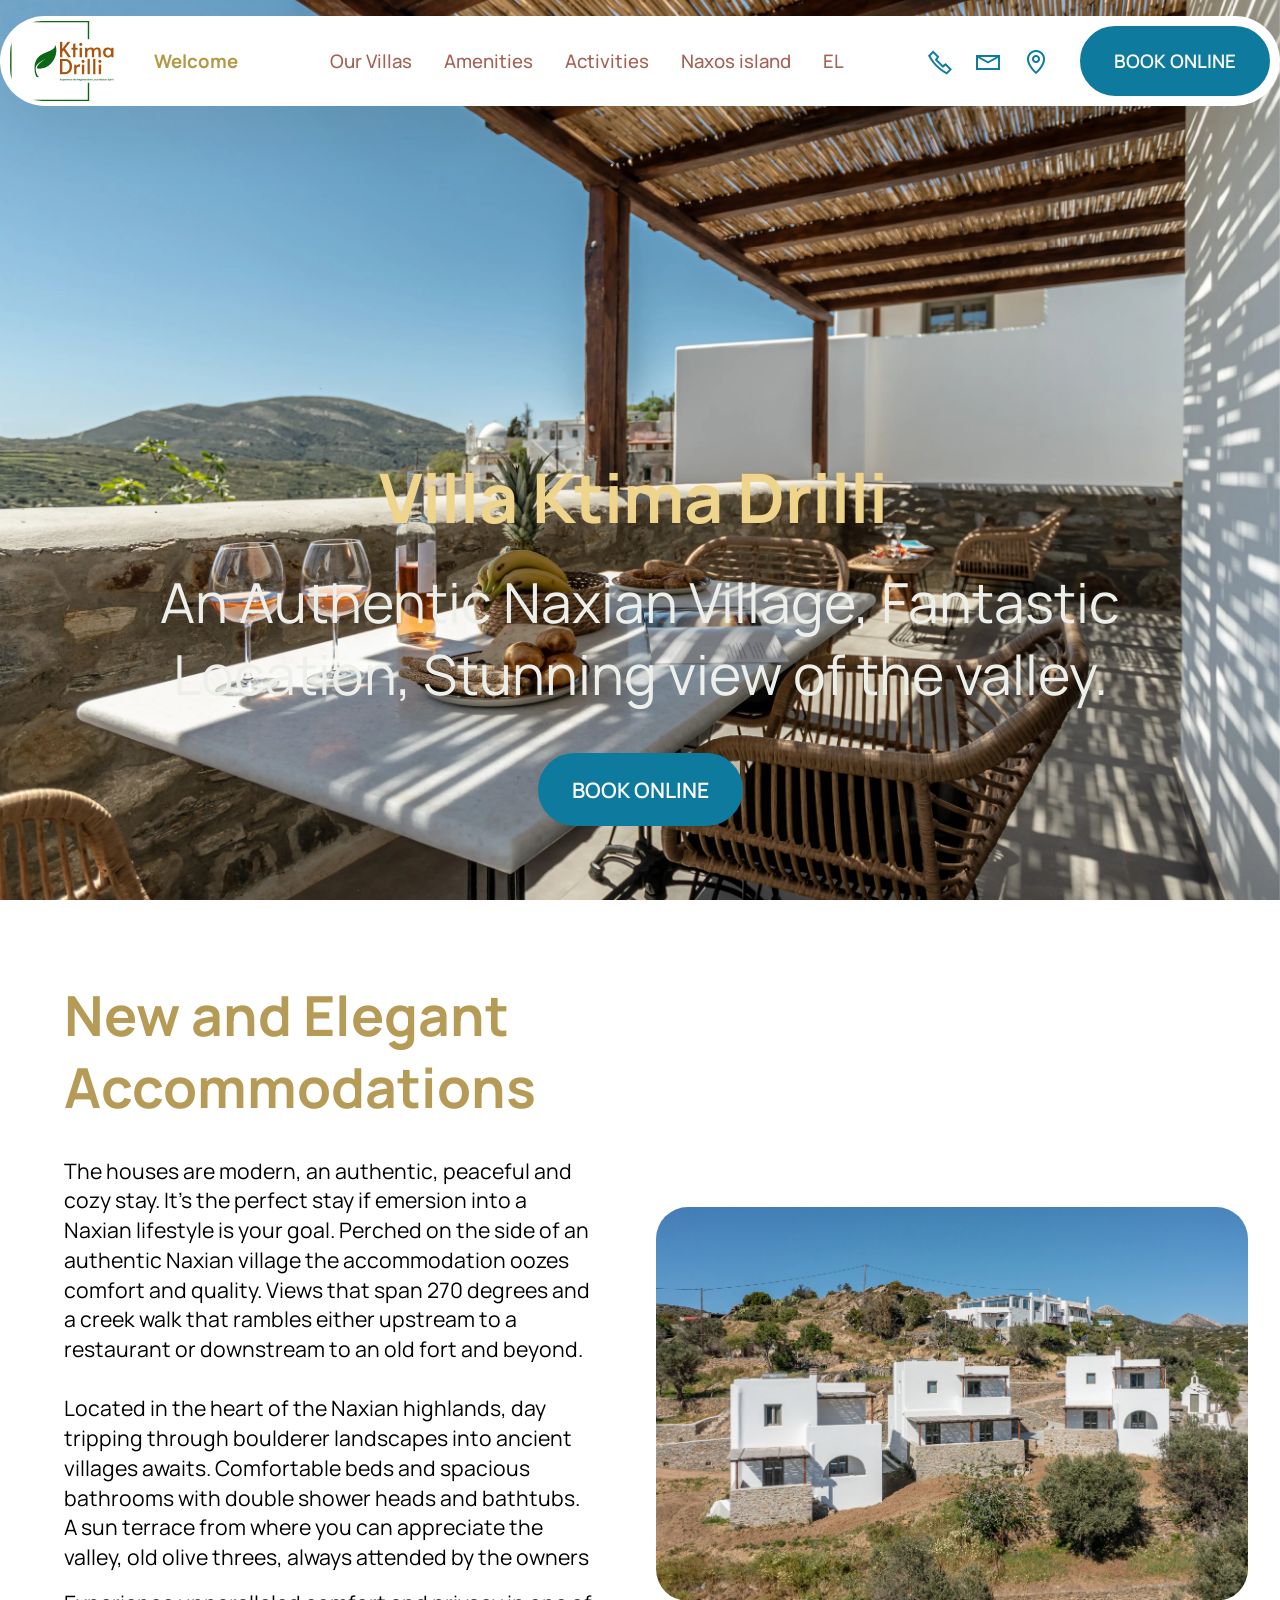
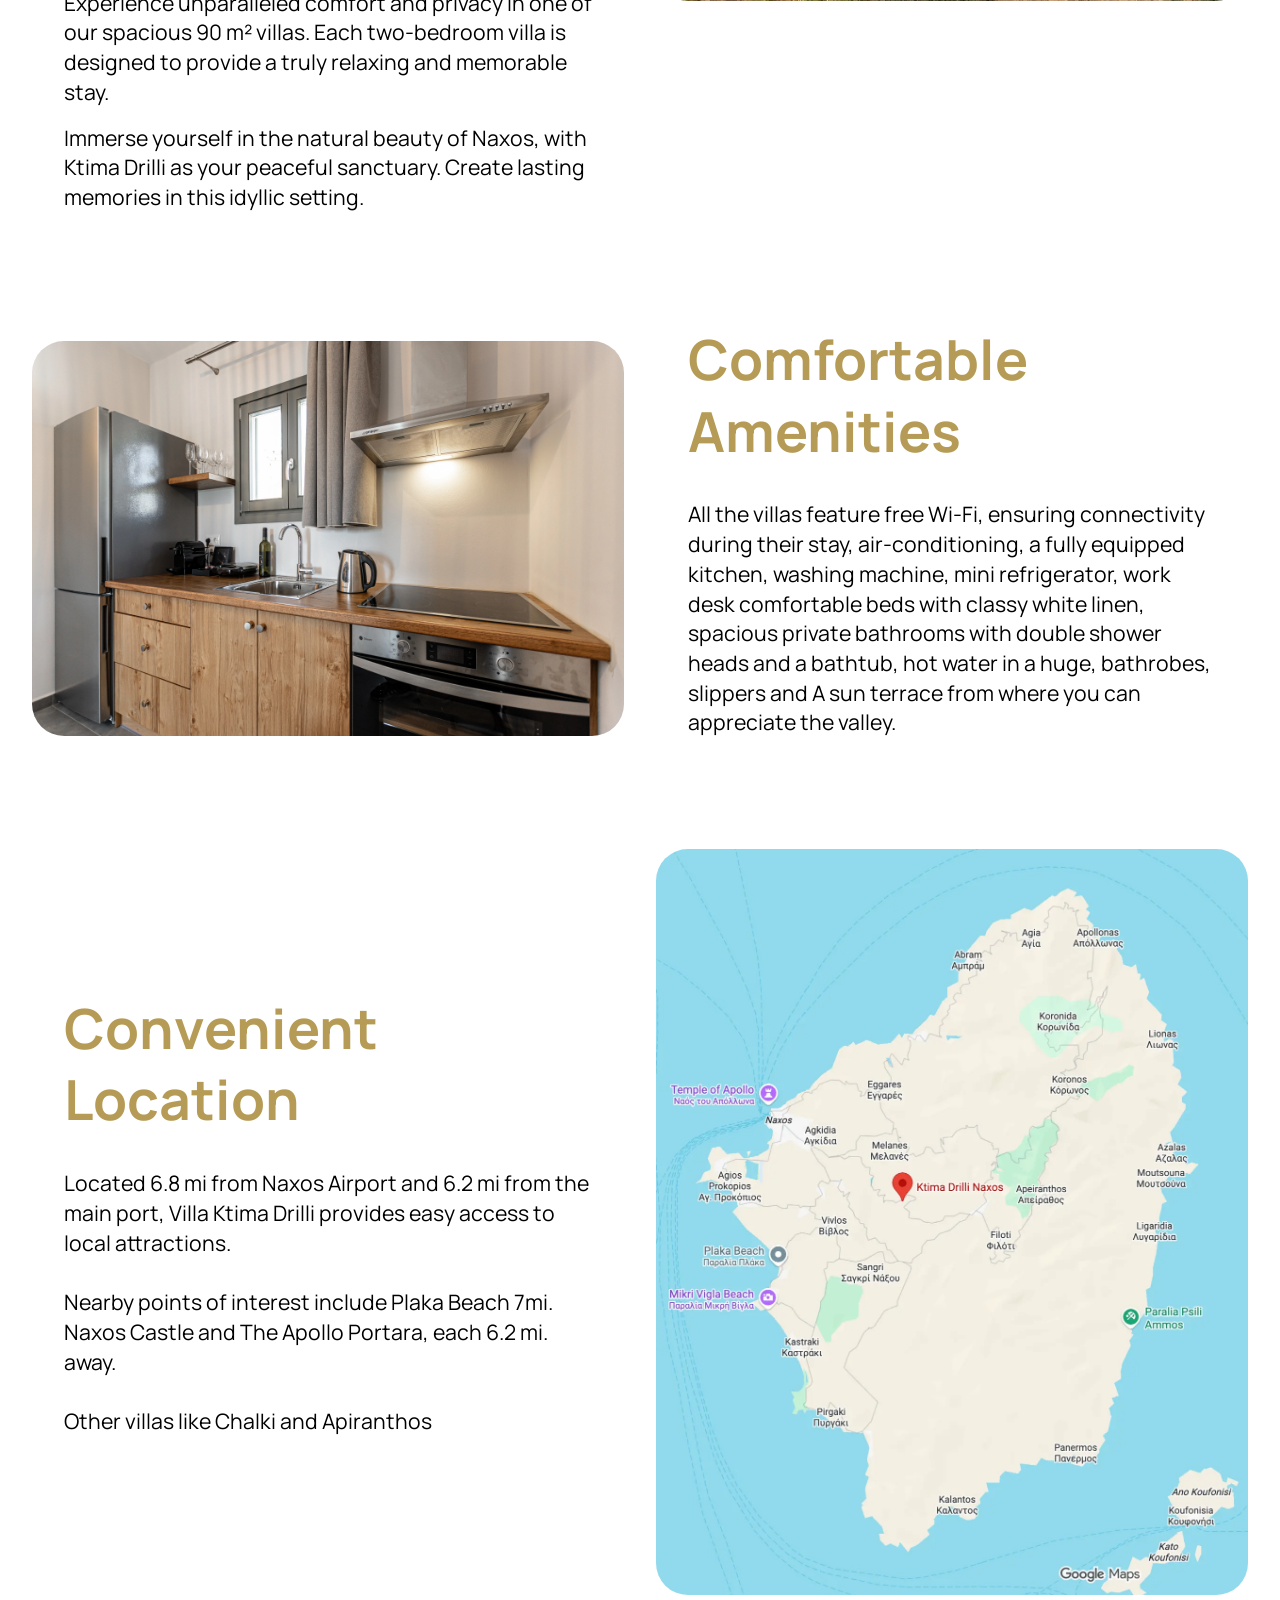
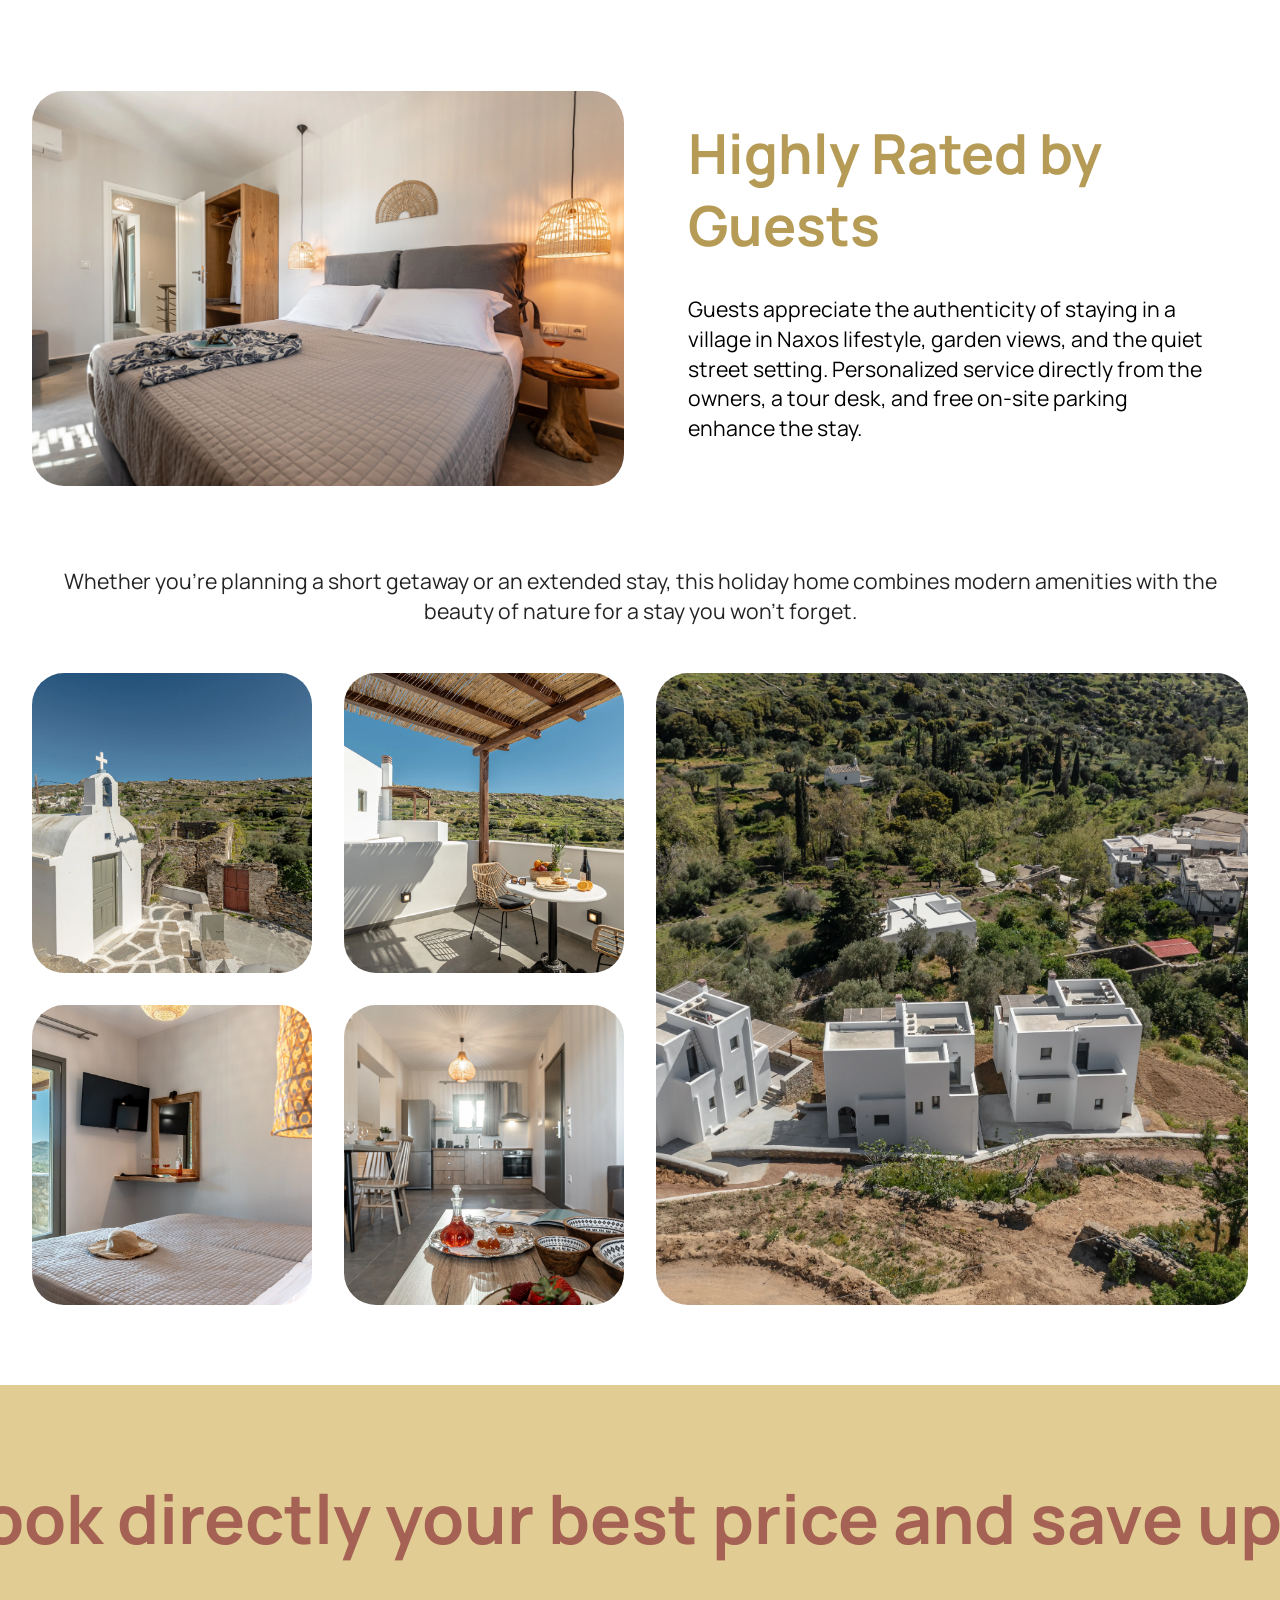
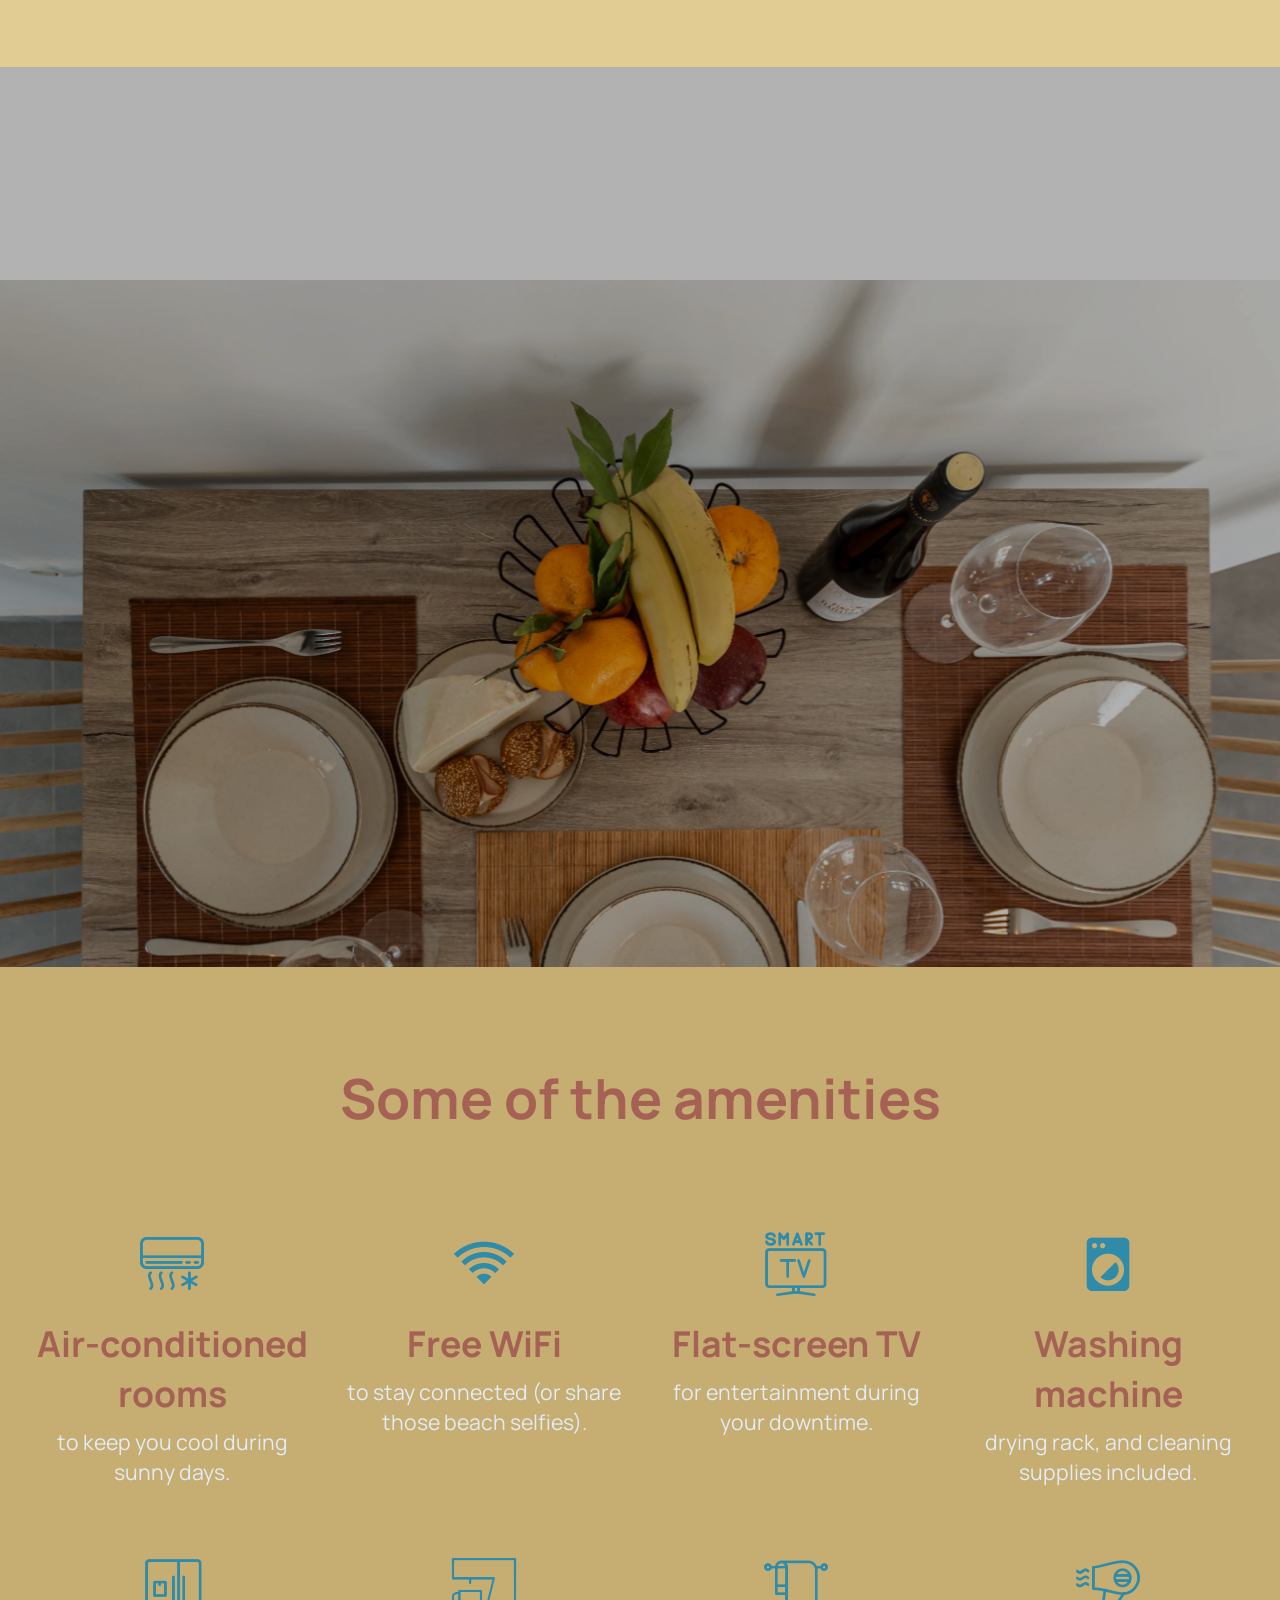
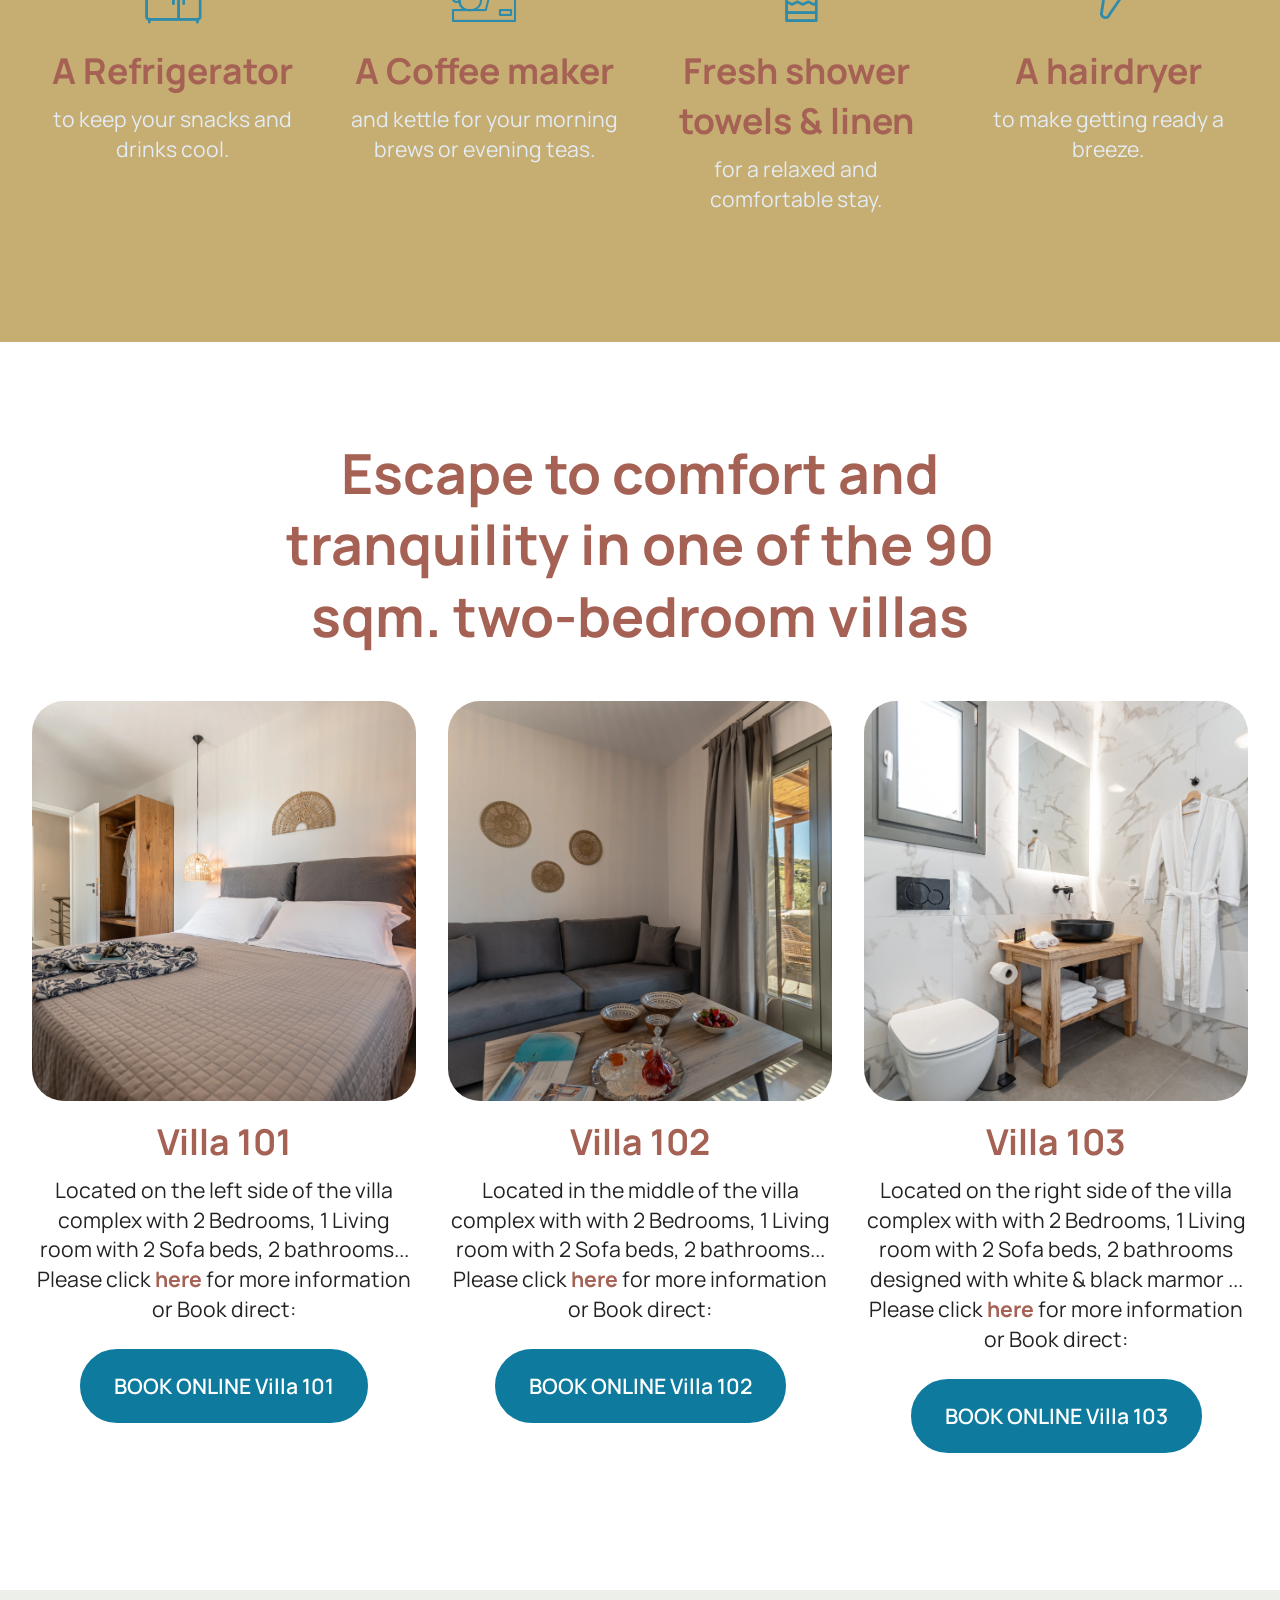
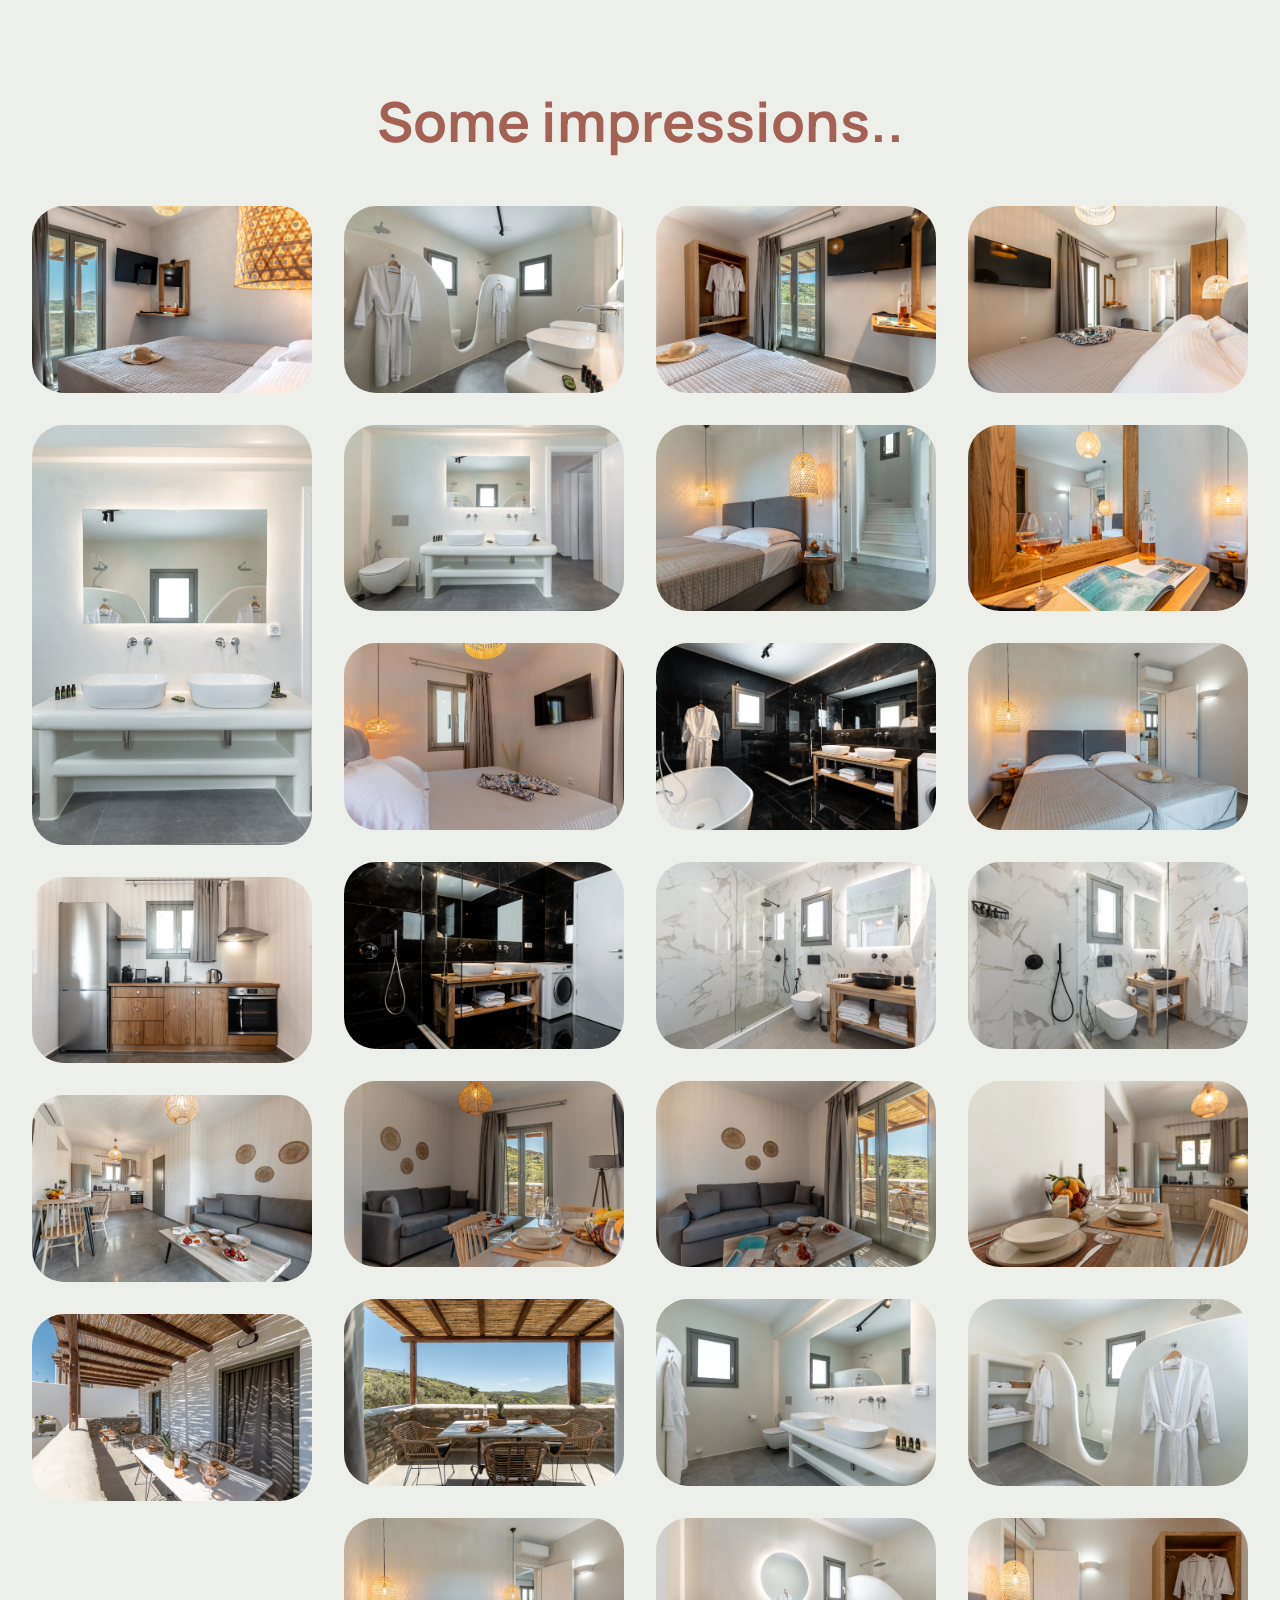
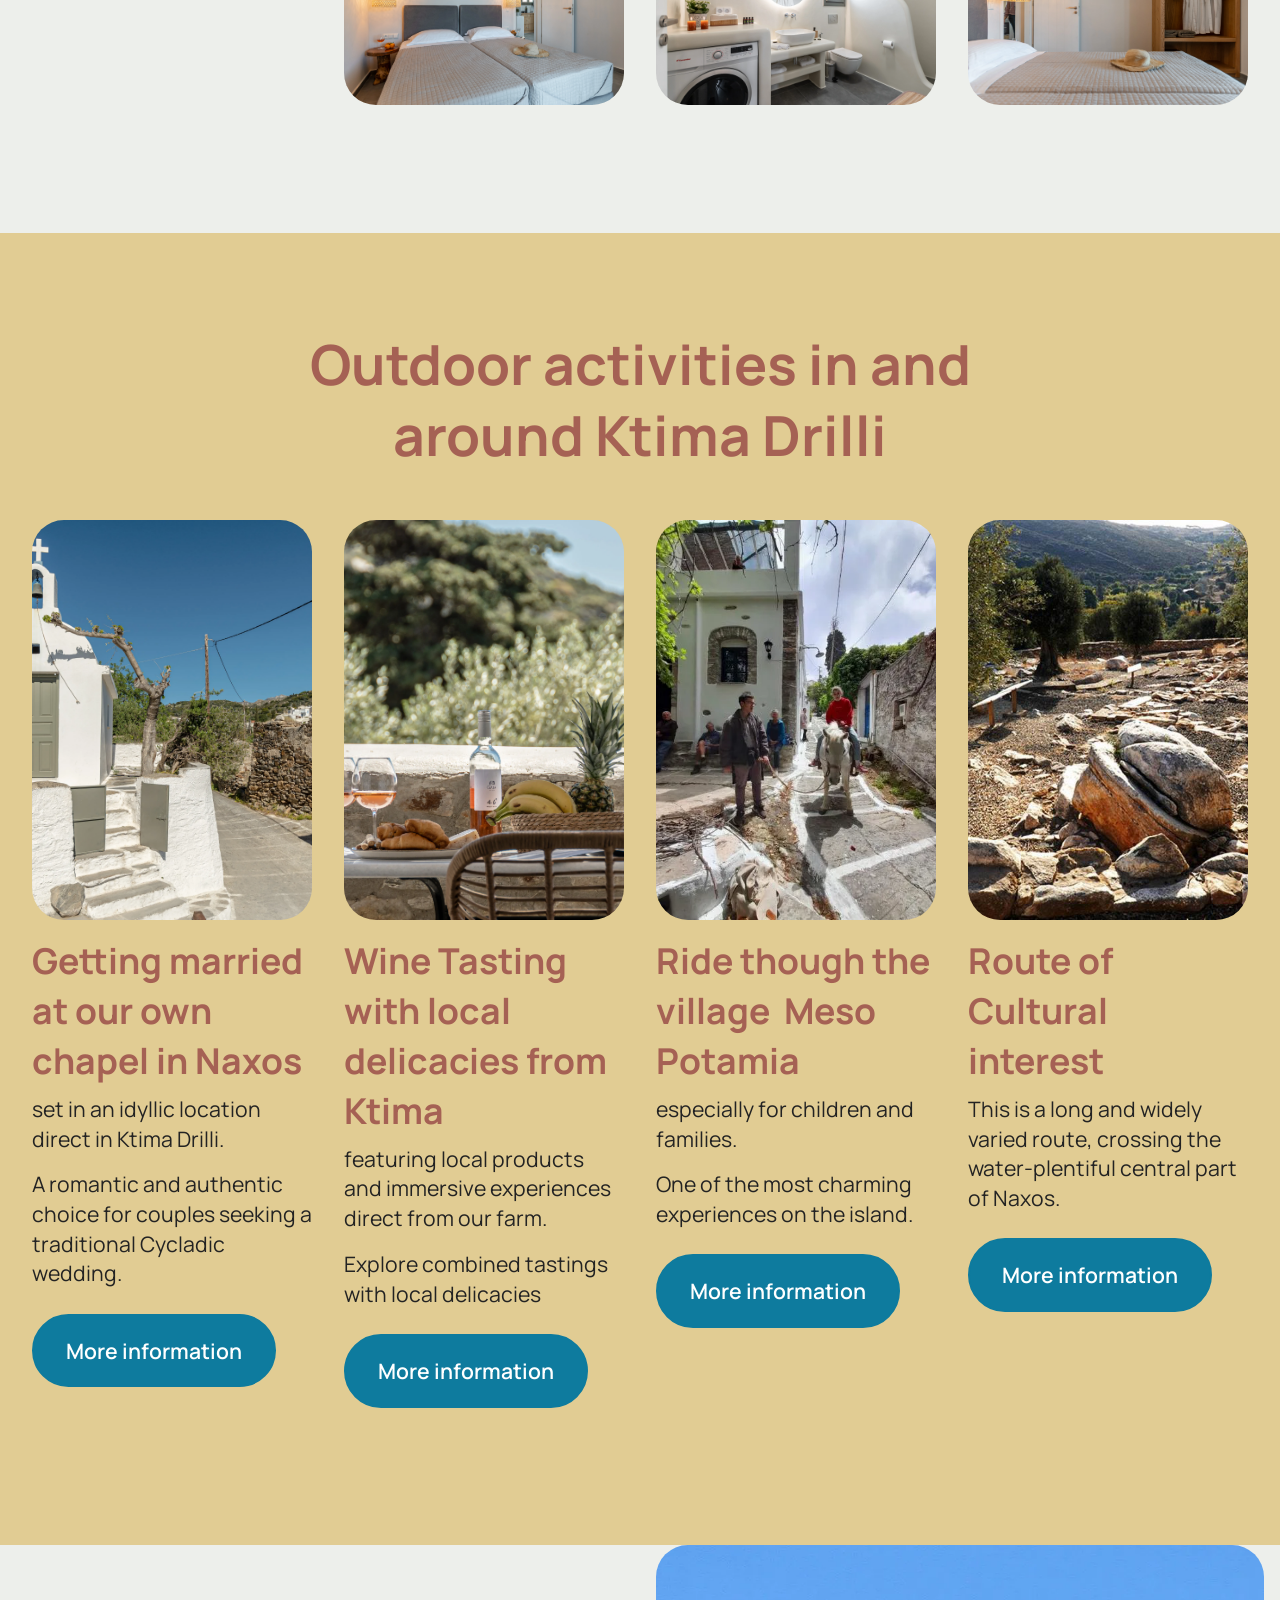
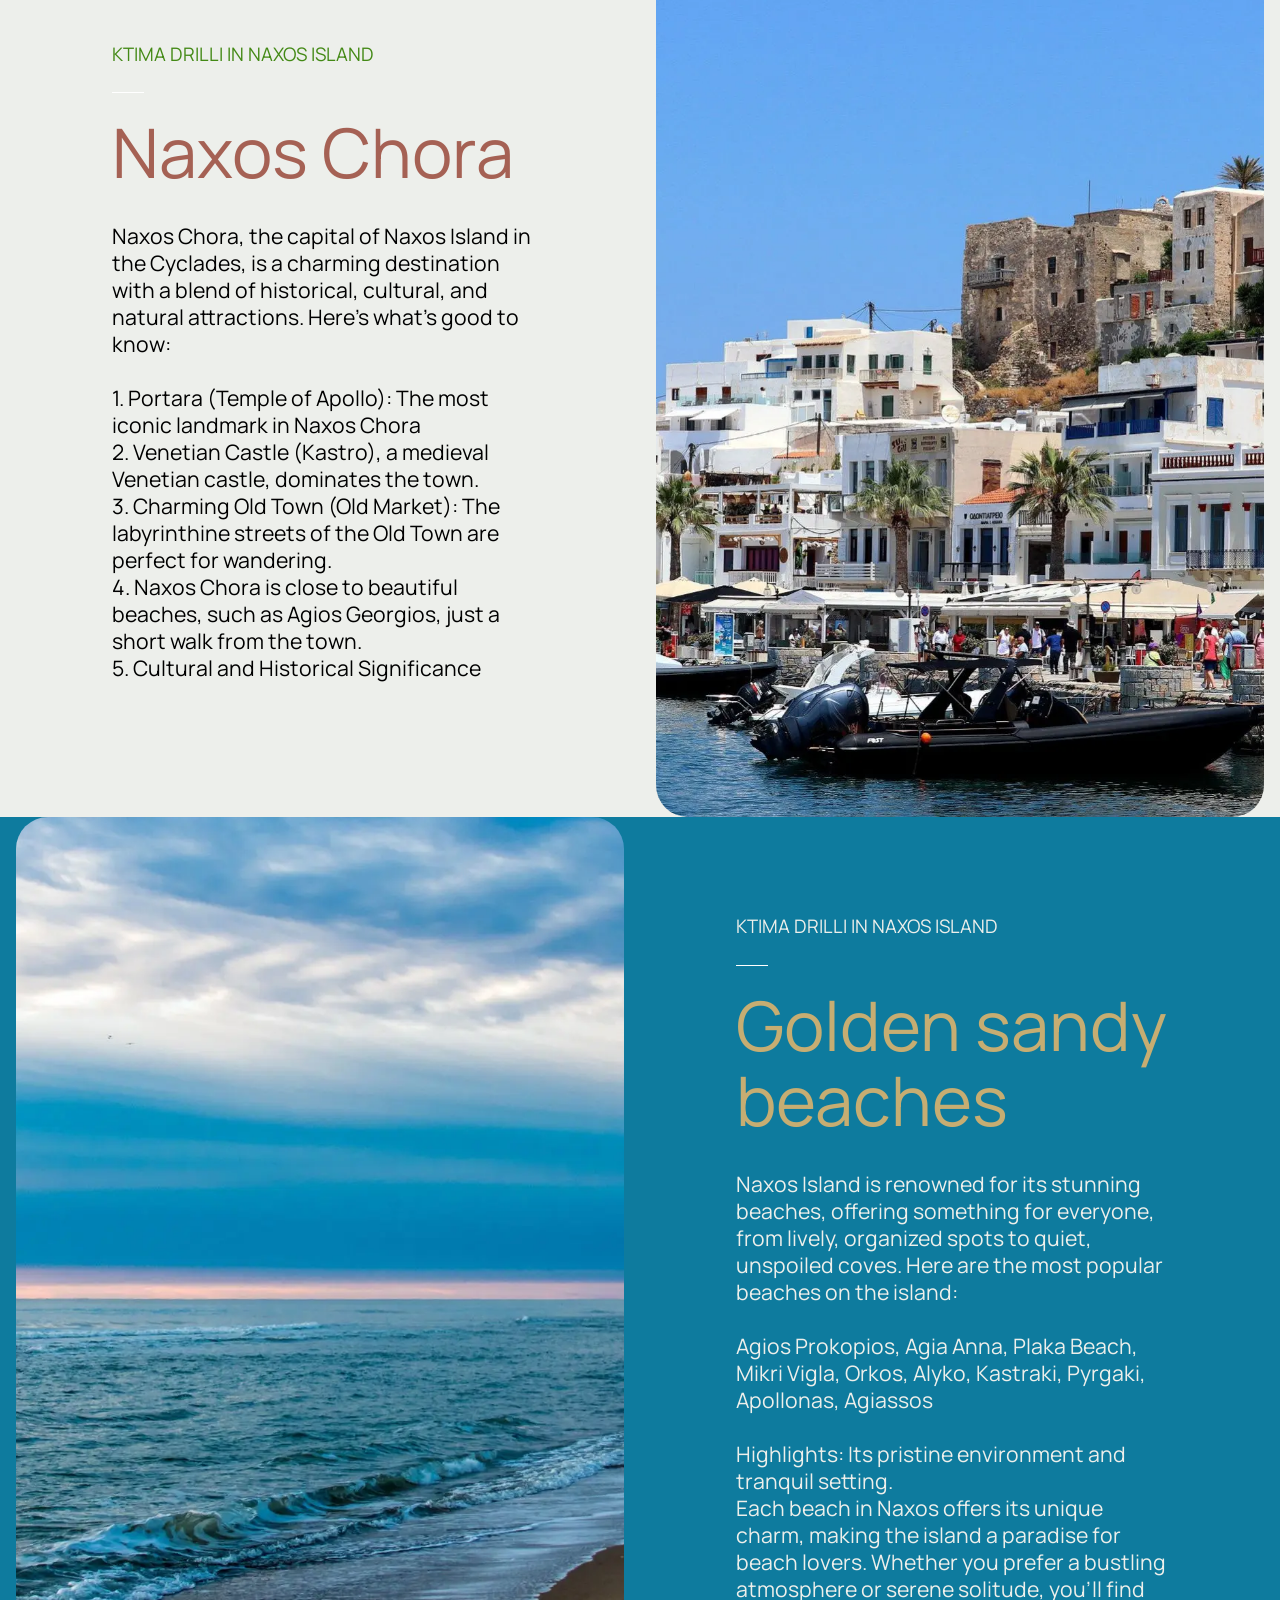
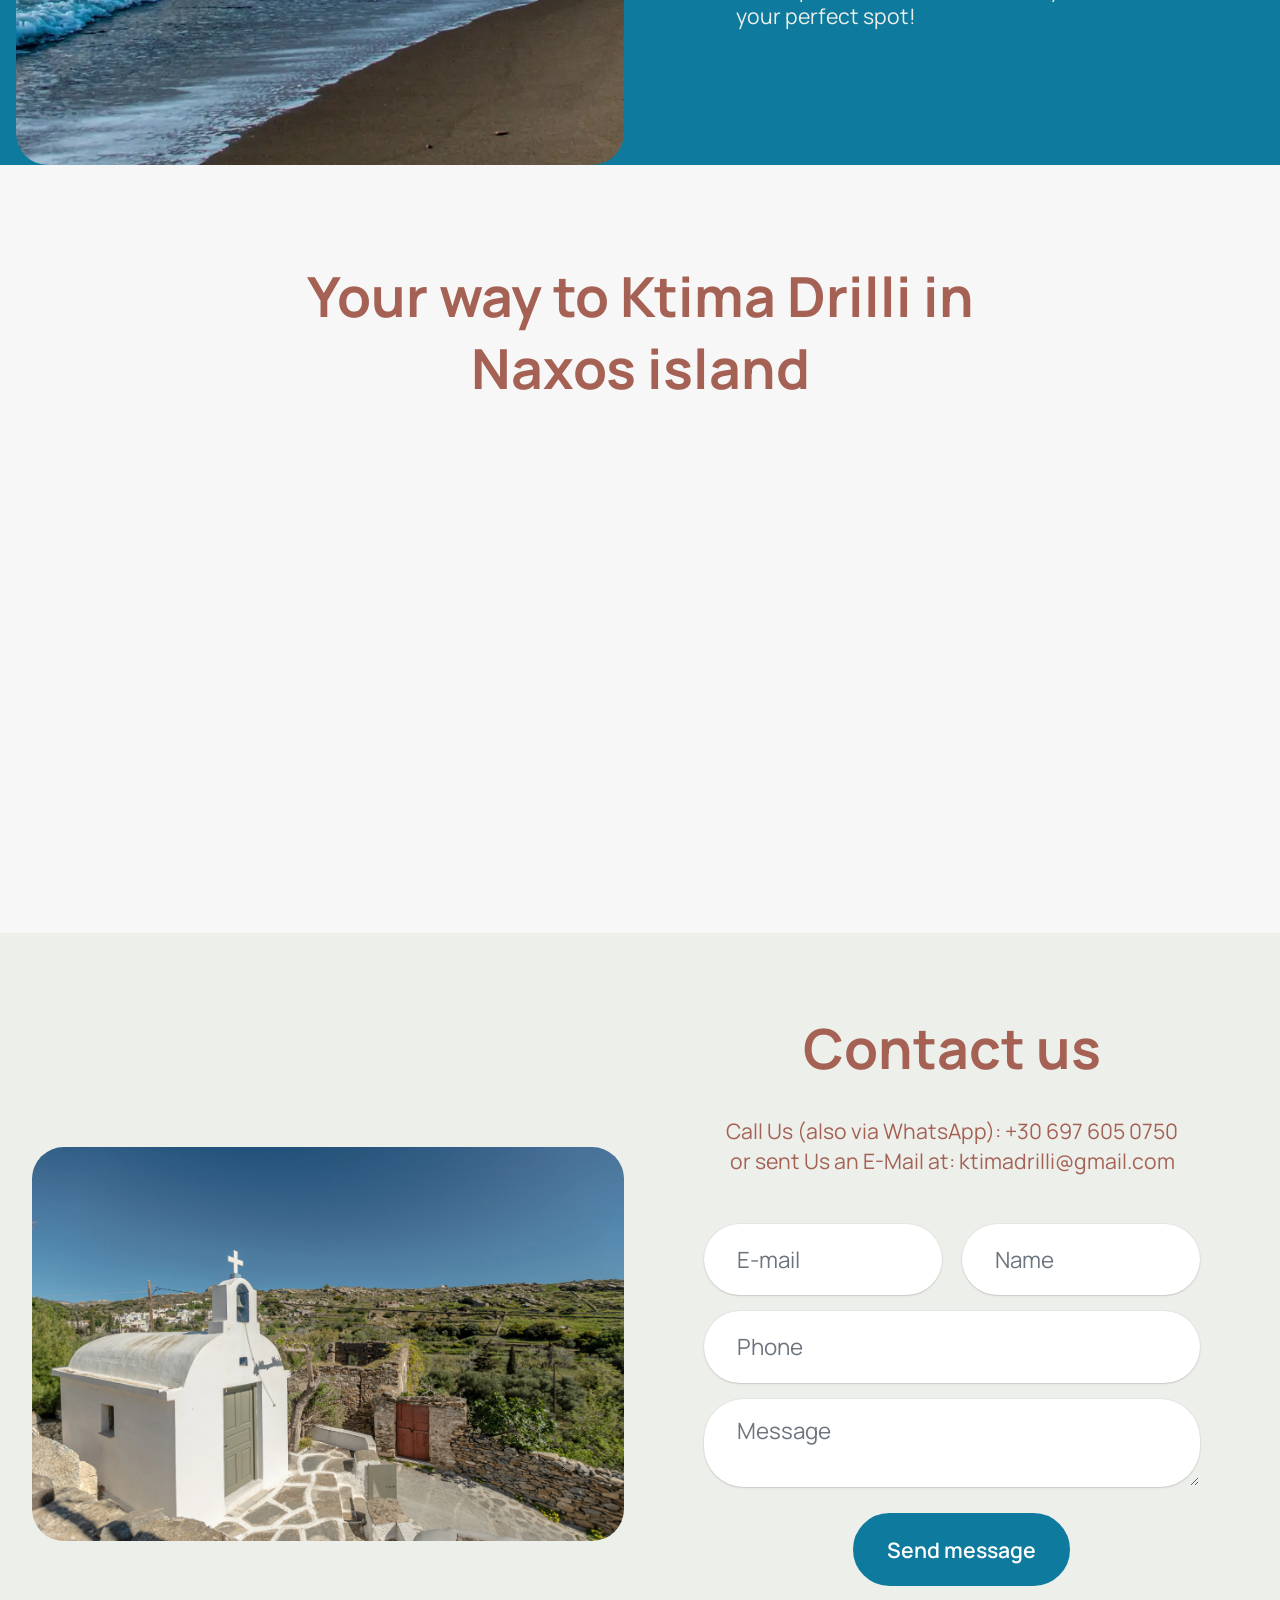
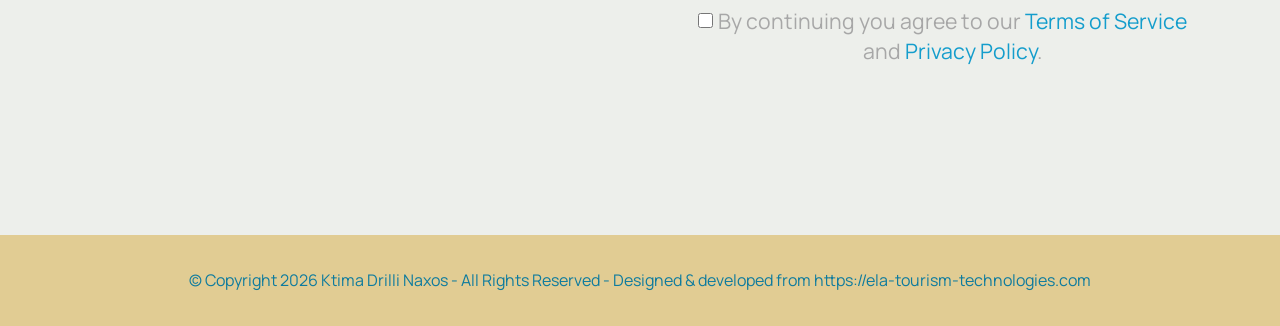
<file: index.html>
<!DOCTYPE html>
<html  >
<head>
  
  <meta charset="UTF-8">
  <meta http-equiv="X-UA-Compatible" content="IE=edge">
  
  <meta name="viewport" content="width=device-width, initial-scale=1, minimum-scale=1">
  <link rel="shortcut icon" href="assets/images/ktima-drilli-logo.webp" type="image/x-icon">
  <meta name="description" content="Ktima Drilli offers luxurious 90 m² villas in Naxos, blending comfort and natural beauty. Perfect for families, couples, or friends seeking a relaxing, private escape in Greece.">
  
  
  <title>Ktima Drilli: Luxury Villas in Naxos for a Tranquil Retreat</title>
  <link rel="stylesheet" href="assets/web/assets/mobirise-icons2/mobirise2.css">
  <link rel="stylesheet" href="assets/Material-Design-Icons/css/material.css">
  <link rel="stylesheet" href="assets/icon54/style.css">
  <link rel="stylesheet" href="assets/icon54-v3/style.css">
  <link rel="stylesheet" href="assets/icon54-v4/style.css">
  <link rel="stylesheet" href="assets/iconsMind/style.css">
  <link rel="stylesheet" href="assets/bootstrap/css/bootstrap.min.css">
  <link rel="stylesheet" href="assets/parallax/jarallax.css">
  <link rel="stylesheet" href="assets/web/assets/gdpr-plugin/gdpr-styles.css">
  <link rel="stylesheet" href="assets/dropdown/css/style.css">
  <link rel="stylesheet" href="assets/theme/css/style.css">
  <link rel="stylesheet" href="assets/gallery/style.css">
  <link rel="preload" href="https://fonts.googleapis.com/css2?family=Manrope:wght@400;700&display=swap&display=swap" as="style" onload="this.onload=null;this.rel='stylesheet'">
  <noscript><link rel="stylesheet" href="https://fonts.googleapis.com/css2?family=Manrope:wght@400;700&display=swap&display=swap"></noscript>
  <link rel="preload" as="style" href="assets/mobirise/css/mbr-additional.css?v=bNgAvC"><link rel="stylesheet" href="assets/mobirise/css/mbr-additional.css?v=bNgAvC" type="text/css">

  
  
  

</head>
<body>
  
  <section data-bs-version="5.1" class="menu menu2 cid-uKYtBYtmdM" once="menu" id="menu-5-uKYtBYtmdM">
	

	<nav class="navbar navbar-dropdown navbar-fixed-top navbar-expand-lg">
		<div class="container">
			<div class="navbar-brand">
				<span class="navbar-logo">
					
						<img src="assets/images/ktima-drilli-logo.webp" alt="" style="height: 5rem;">
					
				</span>
				<span class="navbar-caption-wrap"><a class="navbar-caption text-warning text-primary display-4" href="index.html#top">Welcome</a></span>
			</div>
			<button class="navbar-toggler" type="button" data-toggle="collapse" data-bs-toggle="collapse" data-target="#navbarSupportedContent" data-bs-target="#navbarSupportedContent" aria-controls="navbarNavAltMarkup" aria-expanded="false" aria-label="Toggle navigation">
				<div class="hamburger">
					<span></span>
					<span></span>
					<span></span>
					<span></span>
				</div>
			</button>
			<div class="collapse navbar-collapse" id="navbarSupportedContent">
				<ul class="navbar-nav nav-dropdown" data-app-modern-menu="true"><li class="nav-item">
						<a class="nav-link link text-secondary display-4" href="index.html#features03-1">Our Villas</a>
					</li><li class="nav-item"><a class="nav-link link text-secondary display-4" href="index.html#features7-5">Amenities</a></li>
					<li class="nav-item">
						<a class="nav-link link text-secondary display-4" href="index.html#events-1-uKYtBYwsa6">Activities</a>
					</li><li class="nav-item">
						<a class="nav-link link text-secondary display-4" href="index.html#features3-b" aria-expanded="false">Naxos island</a>
					</li><li class="nav-item"><a class="nav-link link text-secondary display-4" href="index.html#features3-b">EL</a></li></ul>
				<div class="icons-menu">
					<a class="iconfont-wrapper" href="https://wa.me/30 697 605 0750">
						<span class="p-2 mbr-iconfont mobi-mbri-phone mobi-mbri"></span>
					</a>
					<a class="iconfont-wrapper" href="mailto:ktimadrilli@gmail.com">
						<span class="p-2 mbr-iconfont mobi-mbri-letter mobi-mbri"></span>
					</a>
					<a class="iconfont-wrapper" href="index.html#map01-0">
						<span class="p-2 mbr-iconfont mobi-mbri-map-pin mobi-mbri"></span>
					</a>
					
				</div>
				<div class="navbar-buttons mbr-section-btn"><a class="btn btn-danger display-4" href="https://book.roompanda.com/ktima-drili-villas-naxos" target="_blank">BOOK ONLINE</a></div>
			</div>
		</div>
	</nav>
</section>

<section data-bs-version="5.1" class="header16 cid-uKYtBYtxY2 mbr-fullscreen mbr-parallax-background" id="hero-17-uKYtBYtxY2">
  
  
  <div class="container-fluid">
    <div class="row">
      <div class="content-wrap col-12 col-md-12">
        <h1 class="mbr-section-title mbr-fonts-style mbr-white mb-4 display-1">
          <strong>Villa Ktima Drilli&nbsp;</strong></h1>
        <h2 class="mbr-section-subtitle mbr-fonts-style mbr-white mb-4 display-2">An Authentic Naxian Village, Fantastic Location, Stunning view of the valley.</h2>
        
        <div class="mbr-section-btn"><a class="btn btn-danger display-7" href="https://book.roompanda.com/ktima-drili-villas-naxos" target="_blank">BOOK ONLINE</a></div>
      </div>
    </div>
  </div>
</section>

<section data-bs-version="5.1" class="article4 cid-uKYtBYt6i1" id="about-us-4-uKYtBYt6i1">
	

	
	

	<div class="container">
		<div class="row justify-content-center">
			<div class="col-12 col-md-12 col-lg-6 image-wrapper">
				<img class="w-100" src="assets/images/ktima-drilli-3.webp" alt="">
			</div>
			<div class="col-12 col-md-12 col-lg">
				<div class="text-wrapper align-left">
					<h1 class="mbr-section-title mbr-fonts-style mb-4 display-2"><strong>New and Elegant Accommodations</strong></h1>
					<p class="mbr-text mbr-fonts-style mb-3 display-7">The houses are modern, an authentic, peaceful and cozy stay. It’s the perfect stay if emersion into a Naxian lifestyle is your goal. Perched on the side of an authentic Naxian village the accommodation oozes comfort and quality. Views that span 270 degrees and a creek walk that rambles either upstream to a restaurant or downstream to an old fort and beyond. <br><br>Located in the heart of the Naxian highlands, day tripping through boulderer landscapes into ancient villages awaits. Comfortable beds and spacious bathrooms with double shower heads and bathtubs. A sun terrace from where you can appreciate the valley, old olive threes, always attended by the owners</p>

					<p class="mbr-text mbr-fonts-style mb-3 display-7">Experience unparalleled comfort and privacy in one of our spacious 90 m² villas. Each two-bedroom villa is designed to provide a truly relaxing and memorable stay.</p>
					<p class="mbr-text mbr-fonts-style mb-3 display-7">Immerse yourself in the natural beauty of Naxos, with Ktima Drilli as your peaceful sanctuary. Create lasting memories in this idyllic setting.</p>
					
				</div>
			</div>
		</div>
	</div>
</section>

<section data-bs-version="5.1" class="article4 cid-vnPBdshU7m" id="article04-1y">
	

	
	

	<div class="container">
		<div class="row justify-content-center">
			<div class="col-12 col-md-12 col-lg-6 image-wrapper">
				<img class="w-100" src="assets/images/ktima-drilli-25.webp" alt="">
			</div>
			<div class="col-12 col-md-12 col-lg">
				<div class="text-wrapper align-left">
					<h1 class="mbr-section-title mbr-fonts-style mb-4 display-2"><strong>Comfortable Amenities</strong></h1>
					<p class="mbr-text mbr-fonts-style mb-3 display-7">All the villas feature free Wi-Fi, ensuring connectivity during their stay, air-conditioning, a fully equipped kitchen, washing machine, mini refrigerator, work desk comfortable beds with classy white linen, spacious private bathrooms with double shower heads and a bathtub, hot water in a huge, bathrobes, slippers and A sun terrace from where you can appreciate the valley.&nbsp;</p>

					<p class="mbr-text mbr-fonts-style mb-3 display-7"></p>
					<p class="mbr-text mbr-fonts-style mb-3 display-7"></p>
					
				</div>
			</div>
		</div>
	</div>
</section>

<section data-bs-version="5.1" class="article4 cid-vnPBJ2htoQ" id="article04-1z">
	

	
	

	<div class="container">
		<div class="row justify-content-center">
			<div class="col-12 col-md-12 col-lg-6 image-wrapper">
				<img class="w-100" src="assets/images/bildschirmfoto202026-06-2820um2012.04.39-1256x1583.webp" alt="">
			</div>
			<div class="col-12 col-md-12 col-lg">
				<div class="text-wrapper align-left">
					<h1 class="mbr-section-title mbr-fonts-style mb-4 display-2"><strong>Convenient Location</strong></h1>
					<p class="mbr-text mbr-fonts-style mb-3 display-7">Located 6.8 mi from Naxos Airport and 6.2 mi from the main port, Villa Ktima Drilli provides easy access to local attractions. <br><br>Nearby points of interest include Plaka Beach 7mi. Naxos Castle and The Apollo Portara, each 6.2 mi. away. <br><br>Other villas like Chalki and Apiranthos</p>

					<p class="mbr-text mbr-fonts-style mb-3 display-7"></p>
					<p class="mbr-text mbr-fonts-style mb-3 display-7"></p>
					
				</div>
			</div>
		</div>
	</div>
</section>

<section data-bs-version="5.1" class="article4 cid-vnPCD2FmBz" id="article04-20">
	

	
	

	<div class="container">
		<div class="row justify-content-center">
			<div class="col-12 col-md-12 col-lg-6 image-wrapper">
				<img class="w-100" src="assets/images/ktima-drilli-99.webp" alt="">
			</div>
			<div class="col-12 col-md-12 col-lg">
				<div class="text-wrapper align-left">
					<h1 class="mbr-section-title mbr-fonts-style mb-4 display-2"><strong>Highly Rated by Guests</strong></h1>
					<p class="mbr-text mbr-fonts-style mb-3 display-7">Guests appreciate the authenticity of staying in a village in Naxos lifestyle, garden views, and the quiet street setting. Personalized service directly from the owners, a tour desk, and free on-site parking enhance the stay.</p>

					<p class="mbr-text mbr-fonts-style mb-3 display-7"></p>
					<p class="mbr-text mbr-fonts-style mb-3 display-7"></p>
					
				</div>
			</div>
		</div>
	</div>
</section>

<section data-bs-version="5.1" class="gallery05 cid-uNybb26QUa" id="gallery05-3">
    

    
    
    <div class="container">
        <div class="row justify-content-center">
            <div class="col-md-12 content-head mb-5">
                
                <p class="mbr-text mbr-fonts-style mt-4 mb-0 display-7">
                    Whether you’re planning a short getaway or an extended stay, this holiday home combines modern amenities with the beauty of nature for a stay you won’t forget.</p>
            </div>
        </div>
        <div class="row justify-content-center  blockContent">
            <div class="col-12 col-lg-6">
                <div class="row">
                    <div class="col-xs-12 col-sm-12 col-md-6 col-lg-6 active">
                        <div class="item-wrapper">
                            <div class="item-img">
                                <img src="assets/images/ktima-drilli-11.webp" alt="" title="" data-slide-to="0" data-bs-slide-to="0" class="smallImage">
                            </div>

                        </div>
                    </div>
                    <div class="col-md-6 col-xs-12 col-sm-12 col-lg-6">
                        <div class="item-wrapper">
                            <div class="item-img">
                                <img src="assets/images/ktima-drilli-108.webp" alt="" title="" data-slide-to="1" data-bs-slide-to="1" class="smallImage">
                            </div>

                        </div>
                    </div>
                    <div class="col-xs-12 col-sm-12 col-md-6 col-lg-6">
                        <div class="item-wrapper">
                            <div class="item-img">
                                <img src="assets/images/ktima-drilli-61.webp" alt="" title="" data-slide-to="2" data-bs-slide-to="2" class="smallImage">
                            </div>
                        </div>
                    </div>
                    <div class="col-xs-12 col-sm-12 col-md-6 col-lg-6">
                        <div class="item-wrapper">
                            <div class="item-img">
                                <img src="assets/images/ktima-drilli-32.webp" alt="" title="" data-slide-to="3" data-bs-slide-to="3" class="smallImage">
                            </div>
                        </div>
                    </div>
                </div>
            </div>
            <div class="col-12 col-lg-6">
                <div class="item-wrapper">
                    <div class="item-img ">
                        <img class="w-100 largeImage" src="assets/images/ktima-drilli-6.webp" alt="" data-slide-to="3" data-bs-slide-to="3">
                    </div>

                </div>
            </div>
        </div>
    </div>
</section>

<section data-bs-version="5.1" class="gallery10 cid-uKYtBYyLE2" id="features-61-uKYtBYyLE2">
  


  <div class="container-fluid">

      <div class="loop-container">
        <div class="item display-1" data-linewords="Book directly your best price and save up to 20%*" data-direction="-1" data-speed="0.05">☁️ Best offers ☁️ Free delivery ☁️ Perfect design ☁️ Comfort ☁️ Support 24/7 ☁️ Vibes</div>

        <div class="item display-1" data-linewords="Book directly your best price and save up to 20%*" data-direction="-1" data-speed="0.05">☁️ Best offers ☁️ Free delivery ☁️ Perfect design ☁️ Comfort ☁️ Support 24/7 ☁️ Vibes</div>
      </div>
    
  </div>
</section>

<section data-bs-version="5.1" class="header18 cid-uKYtBYvXwP mbr-fullscreen mbr-parallax-background" id="video-5-uKYtBYvXwP">
  

  <div class="mbr-overlay" style="opacity: 0.3; background-color: rgb(0, 0, 0);"></div>
  <div class="container-fluid">
    <div class="row">
    </div>
  </div>
</section>

<section data-bs-version="5.1" class="formulam5 features7 cid-uNWDgXG5sq" id="features7-5">
  

  
  
  <div class="container-fluid">
    <div class="row justify-content-center mb-5">
      <div class="col-12 mb-0 content-head">
        <h3 class="mbr-section-title mbr-fonts-style align-center display-2"><strong>Some of the amenities</strong></h3>
        
      </div>
    </div>
    <div class="row justify-content-center">
      <div class="item features-without-image col-12 col-md-6 col-lg-3">
        <div class="item-wrapper">
          <div class="card-box align-left">
            <div class="iconfont-wrapper mb-3">
              <span class="mbr-iconfont icon54-v1-air-conditioner1"></span>
            </div>
            <h5 class="card-title mbr-fonts-style display-5">
              <strong>Air-conditioned rooms</strong></h5>
            <p class="card-text mbr-fonts-style mb-3 display-7">
              to keep you cool during sunny days.
            </p>

          </div>
        </div>
      </div>
      <div class="item features-without-image col-12 col-md-6 col-lg-3">
        <div class="item-wrapper">
          <div class="card-box align-left">
            <div class="iconfont-wrapper mb-3">
              <span class="mbr-iconfont mobi-mbri-wifi mobi-mbri"></span>
            </div>
            <h5 class="card-title mbr-fonts-style display-5">
              <strong>Free WiFi</strong></h5>
            <p class="card-text mbr-fonts-style mb-3 display-7">
              to stay connected (or share those beach selfies).</p>

          </div>
        </div>
      </div>
      <div class="item features-without-image col-12 col-md-6 col-lg-3">
        <div class="item-wrapper">
          <div class="card-box align-left">
            <div class="iconfont-wrapper mb-3">
              <span class="mbr-iconfont icon54-v3-smart-tv"></span>
            </div>
            <h5 class="card-title mbr-fonts-style display-5">
              <strong>Flat-screen TV</strong></h5>
            <p class="card-text mbr-fonts-style mb-3 display-7">
              for entertainment during your downtime.
            </p>

          </div>
        </div>
      </div><div class="item features-without-image col-12 col-md-6 col-lg-3">
        <div class="item-wrapper">
          <div class="card-box align-left">
            <div class="iconfont-wrapper mb-3">
              <span class="mbr-iconfont mdi-maps-local-laundry-service"></span>
            </div>
            <h5 class="card-title mbr-fonts-style display-5">
              <strong>Washing machine</strong></h5>
            <p class="card-text mbr-fonts-style mb-3 display-7">drying rack, and cleaning supplies included.
            </p>

          </div>
        </div>
      </div><div class="item features-without-image col-12 col-md-6 col-lg-3">
        <div class="item-wrapper">
          <div class="card-box align-left">
            <div class="iconfont-wrapper mb-3">
              <span class="mbr-iconfont icon54-v4-refrigerator"></span>
            </div>
            <h5 class="card-title mbr-fonts-style display-5">
              <strong>A Refrigerator</strong></h5>
            <p class="card-text mbr-fonts-style mb-3 display-7">
              to keep your snacks and drinks cool.
            </p>

          </div>
        </div>
      </div><div class="item features-without-image col-12 col-md-6 col-lg-3">
        <div class="item-wrapper">
          <div class="card-box align-left">
            <div class="iconfont-wrapper mb-3">
              <span class="mbr-iconfont imind-coffee-machine"></span>
            </div>
            <h5 class="card-title mbr-fonts-style display-5">
              <strong>A Coffee maker</strong></h5>
            <p class="card-text mbr-fonts-style mb-3 display-7">
              and kettle for your morning brews or evening teas.
            </p>

          </div>
        </div>
      </div><div class="item features-without-image col-12 col-md-6 col-lg-3">
        <div class="item-wrapper">
          <div class="card-box align-left">
            <div class="iconfont-wrapper mb-3">
              <span class="mbr-iconfont icon54-v3-towels-3"></span>
            </div>
            <h5 class="card-title mbr-fonts-style display-5">
              <strong>Fresh shower towels &amp; linen</strong></h5>
            <p class="card-text mbr-fonts-style mb-3 display-7">
              for a relaxed and comfortable stay.
            </p>

          </div>
        </div>
      </div><div class="item features-without-image col-12 col-md-6 col-lg-3">
        <div class="item-wrapper">
          <div class="card-box align-left">
            <div class="iconfont-wrapper mb-3">
              <span class="mbr-iconfont icon54-v1-hairdryer"></span>
            </div>
            <h5 class="card-title mbr-fonts-style display-5">
              <strong>A hairdryer</strong></h5>
            <p class="card-text mbr-fonts-style mb-3 display-7">
              to make getting ready a breeze.
            </p>

          </div>
        </div>
      </div>
      <div class="col-12">

        
      </div>
    </div>
  </div>
</section>

<section data-bs-version="5.1" class="features03 cid-uLyL7iqrpQ" id="features03-1">
	
	
	<div class="container-fluid">
		<div class="row justify-content-center mb-5">
			<div class="col-12 content-head">
				<div class="mbr-section-head">
					<h4 class="mbr-section-title mbr-fonts-style align-center mb-0 display-2">
						<strong>Escape to comfort and tranquility in one of the 90 sqm. two-bedroom villas</strong></h4>
					
				</div>
			</div>
		</div>
		<div class="row">
			<div class="item features-image col-12 col-md-6 col-lg-4 active">
				<div class="item-wrapper">
					<div class="item-img mb-3">
						<a href="page1.html#slider3-r"><img src="assets/images/ktima-drilli-994.webp" alt="" title=""></a>
					</div>
					<div class="item-content align-left">
						<h5 class="item-title mbr-fonts-style mt-0 mb-2 display-5">
							<a href="page1.html#slider3-r" class="text-secondary"><strong>Villa 101</strong></a></h5>
						<p class="mbr-text mbr-fonts-style mb-3 display-7">Located on the left side of the villa complex with 2 Bedrooms, 1 Living room with&nbsp;2 Sofa beds, 2 bathrooms...<br>Please click <a href="page1.html#slider3-r" class="text-secondary"><strong>here</strong></a> for more information or Book direct:</p>
						<div class="mbr-section-btn item-footer"><a class="btn item-btn btn-danger display-7" href="https://book.roompanda.com/ktima-drili-villas-naxos">BOOK ONLINE Villa 101</a></div>
					</div>
				</div>
			</div>
			<div class="item features-image col-12 col-md-6 col-lg-4">
				<div class="item-wrapper">
					<div class="item-img mb-3">
						<a href="page2.html#slider3-x"><img src="assets/images/ktima-drilli-16.webp" alt="" title="" data-slide-to="1" data-bs-slide-to="1"></a>
					</div>
					<div class="item-content align-left">
						<h5 class="item-title mbr-fonts-style mb-2 mt-0 display-5">
							<a href="page2.html#slider3-x" class="text-secondary"><strong>Villa 102</strong></a></h5>
						<p class="mbr-text mbr-fonts-style mb-3 display-7">
						Located in the middle of the villa complex with&nbsp;with 2 Bedrooms, 1 Living room with 2 Sofa beds, 2 bathrooms...<br>Please click <a href="page2.html#slider3-x" class="text-secondary"><strong>here</strong></a> for more information or Book direct:<br>
						</p>
						<div class="mbr-section-btn item-footer"><a class="btn item-btn btn-danger display-7" href="https://book.roompanda.com/ktima-drili-villas-naxos">BOOK ONLINE Villa 102</a></div>
					</div>
				</div>
			</div>
			<div class="item features-image col-12 col-md-6 col-lg-4">
				<div class="item-wrapper">
					<div class="item-img mb-3">
						<a href="page3.html#slider3-15"><img src="assets/images/ktima-drilli-132.webp" alt="" title="" data-slide-to="2" data-bs-slide-to="2"></a>
					</div>
					<div class="item-content align-left">
						<h5 class="item-title mbr-fonts-style mb-2 mt-0 display-5">
						    <a href="page3.html#slider3-15" class="text-secondary"><strong>Villa 103</strong></a></h5>
						<p class="mbr-text mbr-fonts-style mb-3 display-7">
						Located on the right side of the villa complex with with 2 Bedrooms, 1 Living room with 2 Sofa beds, 2 bathrooms designed with white &amp; black marmor ...<br>Please click <a href="page3.html#slider3-15" class="text-secondary"><strong>here</strong></a> for more information or Book direct:<br>
						</p>
						<div class="mbr-section-btn item-footer"><a class="btn item-btn btn-danger display-7" href="https://book.roompanda.com/ktima-drili-villas-naxos">BOOK ONLINE Villa 103</a></div>
					</div>
				</div>
			</div>
		</div>
	</div>
</section>

<section data-bs-version="5.1" class="gallery1 mbr-gallery cid-uO5lzoY9HJ" id="gallery02-7">   
    
    

    <div class="container-fluid">
        <div class="row justify-content-center">
            <div class="col-12 content-head">
                <div class="mbr-section-head mb-5">
                    <h3 class="mbr-section-title mbr-fonts-style align-center m-0 display-2"><strong>Some impressions..</strong></h3>
                    
                </div>
            </div>
        </div>
        <div class="row mbr-gallery mbr-masonry" data-masonry="{&quot;percentPosition&quot;: true }">
            <div class="col-12 col-md-6 col-lg-3 item gallery-image">
                <div class="item-wrapper" data-toggle="modal" data-bs-toggle="modal" data-target="#vBdxRcGRQe-modal" data-bs-target="#vBdxRcGRQe-modal">
                    <img class="w-100" src="assets/images/ktima-drilli-61.webp" alt="" data-slide-to="0" data-bs-slide-to="0" data-target="#lb-vBdxRcGRQe" data-bs-target="#lb-vBdxRcGRQe">
                    <div class="icon-wrapper">
                        <span class="mobi-mbri mobi-mbri-search mbr-iconfont mbr-iconfont-btn"></span>
                    </div>
                </div>
                
            </div>
            <div class="col-12 col-md-6 col-lg-3 item gallery-image">
                <div class="item-wrapper" data-toggle="modal" data-bs-toggle="modal" data-target="#vBdxRcGRQe-modal" data-bs-target="#vBdxRcGRQe-modal">
                    <img class="w-100" src="assets/images/ktima-drilli-116.webp" alt="" data-slide-to="1" data-bs-slide-to="1" data-target="#lb-vBdxRcGRQe" data-bs-target="#lb-vBdxRcGRQe">
                    <div class="icon-wrapper">
                        <span class="mobi-mbri mobi-mbri-search mbr-iconfont mbr-iconfont-btn"></span>
                    </div>
                </div>
                
            </div>
            <div class="col-12 col-md-6 col-lg-3 item gallery-image">
                <div class="item-wrapper" data-toggle="modal" data-bs-toggle="modal" data-target="#vBdxRcGRQe-modal" data-bs-target="#vBdxRcGRQe-modal">
                    <img class="w-100" src="assets/images/ktima-drilli-62.webp" alt="" data-slide-to="2" data-bs-slide-to="2" data-target="#lb-vBdxRcGRQe" data-bs-target="#lb-vBdxRcGRQe">
                    <div class="icon-wrapper">
                        <span class="mobi-mbri mobi-mbri-search mbr-iconfont mbr-iconfont-btn"></span>
                    </div>
                </div>
                
            </div>
            <div class="col-12 col-md-6 col-lg-3 item gallery-image">
                <div class="item-wrapper" data-toggle="modal" data-bs-toggle="modal" data-target="#vBdxRcGRQe-modal" data-bs-target="#vBdxRcGRQe-modal">
                    <img class="w-100" src="assets/images/ktima-drilli-101.webp" alt="" data-slide-to="3" data-bs-slide-to="3" data-target="#lb-vBdxRcGRQe" data-bs-target="#lb-vBdxRcGRQe">
                    <div class="icon-wrapper">
                        <span class="mobi-mbri mobi-mbri-search mbr-iconfont mbr-iconfont-btn"></span>
                    </div>
                </div>
                
            </div>
            <div class="col-12 col-md-6 col-lg-3 item gallery-image">
                <div class="item-wrapper" data-toggle="modal" data-bs-toggle="modal" data-target="#vBdxRcGRQe-modal" data-bs-target="#vBdxRcGRQe-modal">
                    <img class="w-100" src="assets/images/ktima-drilli-120.webp" alt="" data-slide-to="4" data-bs-slide-to="4" data-target="#lb-vBdxRcGRQe" data-bs-target="#lb-vBdxRcGRQe">
                    <div class="icon-wrapper">
                        <span class="mobi-mbri mobi-mbri-search mbr-iconfont mbr-iconfont-btn"></span>
                    </div>
                </div>
                
            </div>
            <div class="col-12 col-md-6 col-lg-3 item gallery-image">
                <div class="item-wrapper" data-toggle="modal" data-bs-toggle="modal" data-target="#vBdxRcGRQe-modal" data-bs-target="#vBdxRcGRQe-modal">
                    <img class="w-100" src="assets/images/ktima-drilli-119.webp" alt="" data-slide-to="5" data-bs-slide-to="5" data-target="#lb-vBdxRcGRQe" data-bs-target="#lb-vBdxRcGRQe">
                    <div class="icon-wrapper">
                        <span class="mobi-mbri mobi-mbri-search mbr-iconfont mbr-iconfont-btn"></span>
                    </div>
                </div>
                
            </div>
            <div class="col-12 col-md-6 col-lg-3 item gallery-image">
                <div class="item-wrapper" data-toggle="modal" data-bs-toggle="modal" data-target="#vBdxRcGRQe-modal" data-bs-target="#vBdxRcGRQe-modal">
                    <img class="w-100" src="assets/images/ktima-drilli-66.webp" alt="" data-slide-to="6" data-bs-slide-to="6" data-target="#lb-vBdxRcGRQe" data-bs-target="#lb-vBdxRcGRQe">
                    <div class="icon-wrapper">
                        <span class="mobi-mbri mobi-mbri-search mbr-iconfont mbr-iconfont-btn"></span>
                    </div>
                </div>
                
            </div><div class="col-12 col-md-6 col-lg-3 item gallery-image">
                <div class="item-wrapper" data-toggle="modal" data-bs-toggle="modal" data-target="#vBdxRcGRQe-modal" data-bs-target="#vBdxRcGRQe-modal">
                    <img class="w-100" src="assets/images/ktima-drilli-69.webp" alt="" data-slide-to="7" data-bs-slide-to="7" data-target="#lb-vBdxRcGRQe" data-bs-target="#lb-vBdxRcGRQe">
                    <div class="icon-wrapper">
                        <span class="mobi-mbri mobi-mbri-search mbr-iconfont mbr-iconfont-btn"></span>
                    </div>
                </div>
                
            </div><div class="col-12 col-md-6 col-lg-3 item gallery-image">
                <div class="item-wrapper" data-toggle="modal" data-bs-toggle="modal" data-target="#vBdxRcGRQe-modal" data-bs-target="#vBdxRcGRQe-modal">
                    <img class="w-100" src="assets/images/ktima-drilli-68.webp" alt="" data-slide-to="8" data-bs-slide-to="8" data-target="#lb-vBdxRcGRQe" data-bs-target="#lb-vBdxRcGRQe">
                    <div class="icon-wrapper">
                        <span class="mobi-mbri mobi-mbri-search mbr-iconfont mbr-iconfont-btn"></span>
                    </div>
                </div>
                
            </div><div class="col-12 col-md-6 col-lg-3 item gallery-image">
                <div class="item-wrapper" data-toggle="modal" data-bs-toggle="modal" data-target="#vBdxRcGRQe-modal" data-bs-target="#vBdxRcGRQe-modal">
                    <img class="w-100" src="assets/images/ktima-drilli-85.webp" alt="" data-slide-to="9" data-bs-slide-to="9" data-target="#lb-vBdxRcGRQe" data-bs-target="#lb-vBdxRcGRQe">
                    <div class="icon-wrapper">
                        <span class="mobi-mbri mobi-mbri-search mbr-iconfont mbr-iconfont-btn"></span>
                    </div>
                </div>
                
            </div><div class="col-12 col-md-6 col-lg-3 item gallery-image">
                <div class="item-wrapper" data-toggle="modal" data-bs-toggle="modal" data-target="#vBdxRcGRQe-modal" data-bs-target="#vBdxRcGRQe-modal">
                    <img class="w-100" src="assets/images/ktima-drilli-136.webp" alt="" data-slide-to="10" data-bs-slide-to="10" data-target="#lb-vBdxRcGRQe" data-bs-target="#lb-vBdxRcGRQe">
                    <div class="icon-wrapper">
                        <span class="mobi-mbri mobi-mbri-search mbr-iconfont mbr-iconfont-btn"></span>
                    </div>
                </div>
                
            </div><div class="col-12 col-md-6 col-lg-3 item gallery-image">
                <div class="item-wrapper" data-toggle="modal" data-bs-toggle="modal" data-target="#vBdxRcGRQe-modal" data-bs-target="#vBdxRcGRQe-modal">
                    <img class="w-100" src="assets/images/ktima-drilli-141.webp" alt="" data-slide-to="11" data-bs-slide-to="11" data-target="#lb-vBdxRcGRQe" data-bs-target="#lb-vBdxRcGRQe">
                    <div class="icon-wrapper">
                        <span class="mobi-mbri mobi-mbri-search mbr-iconfont mbr-iconfont-btn"></span>
                    </div>
                </div>
                
            </div><div class="col-12 col-md-6 col-lg-3 item gallery-image">
                <div class="item-wrapper" data-toggle="modal" data-bs-toggle="modal" data-target="#vBdxRcGRQe-modal" data-bs-target="#vBdxRcGRQe-modal">
                    <img class="w-100" src="assets/images/ktima-drilli-131.webp" alt="" data-slide-to="12" data-bs-slide-to="12" data-target="#lb-vBdxRcGRQe" data-bs-target="#lb-vBdxRcGRQe">
                    <div class="icon-wrapper">
                        <span class="mobi-mbri mobi-mbri-search mbr-iconfont mbr-iconfont-btn"></span>
                    </div>
                </div>
                
            </div><div class="col-12 col-md-6 col-lg-3 item gallery-image">
                <div class="item-wrapper" data-toggle="modal" data-bs-toggle="modal" data-target="#vBdxRcGRQe-modal" data-bs-target="#vBdxRcGRQe-modal">
                    <img class="w-100" src="assets/images/ktima-drilli-128.webp" alt="" data-slide-to="13" data-bs-slide-to="13" data-target="#lb-vBdxRcGRQe" data-bs-target="#lb-vBdxRcGRQe">
                    <div class="icon-wrapper">
                        <span class="mobi-mbri mobi-mbri-search mbr-iconfont mbr-iconfont-btn"></span>
                    </div>
                </div>
                
            </div><div class="col-12 col-md-6 col-lg-3 item gallery-image">
                <div class="item-wrapper" data-toggle="modal" data-bs-toggle="modal" data-target="#vBdxRcGRQe-modal" data-bs-target="#vBdxRcGRQe-modal">
                    <img class="w-100" src="assets/images/ktima-drilli-22.webp" alt="" data-slide-to="14" data-bs-slide-to="14" data-target="#lb-vBdxRcGRQe" data-bs-target="#lb-vBdxRcGRQe">
                    <div class="icon-wrapper">
                        <span class="mobi-mbri mobi-mbri-search mbr-iconfont mbr-iconfont-btn"></span>
                    </div>
                </div>
                
            </div><div class="col-12 col-md-6 col-lg-3 item gallery-image">
                <div class="item-wrapper" data-toggle="modal" data-bs-toggle="modal" data-target="#vBdxRcGRQe-modal" data-bs-target="#vBdxRcGRQe-modal">
                    <img class="w-100" src="assets/images/ktima-drilli-17.webp" alt="" data-slide-to="15" data-bs-slide-to="15" data-target="#lb-vBdxRcGRQe" data-bs-target="#lb-vBdxRcGRQe">
                    <div class="icon-wrapper">
                        <span class="mobi-mbri mobi-mbri-search mbr-iconfont mbr-iconfont-btn"></span>
                    </div>
                </div>
                
            </div><div class="col-12 col-md-6 col-lg-3 item gallery-image">
                <div class="item-wrapper" data-toggle="modal" data-bs-toggle="modal" data-target="#vBdxRcGRQe-modal" data-bs-target="#vBdxRcGRQe-modal">
                    <img class="w-100" src="assets/images/ktima-drilli-20.webp" alt="" data-slide-to="16" data-bs-slide-to="16" data-target="#lb-vBdxRcGRQe" data-bs-target="#lb-vBdxRcGRQe">
                    <div class="icon-wrapper">
                        <span class="mobi-mbri mobi-mbri-search mbr-iconfont mbr-iconfont-btn"></span>
                    </div>
                </div>
                
            </div><div class="col-12 col-md-6 col-lg-3 item gallery-image">
                <div class="item-wrapper" data-toggle="modal" data-bs-toggle="modal" data-target="#vBdxRcGRQe-modal" data-bs-target="#vBdxRcGRQe-modal">
                    <img class="w-100" src="assets/images/ktima-drilli-16.webp" alt="" data-slide-to="17" data-bs-slide-to="17" data-target="#lb-vBdxRcGRQe" data-bs-target="#lb-vBdxRcGRQe">
                    <div class="icon-wrapper">
                        <span class="mobi-mbri mobi-mbri-search mbr-iconfont mbr-iconfont-btn"></span>
                    </div>
                </div>
                
            </div><div class="col-12 col-md-6 col-lg-3 item gallery-image">
                <div class="item-wrapper" data-toggle="modal" data-bs-toggle="modal" data-target="#vBdxRcGRQe-modal" data-bs-target="#vBdxRcGRQe-modal">
                    <img class="w-100" src="assets/images/ktima-drilli-31.webp" alt="" data-slide-to="18" data-bs-slide-to="18" data-target="#lb-vBdxRcGRQe" data-bs-target="#lb-vBdxRcGRQe">
                    <div class="icon-wrapper">
                        <span class="mobi-mbri mobi-mbri-search mbr-iconfont mbr-iconfont-btn"></span>
                    </div>
                </div>
                
            </div><div class="col-12 col-md-6 col-lg-3 item gallery-image">
                <div class="item-wrapper" data-toggle="modal" data-bs-toggle="modal" data-target="#vBdxRcGRQe-modal" data-bs-target="#vBdxRcGRQe-modal">
                    <img class="w-100" src="assets/images/ktima-drilli-36.webp" alt="" data-slide-to="19" data-bs-slide-to="19" data-target="#lb-vBdxRcGRQe" data-bs-target="#lb-vBdxRcGRQe">
                    <div class="icon-wrapper">
                        <span class="mobi-mbri mobi-mbri-search mbr-iconfont mbr-iconfont-btn"></span>
                    </div>
                </div>
                
            </div><div class="col-12 col-md-6 col-lg-3 item gallery-image">
                <div class="item-wrapper" data-toggle="modal" data-bs-toggle="modal" data-target="#vBdxRcGRQe-modal" data-bs-target="#vBdxRcGRQe-modal">
                    <img class="w-100" src="assets/images/ktima-drilli-125.webp" alt="" data-slide-to="20" data-bs-slide-to="20" data-target="#lb-vBdxRcGRQe" data-bs-target="#lb-vBdxRcGRQe">
                    <div class="icon-wrapper">
                        <span class="mobi-mbri mobi-mbri-search mbr-iconfont mbr-iconfont-btn"></span>
                    </div>
                </div>
                
            </div><div class="col-12 col-md-6 col-lg-3 item gallery-image">
                <div class="item-wrapper" data-toggle="modal" data-bs-toggle="modal" data-target="#vBdxRcGRQe-modal" data-bs-target="#vBdxRcGRQe-modal">
                    <img class="w-100" src="assets/images/ktima-drilli-118.webp" alt="" data-slide-to="21" data-bs-slide-to="21" data-target="#lb-vBdxRcGRQe" data-bs-target="#lb-vBdxRcGRQe">
                    <div class="icon-wrapper">
                        <span class="mobi-mbri mobi-mbri-search mbr-iconfont mbr-iconfont-btn"></span>
                    </div>
                </div>
                
            </div><div class="col-12 col-md-6 col-lg-3 item gallery-image">
                <div class="item-wrapper" data-toggle="modal" data-bs-toggle="modal" data-target="#vBdxRcGRQe-modal" data-bs-target="#vBdxRcGRQe-modal">
                    <img class="w-100" src="assets/images/ktima-drilli-42.webp" alt="" data-slide-to="22" data-bs-slide-to="22" data-target="#lb-vBdxRcGRQe" data-bs-target="#lb-vBdxRcGRQe">
                    <div class="icon-wrapper">
                        <span class="mobi-mbri mobi-mbri-search mbr-iconfont mbr-iconfont-btn"></span>
                    </div>
                </div>
                
            </div><div class="col-12 col-md-6 col-lg-3 item gallery-image">
                <div class="item-wrapper" data-toggle="modal" data-bs-toggle="modal" data-target="#vBdxRcGRQe-modal" data-bs-target="#vBdxRcGRQe-modal">
                    <img class="w-100" src="assets/images/ktima-drilli-68.webp" alt="" data-slide-to="23" data-bs-slide-to="23" data-target="#lb-vBdxRcGRQe" data-bs-target="#lb-vBdxRcGRQe">
                    <div class="icon-wrapper">
                        <span class="mobi-mbri mobi-mbri-search mbr-iconfont mbr-iconfont-btn"></span>
                    </div>
                </div>
                
            </div><div class="col-12 col-md-6 col-lg-3 item gallery-image">
                <div class="item-wrapper" data-toggle="modal" data-bs-toggle="modal" data-target="#vBdxRcGRQe-modal" data-bs-target="#vBdxRcGRQe-modal">
                    <img class="w-100" src="assets/images/ktima-drilli-72.webp" alt="" data-slide-to="24" data-bs-slide-to="24" data-target="#lb-vBdxRcGRQe" data-bs-target="#lb-vBdxRcGRQe">
                    <div class="icon-wrapper">
                        <span class="mobi-mbri mobi-mbri-search mbr-iconfont mbr-iconfont-btn"></span>
                    </div>
                </div>
                
            </div><div class="col-12 col-md-6 col-lg-3 item gallery-image">
                <div class="item-wrapper" data-toggle="modal" data-bs-toggle="modal" data-target="#vBdxRcGRQe-modal" data-bs-target="#vBdxRcGRQe-modal">
                    <img class="w-100" src="assets/images/ktima-drilli-76.webp" alt="" data-slide-to="25" data-bs-slide-to="25" data-target="#lb-vBdxRcGRQe" data-bs-target="#lb-vBdxRcGRQe">
                    <div class="icon-wrapper">
                        <span class="mobi-mbri mobi-mbri-search mbr-iconfont mbr-iconfont-btn"></span>
                    </div>
                </div>
                
            </div>
        </div>

        <div class="modal mbr-slider" tabindex="-1" role="dialog" aria-hidden="true" id="vBdxRcGRQe-modal">
            <div class="modal-dialog" role="document">
                <div class="modal-content">
                    <div class="modal-body">
                        <div class="carousel slide" id="lb-vBdxRcGRQe" data-interval="5000" data-bs-interval="5000">
                            <div class="carousel-inner">
                                <div class="carousel-item active">
                                    <img class="d-block w-100" src="assets/images/ktima-drilli-61.webp" alt="">
                                </div>
                                <div class="carousel-item">
                                    <img class="d-block w-100" src="assets/images/ktima-drilli-116.webp" alt="">
                                </div>
                                <div class="carousel-item">
                                    <img class="d-block w-100" src="assets/images/ktima-drilli-62.webp" alt="">
                                </div>
                                <div class="carousel-item">
                                    <img class="d-block w-100" src="assets/images/ktima-drilli-101.webp" alt="">
                                </div>
                                <div class="carousel-item">
                                    <img class="d-block w-100" src="assets/images/ktima-drilli-120.webp" alt="">
                                </div>
                                <div class="carousel-item">
                                    <img class="d-block w-100" src="assets/images/ktima-drilli-119.webp" alt="">
                                </div>
                                <div class="carousel-item">
                                    <img class="d-block w-100" src="assets/images/ktima-drilli-66.webp" alt="">
                                </div><div class="carousel-item">
                                    <img class="d-block w-100" src="assets/images/ktima-drilli-69.webp" alt="">
                                </div><div class="carousel-item">
                                    <img class="d-block w-100" src="assets/images/ktima-drilli-68.webp" alt="">
                                </div><div class="carousel-item">
                                    <img class="d-block w-100" src="assets/images/ktima-drilli-85.webp" alt="">
                                </div><div class="carousel-item">
                                    <img class="d-block w-100" src="assets/images/ktima-drilli-136.webp" alt="">
                                </div><div class="carousel-item">
                                    <img class="d-block w-100" src="assets/images/ktima-drilli-141.webp" alt="">
                                </div><div class="carousel-item">
                                    <img class="d-block w-100" src="assets/images/ktima-drilli-131.webp" alt="">
                                </div><div class="carousel-item">
                                    <img class="d-block w-100" src="assets/images/ktima-drilli-128.webp" alt="">
                                </div><div class="carousel-item">
                                    <img class="d-block w-100" src="assets/images/ktima-drilli-22.webp" alt="">
                                </div><div class="carousel-item">
                                    <img class="d-block w-100" src="assets/images/ktima-drilli-17.webp" alt="">
                                </div><div class="carousel-item">
                                    <img class="d-block w-100" src="assets/images/ktima-drilli-20.webp" alt="">
                                </div><div class="carousel-item">
                                    <img class="d-block w-100" src="assets/images/ktima-drilli-16.webp" alt="">
                                </div><div class="carousel-item">
                                    <img class="d-block w-100" src="assets/images/ktima-drilli-31.webp" alt="">
                                </div><div class="carousel-item">
                                    <img class="d-block w-100" src="assets/images/ktima-drilli-36.webp" alt="">
                                </div><div class="carousel-item">
                                    <img class="d-block w-100" src="assets/images/ktima-drilli-125.webp" alt="">
                                </div><div class="carousel-item">
                                    <img class="d-block w-100" src="assets/images/ktima-drilli-118.webp" alt="">
                                </div><div class="carousel-item">
                                    <img class="d-block w-100" src="assets/images/ktima-drilli-42.webp" alt="">
                                </div><div class="carousel-item">
                                    <img class="d-block w-100" src="assets/images/ktima-drilli-68.webp" alt="">
                                </div><div class="carousel-item">
                                    <img class="d-block w-100" src="assets/images/ktima-drilli-72.webp" alt="">
                                </div><div class="carousel-item">
                                    <img class="d-block w-100" src="assets/images/ktima-drilli-76.webp" alt="">
                                </div>
                            </div>
                            <ol class="carousel-indicators">
                                <li data-slide-to="0" data-bs-slide-to="0" class="active" data-target="#lb-vBdxRcGRQe" data-bs-target="#lb-vBdxRcGRQe"></li>
                                <li data-slide-to="1" data-bs-slide-to="1" data-target="#lb-vBdxRcGRQe" data-bs-target="#lb-vBdxRcGRQe"></li>
                                <li data-slide-to="2" data-bs-slide-to="2" data-target="#lb-vBdxRcGRQe" data-bs-target="#lb-vBdxRcGRQe"></li>
                                <li data-slide-to="3" data-bs-slide-to="3" data-target="#lb-vBdxRcGRQe" data-bs-target="#lb-vBdxRcGRQe"></li>
                                <li data-slide-to="4" data-bs-slide-to="4" data-target="#lb-vBdxRcGRQe" data-bs-target="#lb-vBdxRcGRQe"></li>
                                <li data-slide-to="5" data-bs-slide-to="5" data-target="#lb-vBdxRcGRQe" data-bs-target="#lb-vBdxRcGRQe"></li>
                                <li data-slide-to="6" data-bs-slide-to="6" data-target="#lb-vBdxRcGRQe" data-bs-target="#lb-vBdxRcGRQe"></li><li data-slide-to="7" data-bs-slide-to="7" data-target="#lb-vBdxRcGRQe" data-bs-target="#lb-vBdxRcGRQe"></li><li data-slide-to="8" data-bs-slide-to="8" data-target="#lb-vBdxRcGRQe" data-bs-target="#lb-vBdxRcGRQe"></li><li data-slide-to="9" data-bs-slide-to="9" data-target="#lb-vBdxRcGRQe" data-bs-target="#lb-vBdxRcGRQe"></li><li data-slide-to="10" data-bs-slide-to="10" data-target="#lb-vBdxRcGRQe" data-bs-target="#lb-vBdxRcGRQe"></li><li data-slide-to="11" data-bs-slide-to="11" data-target="#lb-vBdxRcGRQe" data-bs-target="#lb-vBdxRcGRQe"></li><li data-slide-to="12" data-bs-slide-to="12" data-target="#lb-vBdxRcGRQe" data-bs-target="#lb-vBdxRcGRQe"></li><li data-slide-to="13" data-bs-slide-to="13" data-target="#lb-vBdxRcGRQe" data-bs-target="#lb-vBdxRcGRQe"></li><li data-slide-to="14" data-bs-slide-to="14" data-target="#lb-vBdxRcGRQe" data-bs-target="#lb-vBdxRcGRQe"></li><li data-slide-to="15" data-bs-slide-to="15" data-target="#lb-vBdxRcGRQe" data-bs-target="#lb-vBdxRcGRQe"></li><li data-slide-to="16" data-bs-slide-to="16" data-target="#lb-vBdxRcGRQe" data-bs-target="#lb-vBdxRcGRQe"></li><li data-slide-to="17" data-bs-slide-to="17" data-target="#lb-vBdxRcGRQe" data-bs-target="#lb-vBdxRcGRQe"></li><li data-slide-to="18" data-bs-slide-to="18" data-target="#lb-vBdxRcGRQe" data-bs-target="#lb-vBdxRcGRQe"></li><li data-slide-to="19" data-bs-slide-to="19" data-target="#lb-vBdxRcGRQe" data-bs-target="#lb-vBdxRcGRQe"></li><li data-slide-to="20" data-bs-slide-to="20" data-target="#lb-vBdxRcGRQe" data-bs-target="#lb-vBdxRcGRQe"></li><li data-slide-to="21" data-bs-slide-to="21" data-target="#lb-vBdxRcGRQe" data-bs-target="#lb-vBdxRcGRQe"></li><li data-slide-to="22" data-bs-slide-to="22" data-target="#lb-vBdxRcGRQe" data-bs-target="#lb-vBdxRcGRQe"></li><li data-slide-to="23" data-bs-slide-to="23" data-target="#lb-vBdxRcGRQe" data-bs-target="#lb-vBdxRcGRQe"></li><li data-slide-to="24" data-bs-slide-to="24" data-target="#lb-vBdxRcGRQe" data-bs-target="#lb-vBdxRcGRQe"></li><li data-slide-to="25" data-bs-slide-to="25" data-target="#lb-vBdxRcGRQe" data-bs-target="#lb-vBdxRcGRQe"></li>
                            </ol>
                            <a role="button" href="" class="close" data-dismiss="modal" data-bs-dismiss="modal" aria-label="Close">
                            </a>
                            <a class="carousel-control-prev carousel-control" role="button" data-slide="prev" data-bs-slide="prev" href="#lb-vBdxRcGRQe">
                                <span class="mobi-mbri mobi-mbri-arrow-prev" aria-hidden="true"></span>
                                <span class="sr-only visually-hidden">Previous</span>
                            </a>
                            <a class="carousel-control-next carousel-control" role="button" data-slide="next" data-bs-slide="next" href="#lb-vBdxRcGRQe">
                                <span class="mobi-mbri mobi-mbri-arrow-next" aria-hidden="true"></span>
                                <span class="sr-only visually-hidden">Next</span>
                            </a>
                        </div>
                    </div>
                </div>
            </div>
        </div>
    </div>
</section>

<section data-bs-version="5.1" class="features03 cid-uKYtBYwsa6" id="events-1-uKYtBYwsa6">
  
  
  <div class="container-fluid">
    <div class="row justify-content-center mb-5">
      <div class="col-12 content-head">
        <div class="mbr-section-head">
          <h4 class="mbr-section-title mbr-fonts-style align-center mb-0 display-2">
            <strong>Outdoor activities in and around Ktima Drilli</strong></h4>
          
        </div>
      </div>
    </div>
    <div class="row">
      <div class="item features-image col-12 col-md-6 col-lg-3 active">
        <div class="item-wrapper">
          <div class="item-img mb-3">
            <img src="assets/images/ktima-drilli-10.webp" alt="" title="">
          </div>
          <div class="item-content align-left">
            <h5 class="item-title mbr-fonts-style mt-0 mb-2 display-5"><strong>Getting married at our own chapel in Naxos</strong></h5>
            <p class="mbr-text mbr-fonts-style mb-3 display-7">set in an idyllic location direct in Ktima Drilli.</p>
            <p class="mbr-text mbr-fonts-style mb-3 display-7">A romantic and authentic choice for couples seeking a traditional Cycladic wedding.</p>
            <div class="mbr-section-btn item-footer"><a href="page4.html#header17-1g" class="btn item-btn btn-danger display-7">More information</a></div>
          </div>
        </div>
      </div>
      <div class="item features-image col-12 col-md-6 col-lg-3">
        <div class="item-wrapper">
          <div class="item-img mb-3">
            <img src="assets/images/ktima-drilli-55.webp" alt="" title="" data-slide-to="1" data-bs-slide-to="1">
          </div>
          <div class="item-content align-left">
            <h5 class="item-title mbr-fonts-style mb-2 mt-0 display-5">
              <strong>Wine Tasting with local delicacies from Ktima</strong></h5>
            <p class="mbr-text mbr-fonts-style mb-3 display-7">featuring local products and immersive experiences direct from our farm.</p>
            <p class="mbr-text mbr-fonts-style mb-3 display-7">Explore combined tastings with local delicacies</p>
            <div class="mbr-section-btn item-footer"><a href="page4.html#header17-1g" class="btn item-btn btn-danger display-7">More information</a></div>
          </div>
        </div>
      </div>
      <div class="item features-image col-12 col-md-6 col-lg-3">
        <div class="item-wrapper">
          <div class="item-img mb-3">
            <img src="assets/images/ktima-drilli-activies-6.webp" alt="" title="" data-slide-to="2" data-bs-slide-to="2">
          </div>
          <div class="item-content align-left">
            <h5 class="item-title mbr-fonts-style mb-2 mt-0 display-5"><strong>Ride though the village&nbsp; Meso Potamia</strong></h5>
            <p class="mbr-text mbr-fonts-style mb-3 display-7">especially for children and families.</p>
            <p class="mbr-text mbr-fonts-style mb-3 display-7">One of the most charming experiences on the island.</p>
            <div class="mbr-section-btn item-footer"><a href="page4.html#header17-1g" class="btn item-btn btn-danger display-7">More information</a></div>
          </div>
        </div>
      </div>
      <div class="item features-image col-12 col-md-6 col-lg-3">
        <div class="item-wrapper">
          <div class="item-img mb-3">
            <img src="assets/images/route-of-cultural-interest-03-springs-sanctuary.jpg-901x600.jpg" alt="" title="" data-slide-to="2" data-bs-slide-to="2">
          </div>
          <div class="item-content align-left">
            <h5 class="item-title mbr-fonts-style mb-2 mt-0 display-5">
              <strong>Route of Cultural interest</strong></h5>
            <p class="mbr-text mbr-fonts-style mb-3 display-7">This is a long and widely varied route, crossing the water-plentiful central part of Naxos.</p>
            <p class="mbr-text mbr-fonts-style mb-3 display-7"></p>
            <div class="mbr-section-btn item-footer"><a href="page4.html#header17-1g" class="btn item-btn btn-danger display-7">More information</a></div>
          </div>
        </div>
      </div>
    </div>
  </div>
</section>

<section data-bs-version="5.1" class="features3 hotelm4_features3 cid-uO5OY7g5UE" id="features3-b">

	
    


	

	<div class="container-fluid">
		<div class="row justify-content-center">
			<div class="image-element col-xl-6">
				<div class="img-wrap" style="height: 100%; width: 100%;">
					<img src="assets/images/mbr-1919x1279.webp" alt="">
				</div>
			</div>
			<div class="text-element col-xl-6">
				<h3 class="mbr-section-subtitle mbr-fonts-style mbr-lighter mbr-white display-4">KTIMA DRILLI IN NAXOS ISLAND</h3>
				<div class="underline pb-3">
					<div class="line"></div>
				</div>
				<h2 class="mbr-section-title mbr-fonts-style pb-4 mbr-white display-1">Naxos Chora<br></h2>
				<div class="paragraphs-wrapper pb-4">
					<p class="mbr-text mbr-fonts-style mbr-lighter display-7">Naxos Chora, the capital of Naxos Island in the Cyclades, is a charming destination with a blend of historical, cultural, and natural attractions. Here’s what’s good to know:<br><br>1. Portara (Temple of Apollo): The most iconic landmark in Naxos Chora<br>2. Venetian Castle (Kastro), a medieval Venetian castle, dominates the town.<br>3. Charming Old Town (Old Market): The labyrinthine streets of the Old Town are perfect for wandering. <br>4. Naxos Chora is close to beautiful beaches, such as Agios Georgios, just a short walk from the town. <br>5. Cultural and Historical Significance</p>
					
				</div>
				
			</div>
		</div>
	</div>
</section>

<section data-bs-version="5.1" class="features3 hotelm4_features3 cid-uO5yREFZlV" id="features3-9">

	
    


	

	<div class="container-fluid">
		<div class="row justify-content-center">
			<div class="image-element col-xl-6">
				<div class="img-wrap" style="height: 100%; width: 100%;">
					<img src="assets/images/mbr-3-1919x1279.webp" alt="Villa Ioli with private pool in Evritos Villas in Karpenisi">
				</div>
			</div>
			<div class="text-element col-xl-6">
				<h3 class="mbr-section-subtitle mbr-fonts-style mbr-lighter mbr-white display-4">KTIMA DRILLI IN NAXOS ISLAND</h3>
				<div class="underline pb-3">
					<div class="line"></div>
				</div>
				<h2 class="mbr-section-title mbr-fonts-style pb-4 mbr-white display-1">Golden sandy beaches</h2>
				<div class="paragraphs-wrapper pb-4">
					<p class="mbr-text mbr-fonts-style mbr-lighter display-7">Naxos Island is renowned for its stunning beaches, offering something for everyone, from lively, organized spots to quiet, unspoiled coves. Here are the most popular beaches on the island:<br><br>Agios Prokopios, Agia Anna, Plaka Beach, Mikri Vigla, Orkos, Alyko, Kastraki, Pyrgaki, Apollonas, Agiassos<br><br>Highlights: Its pristine environment and tranquil setting.<br>Each beach in Naxos offers its unique charm, making the island a paradise for beach lovers. Whether you prefer a bustling atmosphere or serene solitude, you'll find your perfect spot!</p>
					
				</div>
				
			</div>
		</div>
	</div>
</section>

<section data-bs-version="5.1" class="map1 cid-uLyKGUVHVL" id="map01-0">
	
	
	
	<div>
		<div class="row justify-content-center">
			<div class="col-12 content-head">
				<div class="mbr-section-head mb-5">
					<h3 class="mbr-section-title mbr-fonts-style align-center mb-0 display-2">
						<strong>Your way to Ktima Drilli in Naxos island</strong></h3>
					
				</div>
			</div>
		</div>
		<div class="google-map"><iframe frameborder="0" style="border:0" src="https://www.google.com/maps/embed?pb=!1m18!1m12!1m3!1d795.8784902265279!2d25.44429922837392!3d37.069064068334086!2m3!1f0!2f0!3f0!3m2!1i1024!2i768!4f13.1!3m3!1m2!1s0x149809fb5c5843a9%3A0xf249221dcc622ac2!2sKtima%20Drilli%20Naxos!5e0!3m2!1sen!2sde!4v1747593167284!5m2!1sen!2sde" allowfullscreen=""></iframe></div>
	</div>
</section>

<section data-bs-version="5.1" class="form03 cid-uO1yfCv3DV" id="form03-6">
    

    

    <div class="container">
        <div class="row justify-content-center">
            <div class="col-12 col-lg item-wrapper">
                <div class="mbr-section-head mb-5">
                    <h3 class="mbr-section-title mbr-fonts-style align-center mb-0 display-2">
                        <strong>Contact us</strong>
                    </h3>
                    <h4 class="mbr-section-subtitle mbr-fonts-style align-center mb-0 mt-4 display-7">
                        Call Us (also via WhatsApp): +30 697 605 0750<br>or sent Us an E-Mail at: ktimadrilli@gmail.com</h4>
                </div>
                <div class="col-lg-12 mx-auto mbr-form" data-form-type="formoid">
                    <form action="https://mobirise.eu/" method="POST" class="mbr-form form-with-styler" data-form-title="Form Name"><input type="hidden" name="email" data-form-email="true" value="kpHN9epyM9FYMjA6wNuQaFRhUziyWy9b5w7//wQCwqmRsJ7KypKmrerL+1asppauTcFbkAdmUfJrWIC2dRVdWZaDkzIMIw/wjW87hKQvdtqWxe+FBrYHto9D/xPTzoE8.A95T4o28/UYR8WUuTDFMwE2j8H4HtkBUygTXwVj9Pc6F13ziIoyTo2QwSbIWfILC8Qf6gQ3JmciHb8ks4jqPQNZjc6ny1VMaaIwQ0FS5xc7qH1sWfzCGgnwisH7Xt3Tj">
                        <div class="row">
                            <div hidden="hidden" data-form-alert="" class="alert alert-success col-12">Thanks for filling out the form! We will contact you within the next 24 hours by phone or by E-Mail.</div>
                            <div hidden="hidden" data-form-alert-danger="" class="alert alert-danger col-12">
                                Oops...! some problem!
                            </div>
                        </div>
                        <div class="dragArea row">
                            <div class="col-md col-sm-12 form-group mb-3 mb-3" data-for="name">
                                <input type="text" name="name" placeholder="Name" data-form-field="name" class="form-control" value="" id="name-form03-6">
                            </div>
                            <div class="col-md col-sm-12 form-group mb-3 mb-3" data-for="email">
                                <input type="email" name="email" placeholder="E-mail" data-form-field="email" class="form-control" value="" id="email-form03-6">
                            </div>
                            <div class="col-12 form-group mb-3 mb-3" data-for="phone">
                                <input type="tel" name="phone" placeholder="Phone" data-form-field="phone" class="form-control" value="" id="phone-form03-6">
                            </div>
                            <div class="col-12 form-group mb-3 mb-3" data-for="textarea">
                                <textarea name="textarea" placeholder="Message" data-form-field="textarea" class="form-control" id="textarea-form03-6"></textarea>
                            </div>
                            <div class="col-lg-12 col-md-12 col-sm-12 align-center mbr-section-btn"><button type="submit" class="btn btn-danger display-7">
                                    Send message
                                </button></div>
                        </div>
                    <span class="gdpr-block">
<label>
<span class="textGDPR display-7" style="color: #a7a7a7"><input type="checkbox" name="gdpr" id="gdpr-form03-6" required="">By continuing you agree to our <a style="color: #149dcc; text-decoration: none;" href="terms.html">Terms of Service</a> and <a style="color: #149dcc; text-decoration: none;" href="policy.html">Privacy Policy</a>.</span>
</label>
</span></form>
                </div>


            </div>
            <div class="col-12 col-lg-6">
                <div class="image-wrapper">
                    <img class="w-100" src="assets/images/ktima-drilli-11.webp" alt="">
                </div>
            </div>

        </div>
    </div>
</section>

<section data-bs-version="5.1" class="footer4 cid-uO5wNiZNkk" once="footers" id="footer04-8">

    

    

    <div class="container">
        <div class="media-container-row align-center mbr-white">
            <div class="col-12">
                <p class="mbr-text mb-0 mbr-fonts-style display-8">
                    © Copyright 2026 Ktima Drilli Naxos - All Rights Reserved&nbsp;- Designed &amp; developed from https://ela-tourism-technologies.com</p>
            </div>
        </div>
    </div>
</section>


<script src="assets/bootstrap/js/bootstrap.bundle.min.js"></script>
  <script src="assets/parallax/jarallax.js"></script>
  <script src="assets/smoothscroll/smooth-scroll.js"></script>
  <script src="assets/ytplayer/index.js"></script>
  <script src="assets/dropdown/js/navbar-dropdown.js"></script>
  <script src="assets/masonry/masonry.pkgd.min.js"></script>
  <script src="assets/imagesloaded/imagesloaded.pkgd.min.js"></script>
  <script src="assets/theme/js/script.js"></script>
  <script src="assets/gallery/player.min.js"></script>
  <script src="assets/gallery/script.js"></script>
  <script src="assets/formoid/formoid.min.js"></script>
  
  
  

</body>
</html>
</file>
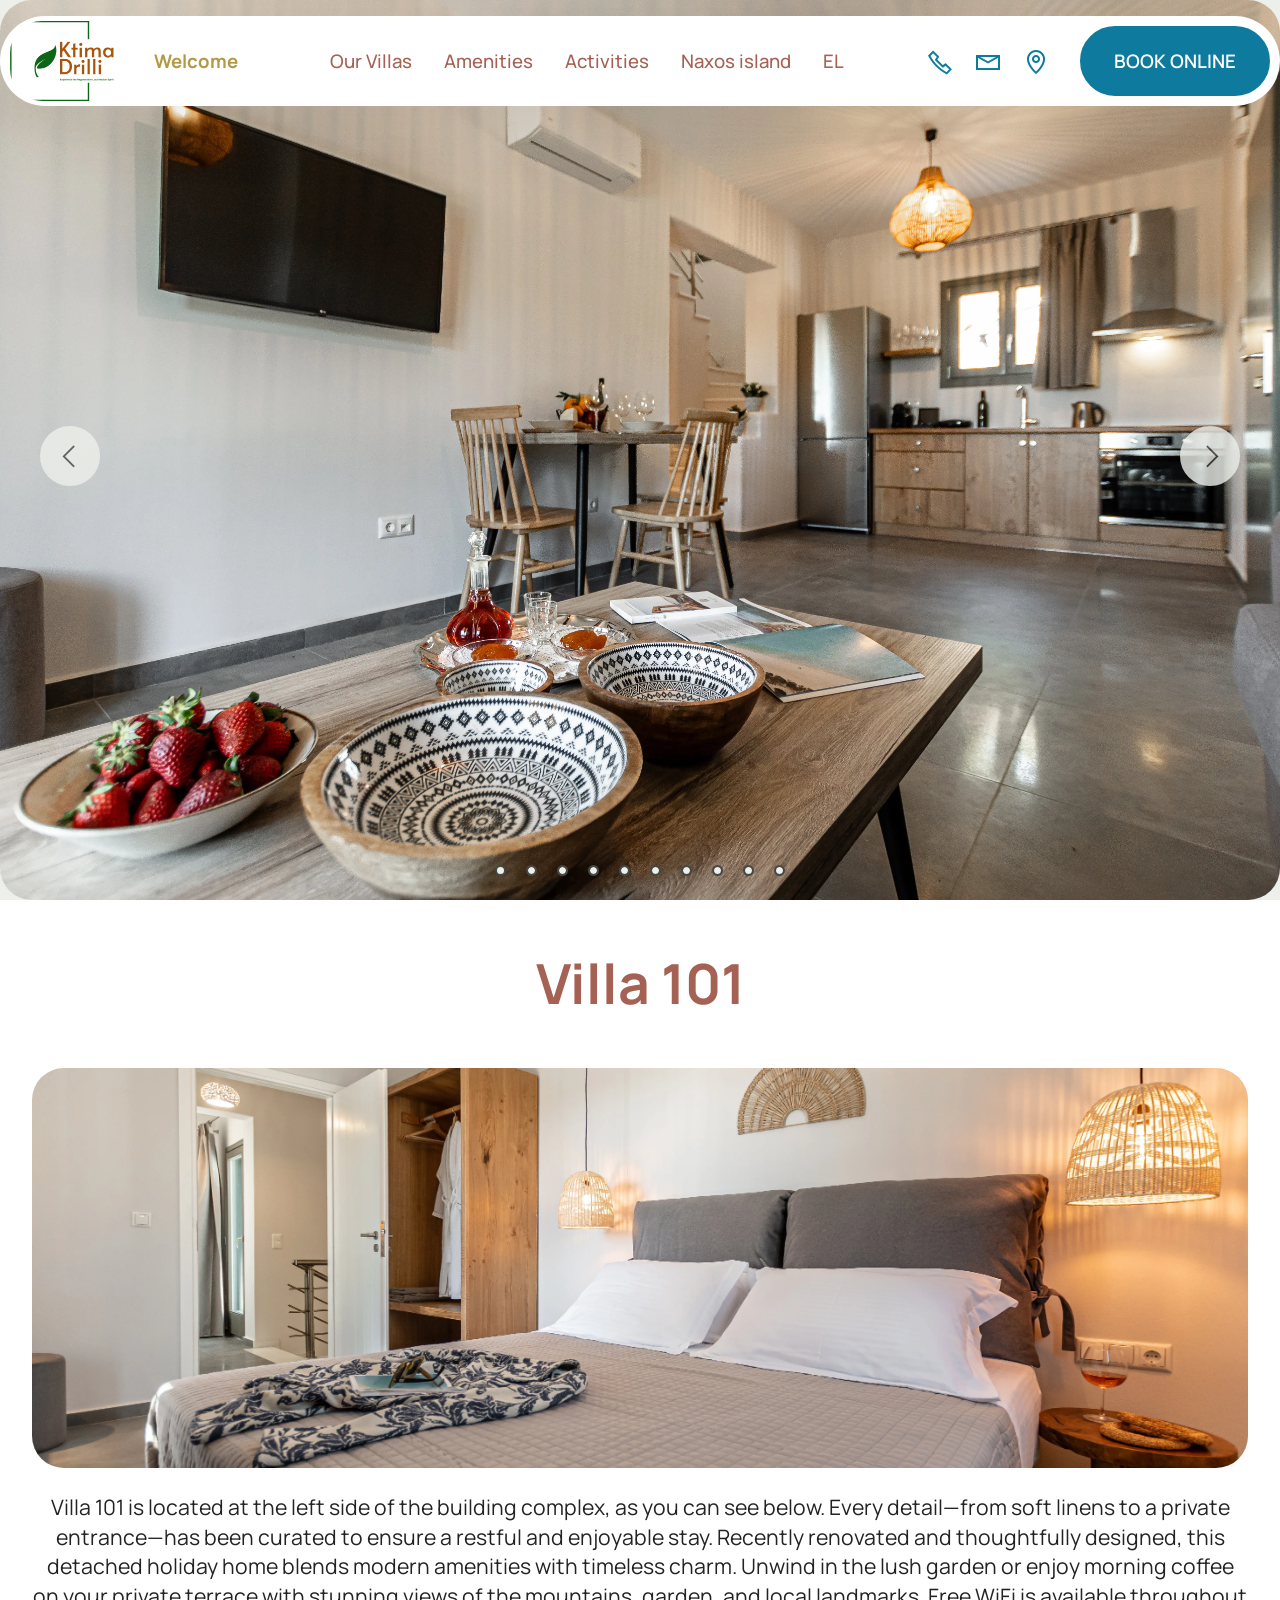
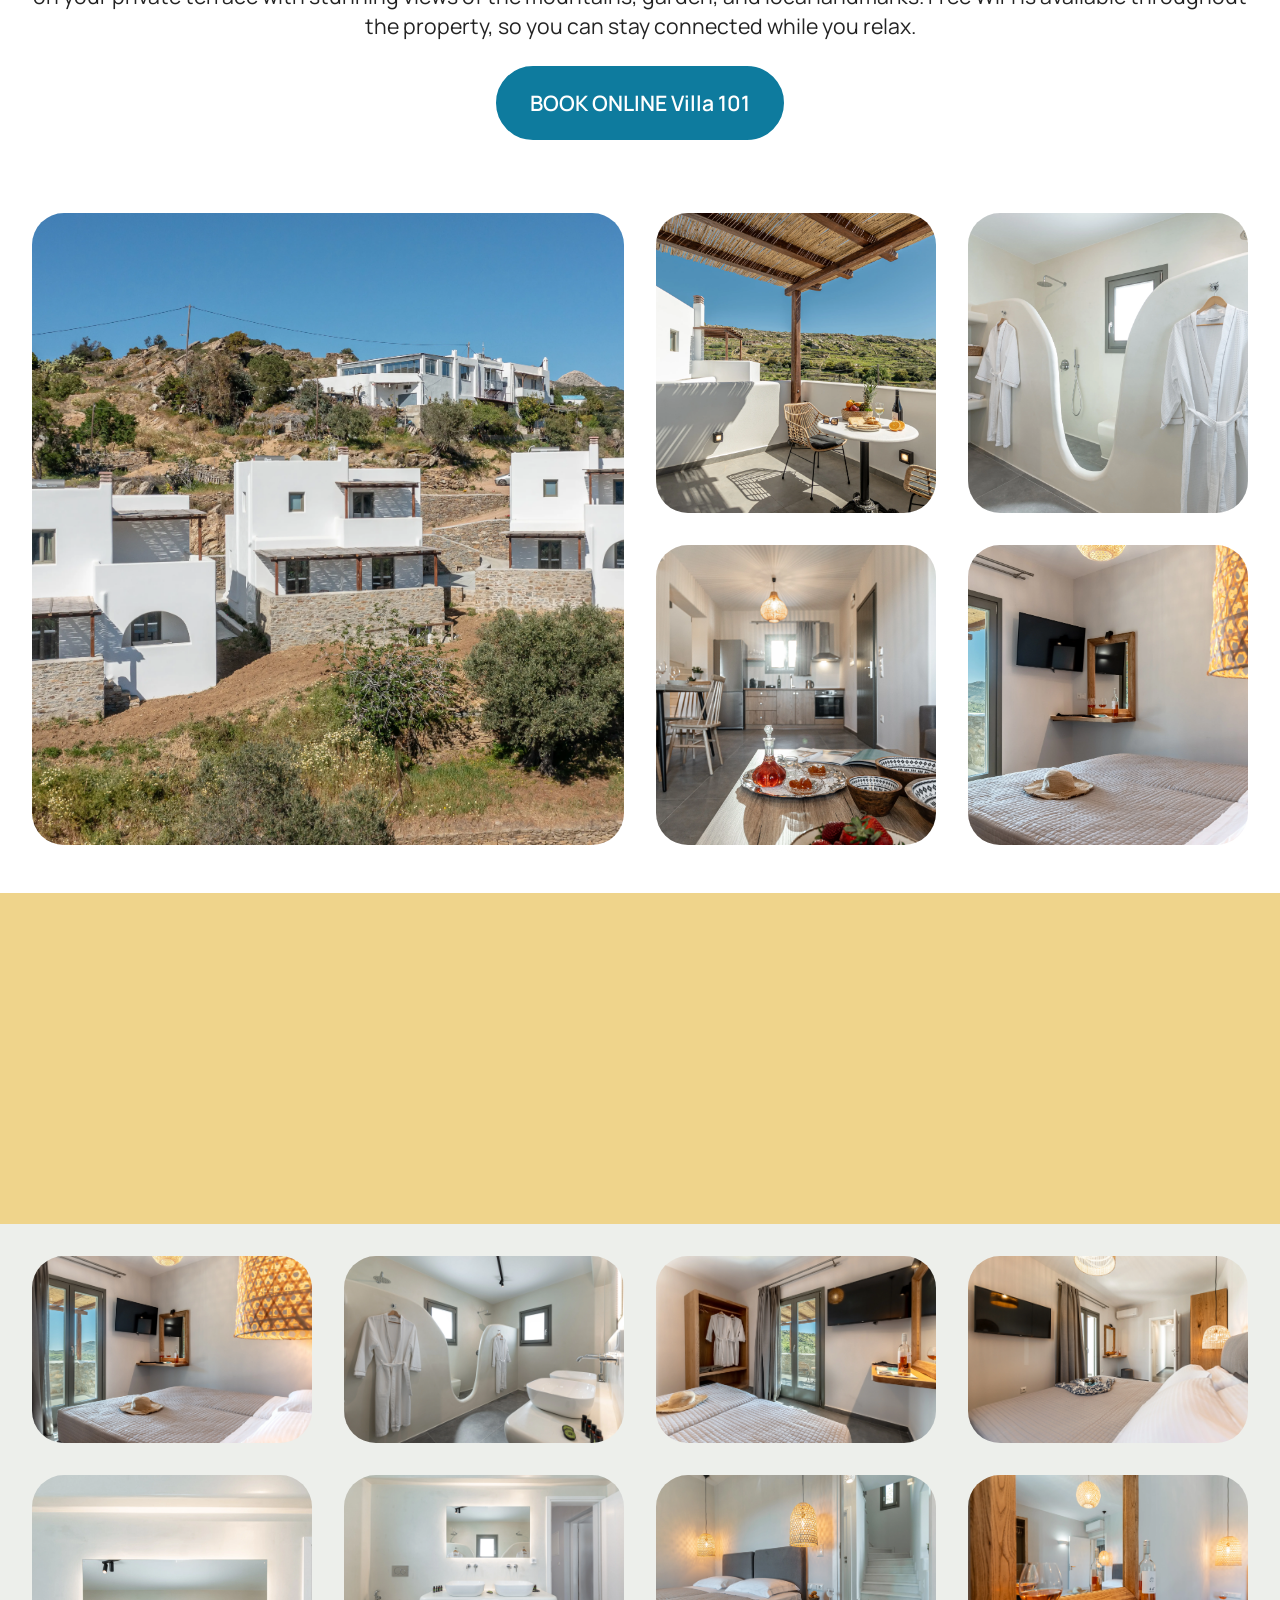
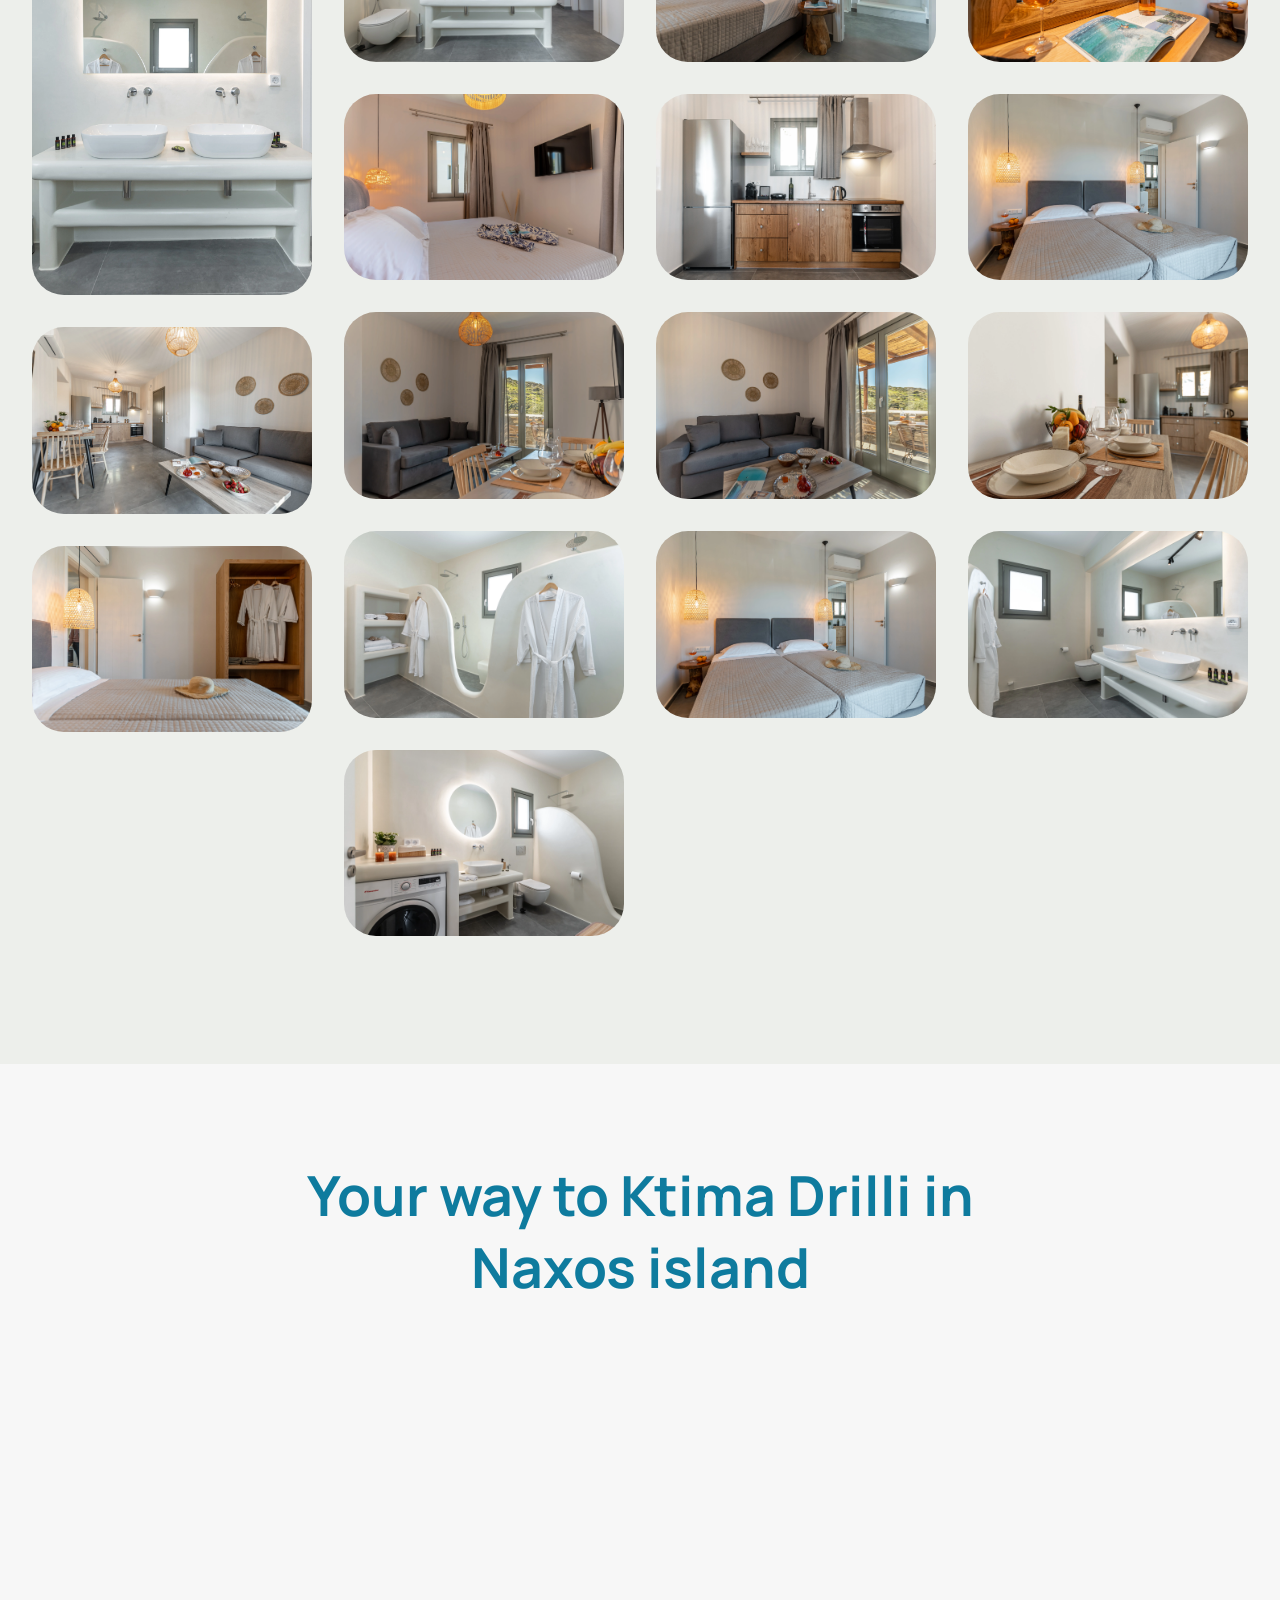
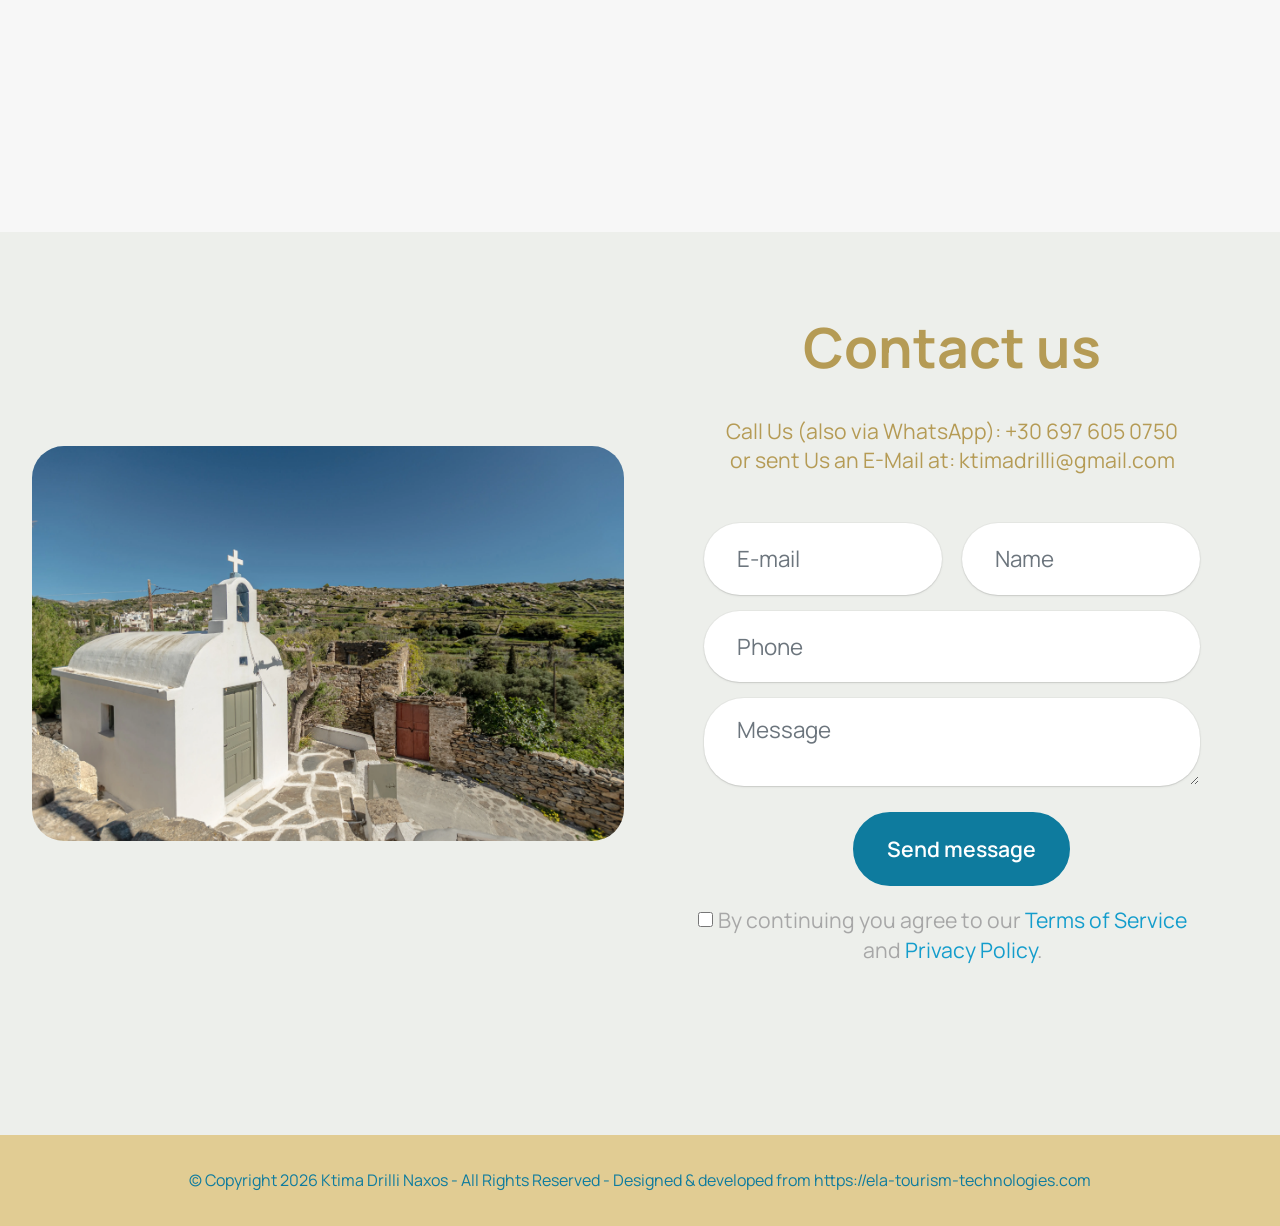
<file: page1.html>
<!DOCTYPE html>
<html  >
<head>
  
  <meta charset="UTF-8">
  <meta http-equiv="X-UA-Compatible" content="IE=edge">
  
  <meta name="viewport" content="width=device-width, initial-scale=1, minimum-scale=1">
  <link rel="shortcut icon" href="assets/images/ktima-drilli-logo.webp" type="image/x-icon">
  <meta name="description" content="Ktima Drilli offers luxurious 90 m² villas in Naxos, blending comfort and natural beauty. Perfect for families, couples, or friends seeking a relaxing, private escape in Greece.">
  
  
  <title>Villa 101</title>
  <link rel="stylesheet" href="assets/web/assets/mobirise-icons2/mobirise2.css">
  <link rel="stylesheet" href="assets/bootstrap/css/bootstrap.min.css">
  <link rel="stylesheet" href="assets/web/assets/gdpr-plugin/gdpr-styles.css">
  <link rel="stylesheet" href="assets/dropdown/css/style.css">
  <link rel="stylesheet" href="assets/theme/css/style.css">
  <link rel="stylesheet" href="assets/gallery/style.css">
  <link rel="preload" href="https://fonts.googleapis.com/css2?family=Manrope:wght@400;700&display=swap&display=swap" as="style" onload="this.onload=null;this.rel='stylesheet'">
  <noscript><link rel="stylesheet" href="https://fonts.googleapis.com/css2?family=Manrope:wght@400;700&display=swap&display=swap"></noscript>
  <link rel="preload" as="style" href="assets/mobirise/css/mbr-additional.css?v=a8GyJU"><link rel="stylesheet" href="assets/mobirise/css/mbr-additional.css?v=a8GyJU" type="text/css">

  
  
  

</head>
<body>
  
  <section data-bs-version="5.1" class="menu menu2 cid-uOdE4rjcZ4" once="menu" id="menu02-c">
	

	<nav class="navbar navbar-dropdown navbar-fixed-top navbar-expand-lg">
		<div class="container">
			<div class="navbar-brand">
				<span class="navbar-logo">
					
						<img src="assets/images/ktima-drilli-logo.webp" alt="" style="height: 5rem;">
					
				</span>
				<span class="navbar-caption-wrap"><a class="navbar-caption text-warning text-primary display-4" href="index.html#top">Welcome</a></span>
			</div>
			<button class="navbar-toggler" type="button" data-toggle="collapse" data-bs-toggle="collapse" data-target="#navbarSupportedContent" data-bs-target="#navbarSupportedContent" aria-controls="navbarNavAltMarkup" aria-expanded="false" aria-label="Toggle navigation">
				<div class="hamburger">
					<span></span>
					<span></span>
					<span></span>
					<span></span>
				</div>
			</button>
			<div class="collapse navbar-collapse" id="navbarSupportedContent">
				<ul class="navbar-nav nav-dropdown" data-app-modern-menu="true"><li class="nav-item">
						<a class="nav-link link text-secondary display-4" href="index.html#features03-1">Our Villas</a>
					</li><li class="nav-item"><a class="nav-link link text-secondary display-4" href="index.html#features7-5">Amenities</a></li>
					<li class="nav-item">
						<a class="nav-link link text-secondary display-4" href="index.html#events-1-uKYtBYwsa6">Activities</a>
					</li><li class="nav-item">
						<a class="nav-link link text-secondary display-4" href="index.html#features3-b" aria-expanded="false">Naxos island</a>
					</li><li class="nav-item"><a class="nav-link link text-secondary display-4" href="index.html#features3-b">EL</a></li></ul>
				<div class="icons-menu">
					<a class="iconfont-wrapper" href="https://wa.me/30 697 605 0750">
						<span class="p-2 mbr-iconfont mobi-mbri-phone mobi-mbri"></span>
					</a>
					<a class="iconfont-wrapper" href="mailto:ktimadrilli@gmail.com">
						<span class="p-2 mbr-iconfont mobi-mbri-letter mobi-mbri"></span>
					</a>
					<a class="iconfont-wrapper" href="index.html#map01-0">
						<span class="p-2 mbr-iconfont mobi-mbri-map-pin mobi-mbri"></span>
					</a>
					
				</div>
				<div class="navbar-buttons mbr-section-btn"><a class="btn btn-danger display-4" href="https://book.roompanda.com/ktima-drili-villas-naxos" target="_blank">BOOK ONLINE</a></div>
			</div>
		</div>
	</nav>
</section>

<section data-bs-version="5.1" class="slider3 cid-uOdEQd5ju1 mbr-fullscreen" id="slider3-r">
    
    <div class="carousel slide carousel-fade" id="vBdxRFcExX" data-ride="carousel" data-bs-ride="carousel" data-interval="7000" data-bs-interval="7000">
        <ol class="carousel-indicators">
            <li data-slide-to="0" data-bs-slide-to="0" class="active" data-target="#vBdxRFcExX" data-bs-target="#vBdxRFcExX"></li><li data-slide-to="1" data-bs-slide-to="1" class="" data-target="#vBdxRFcExX" data-bs-target="#vBdxRFcExX"></li><li data-slide-to="2" data-bs-slide-to="2" class="" data-target="#vBdxRFcExX" data-bs-target="#vBdxRFcExX"></li><li data-slide-to="3" data-bs-slide-to="3" class="" data-target="#vBdxRFcExX" data-bs-target="#vBdxRFcExX"></li><li data-slide-to="4" data-bs-slide-to="4" class="" data-target="#vBdxRFcExX" data-bs-target="#vBdxRFcExX"></li><li data-slide-to="5" data-bs-slide-to="5" class="" data-target="#vBdxRFcExX" data-bs-target="#vBdxRFcExX"></li><li data-slide-to="6" data-bs-slide-to="6" class="" data-target="#vBdxRFcExX" data-bs-target="#vBdxRFcExX"></li><li data-slide-to="7" data-bs-slide-to="7" class="" data-target="#vBdxRFcExX" data-bs-target="#vBdxRFcExX"></li><li data-slide-to="8" data-bs-slide-to="8" class="" data-target="#vBdxRFcExX" data-bs-target="#vBdxRFcExX"></li><li data-slide-to="9" data-bs-slide-to="9" class="" data-target="#vBdxRFcExX" data-bs-target="#vBdxRFcExX"></li>
            
            
        </ol>
        <div class="carousel-inner">
         
            
            <div class="carousel-item slider-image item active">
                <div class="item-wrapper">
                    <img class="d-block w-100" src="assets/images/ktima-drilli-33.webp" data-slide-to="0" data-bs-slide-to="0" alt="">
                    
                    
                </div>
            </div><div class="carousel-item slider-image item">
                <div class="item-wrapper">
                    <img class="d-block w-100" src="assets/images/ktima-drilli-89.webp" data-slide-to="1" data-bs-slide-to="1" alt="">
                    
                    
                </div>
            </div><div class="carousel-item slider-image item">
                <div class="item-wrapper">
                    <img class="d-block w-100" src="assets/images/ktima-drilli-84.webp" data-slide-to="2" data-bs-slide-to="2" alt="">
                    
                    
                </div>
            </div><div class="carousel-item slider-image item">
                <div class="item-wrapper">
                    <img class="d-block w-100" src="assets/images/ktima-drilli-101.webp" data-slide-to="3" data-bs-slide-to="3" alt="">
                    
                    
                </div>
            </div><div class="carousel-item slider-image item">
                <div class="item-wrapper">
                    <img class="d-block w-100" src="assets/images/ktima-drilli-255.webp" data-slide-to="4" data-bs-slide-to="4" alt="">
                    
                    
                </div>
            </div><div class="carousel-item slider-image item">
                <div class="item-wrapper">
                    <img class="d-block w-100" src="assets/images/ktima-drilli-116.webp" data-slide-to="7" data-bs-slide-to="7" alt="">
                    
                    
                </div>
            </div><div class="carousel-item slider-image item">
                <div class="item-wrapper">
                    <img class="d-block w-100" src="assets/images/ktima-drilli-119.webp" data-slide-to="8" data-bs-slide-to="8" alt="">
                    
                    
                </div>
            </div><div class="carousel-item slider-image item">
                <div class="item-wrapper">
                    <img class="d-block w-100" src="assets/images/ktima-drilli-76.webp" data-slide-to="9" data-bs-slide-to="9" alt="">
                    
                    
                </div>
            </div><div class="carousel-item slider-image item">
                <div class="item-wrapper">
                    <img class="d-block w-100" src="assets/images/ktima-drilli-95.webp" data-slide-to="10" data-bs-slide-to="10" alt="">
                    
                    
                </div>
            </div><div class="carousel-item slider-image item">
                <div class="item-wrapper">
                    <img class="d-block w-100" src="assets/images/ktima-drilli-110.webp" data-slide-to="11" data-bs-slide-to="11" alt="">
                    
                    
                </div>
            </div>
        </div>
        <a class="carousel-control carousel-control-prev" role="button" data-slide="prev" data-bs-slide="prev" href="#vBdxRFcExX">
            <span class="mobi-mbri mobi-mbri-arrow-prev" aria-hidden="true"></span>
            <span class="sr-only visually-hidden">Previous</span>
        </a>
        <a class="carousel-control carousel-control-next" role="button" data-slide="next" data-bs-slide="next" href="#vBdxRFcExX">
            <span class="mobi-mbri mobi-mbri-arrow-next" aria-hidden="true"></span>
            <span class="sr-only visually-hidden">Next</span>
        </a>
    </div>
</section>

<section data-bs-version="5.1" class="features03 cid-uOgErHBiqD" id="features03-1c">
	
	
	<div class="container-fluid">
		<div class="row justify-content-center mb-5">
			<div class="col-12 content-head">
				<div class="mbr-section-head">
					<h4 class="mbr-section-title mbr-fonts-style align-center mb-0 display-2">
						<strong>Villa 101<br></strong></h4>
					
				</div>
			</div>
		</div>
		<div class="row">
			<div class="item features-image col-12 col-md-6 col-lg-12 active">
				<div class="item-wrapper">
					<div class="item-img mb-3">
						<a href="page1.html#slider3-r"><img src="assets/images/ktima-drilli-994.webp" alt="" title=""></a>
					</div>
					<div class="item-content align-left">
						<h5 class="item-title mbr-fonts-style mt-0 mb-2 display-5"></h5>
						<p class="mbr-text mbr-fonts-style mb-3 display-7">Villa 101 is located at the left side of the building complex, as you can see below. Every detail—from soft linens to a private entrance—has been curated to ensure a restful and enjoyable stay. Recently renovated and thoughtfully designed, this detached holiday home blends modern amenities with timeless charm. Unwind in the lush garden or enjoy morning coffee on your private terrace with stunning views of the mountains, garden, and local landmarks. Free WiFi is available throughout the property, so you can stay connected while you relax.</p>
						<div class="mbr-section-btn item-footer"><a href="https://book.roompanda.com/ktima-drili-villas-naxos" class="btn item-btn btn-danger display-7" target="_blank">BOOK ONLINE Villa 101</a></div>
					</div>
				</div>
			</div>
			
			
		</div>
	</div>
</section>

<section data-bs-version="5.1" class="gallery05 cid-uOdE4s31V1" id="gallery05-f">
    

    
    
    <div class="container-fluid">
        
        <div class="row justify-content-center  blockContent">
            <div class="col-12 col-lg-6">
                <div class="row">
                    <div class="col-xs-12 col-sm-12 col-md-6 col-lg-6 active">
                        <div class="item-wrapper">
                            <div class="item-img">
                                <img src="assets/images/ktima-drilli-125.webp" alt="" title="" data-slide-to="0" data-bs-slide-to="0" class="smallImage">
                            </div>

                        </div>
                    </div>
                    <div class="col-md-6 col-xs-12 col-sm-12 col-lg-6">
                        <div class="item-wrapper">
                            <div class="item-img">
                                <img src="assets/images/ktima-drilli-108.webp" alt="" title="" data-slide-to="1" data-bs-slide-to="1" class="smallImage">
                            </div>

                        </div>
                    </div>
                    <div class="col-xs-12 col-sm-12 col-md-6 col-lg-6">
                        <div class="item-wrapper">
                            <div class="item-img">
                                <img src="assets/images/ktima-drilli-61.webp" alt="" title="" data-slide-to="2" data-bs-slide-to="2" class="smallImage">
                            </div>
                        </div>
                    </div>
                    <div class="col-xs-12 col-sm-12 col-md-6 col-lg-6">
                        <div class="item-wrapper">
                            <div class="item-img">
                                <img src="assets/images/ktima-drilli-32.webp" alt="" title="" data-slide-to="3" data-bs-slide-to="3" class="smallImage">
                            </div>
                        </div>
                    </div>
                </div>
            </div>
            <div class="col-12 col-lg-6">
                <div class="item-wrapper">
                    <div class="item-img ">
                        <img class="w-100 largeImage" src="assets/images/ktima-drilli-3.webp" alt="" data-slide-to="3" data-bs-slide-to="3">
                    </div>

                </div>
            </div>
        </div>
    </div>
</section>

<section data-bs-version="5.1" class="gallery08 cid-uOe5y5zZ57" id="gallery08-v">
  


  <div class="container-fluid gallery-wrapper">

    <div class="ticker-wrap">
      <div class="ticker">
        <div class="ticker__item display-1" data-word="2 bedrooms (1 large double bed, 2 single beds) • Living room with 2 sofa beds and a flat-screen TV">Dream • Create • Inspire
        </div>
      </div>
    </div>

    <div class="ticker-wrap">
      <div class="ticker ticker__center">
        <div class="ticker__item display-1" data-word="2 modern bathrooms featuring bathrobes, slippers, and free toiletries • Washing machine, air-conditioning, and elegant tile floors">From idea to reality • Start small
        </div>
      </div>
    </div>

    <div class="ticker-wrap">
      <div class="ticker ticker__end">
        <div class="ticker__item display-1" data-word="Fully equipped private kitchen with coffee machine, oven, and dining table • Book now!">Be fearless • Start now!
        </div>
      </div>
    </div>
  </div>
</section>

<section data-bs-version="5.1" class="gallery1 mbr-gallery cid-uOdE4t6Ih2" id="gallery02-k">   
    
    

    <div class="container-fluid">
        <div class="row justify-content-center">
            <div class="col-12 content-head">
                
            </div>
        </div>
        <div class="row mbr-gallery mbr-masonry" data-masonry="{&quot;percentPosition&quot;: true }">
            <div class="col-12 col-md-6 col-lg-3 item gallery-image">
                <div class="item-wrapper" data-toggle="modal" data-bs-toggle="modal" data-target="#vBdxRFRfW4-modal" data-bs-target="#vBdxRFRfW4-modal">
                    <img class="w-100" src="assets/images/ktima-drilli-61.webp" alt="" data-slide-to="0" data-bs-slide-to="0" data-target="#lb-vBdxRFRfW4" data-bs-target="#lb-vBdxRFRfW4">
                    <div class="icon-wrapper">
                        <span class="mobi-mbri mobi-mbri-search mbr-iconfont mbr-iconfont-btn"></span>
                    </div>
                </div>
                
            </div>
            <div class="col-12 col-md-6 col-lg-3 item gallery-image">
                <div class="item-wrapper" data-toggle="modal" data-bs-toggle="modal" data-target="#vBdxRFRfW4-modal" data-bs-target="#vBdxRFRfW4-modal">
                    <img class="w-100" src="assets/images/ktima-drilli-116.webp" alt="" data-slide-to="1" data-bs-slide-to="1" data-target="#lb-vBdxRFRfW4" data-bs-target="#lb-vBdxRFRfW4">
                    <div class="icon-wrapper">
                        <span class="mobi-mbri mobi-mbri-search mbr-iconfont mbr-iconfont-btn"></span>
                    </div>
                </div>
                
            </div>
            <div class="col-12 col-md-6 col-lg-3 item gallery-image">
                <div class="item-wrapper" data-toggle="modal" data-bs-toggle="modal" data-target="#vBdxRFRfW4-modal" data-bs-target="#vBdxRFRfW4-modal">
                    <img class="w-100" src="assets/images/ktima-drilli-62.webp" alt="" data-slide-to="2" data-bs-slide-to="2" data-target="#lb-vBdxRFRfW4" data-bs-target="#lb-vBdxRFRfW4">
                    <div class="icon-wrapper">
                        <span class="mobi-mbri mobi-mbri-search mbr-iconfont mbr-iconfont-btn"></span>
                    </div>
                </div>
                
            </div>
            <div class="col-12 col-md-6 col-lg-3 item gallery-image">
                <div class="item-wrapper" data-toggle="modal" data-bs-toggle="modal" data-target="#vBdxRFRfW4-modal" data-bs-target="#vBdxRFRfW4-modal">
                    <img class="w-100" src="assets/images/ktima-drilli-101.webp" alt="" data-slide-to="3" data-bs-slide-to="3" data-target="#lb-vBdxRFRfW4" data-bs-target="#lb-vBdxRFRfW4">
                    <div class="icon-wrapper">
                        <span class="mobi-mbri mobi-mbri-search mbr-iconfont mbr-iconfont-btn"></span>
                    </div>
                </div>
                
            </div>
            <div class="col-12 col-md-6 col-lg-3 item gallery-image">
                <div class="item-wrapper" data-toggle="modal" data-bs-toggle="modal" data-target="#vBdxRFRfW4-modal" data-bs-target="#vBdxRFRfW4-modal">
                    <img class="w-100" src="assets/images/ktima-drilli-120.webp" alt="" data-slide-to="4" data-bs-slide-to="4" data-target="#lb-vBdxRFRfW4" data-bs-target="#lb-vBdxRFRfW4">
                    <div class="icon-wrapper">
                        <span class="mobi-mbri mobi-mbri-search mbr-iconfont mbr-iconfont-btn"></span>
                    </div>
                </div>
                
            </div>
            <div class="col-12 col-md-6 col-lg-3 item gallery-image">
                <div class="item-wrapper" data-toggle="modal" data-bs-toggle="modal" data-target="#vBdxRFRfW4-modal" data-bs-target="#vBdxRFRfW4-modal">
                    <img class="w-100" src="assets/images/ktima-drilli-119.webp" alt="" data-slide-to="5" data-bs-slide-to="5" data-target="#lb-vBdxRFRfW4" data-bs-target="#lb-vBdxRFRfW4">
                    <div class="icon-wrapper">
                        <span class="mobi-mbri mobi-mbri-search mbr-iconfont mbr-iconfont-btn"></span>
                    </div>
                </div>
                
            </div>
            <div class="col-12 col-md-6 col-lg-3 item gallery-image">
                <div class="item-wrapper" data-toggle="modal" data-bs-toggle="modal" data-target="#vBdxRFRfW4-modal" data-bs-target="#vBdxRFRfW4-modal">
                    <img class="w-100" src="assets/images/ktima-drilli-66.webp" alt="" data-slide-to="6" data-bs-slide-to="6" data-target="#lb-vBdxRFRfW4" data-bs-target="#lb-vBdxRFRfW4">
                    <div class="icon-wrapper">
                        <span class="mobi-mbri mobi-mbri-search mbr-iconfont mbr-iconfont-btn"></span>
                    </div>
                </div>
                
            </div><div class="col-12 col-md-6 col-lg-3 item gallery-image">
                <div class="item-wrapper" data-toggle="modal" data-bs-toggle="modal" data-target="#vBdxRFRfW4-modal" data-bs-target="#vBdxRFRfW4-modal">
                    <img class="w-100" src="assets/images/ktima-drilli-69.webp" alt="" data-slide-to="7" data-bs-slide-to="7" data-target="#lb-vBdxRFRfW4" data-bs-target="#lb-vBdxRFRfW4">
                    <div class="icon-wrapper">
                        <span class="mobi-mbri mobi-mbri-search mbr-iconfont mbr-iconfont-btn"></span>
                    </div>
                </div>
                
            </div><div class="col-12 col-md-6 col-lg-3 item gallery-image">
                <div class="item-wrapper" data-toggle="modal" data-bs-toggle="modal" data-target="#vBdxRFRfW4-modal" data-bs-target="#vBdxRFRfW4-modal">
                    <img class="w-100" src="assets/images/ktima-drilli-68.webp" alt="" data-slide-to="8" data-bs-slide-to="8" data-target="#lb-vBdxRFRfW4" data-bs-target="#lb-vBdxRFRfW4">
                    <div class="icon-wrapper">
                        <span class="mobi-mbri mobi-mbri-search mbr-iconfont mbr-iconfont-btn"></span>
                    </div>
                </div>
                
            </div><div class="col-12 col-md-6 col-lg-3 item gallery-image">
                <div class="item-wrapper" data-toggle="modal" data-bs-toggle="modal" data-target="#vBdxRFRfW4-modal" data-bs-target="#vBdxRFRfW4-modal">
                    <img class="w-100" src="assets/images/ktima-drilli-85.webp" alt="" data-slide-to="9" data-bs-slide-to="9" data-target="#lb-vBdxRFRfW4" data-bs-target="#lb-vBdxRFRfW4">
                    <div class="icon-wrapper">
                        <span class="mobi-mbri mobi-mbri-search mbr-iconfont mbr-iconfont-btn"></span>
                    </div>
                </div>
                
            </div><div class="col-12 col-md-6 col-lg-3 item gallery-image">
                <div class="item-wrapper" data-toggle="modal" data-bs-toggle="modal" data-target="#vBdxRFRfW4-modal" data-bs-target="#vBdxRFRfW4-modal">
                    <img class="w-100" src="assets/images/ktima-drilli-22.webp" alt="" data-slide-to="10" data-bs-slide-to="10" data-target="#lb-vBdxRFRfW4" data-bs-target="#lb-vBdxRFRfW4">
                    <div class="icon-wrapper">
                        <span class="mobi-mbri mobi-mbri-search mbr-iconfont mbr-iconfont-btn"></span>
                    </div>
                </div>
                
            </div><div class="col-12 col-md-6 col-lg-3 item gallery-image">
                <div class="item-wrapper" data-toggle="modal" data-bs-toggle="modal" data-target="#vBdxRFRfW4-modal" data-bs-target="#vBdxRFRfW4-modal">
                    <img class="w-100" src="assets/images/ktima-drilli-17.webp" alt="" data-slide-to="11" data-bs-slide-to="11" data-target="#lb-vBdxRFRfW4" data-bs-target="#lb-vBdxRFRfW4">
                    <div class="icon-wrapper">
                        <span class="mobi-mbri mobi-mbri-search mbr-iconfont mbr-iconfont-btn"></span>
                    </div>
                </div>
                
            </div><div class="col-12 col-md-6 col-lg-3 item gallery-image">
                <div class="item-wrapper" data-toggle="modal" data-bs-toggle="modal" data-target="#vBdxRFRfW4-modal" data-bs-target="#vBdxRFRfW4-modal">
                    <img class="w-100" src="assets/images/ktima-drilli-20.webp" alt="" data-slide-to="12" data-bs-slide-to="12" data-target="#lb-vBdxRFRfW4" data-bs-target="#lb-vBdxRFRfW4">
                    <div class="icon-wrapper">
                        <span class="mobi-mbri mobi-mbri-search mbr-iconfont mbr-iconfont-btn"></span>
                    </div>
                </div>
                
            </div><div class="col-12 col-md-6 col-lg-3 item gallery-image">
                <div class="item-wrapper" data-toggle="modal" data-bs-toggle="modal" data-target="#vBdxRFRfW4-modal" data-bs-target="#vBdxRFRfW4-modal">
                    <img class="w-100" src="assets/images/ktima-drilli-16.webp" alt="" data-slide-to="13" data-bs-slide-to="13" data-target="#lb-vBdxRFRfW4" data-bs-target="#lb-vBdxRFRfW4">
                    <div class="icon-wrapper">
                        <span class="mobi-mbri mobi-mbri-search mbr-iconfont mbr-iconfont-btn"></span>
                    </div>
                </div>
                
            </div><div class="col-12 col-md-6 col-lg-3 item gallery-image">
                <div class="item-wrapper" data-toggle="modal" data-bs-toggle="modal" data-target="#vBdxRFRfW4-modal" data-bs-target="#vBdxRFRfW4-modal">
                    <img class="w-100" src="assets/images/ktima-drilli-31.webp" alt="" data-slide-to="14" data-bs-slide-to="14" data-target="#lb-vBdxRFRfW4" data-bs-target="#lb-vBdxRFRfW4">
                    <div class="icon-wrapper">
                        <span class="mobi-mbri mobi-mbri-search mbr-iconfont mbr-iconfont-btn"></span>
                    </div>
                </div>
                
            </div><div class="col-12 col-md-6 col-lg-3 item gallery-image">
                <div class="item-wrapper" data-toggle="modal" data-bs-toggle="modal" data-target="#vBdxRFRfW4-modal" data-bs-target="#vBdxRFRfW4-modal">
                    <img class="w-100" src="assets/images/ktima-drilli-125.webp" alt="" data-slide-to="15" data-bs-slide-to="15" data-target="#lb-vBdxRFRfW4" data-bs-target="#lb-vBdxRFRfW4">
                    <div class="icon-wrapper">
                        <span class="mobi-mbri mobi-mbri-search mbr-iconfont mbr-iconfont-btn"></span>
                    </div>
                </div>
                
            </div><div class="col-12 col-md-6 col-lg-3 item gallery-image">
                <div class="item-wrapper" data-toggle="modal" data-bs-toggle="modal" data-target="#vBdxRFRfW4-modal" data-bs-target="#vBdxRFRfW4-modal">
                    <img class="w-100" src="assets/images/ktima-drilli-118.webp" alt="" data-slide-to="16" data-bs-slide-to="16" data-target="#lb-vBdxRFRfW4" data-bs-target="#lb-vBdxRFRfW4">
                    <div class="icon-wrapper">
                        <span class="mobi-mbri mobi-mbri-search mbr-iconfont mbr-iconfont-btn"></span>
                    </div>
                </div>
                
            </div><div class="col-12 col-md-6 col-lg-3 item gallery-image">
                <div class="item-wrapper" data-toggle="modal" data-bs-toggle="modal" data-target="#vBdxRFRfW4-modal" data-bs-target="#vBdxRFRfW4-modal">
                    <img class="w-100" src="assets/images/ktima-drilli-68.webp" alt="" data-slide-to="17" data-bs-slide-to="17" data-target="#lb-vBdxRFRfW4" data-bs-target="#lb-vBdxRFRfW4">
                    <div class="icon-wrapper">
                        <span class="mobi-mbri mobi-mbri-search mbr-iconfont mbr-iconfont-btn"></span>
                    </div>
                </div>
                
            </div><div class="col-12 col-md-6 col-lg-3 item gallery-image">
                <div class="item-wrapper" data-toggle="modal" data-bs-toggle="modal" data-target="#vBdxRFRfW4-modal" data-bs-target="#vBdxRFRfW4-modal">
                    <img class="w-100" src="assets/images/ktima-drilli-72.webp" alt="" data-slide-to="18" data-bs-slide-to="18" data-target="#lb-vBdxRFRfW4" data-bs-target="#lb-vBdxRFRfW4">
                    <div class="icon-wrapper">
                        <span class="mobi-mbri mobi-mbri-search mbr-iconfont mbr-iconfont-btn"></span>
                    </div>
                </div>
                
            </div><div class="col-12 col-md-6 col-lg-3 item gallery-image">
                <div class="item-wrapper" data-toggle="modal" data-bs-toggle="modal" data-target="#vBdxRFRfW4-modal" data-bs-target="#vBdxRFRfW4-modal">
                    <img class="w-100" src="assets/images/ktima-drilli-76.webp" alt="" data-slide-to="19" data-bs-slide-to="19" data-target="#lb-vBdxRFRfW4" data-bs-target="#lb-vBdxRFRfW4">
                    <div class="icon-wrapper">
                        <span class="mobi-mbri mobi-mbri-search mbr-iconfont mbr-iconfont-btn"></span>
                    </div>
                </div>
                
            </div>
        </div>

        <div class="modal mbr-slider" tabindex="-1" role="dialog" aria-hidden="true" id="vBdxRFRfW4-modal">
            <div class="modal-dialog" role="document">
                <div class="modal-content">
                    <div class="modal-body">
                        <div class="carousel slide carousel-fade" id="lb-vBdxRFRfW4" data-interval="5000" data-bs-interval="5000">
                            <div class="carousel-inner">
                                <div class="carousel-item active">
                                    <img class="d-block w-100" src="assets/images/ktima-drilli-61.webp" alt="">
                                </div>
                                <div class="carousel-item">
                                    <img class="d-block w-100" src="assets/images/ktima-drilli-116.webp" alt="">
                                </div>
                                <div class="carousel-item">
                                    <img class="d-block w-100" src="assets/images/ktima-drilli-62.webp" alt="">
                                </div>
                                <div class="carousel-item">
                                    <img class="d-block w-100" src="assets/images/ktima-drilli-101.webp" alt="">
                                </div>
                                <div class="carousel-item">
                                    <img class="d-block w-100" src="assets/images/ktima-drilli-120.webp" alt="">
                                </div>
                                <div class="carousel-item">
                                    <img class="d-block w-100" src="assets/images/ktima-drilli-119.webp" alt="">
                                </div>
                                <div class="carousel-item">
                                    <img class="d-block w-100" src="assets/images/ktima-drilli-66.webp" alt="">
                                </div><div class="carousel-item">
                                    <img class="d-block w-100" src="assets/images/ktima-drilli-69.webp" alt="">
                                </div><div class="carousel-item">
                                    <img class="d-block w-100" src="assets/images/ktima-drilli-68.webp" alt="">
                                </div><div class="carousel-item">
                                    <img class="d-block w-100" src="assets/images/ktima-drilli-85.webp" alt="">
                                </div><div class="carousel-item">
                                    <img class="d-block w-100" src="assets/images/ktima-drilli-22.webp" alt="">
                                </div><div class="carousel-item">
                                    <img class="d-block w-100" src="assets/images/ktima-drilli-17.webp" alt="">
                                </div><div class="carousel-item">
                                    <img class="d-block w-100" src="assets/images/ktima-drilli-20.webp" alt="">
                                </div><div class="carousel-item">
                                    <img class="d-block w-100" src="assets/images/ktima-drilli-16.webp" alt="">
                                </div><div class="carousel-item">
                                    <img class="d-block w-100" src="assets/images/ktima-drilli-31.webp" alt="">
                                </div><div class="carousel-item">
                                    <img class="d-block w-100" src="assets/images/ktima-drilli-125.webp" alt="">
                                </div><div class="carousel-item">
                                    <img class="d-block w-100" src="assets/images/ktima-drilli-118.webp" alt="">
                                </div><div class="carousel-item">
                                    <img class="d-block w-100" src="assets/images/ktima-drilli-68.webp" alt="">
                                </div><div class="carousel-item">
                                    <img class="d-block w-100" src="assets/images/ktima-drilli-72.webp" alt="">
                                </div><div class="carousel-item">
                                    <img class="d-block w-100" src="assets/images/ktima-drilli-76.webp" alt="">
                                </div>
                            </div>
                            <ol class="carousel-indicators">
                                <li data-slide-to="0" data-bs-slide-to="0" class="active" data-target="#lb-vBdxRFRfW4" data-bs-target="#lb-vBdxRFRfW4"></li>
                                <li data-slide-to="1" data-bs-slide-to="1" data-target="#lb-vBdxRFRfW4" data-bs-target="#lb-vBdxRFRfW4"></li>
                                <li data-slide-to="2" data-bs-slide-to="2" data-target="#lb-vBdxRFRfW4" data-bs-target="#lb-vBdxRFRfW4"></li>
                                <li data-slide-to="3" data-bs-slide-to="3" data-target="#lb-vBdxRFRfW4" data-bs-target="#lb-vBdxRFRfW4"></li>
                                <li data-slide-to="4" data-bs-slide-to="4" data-target="#lb-vBdxRFRfW4" data-bs-target="#lb-vBdxRFRfW4"></li>
                                <li data-slide-to="5" data-bs-slide-to="5" data-target="#lb-vBdxRFRfW4" data-bs-target="#lb-vBdxRFRfW4"></li>
                                <li data-slide-to="6" data-bs-slide-to="6" data-target="#lb-vBdxRFRfW4" data-bs-target="#lb-vBdxRFRfW4"></li><li data-slide-to="7" data-bs-slide-to="7" data-target="#lb-vBdxRFRfW4" data-bs-target="#lb-vBdxRFRfW4"></li><li data-slide-to="8" data-bs-slide-to="8" data-target="#lb-vBdxRFRfW4" data-bs-target="#lb-vBdxRFRfW4"></li><li data-slide-to="9" data-bs-slide-to="9" data-target="#lb-vBdxRFRfW4" data-bs-target="#lb-vBdxRFRfW4"></li><li data-slide-to="10" data-bs-slide-to="10" data-target="#lb-vBdxRFRfW4" data-bs-target="#lb-vBdxRFRfW4"></li><li data-slide-to="11" data-bs-slide-to="11" data-target="#lb-vBdxRFRfW4" data-bs-target="#lb-vBdxRFRfW4"></li><li data-slide-to="12" data-bs-slide-to="12" data-target="#lb-vBdxRFRfW4" data-bs-target="#lb-vBdxRFRfW4"></li><li data-slide-to="13" data-bs-slide-to="13" data-target="#lb-vBdxRFRfW4" data-bs-target="#lb-vBdxRFRfW4"></li><li data-slide-to="14" data-bs-slide-to="14" data-target="#lb-vBdxRFRfW4" data-bs-target="#lb-vBdxRFRfW4"></li><li data-slide-to="15" data-bs-slide-to="15" data-target="#lb-vBdxRFRfW4" data-bs-target="#lb-vBdxRFRfW4"></li><li data-slide-to="16" data-bs-slide-to="16" data-target="#lb-vBdxRFRfW4" data-bs-target="#lb-vBdxRFRfW4"></li><li data-slide-to="17" data-bs-slide-to="17" data-target="#lb-vBdxRFRfW4" data-bs-target="#lb-vBdxRFRfW4"></li><li data-slide-to="18" data-bs-slide-to="18" data-target="#lb-vBdxRFRfW4" data-bs-target="#lb-vBdxRFRfW4"></li><li data-slide-to="19" data-bs-slide-to="19" data-target="#lb-vBdxRFRfW4" data-bs-target="#lb-vBdxRFRfW4"></li>
                            </ol>
                            <a role="button" href="" class="close" data-dismiss="modal" data-bs-dismiss="modal" aria-label="Close">
                            </a>
                            <a class="carousel-control-prev carousel-control" role="button" data-slide="prev" data-bs-slide="prev" href="#lb-vBdxRFRfW4">
                                <span class="mobi-mbri mobi-mbri-arrow-prev" aria-hidden="true"></span>
                                <span class="sr-only visually-hidden">Previous</span>
                            </a>
                            <a class="carousel-control-next carousel-control" role="button" data-slide="next" data-bs-slide="next" href="#lb-vBdxRFRfW4">
                                <span class="mobi-mbri mobi-mbri-arrow-next" aria-hidden="true"></span>
                                <span class="sr-only visually-hidden">Next</span>
                            </a>
                        </div>
                    </div>
                </div>
            </div>
        </div>
    </div>
</section>

<section data-bs-version="5.1" class="map1 cid-uOdE4up6wy" id="map01-o">
	
	
	
	<div>
		<div class="row justify-content-center">
			<div class="col-12 content-head">
				<div class="mbr-section-head mb-5">
					<h3 class="mbr-section-title mbr-fonts-style align-center mb-0 display-2">
						<strong>Your way to Ktima Drilli in Naxos island</strong></h3>
					
				</div>
			</div>
		</div>
		<div class="google-map"><iframe frameborder="0" style="border:0" src="https://www.google.com/maps/embed?pb=!1m18!1m12!1m3!1d795.8784902265279!2d25.44429922837392!3d37.069064068334086!2m3!1f0!2f0!3f0!3m2!1i1024!2i768!4f13.1!3m3!1m2!1s0x149809fb5c5843a9%3A0xf249221dcc622ac2!2sKtima%20Drilli%20Naxos!5e0!3m2!1sen!2sde!4v1747593167284!5m2!1sen!2sde" allowfullscreen=""></iframe></div>
	</div>
</section>

<section data-bs-version="5.1" class="form03 cid-uOdE4uD8PZ" id="form03-p">
    

    

    <div class="container">
        <div class="row justify-content-center">
            <div class="col-12 col-lg item-wrapper">
                <div class="mbr-section-head mb-5">
                    <h3 class="mbr-section-title mbr-fonts-style align-center mb-0 display-2">
                        <strong>Contact us</strong>
                    </h3>
                    <h4 class="mbr-section-subtitle mbr-fonts-style align-center mb-0 mt-4 display-7">
                        Call Us (also via WhatsApp): +30 697 605 0750<br>or sent Us an E-Mail at: ktimadrilli@gmail.com</h4>
                </div>
                <div class="col-lg-12 mx-auto mbr-form" data-form-type="formoid">
                    <form action="https://mobirise.eu/" method="POST" class="mbr-form form-with-styler" data-form-title="Form Name"><input type="hidden" name="email" data-form-email="true" value="mfQIQT21yd569s35N+qvfN/KMG4d8F2p1rKCVbj85LANicpmFKAKKC4SYwbl9NIl/51+s8NfemMn9fh20zXCmngXYpWCYMJekcvr4rZU42vpTI3N/wzMVYs4U7ztvtK9.nu4we2BIZD0WpV0KGSNPAKCzt1HFQlZwnIyNFLhA/VOqV+UEYSCTp3wjI8D6m4wRkOKctkc1CSD2bfYQ3o/AL8NtLsHN7kKG2dsbggGxsRkaZ0euYdRVcrkzuH3qGfOx">
                        <div class="row">
                            <div hidden="hidden" data-form-alert="" class="alert alert-success col-12">Thanks for filling out the form! We will contact you within the next 24 hours by phone or by E-Mail.</div>
                            <div hidden="hidden" data-form-alert-danger="" class="alert alert-danger col-12">
                                Oops...! some problem!
                            </div>
                        </div>
                        <div class="dragArea row">
                            <div class="col-md col-sm-12 form-group mb-3 mb-3" data-for="name">
                                <input type="text" name="name" placeholder="Name" data-form-field="name" class="form-control" value="" id="name-form03-p">
                            </div>
                            <div class="col-md col-sm-12 form-group mb-3 mb-3" data-for="email">
                                <input type="email" name="email" placeholder="E-mail" data-form-field="email" class="form-control" value="" id="email-form03-p">
                            </div>
                            <div class="col-12 form-group mb-3 mb-3" data-for="phone">
                                <input type="tel" name="phone" placeholder="Phone" data-form-field="phone" class="form-control" value="" id="phone-form03-p">
                            </div>
                            <div class="col-12 form-group mb-3 mb-3" data-for="textarea">
                                <textarea name="textarea" placeholder="Message" data-form-field="textarea" class="form-control" id="textarea-form03-p"></textarea>
                            </div>
                            <div class="col-lg-12 col-md-12 col-sm-12 align-center mbr-section-btn"><button type="submit" class="btn btn-danger display-7">
                                    Send message
                                </button></div>
                        </div>
                    <span class="gdpr-block">
<label>
<span class="textGDPR display-7" style="color: #a7a7a7"><input type="checkbox" name="gdpr" id="gdpr-form03-p" required="">By continuing you agree to our <a style="color: #149dcc; text-decoration: none;" href="terms.html">Terms of Service</a> and <a style="color: #149dcc; text-decoration: none;" href="policy.html">Privacy Policy</a>.</span>
</label>
</span></form>
                </div>


            </div>
            <div class="col-12 col-lg-6">
                <div class="image-wrapper">
                    <img class="w-100" src="assets/images/ktima-drilli-11.webp" alt="">
                </div>
            </div>

        </div>
    </div>
</section>

<section data-bs-version="5.1" class="footer4 cid-uOdE4uQGBq" once="footers" id="footer04-q">

    

    

    <div class="container">
        <div class="media-container-row align-center mbr-white">
            <div class="col-12">
                <p class="mbr-text mb-0 mbr-fonts-style display-8">
                    © Copyright 2026 Ktima Drilli Naxos - All Rights Reserved&nbsp;- Designed &amp; developed from https://ela-tourism-technologies.com</p>
            </div>
        </div>
    </div>
</section>


<script src="assets/bootstrap/js/bootstrap.bundle.min.js"></script>
  <script src="assets/smoothscroll/smooth-scroll.js"></script>
  <script src="assets/ytplayer/index.js"></script>
  <script src="assets/dropdown/js/navbar-dropdown.js"></script>
  <script src="assets/masonry/masonry.pkgd.min.js"></script>
  <script src="assets/imagesloaded/imagesloaded.pkgd.min.js"></script>
  <script src="assets/theme/js/script.js"></script>
  <script src="assets/gallery/player.min.js"></script>
  <script src="assets/gallery/script.js"></script>
  <script src="assets/formoid/formoid.min.js"></script>
  
  
  

</body>
</html>
</file>
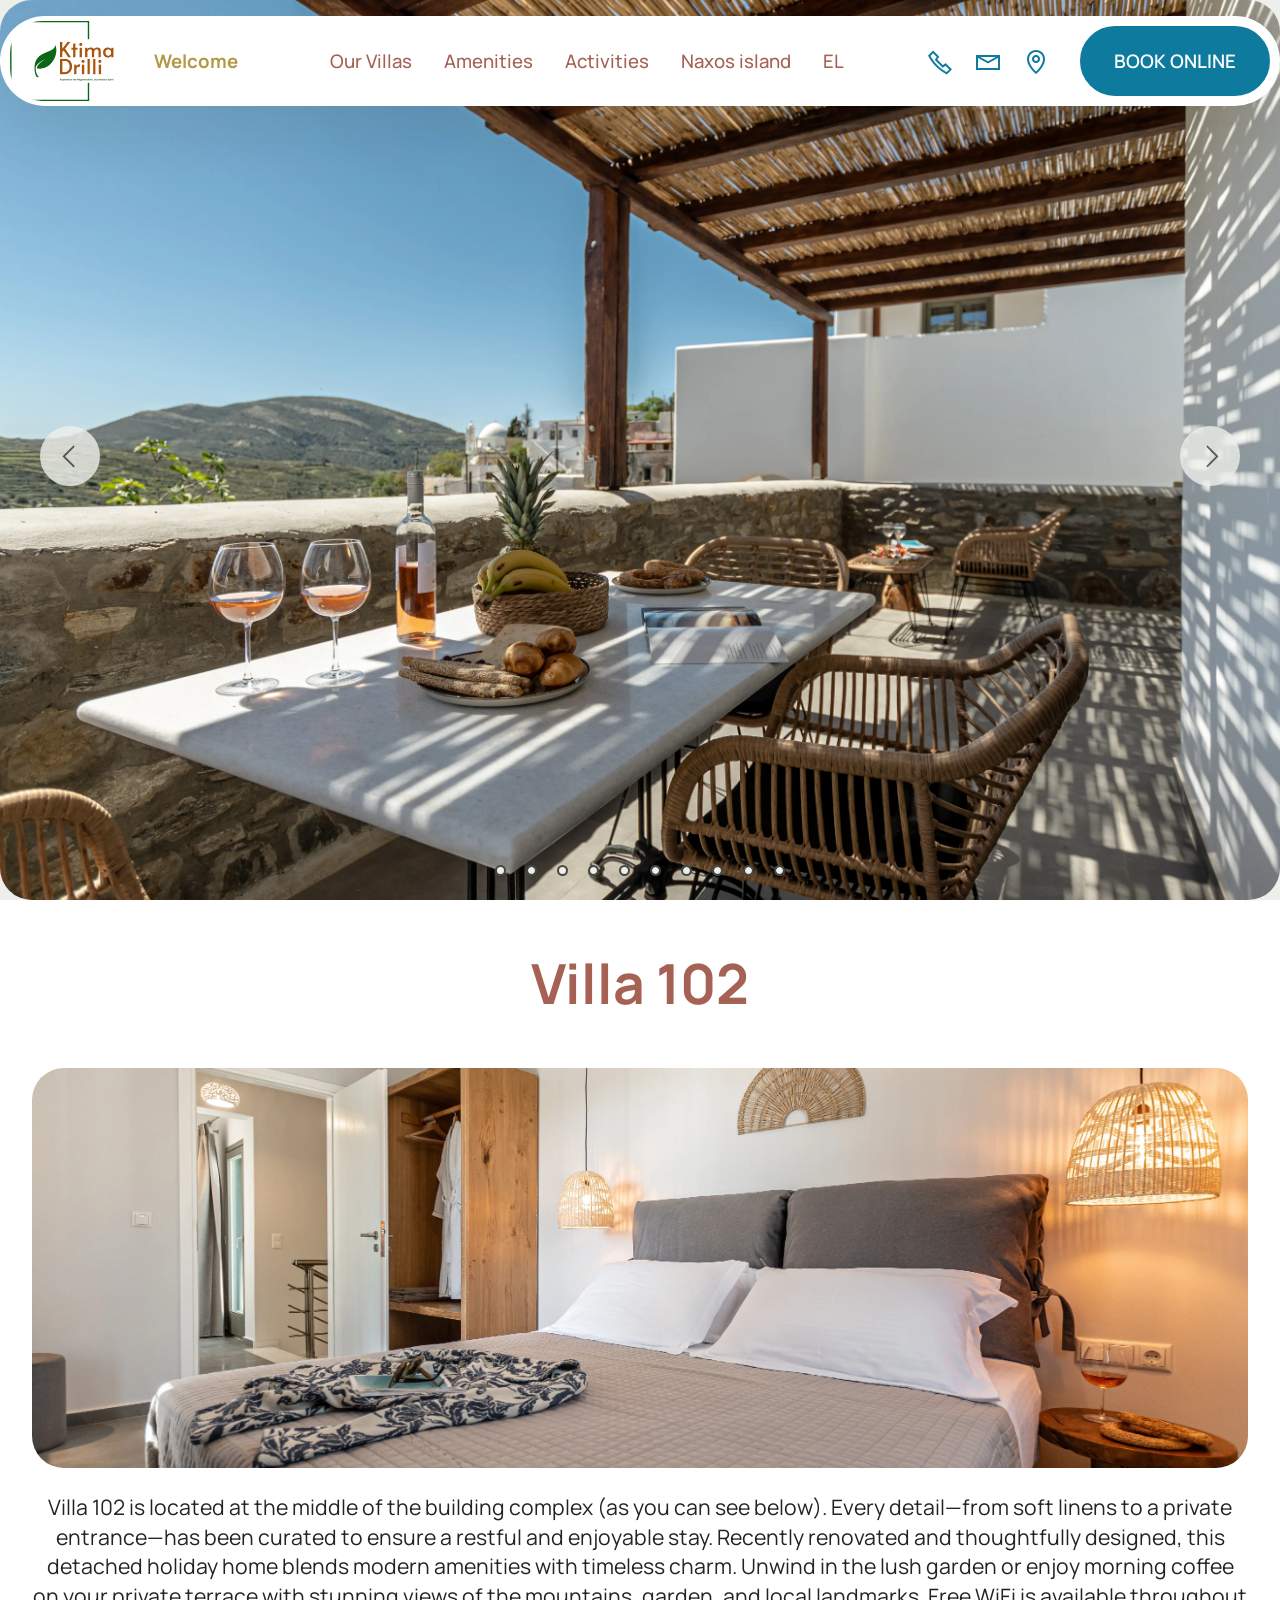
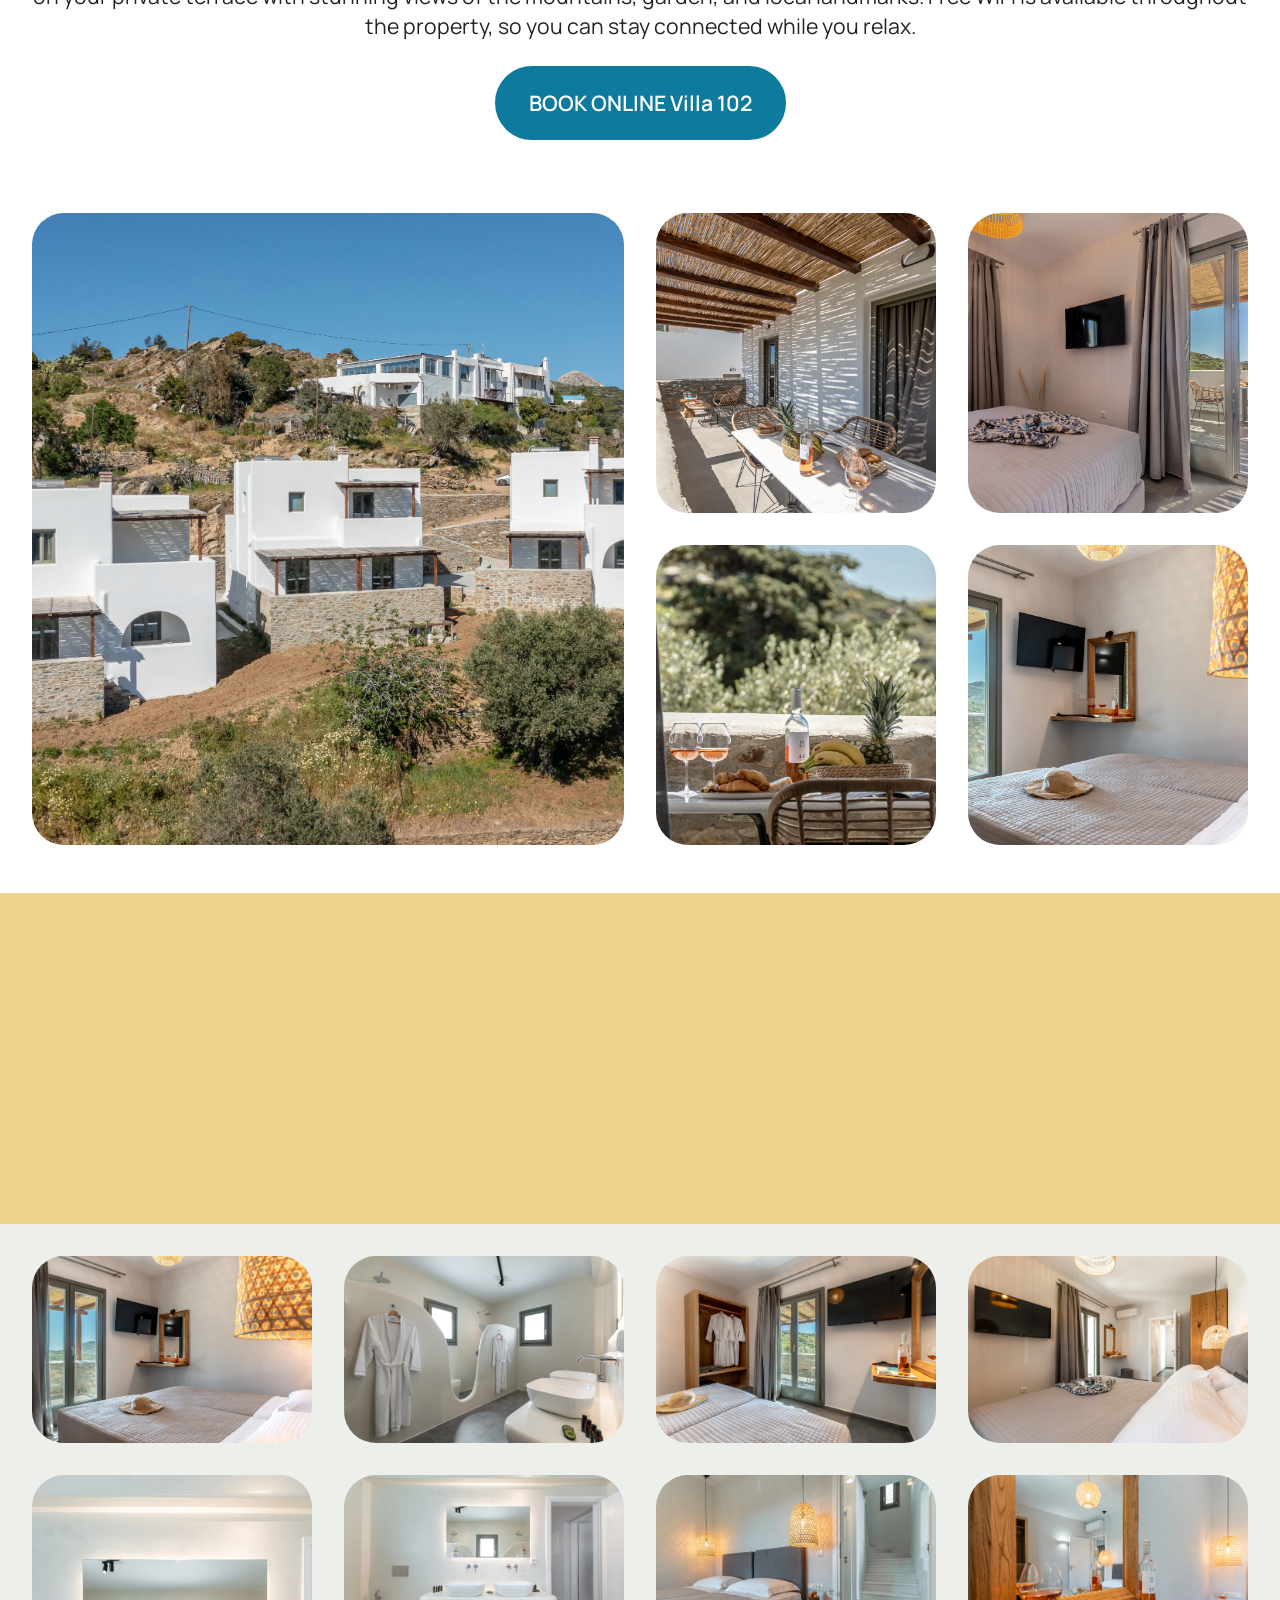
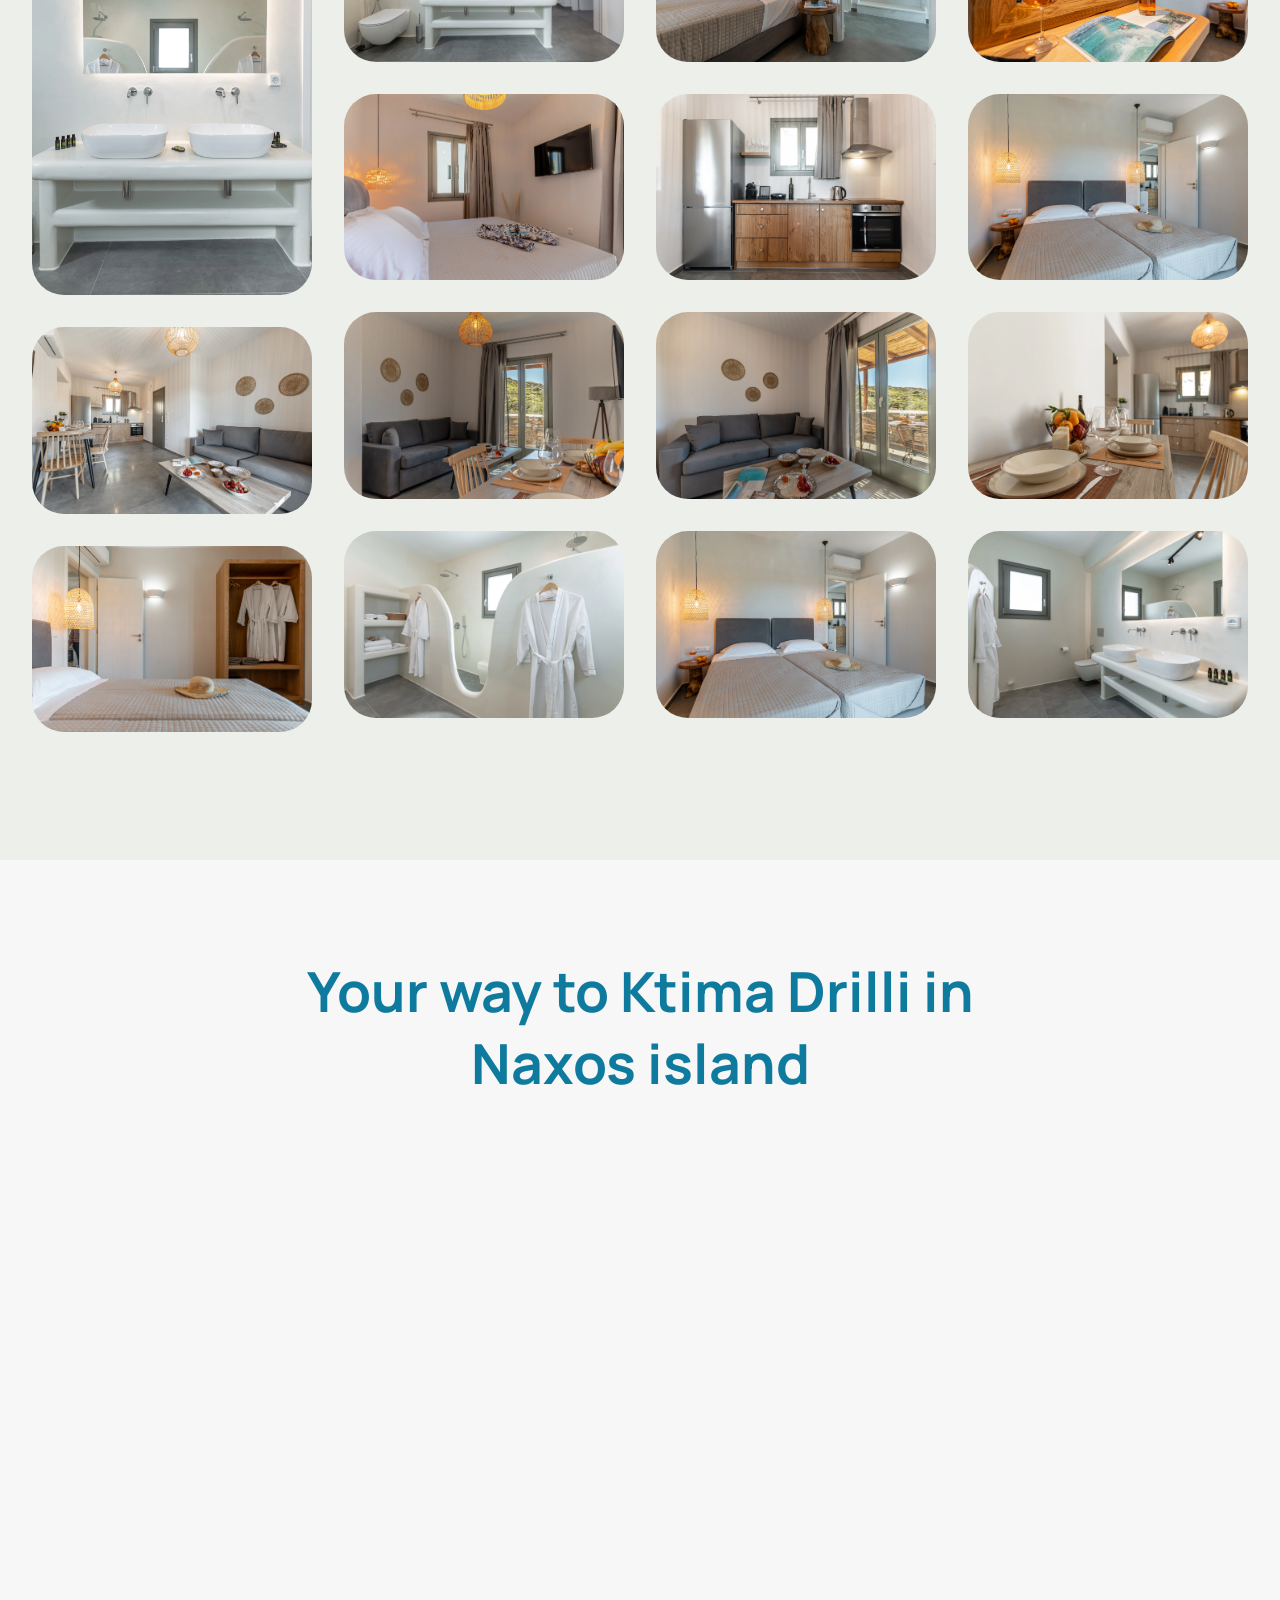
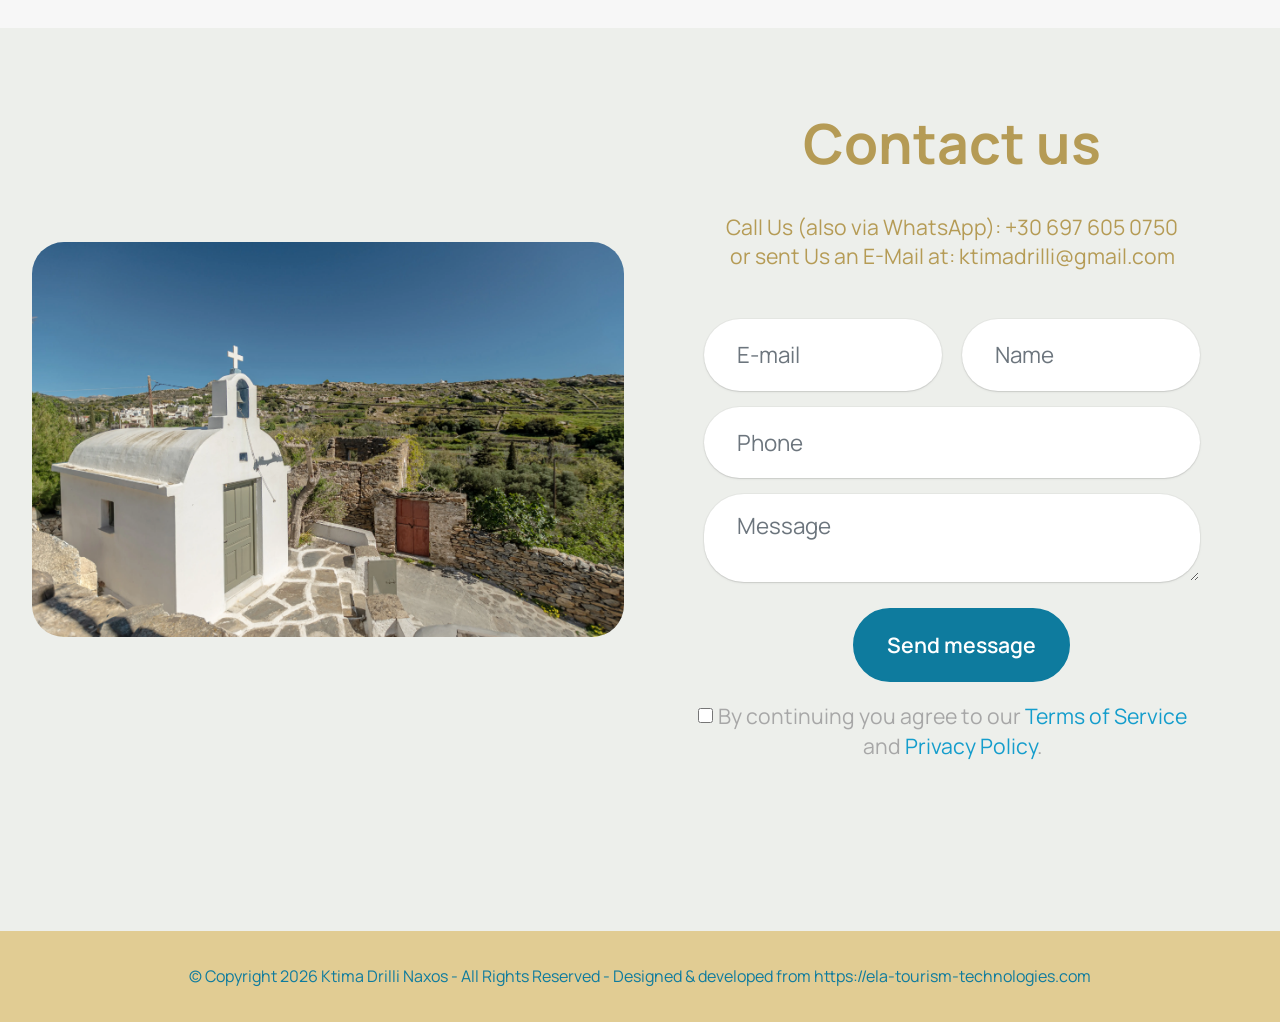
<file: page2.html>
<!DOCTYPE html>
<html  >
<head>
  
  <meta charset="UTF-8">
  <meta http-equiv="X-UA-Compatible" content="IE=edge">
  
  <meta name="viewport" content="width=device-width, initial-scale=1, minimum-scale=1">
  <link rel="shortcut icon" href="assets/images/ktima-drilli-logo.webp" type="image/x-icon">
  <meta name="description" content="Ktima Drilli offers luxurious 90 m² villas in Naxos, blending comfort and natural beauty. Perfect for families, couples, or friends seeking a relaxing, private escape in Greece.">
  
  
  <title>Villa 102</title>
  <link rel="stylesheet" href="assets/web/assets/mobirise-icons2/mobirise2.css">
  <link rel="stylesheet" href="assets/bootstrap/css/bootstrap.min.css">
  <link rel="stylesheet" href="assets/web/assets/gdpr-plugin/gdpr-styles.css">
  <link rel="stylesheet" href="assets/dropdown/css/style.css">
  <link rel="stylesheet" href="assets/theme/css/style.css">
  <link rel="stylesheet" href="assets/gallery/style.css">
  <link rel="preload" href="https://fonts.googleapis.com/css2?family=Manrope:wght@400;700&display=swap&display=swap" as="style" onload="this.onload=null;this.rel='stylesheet'">
  <noscript><link rel="stylesheet" href="https://fonts.googleapis.com/css2?family=Manrope:wght@400;700&display=swap&display=swap"></noscript>
  <link rel="preload" as="style" href="assets/mobirise/css/mbr-additional.css?v=nFAsqO"><link rel="stylesheet" href="assets/mobirise/css/mbr-additional.css?v=nFAsqO" type="text/css">

  
  
  

</head>
<body>
  
  <section data-bs-version="5.1" class="menu menu2 cid-uOeiedwk6J" once="menu" id="menu02-w">
	

	<nav class="navbar navbar-dropdown navbar-fixed-top navbar-expand-lg">
		<div class="container">
			<div class="navbar-brand">
				<span class="navbar-logo">
					
						<img src="assets/images/ktima-drilli-logo.webp" alt="" style="height: 5rem;">
					
				</span>
				<span class="navbar-caption-wrap"><a class="navbar-caption text-warning text-primary display-4" href="index.html#top">Welcome</a></span>
			</div>
			<button class="navbar-toggler" type="button" data-toggle="collapse" data-bs-toggle="collapse" data-target="#navbarSupportedContent" data-bs-target="#navbarSupportedContent" aria-controls="navbarNavAltMarkup" aria-expanded="false" aria-label="Toggle navigation">
				<div class="hamburger">
					<span></span>
					<span></span>
					<span></span>
					<span></span>
				</div>
			</button>
			<div class="collapse navbar-collapse" id="navbarSupportedContent">
				<ul class="navbar-nav nav-dropdown" data-app-modern-menu="true"><li class="nav-item">
						<a class="nav-link link text-secondary display-4" href="index.html#features03-1">Our Villas</a>
					</li><li class="nav-item"><a class="nav-link link text-secondary display-4" href="index.html#features7-5">Amenities</a></li>
					<li class="nav-item">
						<a class="nav-link link text-secondary display-4" href="index.html#events-1-uKYtBYwsa6">Activities</a>
					</li><li class="nav-item">
						<a class="nav-link link text-secondary display-4" href="index.html#features3-b" aria-expanded="false">Naxos island</a>
					</li><li class="nav-item"><a class="nav-link link text-secondary display-4" href="index.html#features3-b">EL</a></li></ul>
				<div class="icons-menu">
					<a class="iconfont-wrapper" href="https://wa.me/30 697 605 0750">
						<span class="p-2 mbr-iconfont mobi-mbri-phone mobi-mbri"></span>
					</a>
					<a class="iconfont-wrapper" href="mailto:ktimadrilli@gmail.com">
						<span class="p-2 mbr-iconfont mobi-mbri-letter mobi-mbri"></span>
					</a>
					<a class="iconfont-wrapper" href="index.html#map01-0">
						<span class="p-2 mbr-iconfont mobi-mbri-map-pin mobi-mbri"></span>
					</a>
					
				</div>
				<div class="navbar-buttons mbr-section-btn"><a class="btn btn-danger display-4" href="https://book.roompanda.com/ktima-drili-villas-naxos" target="_blank">BOOK ONLINE</a></div>
			</div>
		</div>
	</nav>
</section>

<section data-bs-version="5.1" class="slider3 cid-uOeiedMCwx mbr-fullscreen" id="slider3-x">
    
    <div class="carousel slide carousel-fade" id="vBdxRN03GK" data-ride="carousel" data-bs-ride="carousel" data-interval="7000" data-bs-interval="7000">
        <ol class="carousel-indicators">
            <li data-slide-to="0" data-bs-slide-to="0" class="active" data-target="#vBdxRN03GK" data-bs-target="#vBdxRN03GK"></li><li data-slide-to="1" data-bs-slide-to="1" class="" data-target="#vBdxRN03GK" data-bs-target="#vBdxRN03GK"></li><li data-slide-to="2" data-bs-slide-to="2" class="" data-target="#vBdxRN03GK" data-bs-target="#vBdxRN03GK"></li><li data-slide-to="3" data-bs-slide-to="3" class="" data-target="#vBdxRN03GK" data-bs-target="#vBdxRN03GK"></li><li data-slide-to="4" data-bs-slide-to="4" class="" data-target="#vBdxRN03GK" data-bs-target="#vBdxRN03GK"></li><li data-slide-to="5" data-bs-slide-to="5" class="" data-target="#vBdxRN03GK" data-bs-target="#vBdxRN03GK"></li><li data-slide-to="6" data-bs-slide-to="6" class="" data-target="#vBdxRN03GK" data-bs-target="#vBdxRN03GK"></li><li data-slide-to="7" data-bs-slide-to="7" class="" data-target="#vBdxRN03GK" data-bs-target="#vBdxRN03GK"></li><li data-slide-to="8" data-bs-slide-to="8" class="" data-target="#vBdxRN03GK" data-bs-target="#vBdxRN03GK"></li><li data-slide-to="9" data-bs-slide-to="9" class="" data-target="#vBdxRN03GK" data-bs-target="#vBdxRN03GK"></li>
            
            
        </ol>
        <div class="carousel-inner">
         
            
            <div class="carousel-item slider-image item active">
                <div class="item-wrapper">
                    <img class="d-block w-100" src="assets/images/ktima-drilli-38.webp" data-slide-to="0" data-bs-slide-to="0" alt="">
                    
                    
                </div>
            </div><div class="carousel-item slider-image item">
                <div class="item-wrapper">
                    <img class="d-block w-100" src="assets/images/ktima-drilli-17.webp" data-slide-to="1" data-bs-slide-to="1" alt="">
                    
                    
                </div>
            </div><div class="carousel-item slider-image item">
                <div class="item-wrapper">
                    <img class="d-block w-100" src="assets/images/ktima-drilli-20.webp" data-slide-to="2" data-bs-slide-to="2" alt="">
                    
                    
                </div>
            </div><div class="carousel-item slider-image item">
                <div class="item-wrapper">
                    <img class="d-block w-100" src="assets/images/ktima-drilli-24.webp" data-slide-to="3" data-bs-slide-to="3" alt="">
                    
                    
                </div>
            </div><div class="carousel-item slider-image item">
                <div class="item-wrapper">
                    <img class="d-block w-100" src="assets/images/ktima-drilli-31.webp" data-slide-to="4" data-bs-slide-to="4" alt="">
                    
                    
                </div>
            </div><div class="carousel-item slider-image item">
                <div class="item-wrapper">
                    <img class="d-block w-100" src="assets/images/ktima-drilli-29.webp" data-slide-to="6" data-bs-slide-to="6" alt="">
                    
                    
                </div>
            </div><div class="carousel-item slider-image item">
                <div class="item-wrapper">
                    <img class="d-block w-100" src="assets/images/ktima-drilli-84.webp" data-slide-to="8" data-bs-slide-to="8" alt="">
                    
                    
                </div>
            </div><div class="carousel-item slider-image item">
                <div class="item-wrapper">
                    <img class="d-block w-100" src="assets/images/ktima-drilli-69.webp" data-slide-to="9" data-bs-slide-to="9" alt="">
                    
                    
                </div>
            </div><div class="carousel-item slider-image item">
                <div class="item-wrapper">
                    <img class="d-block w-100" src="assets/images/ktima-drilli-68.webp" data-slide-to="10" data-bs-slide-to="10" alt="">
                    
                    
                </div>
            </div><div class="carousel-item slider-image item">
                <div class="item-wrapper">
                    <img class="d-block w-100" src="assets/images/ktima-drilli-76.webp" data-slide-to="11" data-bs-slide-to="11" alt="">
                    
                    
                </div>
            </div>
        </div>
        <a class="carousel-control carousel-control-prev" role="button" data-slide="prev" data-bs-slide="prev" href="#vBdxRN03GK">
            <span class="mobi-mbri mobi-mbri-arrow-prev" aria-hidden="true"></span>
            <span class="sr-only visually-hidden">Previous</span>
        </a>
        <a class="carousel-control carousel-control-next" role="button" data-slide="next" data-bs-slide="next" href="#vBdxRN03GK">
            <span class="mobi-mbri mobi-mbri-arrow-next" aria-hidden="true"></span>
            <span class="sr-only visually-hidden">Next</span>
        </a>
    </div>
</section>

<section data-bs-version="5.1" class="features03 cid-uOgFWkwgeQ" id="features03-1d">
	
	
	<div class="container-fluid">
		<div class="row justify-content-center mb-5">
			<div class="col-12 content-head">
				<div class="mbr-section-head">
					<h4 class="mbr-section-title mbr-fonts-style align-center mb-0 display-2">
						<strong>Villa 102<br></strong></h4>
					
				</div>
			</div>
		</div>
		<div class="row">
			<div class="item features-image col-12 col-md-6 col-lg-12 active">
				<div class="item-wrapper">
					<div class="item-img mb-3">
						<a href="page1.html#slider3-r"><img src="assets/images/ktima-drilli-994.webp" alt="" title=""></a>
					</div>
					<div class="item-content align-left">
						<h5 class="item-title mbr-fonts-style mt-0 mb-2 display-5"></h5>
						<p class="mbr-text mbr-fonts-style mb-3 display-7">Villa 102 is located at the middle of the building complex (as you can see below). Every detail—from soft linens to a private entrance—has been curated to ensure a restful and enjoyable stay. Recently renovated and thoughtfully designed, this detached holiday home blends modern amenities with timeless charm. Unwind in the lush garden or enjoy morning coffee on your private terrace with stunning views of the mountains, garden, and local landmarks. Free WiFi is available throughout the property, so you can stay connected while you relax.</p>
						<div class="mbr-section-btn item-footer"><a href="https://book.roompanda.com/ktima-drili-villas-naxos" class="btn item-btn btn-danger display-7" target="_blank">BOOK ONLINE Villa 102</a></div>
					</div>
				</div>
			</div>
			
			
		</div>
	</div>
</section>

<section data-bs-version="5.1" class="gallery05 cid-uOeiee5Dqs" id="gallery05-y">
    

    
    
    <div class="container-fluid">
        
        <div class="row justify-content-center  blockContent">
            <div class="col-12 col-lg-6">
                <div class="row">
                    <div class="col-xs-12 col-sm-12 col-md-6 col-lg-6 active">
                        <div class="item-wrapper">
                            <div class="item-img">
                                <img src="assets/images/ktima-drilli-84.webp" alt="" title="" data-slide-to="0" data-bs-slide-to="0" class="smallImage">
                            </div>

                        </div>
                    </div>
                    <div class="col-md-6 col-xs-12 col-sm-12 col-lg-6">
                        <div class="item-wrapper">
                            <div class="item-img">
                                <img src="assets/images/ktima-drilli-42.webp" alt="" title="" data-slide-to="1" data-bs-slide-to="1" class="smallImage">
                            </div>

                        </div>
                    </div>
                    <div class="col-xs-12 col-sm-12 col-md-6 col-lg-6">
                        <div class="item-wrapper">
                            <div class="item-img">
                                <img src="assets/images/ktima-drilli-61.webp" alt="" title="" data-slide-to="2" data-bs-slide-to="2" class="smallImage">
                            </div>
                        </div>
                    </div>
                    <div class="col-xs-12 col-sm-12 col-md-6 col-lg-6">
                        <div class="item-wrapper">
                            <div class="item-img">
                                <img src="assets/images/ktima-drilli-55.webp" alt="" title="" data-slide-to="3" data-bs-slide-to="3" class="smallImage">
                            </div>
                        </div>
                    </div>
                </div>
            </div>
            <div class="col-12 col-lg-6">
                <div class="item-wrapper">
                    <div class="item-img ">
                        <img class="w-100 largeImage" src="assets/images/ktima-drilli-3.webp" alt="" data-slide-to="3" data-bs-slide-to="3">
                    </div>

                </div>
            </div>
        </div>
    </div>
</section>

<section data-bs-version="5.1" class="gallery08 cid-uOeieefA3Q" id="gallery08-z">
  


  <div class="container-fluid gallery-wrapper">

    <div class="ticker-wrap">
      <div class="ticker">
        <div class="ticker__item display-1" data-word="2 bedrooms (1 large double bed, 2 single beds) • Living room with 2 sofa beds and a flat-screen TV">Dream • Create • Inspire
        </div>
      </div>
    </div>

    <div class="ticker-wrap">
      <div class="ticker ticker__center">
        <div class="ticker__item display-1" data-word="2 modern bathrooms featuring bathrobes, slippers, and free toiletries • Washing machine, air-conditioning, and elegant tile floors">From idea to reality • Start small
        </div>
      </div>
    </div>

    <div class="ticker-wrap">
      <div class="ticker ticker__end">
        <div class="ticker__item display-1" data-word="Fully equipped private kitchen with coffee machine, oven, and dining table • Book now!">Be fearless • Start now!
        </div>
      </div>
    </div>
  </div>
</section>

<section data-bs-version="5.1" class="gallery1 mbr-gallery cid-uOeieenlaU" id="gallery02-10">   
    
    

    <div class="container-fluid">
        <div class="row justify-content-center">
            <div class="col-12 content-head">
                
            </div>
        </div>
        <div class="row mbr-gallery mbr-masonry" data-masonry="{&quot;percentPosition&quot;: true }">
            <div class="col-12 col-md-6 col-lg-3 item gallery-image">
                <div class="item-wrapper" data-toggle="modal" data-bs-toggle="modal" data-target="#vBdxRNTqG2-modal" data-bs-target="#vBdxRNTqG2-modal">
                    <img class="w-100" src="assets/images/ktima-drilli-61.webp" alt="" data-slide-to="0" data-bs-slide-to="0" data-target="#lb-vBdxRNTqG2" data-bs-target="#lb-vBdxRNTqG2">
                    <div class="icon-wrapper">
                        <span class="mobi-mbri mobi-mbri-search mbr-iconfont mbr-iconfont-btn"></span>
                    </div>
                </div>
                
            </div>
            <div class="col-12 col-md-6 col-lg-3 item gallery-image">
                <div class="item-wrapper" data-toggle="modal" data-bs-toggle="modal" data-target="#vBdxRNTqG2-modal" data-bs-target="#vBdxRNTqG2-modal">
                    <img class="w-100" src="assets/images/ktima-drilli-116.webp" alt="" data-slide-to="1" data-bs-slide-to="1" data-target="#lb-vBdxRNTqG2" data-bs-target="#lb-vBdxRNTqG2">
                    <div class="icon-wrapper">
                        <span class="mobi-mbri mobi-mbri-search mbr-iconfont mbr-iconfont-btn"></span>
                    </div>
                </div>
                
            </div>
            <div class="col-12 col-md-6 col-lg-3 item gallery-image">
                <div class="item-wrapper" data-toggle="modal" data-bs-toggle="modal" data-target="#vBdxRNTqG2-modal" data-bs-target="#vBdxRNTqG2-modal">
                    <img class="w-100" src="assets/images/ktima-drilli-62.webp" alt="" data-slide-to="2" data-bs-slide-to="2" data-target="#lb-vBdxRNTqG2" data-bs-target="#lb-vBdxRNTqG2">
                    <div class="icon-wrapper">
                        <span class="mobi-mbri mobi-mbri-search mbr-iconfont mbr-iconfont-btn"></span>
                    </div>
                </div>
                
            </div>
            <div class="col-12 col-md-6 col-lg-3 item gallery-image">
                <div class="item-wrapper" data-toggle="modal" data-bs-toggle="modal" data-target="#vBdxRNTqG2-modal" data-bs-target="#vBdxRNTqG2-modal">
                    <img class="w-100" src="assets/images/ktima-drilli-101.webp" alt="" data-slide-to="3" data-bs-slide-to="3" data-target="#lb-vBdxRNTqG2" data-bs-target="#lb-vBdxRNTqG2">
                    <div class="icon-wrapper">
                        <span class="mobi-mbri mobi-mbri-search mbr-iconfont mbr-iconfont-btn"></span>
                    </div>
                </div>
                
            </div>
            <div class="col-12 col-md-6 col-lg-3 item gallery-image">
                <div class="item-wrapper" data-toggle="modal" data-bs-toggle="modal" data-target="#vBdxRNTqG2-modal" data-bs-target="#vBdxRNTqG2-modal">
                    <img class="w-100" src="assets/images/ktima-drilli-120.webp" alt="" data-slide-to="4" data-bs-slide-to="4" data-target="#lb-vBdxRNTqG2" data-bs-target="#lb-vBdxRNTqG2">
                    <div class="icon-wrapper">
                        <span class="mobi-mbri mobi-mbri-search mbr-iconfont mbr-iconfont-btn"></span>
                    </div>
                </div>
                
            </div>
            <div class="col-12 col-md-6 col-lg-3 item gallery-image">
                <div class="item-wrapper" data-toggle="modal" data-bs-toggle="modal" data-target="#vBdxRNTqG2-modal" data-bs-target="#vBdxRNTqG2-modal">
                    <img class="w-100" src="assets/images/ktima-drilli-119.webp" alt="" data-slide-to="5" data-bs-slide-to="5" data-target="#lb-vBdxRNTqG2" data-bs-target="#lb-vBdxRNTqG2">
                    <div class="icon-wrapper">
                        <span class="mobi-mbri mobi-mbri-search mbr-iconfont mbr-iconfont-btn"></span>
                    </div>
                </div>
                
            </div>
            <div class="col-12 col-md-6 col-lg-3 item gallery-image">
                <div class="item-wrapper" data-toggle="modal" data-bs-toggle="modal" data-target="#vBdxRNTqG2-modal" data-bs-target="#vBdxRNTqG2-modal">
                    <img class="w-100" src="assets/images/ktima-drilli-66.webp" alt="" data-slide-to="6" data-bs-slide-to="6" data-target="#lb-vBdxRNTqG2" data-bs-target="#lb-vBdxRNTqG2">
                    <div class="icon-wrapper">
                        <span class="mobi-mbri mobi-mbri-search mbr-iconfont mbr-iconfont-btn"></span>
                    </div>
                </div>
                
            </div><div class="col-12 col-md-6 col-lg-3 item gallery-image">
                <div class="item-wrapper" data-toggle="modal" data-bs-toggle="modal" data-target="#vBdxRNTqG2-modal" data-bs-target="#vBdxRNTqG2-modal">
                    <img class="w-100" src="assets/images/ktima-drilli-69.webp" alt="" data-slide-to="7" data-bs-slide-to="7" data-target="#lb-vBdxRNTqG2" data-bs-target="#lb-vBdxRNTqG2">
                    <div class="icon-wrapper">
                        <span class="mobi-mbri mobi-mbri-search mbr-iconfont mbr-iconfont-btn"></span>
                    </div>
                </div>
                
            </div><div class="col-12 col-md-6 col-lg-3 item gallery-image">
                <div class="item-wrapper" data-toggle="modal" data-bs-toggle="modal" data-target="#vBdxRNTqG2-modal" data-bs-target="#vBdxRNTqG2-modal">
                    <img class="w-100" src="assets/images/ktima-drilli-68.webp" alt="" data-slide-to="8" data-bs-slide-to="8" data-target="#lb-vBdxRNTqG2" data-bs-target="#lb-vBdxRNTqG2">
                    <div class="icon-wrapper">
                        <span class="mobi-mbri mobi-mbri-search mbr-iconfont mbr-iconfont-btn"></span>
                    </div>
                </div>
                
            </div><div class="col-12 col-md-6 col-lg-3 item gallery-image">
                <div class="item-wrapper" data-toggle="modal" data-bs-toggle="modal" data-target="#vBdxRNTqG2-modal" data-bs-target="#vBdxRNTqG2-modal">
                    <img class="w-100" src="assets/images/ktima-drilli-85.webp" alt="" data-slide-to="9" data-bs-slide-to="9" data-target="#lb-vBdxRNTqG2" data-bs-target="#lb-vBdxRNTqG2">
                    <div class="icon-wrapper">
                        <span class="mobi-mbri mobi-mbri-search mbr-iconfont mbr-iconfont-btn"></span>
                    </div>
                </div>
                
            </div><div class="col-12 col-md-6 col-lg-3 item gallery-image">
                <div class="item-wrapper" data-toggle="modal" data-bs-toggle="modal" data-target="#vBdxRNTqG2-modal" data-bs-target="#vBdxRNTqG2-modal">
                    <img class="w-100" src="assets/images/ktima-drilli-22.webp" alt="" data-slide-to="10" data-bs-slide-to="10" data-target="#lb-vBdxRNTqG2" data-bs-target="#lb-vBdxRNTqG2">
                    <div class="icon-wrapper">
                        <span class="mobi-mbri mobi-mbri-search mbr-iconfont mbr-iconfont-btn"></span>
                    </div>
                </div>
                
            </div><div class="col-12 col-md-6 col-lg-3 item gallery-image">
                <div class="item-wrapper" data-toggle="modal" data-bs-toggle="modal" data-target="#vBdxRNTqG2-modal" data-bs-target="#vBdxRNTqG2-modal">
                    <img class="w-100" src="assets/images/ktima-drilli-17.webp" alt="" data-slide-to="11" data-bs-slide-to="11" data-target="#lb-vBdxRNTqG2" data-bs-target="#lb-vBdxRNTqG2">
                    <div class="icon-wrapper">
                        <span class="mobi-mbri mobi-mbri-search mbr-iconfont mbr-iconfont-btn"></span>
                    </div>
                </div>
                
            </div><div class="col-12 col-md-6 col-lg-3 item gallery-image">
                <div class="item-wrapper" data-toggle="modal" data-bs-toggle="modal" data-target="#vBdxRNTqG2-modal" data-bs-target="#vBdxRNTqG2-modal">
                    <img class="w-100" src="assets/images/ktima-drilli-20.webp" alt="" data-slide-to="12" data-bs-slide-to="12" data-target="#lb-vBdxRNTqG2" data-bs-target="#lb-vBdxRNTqG2">
                    <div class="icon-wrapper">
                        <span class="mobi-mbri mobi-mbri-search mbr-iconfont mbr-iconfont-btn"></span>
                    </div>
                </div>
                
            </div><div class="col-12 col-md-6 col-lg-3 item gallery-image">
                <div class="item-wrapper" data-toggle="modal" data-bs-toggle="modal" data-target="#vBdxRNTqG2-modal" data-bs-target="#vBdxRNTqG2-modal">
                    <img class="w-100" src="assets/images/ktima-drilli-16.webp" alt="" data-slide-to="13" data-bs-slide-to="13" data-target="#lb-vBdxRNTqG2" data-bs-target="#lb-vBdxRNTqG2">
                    <div class="icon-wrapper">
                        <span class="mobi-mbri mobi-mbri-search mbr-iconfont mbr-iconfont-btn"></span>
                    </div>
                </div>
                
            </div><div class="col-12 col-md-6 col-lg-3 item gallery-image">
                <div class="item-wrapper" data-toggle="modal" data-bs-toggle="modal" data-target="#vBdxRNTqG2-modal" data-bs-target="#vBdxRNTqG2-modal">
                    <img class="w-100" src="assets/images/ktima-drilli-31.webp" alt="" data-slide-to="14" data-bs-slide-to="14" data-target="#lb-vBdxRNTqG2" data-bs-target="#lb-vBdxRNTqG2">
                    <div class="icon-wrapper">
                        <span class="mobi-mbri mobi-mbri-search mbr-iconfont mbr-iconfont-btn"></span>
                    </div>
                </div>
                
            </div><div class="col-12 col-md-6 col-lg-3 item gallery-image">
                <div class="item-wrapper" data-toggle="modal" data-bs-toggle="modal" data-target="#vBdxRNTqG2-modal" data-bs-target="#vBdxRNTqG2-modal">
                    <img class="w-100" src="assets/images/ktima-drilli-125.webp" alt="" data-slide-to="15" data-bs-slide-to="15" data-target="#lb-vBdxRNTqG2" data-bs-target="#lb-vBdxRNTqG2">
                    <div class="icon-wrapper">
                        <span class="mobi-mbri mobi-mbri-search mbr-iconfont mbr-iconfont-btn"></span>
                    </div>
                </div>
                
            </div><div class="col-12 col-md-6 col-lg-3 item gallery-image">
                <div class="item-wrapper" data-toggle="modal" data-bs-toggle="modal" data-target="#vBdxRNTqG2-modal" data-bs-target="#vBdxRNTqG2-modal">
                    <img class="w-100" src="assets/images/ktima-drilli-118.webp" alt="" data-slide-to="16" data-bs-slide-to="16" data-target="#lb-vBdxRNTqG2" data-bs-target="#lb-vBdxRNTqG2">
                    <div class="icon-wrapper">
                        <span class="mobi-mbri mobi-mbri-search mbr-iconfont mbr-iconfont-btn"></span>
                    </div>
                </div>
                
            </div><div class="col-12 col-md-6 col-lg-3 item gallery-image">
                <div class="item-wrapper" data-toggle="modal" data-bs-toggle="modal" data-target="#vBdxRNTqG2-modal" data-bs-target="#vBdxRNTqG2-modal">
                    <img class="w-100" src="assets/images/ktima-drilli-68.webp" alt="" data-slide-to="17" data-bs-slide-to="17" data-target="#lb-vBdxRNTqG2" data-bs-target="#lb-vBdxRNTqG2">
                    <div class="icon-wrapper">
                        <span class="mobi-mbri mobi-mbri-search mbr-iconfont mbr-iconfont-btn"></span>
                    </div>
                </div>
                
            </div><div class="col-12 col-md-6 col-lg-3 item gallery-image">
                <div class="item-wrapper" data-toggle="modal" data-bs-toggle="modal" data-target="#vBdxRNTqG2-modal" data-bs-target="#vBdxRNTqG2-modal">
                    <img class="w-100" src="assets/images/ktima-drilli-72.webp" alt="" data-slide-to="18" data-bs-slide-to="18" data-target="#lb-vBdxRNTqG2" data-bs-target="#lb-vBdxRNTqG2">
                    <div class="icon-wrapper">
                        <span class="mobi-mbri mobi-mbri-search mbr-iconfont mbr-iconfont-btn"></span>
                    </div>
                </div>
                
            </div>
        </div>

        <div class="modal mbr-slider" tabindex="-1" role="dialog" aria-hidden="true" id="vBdxRNTqG2-modal">
            <div class="modal-dialog" role="document">
                <div class="modal-content">
                    <div class="modal-body">
                        <div class="carousel slide carousel-fade" id="lb-vBdxRNTqG2" data-interval="5000" data-bs-interval="5000">
                            <div class="carousel-inner">
                                <div class="carousel-item active">
                                    <img class="d-block w-100" src="assets/images/ktima-drilli-61.webp" alt="">
                                </div>
                                <div class="carousel-item">
                                    <img class="d-block w-100" src="assets/images/ktima-drilli-116.webp" alt="">
                                </div>
                                <div class="carousel-item">
                                    <img class="d-block w-100" src="assets/images/ktima-drilli-62.webp" alt="">
                                </div>
                                <div class="carousel-item">
                                    <img class="d-block w-100" src="assets/images/ktima-drilli-101.webp" alt="">
                                </div>
                                <div class="carousel-item">
                                    <img class="d-block w-100" src="assets/images/ktima-drilli-120.webp" alt="">
                                </div>
                                <div class="carousel-item">
                                    <img class="d-block w-100" src="assets/images/ktima-drilli-119.webp" alt="">
                                </div>
                                <div class="carousel-item">
                                    <img class="d-block w-100" src="assets/images/ktima-drilli-66.webp" alt="">
                                </div><div class="carousel-item">
                                    <img class="d-block w-100" src="assets/images/ktima-drilli-69.webp" alt="">
                                </div><div class="carousel-item">
                                    <img class="d-block w-100" src="assets/images/ktima-drilli-68.webp" alt="">
                                </div><div class="carousel-item">
                                    <img class="d-block w-100" src="assets/images/ktima-drilli-85.webp" alt="">
                                </div><div class="carousel-item">
                                    <img class="d-block w-100" src="assets/images/ktima-drilli-22.webp" alt="">
                                </div><div class="carousel-item">
                                    <img class="d-block w-100" src="assets/images/ktima-drilli-17.webp" alt="">
                                </div><div class="carousel-item">
                                    <img class="d-block w-100" src="assets/images/ktima-drilli-20.webp" alt="">
                                </div><div class="carousel-item">
                                    <img class="d-block w-100" src="assets/images/ktima-drilli-16.webp" alt="">
                                </div><div class="carousel-item">
                                    <img class="d-block w-100" src="assets/images/ktima-drilli-31.webp" alt="">
                                </div><div class="carousel-item">
                                    <img class="d-block w-100" src="assets/images/ktima-drilli-125.webp" alt="">
                                </div><div class="carousel-item">
                                    <img class="d-block w-100" src="assets/images/ktima-drilli-118.webp" alt="">
                                </div><div class="carousel-item">
                                    <img class="d-block w-100" src="assets/images/ktima-drilli-68.webp" alt="">
                                </div><div class="carousel-item">
                                    <img class="d-block w-100" src="assets/images/ktima-drilli-72.webp" alt="">
                                </div>
                            </div>
                            <ol class="carousel-indicators">
                                <li data-slide-to="0" data-bs-slide-to="0" class="active" data-target="#lb-vBdxRNTqG2" data-bs-target="#lb-vBdxRNTqG2"></li>
                                <li data-slide-to="1" data-bs-slide-to="1" data-target="#lb-vBdxRNTqG2" data-bs-target="#lb-vBdxRNTqG2"></li>
                                <li data-slide-to="2" data-bs-slide-to="2" data-target="#lb-vBdxRNTqG2" data-bs-target="#lb-vBdxRNTqG2"></li>
                                <li data-slide-to="3" data-bs-slide-to="3" data-target="#lb-vBdxRNTqG2" data-bs-target="#lb-vBdxRNTqG2"></li>
                                <li data-slide-to="4" data-bs-slide-to="4" data-target="#lb-vBdxRNTqG2" data-bs-target="#lb-vBdxRNTqG2"></li>
                                <li data-slide-to="5" data-bs-slide-to="5" data-target="#lb-vBdxRNTqG2" data-bs-target="#lb-vBdxRNTqG2"></li>
                                <li data-slide-to="6" data-bs-slide-to="6" data-target="#lb-vBdxRNTqG2" data-bs-target="#lb-vBdxRNTqG2"></li><li data-slide-to="7" data-bs-slide-to="7" data-target="#lb-vBdxRNTqG2" data-bs-target="#lb-vBdxRNTqG2"></li><li data-slide-to="8" data-bs-slide-to="8" data-target="#lb-vBdxRNTqG2" data-bs-target="#lb-vBdxRNTqG2"></li><li data-slide-to="9" data-bs-slide-to="9" data-target="#lb-vBdxRNTqG2" data-bs-target="#lb-vBdxRNTqG2"></li><li data-slide-to="10" data-bs-slide-to="10" data-target="#lb-vBdxRNTqG2" data-bs-target="#lb-vBdxRNTqG2"></li><li data-slide-to="11" data-bs-slide-to="11" data-target="#lb-vBdxRNTqG2" data-bs-target="#lb-vBdxRNTqG2"></li><li data-slide-to="12" data-bs-slide-to="12" data-target="#lb-vBdxRNTqG2" data-bs-target="#lb-vBdxRNTqG2"></li><li data-slide-to="13" data-bs-slide-to="13" data-target="#lb-vBdxRNTqG2" data-bs-target="#lb-vBdxRNTqG2"></li><li data-slide-to="14" data-bs-slide-to="14" data-target="#lb-vBdxRNTqG2" data-bs-target="#lb-vBdxRNTqG2"></li><li data-slide-to="15" data-bs-slide-to="15" data-target="#lb-vBdxRNTqG2" data-bs-target="#lb-vBdxRNTqG2"></li><li data-slide-to="16" data-bs-slide-to="16" data-target="#lb-vBdxRNTqG2" data-bs-target="#lb-vBdxRNTqG2"></li><li data-slide-to="17" data-bs-slide-to="17" data-target="#lb-vBdxRNTqG2" data-bs-target="#lb-vBdxRNTqG2"></li><li data-slide-to="18" data-bs-slide-to="18" data-target="#lb-vBdxRNTqG2" data-bs-target="#lb-vBdxRNTqG2"></li>
                            </ol>
                            <a role="button" href="" class="close" data-dismiss="modal" data-bs-dismiss="modal" aria-label="Close">
                            </a>
                            <a class="carousel-control-prev carousel-control" role="button" data-slide="prev" data-bs-slide="prev" href="#lb-vBdxRNTqG2">
                                <span class="mobi-mbri mobi-mbri-arrow-prev" aria-hidden="true"></span>
                                <span class="sr-only visually-hidden">Previous</span>
                            </a>
                            <a class="carousel-control-next carousel-control" role="button" data-slide="next" data-bs-slide="next" href="#lb-vBdxRNTqG2">
                                <span class="mobi-mbri mobi-mbri-arrow-next" aria-hidden="true"></span>
                                <span class="sr-only visually-hidden">Next</span>
                            </a>
                        </div>
                    </div>
                </div>
            </div>
        </div>
    </div>
</section>

<section data-bs-version="5.1" class="map1 cid-uOeieeR0NO" id="map01-11">
	
	
	
	<div>
		<div class="row justify-content-center">
			<div class="col-12 content-head">
				<div class="mbr-section-head mb-5">
					<h3 class="mbr-section-title mbr-fonts-style align-center mb-0 display-2">
						<strong>Your way to Ktima Drilli in Naxos island</strong></h3>
					
				</div>
			</div>
		</div>
		<div class="google-map"><iframe frameborder="0" style="border:0" src="https://www.google.com/maps/embed?pb=!1m18!1m12!1m3!1d795.8784902265279!2d25.44429922837392!3d37.069064068334086!2m3!1f0!2f0!3f0!3m2!1i1024!2i768!4f13.1!3m3!1m2!1s0x149809fb5c5843a9%3A0xf249221dcc622ac2!2sKtima%20Drilli%20Naxos!5e0!3m2!1sen!2sde!4v1747593167284!5m2!1sen!2sde" allowfullscreen=""></iframe></div>
	</div>
</section>

<section data-bs-version="5.1" class="form03 cid-uOeiefc9Bj" id="form03-12">
    

    

    <div class="container">
        <div class="row justify-content-center">
            <div class="col-12 col-lg item-wrapper">
                <div class="mbr-section-head mb-5">
                    <h3 class="mbr-section-title mbr-fonts-style align-center mb-0 display-2">
                        <strong>Contact us</strong>
                    </h3>
                    <h4 class="mbr-section-subtitle mbr-fonts-style align-center mb-0 mt-4 display-7">
                        Call Us (also via WhatsApp): +30 697 605 0750<br>or sent Us an E-Mail at: ktimadrilli@gmail.com</h4>
                </div>
                <div class="col-lg-12 mx-auto mbr-form" data-form-type="formoid">
                    <form action="https://mobirise.eu/" method="POST" class="mbr-form form-with-styler" data-form-title="Form Name"><input type="hidden" name="email" data-form-email="true" value="PWcLjUJ8uSUSxhkzCvo0EuzRIIoNPXSyoCUtPhdPBu5ltHNIZQz38yVByUNiL+l93uBdILmM8ySXEzhLLXQYMlLrNSHKh3leBYlTgTvRbZT2Q8+38dUyUNc8S8mtKBxc.iaolCtDeA/B/pqtjfHnUFjh0+6v/NHpXxv3spUpYh5qWTVp/da9vWExwKLeQExRk8QmP1SNCe0m4NebsZTyoxj6wxq5vT8CQewxg0N6odF/ycJJsWxX1+wOE9vBOmnJ0">
                        <div class="row">
                            <div hidden="hidden" data-form-alert="" class="alert alert-success col-12">Thanks for filling out the form! We will contact you within the next 24 hours by phone or by E-Mail.</div>
                            <div hidden="hidden" data-form-alert-danger="" class="alert alert-danger col-12">
                                Oops...! some problem!
                            </div>
                        </div>
                        <div class="dragArea row">
                            <div class="col-md col-sm-12 form-group mb-3 mb-3" data-for="name">
                                <input type="text" name="name" placeholder="Name" data-form-field="name" class="form-control" value="" id="name-form03-12">
                            </div>
                            <div class="col-md col-sm-12 form-group mb-3 mb-3" data-for="email">
                                <input type="email" name="email" placeholder="E-mail" data-form-field="email" class="form-control" value="" id="email-form03-12">
                            </div>
                            <div class="col-12 form-group mb-3 mb-3" data-for="phone">
                                <input type="tel" name="phone" placeholder="Phone" data-form-field="phone" class="form-control" value="" id="phone-form03-12">
                            </div>
                            <div class="col-12 form-group mb-3 mb-3" data-for="textarea">
                                <textarea name="textarea" placeholder="Message" data-form-field="textarea" class="form-control" id="textarea-form03-12"></textarea>
                            </div>
                            <div class="col-lg-12 col-md-12 col-sm-12 align-center mbr-section-btn"><button type="submit" class="btn btn-danger display-7">
                                    Send message
                                </button></div>
                        </div>
                    <span class="gdpr-block">
<label>
<span class="textGDPR display-7" style="color: #a7a7a7"><input type="checkbox" name="gdpr" id="gdpr-form03-12" required="">By continuing you agree to our <a style="color: #149dcc; text-decoration: none;" href="terms.html">Terms of Service</a> and <a style="color: #149dcc; text-decoration: none;" href="policy.html">Privacy Policy</a>.</span>
</label>
</span></form>
                </div>


            </div>
            <div class="col-12 col-lg-6">
                <div class="image-wrapper">
                    <img class="w-100" src="assets/images/ktima-drilli-11.webp" alt="">
                </div>
            </div>

        </div>
    </div>
</section>

<section data-bs-version="5.1" class="footer4 cid-uOeiefoNnz" once="footers" id="footer04-13">

    

    

    <div class="container">
        <div class="media-container-row align-center mbr-white">
            <div class="col-12">
                <p class="mbr-text mb-0 mbr-fonts-style display-8">
                    © Copyright 2026 Ktima Drilli Naxos - All Rights Reserved&nbsp;- Designed &amp; developed from https://ela-tourism-technologies.com</p>
            </div>
        </div>
    </div>
</section>


<script src="assets/bootstrap/js/bootstrap.bundle.min.js"></script>
  <script src="assets/smoothscroll/smooth-scroll.js"></script>
  <script src="assets/ytplayer/index.js"></script>
  <script src="assets/dropdown/js/navbar-dropdown.js"></script>
  <script src="assets/masonry/masonry.pkgd.min.js"></script>
  <script src="assets/imagesloaded/imagesloaded.pkgd.min.js"></script>
  <script src="assets/theme/js/script.js"></script>
  <script src="assets/gallery/player.min.js"></script>
  <script src="assets/gallery/script.js"></script>
  <script src="assets/formoid/formoid.min.js"></script>
  
  
  

</body>
</html>
</file>
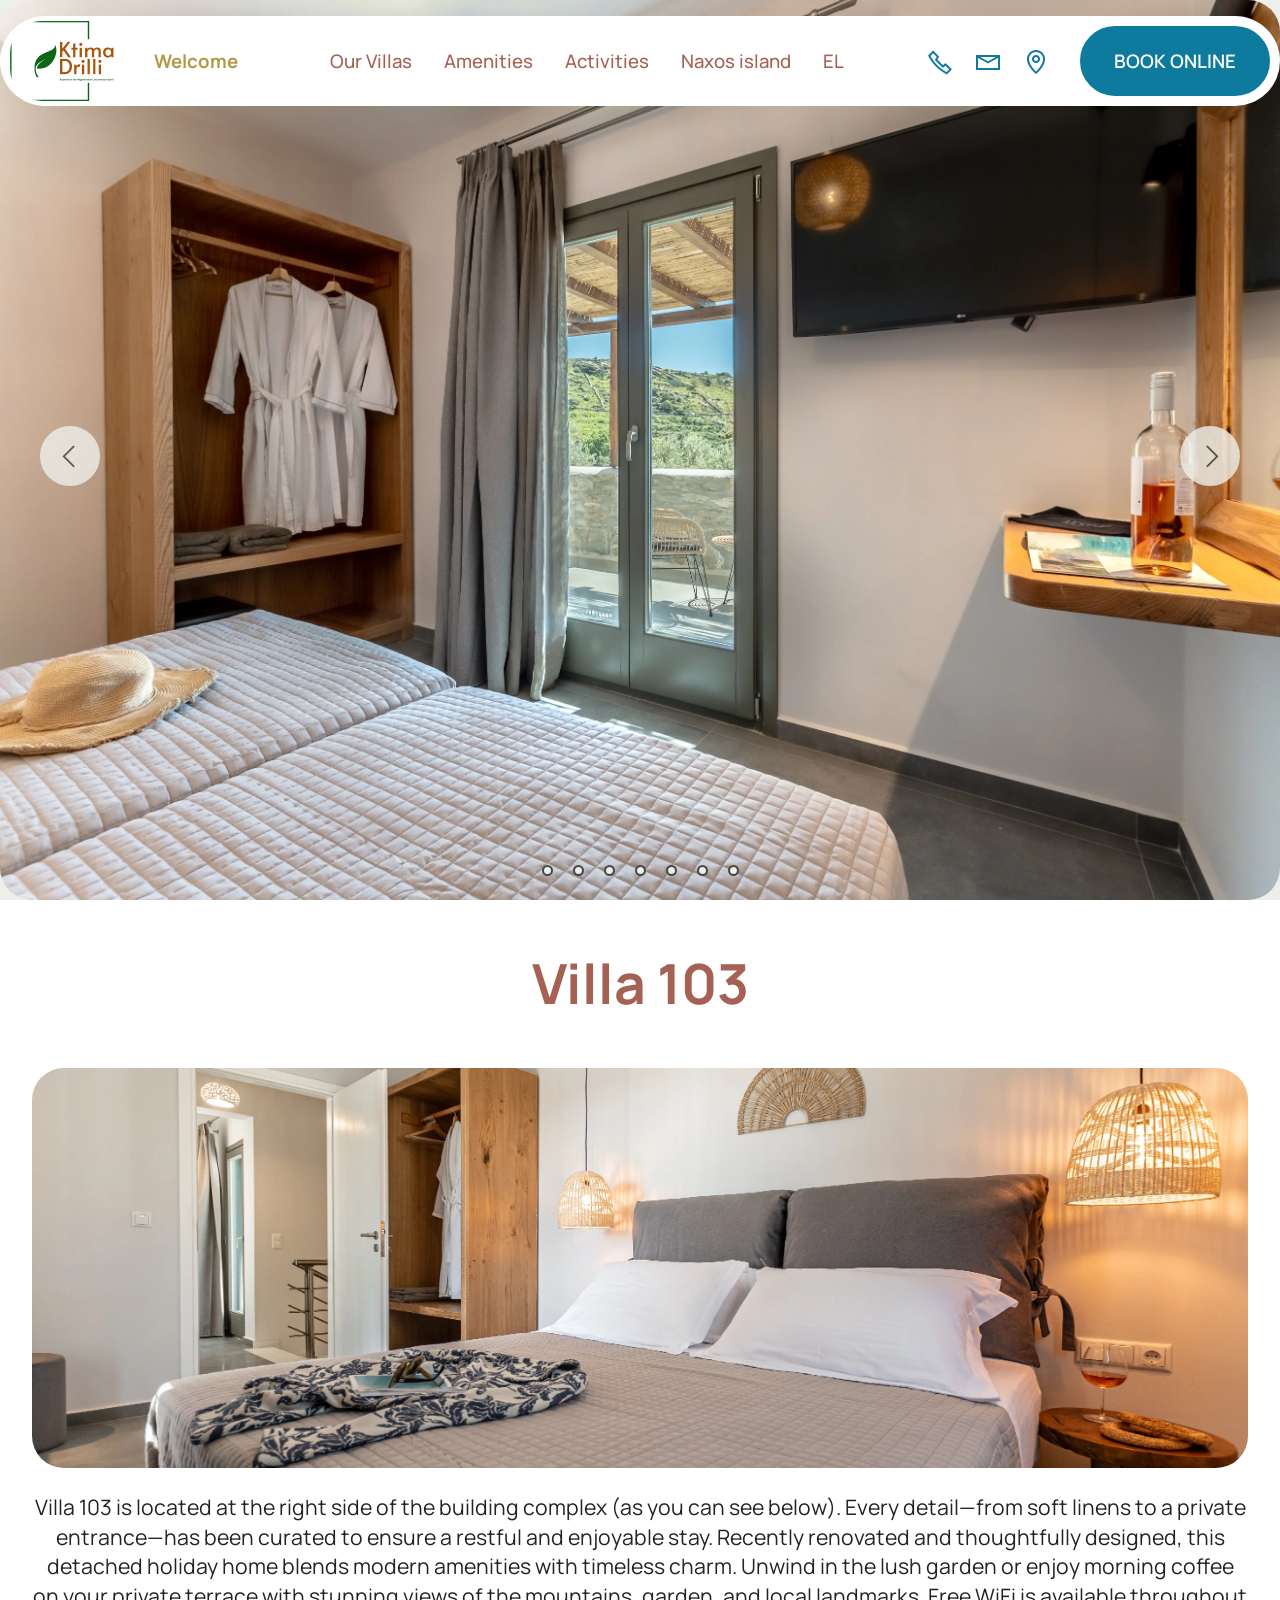
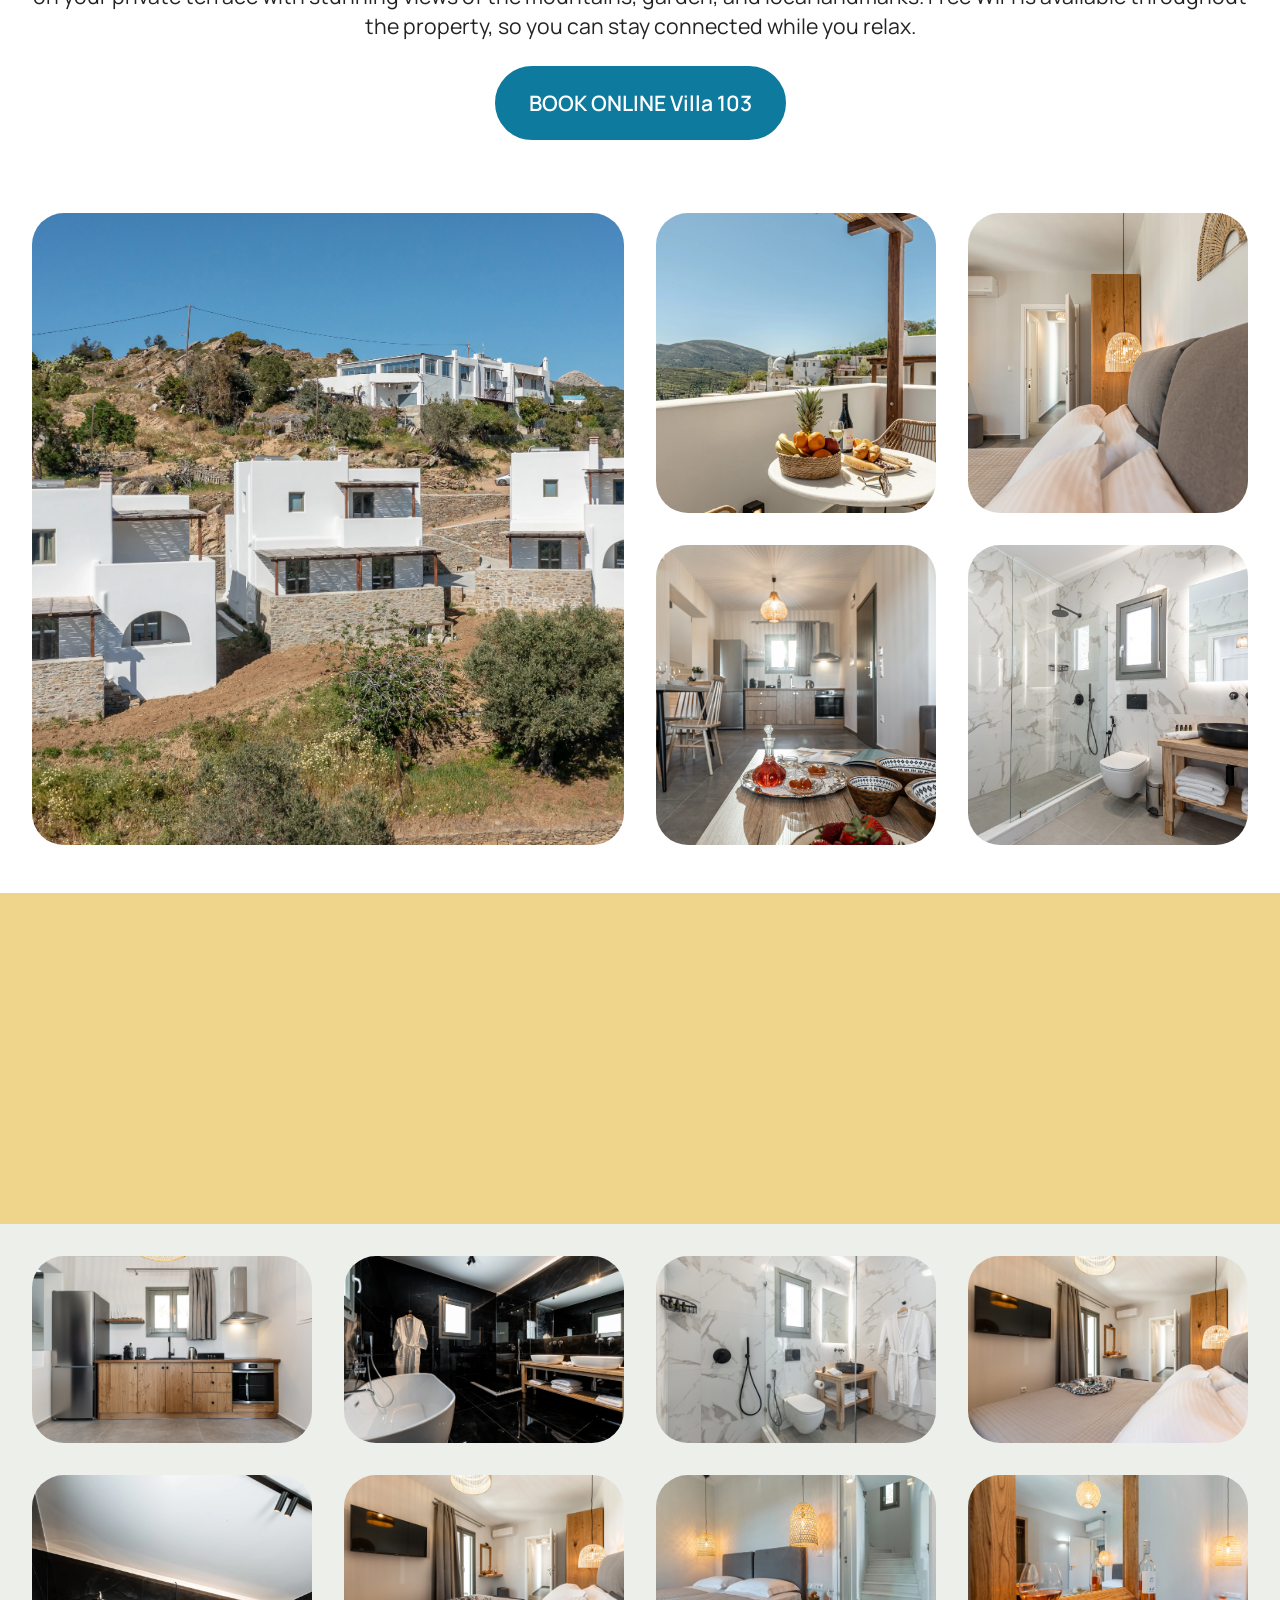
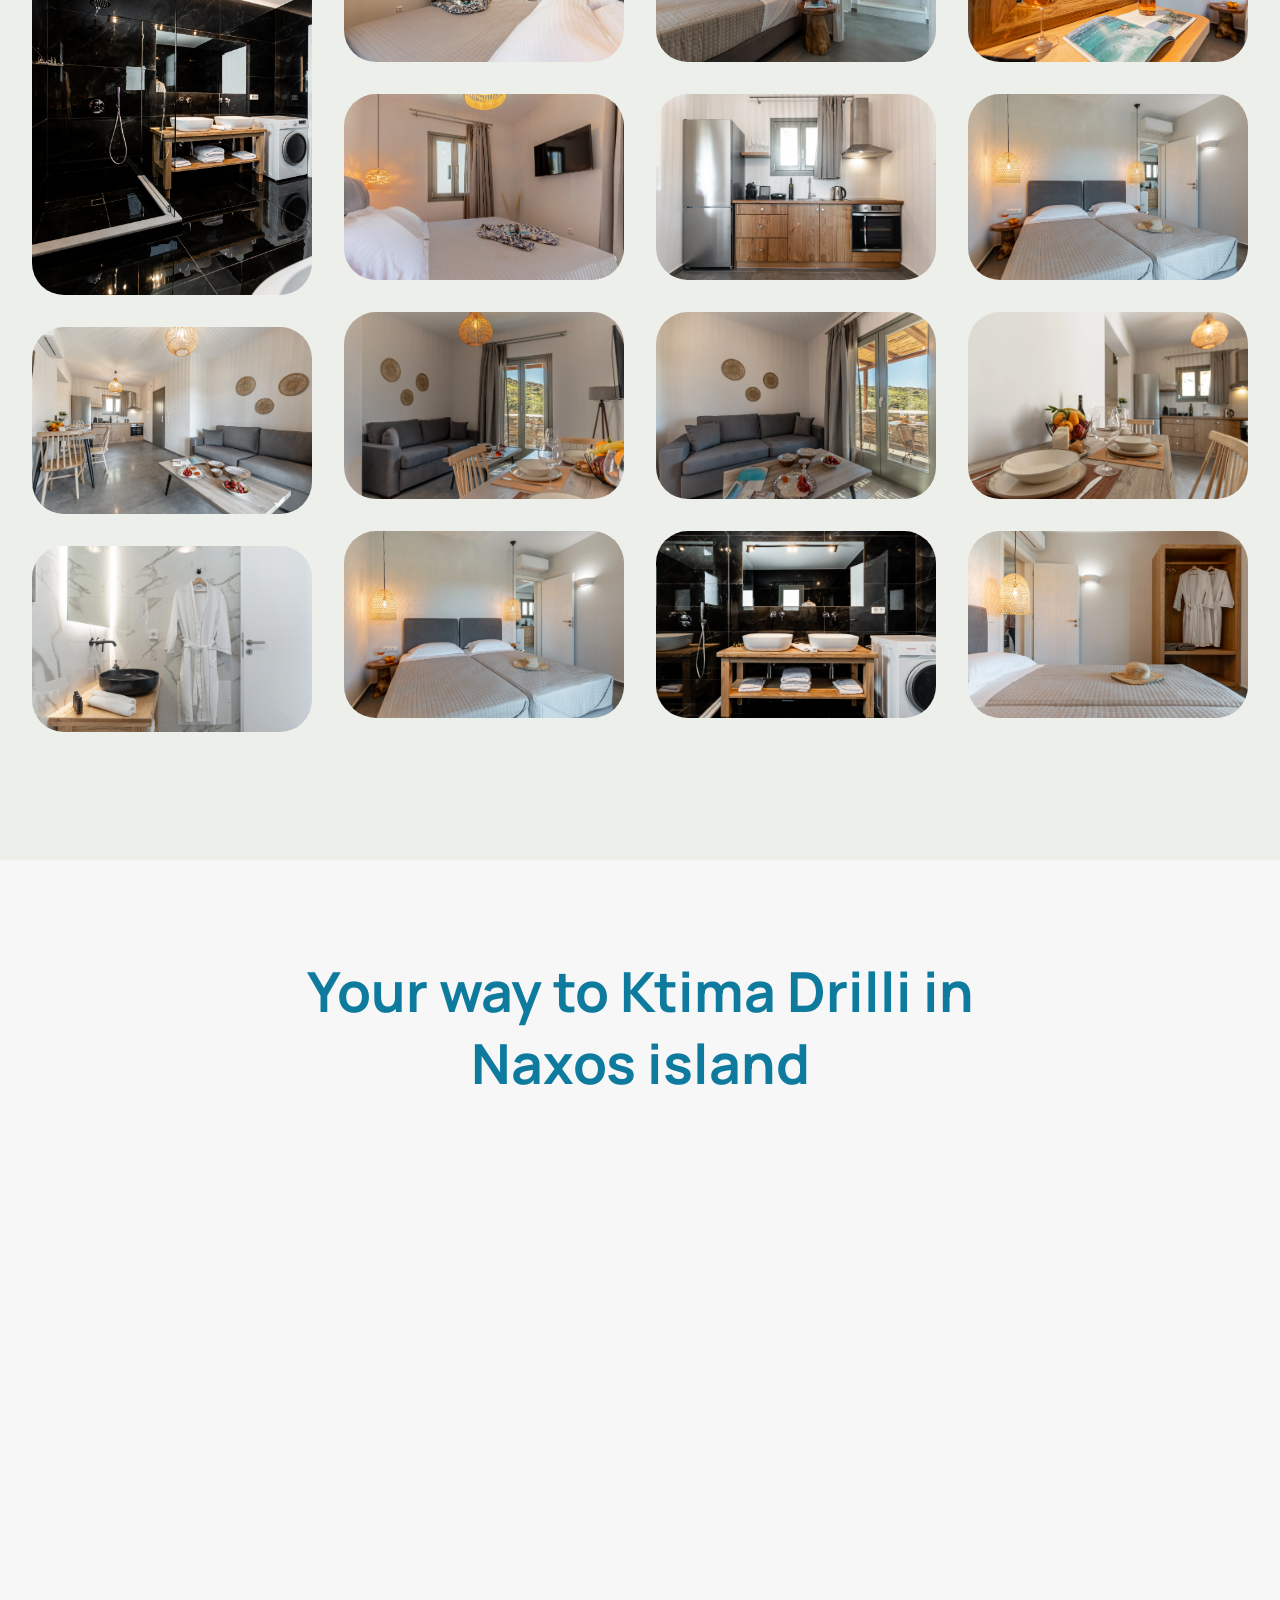
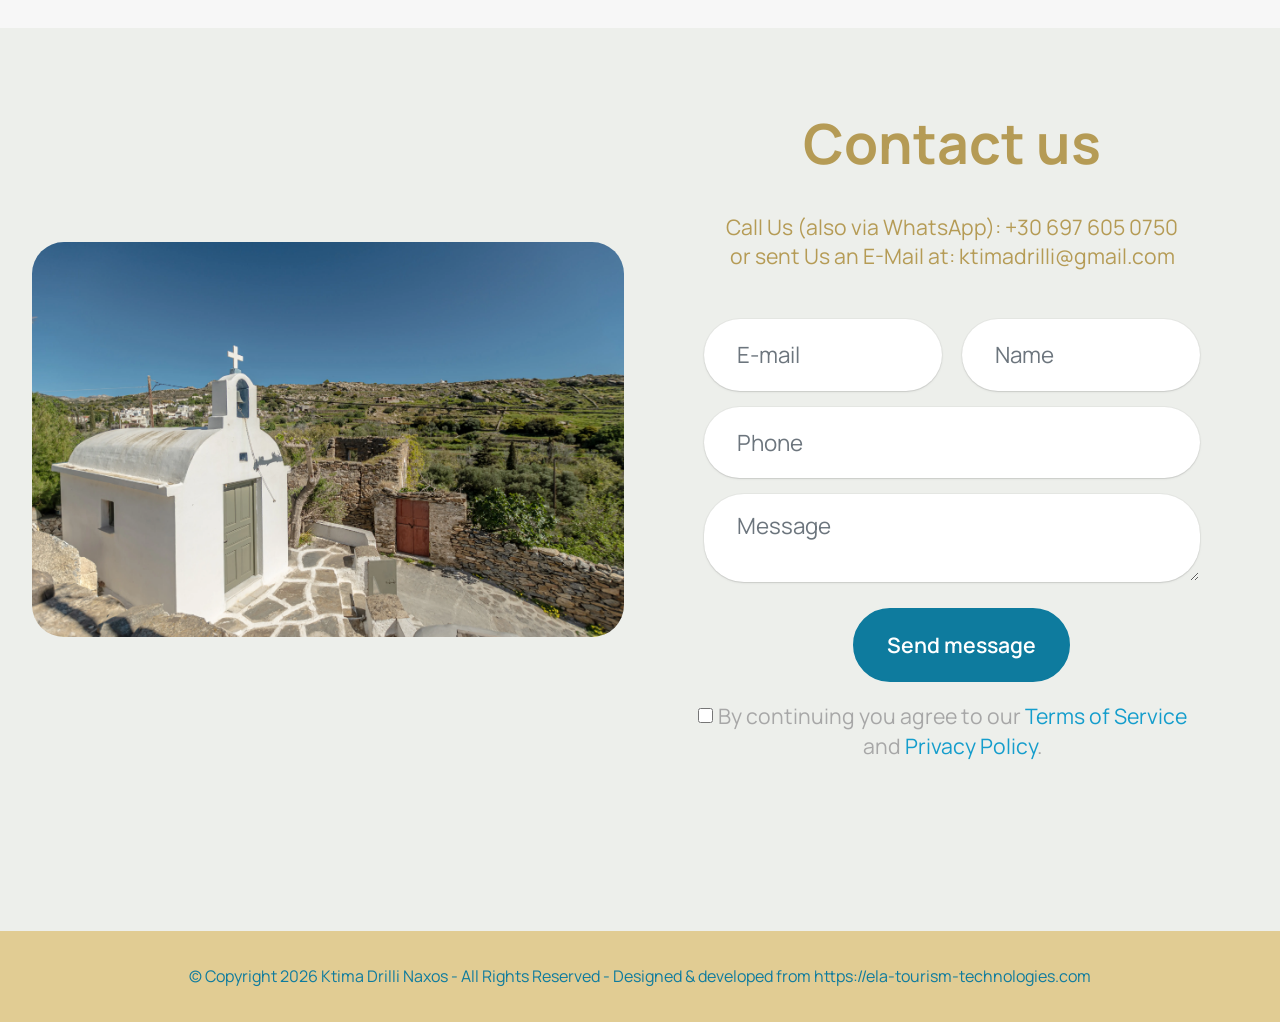
<file: page3.html>
<!DOCTYPE html>
<html  >
<head>
  
  <meta charset="UTF-8">
  <meta http-equiv="X-UA-Compatible" content="IE=edge">
  
  <meta name="viewport" content="width=device-width, initial-scale=1, minimum-scale=1">
  <link rel="shortcut icon" href="assets/images/ktima-drilli-logo.webp" type="image/x-icon">
  <meta name="description" content="Ktima Drilli offers luxurious 90 m² villas in Naxos, blending comfort and natural beauty. Perfect for families, couples, or friends seeking a relaxing, private escape in Greece.">
  
  
  <title>Villa 103</title>
  <link rel="stylesheet" href="assets/web/assets/mobirise-icons2/mobirise2.css">
  <link rel="stylesheet" href="assets/bootstrap/css/bootstrap.min.css">
  <link rel="stylesheet" href="assets/web/assets/gdpr-plugin/gdpr-styles.css">
  <link rel="stylesheet" href="assets/dropdown/css/style.css">
  <link rel="stylesheet" href="assets/theme/css/style.css">
  <link rel="stylesheet" href="assets/gallery/style.css">
  <link rel="preload" href="https://fonts.googleapis.com/css2?family=Manrope:wght@400;700&display=swap&display=swap" as="style" onload="this.onload=null;this.rel='stylesheet'">
  <noscript><link rel="stylesheet" href="https://fonts.googleapis.com/css2?family=Manrope:wght@400;700&display=swap&display=swap"></noscript>
  <link rel="preload" as="style" href="assets/mobirise/css/mbr-additional.css?v=LjFuVi"><link rel="stylesheet" href="assets/mobirise/css/mbr-additional.css?v=LjFuVi" type="text/css">

  
  
  

</head>
<body>
  
  <section data-bs-version="5.1" class="menu menu2 cid-uOeih1zyjv" once="menu" id="menu02-14">
	

	<nav class="navbar navbar-dropdown navbar-fixed-top navbar-expand-lg">
		<div class="container">
			<div class="navbar-brand">
				<span class="navbar-logo">
					
						<img src="assets/images/ktima-drilli-logo.webp" alt="" style="height: 5rem;">
					
				</span>
				<span class="navbar-caption-wrap"><a class="navbar-caption text-warning text-primary display-4" href="index.html#top">Welcome</a></span>
			</div>
			<button class="navbar-toggler" type="button" data-toggle="collapse" data-bs-toggle="collapse" data-target="#navbarSupportedContent" data-bs-target="#navbarSupportedContent" aria-controls="navbarNavAltMarkup" aria-expanded="false" aria-label="Toggle navigation">
				<div class="hamburger">
					<span></span>
					<span></span>
					<span></span>
					<span></span>
				</div>
			</button>
			<div class="collapse navbar-collapse" id="navbarSupportedContent">
				<ul class="navbar-nav nav-dropdown" data-app-modern-menu="true"><li class="nav-item">
						<a class="nav-link link text-secondary display-4" href="index.html#features03-1">Our Villas</a>
					</li><li class="nav-item"><a class="nav-link link text-secondary display-4" href="index.html#features7-5">Amenities</a></li>
					<li class="nav-item">
						<a class="nav-link link text-secondary display-4" href="index.html#events-1-uKYtBYwsa6">Activities</a>
					</li><li class="nav-item">
						<a class="nav-link link text-secondary display-4" href="index.html#features3-b" aria-expanded="false">Naxos island</a>
					</li><li class="nav-item"><a class="nav-link link text-secondary display-4" href="index.html#features3-b">EL</a></li></ul>
				<div class="icons-menu">
					<a class="iconfont-wrapper" href="https://wa.me/30 697 605 0750">
						<span class="p-2 mbr-iconfont mobi-mbri-phone mobi-mbri"></span>
					</a>
					<a class="iconfont-wrapper" href="mailto:ktimadrilli@gmail.com">
						<span class="p-2 mbr-iconfont mobi-mbri-letter mobi-mbri"></span>
					</a>
					<a class="iconfont-wrapper" href="index.html#map01-0">
						<span class="p-2 mbr-iconfont mobi-mbri-map-pin mobi-mbri"></span>
					</a>
					
				</div>
				<div class="navbar-buttons mbr-section-btn"><a class="btn btn-danger display-4" href="https://book.roompanda.com/ktima-drili-villas-naxos" target="_blank">BOOK ONLINE</a></div>
			</div>
		</div>
	</nav>
</section>

<section data-bs-version="5.1" class="slider3 cid-uOeih1OZCY mbr-fullscreen" id="slider3-15">
    
    <div class="carousel slide carousel-fade" id="vBdxRXfgPH" data-ride="carousel" data-bs-ride="carousel" data-interval="7000" data-bs-interval="7000">
        <ol class="carousel-indicators">
            <li data-slide-to="0" data-bs-slide-to="0" class="active" data-target="#vBdxRXfgPH" data-bs-target="#vBdxRXfgPH"></li><li data-slide-to="1" data-bs-slide-to="1" class="" data-target="#vBdxRXfgPH" data-bs-target="#vBdxRXfgPH"></li><li data-slide-to="2" data-bs-slide-to="2" class="" data-target="#vBdxRXfgPH" data-bs-target="#vBdxRXfgPH"></li><li data-slide-to="3" data-bs-slide-to="3" class="" data-target="#vBdxRXfgPH" data-bs-target="#vBdxRXfgPH"></li><li data-slide-to="4" data-bs-slide-to="4" class="" data-target="#vBdxRXfgPH" data-bs-target="#vBdxRXfgPH"></li><li data-slide-to="5" data-bs-slide-to="5" class="" data-target="#vBdxRXfgPH" data-bs-target="#vBdxRXfgPH"></li><li data-slide-to="6" data-bs-slide-to="6" class="" data-target="#vBdxRXfgPH" data-bs-target="#vBdxRXfgPH"></li>
            
            
        </ol>
        <div class="carousel-inner">
         
            
            <div class="carousel-item slider-image item active">
                <div class="item-wrapper">
                    <img class="d-block w-100" src="assets/images/ktima-drilli-62.webp" data-slide-to="0" data-bs-slide-to="0" alt="">
                    
                    
                </div>
            </div><div class="carousel-item slider-image item">
                <div class="item-wrapper">
                    <img class="d-block w-100" src="assets/images/ktima-drilli-33.webp" data-slide-to="1" data-bs-slide-to="1" alt="">
                    
                    
                </div>
            </div><div class="carousel-item slider-image item">
                <div class="item-wrapper">
                    <img class="d-block w-100" src="assets/images/ktima-drilli-116.webp" data-slide-to="2" data-bs-slide-to="7" alt="">
                    
                    
                </div>
            </div><div class="carousel-item slider-image item">
                <div class="item-wrapper">
                    <img class="d-block w-100" src="assets/images/ktima-drilli-119.webp" data-slide-to="3" data-bs-slide-to="3" alt="">
                    
                    
                </div>
            </div><div class="carousel-item slider-image item">
                <div class="item-wrapper">
                    <img class="d-block w-100" src="assets/images/ktima-drilli-76.webp" data-slide-to="4" data-bs-slide-to="4" alt="">
                    
                    
                </div>
            </div><div class="carousel-item slider-image item">
                <div class="item-wrapper">
                    <img class="d-block w-100" src="assets/images/ktima-drilli-95.webp" data-slide-to="5" data-bs-slide-to="5" alt="">
                    
                    
                </div>
            </div><div class="carousel-item slider-image item">
                <div class="item-wrapper">
                    <img class="d-block w-100" src="assets/images/ktima-drilli-110.webp" data-slide-to="6" data-bs-slide-to="6" alt="">
                    
                    
                </div>
            </div>
        </div>
        <a class="carousel-control carousel-control-prev" role="button" data-slide="prev" data-bs-slide="prev" href="#vBdxRXfgPH">
            <span class="mobi-mbri mobi-mbri-arrow-prev" aria-hidden="true"></span>
            <span class="sr-only visually-hidden">Previous</span>
        </a>
        <a class="carousel-control carousel-control-next" role="button" data-slide="next" data-bs-slide="next" href="#vBdxRXfgPH">
            <span class="mobi-mbri mobi-mbri-arrow-next" aria-hidden="true"></span>
            <span class="sr-only visually-hidden">Next</span>
        </a>
    </div>
</section>

<section data-bs-version="5.1" class="features03 cid-uOgGpJoX6G" id="features03-1e">
	
	
	<div class="container-fluid">
		<div class="row justify-content-center mb-5">
			<div class="col-12 content-head">
				<div class="mbr-section-head">
					<h4 class="mbr-section-title mbr-fonts-style align-center mb-0 display-2">
						<strong>Villa 103<br></strong></h4>
					
				</div>
			</div>
		</div>
		<div class="row">
			<div class="item features-image col-12 col-md-6 col-lg-12 active">
				<div class="item-wrapper">
					<div class="item-img mb-3">
						<a href="page1.html#slider3-r"><img src="assets/images/ktima-drilli-994.webp" alt="" title=""></a>
					</div>
					<div class="item-content align-left">
						<h5 class="item-title mbr-fonts-style mt-0 mb-2 display-5"></h5>
						<p class="mbr-text mbr-fonts-style mb-3 display-7">Villa 103 is located at the right side of the building complex (as you can see below). Every detail—from soft linens to a private entrance—has been curated to ensure a restful and enjoyable stay. Recently renovated and thoughtfully designed, this detached holiday home blends modern amenities with timeless charm. Unwind in the lush garden or enjoy morning coffee on your private terrace with stunning views of the mountains, garden, and local landmarks. Free WiFi is available throughout the property, so you can stay connected while you relax.</p>
						<div class="mbr-section-btn item-footer"><a href="https://book.roompanda.com/ktima-drili-villas-naxos" class="btn item-btn btn-danger display-7" target="_blank">BOOK ONLINE Villa 103</a></div>
					</div>
				</div>
			</div>
			
			
		</div>
	</div>
</section>

<section data-bs-version="5.1" class="gallery05 cid-uOeih24CFp" id="gallery05-16">
    

    
    
    <div class="container-fluid">
        
        <div class="row justify-content-center  blockContent">
            <div class="col-12 col-lg-6">
                <div class="row">
                    <div class="col-xs-12 col-sm-12 col-md-6 col-lg-6 active">
                        <div class="item-wrapper">
                            <div class="item-img">
                                <img src="assets/images/ktima-drilli-103.webp" alt="" title="" data-slide-to="0" data-bs-slide-to="0" class="smallImage">
                            </div>

                        </div>
                    </div>
                    <div class="col-md-6 col-xs-12 col-sm-12 col-lg-6">
                        <div class="item-wrapper">
                            <div class="item-img">
                                <img src="assets/images/ktima-drilli-111.webp" alt="" title="" data-slide-to="1" data-bs-slide-to="1" class="smallImage">
                            </div>

                        </div>
                    </div>
                    <div class="col-xs-12 col-sm-12 col-md-6 col-lg-6">
                        <div class="item-wrapper">
                            <div class="item-img">
                                <img src="assets/images/ktima-drilli-128.webp" alt="" title="" data-slide-to="2" data-bs-slide-to="2" class="smallImage">
                            </div>
                        </div>
                    </div>
                    <div class="col-xs-12 col-sm-12 col-md-6 col-lg-6">
                        <div class="item-wrapper">
                            <div class="item-img">
                                <img src="assets/images/ktima-drilli-32.webp" alt="" title="" data-slide-to="3" data-bs-slide-to="3" class="smallImage">
                            </div>
                        </div>
                    </div>
                </div>
            </div>
            <div class="col-12 col-lg-6">
                <div class="item-wrapper">
                    <div class="item-img ">
                        <img class="w-100 largeImage" src="assets/images/ktima-drilli-3.webp" alt="" data-slide-to="3" data-bs-slide-to="3">
                    </div>

                </div>
            </div>
        </div>
    </div>
</section>

<section data-bs-version="5.1" class="gallery08 cid-uOeih2hWG8" id="gallery08-17">
  


  <div class="container-fluid gallery-wrapper">

    <div class="ticker-wrap">
      <div class="ticker">
        <div class="ticker__item display-1" data-word="2 bedrooms (1 large double bed, 2 single beds) • Living room with 2 sofa beds and a flat-screen TV">Dream • Create • Inspire
        </div>
      </div>
    </div>

    <div class="ticker-wrap">
      <div class="ticker ticker__center">
        <div class="ticker__item display-1" data-word="2 modern bathrooms featuring bathrobes, slippers, and free toiletries • Washing machine, air-conditioning, and elegant tile floors">From idea to reality • Start small
        </div>
      </div>
    </div>

    <div class="ticker-wrap">
      <div class="ticker ticker__end">
        <div class="ticker__item display-1" data-word="Fully equipped private kitchen with coffee machine, oven, and dining table • Book now!">Be fearless • Start now!
        </div>
      </div>
    </div>
  </div>
</section>

<section data-bs-version="5.1" class="gallery1 mbr-gallery cid-uOeih2pBYu" id="gallery02-18">   
    
    

    <div class="container-fluid">
        <div class="row justify-content-center">
            <div class="col-12 content-head">
                
            </div>
        </div>
        <div class="row mbr-gallery mbr-masonry" data-masonry="{&quot;percentPosition&quot;: true }">
            <div class="col-12 col-md-6 col-lg-3 item gallery-image">
                <div class="item-wrapper" data-toggle="modal" data-bs-toggle="modal" data-target="#vBdxRXVoAx-modal" data-bs-target="#vBdxRXVoAx-modal">
                    <img class="w-100" src="assets/images/ktima-drilli-149.webp" alt="" data-slide-to="0" data-bs-slide-to="0" data-target="#lb-vBdxRXVoAx" data-bs-target="#lb-vBdxRXVoAx">
                    <div class="icon-wrapper">
                        <span class="mobi-mbri mobi-mbri-search mbr-iconfont mbr-iconfont-btn"></span>
                    </div>
                </div>
                
            </div>
            <div class="col-12 col-md-6 col-lg-3 item gallery-image">
                <div class="item-wrapper" data-toggle="modal" data-bs-toggle="modal" data-target="#vBdxRXVoAx-modal" data-bs-target="#vBdxRXVoAx-modal">
                    <img class="w-100" src="assets/images/ktima-drilli-148.webp" alt="" data-slide-to="1" data-bs-slide-to="1" data-target="#lb-vBdxRXVoAx" data-bs-target="#lb-vBdxRXVoAx">
                    <div class="icon-wrapper">
                        <span class="mobi-mbri mobi-mbri-search mbr-iconfont mbr-iconfont-btn"></span>
                    </div>
                </div>
                
            </div>
            <div class="col-12 col-md-6 col-lg-3 item gallery-image">
                <div class="item-wrapper" data-toggle="modal" data-bs-toggle="modal" data-target="#vBdxRXVoAx-modal" data-bs-target="#vBdxRXVoAx-modal">
                    <img class="w-100" src="assets/images/ktima-drilli-131.webp" alt="" data-slide-to="2" data-bs-slide-to="2" data-target="#lb-vBdxRXVoAx" data-bs-target="#lb-vBdxRXVoAx">
                    <div class="icon-wrapper">
                        <span class="mobi-mbri mobi-mbri-search mbr-iconfont mbr-iconfont-btn"></span>
                    </div>
                </div>
                
            </div>
            <div class="col-12 col-md-6 col-lg-3 item gallery-image">
                <div class="item-wrapper" data-toggle="modal" data-bs-toggle="modal" data-target="#vBdxRXVoAx-modal" data-bs-target="#vBdxRXVoAx-modal">
                    <img class="w-100" src="assets/images/ktima-drilli-101.webp" alt="" data-slide-to="3" data-bs-slide-to="3" data-target="#lb-vBdxRXVoAx" data-bs-target="#lb-vBdxRXVoAx">
                    <div class="icon-wrapper">
                        <span class="mobi-mbri mobi-mbri-search mbr-iconfont mbr-iconfont-btn"></span>
                    </div>
                </div>
                
            </div>
            <div class="col-12 col-md-6 col-lg-3 item gallery-image">
                <div class="item-wrapper" data-toggle="modal" data-bs-toggle="modal" data-target="#vBdxRXVoAx-modal" data-bs-target="#vBdxRXVoAx-modal">
                    <img class="w-100" src="assets/images/ktima-drilli-142.webp" alt="" data-slide-to="4" data-bs-slide-to="4" data-target="#lb-vBdxRXVoAx" data-bs-target="#lb-vBdxRXVoAx">
                    <div class="icon-wrapper">
                        <span class="mobi-mbri mobi-mbri-search mbr-iconfont mbr-iconfont-btn"></span>
                    </div>
                </div>
                
            </div>
            <div class="col-12 col-md-6 col-lg-3 item gallery-image">
                <div class="item-wrapper" data-toggle="modal" data-bs-toggle="modal" data-target="#vBdxRXVoAx-modal" data-bs-target="#vBdxRXVoAx-modal">
                    <img class="w-100" src="assets/images/ktima-drilli-101.webp" alt="" data-slide-to="5" data-bs-slide-to="5" data-target="#lb-vBdxRXVoAx" data-bs-target="#lb-vBdxRXVoAx">
                    <div class="icon-wrapper">
                        <span class="mobi-mbri mobi-mbri-search mbr-iconfont mbr-iconfont-btn"></span>
                    </div>
                </div>
                
            </div>
            <div class="col-12 col-md-6 col-lg-3 item gallery-image">
                <div class="item-wrapper" data-toggle="modal" data-bs-toggle="modal" data-target="#vBdxRXVoAx-modal" data-bs-target="#vBdxRXVoAx-modal">
                    <img class="w-100" src="assets/images/ktima-drilli-66.webp" alt="" data-slide-to="6" data-bs-slide-to="6" data-target="#lb-vBdxRXVoAx" data-bs-target="#lb-vBdxRXVoAx">
                    <div class="icon-wrapper">
                        <span class="mobi-mbri mobi-mbri-search mbr-iconfont mbr-iconfont-btn"></span>
                    </div>
                </div>
                
            </div><div class="col-12 col-md-6 col-lg-3 item gallery-image">
                <div class="item-wrapper" data-toggle="modal" data-bs-toggle="modal" data-target="#vBdxRXVoAx-modal" data-bs-target="#vBdxRXVoAx-modal">
                    <img class="w-100" src="assets/images/ktima-drilli-69.webp" alt="" data-slide-to="7" data-bs-slide-to="7" data-target="#lb-vBdxRXVoAx" data-bs-target="#lb-vBdxRXVoAx">
                    <div class="icon-wrapper">
                        <span class="mobi-mbri mobi-mbri-search mbr-iconfont mbr-iconfont-btn"></span>
                    </div>
                </div>
                
            </div><div class="col-12 col-md-6 col-lg-3 item gallery-image">
                <div class="item-wrapper" data-toggle="modal" data-bs-toggle="modal" data-target="#vBdxRXVoAx-modal" data-bs-target="#vBdxRXVoAx-modal">
                    <img class="w-100" src="assets/images/ktima-drilli-68.webp" alt="" data-slide-to="8" data-bs-slide-to="8" data-target="#lb-vBdxRXVoAx" data-bs-target="#lb-vBdxRXVoAx">
                    <div class="icon-wrapper">
                        <span class="mobi-mbri mobi-mbri-search mbr-iconfont mbr-iconfont-btn"></span>
                    </div>
                </div>
                
            </div><div class="col-12 col-md-6 col-lg-3 item gallery-image">
                <div class="item-wrapper" data-toggle="modal" data-bs-toggle="modal" data-target="#vBdxRXVoAx-modal" data-bs-target="#vBdxRXVoAx-modal">
                    <img class="w-100" src="assets/images/ktima-drilli-85.webp" alt="" data-slide-to="9" data-bs-slide-to="9" data-target="#lb-vBdxRXVoAx" data-bs-target="#lb-vBdxRXVoAx">
                    <div class="icon-wrapper">
                        <span class="mobi-mbri mobi-mbri-search mbr-iconfont mbr-iconfont-btn"></span>
                    </div>
                </div>
                
            </div><div class="col-12 col-md-6 col-lg-3 item gallery-image">
                <div class="item-wrapper" data-toggle="modal" data-bs-toggle="modal" data-target="#vBdxRXVoAx-modal" data-bs-target="#vBdxRXVoAx-modal">
                    <img class="w-100" src="assets/images/ktima-drilli-22.webp" alt="" data-slide-to="10" data-bs-slide-to="10" data-target="#lb-vBdxRXVoAx" data-bs-target="#lb-vBdxRXVoAx">
                    <div class="icon-wrapper">
                        <span class="mobi-mbri mobi-mbri-search mbr-iconfont mbr-iconfont-btn"></span>
                    </div>
                </div>
                
            </div><div class="col-12 col-md-6 col-lg-3 item gallery-image">
                <div class="item-wrapper" data-toggle="modal" data-bs-toggle="modal" data-target="#vBdxRXVoAx-modal" data-bs-target="#vBdxRXVoAx-modal">
                    <img class="w-100" src="assets/images/ktima-drilli-17.webp" alt="" data-slide-to="11" data-bs-slide-to="11" data-target="#lb-vBdxRXVoAx" data-bs-target="#lb-vBdxRXVoAx">
                    <div class="icon-wrapper">
                        <span class="mobi-mbri mobi-mbri-search mbr-iconfont mbr-iconfont-btn"></span>
                    </div>
                </div>
                
            </div><div class="col-12 col-md-6 col-lg-3 item gallery-image">
                <div class="item-wrapper" data-toggle="modal" data-bs-toggle="modal" data-target="#vBdxRXVoAx-modal" data-bs-target="#vBdxRXVoAx-modal">
                    <img class="w-100" src="assets/images/ktima-drilli-20.webp" alt="" data-slide-to="12" data-bs-slide-to="12" data-target="#lb-vBdxRXVoAx" data-bs-target="#lb-vBdxRXVoAx">
                    <div class="icon-wrapper">
                        <span class="mobi-mbri mobi-mbri-search mbr-iconfont mbr-iconfont-btn"></span>
                    </div>
                </div>
                
            </div><div class="col-12 col-md-6 col-lg-3 item gallery-image">
                <div class="item-wrapper" data-toggle="modal" data-bs-toggle="modal" data-target="#vBdxRXVoAx-modal" data-bs-target="#vBdxRXVoAx-modal">
                    <img class="w-100" src="assets/images/ktima-drilli-16.webp" alt="" data-slide-to="13" data-bs-slide-to="13" data-target="#lb-vBdxRXVoAx" data-bs-target="#lb-vBdxRXVoAx">
                    <div class="icon-wrapper">
                        <span class="mobi-mbri mobi-mbri-search mbr-iconfont mbr-iconfont-btn"></span>
                    </div>
                </div>
                
            </div><div class="col-12 col-md-6 col-lg-3 item gallery-image">
                <div class="item-wrapper" data-toggle="modal" data-bs-toggle="modal" data-target="#vBdxRXVoAx-modal" data-bs-target="#vBdxRXVoAx-modal">
                    <img class="w-100" src="assets/images/ktima-drilli-31.webp" alt="" data-slide-to="14" data-bs-slide-to="14" data-target="#lb-vBdxRXVoAx" data-bs-target="#lb-vBdxRXVoAx">
                    <div class="icon-wrapper">
                        <span class="mobi-mbri mobi-mbri-search mbr-iconfont mbr-iconfont-btn"></span>
                    </div>
                </div>
                
            </div><div class="col-12 col-md-6 col-lg-3 item gallery-image">
                <div class="item-wrapper" data-toggle="modal" data-bs-toggle="modal" data-target="#vBdxRXVoAx-modal" data-bs-target="#vBdxRXVoAx-modal">
                    <img class="w-100" src="assets/images/ktima-drilli-68.webp" alt="" data-slide-to="15" data-bs-slide-to="15" data-target="#lb-vBdxRXVoAx" data-bs-target="#lb-vBdxRXVoAx">
                    <div class="icon-wrapper">
                        <span class="mobi-mbri mobi-mbri-search mbr-iconfont mbr-iconfont-btn"></span>
                    </div>
                </div>
                
            </div><div class="col-12 col-md-6 col-lg-3 item gallery-image">
                <div class="item-wrapper" data-toggle="modal" data-bs-toggle="modal" data-target="#vBdxRXVoAx-modal" data-bs-target="#vBdxRXVoAx-modal">
                    <img class="w-100" src="assets/images/ktima-drilli-72.webp" alt="" data-slide-to="16" data-bs-slide-to="16" data-target="#lb-vBdxRXVoAx" data-bs-target="#lb-vBdxRXVoAx">
                    <div class="icon-wrapper">
                        <span class="mobi-mbri mobi-mbri-search mbr-iconfont mbr-iconfont-btn"></span>
                    </div>
                </div>
                
            </div><div class="col-12 col-md-6 col-lg-3 item gallery-image">
                <div class="item-wrapper" data-toggle="modal" data-bs-toggle="modal" data-target="#vBdxRXVoAx-modal" data-bs-target="#vBdxRXVoAx-modal">
                    <img class="w-100" src="assets/images/ktima-drilli-138.webp" alt="" data-slide-to="17" data-bs-slide-to="17" data-target="#lb-vBdxRXVoAx" data-bs-target="#lb-vBdxRXVoAx">
                    <div class="icon-wrapper">
                        <span class="mobi-mbri mobi-mbri-search mbr-iconfont mbr-iconfont-btn"></span>
                    </div>
                </div>
                
            </div><div class="col-12 col-md-6 col-lg-3 item gallery-image">
                <div class="item-wrapper" data-toggle="modal" data-bs-toggle="modal" data-target="#vBdxRXVoAx-modal" data-bs-target="#vBdxRXVoAx-modal">
                    <img class="w-100" src="assets/images/ktima-drilli-135.webp" alt="" data-slide-to="18" data-bs-slide-to="18" data-target="#lb-vBdxRXVoAx" data-bs-target="#lb-vBdxRXVoAx">
                    <div class="icon-wrapper">
                        <span class="mobi-mbri mobi-mbri-search mbr-iconfont mbr-iconfont-btn"></span>
                    </div>
                </div>
                
            </div>
        </div>

        <div class="modal mbr-slider" tabindex="-1" role="dialog" aria-hidden="true" id="vBdxRXVoAx-modal">
            <div class="modal-dialog" role="document">
                <div class="modal-content">
                    <div class="modal-body">
                        <div class="carousel slide carousel-fade" id="lb-vBdxRXVoAx" data-interval="5000" data-bs-interval="5000">
                            <div class="carousel-inner">
                                <div class="carousel-item active">
                                    <img class="d-block w-100" src="assets/images/ktima-drilli-149.webp" alt="">
                                </div>
                                <div class="carousel-item">
                                    <img class="d-block w-100" src="assets/images/ktima-drilli-148.webp" alt="">
                                </div>
                                <div class="carousel-item">
                                    <img class="d-block w-100" src="assets/images/ktima-drilli-131.webp" alt="">
                                </div>
                                <div class="carousel-item">
                                    <img class="d-block w-100" src="assets/images/ktima-drilli-101.webp" alt="">
                                </div>
                                <div class="carousel-item">
                                    <img class="d-block w-100" src="assets/images/ktima-drilli-142.webp" alt="">
                                </div>
                                <div class="carousel-item">
                                    <img class="d-block w-100" src="assets/images/ktima-drilli-101.webp" alt="">
                                </div>
                                <div class="carousel-item">
                                    <img class="d-block w-100" src="assets/images/ktima-drilli-66.webp" alt="">
                                </div><div class="carousel-item">
                                    <img class="d-block w-100" src="assets/images/ktima-drilli-69.webp" alt="">
                                </div><div class="carousel-item">
                                    <img class="d-block w-100" src="assets/images/ktima-drilli-68.webp" alt="">
                                </div><div class="carousel-item">
                                    <img class="d-block w-100" src="assets/images/ktima-drilli-85.webp" alt="">
                                </div><div class="carousel-item">
                                    <img class="d-block w-100" src="assets/images/ktima-drilli-22.webp" alt="">
                                </div><div class="carousel-item">
                                    <img class="d-block w-100" src="assets/images/ktima-drilli-17.webp" alt="">
                                </div><div class="carousel-item">
                                    <img class="d-block w-100" src="assets/images/ktima-drilli-20.webp" alt="">
                                </div><div class="carousel-item">
                                    <img class="d-block w-100" src="assets/images/ktima-drilli-16.webp" alt="">
                                </div><div class="carousel-item">
                                    <img class="d-block w-100" src="assets/images/ktima-drilli-31.webp" alt="">
                                </div><div class="carousel-item">
                                    <img class="d-block w-100" src="assets/images/ktima-drilli-68.webp" alt="">
                                </div><div class="carousel-item">
                                    <img class="d-block w-100" src="assets/images/ktima-drilli-72.webp" alt="">
                                </div><div class="carousel-item">
                                    <img class="d-block w-100" src="assets/images/ktima-drilli-138.webp" alt="">
                                </div><div class="carousel-item">
                                    <img class="d-block w-100" src="assets/images/ktima-drilli-135.webp" alt="">
                                </div>
                            </div>
                            <ol class="carousel-indicators">
                                <li data-slide-to="0" data-bs-slide-to="0" class="active" data-target="#lb-vBdxRXVoAx" data-bs-target="#lb-vBdxRXVoAx"></li>
                                <li data-slide-to="1" data-bs-slide-to="1" data-target="#lb-vBdxRXVoAx" data-bs-target="#lb-vBdxRXVoAx"></li>
                                <li data-slide-to="2" data-bs-slide-to="2" data-target="#lb-vBdxRXVoAx" data-bs-target="#lb-vBdxRXVoAx"></li>
                                <li data-slide-to="3" data-bs-slide-to="3" data-target="#lb-vBdxRXVoAx" data-bs-target="#lb-vBdxRXVoAx"></li>
                                <li data-slide-to="4" data-bs-slide-to="4" data-target="#lb-vBdxRXVoAx" data-bs-target="#lb-vBdxRXVoAx"></li>
                                <li data-slide-to="5" data-bs-slide-to="5" data-target="#lb-vBdxRXVoAx" data-bs-target="#lb-vBdxRXVoAx"></li>
                                <li data-slide-to="6" data-bs-slide-to="6" data-target="#lb-vBdxRXVoAx" data-bs-target="#lb-vBdxRXVoAx"></li><li data-slide-to="7" data-bs-slide-to="7" data-target="#lb-vBdxRXVoAx" data-bs-target="#lb-vBdxRXVoAx"></li><li data-slide-to="8" data-bs-slide-to="8" data-target="#lb-vBdxRXVoAx" data-bs-target="#lb-vBdxRXVoAx"></li><li data-slide-to="9" data-bs-slide-to="9" data-target="#lb-vBdxRXVoAx" data-bs-target="#lb-vBdxRXVoAx"></li><li data-slide-to="10" data-bs-slide-to="10" data-target="#lb-vBdxRXVoAx" data-bs-target="#lb-vBdxRXVoAx"></li><li data-slide-to="11" data-bs-slide-to="11" data-target="#lb-vBdxRXVoAx" data-bs-target="#lb-vBdxRXVoAx"></li><li data-slide-to="12" data-bs-slide-to="12" data-target="#lb-vBdxRXVoAx" data-bs-target="#lb-vBdxRXVoAx"></li><li data-slide-to="13" data-bs-slide-to="13" data-target="#lb-vBdxRXVoAx" data-bs-target="#lb-vBdxRXVoAx"></li><li data-slide-to="14" data-bs-slide-to="14" data-target="#lb-vBdxRXVoAx" data-bs-target="#lb-vBdxRXVoAx"></li><li data-slide-to="15" data-bs-slide-to="15" data-target="#lb-vBdxRXVoAx" data-bs-target="#lb-vBdxRXVoAx"></li><li data-slide-to="16" data-bs-slide-to="16" data-target="#lb-vBdxRXVoAx" data-bs-target="#lb-vBdxRXVoAx"></li><li data-slide-to="17" data-bs-slide-to="17" data-target="#lb-vBdxRXVoAx" data-bs-target="#lb-vBdxRXVoAx"></li><li data-slide-to="18" data-bs-slide-to="18" data-target="#lb-vBdxRXVoAx" data-bs-target="#lb-vBdxRXVoAx"></li>
                            </ol>
                            <a role="button" href="" class="close" data-dismiss="modal" data-bs-dismiss="modal" aria-label="Close">
                            </a>
                            <a class="carousel-control-prev carousel-control" role="button" data-slide="prev" data-bs-slide="prev" href="#lb-vBdxRXVoAx">
                                <span class="mobi-mbri mobi-mbri-arrow-prev" aria-hidden="true"></span>
                                <span class="sr-only visually-hidden">Previous</span>
                            </a>
                            <a class="carousel-control-next carousel-control" role="button" data-slide="next" data-bs-slide="next" href="#lb-vBdxRXVoAx">
                                <span class="mobi-mbri mobi-mbri-arrow-next" aria-hidden="true"></span>
                                <span class="sr-only visually-hidden">Next</span>
                            </a>
                        </div>
                    </div>
                </div>
            </div>
        </div>
    </div>
</section>

<section data-bs-version="5.1" class="map1 cid-uOeih2TTXe" id="map01-19">
	
	
	
	<div>
		<div class="row justify-content-center">
			<div class="col-12 content-head">
				<div class="mbr-section-head mb-5">
					<h3 class="mbr-section-title mbr-fonts-style align-center mb-0 display-2">
						<strong>Your way to Ktima Drilli in Naxos island</strong></h3>
					
				</div>
			</div>
		</div>
		<div class="google-map"><iframe frameborder="0" style="border:0" src="https://www.google.com/maps/embed?pb=!1m18!1m12!1m3!1d795.8784902265279!2d25.44429922837392!3d37.069064068334086!2m3!1f0!2f0!3f0!3m2!1i1024!2i768!4f13.1!3m3!1m2!1s0x149809fb5c5843a9%3A0xf249221dcc622ac2!2sKtima%20Drilli%20Naxos!5e0!3m2!1sen!2sde!4v1747593167284!5m2!1sen!2sde" allowfullscreen=""></iframe></div>
	</div>
</section>

<section data-bs-version="5.1" class="form03 cid-uOeih3eHOZ" id="form03-1a">
    

    

    <div class="container">
        <div class="row justify-content-center">
            <div class="col-12 col-lg item-wrapper">
                <div class="mbr-section-head mb-5">
                    <h3 class="mbr-section-title mbr-fonts-style align-center mb-0 display-2">
                        <strong>Contact us</strong>
                    </h3>
                    <h4 class="mbr-section-subtitle mbr-fonts-style align-center mb-0 mt-4 display-7">
                        Call Us (also via WhatsApp): +30 697 605 0750<br>or sent Us an E-Mail at: ktimadrilli@gmail.com</h4>
                </div>
                <div class="col-lg-12 mx-auto mbr-form" data-form-type="formoid">
                    <form action="https://mobirise.eu/" method="POST" class="mbr-form form-with-styler" data-form-title="Form Name"><input type="hidden" name="email" data-form-email="true" value="7ZOApuE6C0sxAsvG7p1IxzviZgoKwSe2l23xqP7iDhKTMK+QO2cUhfuw+ezCULSzijvJoixMQ/jOo91pW100EdzBNZ3QUsIou87TshGbd61MLi40YT3/lbgfrWEaoahI.2jfpMyLDG1e+gA1+WjAcq1X16rcanUQLaItU1TlL2jrZfpQ/BeNdeJFDBxMsM8P/8voxgER2bHdY8l5bS+C8VLSaN4JIm3McKPHFxHbAxk48Jc3uDK5x0eYduu+GW/Ad">
                        <div class="row">
                            <div hidden="hidden" data-form-alert="" class="alert alert-success col-12">Thanks for filling out the form! We will contact you within the next 24 hours by phone or by E-Mail.</div>
                            <div hidden="hidden" data-form-alert-danger="" class="alert alert-danger col-12">
                                Oops...! some problem!
                            </div>
                        </div>
                        <div class="dragArea row">
                            <div class="col-md col-sm-12 form-group mb-3 mb-3" data-for="name">
                                <input type="text" name="name" placeholder="Name" data-form-field="name" class="form-control" value="" id="name-form03-1a">
                            </div>
                            <div class="col-md col-sm-12 form-group mb-3 mb-3" data-for="email">
                                <input type="email" name="email" placeholder="E-mail" data-form-field="email" class="form-control" value="" id="email-form03-1a">
                            </div>
                            <div class="col-12 form-group mb-3 mb-3" data-for="phone">
                                <input type="tel" name="phone" placeholder="Phone" data-form-field="phone" class="form-control" value="" id="phone-form03-1a">
                            </div>
                            <div class="col-12 form-group mb-3 mb-3" data-for="textarea">
                                <textarea name="textarea" placeholder="Message" data-form-field="textarea" class="form-control" id="textarea-form03-1a"></textarea>
                            </div>
                            <div class="col-lg-12 col-md-12 col-sm-12 align-center mbr-section-btn"><button type="submit" class="btn btn-danger display-7">
                                    Send message
                                </button></div>
                        </div>
                    <span class="gdpr-block">
<label>
<span class="textGDPR display-7" style="color: #a7a7a7"><input type="checkbox" name="gdpr" id="gdpr-form03-1a" required="">By continuing you agree to our <a style="color: #149dcc; text-decoration: none;" href="terms.html">Terms of Service</a> and <a style="color: #149dcc; text-decoration: none;" href="policy.html">Privacy Policy</a>.</span>
</label>
</span></form>
                </div>


            </div>
            <div class="col-12 col-lg-6">
                <div class="image-wrapper">
                    <img class="w-100" src="assets/images/ktima-drilli-11.webp" alt="">
                </div>
            </div>

        </div>
    </div>
</section>

<section data-bs-version="5.1" class="footer4 cid-uOeih3qdat" once="footers" id="footer04-1b">

    

    

    <div class="container">
        <div class="media-container-row align-center mbr-white">
            <div class="col-12">
                <p class="mbr-text mb-0 mbr-fonts-style display-8">
                    © Copyright 2026 Ktima Drilli Naxos - All Rights Reserved&nbsp;- Designed &amp; developed from https://ela-tourism-technologies.com</p>
            </div>
        </div>
    </div>
</section>


<script src="assets/bootstrap/js/bootstrap.bundle.min.js"></script>
  <script src="assets/smoothscroll/smooth-scroll.js"></script>
  <script src="assets/ytplayer/index.js"></script>
  <script src="assets/dropdown/js/navbar-dropdown.js"></script>
  <script src="assets/masonry/masonry.pkgd.min.js"></script>
  <script src="assets/imagesloaded/imagesloaded.pkgd.min.js"></script>
  <script src="assets/theme/js/script.js"></script>
  <script src="assets/gallery/player.min.js"></script>
  <script src="assets/gallery/script.js"></script>
  <script src="assets/formoid/formoid.min.js"></script>
  
  
  

</body>
</html>
</file>
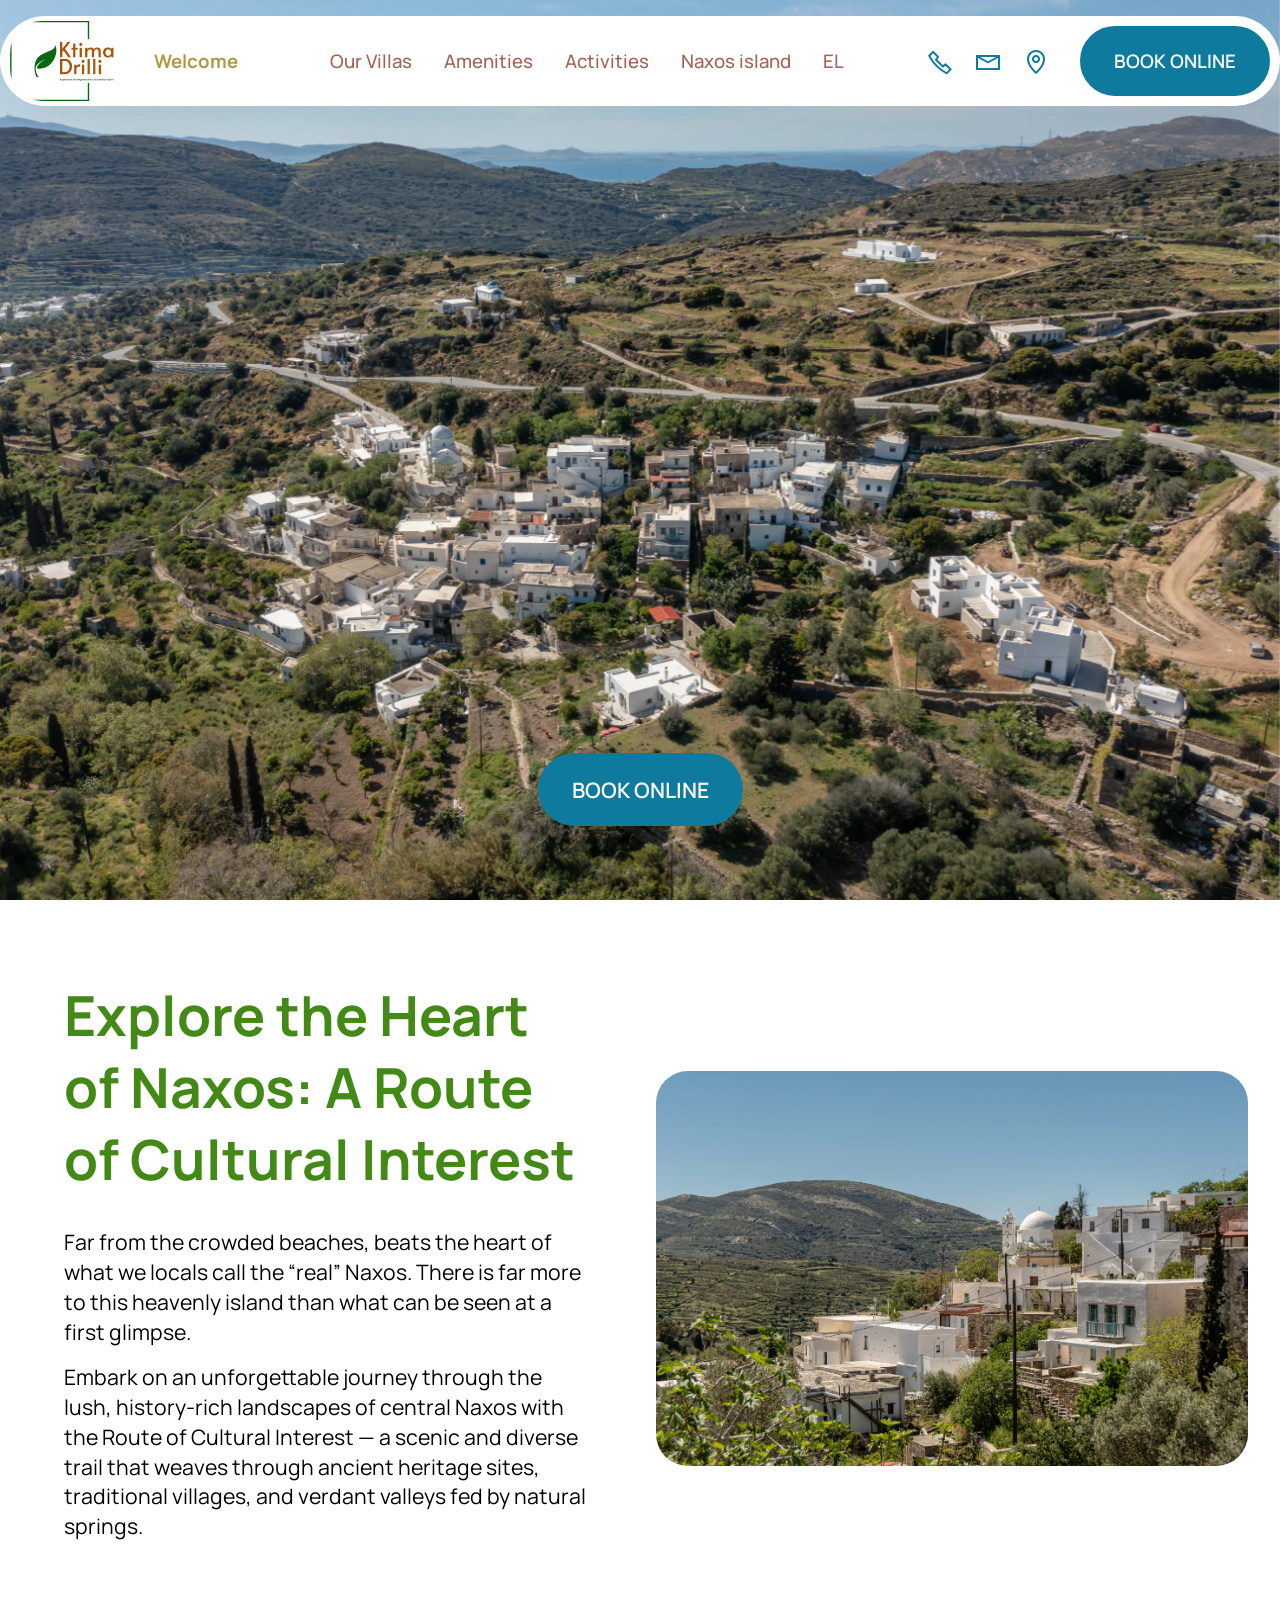
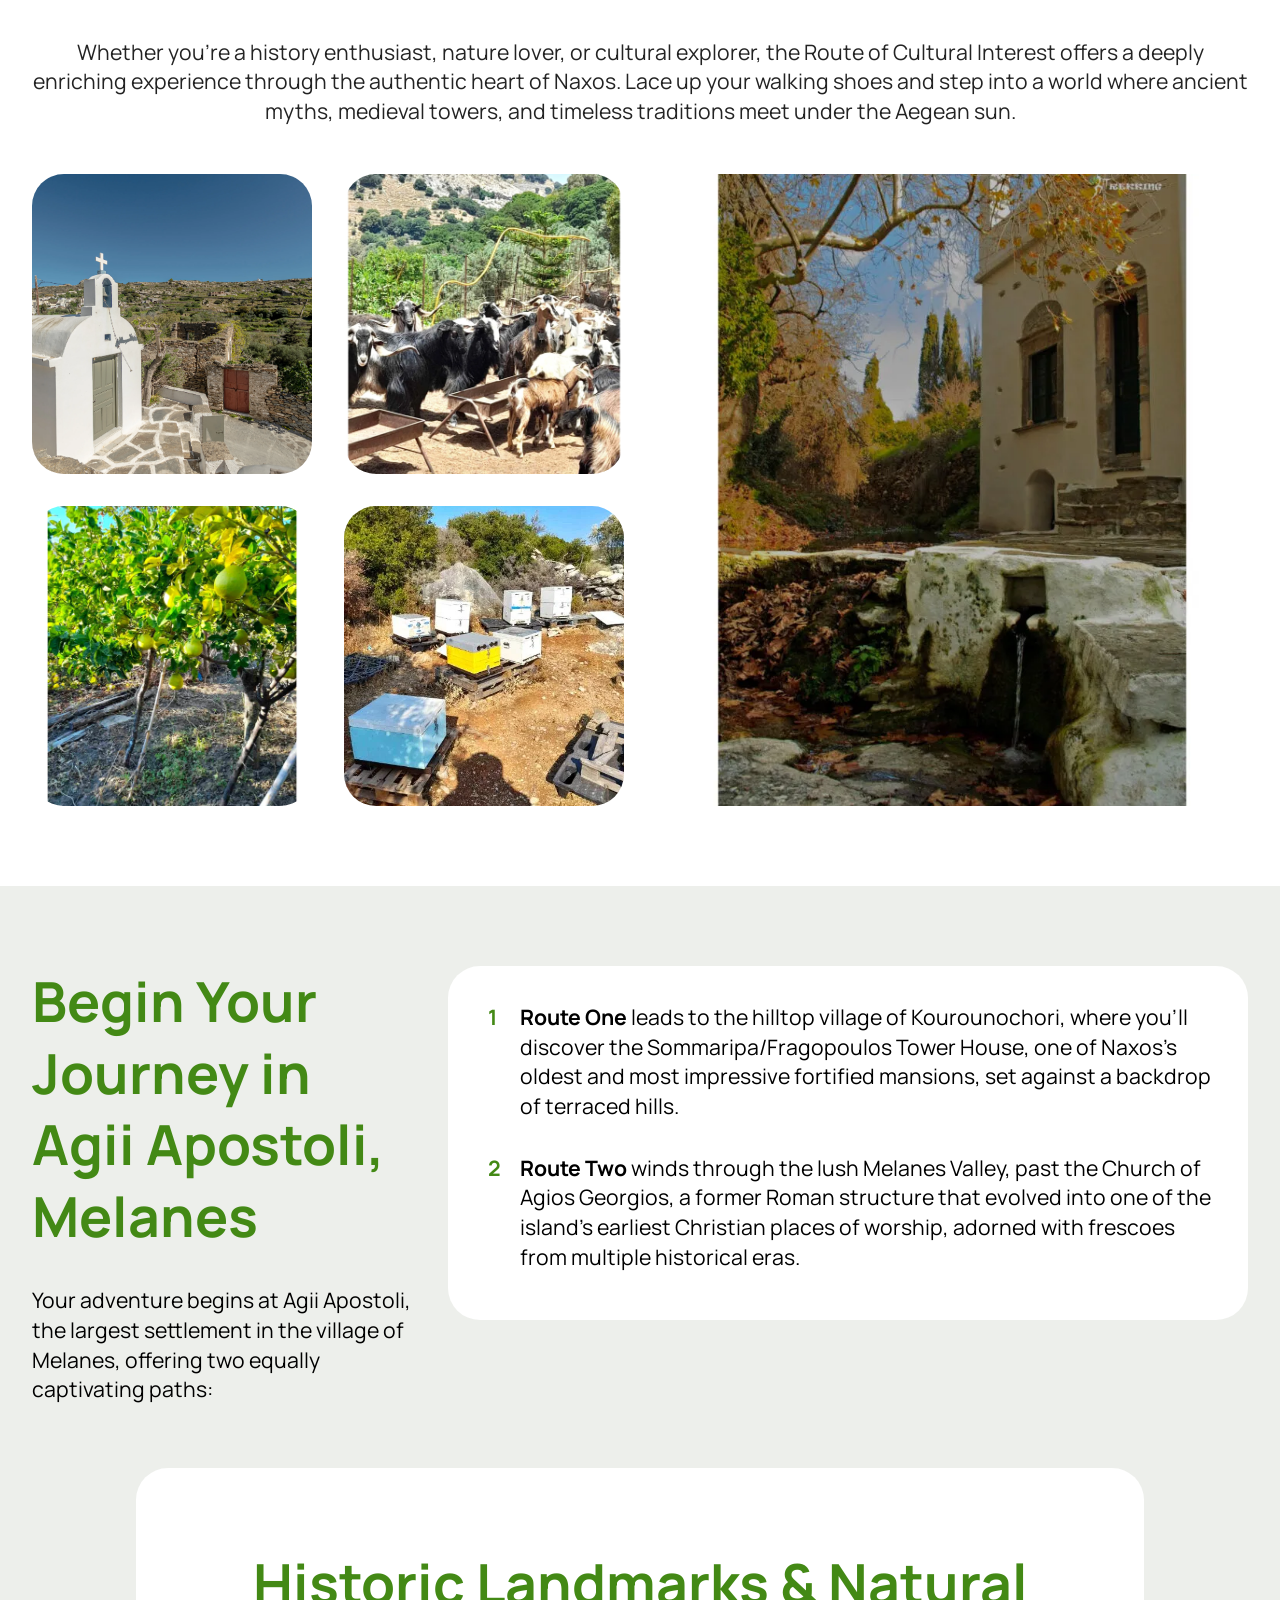
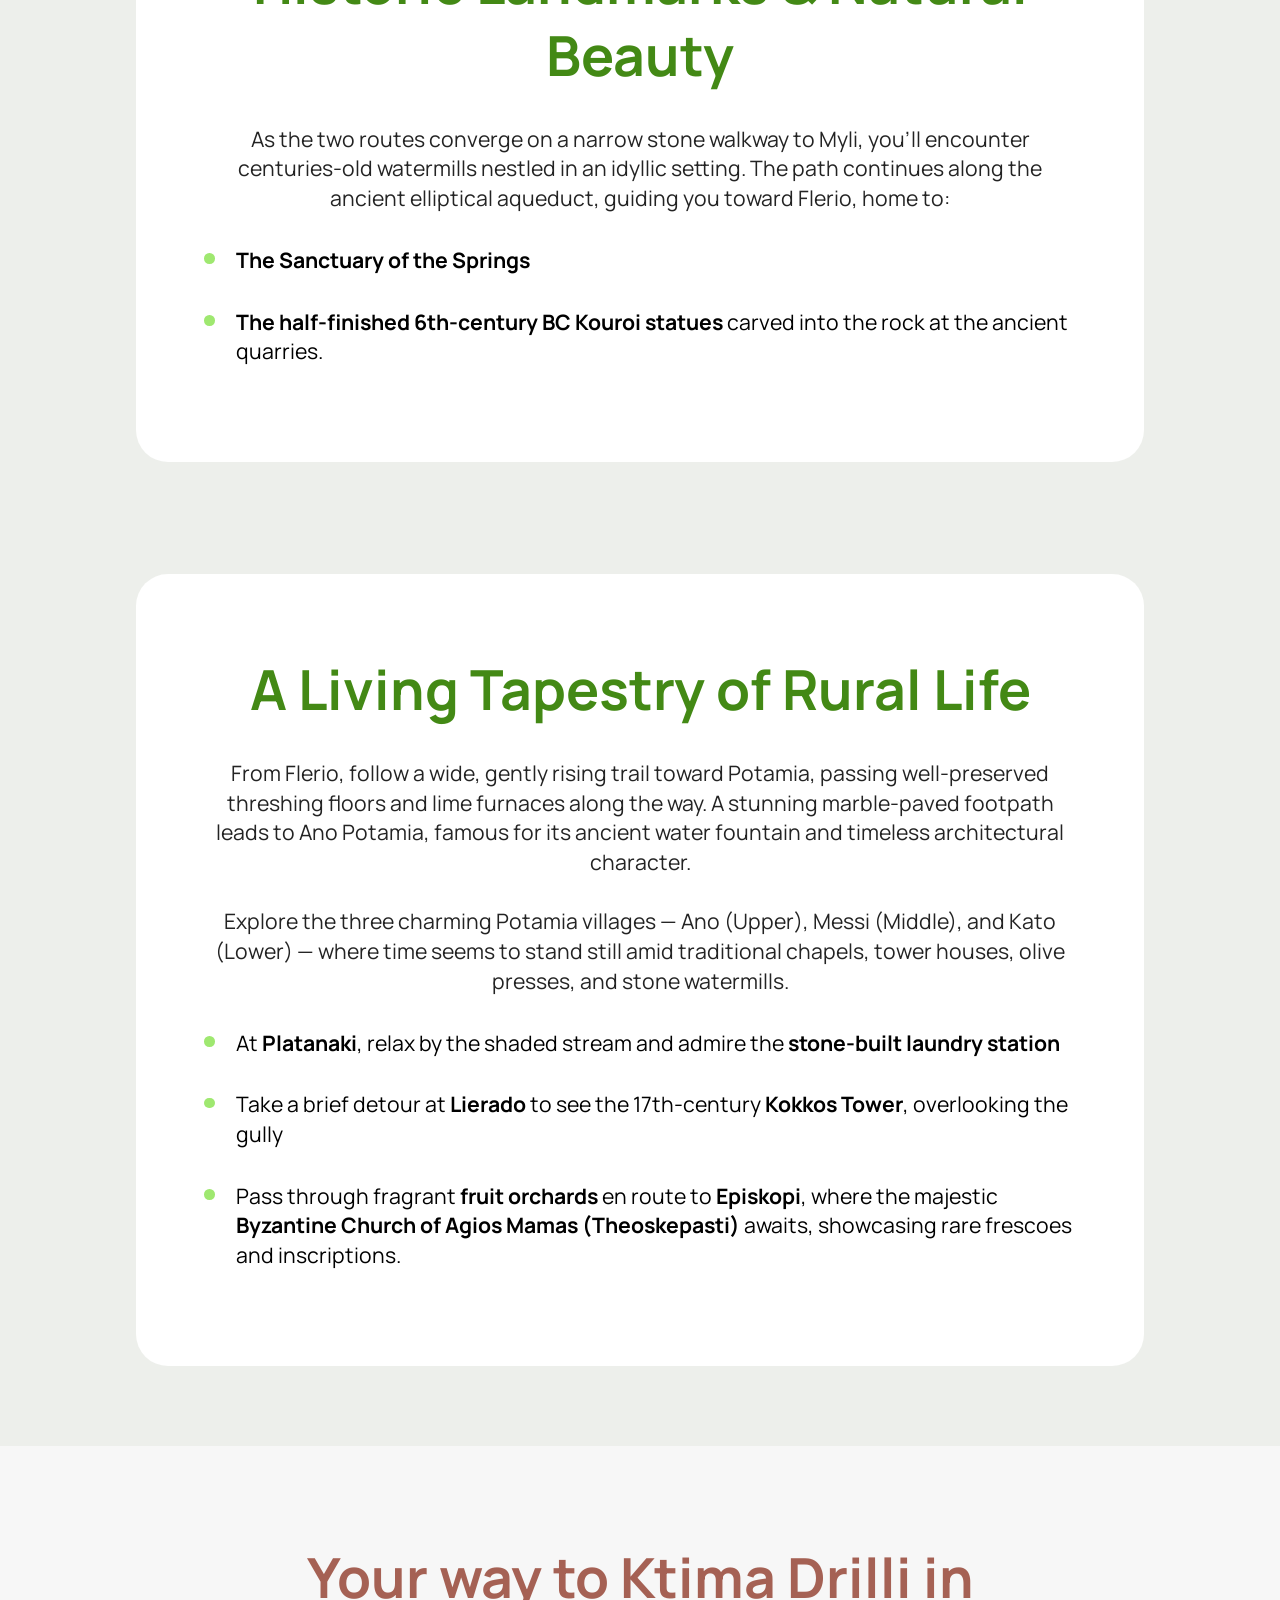
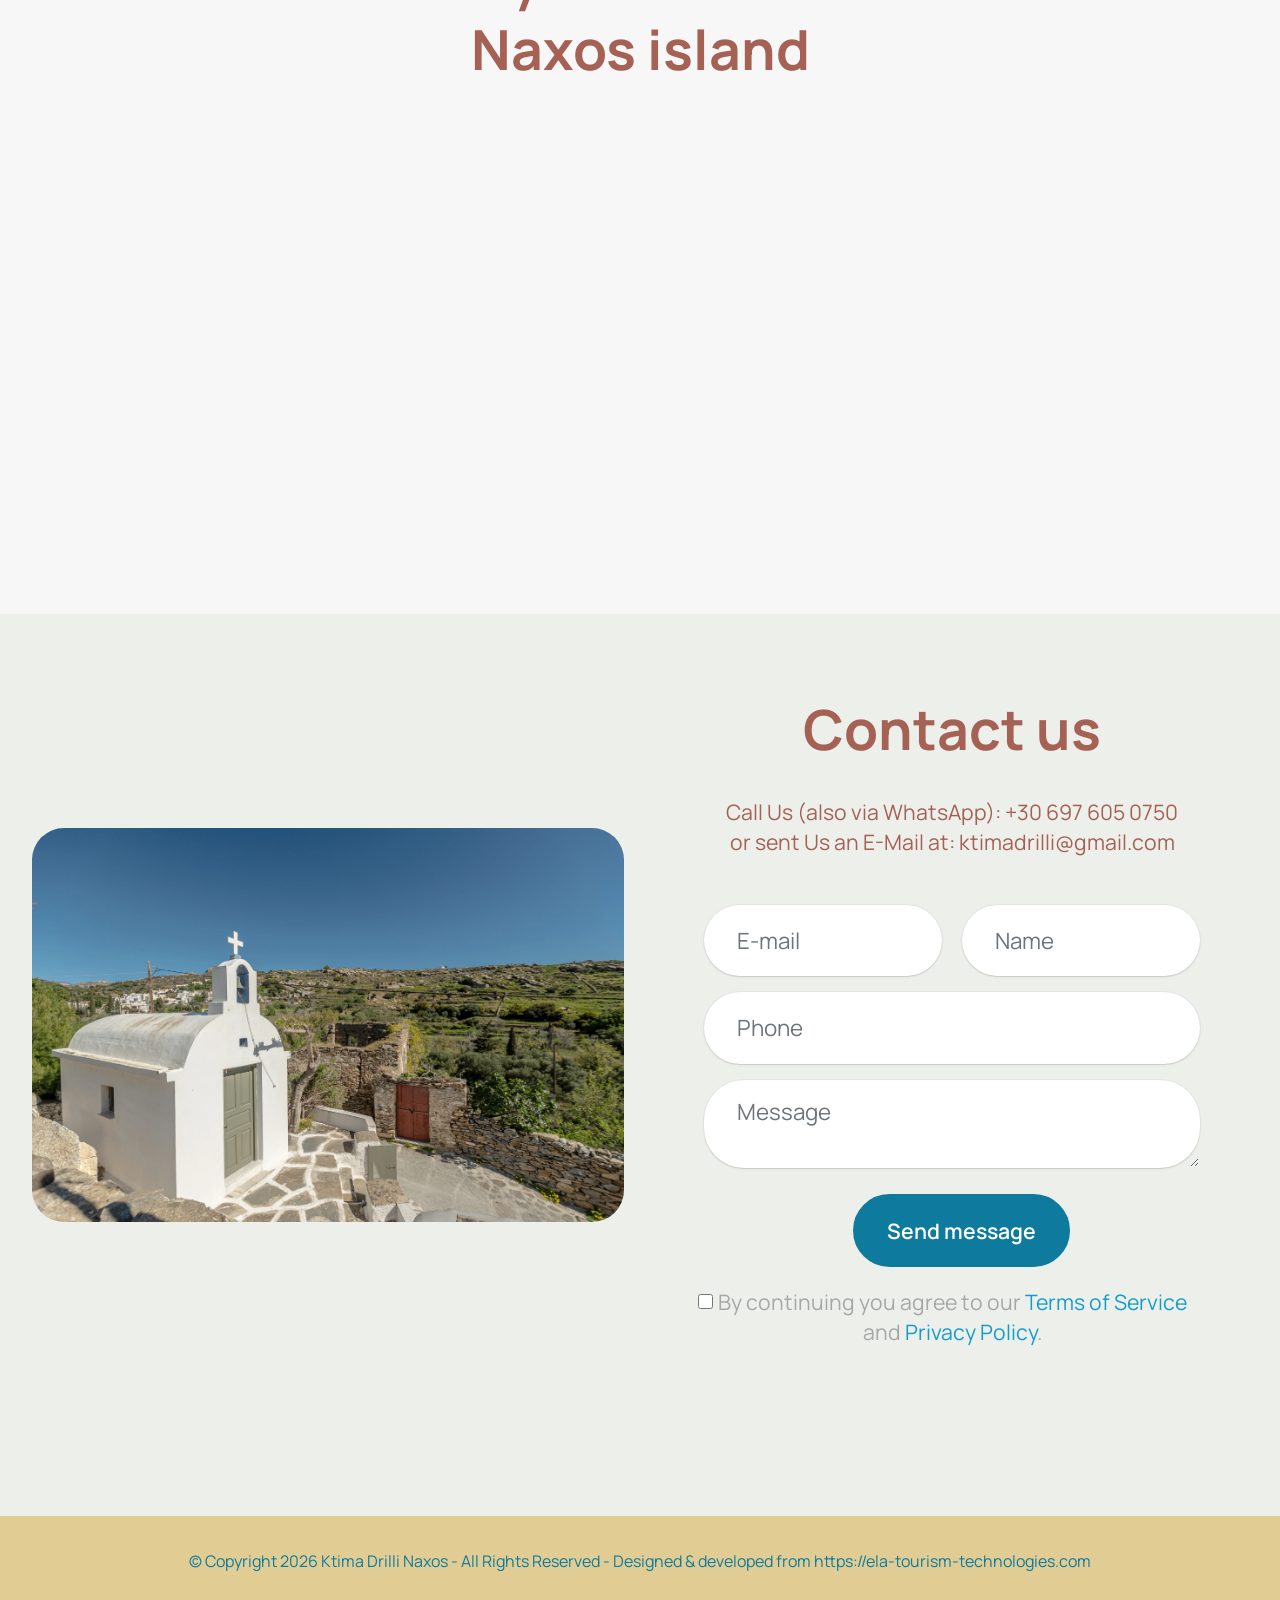
<file: page4.html>
<!DOCTYPE html>
<html  >
<head>
  
  <meta charset="UTF-8">
  <meta http-equiv="X-UA-Compatible" content="IE=edge">
  
  <meta name="viewport" content="width=device-width, initial-scale=1, minimum-scale=1">
  <link rel="shortcut icon" href="assets/images/ktima-drilli-logo.webp" type="image/x-icon">
  <meta name="description" content="Ktima Drilli offers luxurious 90 m² villas in Naxos, blending comfort and natural beauty. Perfect for families, couples, or friends seeking a relaxing, private escape in Greece.">
  
  
  <title>Activities</title>
  <link rel="stylesheet" href="assets/web/assets/mobirise-icons2/mobirise2.css">
  <link rel="stylesheet" href="assets/bootstrap/css/bootstrap.min.css">
  <link rel="stylesheet" href="assets/parallax/jarallax.css">
  <link rel="stylesheet" href="assets/web/assets/gdpr-plugin/gdpr-styles.css">
  <link rel="stylesheet" href="assets/dropdown/css/style.css">
  <link rel="stylesheet" href="assets/theme/css/style.css">
  <link rel="preload" href="https://fonts.googleapis.com/css2?family=Manrope:wght@400;700&display=swap&display=swap" as="style" onload="this.onload=null;this.rel='stylesheet'">
  <noscript><link rel="stylesheet" href="https://fonts.googleapis.com/css2?family=Manrope:wght@400;700&display=swap&display=swap"></noscript>
  <link rel="preload" as="style" href="assets/mobirise/css/mbr-additional.css?v=bLovDJ"><link rel="stylesheet" href="assets/mobirise/css/mbr-additional.css?v=bLovDJ" type="text/css">

  
  
  

</head>
<body>
  
  <section data-bs-version="5.1" class="menu menu2 cid-uOh7lL2kwQ" once="menu" id="menu02-1f">
	

	<nav class="navbar navbar-dropdown navbar-fixed-top navbar-expand-lg">
		<div class="container">
			<div class="navbar-brand">
				<span class="navbar-logo">
					
						<img src="assets/images/ktima-drilli-logo.webp" alt="" style="height: 5rem;">
					
				</span>
				<span class="navbar-caption-wrap"><a class="navbar-caption text-warning text-primary display-4" href="index.html#top">Welcome</a></span>
			</div>
			<button class="navbar-toggler" type="button" data-toggle="collapse" data-bs-toggle="collapse" data-target="#navbarSupportedContent" data-bs-target="#navbarSupportedContent" aria-controls="navbarNavAltMarkup" aria-expanded="false" aria-label="Toggle navigation">
				<div class="hamburger">
					<span></span>
					<span></span>
					<span></span>
					<span></span>
				</div>
			</button>
			<div class="collapse navbar-collapse" id="navbarSupportedContent">
				<ul class="navbar-nav nav-dropdown" data-app-modern-menu="true"><li class="nav-item">
						<a class="nav-link link text-secondary display-4" href="index.html#features03-1">Our Villas</a>
					</li><li class="nav-item"><a class="nav-link link text-secondary display-4" href="index.html#features7-5">Amenities</a></li>
					<li class="nav-item">
						<a class="nav-link link text-secondary display-4" href="index.html#events-1-uKYtBYwsa6">Activities</a>
					</li><li class="nav-item">
						<a class="nav-link link text-secondary display-4" href="index.html#features3-b" aria-expanded="false">Naxos island</a>
					</li><li class="nav-item"><a class="nav-link link text-secondary display-4" href="index.html#features3-b">EL</a></li></ul>
				<div class="icons-menu">
					<a class="iconfont-wrapper" href="https://wa.me/30 697 605 0750">
						<span class="p-2 mbr-iconfont mobi-mbri-phone mobi-mbri"></span>
					</a>
					<a class="iconfont-wrapper" href="mailto:ktimadrilli@gmail.com">
						<span class="p-2 mbr-iconfont mobi-mbri-letter mobi-mbri"></span>
					</a>
					<a class="iconfont-wrapper" href="index.html#map01-0">
						<span class="p-2 mbr-iconfont mobi-mbri-map-pin mobi-mbri"></span>
					</a>
					
				</div>
				<div class="navbar-buttons mbr-section-btn"><a class="btn btn-danger display-4" href="https://book.roompanda.com/ktima-drili-villas-naxos" target="_blank">BOOK ONLINE</a></div>
			</div>
		</div>
	</nav>
</section>

<section data-bs-version="5.1" class="header16 cid-uOh7lLmAiy mbr-fullscreen mbr-parallax-background" id="header17-1g">
  
  
  <div class="container-fluid">
    <div class="row">
      <div class="content-wrap col-12 col-md-12">
        
        
        
        <div class="mbr-section-btn"><a class="btn btn-danger display-7" href="https://ibe.channex.io/online-booking-ktima-drilli?lang=en" target="_blank">BOOK ONLINE</a></div>
      </div>
    </div>
  </div>
</section>

<section data-bs-version="5.1" class="article4 cid-uOh7lLDxs2" id="article04-1h">
	

	
	

	<div class="container">
		<div class="row justify-content-center">
			<div class="col-12 col-md-12 col-lg-6 image-wrapper">
				<img class="w-100" src="assets/images/ktima-drilli-58.webp" alt="">
			</div>
			<div class="col-12 col-md-12 col-lg">
				<div class="text-wrapper align-left">
					<h1 class="mbr-section-title mbr-fonts-style mb-4 display-2">
						<strong>Explore the Heart of Naxos: A Route of Cultural Interest</strong></h1>
					<p class="mbr-text mbr-fonts-style mb-3 display-7">Far from the crowded beaches, beats the heart of what we locals call the “real” Naxos. There is far more to this heavenly island than what can be seen at a first glimpse.</p>

					<p class="mbr-text mbr-fonts-style mb-3 display-7">Embark on an unforgettable journey through the lush, history-rich landscapes of central Naxos with the Route of Cultural Interest — a scenic and diverse trail that weaves through ancient heritage sites, traditional villages, and verdant valleys fed by natural springs.</p>
					<p class="mbr-text mbr-fonts-style mb-3 display-7"></p>
					
				</div>
			</div>
		</div>
	</div>
</section>

<section data-bs-version="5.1" class="gallery05 cid-uOh7lLQLRq" id="gallery05-1i">
    

    
    
    <div class="container">
        <div class="row justify-content-center">
            <div class="col-md-12 content-head mb-5">
                
                <p class="mbr-text mbr-fonts-style mt-4 mb-0 display-7">
                    Whether you're a history enthusiast, nature lover, or cultural explorer, the Route of Cultural Interest offers a deeply enriching experience through the authentic heart of Naxos. Lace up your walking shoes and step into a world where ancient myths, medieval towers, and timeless traditions meet under the Aegean sun.</p>
            </div>
        </div>
        <div class="row justify-content-center  blockContent">
            <div class="col-12 col-lg-6">
                <div class="row">
                    <div class="col-xs-12 col-sm-12 col-md-6 col-lg-6 active">
                        <div class="item-wrapper">
                            <div class="item-img">
                                <img src="assets/images/ktima-drilli-11.webp" alt="" title="" data-slide-to="0" data-bs-slide-to="0" class="smallImage">
                            </div>

                        </div>
                    </div>
                    <div class="col-md-6 col-xs-12 col-sm-12 col-lg-6">
                        <div class="item-wrapper">
                            <div class="item-img">
                                <img src="assets/images/ktima-drilli-activies-9.webp" alt="" title="" data-slide-to="1" data-bs-slide-to="1" class="smallImage">
                            </div>

                        </div>
                    </div>
                    <div class="col-xs-12 col-sm-12 col-md-6 col-lg-6">
                        <div class="item-wrapper">
                            <div class="item-img">
                                <img src="assets/images/ktima-drilli-activies-14.webp" alt="" title="" data-slide-to="2" data-bs-slide-to="2" class="smallImage">
                            </div>
                        </div>
                    </div>
                    <div class="col-xs-12 col-sm-12 col-md-6 col-lg-6">
                        <div class="item-wrapper">
                            <div class="item-img">
                                <img src="assets/images/ktima-drilli-activies-16.webp" alt="" title="" data-slide-to="3" data-bs-slide-to="3" class="smallImage">
                            </div>
                        </div>
                    </div>
                </div>
            </div>
            <div class="col-12 col-lg-6">
                <div class="item-wrapper">
                    <div class="item-img ">
                        <img class="w-100 largeImage" src="assets/images/potamia-07-watermill-ano-potamia-768x910.webp" alt="" data-slide-to="3" data-bs-slide-to="3">
                    </div>

                </div>
            </div>
        </div>
    </div>
</section>

<section data-bs-version="5.1" class="article22 cid-uOmVjJ0cRv" id="article22-1u">
  
  
  
  <div class="container">
    <div class="row justify-content-center">
      <div class="col-lg-4">
        <div class="col-12 col-md-12">
          <h5 class="mbr-section-title mbr-fonts-style mt-0 mb-4 display-2">
            <strong>Begin Your Journey in Agii Apostoli, Melanes</strong></h5>
          <h6 class="mbr-section-subtitle mbr-fonts-style mt-0 mb-4 display-7">Your adventure begins at Agii Apostoli, the largest settlement in the village of Melanes, offering two equally captivating paths:</h6>
          
        </div>
      </div>

      <div class="col-lg-8 side-features">
        <div class="item-wrapper align-left">
          <div class="counter-container mbr-text mbr-fonts-style display-7">
            <ol>
              <li><strong>Route One</strong>&nbsp;leads to the hilltop village of Kourounochori, where you’ll discover the Sommaripa/Fragopoulos Tower House, one of Naxos’s oldest and most impressive fortified mansions, set against a backdrop of terraced hills.</li>
              <li><strong>Route Two</strong>&nbsp;winds through the lush Melanes Valley, past the Church of Agios Georgios, a former Roman structure that evolved into one of the island’s earliest Christian places of worship, adorned with frescoes from multiple historical eras.</li>
            </ol>
          </div>
        </div>




      </div>
    </div>
  </div>
</section>

<section data-bs-version="5.1" class="article07 cid-uOQRVx16yU" id="article20-1w">
  

  
  
  <div class="container">
    <div class="row justify-content-center">
      <div class="card col-md-12 col-lg-10">
        <div class="card-wrapper">
          <div class="col-12 content-head mt-3">
            <h3 class="mbr-section-title mbr-fonts-style align-center mb-0 display-2">
              <strong>Historic Landmarks &amp; Natural Beauty</strong></h3>
            <h5 class="mbr-section-subtitle mbr-fonts-style align-center mb-0 mt-4 display-7">As the two routes converge on a narrow stone walkway to Myli, you’ll encounter centuries-old watermills nestled in an idyllic setting. The path continues along the ancient elliptical aqueduct, guiding you toward Flerio, home to:</h5>
          </div>
          <div class="card-box align-left mt-4">
            <div class="counter-container mbr-text mbr-fonts-style display-7">
              <ul>
                <li><strong>The Sanctuary of the Springs</strong></li></ul><ul>
                <li><strong>The half-finished 6th-century BC Kouroi statues </strong>carved into the rock at the ancient quarries.&nbsp;</li>
              </ul>
            </div>
          </div>
        </div>
      </div>
    </div>
  </div>
</section>

<section data-bs-version="5.1" class="article07 cid-uOQSL6tXs3" id="article20-1x">
  

  
  
  <div class="container">
    <div class="row justify-content-center">
      <div class="card col-md-12 col-lg-10">
        <div class="card-wrapper">
          <div class="col-12 content-head mt-3">
            <h3 class="mbr-section-title mbr-fonts-style align-center mb-0 display-2"><strong>A Living Tapestry of Rural Life</strong></h3>
            <h5 class="mbr-section-subtitle mbr-fonts-style align-center mb-0 mt-4 display-7">From Flerio, follow a wide, gently rising trail toward Potamia, passing well-preserved threshing floors and lime furnaces along the way. A stunning marble-paved footpath leads to Ano Potamia, famous for its ancient water fountain and timeless architectural character.<div><br></div><div>Explore the three charming Potamia villages — Ano (Upper), Messi (Middle), and Kato (Lower) — where time seems to stand still amid traditional chapels, tower houses, olive presses, and stone watermills.</div></h5>
          </div>
          <div class="card-box align-left mt-4">
            <div class="counter-container mbr-text mbr-fonts-style display-7">
              <ul><li>At <strong>Platanaki</strong>, relax by the shaded stream and admire the <strong>stone-built laundry station</strong></li><li>Take a brief detour at <strong>Lierado</strong> to see the 17th-century <strong>Kokkos Tower</strong>, overlooking the gully</li><li>Pass through fragrant <strong>fruit orchards</strong> en route to <strong>Episkopi</strong>, where the majestic <strong>Byzantine Church of Agios Mamas (Theoskepasti)</strong> awaits, showcasing rare frescoes and inscriptions.</li></ul>
            </div>
          </div>
        </div>
      </div>
    </div>
  </div>
</section>

<section data-bs-version="5.1" class="map1 cid-uOh7lOKflO" id="map01-1r">
	
	
	
	<div>
		<div class="row justify-content-center">
			<div class="col-12 content-head">
				<div class="mbr-section-head mb-5">
					<h3 class="mbr-section-title mbr-fonts-style align-center mb-0 display-2">
						<strong>Your way to Ktima Drilli in Naxos island</strong></h3>
					
				</div>
			</div>
		</div>
		<div class="google-map"><iframe frameborder="0" style="border:0" src="https://www.google.com/maps/embed?pb=!1m18!1m12!1m3!1d795.8784902265279!2d25.44429922837392!3d37.069064068334086!2m3!1f0!2f0!3f0!3m2!1i1024!2i768!4f13.1!3m3!1m2!1s0x149809fb5c5843a9%3A0xf249221dcc622ac2!2sKtima%20Drilli%20Naxos!5e0!3m2!1sen!2sde!4v1747593167284!5m2!1sen!2sde" allowfullscreen=""></iframe></div>
	</div>
</section>

<section data-bs-version="5.1" class="form03 cid-uOh7lPhWAm" id="form03-1s">
    

    

    <div class="container">
        <div class="row justify-content-center">
            <div class="col-12 col-lg item-wrapper">
                <div class="mbr-section-head mb-5">
                    <h3 class="mbr-section-title mbr-fonts-style align-center mb-0 display-2">
                        <strong>Contact us</strong>
                    </h3>
                    <h4 class="mbr-section-subtitle mbr-fonts-style align-center mb-0 mt-4 display-7">
                        Call Us (also via WhatsApp): +30 697 605 0750<br>or sent Us an E-Mail at: ktimadrilli@gmail.com</h4>
                </div>
                <div class="col-lg-12 mx-auto mbr-form" data-form-type="formoid">
                    <form action="https://mobirise.eu/" method="POST" class="mbr-form form-with-styler" data-form-title="Form Name"><input type="hidden" name="email" data-form-email="true" value="7sMcHKrjzXSB/o6lINbatmZrQGrWb/18L6sYeWWVpa+DqHbZfVj/r20miScRXXVwx9ut5N3Dl6I6LULhuaL5CEQJ0L4+FJU+xzhyupnUW+XwV3ntzlSZipJ5NmcPXfaD.4a+w16wApW8pGQm9T0r28NqXnxWU85f4qVGNd+B6Vw+Y/GafryPt/byRt4TLBSej9jK/IJnz3B/bChRPSutzP/My2M/Ot3PMCACJYz2rMhoqsWmTRJoxc/xlSQ6A/r+b">
                        <div class="row">
                            <div hidden="hidden" data-form-alert="" class="alert alert-success col-12">Thanks for filling out the form! We will contact you within the next 24 hours by phone or by E-Mail.</div>
                            <div hidden="hidden" data-form-alert-danger="" class="alert alert-danger col-12">
                                Oops...! some problem!
                            </div>
                        </div>
                        <div class="dragArea row">
                            <div class="col-md col-sm-12 form-group mb-3 mb-3" data-for="name">
                                <input type="text" name="name" placeholder="Name" data-form-field="name" class="form-control" value="" id="name-form03-1s">
                            </div>
                            <div class="col-md col-sm-12 form-group mb-3 mb-3" data-for="email">
                                <input type="email" name="email" placeholder="E-mail" data-form-field="email" class="form-control" value="" id="email-form03-1s">
                            </div>
                            <div class="col-12 form-group mb-3 mb-3" data-for="phone">
                                <input type="tel" name="phone" placeholder="Phone" data-form-field="phone" class="form-control" value="" id="phone-form03-1s">
                            </div>
                            <div class="col-12 form-group mb-3 mb-3" data-for="textarea">
                                <textarea name="textarea" placeholder="Message" data-form-field="textarea" class="form-control" id="textarea-form03-1s"></textarea>
                            </div>
                            <div class="col-lg-12 col-md-12 col-sm-12 align-center mbr-section-btn"><button type="submit" class="btn btn-danger display-7">
                                    Send message
                                </button></div>
                        </div>
                    <span class="gdpr-block">
<label>
<span class="textGDPR display-7" style="color: #a7a7a7"><input type="checkbox" name="gdpr" id="gdpr-form03-1s" required="">By continuing you agree to our <a style="color: #149dcc; text-decoration: none;" href="terms.html">Terms of Service</a> and <a style="color: #149dcc; text-decoration: none;" href="policy.html">Privacy Policy</a>.</span>
</label>
</span></form>
                </div>


            </div>
            <div class="col-12 col-lg-6">
                <div class="image-wrapper">
                    <img class="w-100" src="assets/images/ktima-drilli-11.webp" alt="">
                </div>
            </div>

        </div>
    </div>
</section>

<section data-bs-version="5.1" class="footer4 cid-uOh7lPBVx3" once="footers" id="footer04-1t">

    

    

    <div class="container">
        <div class="media-container-row align-center mbr-white">
            <div class="col-12">
                <p class="mbr-text mb-0 mbr-fonts-style display-8">
                    © Copyright 2026 Ktima Drilli Naxos - All Rights Reserved&nbsp;- Designed &amp; developed from https://ela-tourism-technologies.com</p>
            </div>
        </div>
    </div>
</section>


<script src="assets/bootstrap/js/bootstrap.bundle.min.js"></script>
  <script src="assets/parallax/jarallax.js"></script>
  <script src="assets/smoothscroll/smooth-scroll.js"></script>
  <script src="assets/ytplayer/index.js"></script>
  <script src="assets/dropdown/js/navbar-dropdown.js"></script>
  <script src="assets/theme/js/script.js"></script>
  <script src="assets/formoid/formoid.min.js"></script>
  
  
  

</body>
</html>
</file>
<file: assets/web/assets/mobirise-icons2/mobirise2.css>
@font-face {
  font-family: 'Moririse2';
  font-display: swap;
  src:  url('mobirise2.eot?f2bix4');
  src:  url('mobirise2.eot?f2bix4#iefix') format('embedded-opentype'),
    url('mobirise2.woff2?f2bix4') format('woff2'),
    url('mobirise2.woff?f2bix4') format('woff'),
    url('mobirise2.ttf?f2bix4') format('truetype'),
    url('mobirise2.svg?f2bix4#mobirise2') format('svg');
  font-weight: normal;
  font-style: normal;
}

[class^="mobi-"], [class*=" mobi-"] {
  /* use !important to prevent issues with browser extensions that change fonts */
  font-family: 'Moririse2' !important;
  speak: none;
  font-style: normal;
  font-weight: normal;
  font-variant: normal;
  text-transform: none;
  line-height: 1;

  /* Better Font Rendering =========== */
  -webkit-font-smoothing: antialiased;
  -moz-osx-font-smoothing: grayscale;
}

.mobi-mbri-add-submenu:before {
  content: "\e900";
}
.mobi-mbri-alert:before {
  content: "\e901";
}
.mobi-mbri-align-center:before {
  content: "\e902";
}
.mobi-mbri-align-justify:before {
  content: "\e903";
}
.mobi-mbri-align-left:before {
  content: "\e904";
}
.mobi-mbri-align-right:before {
  content: "\e905";
}
.mobi-mbri-android:before {
  content: "\e906";
}
.mobi-mbri-apple:before {
  content: "\e907";
}
.mobi-mbri-arrow-down:before {
  content: "\e908";
}
.mobi-mbri-arrow-next:before {
  content: "\e909";
}
.mobi-mbri-arrow-prev:before {
  content: "\e90a";
}
.mobi-mbri-arrow-up:before {
  content: "\e90b";
}
.mobi-mbri-bold:before {
  content: "\e90c";
}
.mobi-mbri-bookmark:before {
  content: "\e90d";
}
.mobi-mbri-bootstrap:before {
  content: "\e90e";
}
.mobi-mbri-briefcase:before {
  content: "\e90f";
}
.mobi-mbri-browse:before {
  content: "\e910";
}
.mobi-mbri-bulleted-list:before {
  content: "\e911";
}
.mobi-mbri-calendar:before {
  content: "\e912";
}
.mobi-mbri-camera:before {
  content: "\e913";
}
.mobi-mbri-cart-add:before {
  content: "\e914";
}
.mobi-mbri-cart-full:before {
  content: "\e915";
}
.mobi-mbri-cash:before {
  content: "\e916";
}
.mobi-mbri-change-style:before {
  content: "\e917";
}
.mobi-mbri-chat:before {
  content: "\e918";
}
.mobi-mbri-clock:before {
  content: "\e919";
}
.mobi-mbri-close:before {
  content: "\e91a";
}
.mobi-mbri-cloud:before {
  content: "\e91b";
}
.mobi-mbri-code:before {
  content: "\e91c";
}
.mobi-mbri-contact-form:before {
  content: "\e91d";
}
.mobi-mbri-credit-card:before {
  content: "\e91e";
}
.mobi-mbri-cursor-click:before {
  content: "\e91f";
}
.mobi-mbri-cust-feedback:before {
  content: "\e920";
}
.mobi-mbri-database:before {
  content: "\e921";
}
.mobi-mbri-delivery:before {
  content: "\e922";
}
.mobi-mbri-desktop:before {
  content: "\e923";
}
.mobi-mbri-devices:before {
  content: "\e924";
}
.mobi-mbri-down:before {
  content: "\e925";
}
.mobi-mbri-download-2:before {
  content: "\e926";
}
.mobi-mbri-download:before {
  content: "\e927";
}
.mobi-mbri-drag-n-drop-2:before {
  content: "\e928";
}
.mobi-mbri-drag-n-drop:before {
  content: "\e929";
}
.mobi-mbri-edit-2:before {
  content: "\e92a";
}
.mobi-mbri-edit:before {
  content: "\e92b";
}
.mobi-mbri-error:before {
  content: "\e92c";
}
.mobi-mbri-extension:before {
  content: "\e92d";
}
.mobi-mbri-features:before {
  content: "\e92e";
}
.mobi-mbri-file:before {
  content: "\e92f";
}
.mobi-mbri-flag:before {
  content: "\e930";
}
.mobi-mbri-folder:before {
  content: "\e931";
}
.mobi-mbri-gift:before {
  content: "\e932";
}
.mobi-mbri-github:before {
  content: "\e933";
}
.mobi-mbri-globe-2:before {
  content: "\e934";
}
.mobi-mbri-globe:before {
  content: "\e935";
}
.mobi-mbri-growing-chart:before {
  content: "\e936";
}
.mobi-mbri-hearth:before {
  content: "\e937";
}
.mobi-mbri-help:before {
  content: "\e938";
}
.mobi-mbri-home:before {
  content: "\e939";
}
.mobi-mbri-hot-cup:before {
  content: "\e93a";
}
.mobi-mbri-idea:before {
  content: "\e93b";
}
.mobi-mbri-image-gallery:before {
  content: "\e93c";
}
.mobi-mbri-image-slider:before {
  content: "\e93d";
}
.mobi-mbri-info:before {
  content: "\e93e";
}
.mobi-mbri-italic:before {
  content: "\e93f";
}
.mobi-mbri-key:before {
  content: "\e940";
}
.mobi-mbri-laptop:before {
  content: "\e941";
}
.mobi-mbri-layers:before {
  content: "\e942";
}
.mobi-mbri-left-right:before {
  content: "\e943";
}
.mobi-mbri-left:before {
  content: "\e944";
}
.mobi-mbri-letter:before {
  content: "\e945";
}
.mobi-mbri-like:before {
  content: "\e946";
}
.mobi-mbri-link:before {
  content: "\e947";
}
.mobi-mbri-lock:before {
  content: "\e948";
}
.mobi-mbri-login:before {
  content: "\e949";
}
.mobi-mbri-logout:before {
  content: "\e94a";
}
.mobi-mbri-magic-stick:before {
  content: "\e94b";
}
.mobi-mbri-map-pin:before {
  content: "\e94c";
}
.mobi-mbri-menu:before {
  content: "\e94d";
}
.mobi-mbri-mobile-2:before {
  content: "\e94e";
}
.mobi-mbri-mobile-horizontal:before {
  content: "\e94f";
}
.mobi-mbri-mobile:before {
  content: "\e950";
}
.mobi-mbri-mobirise:before {
  content: "\e951";
}
.mobi-mbri-more-horizontal:before {
  content: "\e952";
}
.mobi-mbri-more-vertical:before {
  content: "\e953";
}
.mobi-mbri-music:before {
  content: "\e954";
}
.mobi-mbri-new-file:before {
  content: "\e955";
}
.mobi-mbri-numbered-list:before {
  content: "\e956";
}
.mobi-mbri-opened-folder:before {
  content: "\e957";
}
.mobi-mbri-pages:before {
  content: "\e958";
}
.mobi-mbri-paper-plane:before {
  content: "\e959";
}
.mobi-mbri-paperclip:before {
  content: "\e95a";
}
.mobi-mbri-phone:before {
  content: "\e95b";
}
.mobi-mbri-photo:before {
  content: "\e95c";
}
.mobi-mbri-photos:before {
  content: "\e95d";
}
.mobi-mbri-pin:before {
  content: "\e95e";
}
.mobi-mbri-play:before {
  content: "\e95f";
}
.mobi-mbri-plus:before {
  content: "\e960";
}
.mobi-mbri-preview:before {
  content: "\e961";
}
.mobi-mbri-print:before {
  content: "\e962";
}
.mobi-mbri-protect:before {
  content: "\e963";
}
.mobi-mbri-question:before {
  content: "\e964";
}
.mobi-mbri-quote-left:before {
  content: "\e965";
}
.mobi-mbri-quote-right:before {
  content: "\e966";
}
.mobi-mbri-redo:before {
  content: "\e967";
}
.mobi-mbri-refresh:before {
  content: "\e968";
}
.mobi-mbri-responsive-2:before {
  content: "\e969";
}
.mobi-mbri-responsive:before {
  content: "\e96a";
}
.mobi-mbri-right:before {
  content: "\e96b";
}
.mobi-mbri-rocket:before {
  content: "\e96c";
}
.mobi-mbri-sad-face:before {
  content: "\e96d";
}
.mobi-mbri-sale:before {
  content: "\e96e";
}
.mobi-mbri-save:before {
  content: "\e96f";
}
.mobi-mbri-search:before {
  content: "\e970";
}
.mobi-mbri-setting-2:before {
  content: "\e971";
}
.mobi-mbri-setting-3:before {
  content: "\e972";
}
.mobi-mbri-setting:before {
  content: "\e973";
}
.mobi-mbri-share:before {
  content: "\e974";
}
.mobi-mbri-shopping-bag:before {
  content: "\e975";
}
.mobi-mbri-shopping-basket:before {
  content: "\e976";
}
.mobi-mbri-shopping-cart:before {
  content: "\e977";
}
.mobi-mbri-sites:before {
  content: "\e978";
}
.mobi-mbri-smile-face:before {
  content: "\e979";
}
.mobi-mbri-speed:before {
  content: "\e97a";
}
.mobi-mbri-star:before {
  content: "\e97b";
}
.mobi-mbri-success:before {
  content: "\e97c";
}
.mobi-mbri-sun:before {
  content: "\e97d";
}
.mobi-mbri-sun2:before {
  content: "\e97e";
}
.mobi-mbri-tablet-vertical:before {
  content: "\e97f";
}
.mobi-mbri-tablet:before {
  content: "\e980";
}
.mobi-mbri-target:before {
  content: "\e981";
}
.mobi-mbri-timer:before {
  content: "\e982";
}
.mobi-mbri-to-ftp:before {
  content: "\e983";
}
.mobi-mbri-to-local-drive:before {
  content: "\e984";
}
.mobi-mbri-touch-swipe:before {
  content: "\e985";
}
.mobi-mbri-touch:before {
  content: "\e986";
}
.mobi-mbri-trash:before {
  content: "\e987";
}
.mobi-mbri-underline:before {
  content: "\e988";
}
.mobi-mbri-undo:before {
  content: "\e989";
}
.mobi-mbri-unlink:before {
  content: "\e98a";
}
.mobi-mbri-unlock:before {
  content: "\e98b";
}
.mobi-mbri-up-down:before {
  content: "\e98c";
}
.mobi-mbri-up:before {
  content: "\e98d";
}
.mobi-mbri-update:before {
  content: "\e98e";
}
.mobi-mbri-upload-2:before {
  content: "\e98f";
}
.mobi-mbri-upload:before {
  content: "\e990";
}
.mobi-mbri-user-2:before {
  content: "\e991";
}
.mobi-mbri-user:before {
  content: "\e992";
}
.mobi-mbri-users:before {
  content: "\e993";
}
.mobi-mbri-video-play:before {
  content: "\e994";
}
.mobi-mbri-video:before {
  content: "\e995";
}
.mobi-mbri-watch:before {
  content: "\e996";
}
.mobi-mbri-website-theme-2:before {
  content: "\e997";
}
.mobi-mbri-website-theme:before {
  content: "\e998";
}
.mobi-mbri-wifi:before {
  content: "\e999";
}
.mobi-mbri-windows:before {
  content: "\e99a";
}
.mobi-mbri-zoom-in:before {
  content: "\e99b";
}
.mobi-mbri-zoom-out:before {
  content: "\e99c";
}
</file>
<file: assets/Material-Design-Icons/css/material.css>
@font-face {
  font-family: 'Material-Design-Icons';
  src: url('../fonts/Material-Design-Icons.eot?3ocs8m');
  src: url('../fonts/Material-Design-Icons.eot?#iefix3ocs8m') format('embedded-opentype'), url('../fonts/Material-Design-Icons.woff?3ocs8m') format('woff'), url('../fonts/Material-Design-Icons.ttf?3ocs8m') format('truetype'), url('../fonts/Material-Design-Icons.svg?3ocs8m#Material-Design-Icons') format('svg');
  font-weight: normal;
  font-style: normal;
}
[class^="mdi-"],
[class*="mdi-"] {
  speak: none;
  display: inline-block;
  font-style: normal;
  font-variant:normal;
  font-weight:normal;
/*  font-size:24px;*/
  line-height:1;
  font-family:'Material-Design-Icons' !important;
  text-rendering: auto;
  
  -webkit-font-smoothing: antialiased;
  -moz-osx-font-smoothing: grayscale;
  -webkit-transform: translate(0, 0);
      -ms-transform: translate(0, 0);
          transform: translate(0, 0);
}
[class^="mdi-"]:before,
[class*="mdi-"]:before {
  display: inline-block;
  speak: none;
  text-decoration: inherit;
}
[class^="mdi-"].pull-left,
[class*="mdi-"].pull-left {
  margin-right: .3em;
}
[class^="mdi-"].pull-right,
[class*="mdi-"].pull-right {
  margin-left: .3em;
}
[class^="mdi-"].mdi-lg:before,
[class*="mdi-"].mdi-lg:before,
[class^="mdi-"].mdi-lg:after,
[class*="mdi-"].mdi-lg:after {
  font-size: 1.33333333em;
  line-height: 0.75em;
  vertical-align: -15%;
}
[class^="mdi-"].mdi-2x:before,
[class*="mdi-"].mdi-2x:before,
[class^="mdi-"].mdi-2x:after,
[class*="mdi-"].mdi-2x:after {
  font-size: 2em;
}
[class^="mdi-"].mdi-3x:before,
[class*="mdi-"].mdi-3x:before,
[class^="mdi-"].mdi-3x:after,
[class*="mdi-"].mdi-3x:after {
  font-size: 3em;
}
[class^="mdi-"].mdi-4x:before,
[class*="mdi-"].mdi-4x:before,
[class^="mdi-"].mdi-4x:after,
[class*="mdi-"].mdi-4x:after {
  font-size: 4em;
}
[class^="mdi-"].mdi-5x:before,
[class*="mdi-"].mdi-5x:before,
[class^="mdi-"].mdi-5x:after,
[class*="mdi-"].mdi-5x:after {
  font-size: 5em;
}
[class^="mdi-device-signal-cellular-"]:after,
[class^="mdi-device-battery-"]:after,
[class^="mdi-device-battery-charging-"]:after,
[class^="mdi-device-signal-cellular-connected-no-internet-"]:after,
[class^="mdi-device-signal-wifi-"]:after,
[class^="mdi-device-signal-wifi-statusbar-not-connected"]:after,
.mdi-device-network-wifi:after {
  opacity: .3;
  position: absolute;
  left: 0;
  top: 0;
  z-index: 1;
  display: inline-block;
  speak: none;
  text-decoration: inherit;
}
[class^="mdi-device-signal-cellular-"]:after {
  content: "\e758";
}
[class^="mdi-device-battery-"]:after {
  content: "\e735";
}
[class^="mdi-device-battery-charging-"]:after {
  content: "\e733";
}
[class^="mdi-device-signal-cellular-connected-no-internet-"]:after {
  content: "\e75d";
}
[class^="mdi-device-signal-wifi-"]:after,
.mdi-device-network-wifi:after {
  content: "\e765";
}
[class^="mdi-device-signal-wifi-statusbasr-not-connected"]:after {
  content: "\e8f7";
}
.mdi-device-signal-cellular-off:after,
.mdi-device-signal-cellular-null:after,
.mdi-device-signal-cellular-no-sim:after,
.mdi-device-signal-wifi-off:after,
.mdi-device-signal-wifi-4-bar:after,
.mdi-device-signal-cellular-4-bar:after,
.mdi-device-battery-alert:after,
.mdi-device-signal-cellular-connected-no-internet-4-bar:after,
.mdi-device-battery-std:after,
.mdi-device-battery-full .mdi-device-battery-unknown:after {
  content: "";
}
.mdi-fw {
  width: 1.28571429em;
  text-align: center;
}
.mdi-ul {
  padding-left: 0;
  margin-left: 2.14285714em;
  list-style-type: none;
}
.mdi-ul > li {
  position: relative;
}
.mdi-li {
  position: absolute;
  left: -2.14285714em;
  width: 2.14285714em;
  top: 0.14285714em;
  text-align: center;
}
.mdi-li.mdi-lg {
  left: -1.85714286em;
}
.mdi-border {
  padding: .2em .25em .15em;
  border: solid 0.08em #eeeeee;
  border-radius: .1em;
}
.mdi-spin {
  -webkit-animation: mdi-spin 2s infinite linear;
  animation: mdi-spin 2s infinite linear;
  -webkit-transform-origin: 50% 50%;
  -ms-transform-origin: 50% 50%;
      transform-origin: 50% 50%;
}
.mdi-pulse {
  -webkit-animation: mdi-spin 1s steps(8) infinite;
  animation: mdi-spin 1s steps(8) infinite;
  -webkit-transform-origin: 50% 50%;
  -ms-transform-origin: 50% 50%;
      transform-origin: 50% 50%;
}
@-webkit-keyframes mdi-spin {
  0% {
    -webkit-transform: rotate(0deg);
    transform: rotate(0deg);
  }
  100% {
    -webkit-transform: rotate(359deg);
    transform: rotate(359deg);
  }
}
@keyframes mdi-spin {
  0% {
    -webkit-transform: rotate(0deg);
    transform: rotate(0deg);
  }
  100% {
    -webkit-transform: rotate(359deg);
    transform: rotate(359deg);
  }
}
.mdi-rotate-90 {
  filter: progid:DXImageTransform.Microsoft.BasicImage(rotation=1);
  -webkit-transform: rotate(90deg);
  -ms-transform: rotate(90deg);
  transform: rotate(90deg);
}
.mdi-rotate-180 {
  filter: progid:DXImageTransform.Microsoft.BasicImage(rotation=2);
  -webkit-transform: rotate(180deg);
  -ms-transform: rotate(180deg);
  transform: rotate(180deg);
}
.mdi-rotate-270 {
  filter: progid:DXImageTransform.Microsoft.BasicImage(rotation=3);
  -webkit-transform: rotate(270deg);
  -ms-transform: rotate(270deg);
  transform: rotate(270deg);
}
.mdi-flip-horizontal {
  filter: progid:DXImageTransform.Microsoft.BasicImage(rotation=0, mirror=1);
  -webkit-transform: scale(-1, 1);
  -ms-transform: scale(-1, 1);
  transform: scale(-1, 1);
}
.mdi-flip-vertical {
  filter: progid:DXImageTransform.Microsoft.BasicImage(rotation=2, mirror=1);
  -webkit-transform: scale(1, -1);
  -ms-transform: scale(1, -1);
  transform: scale(1, -1);
}
:root .mdi-rotate-90,
:root .mdi-rotate-180,
:root .mdi-rotate-270,
:root .mdi-flip-horizontal,
:root .mdi-flip-vertical {
  -webkit-filter: none;
          filter: none;
}
.mdi-stack {
  position: relative;
  display: inline-block;
  width: 2em;
  height: 2em;
  line-height: 2em;
  vertical-align: middle;
}
.mdi-stack-1x,
.mdi-stack-2x {
  position: absolute;
  left: 0;
  width: 100%;
  text-align: center;
}
.mdi-stack-1x {
  line-height: inherit;
}
.mdi-stack-2x {
  font-size: 2em;
}
.mdi-inverse {
  color: #ffffff;
}
/* Start Icons */
.mdi-action-3d-rotation:before {
  content: "\e600";
}
.mdi-action-accessibility:before {
  content: "\e601";
}
.mdi-action-account-balance-wallet:before {
  content: "\e602";
}
.mdi-action-account-balance:before {
  content: "\e603";
}
.mdi-action-account-box:before {
  content: "\e604";
}
.mdi-action-account-child:before {
  content: "\e605";
}
.mdi-action-account-circle:before {
  content: "\e606";
}
.mdi-action-add-shopping-cart:before {
  content: "\e607";
}
.mdi-action-alarm-add:before {
  content: "\e608";
}
.mdi-action-alarm-off:before {
  content: "\e609";
}
.mdi-action-alarm-on:before {
  content: "\e60a";
}
.mdi-action-alarm:before {
  content: "\e60b";
}
.mdi-action-android:before {
  content: "\e60c";
}
.mdi-action-announcement:before {
  content: "\e60d";
}
.mdi-action-aspect-ratio:before {
  content: "\e60e";
}
.mdi-action-assessment:before {
  content: "\e60f";
}
.mdi-action-assignment-ind:before {
  content: "\e610";
}
.mdi-action-assignment-late:before {
  content: "\e611";
}
.mdi-action-assignment-return:before {
  content: "\e612";
}
.mdi-action-assignment-returned:before {
  content: "\e613";
}
.mdi-action-assignment-turned-in:before {
  content: "\e614";
}
.mdi-action-assignment:before {
  content: "\e615";
}
.mdi-action-autorenew:before {
  content: "\e616";
}
.mdi-action-backup:before {
  content: "\e617";
}
.mdi-action-book:before {
  content: "\e618";
}
.mdi-action-bookmark-outline:before {
  content: "\e619";
}
.mdi-action-bookmark:before {
  content: "\e61a";
}
.mdi-action-bug-report:before {
  content: "\e61b";
}
.mdi-action-cached:before {
  content: "\e61c";
}
.mdi-action-check-circle:before {
  content: "\e61d";
}
.mdi-action-class:before {
  content: "\e61e";
}
.mdi-action-credit-card:before {
  content: "\e61f";
}
.mdi-action-dashboard:before {
  content: "\e620";
}
.mdi-action-delete:before {
  content: "\e621";
}
.mdi-action-description:before {
  content: "\e622";
}
.mdi-action-dns:before {
  content: "\e623";
}
.mdi-action-done-all:before {
  content: "\e624";
}
.mdi-action-done:before {
  content: "\e625";
}
.mdi-action-event:before {
  content: "\e626";
}
.mdi-action-exit-to-app:before {
  content: "\e627";
}
.mdi-action-explore:before {
  content: "\e628";
}
.mdi-action-extension:before {
  content: "\e629";
}
.mdi-action-face-unlock:before {
  content: "\e62a";
}
.mdi-action-favorite-outline:before {
  content: "\e62b";
}
.mdi-action-favorite:before {
  content: "\e62c";
}
.mdi-action-find-in-page:before {
  content: "\e62d";
}
.mdi-action-find-replace:before {
  content: "\e62e";
}
.mdi-action-flip-to-back:before {
  content: "\e62f";
}
.mdi-action-flip-to-front:before {
  content: "\e630";
}
.mdi-action-get-app:before {
  content: "\e631";
}
.mdi-action-grade:before {
  content: "\e632";
}
.mdi-action-group-work:before {
  content: "\e633";
}
.mdi-action-help:before {
  content: "\e634";
}
.mdi-action-highlight-remove:before {
  content: "\e635";
}
.mdi-action-history:before {
  content: "\e636";
}
.mdi-action-home:before {
  content: "\e637";
}
.mdi-action-https:before {
  content: "\e638";
}
.mdi-action-info-outline:before {
  content: "\e639";
}
.mdi-action-info:before {
  content: "\e63a";
}
.mdi-action-input:before {
  content: "\e63b";
}
.mdi-action-invert-colors:before {
  content: "\e63c";
}
.mdi-action-label-outline:before {
  content: "\e63d";
}
.mdi-action-label:before {
  content: "\e63e";
}
.mdi-action-language:before {
  content: "\e63f";
}
.mdi-action-launch:before {
  content: "\e640";
}
.mdi-action-list:before {
  content: "\e641";
}
.mdi-action-lock-open:before {
  content: "\e642";
}
.mdi-action-lock-outline:before {
  content: "\e643";
}
.mdi-action-lock:before {
  content: "\e644";
}
.mdi-action-loyalty:before {
  content: "\e645";
}
.mdi-action-markunread-mailbox:before {
  content: "\e646";
}
.mdi-action-note-add:before {
  content: "\e647";
}
.mdi-action-open-in-browser:before {
  content: "\e648";
}
.mdi-action-open-in-new:before {
  content: "\e649";
}
.mdi-action-open-with:before {
  content: "\e64a";
}
.mdi-action-pageview:before {
  content: "\e64b";
}
.mdi-action-payment:before {
  content: "\e64c";
}
.mdi-action-perm-camera-mic:before {
  content: "\e64d";
}
.mdi-action-perm-contact-cal:before {
  content: "\e64e";
}
.mdi-action-perm-data-setting:before {
  content: "\e64f";
}
.mdi-action-perm-device-info:before {
  content: "\e650";
}
.mdi-action-perm-identity:before {
  content: "\e651";
}
.mdi-action-perm-media:before {
  content: "\e652";
}
.mdi-action-perm-phone-msg:before {
  content: "\e653";
}
.mdi-action-perm-scan-wifi:before {
  content: "\e654";
}
.mdi-action-picture-in-picture:before {
  content: "\e655";
}
.mdi-action-polymer:before {
  content: "\e656";
}
.mdi-action-print:before {
  content: "\e657";
}
.mdi-action-query-builder:before {
  content: "\e658";
}
.mdi-action-question-answer:before {
  content: "\e659";
}
.mdi-action-receipt:before {
  content: "\e65a";
}
.mdi-action-redeem:before {
  content: "\e65b";
}
.mdi-action-reorder:before {
  content: "\e65c";
}
.mdi-action-report-problem:before {
  content: "\e65d";
}
.mdi-action-restore:before {
  content: "\e65e";
}
.mdi-action-room:before {
  content: "\e65f";
}
.mdi-action-schedule:before {
  content: "\e660";
}
.mdi-action-search:before {
  content: "\e661";
}
.mdi-action-settings-applications:before {
  content: "\e662";
}
.mdi-action-settings-backup-restore:before {
  content: "\e663";
}
.mdi-action-settings-bluetooth:before {
  content: "\e664";
}
.mdi-action-settings-cell:before {
  content: "\e665";
}
.mdi-action-settings-display:before {
  content: "\e666";
}
.mdi-action-settings-ethernet:before {
  content: "\e667";
}
.mdi-action-settings-input-antenna:before {
  content: "\e668";
}
.mdi-action-settings-input-component:before {
  content: "\e669";
}
.mdi-action-settings-input-composite:before {
  content: "\e66a";
}
.mdi-action-settings-input-hdmi:before {
  content: "\e66b";
}
.mdi-action-settings-input-svideo:before {
  content: "\e66c";
}
.mdi-action-settings-overscan:before {
  content: "\e66d";
}
.mdi-action-settings-phone:before {
  content: "\e66e";
}
.mdi-action-settings-power:before {
  content: "\e66f";
}
.mdi-action-settings-remote:before {
  content: "\e670";
}
.mdi-action-settings-voice:before {
  content: "\e671";
}
.mdi-action-settings:before {
  content: "\e672";
}
.mdi-action-shop-two:before {
  content: "\e673";
}
.mdi-action-shop:before {
  content: "\e674";
}
.mdi-action-shopping-basket:before {
  content: "\e675";
}
.mdi-action-shopping-cart:before {
  content: "\e676";
}
.mdi-action-speaker-notes:before {
  content: "\e677";
}
.mdi-action-spellcheck:before {
  content: "\e678";
}
.mdi-action-star-rate:before {
  content: "\e679";
}
.mdi-action-stars:before {
  content: "\e67a";
}
.mdi-action-store:before {
  content: "\e67b";
}
.mdi-action-subject:before {
  content: "\e67c";
}
.mdi-action-supervisor-account:before {
  content: "\e67d";
}
.mdi-action-swap-horiz:before {
  content: "\e67e";
}
.mdi-action-swap-vert-circle:before {
  content: "\e67f";
}
.mdi-action-swap-vert:before {
  content: "\e680";
}
.mdi-action-system-update-tv:before {
  content: "\e681";
}
.mdi-action-tab-unselected:before {
  content: "\e682";
}
.mdi-action-tab:before {
  content: "\e683";
}
.mdi-action-theaters:before {
  content: "\e684";
}
.mdi-action-thumb-down:before {
  content: "\e685";
}
.mdi-action-thumb-up:before {
  content: "\e686";
}
.mdi-action-thumbs-up-down:before {
  content: "\e687";
}
.mdi-action-toc:before {
  content: "\e688";
}
.mdi-action-today:before {
  content: "\e689";
}
.mdi-action-track-changes:before {
  content: "\e68a";
}
.mdi-action-translate:before {
  content: "\e68b";
}
.mdi-action-trending-down:before {
  content: "\e68c";
}
.mdi-action-trending-neutral:before {
  content: "\e68d";
}
.mdi-action-trending-up:before {
  content: "\e68e";
}
.mdi-action-turned-in-not:before {
  content: "\e68f";
}
.mdi-action-turned-in:before {
  content: "\e690";
}
.mdi-action-verified-user:before {
  content: "\e691";
}
.mdi-action-view-agenda:before {
  content: "\e692";
}
.mdi-action-view-array:before {
  content: "\e693";
}
.mdi-action-view-carousel:before {
  content: "\e694";
}
.mdi-action-view-column:before {
  content: "\e695";
}
.mdi-action-view-day:before {
  content: "\e696";
}
.mdi-action-view-headline:before {
  content: "\e697";
}
.mdi-action-view-list:before {
  content: "\e698";
}
.mdi-action-view-module:before {
  content: "\e699";
}
.mdi-action-view-quilt:before {
  content: "\e69a";
}
.mdi-action-view-stream:before {
  content: "\e69b";
}
.mdi-action-view-week:before {
  content: "\e69c";
}
.mdi-action-visibility-off:before {
  content: "\e69d";
}
.mdi-action-visibility:before {
  content: "\e69e";
}
.mdi-action-wallet-giftcard:before {
  content: "\e69f";
}
.mdi-action-wallet-membership:before {
  content: "\e6a0";
}
.mdi-action-wallet-travel:before {
  content: "\e6a1";
}
.mdi-action-work:before {
  content: "\e6a2";
}
.mdi-alert-error:before {
  content: "\e6a3";
}
.mdi-alert-warning:before {
  content: "\e6a4";
}
.mdi-av-album:before {
  content: "\e6a5";
}
.mdi-av-closed-caption:before {
  content: "\e6a6";
}
.mdi-av-equalizer:before {
  content: "\e6a7";
}
.mdi-av-explicit:before {
  content: "\e6a8";
}
.mdi-av-fast-forward:before {
  content: "\e6a9";
}
.mdi-av-fast-rewind:before {
  content: "\e6aa";
}
.mdi-av-games:before {
  content: "\e6ab";
}
.mdi-av-hearing:before {
  content: "\e6ac";
}
.mdi-av-high-quality:before {
  content: "\e6ad";
}
.mdi-av-loop:before {
  content: "\e6ae";
}
.mdi-av-mic-none:before {
  content: "\e6af";
}
.mdi-av-mic-off:before {
  content: "\e6b0";
}
.mdi-av-mic:before {
  content: "\e6b1";
}
.mdi-av-movie:before {
  content: "\e6b2";
}
.mdi-av-my-library-add:before {
  content: "\e6b3";
}
.mdi-av-my-library-books:before {
  content: "\e6b4";
}
.mdi-av-my-library-music:before {
  content: "\e6b5";
}
.mdi-av-new-releases:before {
  content: "\e6b6";
}
.mdi-av-not-interested:before {
  content: "\e6b7";
}
.mdi-av-pause-circle-fill:before {
  content: "\e6b8";
}
.mdi-av-pause-circle-outline:before {
  content: "\e6b9";
}
.mdi-av-pause:before {
  content: "\e6ba";
}
.mdi-av-play-arrow:before {
  content: "\e6bb";
}
.mdi-av-play-circle-fill:before {
  content: "\e6bc";
}
.mdi-av-play-circle-outline:before {
  content: "\e6bd";
}
.mdi-av-play-shopping-bag:before {
  content: "\e6be";
}
.mdi-av-playlist-add:before {
  content: "\e6bf";
}
.mdi-av-queue-music:before {
  content: "\e6c0";
}
.mdi-av-queue:before {
  content: "\e6c1";
}
.mdi-av-radio:before {
  content: "\e6c2";
}
.mdi-av-recent-actors:before {
  content: "\e6c3";
}
.mdi-av-repeat-one:before {
  content: "\e6c4";
}
.mdi-av-repeat:before {
  content: "\e6c5";
}
.mdi-av-replay:before {
  content: "\e6c6";
}
.mdi-av-shuffle:before {
  content: "\e6c7";
}
.mdi-av-skip-next:before {
  content: "\e6c8";
}
.mdi-av-skip-previous:before {
  content: "\e6c9";
}
.mdi-av-snooze:before {
  content: "\e6ca";
}
.mdi-av-stop:before {
  content: "\e6cb";
}
.mdi-av-subtitles:before {
  content: "\e6cc";
}
.mdi-av-surround-sound:before {
  content: "\e6cd";
}
.mdi-av-timer:before {
  content: "\e6ce";
}
.mdi-av-video-collection:before {
  content: "\e6cf";
}
.mdi-av-videocam-off:before {
  content: "\e6d0";
}
.mdi-av-videocam:before {
  content: "\e6d1";
}
.mdi-av-volume-down:before {
  content: "\e6d2";
}
.mdi-av-volume-mute:before {
  content: "\e6d3";
}
.mdi-av-volume-off:before {
  content: "\e6d4";
}
.mdi-av-volume-up:before {
  content: "\e6d5";
}
.mdi-av-web:before {
  content: "\e6d6";
}
.mdi-communication-business:before {
  content: "\e6d7";
}
.mdi-communication-call-end:before {
  content: "\e6d8";
}
.mdi-communication-call-made:before {
  content: "\e6d9";
}
.mdi-communication-call-merge:before {
  content: "\e6da";
}
.mdi-communication-call-missed:before {
  content: "\e6db";
}
.mdi-communication-call-received:before {
  content: "\e6dc";
}
.mdi-communication-call-split:before {
  content: "\e6dd";
}
.mdi-communication-call:before {
  content: "\e6de";
}
.mdi-communication-chat:before {
  content: "\e6df";
}
.mdi-communication-clear-all:before {
  content: "\e6e0";
}
.mdi-communication-comment:before {
  content: "\e6e1";
}
.mdi-communication-contacts:before {
  content: "\e6e2";
}
.mdi-communication-dialer-sip:before {
  content: "\e6e3";
}
.mdi-communication-dialpad:before {
  content: "\e6e4";
}
.mdi-communication-dnd-on:before {
  content: "\e6e5";
}
.mdi-communication-email:before {
  content: "\e6e6";
}
.mdi-communication-forum:before {
  content: "\e6e7";
}
.mdi-communication-import-export:before {
  content: "\e6e8";
}
.mdi-communication-invert-colors-off:before {
  content: "\e6e9";
}
.mdi-communication-invert-colors-on:before {
  content: "\e6ea";
}
.mdi-communication-live-help:before {
  content: "\e6eb";
}
.mdi-communication-location-off:before {
  content: "\e6ec";
}
.mdi-communication-location-on:before {
  content: "\e6ed";
}
.mdi-communication-message:before {
  content: "\e6ee";
}
.mdi-communication-messenger:before {
  content: "\e6ef";
}
.mdi-communication-no-sim:before {
  content: "\e6f0";
}
.mdi-communication-phone:before {
  content: "\e6f1";
}
.mdi-communication-portable-wifi-off:before {
  content: "\e6f2";
}
.mdi-communication-quick-contacts-dialer:before {
  content: "\e6f3";
}
.mdi-communication-quick-contacts-mail:before {
  content: "\e6f4";
}
.mdi-communication-ring-volume:before {
  content: "\e6f5";
}
.mdi-communication-stay-current-landscape:before {
  content: "\e6f6";
}
.mdi-communication-stay-current-portrait:before {
  content: "\e6f7";
}
.mdi-communication-stay-primary-landscape:before {
  content: "\e6f8";
}
.mdi-communication-stay-primary-portrait:before {
  content: "\e6f9";
}
.mdi-communication-swap-calls:before {
  content: "\e6fa";
}
.mdi-communication-textsms:before {
  content: "\e6fb";
}
.mdi-communication-voicemail:before {
  content: "\e6fc";
}
.mdi-communication-vpn-key:before {
  content: "\e6fd";
}
.mdi-content-add-box:before {
  content: "\e6fe";
}
.mdi-content-add-circle-outline:before {
  content: "\e6ff";
}
.mdi-content-add-circle:before {
  content: "\e700";
}
.mdi-content-add:before {
  content: "\e701";
}
.mdi-content-archive:before {
  content: "\e702";
}
.mdi-content-backspace:before {
  content: "\e703";
}
.mdi-content-block:before {
  content: "\e704";
}
.mdi-content-clear:before {
  content: "\e705";
}
.mdi-content-content-copy:before {
  content: "\e706";
}
.mdi-content-content-cut:before {
  content: "\e707";
}
.mdi-content-content-paste:before {
  content: "\e708";
}
.mdi-content-create:before {
  content: "\e709";
}
.mdi-content-drafts:before {
  content: "\e70a";
}
.mdi-content-filter-list:before {
  content: "\e70b";
}
.mdi-content-flag:before {
  content: "\e70c";
}
.mdi-content-forward:before {
  content: "\e70d";
}
.mdi-content-gesture:before {
  content: "\e70e";
}
.mdi-content-inbox:before {
  content: "\e70f";
}
.mdi-content-link:before {
  content: "\e710";
}
.mdi-content-mail:before {
  content: "\e711";
}
.mdi-content-markunread:before {
  content: "\e712";
}
.mdi-content-redo:before {
  content: "\e713";
}
.mdi-content-remove-circle-outline:before {
  content: "\e714";
}
.mdi-content-remove-circle:before {
  content: "\e715";
}
.mdi-content-remove:before {
  content: "\e716";
}
.mdi-content-reply-all:before {
  content: "\e717";
}
.mdi-content-reply:before {
  content: "\e718";
}
.mdi-content-report:before {
  content: "\e719";
}
.mdi-content-save:before {
  content: "\e71a";
}
.mdi-content-select-all:before {
  content: "\e71b";
}
.mdi-content-send:before {
  content: "\e71c";
}
.mdi-content-sort:before {
  content: "\e71d";
}
.mdi-content-text-format:before {
  content: "\e71e";
}
.mdi-content-undo:before {
  content: "\e71f";
}
.mdi-editor-attach-file:before {
  content: "\e776";
}
.mdi-editor-attach-money:before {
  content: "\e777";
}
.mdi-editor-border-all:before {
  content: "\e778";
}
.mdi-editor-border-bottom:before {
  content: "\e779";
}
.mdi-editor-border-clear:before {
  content: "\e77a";
}
.mdi-editor-border-color:before {
  content: "\e77b";
}
.mdi-editor-border-horizontal:before {
  content: "\e77c";
}
.mdi-editor-border-inner:before {
  content: "\e77d";
}
.mdi-editor-border-left:before {
  content: "\e77e";
}
.mdi-editor-border-outer:before {
  content: "\e77f";
}
.mdi-editor-border-right:before {
  content: "\e780";
}
.mdi-editor-border-style:before {
  content: "\e781";
}
.mdi-editor-border-top:before {
  content: "\e782";
}
.mdi-editor-border-vertical:before {
  content: "\e783";
}
.mdi-editor-format-align-center:before {
  content: "\e784";
}
.mdi-editor-format-align-justify:before {
  content: "\e785";
}
.mdi-editor-format-align-left:before {
  content: "\e786";
}
.mdi-editor-format-align-right:before {
  content: "\e787";
}
.mdi-editor-format-bold:before {
  content: "\e788";
}
.mdi-editor-format-clear:before {
  content: "\e789";
}
.mdi-editor-format-color-fill:before {
  content: "\e78a";
}
.mdi-editor-format-color-reset:before {
  content: "\e78b";
}
.mdi-editor-format-color-text:before {
  content: "\e78c";
}
.mdi-editor-format-indent-decrease:before {
  content: "\e78d";
}
.mdi-editor-format-indent-increase:before {
  content: "\e78e";
}
.mdi-editor-format-italic:before {
  content: "\e78f";
}
.mdi-editor-format-line-spacing:before {
  content: "\e790";
}
.mdi-editor-format-list-bulleted:before {
  content: "\e791";
}
.mdi-editor-format-list-numbered:before {
  content: "\e792";
}
.mdi-editor-format-paint:before {
  content: "\e793";
}
.mdi-editor-format-quote:before {
  content: "\e794";
}
.mdi-editor-format-size:before {
  content: "\e795";
}
.mdi-editor-format-strikethrough:before {
  content: "\e796";
}
.mdi-editor-format-textdirection-l-to-r:before {
  content: "\e797";
}
.mdi-editor-format-textdirection-r-to-l:before {
  content: "\e798";
}
.mdi-editor-format-underline:before {
  content: "\e799";
}
.mdi-editor-functions:before {
  content: "\e79a";
}
.mdi-editor-insert-chart:before {
  content: "\e79b";
}
.mdi-editor-insert-comment:before {
  content: "\e79c";
}
.mdi-editor-insert-drive-file:before {
  content: "\e79d";
}
.mdi-editor-insert-emoticon:before {
  content: "\e79e";
}
.mdi-editor-insert-invitation:before {
  content: "\e79f";
}
.mdi-editor-insert-link:before {
  content: "\e7a0";
}
.mdi-editor-insert-photo:before {
  content: "\e7a1";
}
.mdi-editor-merge-type:before {
  content: "\e7a2";
}
.mdi-editor-mode-comment:before {
  content: "\e7a3";
}
.mdi-editor-mode-edit:before {
  content: "\e7a4";
}
.mdi-editor-publish:before {
  content: "\e7a5";
}
.mdi-editor-vertical-align-bottom:before {
  content: "\e7a6";
}
.mdi-editor-vertical-align-center:before {
  content: "\e7a7";
}
.mdi-editor-vertical-align-top:before {
  content: "\e7a8";
}
.mdi-editor-wrap-text:before {
  content: "\e7a9";
}
.mdi-file-attachment:before {
  content: "\e7aa";
}
.mdi-file-cloud-circle:before {
  content: "\e7ab";
}
.mdi-file-cloud-done:before {
  content: "\e7ac";
}
.mdi-file-cloud-download:before {
  content: "\e7ad";
}
.mdi-file-cloud-off:before {
  content: "\e7ae";
}
.mdi-file-cloud-queue:before {
  content: "\e7af";
}
.mdi-file-cloud-upload:before {
  content: "\e7b0";
}
.mdi-file-cloud:before {
  content: "\e7b1";
}
.mdi-file-file-download:before {
  content: "\e7b2";
}
.mdi-file-file-upload:before {
  content: "\e7b3";
}
.mdi-file-folder-open:before {
  content: "\e7b4";
}
.mdi-file-folder-shared:before {
  content: "\e7b5";
}
.mdi-file-folder:before {
  content: "\e7b6";
}
.mdi-device-access-alarm:before {
  content: "\e720";
}
.mdi-device-access-alarms:before {
  content: "\e721";
}
.mdi-device-access-time:before {
  content: "\e722";
}
.mdi-device-add-alarm:before {
  content: "\e723";
}
.mdi-device-airplanemode-off:before {
  content: "\e724";
}
.mdi-device-airplanemode-on:before {
  content: "\e725";
}
.mdi-device-battery-20:before {
  content: "\e726";
}
.mdi-device-battery-30:before {
  content: "\e727";
}
.mdi-device-battery-50:before {
  content: "\e728";
}
.mdi-device-battery-60:before {
  content: "\e729";
}
.mdi-device-battery-80:before {
  content: "\e72a";
}
.mdi-device-battery-90:before {
  content: "\e72b";
}
.mdi-device-battery-alert:before {
  content: "\e72c";
}
.mdi-device-battery-charging-20:before {
  content: "\e72d";
}
.mdi-device-battery-charging-30:before {
  content: "\e72e";
}
.mdi-device-battery-charging-50:before {
  content: "\e72f";
}
.mdi-device-battery-charging-60:before {
  content: "\e730";
}
.mdi-device-battery-charging-80:before {
  content: "\e731";
}
.mdi-device-battery-charging-90:before {
  content: "\e732";
}
.mdi-device-battery-charging-full:before {
  content: "\e733";
}
.mdi-device-battery-full:before {
  content: "\e734";
}
.mdi-device-battery-std:before {
  content: "\e735";
}
.mdi-device-battery-unknown:before {
  content: "\e736";
}
.mdi-device-bluetooth-connected:before {
  content: "\e737";
}
.mdi-device-bluetooth-disabled:before {
  content: "\e738";
}
.mdi-device-bluetooth-searching:before {
  content: "\e739";
}
.mdi-device-bluetooth:before {
  content: "\e73a";
}
.mdi-device-brightness-auto:before {
  content: "\e73b";
}
.mdi-device-brightness-high:before {
  content: "\e73c";
}
.mdi-device-brightness-low:before {
  content: "\e73d";
}
.mdi-device-brightness-medium:before {
  content: "\e73e";
}
.mdi-device-data-usage:before {
  content: "\e73f";
}
.mdi-device-developer-mode:before {
  content: "\e740";
}
.mdi-device-devices:before {
  content: "\e741";
}
.mdi-device-dvr:before {
  content: "\e742";
}
.mdi-device-gps-fixed:before {
  content: "\e743";
}
.mdi-device-gps-not-fixed:before {
  content: "\e744";
}
.mdi-device-gps-off:before {
  content: "\e745";
}
.mdi-device-location-disabled:before {
  content: "\e746";
}
.mdi-device-location-searching:before {
  content: "\e747";
}
.mdi-device-multitrack-audio:before {
  content: "\e748";
}
.mdi-device-network-cell:before {
  content: "\e749";
}
.mdi-device-network-wifi:before {
  content: "\e74a";
}
.mdi-device-nfc:before {
  content: "\e74b";
}
.mdi-device-now-wallpaper:before {
  content: "\e74c";
}
.mdi-device-now-widgets:before {
  content: "\e74d";
}
.mdi-device-screen-lock-landscape:before {
  content: "\e74e";
}
.mdi-device-screen-lock-portrait:before {
  content: "\e74f";
}
.mdi-device-screen-lock-rotation:before {
  content: "\e750";
}
.mdi-device-screen-rotation:before {
  content: "\e751";
}
.mdi-device-sd-storage:before {
  content: "\e752";
}
.mdi-device-settings-system-daydream:before {
  content: "\e753";
}
.mdi-device-signal-cellular-0-bar:before {
  content: "\e754";
}
.mdi-device-signal-cellular-1-bar:before {
  content: "\e755";
}
.mdi-device-signal-cellular-2-bar:before {
  content: "\e756";
}
.mdi-device-signal-cellular-3-bar:before {
  content: "\e757";
}
.mdi-device-signal-cellular-4-bar:before {
  content: "\e758";
}
.mdi-signal-wifi-statusbar-connected-no-internet-after:before {
  content: "\e8f6";
}
.mdi-device-signal-cellular-connected-no-internet-0-bar:before {
  content: "\e759";
}
.mdi-device-signal-cellular-connected-no-internet-1-bar:before {
  content: "\e75a";
}
.mdi-device-signal-cellular-connected-no-internet-2-bar:before {
  content: "\e75b";
}
.mdi-device-signal-cellular-connected-no-internet-3-bar:before {
  content: "\e75c";
}
.mdi-device-signal-cellular-connected-no-internet-4-bar:before {
  content: "\e75d";
}
.mdi-device-signal-cellular-no-sim:before {
  content: "\e75e";
}
.mdi-device-signal-cellular-null:before {
  content: "\e75f";
}
.mdi-device-signal-cellular-off:before {
  content: "\e760";
}
.mdi-device-signal-wifi-0-bar:before {
  content: "\e761";
}
.mdi-device-signal-wifi-1-bar:before {
  content: "\e762";
}
.mdi-device-signal-wifi-2-bar:before {
  content: "\e763";
}
.mdi-device-signal-wifi-3-bar:before {
  content: "\e764";
}
.mdi-device-signal-wifi-4-bar:before {
  content: "\e765";
}
.mdi-device-signal-wifi-off:before {
  content: "\e766";
}
.mdi-device-signal-wifi-statusbar-1-bar:before {
  content: "\e767";
}
.mdi-device-signal-wifi-statusbar-2-bar:before {
  content: "\e768";
}
.mdi-device-signal-wifi-statusbar-3-bar:before {
  content: "\e769";
}
.mdi-device-signal-wifi-statusbar-4-bar:before {
  content: "\e76a";
}
.mdi-device-signal-wifi-statusbar-connected-no-internet-:before {
  content: "\e76b";
}
.mdi-device-signal-wifi-statusbar-connected-no-internet:before {
  content: "\e76f";
}
.mdi-device-signal-wifi-statusbar-connected-no-internet-2:before {
  content: "\e76c";
}
.mdi-device-signal-wifi-statusbar-connected-no-internet-3:before {
  content: "\e76d";
}
.mdi-device-signal-wifi-statusbar-connected-no-internet-4:before {
  content: "\e76e";
}
.mdi-signal-wifi-statusbar-not-connected-after:before {
  content: "\e8f7";
}
.mdi-device-signal-wifi-statusbar-not-connected:before {
  content: "\e770";
}
.mdi-device-signal-wifi-statusbar-null:before {
  content: "\e771";
}
.mdi-device-storage:before {
  content: "\e772";
}
.mdi-device-usb:before {
  content: "\e773";
}
.mdi-device-wifi-lock:before {
  content: "\e774";
}
.mdi-device-wifi-tethering:before {
  content: "\e775";
}
.mdi-hardware-cast-connected:before {
  content: "\e7b7";
}
.mdi-hardware-cast:before {
  content: "\e7b8";
}
.mdi-hardware-computer:before {
  content: "\e7b9";
}
.mdi-hardware-desktop-mac:before {
  content: "\e7ba";
}
.mdi-hardware-desktop-windows:before {
  content: "\e7bb";
}
.mdi-hardware-dock:before {
  content: "\e7bc";
}
.mdi-hardware-gamepad:before {
  content: "\e7bd";
}
.mdi-hardware-headset-mic:before {
  content: "\e7be";
}
.mdi-hardware-headset:before {
  content: "\e7bf";
}
.mdi-hardware-keyboard-alt:before {
  content: "\e7c0";
}
.mdi-hardware-keyboard-arrow-down:before {
  content: "\e7c1";
}
.mdi-hardware-keyboard-arrow-left:before {
  content: "\e7c2";
}
.mdi-hardware-keyboard-arrow-right:before {
  content: "\e7c3";
}
.mdi-hardware-keyboard-arrow-up:before {
  content: "\e7c4";
}
.mdi-hardware-keyboard-backspace:before {
  content: "\e7c5";
}
.mdi-hardware-keyboard-capslock:before {
  content: "\e7c6";
}
.mdi-hardware-keyboard-control:before {
  content: "\e7c7";
}
.mdi-hardware-keyboard-hide:before {
  content: "\e7c8";
}
.mdi-hardware-keyboard-return:before {
  content: "\e7c9";
}
.mdi-hardware-keyboard-tab:before {
  content: "\e7ca";
}
.mdi-hardware-keyboard-voice:before {
  content: "\e7cb";
}
.mdi-hardware-keyboard:before {
  content: "\e7cc";
}
.mdi-hardware-laptop-chromebook:before {
  content: "\e7cd";
}
.mdi-hardware-laptop-mac:before {
  content: "\e7ce";
}
.mdi-hardware-laptop-windows:before {
  content: "\e7cf";
}
.mdi-hardware-laptop:before {
  content: "\e7d0";
}
.mdi-hardware-memory:before {
  content: "\e7d1";
}
.mdi-hardware-mouse:before {
  content: "\e7d2";
}
.mdi-hardware-phone-android:before {
  content: "\e7d3";
}
.mdi-hardware-phone-iphone:before {
  content: "\e7d4";
}
.mdi-hardware-phonelink-off:before {
  content: "\e7d5";
}
.mdi-hardware-phonelink:before {
  content: "\e7d6";
}
.mdi-hardware-security:before {
  content: "\e7d7";
}
.mdi-hardware-sim-card:before {
  content: "\e7d8";
}
.mdi-hardware-smartphone:before {
  content: "\e7d9";
}
.mdi-hardware-speaker:before {
  content: "\e7da";
}
.mdi-hardware-tablet-android:before {
  content: "\e7db";
}
.mdi-hardware-tablet-mac:before {
  content: "\e7dc";
}
.mdi-hardware-tablet:before {
  content: "\e7dd";
}
.mdi-hardware-tv:before {
  content: "\e7de";
}
.mdi-hardware-watch:before {
  content: "\e7df";
}
.mdi-image-add-to-photos:before {
  content: "\e7e0";
}
.mdi-image-adjust:before {
  content: "\e7e1";
}
.mdi-image-assistant-photo:before {
  content: "\e7e2";
}
.mdi-image-audiotrack:before {
  content: "\e7e3";
}
.mdi-image-blur-circular:before {
  content: "\e7e4";
}
.mdi-image-blur-linear:before {
  content: "\e7e5";
}
.mdi-image-blur-off:before {
  content: "\e7e6";
}
.mdi-image-blur-on:before {
  content: "\e7e7";
}
.mdi-image-brightness-1:before {
  content: "\e7e8";
}
.mdi-image-brightness-2:before {
  content: "\e7e9";
}
.mdi-image-brightness-3:before {
  content: "\e7ea";
}
.mdi-image-brightness-4:before {
  content: "\e7eb";
}
.mdi-image-brightness-5:before {
  content: "\e7ec";
}
.mdi-image-brightness-6:before {
  content: "\e7ed";
}
.mdi-image-brightness-7:before {
  content: "\e7ee";
}
.mdi-image-brush:before {
  content: "\e7ef";
}
.mdi-image-camera-alt:before {
  content: "\e7f0";
}
.mdi-image-camera-front:before {
  content: "\e7f1";
}
.mdi-image-camera-rear:before {
  content: "\e7f2";
}
.mdi-image-camera-roll:before {
  content: "\e7f3";
}
.mdi-image-camera:before {
  content: "\e7f4";
}
.mdi-image-center-focus-strong:before {
  content: "\e7f5";
}
.mdi-image-center-focus-weak:before {
  content: "\e7f6";
}
.mdi-image-collections:before {
  content: "\e7f7";
}
.mdi-image-color-lens:before {
  content: "\e7f8";
}
.mdi-image-colorize:before {
  content: "\e7f9";
}
.mdi-image-compare:before {
  content: "\e7fa";
}
.mdi-image-control-point-duplicate:before {
  content: "\e7fb";
}
.mdi-image-control-point:before {
  content: "\e7fc";
}
.mdi-image-crop-3-2:before {
  content: "\e7fd";
}
.mdi-image-crop-5-4:before {
  content: "\e7fe";
}
.mdi-image-crop-7-5:before {
  content: "\e7ff";
}
.mdi-image-crop-16-9:before {
  content: "\e800";
}
.mdi-image-crop-din:before {
  content: "\e801";
}
.mdi-image-crop-free:before {
  content: "\e802";
}
.mdi-image-crop-landscape:before {
  content: "\e803";
}
.mdi-image-crop-original:before {
  content: "\e804";
}
.mdi-image-crop-portrait:before {
  content: "\e805";
}
.mdi-image-crop-square:before {
  content: "\e806";
}
.mdi-image-crop:before {
  content: "\e807";
}
.mdi-image-dehaze:before {
  content: "\e808";
}
.mdi-image-details:before {
  content: "\e809";
}
.mdi-image-edit:before {
  content: "\e80a";
}
.mdi-image-exposure-minus-1:before {
  content: "\e80b";
}
.mdi-image-exposure-minus-2:before {
  content: "\e80c";
}
.mdi-image-exposure-plus-1:before {
  content: "\e80d";
}
.mdi-image-exposure-plus-2:before {
  content: "\e80e";
}
.mdi-image-exposure-zero:before {
  content: "\e80f";
}
.mdi-image-exposure:before {
  content: "\e810";
}
.mdi-image-filter-1:before {
  content: "\e811";
}
.mdi-image-filter-2:before {
  content: "\e812";
}
.mdi-image-filter-3:before {
  content: "\e813";
}
.mdi-image-filter-4:before {
  content: "\e814";
}
.mdi-image-filter-5:before {
  content: "\e815";
}
.mdi-image-filter-6:before {
  content: "\e816";
}
.mdi-image-filter-7:before {
  content: "\e817";
}
.mdi-image-filter-8:before {
  content: "\e818";
}
.mdi-image-filter-9-plus:before {
  content: "\e819";
}
.mdi-image-filter-9:before {
  content: "\e81a";
}
.mdi-image-filter-b-and-w:before {
  content: "\e81b";
}
.mdi-image-filter-center-focus:before {
  content: "\e81c";
}
.mdi-image-filter-drama:before {
  content: "\e81d";
}
.mdi-image-filter-frames:before {
  content: "\e81e";
}
.mdi-image-filter-hdr:before {
  content: "\e81f";
}
.mdi-image-filter-none:before {
  content: "\e820";
}
.mdi-image-filter-tilt-shift:before {
  content: "\e821";
}
.mdi-image-filter-vintage:before {
  content: "\e822";
}
.mdi-image-filter:before {
  content: "\e823";
}
.mdi-image-flare:before {
  content: "\e824";
}
.mdi-image-flash-auto:before {
  content: "\e825";
}
.mdi-image-flash-off:before {
  content: "\e826";
}
.mdi-image-flash-on:before {
  content: "\e827";
}
.mdi-image-flip:before {
  content: "\e828";
}
.mdi-image-gradient:before {
  content: "\e829";
}
.mdi-image-grain:before {
  content: "\e82a";
}
.mdi-image-grid-off:before {
  content: "\e82b";
}
.mdi-image-grid-on:before {
  content: "\e82c";
}
.mdi-image-hdr-off:before {
  content: "\e82d";
}
.mdi-image-hdr-on:before {
  content: "\e82e";
}
.mdi-image-hdr-strong:before {
  content: "\e82f";
}
.mdi-image-hdr-weak:before {
  content: "\e830";
}
.mdi-image-healing:before {
  content: "\e831";
}
.mdi-image-image-aspect-ratio:before {
  content: "\e832";
}
.mdi-image-image:before {
  content: "\e833";
}
.mdi-image-iso:before {
  content: "\e834";
}
.mdi-image-landscape:before {
  content: "\e835";
}
.mdi-image-leak-add:before {
  content: "\e836";
}
.mdi-image-leak-remove:before {
  content: "\e837";
}
.mdi-image-lens:before {
  content: "\e838";
}
.mdi-image-looks-3:before {
  content: "\e839";
}
.mdi-image-looks-4:before {
  content: "\e83a";
}
.mdi-image-looks-5:before {
  content: "\e83b";
}
.mdi-image-looks-6:before {
  content: "\e83c";
}
.mdi-image-looks-one:before {
  content: "\e83d";
}
.mdi-image-looks-two:before {
  content: "\e83e";
}
.mdi-image-looks:before {
  content: "\e83f";
}
.mdi-image-loupe:before {
  content: "\e840";
}
.mdi-image-movie-creation:before {
  content: "\e841";
}
.mdi-image-nature-people:before {
  content: "\e842";
}
.mdi-image-nature:before {
  content: "\e843";
}
.mdi-image-navigate-before:before {
  content: "\e844";
}
.mdi-image-navigate-next:before {
  content: "\e845";
}
.mdi-image-palette:before {
  content: "\e846";
}
.mdi-image-panorama-fisheye:before {
  content: "\e847";
}
.mdi-image-panorama-horizontal:before {
  content: "\e848";
}
.mdi-image-panorama-vertical:before {
  content: "\e849";
}
.mdi-image-panorama-wide-angle:before {
  content: "\e84a";
}
.mdi-image-panorama:before {
  content: "\e84b";
}
.mdi-image-photo-album:before {
  content: "\e84c";
}
.mdi-image-photo-camera:before {
  content: "\e84d";
}
.mdi-image-photo-library:before {
  content: "\e84e";
}
.mdi-image-photo:before {
  content: "\e84f";
}
.mdi-image-portrait:before {
  content: "\e850";
}
.mdi-image-remove-red-eye:before {
  content: "\e851";
}
.mdi-image-rotate-left:before {
  content: "\e852";
}
.mdi-image-rotate-right:before {
  content: "\e853";
}
.mdi-image-slideshow:before {
  content: "\e854";
}
.mdi-image-straighten:before {
  content: "\e855";
}
.mdi-image-style:before {
  content: "\e856";
}
.mdi-image-switch-camera:before {
  content: "\e857";
}
.mdi-image-switch-video:before {
  content: "\e858";
}
.mdi-image-tag-faces:before {
  content: "\e859";
}
.mdi-image-texture:before {
  content: "\e85a";
}
.mdi-image-timelapse:before {
  content: "\e85b";
}
.mdi-image-timer-3:before {
  content: "\e85c";
}
.mdi-image-timer-10:before {
  content: "\e85d";
}
.mdi-image-timer-auto:before {
  content: "\e85e";
}
.mdi-image-timer-off:before {
  content: "\e85f";
}
.mdi-image-timer:before {
  content: "\e860";
}
.mdi-image-tonality:before {
  content: "\e861";
}
.mdi-image-transform:before {
  content: "\e862";
}
.mdi-image-tune:before {
  content: "\e863";
}
.mdi-image-wb-auto:before {
  content: "\e864";
}
.mdi-image-wb-cloudy:before {
  content: "\e865";
}
.mdi-image-wb-incandescent:before {
  content: "\e866";
}
.mdi-image-wb-irradescent:before {
  content: "\e867";
}
.mdi-image-wb-sunny:before {
  content: "\e868";
}
.mdi-maps-beenhere:before {
  content: "\e869";
}
.mdi-maps-directions-bike:before {
  content: "\e86a";
}
.mdi-maps-directions-bus:before {
  content: "\e86b";
}
.mdi-maps-directions-car:before {
  content: "\e86c";
}
.mdi-maps-directions-ferry:before {
  content: "\e86d";
}
.mdi-maps-directions-subway:before {
  content: "\e86e";
}
.mdi-maps-directions-train:before {
  content: "\e86f";
}
.mdi-maps-directions-transit:before {
  content: "\e870";
}
.mdi-maps-directions-walk:before {
  content: "\e871";
}
.mdi-maps-directions:before {
  content: "\e872";
}
.mdi-maps-flight:before {
  content: "\e873";
}
.mdi-maps-hotel:before {
  content: "\e874";
}
.mdi-maps-layers-clear:before {
  content: "\e875";
}
.mdi-maps-layers:before {
  content: "\e876";
}
.mdi-maps-local-airport:before {
  content: "\e877";
}
.mdi-maps-local-atm:before {
  content: "\e878";
}
.mdi-maps-local-attraction:before {
  content: "\e879";
}
.mdi-maps-local-bar:before {
  content: "\e87a";
}
.mdi-maps-local-cafe:before {
  content: "\e87b";
}
.mdi-maps-local-car-wash:before {
  content: "\e87c";
}
.mdi-maps-local-convenience-store:before {
  content: "\e87d";
}
.mdi-maps-local-drink:before {
  content: "\e87e";
}
.mdi-maps-local-florist:before {
  content: "\e87f";
}
.mdi-maps-local-gas-station:before {
  content: "\e880";
}
.mdi-maps-local-grocery-store:before {
  content: "\e881";
}
.mdi-maps-local-hospital:before {
  content: "\e882";
}
.mdi-maps-local-hotel:before {
  content: "\e883";
}
.mdi-maps-local-laundry-service:before {
  content: "\e884";
}
.mdi-maps-local-library:before {
  content: "\e885";
}
.mdi-maps-local-mall:before {
  content: "\e886";
}
.mdi-maps-local-movies:before {
  content: "\e887";
}
.mdi-maps-local-offer:before {
  content: "\e888";
}
.mdi-maps-local-parking:before {
  content: "\e889";
}
.mdi-maps-local-pharmacy:before {
  content: "\e88a";
}
.mdi-maps-local-phone:before {
  content: "\e88b";
}
.mdi-maps-local-pizza:before {
  content: "\e88c";
}
.mdi-maps-local-play:before {
  content: "\e88d";
}
.mdi-maps-local-post-office:before {
  content: "\e88e";
}
.mdi-maps-local-print-shop:before {
  content: "\e88f";
}
.mdi-maps-local-restaurant:before {
  content: "\e890";
}
.mdi-maps-local-see:before {
  content: "\e891";
}
.mdi-maps-local-shipping:before {
  content: "\e892";
}
.mdi-maps-local-taxi:before {
  content: "\e893";
}
.mdi-maps-location-history:before {
  content: "\e894";
}
.mdi-maps-map:before {
  content: "\e895";
}
.mdi-maps-my-location:before {
  content: "\e896";
}
.mdi-maps-navigation:before {
  content: "\e897";
}
.mdi-maps-pin-drop:before {
  content: "\e898";
}
.mdi-maps-place:before {
  content: "\e899";
}
.mdi-maps-rate-review:before {
  content: "\e89a";
}
.mdi-maps-restaurant-menu:before {
  content: "\e89b";
}
.mdi-maps-satellite:before {
  content: "\e89c";
}
.mdi-maps-store-mall-directory:before {
  content: "\e89d";
}
.mdi-maps-terrain:before {
  content: "\e89e";
}
.mdi-maps-traffic:before {
  content: "\e89f";
}
.mdi-navigation-apps:before {
  content: "\e8a0";
}
.mdi-navigation-arrow-back:before {
  content: "\e8a1";
}
.mdi-navigation-arrow-drop-down-circle:before {
  content: "\e8a2";
}
.mdi-navigation-arrow-drop-down:before {
  content: "\e8a3";
}
.mdi-navigation-arrow-drop-up:before {
  content: "\e8a4";
}
.mdi-navigation-arrow-forward:before {
  content: "\e8a5";
}
.mdi-navigation-cancel:before {
  content: "\e8a6";
}
.mdi-navigation-check:before {
  content: "\e8a7";
}
.mdi-navigation-chevron-left:before {
  content: "\e8a8";
}
.mdi-navigation-chevron-right:before {
  content: "\e8a9";
}
.mdi-navigation-close:before {
  content: "\e8aa";
}
.mdi-navigation-expand-less:before {
  content: "\e8ab";
}
.mdi-navigation-expand-more:before {
  content: "\e8ac";
}
.mdi-navigation-fullscreen-exit:before {
  content: "\e8ad";
}
.mdi-navigation-fullscreen:before {
  content: "\e8ae";
}
.mdi-navigation-menu:before {
  content: "\e8af";
}
.mdi-navigation-more-horiz:before {
  content: "\e8b0";
}
.mdi-navigation-more-vert:before {
  content: "\e8b1";
}
.mdi-navigation-refresh:before {
  content: "\e8b2";
}
.mdi-navigation-unfold-less:before {
  content: "\e8b3";
}
.mdi-navigation-unfold-more:before {
  content: "\e8b4";
}
.mdi-notification-adb:before {
  content: "\e8b5";
}
.mdi-notification-bluetooth-audio:before {
  content: "\e8b6";
}
.mdi-notification-disc-full:before {
  content: "\e8b7";
}
.mdi-notification-dnd-forwardslash:before {
  content: "\e8b8";
}
.mdi-notification-do-not-disturb:before {
  content: "\e8b9";
}
.mdi-notification-drive-eta:before {
  content: "\e8ba";
}
.mdi-notification-event-available:before {
  content: "\e8bb";
}
.mdi-notification-event-busy:before {
  content: "\e8bc";
}
.mdi-notification-event-note:before {
  content: "\e8bd";
}
.mdi-notification-folder-special:before {
  content: "\e8be";
}
.mdi-notification-mms:before {
  content: "\e8bf";
}
.mdi-notification-more:before {
  content: "\e8c0";
}
.mdi-notification-network-locked:before {
  content: "\e8c1";
}
.mdi-notification-phone-bluetooth-speaker:before {
  content: "\e8c2";
}
.mdi-notification-phone-forwarded:before {
  content: "\e8c3";
}
.mdi-notification-phone-in-talk:before {
  content: "\e8c4";
}
.mdi-notification-phone-locked:before {
  content: "\e8c5";
}
.mdi-notification-phone-missed:before {
  content: "\e8c6";
}
.mdi-notification-phone-paused:before {
  content: "\e8c7";
}
.mdi-notification-play-download:before {
  content: "\e8c8";
}
.mdi-notification-play-install:before {
  content: "\e8c9";
}
.mdi-notification-sd-card:before {
  content: "\e8ca";
}
.mdi-notification-sim-card-alert:before {
  content: "\e8cb";
}
.mdi-notification-sms-failed:before {
  content: "\e8cc";
}
.mdi-notification-sms:before {
  content: "\e8cd";
}
.mdi-notification-sync-disabled:before {
  content: "\e8ce";
}
.mdi-notification-sync-problem:before {
  content: "\e8cf";
}
.mdi-notification-sync:before {
  content: "\e8d0";
}
.mdi-notification-system-update:before {
  content: "\e8d1";
}
.mdi-notification-tap-and-play:before {
  content: "\e8d2";
}
.mdi-notification-time-to-leave:before {
  content: "\e8d3";
}
.mdi-notification-vibration:before {
  content: "\e8d4";
}
.mdi-notification-voice-chat:before {
  content: "\e8d5";
}
.mdi-notification-vpn-lock:before {
  content: "\e8d6";
}
.mdi-social-cake:before {
  content: "\e8d7";
}
.mdi-social-domain:before {
  content: "\e8d8";
}
.mdi-social-group-add:before {
  content: "\e8d9";
}
.mdi-social-group:before {
  content: "\e8da";
}
.mdi-social-location-city:before {
  content: "\e8db";
}
.mdi-social-mood:before {
  content: "\e8dc";
}
.mdi-social-notifications-none:before {
  content: "\e8dd";
}
.mdi-social-notifications-off:before {
  content: "\e8de";
}
.mdi-social-notifications-on:before {
  content: "\e8df";
}
.mdi-social-notifications-paused:before {
  content: "\e8e0";
}
.mdi-social-notifications:before {
  content: "\e8e1";
}
.mdi-social-pages:before {
  content: "\e8e2";
}
.mdi-social-party-mode:before {
  content: "\e8e3";
}
.mdi-social-people-outline:before {
  content: "\e8e4";
}
.mdi-social-people:before {
  content: "\e8e5";
}
.mdi-social-person-add:before {
  content: "\e8e6";
}
.mdi-social-person-outline:before {
  content: "\e8e7";
}
.mdi-social-person:before {
  content: "\e8e8";
}
.mdi-social-plus-one:before {
  content: "\e8e9";
}
.mdi-social-poll:before {
  content: "\e8ea";
}
.mdi-social-public:before {
  content: "\e8eb";
}
.mdi-social-school:before {
  content: "\e8ec";
}
.mdi-social-share:before {
  content: "\e8ed";
}
.mdi-social-whatshot:before {
  content: "\e8ee";
}
.mdi-toggle-check-box-outline-blank:before {
  content: "\e8ef";
}
.mdi-toggle-check-box:before {
  content: "\e8f0";
}
.mdi-toggle-radio-button-off:before {
  content: "\e8f1";
}
.mdi-toggle-radio-button-on:before {
  content: "\e8f2";
}
.mdi-toggle-star-half:before {
  content: "\e8f3";
}
.mdi-toggle-star-outline:before {
  content: "\e8f4";
}
.mdi-toggle-star:before {
  content: "\e8f5";
}
</file>
<file: assets/icon54/style.css>
@font-face {
    font-family: 'icon54';
    src: url('fonts/icon54.eot?uf6sbu');
    src: url('fonts/icon54.eot?uf6sbu#iefix') format('embedded-opentype'),
        url('fonts/icon54.ttf?uf6sbu') format('truetype'),
        url('fonts/icon54.woff?uf6sbu') format('woff'),
        url('fonts/icon54.svg?uf6sbu#icon54') format('svg');
    font-weight: normal;
    font-style: normal;
}

[class^='icon54-v1-'],
[class*=' icon54-v1-'] {
    /* use !important to prevent issues with browser extensions that change fonts */
    font-family: 'icon54' !important;
    speak: none;
    font-style: normal;
    font-weight: normal;
    font-variant: normal;
    text-transform: none;
    line-height: 1;

    /* Better Font Rendering =========== */
    -webkit-font-smoothing: antialiased;
    -moz-osx-font-smoothing: grayscale;
}

.icon54-v1-add-bag::before {
    content: '\e900';
}
.icon54-v1-add-cart2::before {
    content: '\e901';
}
.icon54-v1-add-chat1::before {
    content: '\e902';
}
.icon54-v1-add-chat2::before {
    content: '\e903';
}
.icon54-v1-add-chat3::before {
    content: '\e904';
}
.icon54-v1-bitcoin-bag::before {
    content: '\e905';
}
.icon54-v1-bitcoin-cart::before {
    content: '\e906';
}
.icon54-v1-cart::before {
    content: '\e907';
}
.icon54-v1-char-search2::before {
    content: '\e908';
}
.icon54-v1-chat-1::before {
    content: '\e909';
}
.icon54-v1-chat-2::before {
    content: '\e90a';
}
.icon54-v1-chat-3::before {
    content: '\e90b';
}
.icon54-v1-chat-bubble1::before {
    content: '\e90c';
}
.icon54-v1-chat-bubble2::before {
    content: '\e90d';
}
.icon54-v1-chat-bubble4::before {
    content: '\e90e';
}
.icon54-v1-chat-bubble5::before {
    content: '\e90f';
}
.icon54-v1-chat-buble3::before {
    content: '\e910';
}
.icon54-v1-chat-delete1::before {
    content: '\e911';
}
.icon54-v1-chat-delete2::before {
    content: '\e912';
}
.icon54-v1-chat-delete3::before {
    content: '\e913';
}
.icon54-v1-chat-error1::before {
    content: '\e914';
}
.icon54-v1-chat-error2::before {
    content: '\e915';
}
.icon54-v1-chat-error3::before {
    content: '\e916';
}
.icon54-v1-chat-help1::before {
    content: '\e917';
}
.icon54-v1-chat-help2::before {
    content: '\e918';
}
.icon54-v1-chat-help3::before {
    content: '\e919';
}
.icon54-v1-chat-remouve1::before {
    content: '\e91a';
}
.icon54-v1-chat-remouve2::before {
    content: '\e91b';
}
.icon54-v1-chat-remouve3::before {
    content: '\e91c';
}
.icon54-v1-chat-search1::before {
    content: '\e91d';
}
.icon54-v1-chat-search3::before {
    content: '\e91e';
}
.icon54-v1-chat-settings1::before {
    content: '\e91f';
}
.icon54-v1-chat-settings2::before {
    content: '\e920';
}
.icon54-v1-chat-settings3::before {
    content: '\e921';
}
.icon54-v1-chat-user1::before {
    content: '\e922';
}
.icon54-v1-chat-user2::before {
    content: '\e923';
}
.icon54-v1-chat-user3::before {
    content: '\e924';
}
.icon54-v1-chat-user4::before {
    content: '\e925';
}
.icon54-v1-check-out::before {
    content: '\e926';
}
.icon54-v1-clear-bag::before {
    content: '\e927';
}
.icon54-v1-clear-cart2::before {
    content: '\e928';
}
.icon54-v1-conference-chat::before {
    content: '\e929';
}
.icon54-v1-conference-speach::before {
    content: '\e92a';
}
.icon54-v1-credit-card::before {
    content: '\e92b';
}
.icon54-v1-cuppon::before {
    content: '\e92c';
}
.icon54-v1-dismiss-bag::before {
    content: '\e92d';
}
.icon54-v1-dismiss-cart::before {
    content: '\e92e';
}
.icon54-v1-dismiss-chat1::before {
    content: '\e92f';
}
.icon54-v1-dismiss-chat2::before {
    content: '\e930';
}
.icon54-v1-dismiss-chat3::before {
    content: '\e931';
}
.icon54-v1-dollar-bag::before {
    content: '\e932';
}
.icon54-v1-dollar-cart::before {
    content: '\e933';
}
.icon54-v1-done-bag::before {
    content: '\e934';
}
.icon54-v1-done-cat::before {
    content: '\e935';
}
.icon54-v1-dream-bubble1::before {
    content: '\e936';
}
.icon54-v1-dream-bubble2::before {
    content: '\e937';
}
.icon54-v1-dreamimg-2::before {
    content: '\e938';
}
.icon54-v1-dreaming-1::before {
    content: '\e939';
}
.icon54-v1-euro-bag::before {
    content: '\e93a';
}
.icon54-v1-euro-cart::before {
    content: '\e93b';
}
.icon54-v1-favorite-bag::before {
    content: '\e93c';
}
.icon54-v1-favorite-cart::before {
    content: '\e93d';
}
.icon54-v1-favorite-chat1::before {
    content: '\e93e';
}
.icon54-v1-favorite-chat2::before {
    content: '\e93f';
}
.icon54-v1-favorite-chat3::before {
    content: '\e940';
}
.icon54-v1-full-cart2::before {
    content: '\e941';
}
.icon54-v1-gift-box2::before {
    content: '\e942';
}
.icon54-v1-gift-card2::before {
    content: '\e943';
}
.icon54-v1-home-bag::before {
    content: '\e944';
}
.icon54-v1-hot-offer::before {
    content: '\e945';
}
.icon54-v1-mobile-shopping1::before {
    content: '\e946';
}
.icon54-v1-mobile-shopping2::before {
    content: '\e947';
}
.icon54-v1-on-sale2::before {
    content: '\e948';
}
.icon54-v1-on-sale::before {
    content: '\e949';
}
.icon54-v1-online-shopping1::before {
    content: '\e94a';
}
.icon54-v1-online-store::before {
    content: '\e94b';
}
.icon54-v1-open-box::before {
    content: '\e94c';
}
.icon54-v1-pound-bag::before {
    content: '\e94d';
}
.icon54-v1-pound-cart::before {
    content: '\e94e';
}
.icon54-v1-remouve-bag::before {
    content: '\e94f';
}
.icon54-v1-remouve-cart2::before {
    content: '\e950';
}
.icon54-v1-rotate-2::before {
    content: '\e951';
}
.icon54-v1-search-bag::before {
    content: '\e952';
}
.icon54-v1-search-cart::before {
    content: '\e953';
}
.icon54-v1-secure-shopping3::before {
    content: '\e954';
}
.icon54-v1-secure-shopping4::before {
    content: '\e955';
}
.icon54-v1-secure-shopping5::before {
    content: '\e956';
}
.icon54-v1-share-conversation1::before {
    content: '\e957';
}
.icon54-v1-share-conversation2::before {
    content: '\e958';
}
.icon54-v1-share-conversation3::before {
    content: '\e959';
}
.icon54-v1-shipping-box::before {
    content: '\e95a';
}
.icon54-v1-shipping-scedule::before {
    content: '\e95b';
}
.icon54-v1-shipping::before {
    content: '\e95c';
}
.icon54-v1-shopping-bag::before {
    content: '\e95d';
}
.icon54-v1-video-message::before {
    content: '\e95e';
}
.icon54-v1-voice-message::before {
    content: '\e95f';
}
.icon54-v1-web-shop1::before {
    content: '\e960';
}
.icon54-v1-web-shop2::before {
    content: '\e961';
}
.icon54-v1-web-shop3::before {
    content: '\e962';
}
.icon54-v1-d-blockchart1::before {
    content: '\e963';
}
.icon54-v1-112::before {
    content: '\e964';
}
.icon54-v1-911::before {
    content: '\e965';
}
.icon54-v1-add-call::before {
    content: '\e966';
}
.icon54-v1-balloons::before {
    content: '\e967';
}
.icon54-v1-baseball-cap::before {
    content: '\e968';
}
.icon54-v1-bat-man::before {
    content: '\e969';
}
.icon54-v1-block-call::before {
    content: '\e96a';
}
.icon54-v1-block-chart1::before {
    content: '\e96b';
}
.icon54-v1-block-chart2::before {
    content: '\e96c';
}
.icon54-v1-block-chart3::before {
    content: '\e96d';
}
.icon54-v1-bluetuth-phonespeaker::before {
    content: '\e96e';
}
.icon54-v1-call-24h::before {
    content: '\e96f';
}
.icon54-v1-call-center24h::before {
    content: '\e970';
}
.icon54-v1-call-forward::before {
    content: '\e971';
}
.icon54-v1-call-made::before {
    content: '\e972';
}
.icon54-v1-call-recieved::before {
    content: '\e973';
}
.icon54-v1-call-reservation::before {
    content: '\e974';
}
.icon54-v1-clear-call::before {
    content: '\e975';
}
.icon54-v1-crain-hook::before {
    content: '\e976';
}
.icon54-v1-decreasing-chart1::before {
    content: '\e977';
}
.icon54-v1-decreasing-chart2::before {
    content: '\e978';
}
.icon54-v1-delayed-call::before {
    content: '\e979';
}
.icon54-v1-diagram-1::before {
    content: '\e97a';
}
.icon54-v1-diagram-2::before {
    content: '\e97b';
}
.icon54-v1-diagram-3::before {
    content: '\e97c';
}
.icon54-v1-diagram-4::before {
    content: '\e97d';
}
.icon54-v1-dial-pad2::before {
    content: '\e97e';
}
.icon54-v1-dot-chart1::before {
    content: '\e97f';
}
.icon54-v1-dot-chart2::before {
    content: '\e980';
}
.icon54-v1-dot-chart3::before {
    content: '\e981';
}
.icon54-v1-enter-1::before {
    content: '\e982';
}
.icon54-v1-enter-2::before {
    content: '\e983';
}
.icon54-v1-exit-1::before {
    content: '\e984';
}
.icon54-v1-exit-2::before {
    content: '\e985';
}
.icon54-v1-fax-phone::before {
    content: '\e986';
}
.icon54-v1-fragment-chart::before {
    content: '\e987';
}
.icon54-v1-hold-theline::before {
    content: '\e988';
}
.icon54-v1-id-tag::before {
    content: '\e989';
}
.icon54-v1-increasing-chart1::before {
    content: '\e98a';
}
.icon54-v1-increasing-chart2::before {
    content: '\e98b';
}
.icon54-v1-key-2::before {
    content: '\e98c';
}
.icon54-v1-key-hole1::before {
    content: '\e98d';
}
.icon54-v1-key-hole2::before {
    content: '\e98e';
}
.icon54-v1-landscape-chart::before {
    content: '\e98f';
}
.icon54-v1-line-chart1::before {
    content: '\e990';
}
.icon54-v1-line-chart2::before {
    content: '\e991';
}
.icon54-v1-line-chart3::before {
    content: '\e992';
}
.icon54-v1-lock-1::before {
    content: '\e993';
}
.icon54-v1-lock-call::before {
    content: '\e994';
}
.icon54-v1-lock-user1::before {
    content: '\e995';
}
.icon54-v1-lock-user2::before {
    content: '\e996';
}
.icon54-v1-login-form1::before {
    content: '\e997';
}
.icon54-v1-login-form2::before {
    content: '\e998';
}
.icon54-v1-marge-call::before {
    content: '\e999';
}
.icon54-v1-missed-call::before {
    content: '\e99a';
}
.icon54-v1-name-tag::before {
    content: '\e99b';
}
.icon54-v1-open-lock::before {
    content: '\e99c';
}
.icon54-v1-pause-call::before {
    content: '\e99d';
}
.icon54-v1-phone-1::before {
    content: '\e99e';
}
.icon54-v1-phone-2::before {
    content: '\e99f';
}
.icon54-v1-phone-3::before {
    content: '\e9a0';
}
.icon54-v1-phone-4::before {
    content: '\e9a1';
}
.icon54-v1-phone-book::before {
    content: '\e9a2';
}
.icon54-v1-phone-box::before {
    content: '\e9a3';
}
.icon54-v1-phone-intalk::before {
    content: '\e9a4';
}
.icon54-v1-phone-ring::before {
    content: '\e9a5';
}
.icon54-v1-phone-shopping::before {
    content: '\e9a6';
}
.icon54-v1-pie-chart1::before {
    content: '\e9a7';
}
.icon54-v1-pie-chart2::before {
    content: '\e9a8';
}
.icon54-v1-pie-chart3::before {
    content: '\e9a9';
}
.icon54-v1-pin-code::before {
    content: '\e9aa';
}
.icon54-v1-public-phone::before {
    content: '\e9ab';
}
.icon54-v1-recall::before {
    content: '\e9ac';
}
.icon54-v1-record-call::before {
    content: '\e9ad';
}
.icon54-v1-remouve-call::before {
    content: '\e9ae';
}
.icon54-v1-ring-chart1::before {
    content: '\e9af';
}
.icon54-v1-ring-chart2::before {
    content: '\e9b0';
}
.icon54-v1-signal-0::before {
    content: '\e9b1';
}
.icon54-v1-signal-1::before {
    content: '\e9b2';
}
.icon54-v1-signal-2::before {
    content: '\e9b3';
}
.icon54-v1-signal-3::before {
    content: '\e9b4';
}
.icon54-v1-signal-4::before {
    content: '\e9b5';
}
.icon54-v1-signal-5::before {
    content: '\e9b6';
}
.icon54-v1-sinus::before {
    content: '\e9b7';
}
.icon54-v1-split-call::before {
    content: '\e9b8';
}
.icon54-v1-success-chart::before {
    content: '\e9b9';
}
.icon54-v1-table-chart1::before {
    content: '\e9ba';
}
.icon54-v1-table-chart2::before {
    content: '\e9bb';
}
.icon54-v1-tangent::before {
    content: '\e9bc';
}
.icon54-v1-bedroom::before {
    content: '\e9bd';
}
.icon54-v1-fingertouch::before {
    content: '\e9be';
}
.icon54-v1-hour::before {
    content: '\e9bf';
}
.icon54-v1-bedroom2::before {
    content: '\e9c0';
}
.icon54-v1-files::before {
    content: '\e9c1';
}
.icon54-v1-fingertouch2::before {
    content: '\e9c2';
}
.icon54-v1-files2::before {
    content: '\e9c3';
}
.icon54-v1-fingertouch3::before {
    content: '\e9c4';
}
.icon54-v1-starbed::before {
    content: '\e9c5';
}
.icon54-v1-g-network::before {
    content: '\e9c6';
}
.icon54-v1-gp-doc::before {
    content: '\e9c7';
}
.icon54-v1-fingerroatate::before {
    content: '\e9c8';
}
.icon54-v1-fingertouch4::before {
    content: '\e9c9';
}
.icon54-v1-g-network2::before {
    content: '\e9ca';
}
.icon54-v1-starhotel1::before {
    content: '\e9cb';
}
.icon54-v1-starhotel2::before {
    content: '\e9cc';
}
.icon54-v1-ball::before {
    content: '\e9cd';
}
.icon54-v1-min::before {
    content: '\e9ce';
}
.icon54-v1-by7::before {
    content: '\e9cf';
}
.icon54-v1-min2::before {
    content: '\e9d0';
}
.icon54-v1-min3::before {
    content: '\e9d1';
}
.icon54-v1-abascus-calculator::before {
    content: '\e9d2';
}
.icon54-v1-accordion::before {
    content: '\e9d3';
}
.icon54-v1-acrobat-file::before {
    content: '\e9d4';
}
.icon54-v1-add-basket::before {
    content: '\e9d5';
}
.icon54-v1-add-bookmark::before {
    content: '\e9d6';
}
.icon54-v1-add-card::before {
    content: '\e9d7';
}
.icon54-v1-add-cart::before {
    content: '\e9d8';
}
.icon54-v1-add-cloud::before {
    content: '\e9d9';
}
.icon54-v1-add-doc::before {
    content: '\e9da';
}
.icon54-v1-add-file::before {
    content: '\e9db';
}
.icon54-v1-add-folder::before {
    content: '\e9dc';
}
.icon54-v1-add-location::before {
    content: '\e9dd';
}
.icon54-v1-add-mail::before {
    content: '\e9de';
}
.icon54-v1-add-wifi::before {
    content: '\e9df';
}
.icon54-v1-addon-setting::before {
    content: '\e9e0';
}
.icon54-v1-addvertise::before {
    content: '\e9e1';
}
.icon54-v1-adobe-flashplayer::before {
    content: '\e9e2';
}
.icon54-v1-adobe::before {
    content: '\e9e3';
}
.icon54-v1-aif-doc::before {
    content: '\e9e4';
}
.icon54-v1-air-conditioner2::before {
    content: '\e9e5';
}
.icon54-v1-air-conditioner::before {
    content: '\e9e6';
}
.icon54-v1-air-conditioner1::before {
    content: '\e9e7';
}
.icon54-v1-airbnb::before {
    content: '\e9e8';
}
.icon54-v1-alambic::before {
    content: '\e9e9';
}
.icon54-v1-alarm-clock1::before {
    content: '\e9ea';
}
.icon54-v1-alarm-clock2::before {
    content: '\e9eb';
}
.icon54-v1-alarm-clock3::before {
    content: '\e9ec';
}
.icon54-v1-alarm-sound::before {
    content: '\e9ed';
}
.icon54-v1-align-center::before {
    content: '\e9ee';
}
.icon54-v1-align-left::before {
    content: '\e9ef';
}
.icon54-v1-align-right::before {
    content: '\e9f0';
}
.icon54-v1-all-directions::before {
    content: '\e9f1';
}
.icon54-v1-allert-card::before {
    content: '\e9f2';
}
.icon54-v1-alligator::before {
    content: '\e9f3';
}
.icon54-v1-alphabet-list::before {
    content: '\e9f4';
}
.icon54-v1-alu-recycle::before {
    content: '\e9f5';
}
.icon54-v1-amazon::before {
    content: '\e9f6';
}
.icon54-v1-ambulance-1::before {
    content: '\e9f7';
}
.icon54-v1-ambulance::before {
    content: '\e9f8';
}
.icon54-v1-amd::before {
    content: '\e9f9';
}
.icon54-v1-amex-2::before {
    content: '\e9fa';
}
.icon54-v1-amex::before {
    content: '\e9fb';
}
.icon54-v1-amplifier-1::before {
    content: '\e9fc';
}
.icon54-v1-amplifier-2::before {
    content: '\e9fd';
}
.icon54-v1-analogue-antenna::before {
    content: '\e9fe';
}
.icon54-v1-anchor::before {
    content: '\e9ff';
}
.icon54-v1-android::before {
    content: '\ea00';
}
.icon54-v1-angel2::before {
    content: '\ea01';
}
.icon54-v1-angel::before {
    content: '\ea02';
}
.icon54-v1-angry-birds2::before {
    content: '\ea03';
}
.icon54-v1-angry-birds::before {
    content: '\ea04';
}
.icon54-v1-anonymous-1::before {
    content: '\ea05';
}
.icon54-v1-anonymous-2::before {
    content: '\ea06';
}
.icon54-v1-ant::before {
    content: '\ea07';
}
.icon54-v1-antilop::before {
    content: '\ea08';
}
.icon54-v1-app-setting::before {
    content: '\ea09';
}
.icon54-v1-apple2::before {
    content: '\ea0a';
}
.icon54-v1-apple::before {
    content: '\ea0b';
}
.icon54-v1-appstore-2::before {
    content: '\ea0c';
}
.icon54-v1-arc-phisics::before {
    content: '\ea0d';
}
.icon54-v1-arcade::before {
    content: '\ea0e';
}
.icon54-v1-archery-1::before {
    content: '\ea0f';
}
.icon54-v1-archery-2::before {
    content: '\ea10';
}
.icon54-v1-aries::before {
    content: '\ea11';
}
.icon54-v1-army-solider::before {
    content: '\ea12';
}
.icon54-v1-artboard::before {
    content: '\ea13';
}
.icon54-v1-astronaut::before {
    content: '\ea14';
}
.icon54-v1-at-symbol::before {
    content: '\ea15';
}
.icon54-v1-ati::before {
    content: '\ea16';
}
.icon54-v1-atm-1::before {
    content: '\ea17';
}
.icon54-v1-atm-2::before {
    content: '\ea18';
}
.icon54-v1-atm-3::before {
    content: '\ea19';
}
.icon54-v1-atom::before {
    content: '\ea1a';
}
.icon54-v1-atomic-reactor::before {
    content: '\ea1b';
}
.icon54-v1-attach-file::before {
    content: '\ea1c';
}
.icon54-v1-attache-mail::before {
    content: '\ea1d';
}
.icon54-v1-attacher::before {
    content: '\ea1e';
}
.icon54-v1-attention-cloud::before {
    content: '\ea1f';
}
.icon54-v1-attention1-doc::before {
    content: '\ea20';
}
.icon54-v1-attention2-doc::before {
    content: '\ea21';
}
.icon54-v1-auction::before {
    content: '\ea22';
}
.icon54-v1-auto-flash::before {
    content: '\ea23';
}
.icon54-v1-auto-gearbox::before {
    content: '\ea24';
}
.icon54-v1-aux-cabel::before {
    content: '\ea25';
}
.icon54-v1-avi-doc::before {
    content: '\ea26';
}
.icon54-v1-backward-button::before {
    content: '\ea27';
}
.icon54-v1-backward::before {
    content: '\ea28';
}
.icon54-v1-bacteria-1::before {
    content: '\ea29';
}
.icon54-v1-bacteria-4::before {
    content: '\ea2a';
}
.icon54-v1-bad-pig::before {
    content: '\ea2b';
}
.icon54-v1-badminton::before {
    content: '\ea2c';
}
.icon54-v1-bag-1::before {
    content: '\ea2d';
}
.icon54-v1-bag-2::before {
    content: '\ea2e';
}
.icon54-v1-balance-1::before {
    content: '\ea2f';
}
.icon54-v1-balance-2::before {
    content: '\ea30';
}
.icon54-v1-bald-male::before {
    content: '\ea31';
}
.icon54-v1-ball-pen::before {
    content: '\ea32';
}
.icon54-v1-baloon::before {
    content: '\ea33';
}
.icon54-v1-banana::before {
    content: '\ea34';
}
.icon54-v1-banch::before {
    content: '\ea35';
}
.icon54-v1-bank-1::before {
    content: '\ea36';
}
.icon54-v1-bank-2::before {
    content: '\ea37';
}
.icon54-v1-bank3::before {
    content: '\ea38';
}
.icon54-v1-barbeque::before {
    content: '\ea39';
}
.icon54-v1-barcode-scanner::before {
    content: '\ea3a';
}
.icon54-v1-barcode::before {
    content: '\ea3b';
}
.icon54-v1-barrow::before {
    content: '\ea3c';
}
.icon54-v1-baseball-2::before {
    content: '\ea3d';
}
.icon54-v1-baseball::before {
    content: '\ea3e';
}
.icon54-v1-basket-1::before {
    content: '\ea3f';
}
.icon54-v1-basket-2::before {
    content: '\ea40';
}
.icon54-v1-basket-ball::before {
    content: '\ea41';
}
.icon54-v1-basket::before {
    content: '\ea42';
}
.icon54-v1-bass-key::before {
    content: '\ea43';
}
.icon54-v1-bat::before {
    content: '\ea44';
}
.icon54-v1-bath-robe::before {
    content: '\ea45';
}
.icon54-v1-battery2::before {
    content: '\ea46';
}
.icon54-v1-battery-0::before {
    content: '\ea47';
}
.icon54-v1-battery-1::before {
    content: '\ea48';
}
.icon54-v1-battery-2::before {
    content: '\ea49';
}
.icon54-v1-battery-3::before {
    content: '\ea4a';
}
.icon54-v1-battery-4::before {
    content: '\ea4b';
}
.icon54-v1-battery::before {
    content: '\ea4c';
}
.icon54-v1-battrey-charge::before {
    content: '\ea4d';
}
.icon54-v1-beach-ball::before {
    content: '\ea4e';
}
.icon54-v1-beanie-hat::before {
    content: '\ea4f';
}
.icon54-v1-bear::before {
    content: '\ea50';
}
.icon54-v1-beard-man::before {
    content: '\ea51';
}
.icon54-v1-beatle::before {
    content: '\ea52';
}
.icon54-v1-beats::before {
    content: '\ea53';
}
.icon54-v1-bee::before {
    content: '\ea54';
}
.icon54-v1-beer-mug::before {
    content: '\ea55';
}
.icon54-v1-behance::before {
    content: '\ea56';
}
.icon54-v1-bell2::before {
    content: '\ea57';
}
.icon54-v1-bell::before {
    content: '\ea58';
}
.icon54-v1-bellboy::before {
    content: '\ea59';
}
.icon54-v1-bellhop::before {
    content: '\ea5a';
}
.icon54-v1-belt::before {
    content: '\ea5b';
}
.icon54-v1-benjo::before {
    content: '\ea5c';
}
.icon54-v1-bezier-1::before {
    content: '\ea5d';
}
.icon54-v1-bezier-2::before {
    content: '\ea5e';
}
.icon54-v1-big-eye::before {
    content: '\ea5f';
}
.icon54-v1-big-jack::before {
    content: '\ea60';
}
.icon54-v1-big-shopping::before {
    content: '\ea61';
}
.icon54-v1-big-smile::before {
    content: '\ea62';
}
.icon54-v1-bike-1::before {
    content: '\ea63';
}
.icon54-v1-bike-2::before {
    content: '\ea64';
}
.icon54-v1-bike-3::before {
    content: '\ea65';
}
.icon54-v1-bike::before {
    content: '\ea66';
}
.icon54-v1-bikini::before {
    content: '\ea67';
}
.icon54-v1-binders::before {
    content: '\ea68';
}
.icon54-v1-bing::before {
    content: '\ea69';
}
.icon54-v1-binocular::before {
    content: '\ea6a';
}
.icon54-v1-bio-1::before {
    content: '\ea6b';
}
.icon54-v1-bio-2::before {
    content: '\ea6c';
}
.icon54-v1-bio-ennergy::before {
    content: '\ea6d';
}
.icon54-v1-bio-gas::before {
    content: '\ea6e';
}
.icon54-v1-biohazzard::before {
    content: '\ea6f';
}
.icon54-v1-bitcoin-2::before {
    content: '\ea70';
}
.icon54-v1-bitcoin-3::before {
    content: '\ea71';
}
.icon54-v1-bitcoin-cloud::before {
    content: '\ea72';
}
.icon54-v1-bitcoin-doc::before {
    content: '\ea73';
}
.icon54-v1-black-friday::before {
    content: '\ea74';
}
.icon54-v1-blank-file::before {
    content: '\ea75';
}
.icon54-v1-blend-tool::before {
    content: '\ea76';
}
.icon54-v1-blogger::before {
    content: '\ea77';
}
.icon54-v1-blood-drop::before {
    content: '\ea78';
}
.icon54-v1-bluetuth::before {
    content: '\ea79';
}
.icon54-v1-blututh-headset::before {
    content: '\ea7a';
}
.icon54-v1-boiled-egg::before {
    content: '\ea7b';
}
.icon54-v1-bold::before {
    content: '\ea7c';
}
.icon54-v1-bomb::before {
    content: '\ea7d';
}
.icon54-v1-bomber-man::before {
    content: '\ea7e';
}
.icon54-v1-bookmark-1::before {
    content: '\ea7f';
}
.icon54-v1-bookmark-2::before {
    content: '\ea80';
}
.icon54-v1-bookmark-3::before {
    content: '\ea81';
}
.icon54-v1-bookmark-4::before {
    content: '\ea82';
}
.icon54-v1-bookmark-settings::before {
    content: '\ea83';
}
.icon54-v1-bookmark-site2::before {
    content: '\ea84';
}
.icon54-v1-bookmark-site::before {
    content: '\ea85';
}
.icon54-v1-bookmarked-file::before {
    content: '\ea86';
}
.icon54-v1-boot::before {
    content: '\ea87';
}
.icon54-v1-botcoin-1::before {
    content: '\ea88';
}
.icon54-v1-bow-tie::before {
    content: '\ea89';
}
.icon54-v1-bow::before {
    content: '\ea8a';
}
.icon54-v1-bowler-hat::before {
    content: '\ea8b';
}
.icon54-v1-bowling-ball::before {
    content: '\ea8c';
}
.icon54-v1-bowling::before {
    content: '\ea8d';
}
.icon54-v1-boxing-bag::before {
    content: '\ea8e';
}
.icon54-v1-boxing-glov::before {
    content: '\ea8f';
}
.icon54-v1-boxing-helmet::before {
    content: '\ea90';
}
.icon54-v1-boxing-ring::before {
    content: '\ea91';
}
.icon54-v1-bra::before {
    content: '\ea92';
}
.icon54-v1-brain::before {
    content: '\ea93';
}
.icon54-v1-bread::before {
    content: '\ea94';
}
.icon54-v1-breakout::before {
    content: '\ea95';
}
.icon54-v1-bridge::before {
    content: '\ea96';
}
.icon54-v1-briefcase-1::before {
    content: '\ea97';
}
.icon54-v1-briefcase-2::before {
    content: '\ea98';
}
.icon54-v1-brightness-2::before {
    content: '\ea99';
}
.icon54-v1-brightness-3::before {
    content: '\ea9a';
}
.icon54-v1-brigthness-1::before {
    content: '\ea9b';
}
.icon54-v1-broken-glas::before {
    content: '\ea9c';
}
.icon54-v1-broken-heart::before {
    content: '\ea9d';
}
.icon54-v1-broken-link::before {
    content: '\ea9e';
}
.icon54-v1-brush-1::before {
    content: '\ea9f';
}
.icon54-v1-brush-2::before {
    content: '\eaa0';
}
.icon54-v1-bucket::before {
    content: '\eaa1';
}
.icon54-v1-buddybuilding::before {
    content: '\eaa2';
}
.icon54-v1-bug-protect::before {
    content: '\eaa3';
}
.icon54-v1-bullet-list::before {
    content: '\eaa4';
}
.icon54-v1-bulleted-list::before {
    content: '\eaa5';
}
.icon54-v1-bus-1::before {
    content: '\eaa6';
}
.icon54-v1-bus-2::before {
    content: '\eaa7';
}
.icon54-v1-bus-3::before {
    content: '\eaa8';
}
.icon54-v1-busi-2::before {
    content: '\eaa9';
}
.icon54-v1-business-man::before {
    content: '\eaaa';
}
.icon54-v1-business-woman::before {
    content: '\eaab';
}
.icon54-v1-busy-1::before {
    content: '\eaac';
}
.icon54-v1-butterfly::before {
    content: '\eaad';
}
.icon54-v1-button::before {
    content: '\eaae';
}
.icon54-v1-cab::before {
    content: '\eaaf';
}
.icon54-v1-cabine-lift::before {
    content: '\eab0';
}
.icon54-v1-cactus::before {
    content: '\eab1';
}
.icon54-v1-caffe-bean::before {
    content: '\eab2';
}
.icon54-v1-caffe-mug::before {
    content: '\eab3';
}
.icon54-v1-calculator-1::before {
    content: '\eab4';
}
.icon54-v1-calculator-2::before {
    content: '\eab5';
}
.icon54-v1-calculator-3::before {
    content: '\eab6';
}
.icon54-v1-calculator-4::before {
    content: '\eab7';
}
.icon54-v1-calendar-clock::before {
    content: '\eab8';
}
.icon54-v1-calendar::before {
    content: '\eab9';
}
.icon54-v1-call::before {
    content: '\eaba';
}
.icon54-v1-camel::before {
    content: '\eabb';
}
.icon54-v1-camera-12::before {
    content: '\eabc';
}
.icon54-v1-camera-1::before {
    content: '\eabd';
}
.icon54-v1-camera-22::before {
    content: '\eabe';
}
.icon54-v1-camera-2::before {
    content: '\eabf';
}
.icon54-v1-camera-3::before {
    content: '\eac0';
}
.icon54-v1-camera-42::before {
    content: '\eac1';
}
.icon54-v1-camera-4::before {
    content: '\eac2';
}
.icon54-v1-camera-5::before {
    content: '\eac3';
}
.icon54-v1-camera-6::before {
    content: '\eac4';
}
.icon54-v1-camera-7::before {
    content: '\eac5';
}
.icon54-v1-camera-8::before {
    content: '\eac6';
}
.icon54-v1-camera-9::before {
    content: '\eac7';
}
.icon54-v1-camera-rear::before {
    content: '\eac8';
}
.icon54-v1-camera-roll::before {
    content: '\eac9';
}
.icon54-v1-camp-bag::before {
    content: '\eaca';
}
.icon54-v1-camp-fire2::before {
    content: '\eacb';
}
.icon54-v1-camp-fire::before {
    content: '\eacc';
}
.icon54-v1-camping-knief::before {
    content: '\eacd';
}
.icon54-v1-candell::before {
    content: '\eace';
}
.icon54-v1-candy-stick::before {
    content: '\eacf';
}
.icon54-v1-candy::before {
    content: '\ead0';
}
.icon54-v1-captain-america::before {
    content: '\ead1';
}
.icon54-v1-car-1::before {
    content: '\ead2';
}
.icon54-v1-car-2::before {
    content: '\ead3';
}
.icon54-v1-car-3::before {
    content: '\ead4';
}
.icon54-v1-car-airpump::before {
    content: '\ead5';
}
.icon54-v1-car-secure::before {
    content: '\ead6';
}
.icon54-v1-car-service::before {
    content: '\ead7';
}
.icon54-v1-car-wash::before {
    content: '\ead8';
}
.icon54-v1-card-pay::before {
    content: '\ead9';
}
.icon54-v1-card-validity::before {
    content: '\eada';
}
.icon54-v1-cargo-ship::before {
    content: '\eadb';
}
.icon54-v1-carnaval::before {
    content: '\eadc';
}
.icon54-v1-carrot::before {
    content: '\eadd';
}
.icon54-v1-cart-1::before {
    content: '\eade';
}
.icon54-v1-cart-2::before {
    content: '\eadf';
}
.icon54-v1-cart-done::before {
    content: '\eae0';
}
.icon54-v1-cash-pay::before {
    content: '\eae1';
}
.icon54-v1-cash-payment::before {
    content: '\eae2';
}
.icon54-v1-cassette::before {
    content: '\eae3';
}
.icon54-v1-cat::before {
    content: '\eae4';
}
.icon54-v1-cd-case::before {
    content: '\eae5';
}
.icon54-v1-cello::before {
    content: '\eae6';
}
.icon54-v1-celsius::before {
    content: '\eae7';
}
.icon54-v1-chaplin::before {
    content: '\eae8';
}
.icon54-v1-character-spacing::before {
    content: '\eae9';
}
.icon54-v1-check-file::before {
    content: '\eaea';
}
.icon54-v1-check::before {
    content: '\eaeb';
}
.icon54-v1-checkout-bitcoin1::before {
    content: '\eaec';
}
.icon54-v1-checkout-bitcoin2::before {
    content: '\eaed';
}
.icon54-v1-checkout-dollar1::before {
    content: '\eaee';
}
.icon54-v1-checkout-dollar2::before {
    content: '\eaef';
}
.icon54-v1-checkout-euro1::before {
    content: '\eaf0';
}
.icon54-v1-checkout-euro2::before {
    content: '\eaf1';
}
.icon54-v1-checkout-pound1::before {
    content: '\eaf2';
}
.icon54-v1-checout-pound2::before {
    content: '\eaf3';
}
.icon54-v1-cheese::before {
    content: '\eaf4';
}
.icon54-v1-cheetah::before {
    content: '\eaf5';
}
.icon54-v1-chef::before {
    content: '\eaf6';
}
.icon54-v1-cherry::before {
    content: '\eaf7';
}
.icon54-v1-chess::before {
    content: '\eaf8';
}
.icon54-v1-chicken-leg::before {
    content: '\eaf9';
}
.icon54-v1-chicken::before {
    content: '\eafa';
}
.icon54-v1-chilly::before {
    content: '\eafb';
}
.icon54-v1-chimney::before {
    content: '\eafc';
}
.icon54-v1-chip::before {
    content: '\eafd';
}
.icon54-v1-christmas-decoration::before {
    content: '\eafe';
}
.icon54-v1-christmas-light::before {
    content: '\eaff';
}
.icon54-v1-christmas-star::before {
    content: '\eb00';
}
.icon54-v1-christmas-tree::before {
    content: '\eb01';
}
.icon54-v1-chrome::before {
    content: '\eb02';
}
.icon54-v1-circus::before {
    content: '\eb03';
}
.icon54-v1-clear-basket::before {
    content: '\eb04';
}
.icon54-v1-clear-bookmark::before {
    content: '\eb05';
}
.icon54-v1-clear-cart::before {
    content: '\eb06';
}
.icon54-v1-clear-file::before {
    content: '\eb07';
}
.icon54-v1-clear-folder::before {
    content: '\eb08';
}
.icon54-v1-clear-format::before {
    content: '\eb09';
}
.icon54-v1-clear-formatting::before {
    content: '\eb0a';
}
.icon54-v1-clear-location::before {
    content: '\eb0b';
}
.icon54-v1-clear-network::before {
    content: '\eb0c';
}
.icon54-v1-click-1::before {
    content: '\eb0d';
}
.icon54-v1-click-2::before {
    content: '\eb0e';
}
.icon54-v1-clock-1::before {
    content: '\eb0f';
}
.icon54-v1-clock-2::before {
    content: '\eb10';
}
.icon54-v1-clone-cloud::before {
    content: '\eb11';
}
.icon54-v1-close-2::before {
    content: '\eb12';
}
.icon54-v1-closr-1::before {
    content: '\eb13';
}
.icon54-v1-cloud2::before {
    content: '\eb14';
}
.icon54-v1-cloud-download::before {
    content: '\eb15';
}
.icon54-v1-cloud-drive::before {
    content: '\eb16';
}
.icon54-v1-cloud-folder2::before {
    content: '\eb17';
}
.icon54-v1-cloud-folder::before {
    content: '\eb18';
}
.icon54-v1-cloud-help::before {
    content: '\eb19';
}
.icon54-v1-cloud-list::before {
    content: '\eb1a';
}
.icon54-v1-cloud-network::before {
    content: '\eb1b';
}
.icon54-v1-cloud-server::before {
    content: '\eb1c';
}
.icon54-v1-cloud-setting::before {
    content: '\eb1d';
}
.icon54-v1-cloud-upload::before {
    content: '\eb1e';
}
.icon54-v1-cloud::before {
    content: '\eb1f';
}
.icon54-v1-cloudy-day::before {
    content: '\eb20';
}
.icon54-v1-cloudy-fog::before {
    content: '\eb21';
}
.icon54-v1-cloudy-night::before {
    content: '\eb22';
}
.icon54-v1-cloudy::before {
    content: '\eb23';
}
.icon54-v1-clown::before {
    content: '\eb24';
}
.icon54-v1-clubs-acecard::before {
    content: '\eb25';
}
.icon54-v1-cmera-3::before {
    content: '\eb26';
}
.icon54-v1-cmyk::before {
    content: '\eb27';
}
.icon54-v1-coal-railcar::before {
    content: '\eb28';
}
.icon54-v1-coat-rank::before {
    content: '\eb29';
}
.icon54-v1-coat::before {
    content: '\eb2a';
}
.icon54-v1-coce-withglass::before {
    content: '\eb2b';
}
.icon54-v1-cockroach::before {
    content: '\eb2c';
}
.icon54-v1-coctail-glass1::before {
    content: '\eb2d';
}
.icon54-v1-coctail-glass2::before {
    content: '\eb2e';
}
.icon54-v1-coding::before {
    content: '\eb2f';
}
.icon54-v1-coffe-togo::before {
    content: '\eb30';
}
.icon54-v1-coffe::before {
    content: '\eb31';
}
.icon54-v1-coin-andcash::before {
    content: '\eb32';
}
.icon54-v1-coins-1::before {
    content: '\eb33';
}
.icon54-v1-coins-2::before {
    content: '\eb34';
}
.icon54-v1-coins-3::before {
    content: '\eb35';
}
.icon54-v1-combine-file::before {
    content: '\eb36';
}
.icon54-v1-compact-disc::before {
    content: '\eb37';
}
.icon54-v1-compas-rose::before {
    content: '\eb38';
}
.icon54-v1-compass-1::before {
    content: '\eb39';
}
.icon54-v1-compass-2::before {
    content: '\eb3a';
}
.icon54-v1-compose-mail1::before {
    content: '\eb3b';
}
.icon54-v1-compose-mail2::before {
    content: '\eb3c';
}
.icon54-v1-computer-download::before {
    content: '\eb3d';
}
.icon54-v1-computer-network1::before {
    content: '\eb3e';
}
.icon54-v1-computer-network2::before {
    content: '\eb3f';
}
.icon54-v1-computer-upload::before {
    content: '\eb40';
}
.icon54-v1-concert-lighting::before {
    content: '\eb41';
}
.icon54-v1-concrete-truck::before {
    content: '\eb42';
}
.icon54-v1-conga-1::before {
    content: '\eb43';
}
.icon54-v1-conga-2::before {
    content: '\eb44';
}
.icon54-v1-contact-book1::before {
    content: '\eb45';
}
.icon54-v1-contact-book2::before {
    content: '\eb46';
}
.icon54-v1-contact-folder::before {
    content: '\eb47';
}
.icon54-v1-contact-info::before {
    content: '\eb48';
}
.icon54-v1-container-railcar::before {
    content: '\eb49';
}
.icon54-v1-contract-1::before {
    content: '\eb4a';
}
.icon54-v1-contract-2::before {
    content: '\eb4b';
}
.icon54-v1-converse::before {
    content: '\eb4c';
}
.icon54-v1-convert-bitcoin::before {
    content: '\eb4d';
}
.icon54-v1-convert-curency::before {
    content: '\eb4e';
}
.icon54-v1-cookie-man::before {
    content: '\eb4f';
}
.icon54-v1-copy-machine::before {
    content: '\eb50';
}
.icon54-v1-corn::before {
    content: '\eb51';
}
.icon54-v1-coroflot::before {
    content: '\eb52';
}
.icon54-v1-corrector::before {
    content: '\eb53';
}
.icon54-v1-countdown-1::before {
    content: '\eb54';
}
.icon54-v1-countdown-2::before {
    content: '\eb55';
}
.icon54-v1-countdown-3::before {
    content: '\eb56';
}
.icon54-v1-countdown-4::before {
    content: '\eb57';
}
.icon54-v1-countdown-5::before {
    content: '\eb58';
}
.icon54-v1-cow::before {
    content: '\eb59';
}
.icon54-v1-crain-truck2::before {
    content: '\eb5a';
}
.icon54-v1-crain-truck::before {
    content: '\eb5b';
}
.icon54-v1-crain::before {
    content: '\eb5c';
}
.icon54-v1-credit-card1::before {
    content: '\eb5d';
}
.icon54-v1-credit-card2::before {
    content: '\eb5e';
}
.icon54-v1-credit-card3::before {
    content: '\eb5f';
}
.icon54-v1-criminal::before {
    content: '\eb60';
}
.icon54-v1-croissant::before {
    content: '\eb61';
}
.icon54-v1-cronometer::before {
    content: '\eb62';
}
.icon54-v1-crop-image::before {
    content: '\eb63';
}
.icon54-v1-crop-tool::before {
    content: '\eb64';
}
.icon54-v1-crown-1::before {
    content: '\eb65';
}
.icon54-v1-crown-2::before {
    content: '\eb66';
}
.icon54-v1-crunchyroll::before {
    content: '\eb67';
}
.icon54-v1-cry-hard::before {
    content: '\eb68';
}
.icon54-v1-cry::before {
    content: '\eb69';
}
.icon54-v1-css-3::before {
    content: '\eb6a';
}
.icon54-v1-cup-1::before {
    content: '\eb6b';
}
.icon54-v1-cup-2::before {
    content: '\eb6c';
}
.icon54-v1-cup-3::before {
    content: '\eb6d';
}
.icon54-v1-cursor-select1::before {
    content: '\eb6e';
}
.icon54-v1-cusror-select2::before {
    content: '\eb6f';
}
.icon54-v1-cuter::before {
    content: '\eb70';
}
.icon54-v1-cylinder-hat::before {
    content: '\eb71';
}
.icon54-v1-cymbal::before {
    content: '\eb72';
}
.icon54-v1-cystern-railcar::before {
    content: '\eb73';
}
.icon54-v1-cystern-truck::before {
    content: '\eb74';
}
.icon54-v1-dailybooth::before {
    content: '\eb75';
}
.icon54-v1-darth-vader::before {
    content: '\eb76';
}
.icon54-v1-darts::before {
    content: '\eb77';
}
.icon54-v1-decode-file::before {
    content: '\eb78';
}
.icon54-v1-decrease-indent::before {
    content: '\eb79';
}
.icon54-v1-decrease-margin::before {
    content: '\eb7a';
}
.icon54-v1-deer::before {
    content: '\eb7b';
}
.icon54-v1-delete-mail::before {
    content: '\eb7c';
}
.icon54-v1-delicious::before {
    content: '\eb7d';
}
.icon54-v1-desert::before {
    content: '\eb7e';
}
.icon54-v1-design-software::before {
    content: '\eb7f';
}
.icon54-v1-designfloat::before {
    content: '\eb80';
}
.icon54-v1-designmoo::before {
    content: '\eb81';
}
.icon54-v1-desktop-security::before {
    content: '\eb82';
}
.icon54-v1-deviant-art::before {
    content: '\eb83';
}
.icon54-v1-devil::before {
    content: '\eb84';
}
.icon54-v1-dial-pad::before {
    content: '\eb85';
}
.icon54-v1-diamond-acecard::before {
    content: '\eb86';
}
.icon54-v1-diamond::before {
    content: '\eb87';
}
.icon54-v1-dice2::before {
    content: '\eb88';
}
.icon54-v1-dice::before {
    content: '\eb89';
}
.icon54-v1-digg::before {
    content: '\eb8a';
}
.icon54-v1-digital-alarmclock::before {
    content: '\eb8b';
}
.icon54-v1-digital-design::before {
    content: '\eb8c';
}
.icon54-v1-diigo::before {
    content: '\eb8d';
}
.icon54-v1-direction-control1::before {
    content: '\eb8e';
}
.icon54-v1-direction-control2::before {
    content: '\eb8f';
}
.icon54-v1-direction-select1::before {
    content: '\eb90';
}
.icon54-v1-direction-select2::before {
    content: '\eb91';
}
.icon54-v1-directions-2::before {
    content: '\eb92';
}
.icon54-v1-directions::before {
    content: '\eb93';
}
.icon54-v1-disc-doc::before {
    content: '\eb94';
}
.icon54-v1-discount-bitcoin::before {
    content: '\eb95';
}
.icon54-v1-discount-coupon::before {
    content: '\eb96';
}
.icon54-v1-discount-dollar::before {
    content: '\eb97';
}
.icon54-v1-discount-euro::before {
    content: '\eb98';
}
.icon54-v1-discount-pound::before {
    content: '\eb99';
}
.icon54-v1-disk-cutter::before {
    content: '\eb9a';
}
.icon54-v1-dismiss-bookmark::before {
    content: '\eb9b';
}
.icon54-v1-dismiss-card::before {
    content: '\eb9c';
}
.icon54-v1-dismiss-cloud::before {
    content: '\eb9d';
}
.icon54-v1-dismiss-doc::before {
    content: '\eb9e';
}
.icon54-v1-dismiss-file::before {
    content: '\eb9f';
}
.icon54-v1-dismiss-firewall::before {
    content: '\eba0';
}
.icon54-v1-dismiss-folder::before {
    content: '\eba1';
}
.icon54-v1-dismiss-mail::before {
    content: '\eba2';
}
.icon54-v1-dismiss-network::before {
    content: '\eba3';
}
.icon54-v1-dismiss-settings::before {
    content: '\eba4';
}
.icon54-v1-dispacher-1::before {
    content: '\eba5';
}
.icon54-v1-dispacher-2::before {
    content: '\eba6';
}
.icon54-v1-distance-1::before {
    content: '\eba7';
}
.icon54-v1-distance-2::before {
    content: '\eba8';
}
.icon54-v1-diving-mask::before {
    content: '\eba9';
}
.icon54-v1-dj-mixer::before {
    content: '\ebaa';
}
.icon54-v1-dna::before {
    content: '\ebab';
}
.icon54-v1-do-notdisturbe::before {
    content: '\ebac';
}
.icon54-v1-document-cutter::before {
    content: '\ebad';
}
.icon54-v1-document-file::before {
    content: '\ebae';
}
.icon54-v1-documents::before {
    content: '\ebaf';
}
.icon54-v1-dodgem::before {
    content: '\ebb0';
}
.icon54-v1-dog::before {
    content: '\ebb1';
}
.icon54-v1-dollar-1::before {
    content: '\ebb2';
}
.icon54-v1-dollar-2::before {
    content: '\ebb3';
}
.icon54-v1-dollar-3::before {
    content: '\ebb4';
}
.icon54-v1-dollar-card::before {
    content: '\ebb5';
}
.icon54-v1-dollar-cloud::before {
    content: '\ebb6';
}
.icon54-v1-dollar-doc::before {
    content: '\ebb7';
}
.icon54-v1-dollar-fall::before {
    content: '\ebb8';
}
.icon54-v1-dollar-rise::before {
    content: '\ebb9';
}
.icon54-v1-dolphin::before {
    content: '\ebba';
}
.icon54-v1-domino::before {
    content: '\ebbb';
}
.icon54-v1-donate-blood::before {
    content: '\ebbc';
}
.icon54-v1-donate::before {
    content: '\ebbd';
}
.icon54-v1-done-basket::before {
    content: '\ebbe';
}
.icon54-v1-done-bookmark::before {
    content: '\ebbf';
}
.icon54-v1-done-card::before {
    content: '\ebc0';
}
.icon54-v1-done-cloud::before {
    content: '\ebc1';
}
.icon54-v1-done-doc::before {
    content: '\ebc2';
}
.icon54-v1-done-folder::before {
    content: '\ebc3';
}
.icon54-v1-done-location::before {
    content: '\ebc4';
}
.icon54-v1-done-mail::before {
    content: '\ebc5';
}
.icon54-v1-donkey::before {
    content: '\ebc6';
}
.icon54-v1-dont-touchround::before {
    content: '\ebc7';
}
.icon54-v1-dont-touch::before {
    content: '\ebc8';
}
.icon54-v1-donut::before {
    content: '\ebc9';
}
.icon54-v1-door-hanger::before {
    content: '\ebca';
}
.icon54-v1-double-click1::before {
    content: '\ebcb';
}
.icon54-v1-double-click2::before {
    content: '\ebcc';
}
.icon54-v1-double-tap::before {
    content: '\ebcd';
}
.icon54-v1-dove::before {
    content: '\ebce';
}
.icon54-v1-down-1::before {
    content: '\ebcf';
}
.icon54-v1-down-2::before {
    content: '\ebd0';
}
.icon54-v1-down-3::before {
    content: '\ebd1';
}
.icon54-v1-down-4::before {
    content: '\ebd2';
}
.icon54-v1-down-5::before {
    content: '\ebd3';
}
.icon54-v1-down-6::before {
    content: '\ebd4';
}
.icon54-v1-down-7::before {
    content: '\ebd5';
}
.icon54-v1-down-8::before {
    content: '\ebd6';
}
.icon54-v1-down-9::before {
    content: '\ebd7';
}
.icon54-v1-down-10::before {
    content: '\ebd8';
}
.icon54-v1-down-11::before {
    content: '\ebd9';
}
.icon54-v1-down-12::before {
    content: '\ebda';
}
.icon54-v1-down-left1::before {
    content: '\ebdb';
}
.icon54-v1-down-right1::before {
    content: '\ebdc';
}
.icon54-v1-download-bookmark::before {
    content: '\ebdd';
}
.icon54-v1-download-doc::before {
    content: '\ebde';
}
.icon54-v1-download-file::before {
    content: '\ebdf';
}
.icon54-v1-download-folder::before {
    content: '\ebe0';
}
.icon54-v1-download::before {
    content: '\ebe1';
}
.icon54-v1-drag-drop::before {
    content: '\ebe2';
}
.icon54-v1-drag-down::before {
    content: '\ebe3';
}
.icon54-v1-drag-hand1::before {
    content: '\ebe4';
}
.icon54-v1-drag-hand2::before {
    content: '\ebe5';
}
.icon54-v1-drag-location::before {
    content: '\ebe6';
}
.icon54-v1-drag-up::before {
    content: '\ebe7';
}
.icon54-v1-dress-1::before {
    content: '\ebe8';
}
.icon54-v1-dress-2::before {
    content: '\ebe9';
}
.icon54-v1-dribbble::before {
    content: '\ebea';
}
.icon54-v1-driller::before {
    content: '\ebeb';
}
.icon54-v1-drive-file::before {
    content: '\ebec';
}
.icon54-v1-drive-folder::before {
    content: '\ebed';
}
.icon54-v1-drool::before {
    content: '\ebee';
}
.icon54-v1-dropbox-file::before {
    content: '\ebef';
}
.icon54-v1-dropbox-folder::before {
    content: '\ebf0';
}
.icon54-v1-dropbox::before {
    content: '\ebf1';
}
.icon54-v1-drowing::before {
    content: '\ebf2';
}
.icon54-v1-drum-1::before {
    content: '\ebf3';
}
.icon54-v1-drum-2::before {
    content: '\ebf4';
}
.icon54-v1-drum-sticks::before {
    content: '\ebf5';
}
.icon54-v1-drupal::before {
    content: '\ebf6';
}
.icon54-v1-duck::before {
    content: '\ebf7';
}
.icon54-v1-dumbbell::before {
    content: '\ebf8';
}
.icon54-v1-dumper-truck::before {
    content: '\ebf9';
}
.icon54-v1-dvd-case::before {
    content: '\ebfa';
}
.icon54-v1-dvd-disc::before {
    content: '\ebfb';
}
.icon54-v1-dvd-sign::before {
    content: '\ebfc';
}
.icon54-v1-dzone::before {
    content: '\ebfd';
}
.icon54-v1-eagle-1::before {
    content: '\ebfe';
}
.icon54-v1-eagle-2::before {
    content: '\ebff';
}
.icon54-v1-earphone-1::before {
    content: '\ec00';
}
.icon54-v1-earphone-2::before {
    content: '\ec01';
}
.icon54-v1-eatrh-support::before {
    content: '\ec02';
}
.icon54-v1-ebay::before {
    content: '\ec03';
}
.icon54-v1-ebooks-folder::before {
    content: '\ec04';
}
.icon54-v1-eco-badge::before {
    content: '\ec05';
}
.icon54-v1-eco-bulb1::before {
    content: '\ec06';
}
.icon54-v1-eco-bulb2::before {
    content: '\ec07';
}
.icon54-v1-eco-earth::before {
    content: '\ec08';
}
.icon54-v1-ecuation::before {
    content: '\ec09';
}
.icon54-v1-edge::before {
    content: '\ec0a';
}
.icon54-v1-edit-doc::before {
    content: '\ec0b';
}
.icon54-v1-edit-wifi::before {
    content: '\ec0c';
}
.icon54-v1-egg-holder::before {
    content: '\ec0d';
}
.icon54-v1-einstein::before {
    content: '\ec0e';
}
.icon54-v1-electric-guitar1::before {
    content: '\ec0f';
}
.icon54-v1-electric-guitar2::before {
    content: '\ec10';
}
.icon54-v1-electric-plug::before {
    content: '\ec11';
}
.icon54-v1-elephant::before {
    content: '\ec12';
}
.icon54-v1-elevator::before {
    content: '\ec13';
}
.icon54-v1-elf::before {
    content: '\ec14';
}
.icon54-v1-elvis::before {
    content: '\ec15';
}
.icon54-v1-email-file::before {
    content: '\ec16';
}
.icon54-v1-email-folder::before {
    content: '\ec17';
}
.icon54-v1-encode-file::before {
    content: '\ec18';
}
.icon54-v1-end-call::before {
    content: '\ec19';
}
.icon54-v1-energy-drink::before {
    content: '\ec1a';
}
.icon54-v1-enter-pin2::before {
    content: '\ec1b';
}
.icon54-v1-enter-pin::before {
    content: '\ec1c';
}
.icon54-v1-envato::before {
    content: '\ec1d';
}
.icon54-v1-eraser-tool::before {
    content: '\ec1e';
}
.icon54-v1-eroor-folder::before {
    content: '\ec1f';
}
.icon54-v1-error-bookmark::before {
    content: '\ec20';
}
.icon54-v1-error-card::before {
    content: '\ec21';
}
.icon54-v1-error-cloud::before {
    content: '\ec22';
}
.icon54-v1-error-doc::before {
    content: '\ec23';
}
.icon54-v1-espresso::before {
    content: '\ec24';
}
.icon54-v1-ethernet::before {
    content: '\ec25';
}
.icon54-v1-euro-1::before {
    content: '\ec26';
}
.icon54-v1-euro-2::before {
    content: '\ec27';
}
.icon54-v1-euro-3::before {
    content: '\ec28';
}
.icon54-v1-euro-card::before {
    content: '\ec29';
}
.icon54-v1-euro-cloud::before {
    content: '\ec2a';
}
.icon54-v1-euro-doc::before {
    content: '\ec2b';
}
.icon54-v1-euro-fall::before {
    content: '\ec2c';
}
.icon54-v1-euro-rise::before {
    content: '\ec2d';
}
.icon54-v1-evernote::before {
    content: '\ec2e';
}
.icon54-v1-evil::before {
    content: '\ec2f';
}
.icon54-v1-excavator-1::before {
    content: '\ec30';
}
.icon54-v1-excavator-2::before {
    content: '\ec31';
}
.icon54-v1-excel::before {
    content: '\ec32';
}
.icon54-v1-exit-sign::before {
    content: '\ec33';
}
.icon54-v1-expensive::before {
    content: '\ec34';
}
.icon54-v1-expisior::before {
    content: '\ec35';
}
.icon54-v1-eyedropper::before {
    content: '\ec36';
}
.icon54-v1-facebook-1::before {
    content: '\ec37';
}
.icon54-v1-facebook-2::before {
    content: '\ec38';
}
.icon54-v1-facebook-messenger::before {
    content: '\ec39';
}
.icon54-v1-factory-1::before {
    content: '\ec3a';
}
.icon54-v1-factory-2::before {
    content: '\ec3b';
}
.icon54-v1-factory-3::before {
    content: '\ec3c';
}
.icon54-v1-factory-chimneys::before {
    content: '\ec3d';
}
.icon54-v1-factory-line::before {
    content: '\ec3e';
}
.icon54-v1-fahrenheit::before {
    content: '\ec3f';
}
.icon54-v1-fan::before {
    content: '\ec40';
}
.icon54-v1-favorit-file::before {
    content: '\ec41';
}
.icon54-v1-favorit-location::before {
    content: '\ec42';
}
.icon54-v1-favorit-network::before {
    content: '\ec43';
}
.icon54-v1-favorite-card::before {
    content: '\ec44';
}
.icon54-v1-favorite-cloud::before {
    content: '\ec45';
}
.icon54-v1-favorite-doc::before {
    content: '\ec46';
}
.icon54-v1-favorite-folder::before {
    content: '\ec47';
}
.icon54-v1-favorite-mail::before {
    content: '\ec48';
}
.icon54-v1-favorite-store::before {
    content: '\ec49';
}
.icon54-v1-favorite-wifi::before {
    content: '\ec4a';
}
.icon54-v1-favorite::before {
    content: '\ec4b';
}
.icon54-v1-feather::before {
    content: '\ec4c';
}
.icon54-v1-feedburner::before {
    content: '\ec4d';
}
.icon54-v1-feeling-sick::before {
    content: '\ec4e';
}
.icon54-v1-female-1::before {
    content: '\ec4f';
}
.icon54-v1-female-2::before {
    content: '\ec50';
}
.icon54-v1-female-user::before {
    content: '\ec51';
}
.icon54-v1-fever::before {
    content: '\ec52';
}
.icon54-v1-file-error::before {
    content: '\ec53';
}
.icon54-v1-file-settings::before {
    content: '\ec54';
}
.icon54-v1-film-clapper::before {
    content: '\ec55';
}
.icon54-v1-film-roll::before {
    content: '\ec56';
}
.icon54-v1-film-stripe::before {
    content: '\ec57';
}
.icon54-v1-filter::before {
    content: '\ec58';
}
.icon54-v1-financial-care1::before {
    content: '\ec59';
}
.icon54-v1-financial-care2::before {
    content: '\ec5a';
}
.icon54-v1-financial-care3::before {
    content: '\ec5b';
}
.icon54-v1-finder::before {
    content: '\ec5c';
}
.icon54-v1-finger-print::before {
    content: '\ec5d';
}
.icon54-v1-fire-alarm::before {
    content: '\ec5e';
}
.icon54-v1-fire-extinguisher::before {
    content: '\ec5f';
}
.icon54-v1-fire-fighjter::before {
    content: '\ec60';
}
.icon54-v1-firefox::before {
    content: '\ec61';
}
.icon54-v1-firewall-attention::before {
    content: '\ec62';
}
.icon54-v1-firewall-error::before {
    content: '\ec63';
}
.icon54-v1-firewall-off::before {
    content: '\ec64';
}
.icon54-v1-firewall-ok::before {
    content: '\ec65';
}
.icon54-v1-firewall-on::before {
    content: '\ec66';
}
.icon54-v1-firewall-settings::before {
    content: '\ec67';
}
.icon54-v1-firewall::before {
    content: '\ec68';
}
.icon54-v1-fireworks-1::before {
    content: '\ec69';
}
.icon54-v1-fireworks-2::before {
    content: '\ec6a';
}
.icon54-v1-fish::before {
    content: '\ec6b';
}
.icon54-v1-fishing::before {
    content: '\ec6c';
}
.icon54-v1-flamingo::before {
    content: '\ec6d';
}
.icon54-v1-flash-1::before {
    content: '\ec6e';
}
.icon54-v1-flash-light::before {
    content: '\ec6f';
}
.icon54-v1-flash-off::before {
    content: '\ec70';
}
.icon54-v1-flash-on::before {
    content: '\ec71';
}
.icon54-v1-flash-video::before {
    content: '\ec72';
}
.icon54-v1-flickr-2::before {
    content: '\ec73';
}
.icon54-v1-flickr::before {
    content: '\ec74';
}
.icon54-v1-flower::before {
    content: '\ec75';
}
.icon54-v1-flusk-holder::before {
    content: '\ec76';
}
.icon54-v1-flute2::before {
    content: '\ec77';
}
.icon54-v1-flute::before {
    content: '\ec78';
}
.icon54-v1-flv-doc::before {
    content: '\ec79';
}
.icon54-v1-fly::before {
    content: '\ec7a';
}
.icon54-v1-focus-auto::before {
    content: '\ec7b';
}
.icon54-v1-focus-center::before {
    content: '\ec7c';
}
.icon54-v1-fog-day::before {
    content: '\ec7d';
}
.icon54-v1-fog-night::before {
    content: '\ec7e';
}
.icon54-v1-fog::before {
    content: '\ec7f';
}
.icon54-v1-folder-1::before {
    content: '\ec80';
}
.icon54-v1-folder-tree::before {
    content: '\ec81';
}
.icon54-v1-folder-withdoc::before {
    content: '\ec82';
}
.icon54-v1-font-szie::before {
    content: '\ec83';
}
.icon54-v1-foodspotting::before {
    content: '\ec84';
}
.icon54-v1-football::before {
    content: '\ec85';
}
.icon54-v1-fork-knife::before {
    content: '\ec86';
}
.icon54-v1-fork-lifter::before {
    content: '\ec87';
}
.icon54-v1-formal-coat::before {
    content: '\ec88';
}
.icon54-v1-formal-pants::before {
    content: '\ec89';
}
.icon54-v1-forrest::before {
    content: '\ec8a';
}
.icon54-v1-forrst::before {
    content: '\ec8b';
}
.icon54-v1-forward-allmail::before {
    content: '\ec8c';
}
.icon54-v1-forward-button::before {
    content: '\ec8d';
}
.icon54-v1-forward-mail::before {
    content: '\ec8e';
}
.icon54-v1-forward::before {
    content: '\ec8f';
}
.icon54-v1-foursquare::before {
    content: '\ec90';
}
.icon54-v1-fox::before {
    content: '\ec91';
}
.icon54-v1-free-tag1::before {
    content: '\ec92';
}
.icon54-v1-free-tag2::before {
    content: '\ec93';
}
.icon54-v1-french-fries::before {
    content: '\ec94';
}
.icon54-v1-fried-egg::before {
    content: '\ec95';
}
.icon54-v1-frog::before {
    content: '\ec96';
}
.icon54-v1-front-camera::before {
    content: '\ec97';
}
.icon54-v1-full-cart::before {
    content: '\ec98';
}
.icon54-v1-full-hd::before {
    content: '\ec99';
}
.icon54-v1-full-moon::before {
    content: '\ec9a';
}
.icon54-v1-gallery-1::before {
    content: '\ec9b';
}
.icon54-v1-gallery-2::before {
    content: '\ec9c';
}
.icon54-v1-game-console1::before {
    content: '\ec9d';
}
.icon54-v1-game-console2::before {
    content: '\ec9e';
}
.icon54-v1-game-console3::before {
    content: '\ec9f';
}
.icon54-v1-game-console::before {
    content: '\eca0';
}
.icon54-v1-gameboy-1::before {
    content: '\eca1';
}
.icon54-v1-gameboy-2::before {
    content: '\eca2';
}
.icon54-v1-games-folder::before {
    content: '\eca3';
}
.icon54-v1-gas-can::before {
    content: '\eca4';
}
.icon54-v1-gas-container::before {
    content: '\eca5';
}
.icon54-v1-gas-pump2::before {
    content: '\eca6';
}
.icon54-v1-gas-pump::before {
    content: '\eca7';
}
.icon54-v1-gdgt::before {
    content: '\eca8';
}
.icon54-v1-gear-12::before {
    content: '\eca9';
}
.icon54-v1-gear-1::before {
    content: '\ecaa';
}
.icon54-v1-gear-2::before {
    content: '\ecab';
}
.icon54-v1-gear-3::before {
    content: '\ecac';
}
.icon54-v1-gear-4::before {
    content: '\ecad';
}
.icon54-v1-gear-box::before {
    content: '\ecae';
}
.icon54-v1-geek-1::before {
    content: '\ecaf';
}
.icon54-v1-geek-2::before {
    content: '\ecb0';
}
.icon54-v1-gem::before {
    content: '\ecb1';
}
.icon54-v1-geooveshark::before {
    content: '\ecb2';
}
.icon54-v1-gift-box::before {
    content: '\ecb3';
}
.icon54-v1-gift-card::before {
    content: '\ecb4';
}
.icon54-v1-giraffe::before {
    content: '\ecb5';
}
.icon54-v1-github::before {
    content: '\ecb6';
}
.icon54-v1-glases-1::before {
    content: '\ecb7';
}
.icon54-v1-glases-2::before {
    content: '\ecb8';
}
.icon54-v1-glitter-eye::before {
    content: '\ecb9';
}
.icon54-v1-global-network1::before {
    content: '\ecba';
}
.icon54-v1-global-network2::before {
    content: '\ecbb';
}
.icon54-v1-global-position::before {
    content: '\ecbc';
}
.icon54-v1-globe-1::before {
    content: '\ecbd';
}
.icon54-v1-globe-2::before {
    content: '\ecbe';
}
.icon54-v1-globe-4::before {
    content: '\ecbf';
}
.icon54-v1-globe::before {
    content: '\ecc0';
}
.icon54-v1-glue::before {
    content: '\ecc1';
}
.icon54-v1-gmail::before {
    content: '\ecc2';
}
.icon54-v1-gold-bars1::before {
    content: '\ecc3';
}
.icon54-v1-gold-bars2::before {
    content: '\ecc4';
}
.icon54-v1-golf-ball::before {
    content: '\ecc5';
}
.icon54-v1-golf::before {
    content: '\ecc6';
}
.icon54-v1-gong::before {
    content: '\ecc7';
}
.icon54-v1-google-::before {
    content: '\ecc8';
}
.icon54-v1-google-1::before {
    content: '\ecc9';
}
.icon54-v1-google-2::before {
    content: '\ecca';
}
.icon54-v1-google-camera::before {
    content: '\eccb';
}
.icon54-v1-google-drive::before {
    content: '\eccc';
}
.icon54-v1-google-earth::before {
    content: '\eccd';
}
.icon54-v1-google-maps::before {
    content: '\ecce';
}
.icon54-v1-google-play::before {
    content: '\eccf';
}
.icon54-v1-google-walet::before {
    content: '\ecd0';
}
.icon54-v1-gorilla::before {
    content: '\ecd1';
}
.icon54-v1-gowala::before {
    content: '\ecd2';
}
.icon54-v1-gps-fixed::before {
    content: '\ecd3';
}
.icon54-v1-gps-notfixed::before {
    content: '\ecd4';
}
.icon54-v1-gps-off::before {
    content: '\ecd5';
}
.icon54-v1-grab-hand::before {
    content: '\ecd6';
}
.icon54-v1-gradient-tool::before {
    content: '\ecd7';
}
.icon54-v1-grid-tool::before {
    content: '\ecd8';
}
.icon54-v1-grill::before {
    content: '\ecd9';
}
.icon54-v1-guitar-amplifier::before {
    content: '\ecda';
}
.icon54-v1-guitar-head1::before {
    content: '\ecdb';
}
.icon54-v1-guitar-head2::before {
    content: '\ecdc';
}
.icon54-v1-guitar::before {
    content: '\ecdd';
}
.icon54-v1-hailstorm-day::before {
    content: '\ecde';
}
.icon54-v1-hailstorm-night::before {
    content: '\ecdf';
}
.icon54-v1-hailstorm::before {
    content: '\ece0';
}
.icon54-v1-hairdryer::before {
    content: '\ece1';
}
.icon54-v1-half-life::before {
    content: '\ece2';
}
.icon54-v1-ham::before {
    content: '\ece3';
}
.icon54-v1-hamburger::before {
    content: '\ece4';
}
.icon54-v1-hammer2::before {
    content: '\ece5';
}
.icon54-v1-hammer::before {
    content: '\ece6';
}
.icon54-v1-hamster::before {
    content: '\ece7';
}
.icon54-v1-handshake::before {
    content: '\ece8';
}
.icon54-v1-hanger::before {
    content: '\ece9';
}
.icon54-v1-hangout::before {
    content: '\ecea';
}
.icon54-v1-happy-wink::before {
    content: '\eceb';
}
.icon54-v1-happy::before {
    content: '\ecec';
}
.icon54-v1-harph-1::before {
    content: '\eced';
}
.icon54-v1-harph-2::before {
    content: '\ecee';
}
.icon54-v1-harry-potter::before {
    content: '\ecef';
}
.icon54-v1-hash-tag::before {
    content: '\ecf0';
}
.icon54-v1-hat::before {
    content: '\ecf1';
}
.icon54-v1-hawk::before {
    content: '\ecf2';
}
.icon54-v1-hdmi::before {
    content: '\ecf3';
}
.icon54-v1-hdr-off::before {
    content: '\ecf4';
}
.icon54-v1-hdr-on::before {
    content: '\ecf5';
}
.icon54-v1-headache::before {
    content: '\ecf6';
}
.icon54-v1-headset-1::before {
    content: '\ecf7';
}
.icon54-v1-headset-2::before {
    content: '\ecf8';
}
.icon54-v1-heart2::before {
    content: '\ecf9';
}
.icon54-v1-heart-acecard::before {
    content: '\ecfa';
}
.icon54-v1-heart-beat::before {
    content: '\ecfb';
}
.icon54-v1-heart::before {
    content: '\ecfc';
}
.icon54-v1-heat-balloon::before {
    content: '\ecfd';
}
.icon54-v1-heater::before {
    content: '\ecfe';
}
.icon54-v1-heels::before {
    content: '\ecff';
}
.icon54-v1-helicopter::before {
    content: '\ed00';
}
.icon54-v1-helmet-1::before {
    content: '\ed01';
}
.icon54-v1-helmet-2::before {
    content: '\ed02';
}
.icon54-v1-helmet-3::before {
    content: '\ed03';
}
.icon54-v1-hide-file::before {
    content: '\ed04';
}
.icon54-v1-hiden-file::before {
    content: '\ed05';
}
.icon54-v1-hiden-folder::before {
    content: '\ed06';
}
.icon54-v1-hidrant::before {
    content: '\ed07';
}
.icon54-v1-hipo::before {
    content: '\ed08';
}
.icon54-v1-hokey-disc::before {
    content: '\ed09';
}
.icon54-v1-hokey-skate::before {
    content: '\ed0a';
}
.icon54-v1-hokey::before {
    content: '\ed0b';
}
.icon54-v1-hold::before {
    content: '\ed0c';
}
.icon54-v1-hole-puncher::before {
    content: '\ed0d';
}
.icon54-v1-home-location::before {
    content: '\ed0e';
}
.icon54-v1-home-security::before {
    content: '\ed0f';
}
.icon54-v1-home-wifi::before {
    content: '\ed10';
}
.icon54-v1-hoodie::before {
    content: '\ed11';
}
.icon54-v1-horn-trompet::before {
    content: '\ed12';
}
.icon54-v1-horn::before {
    content: '\ed13';
}
.icon54-v1-horse-shoe::before {
    content: '\ed14';
}
.icon54-v1-horse::before {
    content: '\ed15';
}
.icon54-v1-hospital-1::before {
    content: '\ed16';
}
.icon54-v1-hospital-bed::before {
    content: '\ed17';
}
.icon54-v1-hot-dog1::before {
    content: '\ed18';
}
.icon54-v1-hotdog-2::before {
    content: '\ed19';
}
.icon54-v1-hotel-bell::before {
    content: '\ed1a';
}
.icon54-v1-hotel-sign1::before {
    content: '\ed1b';
}
.icon54-v1-hotel::before {
    content: '\ed1c';
}
.icon54-v1-hotspot-mobile::before {
    content: '\ed1d';
}
.icon54-v1-html-5::before {
    content: '\ed1e';
}
.icon54-v1-hypnotized::before {
    content: '\ed1f';
}
.icon54-v1-hypster::before {
    content: '\ed20';
}
.icon54-v1-icecream::before {
    content: '\ed21';
}
.icon54-v1-icloud::before {
    content: '\ed22';
}
.icon54-v1-icq::before {
    content: '\ed23';
}
.icon54-v1-illustrator::before {
    content: '\ed24';
}
.icon54-v1-image-file::before {
    content: '\ed25';
}
.icon54-v1-imdb::before {
    content: '\ed26';
}
.icon54-v1-in-lineimage::before {
    content: '\ed27';
}
.icon54-v1-in-love::before {
    content: '\ed28';
}
.icon54-v1-inbox-google::before {
    content: '\ed29';
}
.icon54-v1-inbox-in::before {
    content: '\ed2a';
}
.icon54-v1-inbox-letter::before {
    content: '\ed2b';
}
.icon54-v1-inbox-out::before {
    content: '\ed2c';
}
.icon54-v1-inbox::before {
    content: '\ed2d';
}
.icon54-v1-increase-indent::before {
    content: '\ed2e';
}
.icon54-v1-increase-margin::before {
    content: '\ed2f';
}
.icon54-v1-info-point::before {
    content: '\ed30';
}
.icon54-v1-infuzion::before {
    content: '\ed31';
}
.icon54-v1-initial::before {
    content: '\ed32';
}
.icon54-v1-insert-image::before {
    content: '\ed33';
}
.icon54-v1-inshurance-2::before {
    content: '\ed34';
}
.icon54-v1-inshurance::before {
    content: '\ed35';
}
.icon54-v1-instagram::before {
    content: '\ed36';
}
.icon54-v1-intel::before {
    content: '\ed37';
}
.icon54-v1-internet-explorer::before {
    content: '\ed38';
}
.icon54-v1-iron-man::before {
    content: '\ed39';
}
.icon54-v1-isert-tabel::before {
    content: '\ed3a';
}
.icon54-v1-italic::before {
    content: '\ed3b';
}
.icon54-v1-jack-hammer::before {
    content: '\ed3c';
}
.icon54-v1-jack-sparrow::before {
    content: '\ed3d';
}
.icon54-v1-jacket::before {
    content: '\ed3e';
}
.icon54-v1-jason::before {
    content: '\ed3f';
}
.icon54-v1-jeans::before {
    content: '\ed40';
}
.icon54-v1-jeep::before {
    content: '\ed41';
}
.icon54-v1-jetplnade::before {
    content: '\ed42';
}
.icon54-v1-joy-stick::before {
    content: '\ed43';
}
.icon54-v1-juice::before {
    content: '\ed44';
}
.icon54-v1-justify-center::before {
    content: '\ed45';
}
.icon54-v1-justify-left::before {
    content: '\ed46';
}
.icon54-v1-justify-right::before {
    content: '\ed47';
}
.icon54-v1-karate::before {
    content: '\ed48';
}
.icon54-v1-keep-out::before {
    content: '\ed49';
}
.icon54-v1-kerneling::before {
    content: '\ed4a';
}
.icon54-v1-key-1::before {
    content: '\ed4b';
}
.icon54-v1-key-22::before {
    content: '\ed4c';
}
.icon54-v1-key-3::before {
    content: '\ed4d';
}
.icon54-v1-key-tosuccess::before {
    content: '\ed4e';
}
.icon54-v1-kickstarter::before {
    content: '\ed4f';
}
.icon54-v1-kidneys::before {
    content: '\ed50';
}
.icon54-v1-kiss::before {
    content: '\ed51';
}
.icon54-v1-kite::before {
    content: '\ed52';
}
.icon54-v1-koala::before {
    content: '\ed53';
}
.icon54-v1-ladys-t-shirt::before {
    content: '\ed54';
}
.icon54-v1-ladys-underwear::before {
    content: '\ed55';
}
.icon54-v1-lama::before {
    content: '\ed56';
}
.icon54-v1-lamp-1::before {
    content: '\ed57';
}
.icon54-v1-lamp-2::before {
    content: '\ed58';
}
.icon54-v1-lamp-3::before {
    content: '\ed59';
}
.icon54-v1-landing-plane::before {
    content: '\ed5a';
}
.icon54-v1-lasso-tool::before {
    content: '\ed5b';
}
.icon54-v1-last-fm::before {
    content: '\ed5c';
}
.icon54-v1-laugh-hard::before {
    content: '\ed5d';
}
.icon54-v1-layer-2::before {
    content: '\ed5e';
}
.icon54-v1-layer-4::before {
    content: '\ed5f';
}
.icon54-v1-layer-30::before {
    content: '\ed60';
}
.icon54-v1-layer-56::before {
    content: '\ed61';
}
.icon54-v1-leaf-1::before {
    content: '\ed62';
}
.icon54-v1-left-1::before {
    content: '\ed63';
}
.icon54-v1-left-2::before {
    content: '\ed64';
}
.icon54-v1-left-3::before {
    content: '\ed65';
}
.icon54-v1-left-4::before {
    content: '\ed66';
}
.icon54-v1-left-5::before {
    content: '\ed67';
}
.icon54-v1-left-6::before {
    content: '\ed68';
}
.icon54-v1-left-7::before {
    content: '\ed69';
}
.icon54-v1-left-8::before {
    content: '\ed6a';
}
.icon54-v1-left-9::before {
    content: '\ed6b';
}
.icon54-v1-left-10::before {
    content: '\ed6c';
}
.icon54-v1-left-11::before {
    content: '\ed6d';
}
.icon54-v1-left-12::before {
    content: '\ed6e';
}
.icon54-v1-left-13::before {
    content: '\ed6f';
}
.icon54-v1-left-14::before {
    content: '\ed70';
}
.icon54-v1-lego-brick::before {
    content: '\ed71';
}
.icon54-v1-lego-head::before {
    content: '\ed72';
}
.icon54-v1-lens-1::before {
    content: '\ed73';
}
.icon54-v1-lens-2::before {
    content: '\ed74';
}
.icon54-v1-lifter::before {
    content: '\ed75';
}
.icon54-v1-lifting-phisics::before {
    content: '\ed76';
}
.icon54-v1-ligatures2::before {
    content: '\ed77';
}
.icon54-v1-ligatures::before {
    content: '\ed78';
}
.icon54-v1-light-1::before {
    content: '\ed79';
}
.icon54-v1-light-2::before {
    content: '\ed7a';
}
.icon54-v1-light-bulb::before {
    content: '\ed7b';
}
.icon54-v1-light-switch::before {
    content: '\ed7c';
}
.icon54-v1-lightning-day::before {
    content: '\ed7d';
}
.icon54-v1-lightning-night::before {
    content: '\ed7e';
}
.icon54-v1-lightning::before {
    content: '\ed7f';
}
.icon54-v1-line-spacing2::before {
    content: '\ed80';
}
.icon54-v1-line-spacing::before {
    content: '\ed81';
}
.icon54-v1-line-tool::before {
    content: '\ed82';
}
.icon54-v1-link-select1::before {
    content: '\ed83';
}
.icon54-v1-link-select2::before {
    content: '\ed84';
}
.icon54-v1-link::before {
    content: '\ed85';
}
.icon54-v1-linkedin::before {
    content: '\ed86';
}
.icon54-v1-lion::before {
    content: '\ed87';
}
.icon54-v1-list-doc::before {
    content: '\ed88';
}
.icon54-v1-list-folder::before {
    content: '\ed89';
}
.icon54-v1-litter::before {
    content: '\ed8a';
}
.icon54-v1-liver::before {
    content: '\ed8b';
}
.icon54-v1-load-button::before {
    content: '\ed8c';
}
.icon54-v1-load-cloud1::before {
    content: '\ed8d';
}
.icon54-v1-load-cloud2::before {
    content: '\ed8e';
}
.icon54-v1-load-cloud3::before {
    content: '\ed8f';
}
.icon54-v1-load-doc::before {
    content: '\ed90';
}
.icon54-v1-load-file::before {
    content: '\ed91';
}
.icon54-v1-load-folder::before {
    content: '\ed92';
}
.icon54-v1-local-airport::before {
    content: '\ed93';
}
.icon54-v1-local-bank::before {
    content: '\ed94';
}
.icon54-v1-local-gasstation::before {
    content: '\ed95';
}
.icon54-v1-local-hospital::before {
    content: '\ed96';
}
.icon54-v1-local-library::before {
    content: '\ed97';
}
.icon54-v1-local-monument::before {
    content: '\ed98';
}
.icon54-v1-local-parking::before {
    content: '\ed99';
}
.icon54-v1-local-port::before {
    content: '\ed9a';
}
.icon54-v1-local-pub::before {
    content: '\ed9b';
}
.icon54-v1-local-restaurant::before {
    content: '\ed9c';
}
.icon54-v1-local-transport::before {
    content: '\ed9d';
}
.icon54-v1-location-1::before {
    content: '\ed9e';
}
.icon54-v1-location-3::before {
    content: '\ed9f';
}
.icon54-v1-location-4::before {
    content: '\eda0';
}
.icon54-v1-location-a::before {
    content: '\eda1';
}
.icon54-v1-location-b::before {
    content: '\eda2';
}
.icon54-v1-locatoin-2::before {
    content: '\eda3';
}
.icon54-v1-lock-12::before {
    content: '\eda4';
}
.icon54-v1-lock-2::before {
    content: '\eda5';
}
.icon54-v1-lock-mail::before {
    content: '\eda6';
}
.icon54-v1-lock-screenrotation::before {
    content: '\eda7';
}
.icon54-v1-lock-wifi::before {
    content: '\eda8';
}
.icon54-v1-locked-parking::before {
    content: '\eda9';
}
.icon54-v1-locl-shop::before {
    content: '\edaa';
}
.icon54-v1-locomotive::before {
    content: '\edab';
}
.icon54-v1-lol::before {
    content: '\edac';
}
.icon54-v1-loudspeaker::before {
    content: '\edad';
}
.icon54-v1-love-mail::before {
    content: '\edae';
}
.icon54-v1-loyalty-card2::before {
    content: '\edaf';
}
.icon54-v1-loyalty-card::before {
    content: '\edb0';
}
.icon54-v1-luggage::before {
    content: '\edb1';
}
.icon54-v1-lungs::before {
    content: '\edb2';
}
.icon54-v1-macro::before {
    content: '\edb3';
}
.icon54-v1-magic-hat::before {
    content: '\edb4';
}
.icon54-v1-magic-wand::before {
    content: '\edb5';
}
.icon54-v1-magnet::before {
    content: '\edb6';
}
.icon54-v1-magnetic-field::before {
    content: '\edb7';
}
.icon54-v1-maid::before {
    content: '\edb8';
}
.icon54-v1-mail-at::before {
    content: '\edb9';
}
.icon54-v1-mail-box1::before {
    content: '\edba';
}
.icon54-v1-mail-box2::before {
    content: '\edbb';
}
.icon54-v1-mail-box3::before {
    content: '\edbc';
}
.icon54-v1-mail-error::before {
    content: '\edbd';
}
.icon54-v1-mail-help::before {
    content: '\edbe';
}
.icon54-v1-mail-inbox::before {
    content: '\edbf';
}
.icon54-v1-mail-notification::before {
    content: '\edc0';
}
.icon54-v1-mail-outbox::before {
    content: '\edc1';
}
.icon54-v1-mail-settings::before {
    content: '\edc2';
}
.icon54-v1-mail::before {
    content: '\edc3';
}
.icon54-v1-mailing-list::before {
    content: '\edc4';
}
.icon54-v1-male-1::before {
    content: '\edc5';
}
.icon54-v1-male-2::before {
    content: '\edc6';
}
.icon54-v1-mans-shoe::before {
    content: '\edc7';
}
.icon54-v1-mans-uderweare::before {
    content: '\edc8';
}
.icon54-v1-map-1::before {
    content: '\edc9';
}
.icon54-v1-map-2::before {
    content: '\edca';
}
.icon54-v1-map-3::before {
    content: '\edcb';
}
.icon54-v1-map-pin1::before {
    content: '\edcc';
}
.icon54-v1-map-pin2::before {
    content: '\edcd';
}
.icon54-v1-map-pin3::before {
    content: '\edce';
}
.icon54-v1-map-pin4::before {
    content: '\edcf';
}
.icon54-v1-map-pin5::before {
    content: '\edd0';
}
.icon54-v1-map-pin6::before {
    content: '\edd1';
}
.icon54-v1-map-screen::before {
    content: '\edd2';
}
.icon54-v1-mario-mushroom::before {
    content: '\edd3';
}
.icon54-v1-marker::before {
    content: '\edd4';
}
.icon54-v1-marry-goround::before {
    content: '\edd5';
}
.icon54-v1-martini-glass::before {
    content: '\edd6';
}
.icon54-v1-master-card2::before {
    content: '\edd7';
}
.icon54-v1-master-card::before {
    content: '\edd8';
}
.icon54-v1-master-yoda::before {
    content: '\edd9';
}
.icon54-v1-medal-1::before {
    content: '\edda';
}
.icon54-v1-medal-2::before {
    content: '\eddb';
}
.icon54-v1-medal-3::before {
    content: '\eddc';
}
.icon54-v1-medic::before {
    content: '\eddd';
}
.icon54-v1-medical-bag::before {
    content: '\edde';
}
.icon54-v1-medical-symbol::before {
    content: '\eddf';
}
.icon54-v1-medicine-mixing::before {
    content: '\ede0';
}
.icon54-v1-medicine::before {
    content: '\ede1';
}
.icon54-v1-metro::before {
    content: '\ede2';
}
.icon54-v1-metronome::before {
    content: '\ede3';
}
.icon54-v1-microphone-1::before {
    content: '\ede4';
}
.icon54-v1-microphone-2::before {
    content: '\ede5';
}
.icon54-v1-microphone-3::before {
    content: '\ede6';
}
.icon54-v1-microscope::before {
    content: '\ede7';
}
.icon54-v1-microsoft-store::before {
    content: '\ede8';
}
.icon54-v1-midi-doc::before {
    content: '\ede9';
}
.icon54-v1-milk::before {
    content: '\edea';
}
.icon54-v1-mini-bar::before {
    content: '\edeb';
}
.icon54-v1-mini-bus::before {
    content: '\edec';
}
.icon54-v1-mini-truck2::before {
    content: '\eded';
}
.icon54-v1-mini-truck::before {
    content: '\edee';
}
.icon54-v1-mini-van::before {
    content: '\edef';
}
.icon54-v1-mining-helmet::before {
    content: '\edf0';
}
.icon54-v1-mining-pick::before {
    content: '\edf1';
}
.icon54-v1-mining-railcar::before {
    content: '\edf2';
}
.icon54-v1-minion-1::before {
    content: '\edf3';
}
.icon54-v1-minion-2::before {
    content: '\edf4';
}
.icon54-v1-mirc::before {
    content: '\edf5';
}
.icon54-v1-mirror2::before {
    content: '\edf6';
}
.icon54-v1-mirror::before {
    content: '\edf7';
}
.icon54-v1-mistletoe::before {
    content: '\edf8';
}
.icon54-v1-mixer-1::before {
    content: '\edf9';
}
.icon54-v1-mixer-2::before {
    content: '\edfa';
}
.icon54-v1-mobile-1::before {
    content: '\edfb';
}
.icon54-v1-mobile-2::before {
    content: '\edfc';
}
.icon54-v1-mobile-3::before {
    content: '\edfd';
}
.icon54-v1-mobile-4::before {
    content: '\edfe';
}
.icon54-v1-mobile-5::before {
    content: '\edff';
}
.icon54-v1-mobile-map::before {
    content: '\ee00';
}
.icon54-v1-mobile-network::before {
    content: '\ee01';
}
.icon54-v1-mobile-security::before {
    content: '\ee02';
}
.icon54-v1-mobile-touch::before {
    content: '\ee03';
}
.icon54-v1-molecule-1::before {
    content: '\ee04';
}
.icon54-v1-molecule-2::before {
    content: '\ee05';
}
.icon54-v1-money-bag2::before {
    content: '\ee06';
}
.icon54-v1-money-bag::before {
    content: '\ee07';
}
.icon54-v1-money-eye::before {
    content: '\ee08';
}
.icon54-v1-money-network::before {
    content: '\ee09';
}
.icon54-v1-money-protect::before {
    content: '\ee0a';
}
.icon54-v1-monkey::before {
    content: '\ee0b';
}
.icon54-v1-moon-2::before {
    content: '\ee0c';
}
.icon54-v1-moon-3::before {
    content: '\ee0d';
}
.icon54-v1-mosquito::before {
    content: '\ee0e';
}
.icon54-v1-motorcycle::before {
    content: '\ee0f';
}
.icon54-v1-mountain::before {
    content: '\ee10';
}
.icon54-v1-mouse-pointer1::before {
    content: '\ee11';
}
.icon54-v1-mouse-pointer2::before {
    content: '\ee12';
}
.icon54-v1-mouse::before {
    content: '\ee13';
}
.icon54-v1-mov-doc::before {
    content: '\ee14';
}
.icon54-v1-mp3-doc::before {
    content: '\ee15';
}
.icon54-v1-mp3-player1::before {
    content: '\ee16';
}
.icon54-v1-mp3-player2::before {
    content: '\ee17';
}
.icon54-v1-mp4-doc::before {
    content: '\ee18';
}
.icon54-v1-mpg-doc::before {
    content: '\ee19';
}
.icon54-v1-mpu-doc::before {
    content: '\ee1a';
}
.icon54-v1-multimeter::before {
    content: '\ee1b';
}
.icon54-v1-mushroom-cloud::before {
    content: '\ee1c';
}
.icon54-v1-music-doc::before {
    content: '\ee1d';
}
.icon54-v1-music-folder2::before {
    content: '\ee1e';
}
.icon54-v1-music-folder::before {
    content: '\ee1f';
}
.icon54-v1-music-note1::before {
    content: '\ee20';
}
.icon54-v1-music-note2::before {
    content: '\ee21';
}
.icon54-v1-music-note3::before {
    content: '\ee22';
}
.icon54-v1-music-note4::before {
    content: '\ee23';
}
.icon54-v1-music-note5::before {
    content: '\ee24';
}
.icon54-v1-music-note6::before {
    content: '\ee25';
}
.icon54-v1-music-note7::before {
    content: '\ee26';
}
.icon54-v1-mute-headset::before {
    content: '\ee27';
}
.icon54-v1-mute-microphone::before {
    content: '\ee28';
}
.icon54-v1-my-space::before {
    content: '\ee29';
}
.icon54-v1-n-w-8::before {
    content: '\ee2a';
}
.icon54-v1-n-w-9::before {
    content: '\ee2b';
}
.icon54-v1-navigation-1::before {
    content: '\ee2c';
}
.icon54-v1-navigation-2::before {
    content: '\ee2d';
}
.icon54-v1-needle::before {
    content: '\ee2e';
}
.icon54-v1-negative-temperature::before {
    content: '\ee2f';
}
.icon54-v1-nest::before {
    content: '\ee30';
}
.icon54-v1-network-add::before {
    content: '\ee31';
}
.icon54-v1-network-cable::before {
    content: '\ee32';
}
.icon54-v1-network-error::before {
    content: '\ee33';
}
.icon54-v1-network-file::before {
    content: '\ee34';
}
.icon54-v1-network-folder::before {
    content: '\ee35';
}
.icon54-v1-network-plug::before {
    content: '\ee36';
}
.icon54-v1-network-question::before {
    content: '\ee37';
}
.icon54-v1-network-settings::before {
    content: '\ee38';
}
.icon54-v1-networking-1::before {
    content: '\ee39';
}
.icon54-v1-networking-2::before {
    content: '\ee3a';
}
.icon54-v1-new-mail::before {
    content: '\ee3b';
}
.icon54-v1-new-tag1::before {
    content: '\ee3c';
}
.icon54-v1-new-tag2::before {
    content: '\ee3d';
}
.icon54-v1-new-tag3::before {
    content: '\ee3e';
}
.icon54-v1-new-tag5::before {
    content: '\ee3f';
}
.icon54-v1-new-tga4::before {
    content: '\ee40';
}
.icon54-v1-newtons-cradle::before {
    content: '\ee41';
}
.icon54-v1-next-button::before {
    content: '\ee42';
}
.icon54-v1-night-mode::before {
    content: '\ee43';
}
.icon54-v1-ninja::before {
    content: '\ee44';
}
.icon54-v1-nird::before {
    content: '\ee45';
}
.icon54-v1-no-batery::before {
    content: '\ee46';
}
.icon54-v1-no-sim::before {
    content: '\ee47';
}
.icon54-v1-no-television::before {
    content: '\ee48';
}
.icon54-v1-no-wifi2::before {
    content: '\ee49';
}
.icon54-v1-no-wifi::before {
    content: '\ee4a';
}
.icon54-v1-nuclear-symbol2::before {
    content: '\ee4b';
}
.icon54-v1-nuclear-symbol::before {
    content: '\ee4c';
}
.icon54-v1-numbered-list2::before {
    content: '\ee4d';
}
.icon54-v1-numbered-list::before {
    content: '\ee4e';
}
.icon54-v1-nurse::before {
    content: '\ee4f';
}
.icon54-v1-nvidia::before {
    content: '\ee50';
}
.icon54-v1-observatory::before {
    content: '\ee51';
}
.icon54-v1-odnoklassniki::before {
    content: '\ee52';
}
.icon54-v1-office-chair::before {
    content: '\ee53';
}
.icon54-v1-office::before {
    content: '\ee54';
}
.icon54-v1-oil-extractor::before {
    content: '\ee55';
}
.icon54-v1-oil-tower::before {
    content: '\ee56';
}
.icon54-v1-old-clock::before {
    content: '\ee57';
}
.icon54-v1-old-man::before {
    content: '\ee58';
}
.icon54-v1-omega::before {
    content: '\ee59';
}
.icon54-v1-on-air1::before {
    content: '\ee5a';
}
.icon54-v1-on-air2::before {
    content: '\ee5b';
}
.icon54-v1-one-click1::before {
    content: '\ee5c';
}
.icon54-v1-one-click2::before {
    content: '\ee5d';
}
.icon54-v1-open-1::before {
    content: '\ee5e';
}
.icon54-v1-open-2::before {
    content: '\ee5f';
}
.icon54-v1-open-bookmark::before {
    content: '\ee60';
}
.icon54-v1-open-folder::before {
    content: '\ee61';
}
.icon54-v1-open-hand1::before {
    content: '\ee62';
}
.icon54-v1-open-hand2::before {
    content: '\ee63';
}
.icon54-v1-open-hand::before {
    content: '\ee64';
}
.icon54-v1-open-mail2::before {
    content: '\ee65';
}
.icon54-v1-open-mail::before {
    content: '\ee66';
}
.icon54-v1-open-sourceiniciative::before {
    content: '\ee67';
}
.icon54-v1-opera::before {
    content: '\ee68';
}
.icon54-v1-ornament::before {
    content: '\ee69';
}
.icon54-v1-ornamnt-2::before {
    content: '\ee6a';
}
.icon54-v1-owl::before {
    content: '\ee6b';
}
.icon54-v1-packman::before {
    content: '\ee6c';
}
.icon54-v1-pacman-ghost::before {
    content: '\ee6d';
}
.icon54-v1-page-break::before {
    content: '\ee6e';
}
.icon54-v1-page-size::before {
    content: '\ee6f';
}
.icon54-v1-paint-bucket::before {
    content: '\ee70';
}
.icon54-v1-paint-format::before {
    content: '\ee71';
}
.icon54-v1-paint-roller::before {
    content: '\ee72';
}
.icon54-v1-painting-stand::before {
    content: '\ee73';
}
.icon54-v1-palm-tree::before {
    content: '\ee74';
}
.icon54-v1-palm::before {
    content: '\ee75';
}
.icon54-v1-panda::before {
    content: '\ee76';
}
.icon54-v1-panorama::before {
    content: '\ee77';
}
.icon54-v1-paper-clip1::before {
    content: '\ee78';
}
.icon54-v1-paper-clip2::before {
    content: '\ee79';
}
.icon54-v1-paper-clip3::before {
    content: '\ee7a';
}
.icon54-v1-paper-roll::before {
    content: '\ee7b';
}
.icon54-v1-paprika::before {
    content: '\ee7c';
}
.icon54-v1-parabolic-antena::before {
    content: '\ee7d';
}
.icon54-v1-paragraph-tool::before {
    content: '\ee7e';
}
.icon54-v1-park::before {
    content: '\ee7f';
}
.icon54-v1-parrot::before {
    content: '\ee80';
}
.icon54-v1-party-hat::before {
    content: '\ee81';
}
.icon54-v1-party-ribbon::before {
    content: '\ee82';
}
.icon54-v1-paste-here::before {
    content: '\ee83';
}
.icon54-v1-path::before {
    content: '\ee84';
}
.icon54-v1-pause-button::before {
    content: '\ee85';
}
.icon54-v1-pause::before {
    content: '\ee86';
}
.icon54-v1-paypal-1::before {
    content: '\ee87';
}
.icon54-v1-paypal-2::before {
    content: '\ee88';
}
.icon54-v1-peace::before {
    content: '\ee89';
}
.icon54-v1-pear::before {
    content: '\ee8a';
}
.icon54-v1-pelican::before {
    content: '\ee8b';
}
.icon54-v1-pen-holder::before {
    content: '\ee8c';
}
.icon54-v1-pen-tool::before {
    content: '\ee8d';
}
.icon54-v1-pencil-sharpener::before {
    content: '\ee8e';
}
.icon54-v1-pencil-tool::before {
    content: '\ee8f';
}
.icon54-v1-penguin::before {
    content: '\ee90';
}
.icon54-v1-pet-bottle::before {
    content: '\ee91';
}
.icon54-v1-pet-recycle::before {
    content: '\ee92';
}
.icon54-v1-pharmaceutical-symbol::before {
    content: '\ee93';
}
.icon54-v1-phone-download::before {
    content: '\ee94';
}
.icon54-v1-phone-upload::before {
    content: '\ee95';
}
.icon54-v1-photo-library::before {
    content: '\ee96';
}
.icon54-v1-photoshop::before {
    content: '\ee97';
}
.icon54-v1-piano-keyboard::before {
    content: '\ee98';
}
.icon54-v1-piano::before {
    content: '\ee99';
}
.icon54-v1-picasa::before {
    content: '\ee9a';
}
.icon54-v1-pickup-1::before {
    content: '\ee9b';
}
.icon54-v1-pickup-2::before {
    content: '\ee9c';
}
.icon54-v1-pickup-3::before {
    content: '\ee9d';
}
.icon54-v1-pickup::before {
    content: '\ee9e';
}
.icon54-v1-picture-1::before {
    content: '\ee9f';
}
.icon54-v1-picture-2::before {
    content: '\eea0';
}
.icon54-v1-picture-3::before {
    content: '\eea1';
}
.icon54-v1-picture-folder::before {
    content: '\eea2';
}
.icon54-v1-pie::before {
    content: '\eea3';
}
.icon54-v1-pikachu::before {
    content: '\eea4';
}
.icon54-v1-pills::before {
    content: '\eea5';
}
.icon54-v1-pin::before {
    content: '\eea6';
}
.icon54-v1-pine-tree::before {
    content: '\eea7';
}
.icon54-v1-pinterest::before {
    content: '\eea8';
}
.icon54-v1-pirate::before {
    content: '\eea9';
}
.icon54-v1-pizza-slice::before {
    content: '\eeaa';
}
.icon54-v1-pizza::before {
    content: '\eeab';
}
.icon54-v1-plane-1::before {
    content: '\eeac';
}
.icon54-v1-plane-2::before {
    content: '\eead';
}
.icon54-v1-plane-3::before {
    content: '\eeae';
}
.icon54-v1-plane-4::before {
    content: '\eeaf';
}
.icon54-v1-plane-front::before {
    content: '\eeb0';
}
.icon54-v1-planet::before {
    content: '\eeb1';
}
.icon54-v1-plant-2::before {
    content: '\eeb2';
}
.icon54-v1-plant-care::before {
    content: '\eeb3';
}
.icon54-v1-plant::before {
    content: '\eeb4';
}
.icon54-v1-play-button::before {
    content: '\eeb5';
}
.icon54-v1-play-stor::before {
    content: '\eeb6';
}
.icon54-v1-play-store2::before {
    content: '\eeb7';
}
.icon54-v1-play::before {
    content: '\eeb8';
}
.icon54-v1-player-1::before {
    content: '\eeb9';
}
.icon54-v1-player-2::before {
    content: '\eeba';
}
.icon54-v1-playground::before {
    content: '\eebb';
}
.icon54-v1-playing::before {
    content: '\eebc';
}
.icon54-v1-plurk::before {
    content: '\eebd';
}
.icon54-v1-podium::before {
    content: '\eebe';
}
.icon54-v1-pointer-help1::before {
    content: '\eebf';
}
.icon54-v1-pointer-help2::before {
    content: '\eec0';
}
.icon54-v1-pointer-working1::before {
    content: '\eec1';
}
.icon54-v1-pointer-working2::before {
    content: '\eec2';
}
.icon54-v1-poke::before {
    content: '\eec3';
}
.icon54-v1-pokemon::before {
    content: '\eec4';
}
.icon54-v1-police-car::before {
    content: '\eec5';
}
.icon54-v1-police::before {
    content: '\eec6';
}
.icon54-v1-pong::before {
    content: '\eec7';
}
.icon54-v1-pool2::before {
    content: '\eec8';
}
.icon54-v1-pool::before {
    content: '\eec9';
}
.icon54-v1-postit::before {
    content: '\eeca';
}
.icon54-v1-pound-1::before {
    content: '\eecb';
}
.icon54-v1-pound-2::before {
    content: '\eecc';
}
.icon54-v1-pound-3::before {
    content: '\eecd';
}
.icon54-v1-pound-card::before {
    content: '\eece';
}
.icon54-v1-pound-cloud::before {
    content: '\eecf';
}
.icon54-v1-pound-doc::before {
    content: '\eed0';
}
.icon54-v1-pound-fall::before {
    content: '\eed1';
}
.icon54-v1-pound-rise::before {
    content: '\eed2';
}
.icon54-v1-power-socket1::before {
    content: '\eed3';
}
.icon54-v1-power-socket2::before {
    content: '\eed4';
}
.icon54-v1-powerpoint::before {
    content: '\eed5';
}
.icon54-v1-pozitive-temperature::before {
    content: '\eed6';
}
.icon54-v1-precision-seledt1::before {
    content: '\eed7';
}
.icon54-v1-precision-seledt2::before {
    content: '\eed8';
}
.icon54-v1-precision-seledt3::before {
    content: '\eed9';
}
.icon54-v1-predator::before {
    content: '\eeda';
}
.icon54-v1-present-box::before {
    content: '\eedb';
}
.icon54-v1-presentation-2::before {
    content: '\eedc';
}
.icon54-v1-presentation-3::before {
    content: '\eedd';
}
.icon54-v1-presentation-file::before {
    content: '\eede';
}
.icon54-v1-pressure-checker::before {
    content: '\eedf';
}
.icon54-v1-prev-button::before {
    content: '\eee0';
}
.icon54-v1-prezentation-1::before {
    content: '\eee1';
}
.icon54-v1-price-tag1::before {
    content: '\eee2';
}
.icon54-v1-price-tag2::before {
    content: '\eee3';
}
.icon54-v1-print::before {
    content: '\eee4';
}
.icon54-v1-prisoner::before {
    content: '\eee5';
}
.icon54-v1-projector::before {
    content: '\eee6';
}
.icon54-v1-protect-wifi::before {
    content: '\eee7';
}
.icon54-v1-protection-helmet::before {
    content: '\eee8';
}
.icon54-v1-public-wifi::before {
    content: '\eee9';
}
.icon54-v1-pulley-phisics::before {
    content: '\eeea';
}
.icon54-v1-punk::before {
    content: '\eeeb';
}
.icon54-v1-puzzle-piece::before {
    content: '\eeec';
}
.icon54-v1-qr-code::before {
    content: '\eeed';
}
.icon54-v1-question-bookmark::before {
    content: '\eeee';
}
.icon54-v1-question-doc::before {
    content: '\eeef';
}
.icon54-v1-question-file::before {
    content: '\eef0';
}
.icon54-v1-question-folder::before {
    content: '\eef1';
}
.icon54-v1-quicktime-doc::before {
    content: '\eef2';
}
.icon54-v1-quicktime-player::before {
    content: '\eef3';
}
.icon54-v1-quiet::before {
    content: '\eef4';
}
.icon54-v1-quote-1::before {
    content: '\eef5';
}
.icon54-v1-quote-2::before {
    content: '\eef6';
}
.icon54-v1-rabit::before {
    content: '\eef7';
}
.icon54-v1-raccoon::before {
    content: '\eef8';
}
.icon54-v1-radio-1::before {
    content: '\eef9';
}
.icon54-v1-radio-2::before {
    content: '\eefa';
}
.icon54-v1-radio-3::before {
    content: '\eefb';
}
.icon54-v1-rain-day::before {
    content: '\eefc';
}
.icon54-v1-rain-night::before {
    content: '\eefd';
}
.icon54-v1-rain-storm::before {
    content: '\eefe';
}
.icon54-v1-raining::before {
    content: '\eeff';
}
.icon54-v1-rattles-1::before {
    content: '\ef00';
}
.icon54-v1-rattles-2::before {
    content: '\ef01';
}
.icon54-v1-razor-blade::before {
    content: '\ef02';
}
.icon54-v1-rec-button::before {
    content: '\ef03';
}
.icon54-v1-reception::before {
    content: '\ef04';
}
.icon54-v1-recieve-mail::before {
    content: '\ef05';
}
.icon54-v1-recycle-1::before {
    content: '\ef06';
}
.icon54-v1-recycle-2::before {
    content: '\ef07';
}
.icon54-v1-recycle-binfile::before {
    content: '\ef08';
}
.icon54-v1-recycle-container::before {
    content: '\ef09';
}
.icon54-v1-recycle-water::before {
    content: '\ef0a';
}
.icon54-v1-reddit::before {
    content: '\ef0b';
}
.icon54-v1-redo::before {
    content: '\ef0c';
}
.icon54-v1-reflection-tool::before {
    content: '\ef0d';
}
.icon54-v1-refresh-folder::before {
    content: '\ef0e';
}
.icon54-v1-refresh-mail::before {
    content: '\ef0f';
}
.icon54-v1-refresh-network::before {
    content: '\ef10';
}
.icon54-v1-refresh-wifi::before {
    content: '\ef11';
}
.icon54-v1-registry-1::before {
    content: '\ef12';
}
.icon54-v1-registry-2::before {
    content: '\ef13';
}
.icon54-v1-registry-3::before {
    content: '\ef14';
}
.icon54-v1-registry-list::before {
    content: '\ef15';
}
.icon54-v1-relativity::before {
    content: '\ef16';
}
.icon54-v1-reload-mail::before {
    content: '\ef17';
}
.icon54-v1-remote-control::before {
    content: '\ef18';
}
.icon54-v1-remouve-basket::before {
    content: '\ef19';
}
.icon54-v1-remouve-bookmark::before {
    content: '\ef1a';
}
.icon54-v1-remouve-card::before {
    content: '\ef1b';
}
.icon54-v1-remouve-cart::before {
    content: '\ef1c';
}
.icon54-v1-remouve-cloud::before {
    content: '\ef1d';
}
.icon54-v1-remouve-doc::before {
    content: '\ef1e';
}
.icon54-v1-remouve-file::before {
    content: '\ef1f';
}
.icon54-v1-remouve-folder::before {
    content: '\ef20';
}
.icon54-v1-remouve-location::before {
    content: '\ef21';
}
.icon54-v1-remouve-network::before {
    content: '\ef22';
}
.icon54-v1-remouve-wifi::before {
    content: '\ef23';
}
.icon54-v1-renew-card::before {
    content: '\ef24';
}
.icon54-v1-repeat-doc::before {
    content: '\ef25';
}
.icon54-v1-replay-doc::before {
    content: '\ef26';
}
.icon54-v1-reply-all::before {
    content: '\ef27';
}
.icon54-v1-reply::before {
    content: '\ef28';
}
.icon54-v1-reset-settings::before {
    content: '\ef29';
}
.icon54-v1-resize-corner::before {
    content: '\ef2a';
}
.icon54-v1-responsive-design::before {
    content: '\ef2b';
}
.icon54-v1-restaurant::before {
    content: '\ef2c';
}
.icon54-v1-retina-scan::before {
    content: '\ef2d';
}
.icon54-v1-rgb::before {
    content: '\ef2e';
}
.icon54-v1-rhyno::before {
    content: '\ef2f';
}
.icon54-v1-right-1::before {
    content: '\ef30';
}
.icon54-v1-right-2::before {
    content: '\ef31';
}
.icon54-v1-right-3::before {
    content: '\ef32';
}
.icon54-v1-right-4::before {
    content: '\ef33';
}
.icon54-v1-right-5::before {
    content: '\ef34';
}
.icon54-v1-right-6::before {
    content: '\ef35';
}
.icon54-v1-right-7::before {
    content: '\ef36';
}
.icon54-v1-right-8::before {
    content: '\ef37';
}
.icon54-v1-right-9::before {
    content: '\ef38';
}
.icon54-v1-right-10::before {
    content: '\ef39';
}
.icon54-v1-right-11::before {
    content: '\ef3a';
}
.icon54-v1-right-12::before {
    content: '\ef3b';
}
.icon54-v1-right-13::before {
    content: '\ef3c';
}
.icon54-v1-right-14::before {
    content: '\ef3d';
}
.icon54-v1-roadster::before {
    content: '\ef3e';
}
.icon54-v1-roasted-chicken::before {
    content: '\ef3f';
}
.icon54-v1-rocket-2::before {
    content: '\ef40';
}
.icon54-v1-rocket::before {
    content: '\ef41';
}
.icon54-v1-roller-coaster::before {
    content: '\ef42';
}
.icon54-v1-rolling-skate::before {
    content: '\ef43';
}
.icon54-v1-room-key::before {
    content: '\ef44';
}
.icon54-v1-room-service2::before {
    content: '\ef45';
}
.icon54-v1-room-service::before {
    content: '\ef46';
}
.icon54-v1-rotate-camera::before {
    content: '\ef47';
}
.icon54-v1-rotate-left::before {
    content: '\ef48';
}
.icon54-v1-rotate-right::before {
    content: '\ef49';
}
.icon54-v1-rotate::before {
    content: '\ef4a';
}
.icon54-v1-rotation-tool::before {
    content: '\ef4b';
}
.icon54-v1-round-swipe::before {
    content: '\ef4c';
}
.icon54-v1-rss::before {
    content: '\ef4d';
}
.icon54-v1-rubber::before {
    content: '\ef4e';
}
.icon54-v1-rudolf-deer::before {
    content: '\ef4f';
}
.icon54-v1-ruler-1::before {
    content: '\ef50';
}
.icon54-v1-ruler-2::before {
    content: '\ef51';
}
.icon54-v1-ruler-tool::before {
    content: '\ef52';
}
.icon54-v1-s-e-1::before {
    content: '\ef53';
}
.icon54-v1-s-e-4::before {
    content: '\ef54';
}
.icon54-v1-s-e-5::before {
    content: '\ef55';
}
.icon54-v1-s-e-7::before {
    content: '\ef56';
}
.icon54-v1-s-e-11::before {
    content: '\ef57';
}
.icon54-v1-s-e-12::before {
    content: '\ef58';
}
.icon54-v1-s-w-1::before {
    content: '\ef59';
}
.icon54-v1-s-w-4::before {
    content: '\ef5a';
}
.icon54-v1-s-w-5::before {
    content: '\ef5b';
}
.icon54-v1-s-w-7::before {
    content: '\ef5c';
}
.icon54-v1-s-w-8::before {
    content: '\ef5d';
}
.icon54-v1-s-w-9::before {
    content: '\ef5e';
}
.icon54-v1-s-w-11::before {
    content: '\ef5f';
}
.icon54-v1-s-w-12::before {
    content: '\ef60';
}
.icon54-v1-safari::before {
    content: '\ef61';
}
.icon54-v1-safe-box1::before {
    content: '\ef62';
}
.icon54-v1-safe-box2::before {
    content: '\ef63';
}
.icon54-v1-safty-pin1::before {
    content: '\ef64';
}
.icon54-v1-safty-pin2::before {
    content: '\ef65';
}
.icon54-v1-sale-1::before {
    content: '\ef66';
}
.icon54-v1-sale-2::before {
    content: '\ef67';
}
.icon54-v1-sale-tag1::before {
    content: '\ef68';
}
.icon54-v1-salt-pepper::before {
    content: '\ef69';
}
.icon54-v1-sand-clock::before {
    content: '\ef6a';
}
.icon54-v1-sandwich::before {
    content: '\ef6b';
}
.icon54-v1-santa-bag::before {
    content: '\ef6c';
}
.icon54-v1-santa-claus2::before {
    content: '\ef6d';
}
.icon54-v1-santa-claus::before {
    content: '\ef6e';
}
.icon54-v1-santa-hat1::before {
    content: '\ef6f';
}
.icon54-v1-santa-hat2::before {
    content: '\ef70';
}
.icon54-v1-santa-slide::before {
    content: '\ef71';
}
.icon54-v1-satellite::before {
    content: '\ef72';
}
.icon54-v1-save-fromcloud::before {
    content: '\ef73';
}
.icon54-v1-save-settings::before {
    content: '\ef74';
}
.icon54-v1-save-tocloud::before {
    content: '\ef75';
}
.icon54-v1-saxophone::before {
    content: '\ef76';
}
.icon54-v1-scale-tool::before {
    content: '\ef77';
}
.icon54-v1-school-bus::before {
    content: '\ef78';
}
.icon54-v1-scooter-2::before {
    content: '\ef79';
}
.icon54-v1-scooter::before {
    content: '\ef7a';
}
.icon54-v1-scorll-leftright1::before {
    content: '\ef7b';
}
.icon54-v1-scorll-leftright2::before {
    content: '\ef7c';
}
.icon54-v1-scream::before {
    content: '\ef7d';
}
.icon54-v1-screen-lock::before {
    content: '\ef7e';
}
.icon54-v1-screen-rotation::before {
    content: '\ef7f';
}
.icon54-v1-screw::before {
    content: '\ef80';
}
.icon54-v1-screwdriver2::before {
    content: '\ef81';
}
.icon54-v1-screwdriver::before {
    content: '\ef82';
}
.icon54-v1-scroll-alldirection1::before {
    content: '\ef83';
}
.icon54-v1-scroll-alldirection2::before {
    content: '\ef84';
}
.icon54-v1-scroll-down::before {
    content: '\ef85';
}
.icon54-v1-scroll-up::before {
    content: '\ef86';
}
.icon54-v1-seadog::before {
    content: '\ef87';
}
.icon54-v1-search-cloud::before {
    content: '\ef88';
}
.icon54-v1-search-doc::before {
    content: '\ef89';
}
.icon54-v1-search-file::before {
    content: '\ef8a';
}
.icon54-v1-search-folder::before {
    content: '\ef8b';
}
.icon54-v1-search-job::before {
    content: '\ef8c';
}
.icon54-v1-search-mail::before {
    content: '\ef8d';
}
.icon54-v1-search-money::before {
    content: '\ef8e';
}
.icon54-v1-search-network::before {
    content: '\ef8f';
}
.icon54-v1-search-wifi::before {
    content: '\ef90';
}
.icon54-v1-seatbelt::before {
    content: '\ef91';
}
.icon54-v1-secure-card::before {
    content: '\ef92';
}
.icon54-v1-secure-file::before {
    content: '\ef93';
}
.icon54-v1-secure-folder::before {
    content: '\ef94';
}
.icon54-v1-secure-shopping1::before {
    content: '\ef95';
}
.icon54-v1-secure-shopping2::before {
    content: '\ef96';
}
.icon54-v1-security-camera1::before {
    content: '\ef97';
}
.icon54-v1-security-camera2::before {
    content: '\ef98';
}
.icon54-v1-security-camera3::before {
    content: '\ef99';
}
.icon54-v1-sedan::before {
    content: '\ef9a';
}
.icon54-v1-select-1::before {
    content: '\ef9b';
}
.icon54-v1-select-2::before {
    content: '\ef9c';
}
.icon54-v1-selection-tool::before {
    content: '\ef9d';
}
.icon54-v1-send-mail1::before {
    content: '\ef9e';
}
.icon54-v1-send-mail2::before {
    content: '\ef9f';
}
.icon54-v1-send-mail::before {
    content: '\efa0';
}
.icon54-v1-send-money::before {
    content: '\efa1';
}
.icon54-v1-settings-attention::before {
    content: '\efa2';
}
.icon54-v1-settings-doc::before {
    content: '\efa3';
}
.icon54-v1-settings-done::before {
    content: '\efa4';
}
.icon54-v1-settings-error::before {
    content: '\efa5';
}
.icon54-v1-settings-folder::before {
    content: '\efa6';
}
.icon54-v1-settings-help::before {
    content: '\efa7';
}
.icon54-v1-settings-window::before {
    content: '\efa8';
}
.icon54-v1-sextant::before {
    content: '\efa9';
}
.icon54-v1-shake::before {
    content: '\efaa';
}
.icon54-v1-share-cloud::before {
    content: '\efab';
}
.icon54-v1-share-file1::before {
    content: '\efac';
}
.icon54-v1-share-file2::before {
    content: '\efad';
}
.icon54-v1-share-folder::before {
    content: '\efae';
}
.icon54-v1-shark::before {
    content: '\efaf';
}
.icon54-v1-shear-tool::before {
    content: '\efb0';
}
.icon54-v1-sheep::before {
    content: '\efb1';
}
.icon54-v1-sheet-file::before {
    content: '\efb2';
}
.icon54-v1-ship-1::before {
    content: '\efb3';
}
.icon54-v1-ship-2::before {
    content: '\efb4';
}
.icon54-v1-shirt-1::before {
    content: '\efb5';
}
.icon54-v1-shirt-2::before {
    content: '\efb6';
}
.icon54-v1-shopping-list::before {
    content: '\efb7';
}
.icon54-v1-shorts::before {
    content: '\efb8';
}
.icon54-v1-shower-1::before {
    content: '\efb9';
}
.icon54-v1-shower-2::before {
    content: '\efba';
}
.icon54-v1-shuffle-doc::before {
    content: '\efbb';
}
.icon54-v1-shufle-folder::before {
    content: '\efbc';
}
.icon54-v1-shy::before {
    content: '\efbd';
}
.icon54-v1-sign-contract::before {
    content: '\efbe';
}
.icon54-v1-sign-post::before {
    content: '\efbf';
}
.icon54-v1-silo-storage::before {
    content: '\efc0';
}
.icon54-v1-sim-card::before {
    content: '\efc1';
}
.icon54-v1-sims::before {
    content: '\efc2';
}
.icon54-v1-simulator::before {
    content: '\efc3';
}
.icon54-v1-siutecase::before {
    content: '\efc4';
}
.icon54-v1-skate-board::before {
    content: '\efc5';
}
.icon54-v1-skeleton::before {
    content: '\efc6';
}
.icon54-v1-skirt::before {
    content: '\efc7';
}
.icon54-v1-skrill::before {
    content: '\efc8';
}
.icon54-v1-skull2::before {
    content: '\efc9';
}
.icon54-v1-skull::before {
    content: '\efca';
}
.icon54-v1-skype::before {
    content: '\efcb';
}
.icon54-v1-sleeping::before {
    content: '\efcc';
}
.icon54-v1-slide-leftright::before {
    content: '\efcd';
}
.icon54-v1-slippers::before {
    content: '\efce';
}
.icon54-v1-slot-7::before {
    content: '\efcf';
}
.icon54-v1-slot-machine::before {
    content: '\efd0';
}
.icon54-v1-small-jack::before {
    content: '\efd1';
}
.icon54-v1-smile::before {
    content: '\efd2';
}
.icon54-v1-snail::before {
    content: '\efd3';
}
.icon54-v1-snake::before {
    content: '\efd4';
}
.icon54-v1-snooze::before {
    content: '\efd5';
}
.icon54-v1-snow-day::before {
    content: '\efd6';
}
.icon54-v1-snow-flake::before {
    content: '\efd7';
}
.icon54-v1-snow-man::before {
    content: '\efd8';
}
.icon54-v1-snow-night::before {
    content: '\efd9';
}
.icon54-v1-snow-rainday::before {
    content: '\efda';
}
.icon54-v1-snow-rainnight::before {
    content: '\efdb';
}
.icon54-v1-snow-rain::before {
    content: '\efdc';
}
.icon54-v1-snow::before {
    content: '\efdd';
}
.icon54-v1-snowbulb::before {
    content: '\efde';
}
.icon54-v1-snowing::before {
    content: '\efdf';
}
.icon54-v1-soccer-ball::before {
    content: '\efe0';
}
.icon54-v1-soda-can::before {
    content: '\efe1';
}
.icon54-v1-solar-panel::before {
    content: '\efe2';
}
.icon54-v1-solar-system::before {
    content: '\efe3';
}
.icon54-v1-solider::before {
    content: '\efe4';
}
.icon54-v1-sonic::before {
    content: '\efe5';
}
.icon54-v1-sonny-see::before {
    content: '\efe6';
}
.icon54-v1-soop::before {
    content: '\efe7';
}
.icon54-v1-sound-cloud::before {
    content: '\efe8';
}
.icon54-v1-sound-off::before {
    content: '\efe9';
}
.icon54-v1-sound-wave1::before {
    content: '\efea';
}
.icon54-v1-sound-wave2::before {
    content: '\efeb';
}
.icon54-v1-sound-wave3::before {
    content: '\efec';
}
.icon54-v1-spa-towel::before {
    content: '\efed';
}
.icon54-v1-space-invaders::before {
    content: '\efee';
}
.icon54-v1-spade-acecard::before {
    content: '\efef';
}
.icon54-v1-speaker-1::before {
    content: '\eff0';
}
.icon54-v1-speaker-2::before {
    content: '\eff1';
}
.icon54-v1-speaker-3::before {
    content: '\eff2';
}
.icon54-v1-speaker-4::before {
    content: '\eff3';
}
.icon54-v1-speakers-1::before {
    content: '\eff4';
}
.icon54-v1-speakers-phone::before {
    content: '\eff5';
}
.icon54-v1-speed-meter::before {
    content: '\eff6';
}
.icon54-v1-spider::before {
    content: '\eff7';
}
.icon54-v1-split-file::before {
    content: '\eff8';
}
.icon54-v1-split::before {
    content: '\eff9';
}
.icon54-v1-sport-car1::before {
    content: '\effa';
}
.icon54-v1-sport-flusk::before {
    content: '\effb';
}
.icon54-v1-sport-shirt::before {
    content: '\effc';
}
.icon54-v1-sport-shoe::before {
    content: '\effd';
}
.icon54-v1-spotifi::before {
    content: '\effe';
}
.icon54-v1-sprayer-tool::before {
    content: '\efff';
}
.icon54-v1-sputnic::before {
    content: '\f000';
}
.icon54-v1-spy::before {
    content: '\f001';
}
.icon54-v1-squirel::before {
    content: '\f002';
}
.icon54-v1-sroll-updown1::before {
    content: '\f003';
}
.icon54-v1-sroll-updown2::before {
    content: '\f004';
}
.icon54-v1-stamp-1::before {
    content: '\f005';
}
.icon54-v1-stamp-2::before {
    content: '\f006';
}
.icon54-v1-stamp::before {
    content: '\f007';
}
.icon54-v1-star-night::before {
    content: '\f008';
}
.icon54-v1-star::before {
    content: '\f009';
}
.icon54-v1-starfish::before {
    content: '\f00a';
}
.icon54-v1-steak::before {
    content: '\f00b';
}
.icon54-v1-steam::before {
    content: '\f00c';
}
.icon54-v1-stetoscope::before {
    content: '\f00d';
}
.icon54-v1-steve-jobs::before {
    content: '\f00e';
}
.icon54-v1-stock-ofmoney::before {
    content: '\f00f';
}
.icon54-v1-stomach::before {
    content: '\f010';
}
.icon54-v1-stop-button::before {
    content: '\f011';
}
.icon54-v1-stop-watch1::before {
    content: '\f012';
}
.icon54-v1-stop-watch2::before {
    content: '\f013';
}
.icon54-v1-store::before {
    content: '\f014';
}
.icon54-v1-storm-day::before {
    content: '\f015';
}
.icon54-v1-storm-night::before {
    content: '\f016';
}
.icon54-v1-stormtrooper::before {
    content: '\f017';
}
.icon54-v1-strait::before {
    content: '\f018';
}
.icon54-v1-strategy-1::before {
    content: '\f019';
}
.icon54-v1-street-view::before {
    content: '\f01a';
}
.icon54-v1-striketrough::before {
    content: '\f01b';
}
.icon54-v1-student::before {
    content: '\f01c';
}
.icon54-v1-stumbleupon::before {
    content: '\f01d';
}
.icon54-v1-subscript::before {
    content: '\f01e';
}
.icon54-v1-sum::before {
    content: '\f01f';
}
.icon54-v1-sun-glases::before {
    content: '\f020';
}
.icon54-v1-sun::before {
    content: '\f021';
}
.icon54-v1-sunglass::before {
    content: '\f022';
}
.icon54-v1-sunny-fields::before {
    content: '\f023';
}
.icon54-v1-super-mario::before {
    content: '\f024';
}
.icon54-v1-superscript::before {
    content: '\f025';
}
.icon54-v1-sushi::before {
    content: '\f026';
}
.icon54-v1-swan::before {
    content: '\f027';
}
.icon54-v1-swarm::before {
    content: '\f028';
}
.icon54-v1-sweating::before {
    content: '\f029';
}
.icon54-v1-swiming-short::before {
    content: '\f02a';
}
.icon54-v1-swimwear::before {
    content: '\f02b';
}
.icon54-v1-swipe-leftright::before {
    content: '\f02c';
}
.icon54-v1-swipe-left::before {
    content: '\f02d';
}
.icon54-v1-swipe-right::before {
    content: '\f02e';
}
.icon54-v1-switch-1::before {
    content: '\f02f';
}
.icon54-v1-switch-2::before {
    content: '\f030';
}
.icon54-v1-switch-3::before {
    content: '\f031';
}
.icon54-v1-switch-4::before {
    content: '\f032';
}
.icon54-v1-switch-5::before {
    content: '\f033';
}
.icon54-v1-sync-cloud::before {
    content: '\f034';
}
.icon54-v1-syncronize-files::before {
    content: '\f035';
}
.icon54-v1-syncronize-folder2::before {
    content: '\f036';
}
.icon54-v1-syncronize-folders::before {
    content: '\f037';
}
.icon54-v1-synthesizer::before {
    content: '\f038';
}
.icon54-v1-syringe::before {
    content: '\f039';
}
.icon54-v1-t-shirt-2::before {
    content: '\f03a';
}
.icon54-v1-t-shirt::before {
    content: '\f03b';
}
.icon54-v1-table-tenis::before {
    content: '\f03c';
}
.icon54-v1-tablet-download::before {
    content: '\f03d';
}
.icon54-v1-tablet-security::before {
    content: '\f03e';
}
.icon54-v1-tablet-touch::before {
    content: '\f03f';
}
.icon54-v1-tablet-upload::before {
    content: '\f040';
}
.icon54-v1-tag-1::before {
    content: '\f041';
}
.icon54-v1-tag-2::before {
    content: '\f042';
}
.icon54-v1-take-offplane::before {
    content: '\f043';
}
.icon54-v1-tap::before {
    content: '\f044';
}
.icon54-v1-tape-1::before {
    content: '\f045';
}
.icon54-v1-tape-2::before {
    content: '\f046';
}
.icon54-v1-tape-meter::before {
    content: '\f047';
}
.icon54-v1-target-group::before {
    content: '\f048';
}
.icon54-v1-target-money::before {
    content: '\f049';
}
.icon54-v1-target::before {
    content: '\f04a';
}
.icon54-v1-taxi::before {
    content: '\f04b';
}
.icon54-v1-tea-mug::before {
    content: '\f04c';
}
.icon54-v1-teamviewer::before {
    content: '\f04d';
}
.icon54-v1-tect-cursor::before {
    content: '\f04e';
}
.icon54-v1-telephone::before {
    content: '\f04f';
}
.icon54-v1-telescope::before {
    content: '\f050';
}
.icon54-v1-television::before {
    content: '\f051';
}
.icon54-v1-temperatur-night::before {
    content: '\f052';
}
.icon54-v1-temperature-day::before {
    content: '\f053';
}
.icon54-v1-tempometer::before {
    content: '\f054';
}
.icon54-v1-tenis-ball::before {
    content: '\f055';
}
.icon54-v1-tenis::before {
    content: '\f056';
}
.icon54-v1-tent::before {
    content: '\f057';
}
.icon54-v1-termometer2::before {
    content: '\f058';
}
.icon54-v1-termometer::before {
    content: '\f059';
}
.icon54-v1-test-flusk1::before {
    content: '\f05a';
}
.icon54-v1-test-flusk2::before {
    content: '\f05b';
}
.icon54-v1-test-tube::before {
    content: '\f05c';
}
.icon54-v1-tetris::before {
    content: '\f05d';
}
.icon54-v1-text-box2::before {
    content: '\f05e';
}
.icon54-v1-text-box::before {
    content: '\f05f';
}
.icon54-v1-text-color::before {
    content: '\f060';
}
.icon54-v1-text-select1::before {
    content: '\f061';
}
.icon54-v1-text-select2::before {
    content: '\f062';
}
.icon54-v1-text-size::before {
    content: '\f063';
}
.icon54-v1-theatre-scene::before {
    content: '\f064';
}
.icon54-v1-theatre::before {
    content: '\f065';
}
.icon54-v1-thin-pen::before {
    content: '\f066';
}
.icon54-v1-thoung-out::before {
    content: '\f067';
}
.icon54-v1-thread::before {
    content: '\f068';
}
.icon54-v1-thumbs-down::before {
    content: '\f069';
}
.icon54-v1-thumbs-up::before {
    content: '\f06a';
}
.icon54-v1-thunder-stormday::before {
    content: '\f06b';
}
.icon54-v1-thunder-stormnight::before {
    content: '\f06c';
}
.icon54-v1-thunderstorm::before {
    content: '\f06d';
}
.icon54-v1-tic-tactoe::before {
    content: '\f06e';
}
.icon54-v1-ticket::before {
    content: '\f06f';
}
.icon54-v1-tie::before {
    content: '\f070';
}
.icon54-v1-tiger::before {
    content: '\f071';
}
.icon54-v1-time-doc::before {
    content: '\f072';
}
.icon54-v1-time-folder::before {
    content: '\f073';
}
.icon54-v1-timemoney::before {
    content: '\f074';
}
.icon54-v1-timer-egg::before {
    content: '\f075';
}
.icon54-v1-toast::before {
    content: '\f076';
}
.icon54-v1-toilet-paper::before {
    content: '\f077';
}
.icon54-v1-toilet-pump::before {
    content: '\f078';
}
.icon54-v1-toilet::before {
    content: '\f079';
}
.icon54-v1-tomato::before {
    content: '\f07a';
}
.icon54-v1-tools::before {
    content: '\f07b';
}
.icon54-v1-tooth::before {
    content: '\f07c';
}
.icon54-v1-tornado::before {
    content: '\f07d';
}
.icon54-v1-total-commander::before {
    content: '\f07e';
}
.icon54-v1-touch-lock::before {
    content: '\f07f';
}
.icon54-v1-towel::before {
    content: '\f080';
}
.icon54-v1-traffic-cone::before {
    content: '\f081';
}
.icon54-v1-trafic-light1::before {
    content: '\f082';
}
.icon54-v1-trafic-light2::before {
    content: '\f083';
}
.icon54-v1-train-1::before {
    content: '\f084';
}
.icon54-v1-train-2::before {
    content: '\f085';
}
.icon54-v1-train-3::before {
    content: '\f086';
}
.icon54-v1-tram::before {
    content: '\f087';
}
.icon54-v1-translate2::before {
    content: '\f088';
}
.icon54-v1-translate::before {
    content: '\f089';
}
.icon54-v1-transmition-tower::before {
    content: '\f08a';
}
.icon54-v1-trash-protection::before {
    content: '\f08b';
}
.icon54-v1-trashcan::before {
    content: '\f08c';
}
.icon54-v1-tree-1::before {
    content: '\f08d';
}
.icon54-v1-treehouse::before {
    content: '\f08e';
}
.icon54-v1-tresure-chest::before {
    content: '\f08f';
}
.icon54-v1-tripit::before {
    content: '\f090';
}
.icon54-v1-troleybus::before {
    content: '\f091';
}
.icon54-v1-trompet-1::before {
    content: '\f092';
}
.icon54-v1-trompet-2::before {
    content: '\f093';
}
.icon54-v1-truck-1::before {
    content: '\f094';
}
.icon54-v1-truck-2::before {
    content: '\f095';
}
.icon54-v1-truck::before {
    content: '\f096';
}
.icon54-v1-tub::before {
    content: '\f097';
}
.icon54-v1-tuenti::before {
    content: '\f098';
}
.icon54-v1-tumblr::before {
    content: '\f099';
}
.icon54-v1-turn-page::before {
    content: '\f09a';
}
.icon54-v1-turtle::before {
    content: '\f09b';
}
.icon54-v1-twitch::before {
    content: '\f09c';
}
.icon54-v1-twitter-1::before {
    content: '\f09d';
}
.icon54-v1-twitter-2::before {
    content: '\f09e';
}
.icon54-v1-type-tool::before {
    content: '\f09f';
}
.icon54-v1-ubuntu::before {
    content: '\f0a0';
}
.icon54-v1-ufo::before {
    content: '\f0a1';
}
.icon54-v1-umbrella::before {
    content: '\f0a2';
}
.icon54-v1-unavailable-1::before {
    content: '\f0a3';
}
.icon54-v1-unavailable-2::before {
    content: '\f0a4';
}
.icon54-v1-unclean-water::before {
    content: '\f0a5';
}
.icon54-v1-underline::before {
    content: '\f0a6';
}
.icon54-v1-undo::before {
    content: '\f0a7';
}
.icon54-v1-unlock::before {
    content: '\f0a8';
}
.icon54-v1-up-1::before {
    content: '\f0a9';
}
.icon54-v1-up-2::before {
    content: '\f0aa';
}
.icon54-v1-up-3::before {
    content: '\f0ab';
}
.icon54-v1-up-4::before {
    content: '\f0ac';
}
.icon54-v1-up-5::before {
    content: '\f0ad';
}
.icon54-v1-up-6::before {
    content: '\f0ae';
}
.icon54-v1-up-7::before {
    content: '\f0af';
}
.icon54-v1-up-8::before {
    content: '\f0b0';
}
.icon54-v1-up-9::before {
    content: '\f0b1';
}
.icon54-v1-up-10::before {
    content: '\f0b2';
}
.icon54-v1-up-11::before {
    content: '\f0b3';
}
.icon54-v1-up-12::before {
    content: '\f0b4';
}
.icon54-v1-update-time::before {
    content: '\f0b5';
}
.icon54-v1-upload-bookmark::before {
    content: '\f0b6';
}
.icon54-v1-upload-doc::before {
    content: '\f0b7';
}
.icon54-v1-upload-file::before {
    content: '\f0b8';
}
.icon54-v1-upload-folder::before {
    content: '\f0b9';
}
.icon54-v1-upload-fond::before {
    content: '\f0ba';
}
.icon54-v1-upload::before {
    content: '\f0bb';
}
.icon54-v1-usb-modem::before {
    content: '\f0bc';
}
.icon54-v1-user-security1::before {
    content: '\f0bd';
}
.icon54-v1-user-security2::before {
    content: '\f0be';
}
.icon54-v1-user::before {
    content: '\f0bf';
}
.icon54-v1-vase::before {
    content: '\f0c0';
}
.icon54-v1-vector-file::before {
    content: '\f0c1';
}
.icon54-v1-vest::before {
    content: '\f0c2';
}
.icon54-v1-vhs-cassette::before {
    content: '\f0c3';
}
.icon54-v1-viddler::before {
    content: '\f0c4';
}
.icon54-v1-video-disc::before {
    content: '\f0c5';
}
.icon54-v1-video-file::before {
    content: '\f0c6';
}
.icon54-v1-video-folder2::before {
    content: '\f0c7';
}
.icon54-v1-video-folder::before {
    content: '\f0c8';
}
.icon54-v1-vimeo::before {
    content: '\f0c9';
}
.icon54-v1-violine-key::before {
    content: '\f0ca';
}
.icon54-v1-violine::before {
    content: '\f0cb';
}
.icon54-v1-virus-1::before {
    content: '\f0cc';
}
.icon54-v1-virus-2::before {
    content: '\f0cd';
}
.icon54-v1-visa-2::before {
    content: '\f0ce';
}
.icon54-v1-visa::before {
    content: '\f0cf';
}
.icon54-v1-vk::before {
    content: '\f0d0';
}
.icon54-v1-vlc-player::before {
    content: '\f0d1';
}
.icon54-v1-voice-mail::before {
    content: '\f0d2';
}
.icon54-v1-voley-ball::before {
    content: '\f0d3';
}
.icon54-v1-volume-10::before {
    content: '\f0d4';
}
.icon54-v1-volume-11::before {
    content: '\f0d5';
}
.icon54-v1-volume-12::before {
    content: '\f0d6';
}
.icon54-v1-volume-13::before {
    content: '\f0d7';
}
.icon54-v1-volume-1down::before {
    content: '\f0d8';
}
.icon54-v1-volume-1mute::before {
    content: '\f0d9';
}
.icon54-v1-volume-1up::before {
    content: '\f0da';
}
.icon54-v1-volume-20::before {
    content: '\f0db';
}
.icon54-v1-volume-21::before {
    content: '\f0dc';
}
.icon54-v1-volume-22::before {
    content: '\f0dd';
}
.icon54-v1-volume-23::before {
    content: '\f0de';
}
.icon54-v1-volume-2down::before {
    content: '\f0df';
}
.icon54-v1-volume-2mute::before {
    content: '\f0e0';
}
.icon54-v1-volume-2up::before {
    content: '\f0e1';
}
.icon54-v1-volume-controler::before {
    content: '\f0e2';
}
.icon54-v1-vomiting::before {
    content: '\f0e3';
}
.icon54-v1-vulverine::before {
    content: '\f0e4';
}
.icon54-v1-vw-bug::before {
    content: '\f0e5';
}
.icon54-v1-vw-t1::before {
    content: '\f0e6';
}
.icon54-v1-wach-4::before {
    content: '\f0e7';
}
.icon54-v1-waiter::before {
    content: '\f0e8';
}
.icon54-v1-waitress::before {
    content: '\f0e9';
}
.icon54-v1-wall::before {
    content: '\f0ea';
}
.icon54-v1-wallet-1::before {
    content: '\f0eb';
}
.icon54-v1-wallet-2::before {
    content: '\f0ec';
}
.icon54-v1-wallet-3::before {
    content: '\f0ed';
}
.icon54-v1-watch-1::before {
    content: '\f0ee';
}
.icon54-v1-watch-2::before {
    content: '\f0ef';
}
.icon54-v1-watch-3::before {
    content: '\f0f0';
}
.icon54-v1-water-tap::before {
    content: '\f0f1';
}
.icon54-v1-watering-can::before {
    content: '\f0f2';
}
.icon54-v1-wattpad::before {
    content: '\f0f3';
}
.icon54-v1-wav-doc::before {
    content: '\f0f4';
}
.icon54-v1-wb-incandescent::before {
    content: '\f0f5';
}
.icon54-v1-wb-irradescent::before {
    content: '\f0f6';
}
.icon54-v1-wb-suny::before {
    content: '\f0f7';
}
.icon54-v1-wechat::before {
    content: '\f0f8';
}
.icon54-v1-weight-libra::before {
    content: '\f0f9';
}
.icon54-v1-weight-lift::before {
    content: '\f0fa';
}
.icon54-v1-weight::before {
    content: '\f0fb';
}
.icon54-v1-whatsapp::before {
    content: '\f0fc';
}
.icon54-v1-wheel-chair::before {
    content: '\f0fd';
}
.icon54-v1-wheel-swing::before {
    content: '\f0fe';
}
.icon54-v1-whistle::before {
    content: '\f0ff';
}
.icon54-v1-wierd-1::before {
    content: '\f100';
}
.icon54-v1-wierd-2::before {
    content: '\f101';
}
.icon54-v1-wifi-1::before {
    content: '\f102';
}
.icon54-v1-wifi-2::before {
    content: '\f103';
}
.icon54-v1-wifi-3::before {
    content: '\f104';
}
.icon54-v1-wifi-4::before {
    content: '\f105';
}
.icon54-v1-wifi-cloud::before {
    content: '\f106';
}
.icon54-v1-wifi-delay::before {
    content: '\f107';
}
.icon54-v1-wifi-error1::before {
    content: '\f108';
}
.icon54-v1-wifi-error2::before {
    content: '\f109';
}
.icon54-v1-wifi-question::before {
    content: '\f10a';
}
.icon54-v1-wifi-router::before {
    content: '\f10b';
}
.icon54-v1-wifi-settings::before {
    content: '\f10c';
}
.icon54-v1-wii-console::before {
    content: '\f10d';
}
.icon54-v1-wind-game::before {
    content: '\f10e';
}
.icon54-v1-wind-turbine::before {
    content: '\f10f';
}
.icon54-v1-wind::before {
    content: '\f110';
}
.icon54-v1-window::before {
    content: '\f111';
}
.icon54-v1-windows-mediaplayer::before {
    content: '\f112';
}
.icon54-v1-windows::before {
    content: '\f113';
}
.icon54-v1-windshield-cleaner::before {
    content: '\f114';
}
.icon54-v1-wine-bottle::before {
    content: '\f115';
}
.icon54-v1-wine-glass::before {
    content: '\f116';
}
.icon54-v1-wink::before {
    content: '\f117';
}
.icon54-v1-winter-temperature::before {
    content: '\f118';
}
.icon54-v1-wireles-headset::before {
    content: '\f119';
}
.icon54-v1-withrow-fond::before {
    content: '\f11a';
}
.icon54-v1-wma-doc2::before {
    content: '\f11b';
}
.icon54-v1-wma-doc::before {
    content: '\f11c';
}
.icon54-v1-wolf::before {
    content: '\f11d';
}
.icon54-v1-wondering::before {
    content: '\f11e';
}
.icon54-v1-word::before {
    content: '\f11f';
}
.icon54-v1-wordpress::before {
    content: '\f120';
}
.icon54-v1-worker::before {
    content: '\f121';
}
.icon54-v1-world-ofwarcraft::before {
    content: '\f122';
}
.icon54-v1-world-wideweb::before {
    content: '\f123';
}
.icon54-v1-worms-armagedon::before {
    content: '\f124';
}
.icon54-v1-wow::before {
    content: '\f125';
}
.icon54-v1-wrap-imagecenter::before {
    content: '\f126';
}
.icon54-v1-wrap-imageleft::before {
    content: '\f127';
}
.icon54-v1-wrap-imageright::before {
    content: '\f128';
}
.icon54-v1-wrench-1::before {
    content: '\f129';
}
.icon54-v1-wrench-2::before {
    content: '\f12a';
}
.icon54-v1-wrench-3::before {
    content: '\f12b';
}
.icon54-v1-wrench-4::before {
    content: '\f12c';
}
.icon54-v1-x-eye::before {
    content: '\f12d';
}
.icon54-v1-x-mouth::before {
    content: '\f12e';
}
.icon54-v1-xilophone::before {
    content: '\f12f';
}
.icon54-v1-xing::before {
    content: '\f130';
}
.icon54-v1-xmas-soks::before {
    content: '\f131';
}
.icon54-v1-xmas-tag::before {
    content: '\f132';
}
.icon54-v1-yagermeister::before {
    content: '\f133';
}
.icon54-v1-yahoo-messenger::before {
    content: '\f134';
}
.icon54-v1-yahoo::before {
    content: '\f135';
}
.icon54-v1-yammer::before {
    content: '\f136';
}
.icon54-v1-yelling::before {
    content: '\f137';
}
.icon54-v1-you-rock::before {
    content: '\f138';
}
.icon54-v1-youtube-1::before {
    content: '\f139';
}
.icon54-v1-youtube-2::before {
    content: '\f13a';
}
.icon54-v1-zip-file::before {
    content: '\f13b';
}
.icon54-v1-zip-folder::before {
    content: '\f13c';
}
.icon54-v1-zipper::before {
    content: '\f13d';
}
.icon54-v1-zombie::before {
    content: '\f13e';
}
.icon54-v1-zoom-in2::before {
    content: '\f13f';
}
.icon54-v1-zoom-in3::before {
    content: '\f140';
}
.icon54-v1-zoom-in::before {
    content: '\f141';
}
.icon54-v1-zoom-out2::before {
    content: '\f142';
}
.icon54-v1-zoom-out3::before {
    content: '\f143';
}
.icon54-v1-zoom-out::before {
    content: '\f144';
}
.icon54-v1-zootool::before {
    content: '\f145';
}
</file>
<file: assets/icon54-v3/style.css>
@font-face {
    font-family: 'icon54-v3';
    src: url('fonts/icon54-v3.eot?sdg2ct');
    src: url('fonts/icon54-v3.eot?sdg2ct#iefix') format('embedded-opentype'),
        url('fonts/icon54-v3.ttf?sdg2ct') format('truetype'),
        url('fonts/icon54-v3.woff?sdg2ct') format('woff'),
        url('fonts/icon54-v3.svg?sdg2ct#icon54-v3') format('svg');
    font-weight: normal;
    font-style: normal;
}

[class^='icon54-v3-'],
[class*=' icon54-v3-'] {
    /* use !important to prevent issues with browser extensions that change fonts */
    font-family: 'icon54-v3' !important;
    speak: none;
    font-style: normal;
    font-weight: normal;
    font-variant: normal;
    text-transform: none;
    line-height: 1;

    /* Better Font Rendering =========== */
    -webkit-font-smoothing: antialiased;
    -moz-osx-font-smoothing: grayscale;
}

.icon54-v3-abacus::before {
    content: '\e900';
}
.icon54-v3-abut-1::before {
    content: '\e901';
}
.icon54-v3-abut-2::before {
    content: '\e902';
}
.icon54-v3-abut-3::before {
    content: '\e903';
}
.icon54-v3-across::before {
    content: '\e904';
}
.icon54-v3-actinometer::before {
    content: '\e905';
}
.icon54-v3-acupuncture::before {
    content: '\e906';
}
.icon54-v3-add-book::before {
    content: '\e907';
}
.icon54-v3-add-box::before {
    content: '\e908';
}
.icon54-v3-add-database::before {
    content: '\e909';
}
.icon54-v3-add-delivery::before {
    content: '\e90a';
}
.icon54-v3-add-drive::before {
    content: '\e90b';
}
.icon54-v3-add-key-tag::before {
    content: '\e90c';
}
.icon54-v3-add-seo-tag::before {
    content: '\e90d';
}
.icon54-v3-add-server::before {
    content: '\e90e';
}
.icon54-v3-air-balloon::before {
    content: '\e90f';
}
.icon54-v3-alien::before {
    content: '\e910';
}
.icon54-v3-alphabet-book::before {
    content: '\e911';
}
.icon54-v3-alt-1::before {
    content: '\e912';
}
.icon54-v3-alt-2::before {
    content: '\e913';
}
.icon54-v3-alt-3::before {
    content: '\e914';
}
.icon54-v3-android-smartphone::before {
    content: '\e915';
}
.icon54-v3-android-tablet::before {
    content: '\e916';
}
.icon54-v3-angle-ruler::before {
    content: '\e917';
}
.icon54-v3-apart::before {
    content: '\e918';
}
.icon54-v3-apple::before {
    content: '\e919';
}
.icon54-v3-aquarius-1::before {
    content: '\e91a';
}
.icon54-v3-aquarius-2::before {
    content: '\e91b';
}
.icon54-v3-archive-file::before {
    content: '\e91c';
}
.icon54-v3-archive-folder::before {
    content: '\e91d';
}
.icon54-v3-archive-folders::before {
    content: '\e91e';
}
.icon54-v3-archive-letter::before {
    content: '\e91f';
}
.icon54-v3-archive-picture::before {
    content: '\e920';
}
.icon54-v3-archive-video::before {
    content: '\e921';
}
.icon54-v3-archive::before {
    content: '\e922';
}
.icon54-v3-aries-1::before {
    content: '\e923';
}
.icon54-v3-aries-2::before {
    content: '\e924';
}
.icon54-v3-arrow::before {
    content: '\e925';
}
.icon54-v3-aspect-ratio::before {
    content: '\e926';
}
.icon54-v3-at-at-walker::before {
    content: '\e927';
}
.icon54-v3-at-op-walker::before {
    content: '\e928';
}
.icon54-v3-baby-chair::before {
    content: '\e929';
}
.icon54-v3-baby-cutlery::before {
    content: '\e92a';
}
.icon54-v3-baby-face-1::before {
    content: '\e92b';
}
.icon54-v3-baby-face-2::before {
    content: '\e92c';
}
.icon54-v3-baby-food::before {
    content: '\e92d';
}
.icon54-v3-baby-grow::before {
    content: '\e92e';
}
.icon54-v3-baby-monitor::before {
    content: '\e92f';
}
.icon54-v3-baby-toy-1::before {
    content: '\e930';
}
.icon54-v3-baby-toy-2::before {
    content: '\e931';
}
.icon54-v3-baby-toy-3::before {
    content: '\e932';
}
.icon54-v3-baby::before {
    content: '\e933';
}
.icon54-v3-back-1::before {
    content: '\e934';
}
.icon54-v3-back-2::before {
    content: '\e935';
}
.icon54-v3-back-3::before {
    content: '\e936';
}
.icon54-v3-backspace-1::before {
    content: '\e937';
}
.icon54-v3-backspace-2::before {
    content: '\e938';
}
.icon54-v3-ball::before {
    content: '\e939';
}
.icon54-v3-balloons::before {
    content: '\e93a';
}
.icon54-v3-bamboo::before {
    content: '\e93b';
}
.icon54-v3-battle-droid::before {
    content: '\e93c';
}
.icon54-v3-bb-8::before {
    content: '\e93d';
}
.icon54-v3-bed-room::before {
    content: '\e93e';
}
.icon54-v3-bib::before {
    content: '\e93f';
}
.icon54-v3-boba-fet-starship::before {
    content: '\e940';
}
.icon54-v3-boba-fet::before {
    content: '\e941';
}
.icon54-v3-book-2::before {
    content: '\e942';
}
.icon54-v3-book-3::before {
    content: '\e943';
}
.icon54-v3-book-bitcoin::before {
    content: '\e944';
}
.icon54-v3-book-cloud::before {
    content: '\e945';
}
.icon54-v3-book-copyright::before {
    content: '\e946';
}
.icon54-v3-book-creditcard::before {
    content: '\e947';
}
.icon54-v3-book-dismiss::before {
    content: '\e948';
}
.icon54-v3-book-dollar::before {
    content: '\e949';
}
.icon54-v3-book-done::before {
    content: '\e94a';
}
.icon54-v3-book-down::before {
    content: '\e94b';
}
.icon54-v3-book-euro::before {
    content: '\e94c';
}
.icon54-v3-book-no-dollar::before {
    content: '\e94d';
}
.icon54-v3-book-open-1::before {
    content: '\e94e';
}
.icon54-v3-book-open-2::before {
    content: '\e94f';
}
.icon54-v3-book-open-3::before {
    content: '\e950';
}
.icon54-v3-book-open-4::before {
    content: '\e951';
}
.icon54-v3-book-open-6::before {
    content: '\e952';
}
.icon54-v3-book-percent::before {
    content: '\e953';
}
.icon54-v3-book-pound::before {
    content: '\e954';
}
.icon54-v3-book-question::before {
    content: '\e955';
}
.icon54-v3-book-remove::before {
    content: '\e956';
}
.icon54-v3-book-settings::before {
    content: '\e957';
}
.icon54-v3-book-shopping::before {
    content: '\e958';
}
.icon54-v3-book-star::before {
    content: '\e959';
}
.icon54-v3-book-up::before {
    content: '\e95a';
}
.icon54-v3-book-user::before {
    content: '\e95b';
}
.icon54-v3-book-warning::before {
    content: '\e95c';
}
.icon54-v3-book-write::before {
    content: '\e95d';
}
.icon54-v3-book::before {
    content: '\e95e';
}
.icon54-v3-bookclose::before {
    content: '\e95f';
}
.icon54-v3-booklet::before {
    content: '\e960';
}
.icon54-v3-bookmark-1::before {
    content: '\e961';
}
.icon54-v3-bookmark-2::before {
    content: '\e962';
}
.icon54-v3-bookmark-open::before {
    content: '\e963';
}
.icon54-v3-bookopen-5::before {
    content: '\e964';
}
.icon54-v3-books::before {
    content: '\e965';
}
.icon54-v3-bos-pallet::before {
    content: '\e966';
}
.icon54-v3-bottled-message::before {
    content: '\e967';
}
.icon54-v3-bouquet::before {
    content: '\e968';
}
.icon54-v3-bow::before {
    content: '\e969';
}
.icon54-v3-box-1::before {
    content: '\e96a';
}
.icon54-v3-box-2::before {
    content: '\e96b';
}
.icon54-v3-box-3::before {
    content: '\e96c';
}
.icon54-v3-box-4::before {
    content: '\e96d';
}
.icon54-v3-box-answer::before {
    content: '\e96e';
}
.icon54-v3-box-back::before {
    content: '\e96f';
}
.icon54-v3-box-deliver::before {
    content: '\e970';
}
.icon54-v3-box-done::before {
    content: '\e971';
}
.icon54-v3-box-down::before {
    content: '\e972';
}
.icon54-v3-box-file::before {
    content: '\e973';
}
.icon54-v3-box-folder::before {
    content: '\e974';
}
.icon54-v3-box-folders::before {
    content: '\e975';
}
.icon54-v3-box-forward::before {
    content: '\e976';
}
.icon54-v3-box-home::before {
    content: '\e977';
}
.icon54-v3-box-keep-dry::before {
    content: '\e978';
}
.icon54-v3-box-letter::before {
    content: '\e979';
}
.icon54-v3-box-picture::before {
    content: '\e97a';
}
.icon54-v3-box-place::before {
    content: '\e97b';
}
.icon54-v3-box-plane::before {
    content: '\e97c';
}
.icon54-v3-box-quesion::before {
    content: '\e97d';
}
.icon54-v3-box-security::before {
    content: '\e97e';
}
.icon54-v3-box-settings::before {
    content: '\e97f';
}
.icon54-v3-box-shipping::before {
    content: '\e980';
}
.icon54-v3-box-shopping::before {
    content: '\e981';
}
.icon54-v3-box-size::before {
    content: '\e982';
}
.icon54-v3-box-time::before {
    content: '\e983';
}
.icon54-v3-box-up::before {
    content: '\e984';
}
.icon54-v3-box-video::before {
    content: '\e985';
}
.icon54-v3-box::before {
    content: '\e986';
}
.icon54-v3-breast::before {
    content: '\e987';
}
.icon54-v3-brightness-down::before {
    content: '\e988';
}
.icon54-v3-brightness-up::before {
    content: '\e989';
}
.icon54-v3-bulb-1::before {
    content: '\e98a';
}
.icon54-v3-bulb-2::before {
    content: '\e98b';
}
.icon54-v3-burn-disk::before {
    content: '\e98c';
}
.icon54-v3-button::before {
    content: '\e98d';
}
.icon54-v3-c3-po::before {
    content: '\e98e';
}
.icon54-v3-calculator::before {
    content: '\e98f';
}
.icon54-v3-calendar-1::before {
    content: '\e990';
}
.icon54-v3-calendar-2::before {
    content: '\e991';
}
.icon54-v3-calming-tea::before {
    content: '\e992';
}
.icon54-v3-camera-application::before {
    content: '\e993';
}
.icon54-v3-camera-button::before {
    content: '\e994';
}
.icon54-v3-camera-speach-bubble-1::before {
    content: '\e995';
}
.icon54-v3-camera-speach-bubble-2::before {
    content: '\e996';
}
.icon54-v3-camera-speach-bubble-3::before {
    content: '\e997';
}
.icon54-v3-cancer--2::before {
    content: '\e998';
}
.icon54-v3-cancer-1::before {
    content: '\e999';
}
.icon54-v3-candle::before {
    content: '\e99a';
}
.icon54-v3-candlestick::before {
    content: '\e99b';
}
.icon54-v3-canteen::before {
    content: '\e99c';
}
.icon54-v3-capricorn-1::before {
    content: '\e99d';
}
.icon54-v3-capricorn-2::before {
    content: '\e99e';
}
.icon54-v3-caps-lock::before {
    content: '\e99f';
}
.icon54-v3-car-seat::before {
    content: '\e9a0';
}
.icon54-v3-cary-box::before {
    content: '\e9a1';
}
.icon54-v3-chandelier::before {
    content: '\e9a2';
}
.icon54-v3-change::before {
    content: '\e9a3';
}
.icon54-v3-choco-strawberry::before {
    content: '\e9a4';
}
.icon54-v3-chocolate-box::before {
    content: '\e9a5';
}
.icon54-v3-cigar::before {
    content: '\e9a6';
}
.icon54-v3-cigarette-holder::before {
    content: '\e9a7';
}
.icon54-v3-clip::before {
    content: '\e9a8';
}
.icon54-v3-clipboard-write::before {
    content: '\e9a9';
}
.icon54-v3-clipboard::before {
    content: '\e9aa';
}
.icon54-v3-cloud-database::before {
    content: '\e9ab';
}
.icon54-v3-cloud-drive::before {
    content: '\e9ac';
}
.icon54-v3-cloud-server-1::before {
    content: '\e9ad';
}
.icon54-v3-cloud-server-2::before {
    content: '\e9ae';
}
.icon54-v3-coffee-grinder::before {
    content: '\e9af';
}
.icon54-v3-comand-1::before {
    content: '\e9b0';
}
.icon54-v3-command-2::before {
    content: '\e9b1';
}
.icon54-v3-command-3::before {
    content: '\e9b2';
}
.icon54-v3-computer-1::before {
    content: '\e9b3';
}
.icon54-v3-computer-2::before {
    content: '\e9b4';
}
.icon54-v3-computer-camera::before {
    content: '\e9b5';
}
.icon54-v3-computer-connection::before {
    content: '\e9b6';
}
.icon54-v3-computer-connections::before {
    content: '\e9b7';
}
.icon54-v3-computer-database::before {
    content: '\e9b8';
}
.icon54-v3-computer-sync::before {
    content: '\e9b9';
}
.icon54-v3-connect-computer::before {
    content: '\e9ba';
}
.icon54-v3-connected-folder::before {
    content: '\e9bb';
}
.icon54-v3-connected-home::before {
    content: '\e9bc';
}
.icon54-v3-constellation::before {
    content: '\e9bd';
}
.icon54-v3-contact-booklet::before {
    content: '\e9be';
}
.icon54-v3-contact-note-book::before {
    content: '\e9bf';
}
.icon54-v3-container-lifter::before {
    content: '\e9c0';
}
.icon54-v3-control::before {
    content: '\e9c1';
}
.icon54-v3-cookbook::before {
    content: '\e9c2';
}
.icon54-v3-cooler::before {
    content: '\e9c3';
}
.icon54-v3-corrector::before {
    content: '\e9c4';
}
.icon54-v3-cotton-buds::before {
    content: '\e9c5';
}
.icon54-v3-cpu-2::before {
    content: '\e9c6';
}
.icon54-v3-cpu-4::before {
    content: '\e9c7';
}
.icon54-v3-cpu-6::before {
    content: '\e9c8';
}
.icon54-v3-cpu-8::before {
    content: '\e9c9';
}
.icon54-v3-cpu-32::before {
    content: '\e9ca';
}
.icon54-v3-cpu-64::before {
    content: '\e9cb';
}
.icon54-v3-cpu-done::before {
    content: '\e9cc';
}
.icon54-v3-cpu-ekg::before {
    content: '\e9cd';
}
.icon54-v3-cpu-flash::before {
    content: '\e9ce';
}
.icon54-v3-cpu-protection::before {
    content: '\e9cf';
}
.icon54-v3-cpu-setings::before {
    content: '\e9d0';
}
.icon54-v3-cpu-warning::before {
    content: '\e9d1';
}
.icon54-v3-cpu::before {
    content: '\e9d2';
}
.icon54-v3-crib::before {
    content: '\e9d3';
}
.icon54-v3-crying-baby-1::before {
    content: '\e9d4';
}
.icon54-v3-crying-baby-2::before {
    content: '\e9d5';
}
.icon54-v3-cuckoo-clock::before {
    content: '\e9d6';
}
.icon54-v3-cucumber::before {
    content: '\e9d7';
}
.icon54-v3-cutlery-booklet::before {
    content: '\e9d8';
}
.icon54-v3-darth-vader::before {
    content: '\e9d9';
}
.icon54-v3-database-at::before {
    content: '\e9da';
}
.icon54-v3-database-connection::before {
    content: '\e9db';
}
.icon54-v3-database-connections::before {
    content: '\e9dc';
}
.icon54-v3-database-done::before {
    content: '\e9dd';
}
.icon54-v3-database-down::before {
    content: '\e9de';
}
.icon54-v3-database-download::before {
    content: '\e9df';
}
.icon54-v3-database-gaming::before {
    content: '\e9e0';
}
.icon54-v3-database-hand::before {
    content: '\e9e1';
}
.icon54-v3-database-heart::before {
    content: '\e9e2';
}
.icon54-v3-database-home-sync::before {
    content: '\e9e3';
}
.icon54-v3-database-key::before {
    content: '\e9e4';
}
.icon54-v3-database-percentage::before {
    content: '\e9e5';
}
.icon54-v3-database-place::before {
    content: '\e9e6';
}
.icon54-v3-database-preferences::before {
    content: '\e9e7';
}
.icon54-v3-database-question::before {
    content: '\e9e8';
}
.icon54-v3-database-settings::before {
    content: '\e9e9';
}
.icon54-v3-database-shopping::before {
    content: '\e9ea';
}
.icon54-v3-database-sleep::before {
    content: '\e9eb';
}
.icon54-v3-database-space::before {
    content: '\e9ec';
}
.icon54-v3-database-sync::before {
    content: '\e9ed';
}
.icon54-v3-database-up::before {
    content: '\e9ee';
}
.icon54-v3-database-upload::before {
    content: '\e9ef';
}
.icon54-v3-database-warning::before {
    content: '\e9f0';
}
.icon54-v3-delete-book::before {
    content: '\e9f1';
}
.icon54-v3-delete-box::before {
    content: '\e9f2';
}
.icon54-v3-delete-cpu::before {
    content: '\e9f3';
}
.icon54-v3-delete-database::before {
    content: '\e9f4';
}
.icon54-v3-delete-delivery::before {
    content: '\e9f5';
}
.icon54-v3-delete-drive::before {
    content: '\e9f6';
}
.icon54-v3-delete-key-tag::before {
    content: '\e9f7';
}
.icon54-v3-delete-seo-tag::before {
    content: '\e9f8';
}
.icon54-v3-delete-server::before {
    content: '\e9f9';
}
.icon54-v3-delete::before {
    content: '\e9fa';
}
.icon54-v3-delivery-answer::before {
    content: '\e9fb';
}
.icon54-v3-delivery-back::before {
    content: '\e9fc';
}
.icon54-v3-delivery-forward::before {
    content: '\e9fd';
}
.icon54-v3-delivery-pay::before {
    content: '\e9fe';
}
.icon54-v3-delivery-question::before {
    content: '\e9ff';
}
.icon54-v3-delivery::before {
    content: '\ea00';
}
.icon54-v3-desk::before {
    content: '\ea01';
}
.icon54-v3-desktop-computer-2::before {
    content: '\ea02';
}
.icon54-v3-desktop-computer::before {
    content: '\ea03';
}
.icon54-v3-deth-star-exploded::before {
    content: '\ea04';
}
.icon54-v3-deth-star::before {
    content: '\ea05';
}
.icon54-v3-diaper::before {
    content: '\ea06';
}
.icon54-v3-diet::before {
    content: '\ea07';
}
.icon54-v3-diploma-1::before {
    content: '\ea08';
}
.icon54-v3-diploma-2::before {
    content: '\ea09';
}
.icon54-v3-diploma-3::before {
    content: '\ea0a';
}
.icon54-v3-disable-camera-1::before {
    content: '\ea0b';
}
.icon54-v3-disable-camera-2::before {
    content: '\ea0c';
}
.icon54-v3-disk-booklet::before {
    content: '\ea0d';
}
.icon54-v3-disk-drive::before {
    content: '\ea0e';
}
.icon54-v3-disk::before {
    content: '\ea0f';
}
.icon54-v3-dismiss-box::before {
    content: '\ea10';
}
.icon54-v3-dismiss-database::before {
    content: '\ea11';
}
.icon54-v3-dismiss-drive::before {
    content: '\ea12';
}
.icon54-v3-dismiss-key-tag::before {
    content: '\ea13';
}
.icon54-v3-dismiss-seo-tag::before {
    content: '\ea14';
}
.icon54-v3-dismiss-server::before {
    content: '\ea15';
}
.icon54-v3-diverge-1::before {
    content: '\ea16';
}
.icon54-v3-diverge-2::before {
    content: '\ea17';
}
.icon54-v3-diverge-3::before {
    content: '\ea18';
}
.icon54-v3-dollarbooklet::before {
    content: '\ea19';
}
.icon54-v3-done-delivery::before {
    content: '\ea1a';
}
.icon54-v3-dont-disturb::before {
    content: '\ea1b';
}
.icon54-v3-dossier::before {
    content: '\ea1c';
}
.icon54-v3-dossiers-1::before {
    content: '\ea1d';
}
.icon54-v3-dossiers-2::before {
    content: '\ea1e';
}
.icon54-v3-double-loop::before {
    content: '\ea1f';
}
.icon54-v3-double-rotate-1::before {
    content: '\ea20';
}
.icon54-v3-double-rotate-2::before {
    content: '\ea21';
}
.icon54-v3-down::before {
    content: '\ea22';
}
.icon54-v3-download::before {
    content: '\ea23';
}
.icon54-v3-drawing-class::before {
    content: '\ea24';
}
.icon54-v3-drie-settings::before {
    content: '\ea25';
}
.icon54-v3-drive-1::before {
    content: '\ea26';
}
.icon54-v3-drive-2::before {
    content: '\ea27';
}
.icon54-v3-drive-done::before {
    content: '\ea28';
}
.icon54-v3-drive-down::before {
    content: '\ea29';
}
.icon54-v3-drive-flash::before {
    content: '\ea2a';
}
.icon54-v3-drive-question::before {
    content: '\ea2b';
}
.icon54-v3-drive-time::before {
    content: '\ea2c';
}
.icon54-v3-drive-upl::before {
    content: '\ea2d';
}
.icon54-v3-drive-warning::before {
    content: '\ea2e';
}
.icon54-v3-earth::before {
    content: '\ea2f';
}
.icon54-v3-eco-book::before {
    content: '\ea30';
}
.icon54-v3-eco-booklet::before {
    content: '\ea31';
}
.icon54-v3-educational-aids-1::before {
    content: '\ea32';
}
.icon54-v3-educational-aids-2::before {
    content: '\ea33';
}
.icon54-v3-educational-aids-3::before {
    content: '\ea34';
}
.icon54-v3-empty-box::before {
    content: '\ea35';
}
.icon54-v3-enable-camera-1::before {
    content: '\ea36';
}
.icon54-v3-enable-camera-2::before {
    content: '\ea37';
}
.icon54-v3-end::before {
    content: '\ea38';
}
.icon54-v3-enlarge::before {
    content: '\ea39';
}
.icon54-v3-enter-1::before {
    content: '\ea3a';
}
.icon54-v3-enter-2::before {
    content: '\ea3b';
}
.icon54-v3-escape::before {
    content: '\ea3c';
}
.icon54-v3-export::before {
    content: '\ea3d';
}
.icon54-v3-expot-2::before {
    content: '\ea3e';
}
.icon54-v3-eye-shadow::before {
    content: '\ea3f';
}
.icon54-v3-eyebrow-tweezers::before {
    content: '\ea40';
}
.icon54-v3-feeding-botle-2::before {
    content: '\ea41';
}
.icon54-v3-feeding-bottle-1::before {
    content: '\ea42';
}
.icon54-v3-files::before {
    content: '\ea43';
}
.icon54-v3-first-day::before {
    content: '\ea44';
}
.icon54-v3-floating-candle::before {
    content: '\ea45';
}
.icon54-v3-flying-rocket::before {
    content: '\ea46';
}
.icon54-v3-foot-spa-bucket::before {
    content: '\ea47';
}
.icon54-v3-fork-lift::before {
    content: '\ea48';
}
.icon54-v3-form-toy::before {
    content: '\ea49';
}
.icon54-v3-forward-1::before {
    content: '\ea4a';
}
.icon54-v3-forward-2::before {
    content: '\ea4b';
}
.icon54-v3-forward-3::before {
    content: '\ea4c';
}
.icon54-v3-forward-4::before {
    content: '\ea4d';
}
.icon54-v3-fragile-box::before {
    content: '\ea4e';
}
.icon54-v3-function::before {
    content: '\ea4f';
}
.icon54-v3-g--vbbvbvb::before {
    content: '\ea50';
}
.icon54-v3-galactucal-empire::before {
    content: '\ea51';
}
.icon54-v3-galaxy::before {
    content: '\ea52';
}
.icon54-v3-gaming-server::before {
    content: '\ea53';
}
.icon54-v3-gemini-1::before {
    content: '\ea54';
}
.icon54-v3-gemini-2::before {
    content: '\ea55';
}
.icon54-v3-general-grievous::before {
    content: '\ea56';
}
.icon54-v3-gift::before {
    content: '\ea57';
}
.icon54-v3-global-box::before {
    content: '\ea58';
}
.icon54-v3-global-databaase::before {
    content: '\ea59';
}
.icon54-v3-global-delivery::before {
    content: '\ea5a';
}
.icon54-v3-global-folder::before {
    content: '\ea5b';
}
.icon54-v3-global-key-tag::before {
    content: '\ea5c';
}
.icon54-v3-global-seo-tag::before {
    content: '\ea5d';
}
.icon54-v3-global-seo::before {
    content: '\ea5e';
}
.icon54-v3-global-server-sync::before {
    content: '\ea5f';
}
.icon54-v3-global-server::before {
    content: '\ea60';
}
.icon54-v3-globe::before {
    content: '\ea61';
}
.icon54-v3-graduation-hat::before {
    content: '\ea62';
}
.icon54-v3-gramophone::before {
    content: '\ea63';
}
.icon54-v3-grandfather-clock::before {
    content: '\ea64';
}
.icon54-v3-hair-care::before {
    content: '\ea65';
}
.icon54-v3-hair-dryer::before {
    content: '\ea66';
}
.icon54-v3-hand-cargo::before {
    content: '\ea67';
}
.icon54-v3-hat-stand::before {
    content: '\ea68';
}
.icon54-v3-hdd-1::before {
    content: '\ea69';
}
.icon54-v3-hdd-2::before {
    content: '\ea6a';
}
.icon54-v3-hdd-3::before {
    content: '\ea6b';
}
.icon54-v3-heart-1::before {
    content: '\ea6c';
}
.icon54-v3-heart-2::before {
    content: '\ea6d';
}
.icon54-v3-heart-3::before {
    content: '\ea6e';
}
.icon54-v3-heart-4::before {
    content: '\ea6f';
}
.icon54-v3-heart-5::before {
    content: '\ea70';
}
.icon54-v3-heart-6::before {
    content: '\ea71';
}
.icon54-v3-heart-book::before {
    content: '\ea72';
}
.icon54-v3-heart-key::before {
    content: '\ea73';
}
.icon54-v3-home-copy::before {
    content: '\ea74';
}
.icon54-v3-home-database::before {
    content: '\ea75';
}
.icon54-v3-home::before {
    content: '\ea76';
}
.icon54-v3-horseshoe::before {
    content: '\ea77';
}
.icon54-v3-hot-romance::before {
    content: '\ea78';
}
.icon54-v3-house-key::before {
    content: '\ea79';
}
.icon54-v3-import-2::before {
    content: '\ea7a';
}
.icon54-v3-import::before {
    content: '\ea7b';
}
.icon54-v3-incense-1::before {
    content: '\ea7c';
}
.icon54-v3-incense-2::before {
    content: '\ea7d';
}
.icon54-v3-infinite::before {
    content: '\ea7e';
}
.icon54-v3-ipad::before {
    content: '\ea7f';
}
.icon54-v3-iphone::before {
    content: '\ea80';
}
.icon54-v3-ipod-shuffle::before {
    content: '\ea81';
}
.icon54-v3-ipod::before {
    content: '\ea82';
}
.icon54-v3-jar-jar-binks::before {
    content: '\ea83';
}
.icon54-v3-jawa-sandcrawler::before {
    content: '\ea84';
}
.icon54-v3-jeans-button::before {
    content: '\ea85';
}
.icon54-v3-jedi-order::before {
    content: '\ea86';
}
.icon54-v3-jupiter::before {
    content: '\ea87';
}
.icon54-v3-kerosene-lamps-1::before {
    content: '\ea88';
}
.icon54-v3-kerosene-lamps-2::before {
    content: '\ea89';
}
.icon54-v3-key-tag-answer::before {
    content: '\ea8a';
}
.icon54-v3-key-tag-done::before {
    content: '\ea8b';
}
.icon54-v3-key-tag-down::before {
    content: '\ea8c';
}
.icon54-v3-key-tag-question::before {
    content: '\ea8d';
}
.icon54-v3-key-tag-settings::before {
    content: '\ea8e';
}
.icon54-v3-key-tag-time::before {
    content: '\ea8f';
}
.icon54-v3-key-tag-up::before {
    content: '\ea90';
}
.icon54-v3-key-tag::before {
    content: '\ea91';
}
.icon54-v3-keyboard::before {
    content: '\ea92';
}
.icon54-v3-kylo-ren::before {
    content: '\ea93';
}
.icon54-v3-lace-parasol-1::before {
    content: '\ea94';
}
.icon54-v3-lace-parasol-2::before {
    content: '\ea95';
}
.icon54-v3-lamp::before {
    content: '\ea96';
}
.icon54-v3-landing-spacecraft::before {
    content: '\ea97';
}
.icon54-v3-laptop-1::before {
    content: '\ea98';
}
.icon54-v3-laptop-2::before {
    content: '\ea99';
}
.icon54-v3-laser-gun::before {
    content: '\ea9a';
}
.icon54-v3-lecture-1::before {
    content: '\ea9b';
}
.icon54-v3-lecture-2::before {
    content: '\ea9c';
}
.icon54-v3-lego-toy::before {
    content: '\ea9d';
}
.icon54-v3-leo-1::before {
    content: '\ea9e';
}
.icon54-v3-leo-2::before {
    content: '\ea9f';
}
.icon54-v3-letter::before {
    content: '\eaa0';
}
.icon54-v3-libra-1::before {
    content: '\eaa1';
}
.icon54-v3-libra-2::before {
    content: '\eaa2';
}
.icon54-v3-light-interceptor::before {
    content: '\eaa3';
}
.icon54-v3-light-saber::before {
    content: '\eaa4';
}
.icon54-v3-lighters::before {
    content: '\eaa5';
}
.icon54-v3-liqui-soap-1::before {
    content: '\eaa6';
}
.icon54-v3-liquid-soap-2::before {
    content: '\eaa7';
}
.icon54-v3-lock-book::before {
    content: '\eaa8';
}
.icon54-v3-lock-box::before {
    content: '\eaa9';
}
.icon54-v3-lock-database::before {
    content: '\eaaa';
}
.icon54-v3-lock-server::before {
    content: '\eaab';
}
.icon54-v3-loop-1::before {
    content: '\eaac';
}
.icon54-v3-loop-2::before {
    content: '\eaad';
}
.icon54-v3-loop-3::before {
    content: '\eaae';
}
.icon54-v3-loop-4::before {
    content: '\eaaf';
}
.icon54-v3-lotus::before {
    content: '\eab0';
}
.icon54-v3-love-chat-1::before {
    content: '\eab1';
}
.icon54-v3-love-chat-2::before {
    content: '\eab2';
}
.icon54-v3-love-computer-1::before {
    content: '\eab3';
}
.icon54-v3-love-computer-2::before {
    content: '\eab4';
}
.icon54-v3-love-letter-1::before {
    content: '\eab5';
}
.icon54-v3-love-letter-2::before {
    content: '\eab6';
}
.icon54-v3-love-letter-3::before {
    content: '\eab7';
}
.icon54-v3-love-message-1::before {
    content: '\eab8';
}
.icon54-v3-love-message-2::before {
    content: '\eab9';
}
.icon54-v3-love-place::before {
    content: '\eaba';
}
.icon54-v3-love-target::before {
    content: '\eabb';
}
.icon54-v3-love::before {
    content: '\eabc';
}
.icon54-v3-mac-drive::before {
    content: '\eabd';
}
.icon54-v3-mac::before {
    content: '\eabe';
}
.icon54-v3-man-pram::before {
    content: '\eabf';
}
.icon54-v3-mark-database::before {
    content: '\eac0';
}
.icon54-v3-mark-server::before {
    content: '\eac1';
}
.icon54-v3-mars-rover::before {
    content: '\eac2';
}
.icon54-v3-mascara::before {
    content: '\eac3';
}
.icon54-v3-mask::before {
    content: '\eac4';
}
.icon54-v3-master-yoda::before {
    content: '\eac5';
}
.icon54-v3-math-booklet::before {
    content: '\eac6';
}
.icon54-v3-maximize-1::before {
    content: '\eac7';
}
.icon54-v3-maximize-2::before {
    content: '\eac8';
}
.icon54-v3-maximize-3::before {
    content: '\eac9';
}
.icon54-v3-megaphone::before {
    content: '\eaca';
}
.icon54-v3-menu::before {
    content: '\eacb';
}
.icon54-v3-message-1::before {
    content: '\eacc';
}
.icon54-v3-message-2::before {
    content: '\eacd';
}
.icon54-v3-metal-coffee-mug::before {
    content: '\eace';
}
.icon54-v3-meteorite::before {
    content: '\eacf';
}
.icon54-v3-micro-sd::before {
    content: '\ead0';
}
.icon54-v3-microphone::before {
    content: '\ead1';
}
.icon54-v3-microscope::before {
    content: '\ead2';
}
.icon54-v3-millenium-falcon::before {
    content: '\ead3';
}
.icon54-v3-minimize-1::before {
    content: '\ead4';
}
.icon54-v3-minimize-2::before {
    content: '\ead5';
}
.icon54-v3-mirror-1::before {
    content: '\ead6';
}
.icon54-v3-mirror-2::before {
    content: '\ead7';
}
.icon54-v3-mirror-3::before {
    content: '\ead8';
}
.icon54-v3-mirror-4::before {
    content: '\ead9';
}
.icon54-v3-mirror::before {
    content: '\eada';
}
.icon54-v3-monitor-1::before {
    content: '\eadb';
}
.icon54-v3-monitor-2::before {
    content: '\eadc';
}
.icon54-v3-monitor-3::before {
    content: '\eadd';
}
.icon54-v3-monitor-4::before {
    content: '\eade';
}
.icon54-v3-monitor-5::before {
    content: '\eadf';
}
.icon54-v3-moon-footstep::before {
    content: '\eae0';
}
.icon54-v3-moon-rover-1::before {
    content: '\eae1';
}
.icon54-v3-moon-rover-2::before {
    content: '\eae2';
}
.icon54-v3-moon-rover-3::before {
    content: '\eae3';
}
.icon54-v3-moon::before {
    content: '\eae4';
}
.icon54-v3-mortal::before {
    content: '\eae5';
}
.icon54-v3-mortar::before {
    content: '\eae6';
}
.icon54-v3-mouse::before {
    content: '\eae7';
}
.icon54-v3-move-2::before {
    content: '\eae8';
}
.icon54-v3-move-3::before {
    content: '\eae9';
}
.icon54-v3-move::before {
    content: '\eaea';
}
.icon54-v3-movie-tickets::before {
    content: '\eaeb';
}
.icon54-v3-mute::before {
    content: '\eaec';
}
.icon54-v3-nabu-figther::before {
    content: '\eaed';
}
.icon54-v3-nail-file-1::before {
    content: '\eaee';
}
.icon54-v3-nail-file-2::before {
    content: '\eaef';
}
.icon54-v3-nail-polish-1::before {
    content: '\eaf0';
}
.icon54-v3-nail-polish-2::before {
    content: '\eaf1';
}
.icon54-v3-nail-scissors::before {
    content: '\eaf2';
}
.icon54-v3-natural-history-1::before {
    content: '\eaf3';
}
.icon54-v3-natural-history-2::before {
    content: '\eaf4';
}
.icon54-v3-news::before {
    content: '\eaf5';
}
.icon54-v3-note-book-1::before {
    content: '\eaf6';
}
.icon54-v3-note-book-2::before {
    content: '\eaf7';
}
.icon54-v3-note-book-3::before {
    content: '\eaf8';
}
.icon54-v3-note-book-4::before {
    content: '\eaf9';
}
.icon54-v3-note-book-marker-1::before {
    content: '\eafa';
}
.icon54-v3-note-book-marker-2::before {
    content: '\eafb';
}
.icon54-v3-note-book-marker-3::before {
    content: '\eafc';
}
.icon54-v3-note-book-write::before {
    content: '\eafd';
}
.icon54-v3-notepad-write::before {
    content: '\eafe';
}
.icon54-v3-notepad::before {
    content: '\eaff';
}
.icon54-v3-notes::before {
    content: '\eb00';
}
.icon54-v3-numeric-lock::before {
    content: '\eb01';
}
.icon54-v3-oculus::before {
    content: '\eb02';
}
.icon54-v3-old-key-1::before {
    content: '\eb03';
}
.icon54-v3-old-key-2::before {
    content: '\eb04';
}
.icon54-v3-old-key-3::before {
    content: '\eb05';
}
.icon54-v3-pacifier-1::before {
    content: '\eb06';
}
.icon54-v3-pacifier-2::before {
    content: '\eb07';
}
.icon54-v3-padlock-1::before {
    content: '\eb08';
}
.icon54-v3-padlock-2::before {
    content: '\eb09';
}
.icon54-v3-padlock::before {
    content: '\eb0a';
}
.icon54-v3-page-down::before {
    content: '\eb0b';
}
.icon54-v3-page-up::before {
    content: '\eb0c';
}
.icon54-v3-pallet::before {
    content: '\eb0d';
}
.icon54-v3-paper::before {
    content: '\eb0e';
}
.icon54-v3-parabolic-antenna-1::before {
    content: '\eb0f';
}
.icon54-v3-parabolic-antenna-2::before {
    content: '\eb10';
}
.icon54-v3-parabolic-antenna-3::before {
    content: '\eb11';
}
.icon54-v3-passport::before {
    content: '\eb12';
}
.icon54-v3-pay-box::before {
    content: '\eb13';
}
.icon54-v3-pay-per-click-2::before {
    content: '\eb14';
}
.icon54-v3-pay-per-click::before {
    content: '\eb15';
}
.icon54-v3-paying-database::before {
    content: '\eb16';
}
.icon54-v3-paying-server::before {
    content: '\eb17';
}
.icon54-v3-pen::before {
    content: '\eb18';
}
.icon54-v3-perfume-1::before {
    content: '\eb19';
}
.icon54-v3-perfume-2::before {
    content: '\eb1a';
}
.icon54-v3-perfume::before {
    content: '\eb1b';
}
.icon54-v3-philtre-1::before {
    content: '\eb1c';
}
.icon54-v3-philtre-2::before {
    content: '\eb1d';
}
.icon54-v3-phone-book::before {
    content: '\eb1e';
}
.icon54-v3-phone-camera::before {
    content: '\eb1f';
}
.icon54-v3-phone-cloudy::before {
    content: '\eb20';
}
.icon54-v3-phone-fingerprint::before {
    content: '\eb21';
}
.icon54-v3-phone-flash::before {
    content: '\eb22';
}
.icon54-v3-phone-game::before {
    content: '\eb23';
}
.icon54-v3-phone-lock::before {
    content: '\eb24';
}
.icon54-v3-phone-loudsoeaker::before {
    content: '\eb25';
}
.icon54-v3-phone-mute::before {
    content: '\eb26';
}
.icon54-v3-phone-note-book::before {
    content: '\eb27';
}
.icon54-v3-phone-oculus::before {
    content: '\eb28';
}
.icon54-v3-phone-pay::before {
    content: '\eb29';
}
.icon54-v3-phone-stylus::before {
    content: '\eb2a';
}
.icon54-v3-phone-sunny::before {
    content: '\eb2b';
}
.icon54-v3-phone-touch::before {
    content: '\eb2c';
}
.icon54-v3-phone-volume::before {
    content: '\eb2d';
}
.icon54-v3-photo::before {
    content: '\eb2e';
}
.icon54-v3-picture-booklet::before {
    content: '\eb2f';
}
.icon54-v3-pisces-1::before {
    content: '\eb30';
}
.icon54-v3-pisces-2::before {
    content: '\eb31';
}
.icon54-v3-pit-droid::before {
    content: '\eb32';
}
.icon54-v3-planet-concquest::before {
    content: '\eb33';
}
.icon54-v3-planet-orbit::before {
    content: '\eb34';
}
.icon54-v3-planet-stars::before {
    content: '\eb35';
}
.icon54-v3-planets::before {
    content: '\eb36';
}
.icon54-v3-pocket-watch::before {
    content: '\eb37';
}
.icon54-v3-potty::before {
    content: '\eb38';
}
.icon54-v3-pram-1::before {
    content: '\eb39';
}
.icon54-v3-pram-2::before {
    content: '\eb3a';
}
.icon54-v3-presentation-1::before {
    content: '\eb3b';
}
.icon54-v3-presentation-2::before {
    content: '\eb3c';
}
.icon54-v3-print-screen::before {
    content: '\eb3d';
}
.icon54-v3-protractor::before {
    content: '\eb3e';
}
.icon54-v3-puzzle::before {
    content: '\eb3f';
}
.icon54-v3-r2-d2::before {
    content: '\eb40';
}
.icon54-v3-ram::before {
    content: '\eb41';
}
.icon54-v3-rattle-1::before {
    content: '\eb42';
}
.icon54-v3-rattle-2::before {
    content: '\eb43';
}
.icon54-v3-ray-speeder-bike::before {
    content: '\eb44';
}
.icon54-v3-rebel-alliance::before {
    content: '\eb45';
}
.icon54-v3-rebel-pilot::before {
    content: '\eb46';
}
.icon54-v3-recycle::before {
    content: '\eb47';
}
.icon54-v3-reduce::before {
    content: '\eb48';
}
.icon54-v3-refresh-copy::before {
    content: '\eb49';
}
.icon54-v3-refresh-box::before {
    content: '\eb4a';
}
.icon54-v3-refresh-database::before {
    content: '\eb4b';
}
.icon54-v3-refresh-drive::before {
    content: '\eb4c';
}
.icon54-v3-refresh-key-tag::before {
    content: '\eb4d';
}
.icon54-v3-refresh-server::before {
    content: '\eb4e';
}
.icon54-v3-refresh::before {
    content: '\eb4f';
}
.icon54-v3-remov-key-tag::before {
    content: '\eb50';
}
.icon54-v3-remove-book::before {
    content: '\eb51';
}
.icon54-v3-remove-box::before {
    content: '\eb52';
}
.icon54-v3-remove-database::before {
    content: '\eb53';
}
.icon54-v3-remove-delivery::before {
    content: '\eb54';
}
.icon54-v3-remove-drive::before {
    content: '\eb55';
}
.icon54-v3-remove-seo-tag::before {
    content: '\eb56';
}
.icon54-v3-remove-server::before {
    content: '\eb57';
}
.icon54-v3-replay-2::before {
    content: '\eb58';
}
.icon54-v3-replay-3::before {
    content: '\eb59';
}
.icon54-v3-replay::before {
    content: '\eb5a';
}
.icon54-v3-retro-camera-1::before {
    content: '\eb5b';
}
.icon54-v3-retro-camera-2::before {
    content: '\eb5c';
}
.icon54-v3-retro-clock::before {
    content: '\eb5d';
}
.icon54-v3-retro-iron::before {
    content: '\eb5e';
}
.icon54-v3-retro-mannequin::before {
    content: '\eb5f';
}
.icon54-v3-retro-pipe::before {
    content: '\eb60';
}
.icon54-v3-retro-radio-1::before {
    content: '\eb61';
}
.icon54-v3-retro-radio-2::before {
    content: '\eb62';
}
.icon54-v3-retro-radio-3::before {
    content: '\eb63';
}
.icon54-v3-retro-telephone-1::before {
    content: '\eb64';
}
.icon54-v3-retro-telephone-2::before {
    content: '\eb65';
}
.icon54-v3-retro-telephone-3::before {
    content: '\eb66';
}
.icon54-v3-retro-tv-1::before {
    content: '\eb67';
}
.icon54-v3-retro-tv-2::before {
    content: '\eb68';
}
.icon54-v3-retro-tv-3::before {
    content: '\eb69';
}
.icon54-v3-rey::before {
    content: '\eb6a';
}
.icon54-v3-rocket-backpack::before {
    content: '\eb6b';
}
.icon54-v3-rocket-boost::before {
    content: '\eb6c';
}
.icon54-v3-rocket-booster::before {
    content: '\eb6d';
}
.icon54-v3-rocket-boosters::before {
    content: '\eb6e';
}
.icon54-v3-rocket-launch::before {
    content: '\eb6f';
}
.icon54-v3-rocket-station::before {
    content: '\eb70';
}
.icon54-v3-rocket::before {
    content: '\eb71';
}
.icon54-v3-romantic-dinner-1::before {
    content: '\eb72';
}
.icon54-v3-romantic-dinner-2::before {
    content: '\eb73';
}
.icon54-v3-romantic-music::before {
    content: '\eb74';
}
.icon54-v3-rotate-1::before {
    content: '\eb75';
}
.icon54-v3-rotate-2::before {
    content: '\eb76';
}
.icon54-v3-rotate-3::before {
    content: '\eb77';
}
.icon54-v3-rotate-4::before {
    content: '\eb78';
}
.icon54-v3-rotation-1::before {
    content: '\eb79';
}
.icon54-v3-rotation-2::before {
    content: '\eb7a';
}
.icon54-v3-rouge::before {
    content: '\eb7b';
}
.icon54-v3-royal-guard::before {
    content: '\eb7c';
}
.icon54-v3-roze::before {
    content: '\eb7d';
}
.icon54-v3-rubber-duck::before {
    content: '\eb7e';
}
.icon54-v3-sagittarius-1::before {
    content: '\eb7f';
}
.icon54-v3-sagittarius-2::before {
    content: '\eb80';
}
.icon54-v3-satellite-1::before {
    content: '\eb81';
}
.icon54-v3-satellite-2::before {
    content: '\eb82';
}
.icon54-v3-saturn::before {
    content: '\eb83';
}
.icon54-v3-scale::before {
    content: '\eb84';
}
.icon54-v3-scales::before {
    content: '\eb85';
}
.icon54-v3-scented-candle-2::before {
    content: '\eb86';
}
.icon54-v3-scented-candle::before {
    content: '\eb87';
}
.icon54-v3-school-bag::before {
    content: '\eb88';
}
.icon54-v3-school-bell-2::before {
    content: '\eb89';
}
.icon54-v3-school-bell::before {
    content: '\eb8a';
}
.icon54-v3-school-board-1::before {
    content: '\eb8b';
}
.icon54-v3-school-board-2::before {
    content: '\eb8c';
}
.icon54-v3-school-board-3::before {
    content: '\eb8d';
}
.icon54-v3-school-bus::before {
    content: '\eb8e';
}
.icon54-v3-school-clock::before {
    content: '\eb8f';
}
.icon54-v3-scorpio-1::before {
    content: '\eb90';
}
.icon54-v3-scorpio-2::before {
    content: '\eb91';
}
.icon54-v3-scout-trooper::before {
    content: '\eb92';
}
.icon54-v3-scroll-lock::before {
    content: '\eb93';
}
.icon54-v3-sd-card::before {
    content: '\eb94';
}
.icon54-v3-search-book::before {
    content: '\eb95';
}
.icon54-v3-search-box::before {
    content: '\eb96';
}
.icon54-v3-search-calendar::before {
    content: '\eb97';
}
.icon54-v3-search-computer::before {
    content: '\eb98';
}
.icon54-v3-search-cookie::before {
    content: '\eb99';
}
.icon54-v3-search-database::before {
    content: '\eb9a';
}
.icon54-v3-search-deliery::before {
    content: '\eb9b';
}
.icon54-v3-search-ekg::before {
    content: '\eb9c';
}
.icon54-v3-search-flash::before {
    content: '\eb9d';
}
.icon54-v3-search-key::before {
    content: '\eb9e';
}
.icon54-v3-search-lightbulb::before {
    content: '\eb9f';
}
.icon54-v3-search-loudspeaker::before {
    content: '\eba0';
}
.icon54-v3-search-love::before {
    content: '\eba1';
}
.icon54-v3-search-minus::before {
    content: '\eba2';
}
.icon54-v3-search-place-2::before {
    content: '\eba3';
}
.icon54-v3-search-place::before {
    content: '\eba4';
}
.icon54-v3-search-plus::before {
    content: '\eba5';
}
.icon54-v3-search-rook::before {
    content: '\eba6';
}
.icon54-v3-search-seo::before {
    content: '\eba7';
}
.icon54-v3-search-server::before {
    content: '\eba8';
}
.icon54-v3-search-statistic-2::before {
    content: '\eba9';
}
.icon54-v3-search-statistic-3::before {
    content: '\ebaa';
}
.icon54-v3-search-statistic::before {
    content: '\ebab';
}
.icon54-v3-search-target::before {
    content: '\ebac';
}
.icon54-v3-search::before {
    content: '\ebad';
}
.icon54-v3-seo-bag::before {
    content: '\ebae';
}
.icon54-v3-seo-box::before {
    content: '\ebaf';
}
.icon54-v3-seo-computer::before {
    content: '\ebb0';
}
.icon54-v3-seo-defense::before {
    content: '\ebb1';
}
.icon54-v3-seo-shop::before {
    content: '\ebb2';
}
.icon54-v3-seo-shopping-basket::before {
    content: '\ebb3';
}
.icon54-v3-seo-shopping-cart::before {
    content: '\ebb4';
}
.icon54-v3-seo-tag-answer::before {
    content: '\ebb5';
}
.icon54-v3-seo-tag-done::before {
    content: '\ebb6';
}
.icon54-v3-seo-tag-down::before {
    content: '\ebb7';
}
.icon54-v3-seo-tag-place::before {
    content: '\ebb8';
}
.icon54-v3-seo-tag-question::before {
    content: '\ebb9';
}
.icon54-v3-seo-tag-refresh::before {
    content: '\ebba';
}
.icon54-v3-seo-tag-settings::before {
    content: '\ebbb';
}
.icon54-v3-seo-tag-time::before {
    content: '\ebbc';
}
.icon54-v3-seo-tag-up::before {
    content: '\ebbd';
}
.icon54-v3-seo-tag::before {
    content: '\ebbe';
}
.icon54-v3-seo-webpage::before {
    content: '\ebbf';
}
.icon54-v3-separatists::before {
    content: '\ebc0';
}
.icon54-v3-serer-connections::before {
    content: '\ebc1';
}
.icon54-v3-server-1::before {
    content: '\ebc2';
}
.icon54-v3-server-2::before {
    content: '\ebc3';
}
.icon54-v3-server-3::before {
    content: '\ebc4';
}
.icon54-v3-server-4::before {
    content: '\ebc5';
}
.icon54-v3-server-5::before {
    content: '\ebc6';
}
.icon54-v3-server-at::before {
    content: '\ebc7';
}
.icon54-v3-server-database-sync::before {
    content: '\ebc8';
}
.icon54-v3-server-database::before {
    content: '\ebc9';
}
.icon54-v3-server-done::before {
    content: '\ebca';
}
.icon54-v3-server-down::before {
    content: '\ebcb';
}
.icon54-v3-server-download::before {
    content: '\ebcc';
}
.icon54-v3-server-ethernet::before {
    content: '\ebcd';
}
.icon54-v3-server-firewall::before {
    content: '\ebce';
}
.icon54-v3-server-folder-sync::before {
    content: '\ebcf';
}
.icon54-v3-server-hand::before {
    content: '\ebd0';
}
.icon54-v3-server-heart::before {
    content: '\ebd1';
}
.icon54-v3-server-home::before {
    content: '\ebd2';
}
.icon54-v3-server-key::before {
    content: '\ebd3';
}
.icon54-v3-server-password::before {
    content: '\ebd4';
}
.icon54-v3-server-percentage::before {
    content: '\ebd5';
}
.icon54-v3-server-place-1::before {
    content: '\ebd6';
}
.icon54-v3-server-place-2::before {
    content: '\ebd7';
}
.icon54-v3-server-preferences::before {
    content: '\ebd8';
}
.icon54-v3-server-question::before {
    content: '\ebd9';
}
.icon54-v3-server-settings::before {
    content: '\ebda';
}
.icon54-v3-server-shopping::before {
    content: '\ebdb';
}
.icon54-v3-server-sleep::before {
    content: '\ebdc';
}
.icon54-v3-server-space::before {
    content: '\ebdd';
}
.icon54-v3-server-statistics::before {
    content: '\ebde';
}
.icon54-v3-server-sync::before {
    content: '\ebdf';
}
.icon54-v3-server-syncronize::before {
    content: '\ebe0';
}
.icon54-v3-server-up::before {
    content: '\ebe1';
}
.icon54-v3-server-upload::before {
    content: '\ebe2';
}
.icon54-v3-server-user-sync::before {
    content: '\ebe3';
}
.icon54-v3-server-warning::before {
    content: '\ebe4';
}
.icon54-v3-settings-booklet::before {
    content: '\ebe5';
}
.icon54-v3-settings::before {
    content: '\ebe6';
}
.icon54-v3-sewing-machine::before {
    content: '\ebe7';
}
.icon54-v3-share-database::before {
    content: '\ebe8';
}
.icon54-v3-share-server::before {
    content: '\ebe9';
}
.icon54-v3-shift-1::before {
    content: '\ebea';
}
.icon54-v3-shift-2::before {
    content: '\ebeb';
}
.icon54-v3-ship::before {
    content: '\ebec';
}
.icon54-v3-showerheads-01::before {
    content: '\ebed';
}
.icon54-v3-shuffle-2::before {
    content: '\ebee';
}
.icon54-v3-shuffle-3::before {
    content: '\ebef';
}
.icon54-v3-shuffle1::before {
    content: '\ebf0';
}
.icon54-v3-skin-care-1::before {
    content: '\ebf1';
}
.icon54-v3-skin-care-2::before {
    content: '\ebf2';
}
.icon54-v3-smart-bracelet::before {
    content: '\ebf3';
}
.icon54-v3-smart-devices::before {
    content: '\ebf4';
}
.icon54-v3-smart-glasses::before {
    content: '\ebf5';
}
.icon54-v3-smart-tv-3d::before {
    content: '\ebf6';
}
.icon54-v3-smart-tv-hd::before {
    content: '\ebf7';
}
.icon54-v3-smart-tv-wifi::before {
    content: '\ebf8';
}
.icon54-v3-smart-tv::before {
    content: '\ebf9';
}
.icon54-v3-smartphone-1::before {
    content: '\ebfa';
}
.icon54-v3-smartphone-2::before {
    content: '\ebfb';
}
.icon54-v3-smartphone-3::before {
    content: '\ebfc';
}
.icon54-v3-smartwatch-1::before {
    content: '\ebfd';
}
.icon54-v3-smartwatch-2::before {
    content: '\ebfe';
}
.icon54-v3-smartwatch-alarm-1::before {
    content: '\ebff';
}
.icon54-v3-smartwatch-alarm-2::before {
    content: '\ec00';
}
.icon54-v3-smartwatch-call::before {
    content: '\ec01';
}
.icon54-v3-smartwatch-ekg-1::before {
    content: '\ec02';
}
.icon54-v3-smartwatch-ekg-2::before {
    content: '\ec03';
}
.icon54-v3-smartwatch-fingerprint-1::before {
    content: '\ec04';
}
.icon54-v3-smartwatch-fingerprint-2::before {
    content: '\ec05';
}
.icon54-v3-smartwatch-message-1::before {
    content: '\ec06';
}
.icon54-v3-smartwatch-message-2::before {
    content: '\ec07';
}
.icon54-v3-smartwatch-mute-1::before {
    content: '\ec08';
}
.icon54-v3-smartwatch-mute-2::before {
    content: '\ec09';
}
.icon54-v3-smartwatch-picture-1::before {
    content: '\ec0a';
}
.icon54-v3-smartwatch-picture-2::before {
    content: '\ec0b';
}
.icon54-v3-smartwatch-place-1::before {
    content: '\ec0c';
}
.icon54-v3-smartwatch-place-2::before {
    content: '\ec0d';
}
.icon54-v3-smartwatch-reminder-1::before {
    content: '\ec0e';
}
.icon54-v3-smartwatch-reminder-2::before {
    content: '\ec0f';
}
.icon54-v3-smartwatch-speakers-1::before {
    content: '\ec10';
}
.icon54-v3-smartwatch-speakers-2::before {
    content: '\ec11';
}
.icon54-v3-smartwatch-touch::before {
    content: '\ec12';
}
.icon54-v3-smartwatch-volume-1::before {
    content: '\ec13';
}
.icon54-v3-smartwatch-volume-2::before {
    content: '\ec14';
}
.icon54-v3-smartwatch-wifi-1::before {
    content: '\ec15';
}
.icon54-v3-smartwatch-wifi-2::before {
    content: '\ec16';
}
.icon54-v3-snack::before {
    content: '\ec17';
}
.icon54-v3-soap::before {
    content: '\ec18';
}
.icon54-v3-solar-system::before {
    content: '\ec19';
}
.icon54-v3-spa-1::before {
    content: '\ec1a';
}
.icon54-v3-spa-2::before {
    content: '\ec1b';
}
.icon54-v3-spa-oil-glass-1::before {
    content: '\ec1c';
}
.icon54-v3-spa-oil-glass-2::before {
    content: '\ec1d';
}
.icon54-v3-spa-oil-glass-3::before {
    content: '\ec1e';
}
.icon54-v3-spa-salon::before {
    content: '\ec1f';
}
.icon54-v3-spa-sign-2::before {
    content: '\ec20';
}
.icon54-v3-spa-stones-01::before {
    content: '\ec21';
}
.icon54-v3-space-shuttle::before {
    content: '\ec22';
}
.icon54-v3-space-station::before {
    content: '\ec23';
}
.icon54-v3-spacecraft-1::before {
    content: '\ec24';
}
.icon54-v3-spacecraft-2::before {
    content: '\ec25';
}
.icon54-v3-spaceship-cabin::before {
    content: '\ec26';
}
.icon54-v3-spaceship-window::before {
    content: '\ec27';
}
.icon54-v3-spacesuit::before {
    content: '\ec28';
}
.icon54-v3-speakers-on::before {
    content: '\ec29';
}
.icon54-v3-spiral::before {
    content: '\ec2a';
}
.icon54-v3-square-arrow::before {
    content: '\ec2b';
}
.icon54-v3-ssd::before {
    content: '\ec2c';
}
.icon54-v3-star-destroyer::before {
    content: '\ec2d';
}
.icon54-v3-star-trek-ship::before {
    content: '\ec2e';
}
.icon54-v3-star-trek::before {
    content: '\ec2f';
}
.icon54-v3-start-menu::before {
    content: '\ec30';
}
.icon54-v3-steel-flask::before {
    content: '\ec31';
}
.icon54-v3-storage::before {
    content: '\ec32';
}
.icon54-v3-stormtrooper-1::before {
    content: '\ec33';
}
.icon54-v3-stormtrooper-2::before {
    content: '\ec34';
}
.icon54-v3-street-lamp-1::before {
    content: '\ec35';
}
.icon54-v3-street-lamp-2::before {
    content: '\ec36';
}
.icon54-v3-street-plate::before {
    content: '\ec37';
}
.icon54-v3-street-sign-1::before {
    content: '\ec38';
}
.icon54-v3-syncronize-1::before {
    content: '\ec39';
}
.icon54-v3-tab-1::before {
    content: '\ec3a';
}
.icon54-v3-tab-2::before {
    content: '\ec3b';
}
.icon54-v3-tab-3::before {
    content: '\ec3c';
}
.icon54-v3-tablet-1::before {
    content: '\ec3d';
}
.icon54-v3-tablet-2::before {
    content: '\ec3e';
}
.icon54-v3-tablet-3::before {
    content: '\ec3f';
}
.icon54-v3-tablet-camera::before {
    content: '\ec40';
}
.icon54-v3-taurus-1::before {
    content: '\ec41';
}
.icon54-v3-taurus-2::before {
    content: '\ec42';
}
.icon54-v3-teapot::before {
    content: '\ec43';
}
.icon54-v3-teddy-bear-copy::before {
    content: '\ec44';
}
.icon54-v3-teddy-bear::before {
    content: '\ec45';
}
.icon54-v3-telescope::before {
    content: '\ec46';
}
.icon54-v3-test::before {
    content: '\ec47';
}
.icon54-v3-tie-fighter::before {
    content: '\ec48';
}
.icon54-v3-toddler::before {
    content: '\ec49';
}
.icon54-v3-towels-1::before {
    content: '\ec4a';
}
.icon54-v3-towels-2::before {
    content: '\ec4b';
}
.icon54-v3-towels-3::before {
    content: '\ec4c';
}
.icon54-v3-toy-bucket::before {
    content: '\ec4d';
}
.icon54-v3-toy-car::before {
    content: '\ec4e';
}
.icon54-v3-toy-cube::before {
    content: '\ec4f';
}
.icon54-v3-toy-train::before {
    content: '\ec50';
}
.icon54-v3-traffic-conversion::before {
    content: '\ec51';
}
.icon54-v3-triangle-ruler::before {
    content: '\ec52';
}
.icon54-v3-trolley-2::before {
    content: '\ec53';
}
.icon54-v3-trolley::before {
    content: '\ec54';
}
.icon54-v3-truck::before {
    content: '\ec55';
}
.icon54-v3-typewriter::before {
    content: '\ec56';
}
.icon54-v3-ufo::before {
    content: '\ec57';
}
.icon54-v3-up::before {
    content: '\ec58';
}
.icon54-v3-upload::before {
    content: '\ec59';
}
.icon54-v3-usb-2.0::before {
    content: '\ec5a';
}
.icon54-v3-usb-3.0::before {
    content: '\ec5b';
}
.icon54-v3-usb-cable::before {
    content: '\ec5c';
}
.icon54-v3-usb-done::before {
    content: '\ec5d';
}
.icon54-v3-usb-error::before {
    content: '\ec5e';
}
.icon54-v3-usb::before {
    content: '\ec5f';
}
.icon54-v3-user-database-connect::before {
    content: '\ec60';
}
.icon54-v3-user-database::before {
    content: '\ec61';
}
.icon54-v3-user-server::before {
    content: '\ec62';
}
.icon54-v3-viddeo-call-phone::before {
    content: '\ec63';
}
.icon54-v3-video-call-computer::before {
    content: '\ec64';
}
.icon54-v3-video-call-notebook::before {
    content: '\ec65';
}
.icon54-v3-video-call-tablet::before {
    content: '\ec66';
}
.icon54-v3-video-call::before {
    content: '\ec67';
}
.icon54-v3-video-camera-1::before {
    content: '\ec68';
}
.icon54-v3-video-camera-2::before {
    content: '\ec69';
}
.icon54-v3-video-conference::before {
    content: '\ec6a';
}
.icon54-v3-videocard::before {
    content: '\ec6b';
}
.icon54-v3-vintage-corset::before {
    content: '\ec6c';
}
.icon54-v3-vintage-fan::before {
    content: '\ec6d';
}
.icon54-v3-vintage-suitcase::before {
    content: '\ec6e';
}
.icon54-v3-virgo-1::before {
    content: '\ec6f';
}
.icon54-v3-virgo-2::before {
    content: '\ec70';
}
.icon54-v3-voice-book::before {
    content: '\ec71';
}
.icon54-v3-volume-down::before {
    content: '\ec72';
}
.icon54-v3-volume-up::before {
    content: '\ec73';
}
.icon54-v3-walking-stick::before {
    content: '\ec74';
}
.icon54-v3-warning-computer::before {
    content: '\ec75';
}
.icon54-v3-warning-database::before {
    content: '\ec76';
}
.icon54-v3-water-care01::before {
    content: '\ec77';
}
.icon54-v3-water-pot::before {
    content: '\ec78';
}
.icon54-v3-wavy::before {
    content: '\ec79';
}
.icon54-v3-web-development-2::before {
    content: '\ec7a';
}
.icon54-v3-web-development::before {
    content: '\ec7b';
}
.icon54-v3-webcam-copy::before {
    content: '\ec7c';
}
.icon54-v3-webcam::before {
    content: '\ec7d';
}
.icon54-v3-windows-drive::before {
    content: '\ec7e';
}
.icon54-v3-windows-phone::before {
    content: '\ec7f';
}
.icon54-v3-windows-tablet::before {
    content: '\ec80';
}
.icon54-v3-windows::before {
    content: '\ec81';
}
.icon54-v3-wine::before {
    content: '\ec82';
}
.icon54-v3-wire-mouse::before {
    content: '\ec83';
}
.icon54-v3-wireless-keyboard::before {
    content: '\ec84';
}
.icon54-v3-wireless-mouse::before {
    content: '\ec85';
}
.icon54-v3-wireless-usb::before {
    content: '\ec86';
}
.icon54-v3-woman-pram::before {
    content: '\ec87';
}
.icon54-v3-x-34-landspeeder::before {
    content: '\ec88';
}
.icon54-v3-x-key::before {
    content: '\ec89';
}
.icon54-v3-x-wing::before {
    content: '\ec8a';
}
.icon54-v3-y-wing::before {
    content: '\ec8b';
}
.icon54-v3-yin-yang::before {
    content: '\ec8c';
}
</file>
<file: assets/icon54-v4/style.css>
@font-face {
    font-family: 'icon54-v4';
    src: url('fonts/icon54-v4.eot?9rlj2v');
    src: url('fonts/icon54-v4.eot?9rlj2v#iefix') format('embedded-opentype'),
        url('fonts/icon54-v4.ttf?9rlj2v') format('truetype'),
        url('fonts/icon54-v4.woff?9rlj2v') format('woff'),
        url('fonts/icon54-v4.svg?9rlj2v#icon54-v4') format('svg');
    font-weight: normal;
    font-style: normal;
}

[class^='icon54-v4-'],
[class*=' icon54-v4-'] {
    /* use !important to prevent issues with browser extensions that change fonts */
    font-family: 'icon54-v4' !important;
    speak: none;
    font-style: normal;
    font-weight: normal;
    font-variant: normal;
    text-transform: none;
    line-height: 1;

    /* Better Font Rendering =========== */
    -webkit-font-smoothing: antialiased;
    -moz-osx-font-smoothing: grayscale;
}

.icon54-v4-d-box::before {
    content: '\e900';
}
.icon54-v4-d-cube::before {
    content: '\e901';
}
.icon54-v4-accessible::before {
    content: '\e902';
}
.icon54-v4-active-protection::before {
    content: '\e903';
}
.icon54-v4-add-event::before {
    content: '\e904';
}
.icon54-v4-add-shopping-cart::before {
    content: '\e905';
}
.icon54-v4-add-user-2::before {
    content: '\e906';
}
.icon54-v4-add-user::before {
    content: '\e907';
}
.icon54-v4-add-users::before {
    content: '\e908';
}
.icon54-v4-add::before {
    content: '\e909';
}
.icon54-v4-adjustments::before {
    content: '\e90a';
}
.icon54-v4-airplane::before {
    content: '\e90b';
}
.icon54-v4-alarm::before {
    content: '\e90c';
}
.icon54-v4-alcohol-drink::before {
    content: '\e90d';
}
.icon54-v4-anchor::before {
    content: '\e90e';
}
.icon54-v4-android::before {
    content: '\e90f';
}
.icon54-v4-announcement::before {
    content: '\e910';
}
.icon54-v4-anonymus-2::before {
    content: '\e911';
}
.icon54-v4-anonymus::before {
    content: '\e912';
}
.icon54-v4-answer-2::before {
    content: '\e913';
}
.icon54-v4-answer-3::before {
    content: '\e914';
}
.icon54-v4-answer::before {
    content: '\e915';
}
.icon54-v4-apron::before {
    content: '\e916';
}
.icon54-v4-archive-file::before {
    content: '\e917';
}
.icon54-v4-archive::before {
    content: '\e918';
}
.icon54-v4-armchair-1::before {
    content: '\e919';
}
.icon54-v4-armchair-2::before {
    content: '\e91a';
}
.icon54-v4-armchair-3::before {
    content: '\e91b';
}
.icon54-v4-armchair-4::before {
    content: '\e91c';
}
.icon54-v4-artifical-intelligence-1::before {
    content: '\e91d';
}
.icon54-v4-artifical-intelligence-2::before {
    content: '\e91e';
}
.icon54-v4-artist::before {
    content: '\e91f';
}
.icon54-v4-assignment::before {
    content: '\e920';
}
.icon54-v4-astronaut::before {
    content: '\e921';
}
.icon54-v4-at-symbol-2::before {
    content: '\e922';
}
.icon54-v4-at-symbol-3::before {
    content: '\e923';
}
.icon54-v4-at-symbol::before {
    content: '\e924';
}
.icon54-v4-at::before {
    content: '\e925';
}
.icon54-v4-atlas::before {
    content: '\e926';
}
.icon54-v4-attach-2::before {
    content: '\e927';
}
.icon54-v4-attach-3::before {
    content: '\e928';
}
.icon54-v4-attach-user::before {
    content: '\e929';
}
.icon54-v4-audio::before {
    content: '\e92a';
}
.icon54-v4-avatar-chef::before {
    content: '\e92b';
}
.icon54-v4-back-arrow::before {
    content: '\e92c';
}
.icon54-v4-badminton::before {
    content: '\e92d';
}
.icon54-v4-baguette::before {
    content: '\e92e';
}
.icon54-v4-bald-man::before {
    content: '\e92f';
}
.icon54-v4-balloons-1::before {
    content: '\e930';
}
.icon54-v4-balloons-2::before {
    content: '\e931';
}
.icon54-v4-baloon::before {
    content: '\e932';
}
.icon54-v4-banknote::before {
    content: '\e933';
}
.icon54-v4-bar-chart-2::before {
    content: '\e934';
}
.icon54-v4-bar-chart::before {
    content: '\e935';
}
.icon54-v4-barbeque::before {
    content: '\e936';
}
.icon54-v4-bat::before {
    content: '\e937';
}
.icon54-v4-batman::before {
    content: '\e938';
}
.icon54-v4-battery-charge::before {
    content: '\e939';
}
.icon54-v4-battery-full::before {
    content: '\e93a';
}
.icon54-v4-battery-half::before {
    content: '\e93b';
}
.icon54-v4-battery-low::before {
    content: '\e93c';
}
.icon54-v4-beach-sign::before {
    content: '\e93d';
}
.icon54-v4-bed-1::before {
    content: '\e93e';
}
.icon54-v4-bed-2::before {
    content: '\e93f';
}
.icon54-v4-bed-3::before {
    content: '\e940';
}
.icon54-v4-bed-4::before {
    content: '\e941';
}
.icon54-v4-bed-5::before {
    content: '\e942';
}
.icon54-v4-beer-glass::before {
    content: '\e943';
}
.icon54-v4-beer::before {
    content: '\e944';
}
.icon54-v4-bell-2::before {
    content: '\e945';
}
.icon54-v4-bell-3::before {
    content: '\e946';
}
.icon54-v4-bell-4::before {
    content: '\e947';
}
.icon54-v4-bell-alarm::before {
    content: '\e948';
}
.icon54-v4-bell::before {
    content: '\e949';
}
.icon54-v4-bender::before {
    content: '\e94a';
}
.icon54-v4-bikini::before {
    content: '\e94b';
}
.icon54-v4-bill-2::before {
    content: '\e94c';
}
.icon54-v4-bill::before {
    content: '\e94d';
}
.icon54-v4-birthay-hat-2::before {
    content: '\e94e';
}
.icon54-v4-birthday-1::before {
    content: '\e94f';
}
.icon54-v4-birthday-2::before {
    content: '\e950';
}
.icon54-v4-birthday-cake-1::before {
    content: '\e951';
}
.icon54-v4-birthday-cake-2::before {
    content: '\e952';
}
.icon54-v4-birthday-card::before {
    content: '\e953';
}
.icon54-v4-birthday-decoration-1::before {
    content: '\e954';
}
.icon54-v4-birthday-decoration-2::before {
    content: '\e955';
}
.icon54-v4-birthday-decoration-3::before {
    content: '\e956';
}
.icon54-v4-birthday-greetings-1::before {
    content: '\e957';
}
.icon54-v4-birthday-hat3::before {
    content: '\e958';
}
.icon54-v4-birthday-invitation::before {
    content: '\e959';
}
.icon54-v4-birthday-message-1::before {
    content: '\e95a';
}
.icon54-v4-birthday-message-2::before {
    content: '\e95b';
}
.icon54-v4-birthday-party::before {
    content: '\e95c';
}
.icon54-v4-birthday-picture::before {
    content: '\e95d';
}
.icon54-v4-birthday-song::before {
    content: '\e95e';
}
.icon54-v4-birthyday-hat-1::before {
    content: '\e95f';
}
.icon54-v4-bitcoin-2::before {
    content: '\e960';
}
.icon54-v4-bitcoin-3::before {
    content: '\e961';
}
.icon54-v4-bitcoin::before {
    content: '\e962';
}
.icon54-v4-black-cat::before {
    content: '\e963';
}
.icon54-v4-blende::before {
    content: '\e964';
}
.icon54-v4-blender::before {
    content: '\e965';
}
.icon54-v4-bllboy::before {
    content: '\e966';
}
.icon54-v4-bloody-axe::before {
    content: '\e967';
}
.icon54-v4-bloody-knife::before {
    content: '\e968';
}
.icon54-v4-blueprint::before {
    content: '\e969';
}
.icon54-v4-bluetooth::before {
    content: '\e96a';
}
.icon54-v4-boat::before {
    content: '\e96b';
}
.icon54-v4-bone-hand::before {
    content: '\e96c';
}
.icon54-v4-bones::before {
    content: '\e96d';
}
.icon54-v4-book::before {
    content: '\e96e';
}
.icon54-v4-bookmarrk::before {
    content: '\e96f';
}
.icon54-v4-bottle-opener::before {
    content: '\e970';
}
.icon54-v4-bow-tie::before {
    content: '\e971';
}
.icon54-v4-box::before {
    content: '\e972';
}
.icon54-v4-brake-link::before {
    content: '\e973';
}
.icon54-v4-bread-and-wine::before {
    content: '\e974';
}
.icon54-v4-bread-knife::before {
    content: '\e975';
}
.icon54-v4-bricks::before {
    content: '\e976';
}
.icon54-v4-bride::before {
    content: '\e977';
}
.icon54-v4-briefcase::before {
    content: '\e978';
}
.icon54-v4-bring-down-2::before {
    content: '\e979';
}
.icon54-v4-bring-down-3::before {
    content: '\e97a';
}
.icon54-v4-bring-down::before {
    content: '\e97b';
}
.icon54-v4-bring-up-2::before {
    content: '\e97c';
}
.icon54-v4-bring-up-3::before {
    content: '\e97d';
}
.icon54-v4-bring-up::before {
    content: '\e97e';
}
.icon54-v4-brush::before {
    content: '\e97f';
}
.icon54-v4-bucket::before {
    content: '\e980';
}
.icon54-v4-bug::before {
    content: '\e981';
}
.icon54-v4-building-construction::before {
    content: '\e982';
}
.icon54-v4-building::before {
    content: '\e983';
}
.icon54-v4-bunk-beds::before {
    content: '\e984';
}
.icon54-v4-bunny-2::before {
    content: '\e985';
}
.icon54-v4-bunny::before {
    content: '\e986';
}
.icon54-v4-business-man-1::before {
    content: '\e987';
}
.icon54-v4-business-man-2::before {
    content: '\e988';
}
.icon54-v4-business-woman-1::before {
    content: '\e989';
}
.icon54-v4-business-woman-2::before {
    content: '\e98a';
}
.icon54-v4-cad-1::before {
    content: '\e98b';
}
.icon54-v4-cad-2::before {
    content: '\e98c';
}
.icon54-v4-cad-3::before {
    content: '\e98d';
}
.icon54-v4-cad-compasses::before {
    content: '\e98e';
}
.icon54-v4-cad-file::before {
    content: '\e98f';
}
.icon54-v4-cad-paper::before {
    content: '\e990';
}
.icon54-v4-cad-papers::before {
    content: '\e991';
}
.icon54-v4-cad-pencil::before {
    content: '\e992';
}
.icon54-v4-cake-knife::before {
    content: '\e993';
}
.icon54-v4-cake-piece::before {
    content: '\e994';
}
.icon54-v4-cake-slice::before {
    content: '\e995';
}
.icon54-v4-cake::before {
    content: '\e996';
}
.icon54-v4-calculator::before {
    content: '\e997';
}
.icon54-v4-calendar::before {
    content: '\e998';
}
.icon54-v4-callendar::before {
    content: '\e999';
}
.icon54-v4-camera-1::before {
    content: '\e99a';
}
.icon54-v4-camera-2::before {
    content: '\e99b';
}
.icon54-v4-candle-light::before {
    content: '\e99c';
}
.icon54-v4-candle::before {
    content: '\e99d';
}
.icon54-v4-candy-holder::before {
    content: '\e99e';
}
.icon54-v4-candy::before {
    content: '\e99f';
}
.icon54-v4-canlestick::before {
    content: '\e9a0';
}
.icon54-v4-captain-america::before {
    content: '\e9a1';
}
.icon54-v4-captain::before {
    content: '\e9a2';
}
.icon54-v4-captin-hat::before {
    content: '\e9a3';
}
.icon54-v4-car-2::before {
    content: '\e9a4';
}
.icon54-v4-car-3::before {
    content: '\e9a5';
}
.icon54-v4-car::before {
    content: '\e9a6';
}
.icon54-v4-castle::before {
    content: '\e9a7';
}
.icon54-v4-cauldron::before {
    content: '\e9a8';
}
.icon54-v4-celebration-glasses::before {
    content: '\e9a9';
}
.icon54-v4-cemetery-1::before {
    content: '\e9aa';
}
.icon54-v4-cemetery-2::before {
    content: '\e9ab';
}
.icon54-v4-cezve::before {
    content: '\e9ac';
}
.icon54-v4-champagne-in-ice-bucket::before {
    content: '\e9ad';
}
.icon54-v4-champagne-open::before {
    content: '\e9ae';
}
.icon54-v4-champagne::before {
    content: '\e9af';
}
.icon54-v4-charlie-chaplin::before {
    content: '\e9b0';
}
.icon54-v4-check-1::before {
    content: '\e9b1';
}
.icon54-v4-check-2::before {
    content: '\e9b2';
}
.icon54-v4-chef::before {
    content: '\e9b3';
}
.icon54-v4-chef\'s-hat-1::before {
 content: '\e9b4';

}
.icon54-v4-chef\'s-hat-2::before {
 content: '\e9b5';

}
.icon54-v4-chicken-2::before {
    content: '\e9b6';
}
.icon54-v4-chicken-3::before {
    content: '\e9b7';
}
.icon54-v4-chicken::before {
    content: '\e9b8';
}
.icon54-v4-chilled-champagne::before {
    content: '\e9b9';
}
.icon54-v4-chopsticks::before {
    content: '\e9ba';
}
.icon54-v4-church-bells::before {
    content: '\e9bb';
}
.icon54-v4-church::before {
    content: '\e9bc';
}
.icon54-v4-claptrap::before {
    content: '\e9bd';
}
.icon54-v4-clock::before {
    content: '\e9be';
}
.icon54-v4-close::before {
    content: '\e9bf';
}
.icon54-v4-cloud-2::before {
    content: '\e9c0';
}
.icon54-v4-cloud-3::before {
    content: '\e9c1';
}
.icon54-v4-cloud-off::before {
    content: '\e9c2';
}
.icon54-v4-cloud::before {
    content: '\e9c3';
}
.icon54-v4-clown-2::before {
    content: '\e9c4';
}
.icon54-v4-clown::before {
    content: '\e9c5';
}
.icon54-v4-cobweb-1::before {
    content: '\e9c6';
}
.icon54-v4-cobweb-2::before {
    content: '\e9c7';
}
.icon54-v4-cocktail::before {
    content: '\e9c8';
}
.icon54-v4-coding::before {
    content: '\e9c9';
}
.icon54-v4-coffee-maker::before {
    content: '\e9ca';
}
.icon54-v4-coffin::before {
    content: '\e9cb';
}
.icon54-v4-cold::before {
    content: '\e9cc';
}
.icon54-v4-collaboration::before {
    content: '\e9cd';
}
.icon54-v4-compass::before {
    content: '\e9ce';
}
.icon54-v4-computer::before {
    content: '\e9cf';
}
.icon54-v4-confetti-1::before {
    content: '\e9d0';
}
.icon54-v4-confetti-2::before {
    content: '\e9d1';
}
.icon54-v4-connection::before {
    content: '\e9d2';
}
.icon54-v4-construction-plan::before {
    content: '\e9d3';
}
.icon54-v4-cookbook::before {
    content: '\e9d4';
}
.icon54-v4-cooker-hood::before {
    content: '\e9d5';
}
.icon54-v4-cooker::before {
    content: '\e9d6';
}
.icon54-v4-cooler::before {
    content: '\e9d7';
}
.icon54-v4-copyright-2::before {
    content: '\e9d8';
}
.icon54-v4-copyright-3::before {
    content: '\e9d9';
}
.icon54-v4-copyright::before {
    content: '\e9da';
}
.icon54-v4-cord::before {
    content: '\e9db';
}
.icon54-v4-corkscrew::before {
    content: '\e9dc';
}
.icon54-v4-corn-candy::before {
    content: '\e9dd';
}
.icon54-v4-corner-tub::before {
    content: '\e9de';
}
.icon54-v4-course::before {
    content: '\e9df';
}
.icon54-v4-cowboy::before {
    content: '\e9e0';
}
.icon54-v4-creative-commun-2::before {
    content: '\e9e1';
}
.icon54-v4-creative-commun-3::before {
    content: '\e9e2';
}
.icon54-v4-creative-commun::before {
    content: '\e9e3';
}
.icon54-v4-credit-card::before {
    content: '\e9e4';
}
.icon54-v4-crescent::before {
    content: '\e9e5';
}
.icon54-v4-criminal::before {
    content: '\e9e6';
}
.icon54-v4-crop::before {
    content: '\e9e7';
}
.icon54-v4-crow::before {
    content: '\e9e8';
}
.icon54-v4-cup::before {
    content: '\e9e9';
}
.icon54-v4-cupcake::before {
    content: '\e9ea';
}
.icon54-v4-cut::before {
    content: '\e9eb';
}
.icon54-v4-cutlery-decoration::before {
    content: '\e9ec';
}
.icon54-v4-cutlery-set::before {
    content: '\e9ed';
}
.icon54-v4-cutlery::before {
    content: '\e9ee';
}
.icon54-v4-cutting-board-1::before {
    content: '\e9ef';
}
.icon54-v4-cutting-board-2::before {
    content: '\e9f0';
}
.icon54-v4-daffodil::before {
    content: '\e9f1';
}
.icon54-v4-darth-vader::before {
    content: '\e9f2';
}
.icon54-v4-dashed-frame-1::before {
    content: '\e9f3';
}
.icon54-v4-dashed-frame-2::before {
    content: '\e9f4';
}
.icon54-v4-dashed-frame-3::before {
    content: '\e9f5';
}
.icon54-v4-dashed-frame-4::before {
    content: '\e9f6';
}
.icon54-v4-dashed-frame-5::before {
    content: '\e9f7';
}
.icon54-v4-dashed-frame-6::before {
    content: '\e9f8';
}
.icon54-v4-dashed-frame-7::before {
    content: '\e9f9';
}
.icon54-v4-dashed-frame-8::before {
    content: '\e9fa';
}
.icon54-v4-dashed-frame-9::before {
    content: '\e9fb';
}
.icon54-v4-dashed-frame-10::before {
    content: '\e9fc';
}
.icon54-v4-dashed-frame-11::before {
    content: '\e9fd';
}
.icon54-v4-dashed-frame-12::before {
    content: '\e9fe';
}
.icon54-v4-dashed-frame-13::before {
    content: '\e9ff';
}
.icon54-v4-dashed-frame-14::before {
    content: '\ea00';
}
.icon54-v4-dashed-frame-15::before {
    content: '\ea01';
}
.icon54-v4-dashed-frame-16::before {
    content: '\ea02';
}
.icon54-v4-dashed-frame-17::before {
    content: '\ea03';
}
.icon54-v4-dashed-frame-18::before {
    content: '\ea04';
}
.icon54-v4-dashed-frame-19::before {
    content: '\ea05';
}
.icon54-v4-dashed-frame-20::before {
    content: '\ea06';
}
.icon54-v4-dashed-frame-21::before {
    content: '\ea07';
}
.icon54-v4-dashed-frame-22::before {
    content: '\ea08';
}
.icon54-v4-dashed-frame-23::before {
    content: '\ea09';
}
.icon54-v4-dashed-frame-24::before {
    content: '\ea0a';
}
.icon54-v4-dashed-frame-25::before {
    content: '\ea0b';
}
.icon54-v4-dashed-frame-26::before {
    content: '\ea0c';
}
.icon54-v4-dashed-frame-27::before {
    content: '\ea0d';
}
.icon54-v4-dashed-frame-28::before {
    content: '\ea0e';
}
.icon54-v4-dashed-frame-29::before {
    content: '\ea0f';
}
.icon54-v4-dashed-frame-30::before {
    content: '\ea10';
}
.icon54-v4-dashed-frame-31::before {
    content: '\ea11';
}
.icon54-v4-dashed-frame-32::before {
    content: '\ea12';
}
.icon54-v4-dashed-frame-33::before {
    content: '\ea13';
}
.icon54-v4-dashed-frame-34::before {
    content: '\ea14';
}
.icon54-v4-dashed-frame-35::before {
    content: '\ea15';
}
.icon54-v4-database-2::before {
    content: '\ea16';
}
.icon54-v4-database-3::before {
    content: '\ea17';
}
.icon54-v4-database::before {
    content: '\ea18';
}
.icon54-v4-deactivate-protection::before {
    content: '\ea19';
}
.icon54-v4-deckchair::before {
    content: '\ea1a';
}
.icon54-v4-delete-user-2::before {
    content: '\ea1b';
}
.icon54-v4-delete-user::before {
    content: '\ea1c';
}
.icon54-v4-delete-users::before {
    content: '\ea1d';
}
.icon54-v4-design-mug::before {
    content: '\ea1e';
}
.icon54-v4-design::before {
    content: '\ea1f';
}
.icon54-v4-desk-1::before {
    content: '\ea20';
}
.icon54-v4-desk-2::before {
    content: '\ea21';
}
.icon54-v4-desk-3::before {
    content: '\ea22';
}
.icon54-v4-dessert::before {
    content: '\ea23';
}
.icon54-v4-devil\'s-fork::before {
 content: '\ea24';

}
.icon54-v4-diamond::before {
    content: '\ea25';
}
.icon54-v4-dice::before {
    content: '\ea26';
}
.icon54-v4-dictator::before {
    content: '\ea27';
}
.icon54-v4-disabled-user-2::before {
    content: '\ea28';
}
.icon54-v4-disabled-user::before {
    content: '\ea29';
}
.icon54-v4-disabled-users::before {
    content: '\ea2a';
}
.icon54-v4-disc::before {
    content: '\ea2b';
}
.icon54-v4-disco-ball::before {
    content: '\ea2c';
}
.icon54-v4-dismiss-user-2::before {
    content: '\ea2d';
}
.icon54-v4-dismiss-user::before {
    content: '\ea2e';
}
.icon54-v4-dismiss-users::before {
    content: '\ea2f';
}
.icon54-v4-dispatcher-1::before {
    content: '\ea30';
}
.icon54-v4-dispatcher-2::before {
    content: '\ea31';
}
.icon54-v4-diver::before {
    content: '\ea32';
}
.icon54-v4-diving-mask::before {
    content: '\ea33';
}
.icon54-v4-dj::before {
    content: '\ea34';
}
.icon54-v4-doctor::before {
    content: '\ea35';
}
.icon54-v4-dollar-2::before {
    content: '\ea36';
}
.icon54-v4-dollar-3::before {
    content: '\ea37';
}
.icon54-v4-dollar::before {
    content: '\ea38';
}
.icon54-v4-dolphin::before {
    content: '\ea39';
}
.icon54-v4-done-2::before {
    content: '\ea3a';
}
.icon54-v4-done-3::before {
    content: '\ea3b';
}
.icon54-v4-done::before {
    content: '\ea3c';
}
.icon54-v4-door::before {
    content: '\ea3d';
}
.icon54-v4-download-2::before {
    content: '\ea3e';
}
.icon54-v4-download-3::before {
    content: '\ea3f';
}
.icon54-v4-download-cloud::before {
    content: '\ea40';
}
.icon54-v4-download::before {
    content: '\ea41';
}
.icon54-v4-dracula::before {
    content: '\ea42';
}
.icon54-v4-drive::before {
    content: '\ea43';
}
.icon54-v4-earth::before {
    content: '\ea44';
}
.icon54-v4-easter-basket::before {
    content: '\ea45';
}
.icon54-v4-easter-celebration::before {
    content: '\ea46';
}
.icon54-v4-easter-egg-1::before {
    content: '\ea47';
}
.icon54-v4-easter-egg-2::before {
    content: '\ea48';
}
.icon54-v4-easter-egg-3::before {
    content: '\ea49';
}
.icon54-v4-easter-message::before {
    content: '\ea4a';
}
.icon54-v4-easter-willow::before {
    content: '\ea4b';
}
.icon54-v4-eat-in-kitchen::before {
    content: '\ea4c';
}
.icon54-v4-eco-friendly-2::before {
    content: '\ea4d';
}
.icon54-v4-eco-friendly-3::before {
    content: '\ea4e';
}
.icon54-v4-eco-friendly::before {
    content: '\ea4f';
}
.icon54-v4-ed-209::before {
    content: '\ea50';
}
.icon54-v4-egg-beater::before {
    content: '\ea51';
}
.icon54-v4-egg-painting::before {
    content: '\ea52';
}
.icon54-v4-egg-timer::before {
    content: '\ea53';
}
.icon54-v4-egg::before {
    content: '\ea54';
}
.icon54-v4-eggs-1::before {
    content: '\ea55';
}
.icon54-v4-eggs-2::before {
    content: '\ea56';
}
.icon54-v4-eject::before {
    content: '\ea57';
}
.icon54-v4-engagement-1::before {
    content: '\ea58';
}
.icon54-v4-engagement-2::before {
    content: '\ea59';
}
.icon54-v4-equalizer::before {
    content: '\ea5a';
}
.icon54-v4-error-mark::before {
    content: '\ea5b';
}
.icon54-v4-error::before {
    content: '\ea5c';
}
.icon54-v4-eudder::before {
    content: '\ea5d';
}
.icon54-v4-euro-2::before {
    content: '\ea5e';
}
.icon54-v4-euro-3::before {
    content: '\ea5f';
}
.icon54-v4-euro::before {
    content: '\ea60';
}
.icon54-v4-eva::before {
    content: '\ea61';
}
.icon54-v4-event-2::before {
    content: '\ea62';
}
.icon54-v4-event-reminder::before {
    content: '\ea63';
}
.icon54-v4-event-ticket::before {
    content: '\ea64';
}
.icon54-v4-event::before {
    content: '\ea65';
}
.icon54-v4-eye::before {
    content: '\ea66';
}
.icon54-v4-eyeball::before {
    content: '\ea67';
}
.icon54-v4-farmer::before {
    content: '\ea68';
}
.icon54-v4-feather-pen::before {
    content: '\ea69';
}
.icon54-v4-female::before {
    content: '\ea6a';
}
.icon54-v4-file-1::before {
    content: '\ea6b';
}
.icon54-v4-file-2::before {
    content: '\ea6c';
}
.icon54-v4-filleting-knife::before {
    content: '\ea6d';
}
.icon54-v4-fingerprint::before {
    content: '\ea6e';
}
.icon54-v4-firefigyhter::before {
    content: '\ea6f';
}
.icon54-v4-firework-1::before {
    content: '\ea70';
}
.icon54-v4-firework-2::before {
    content: '\ea71';
}
.icon54-v4-fish::before {
    content: '\ea72';
}
.icon54-v4-flag::before {
    content: '\ea73';
}
.icon54-v4-flash::before {
    content: '\ea74';
}
.icon54-v4-flashlight::before {
    content: '\ea75';
}
.icon54-v4-flip-flops::before {
    content: '\ea76';
}
.icon54-v4-float::before {
    content: '\ea77';
}
.icon54-v4-flowchart::before {
    content: '\ea78';
}
.icon54-v4-flowers::before {
    content: '\ea79';
}
.icon54-v4-folder::before {
    content: '\ea7a';
}
.icon54-v4-food-photo::before {
    content: '\ea7b';
}
.icon54-v4-fork::before {
    content: '\ea7c';
}
.icon54-v4-format-size::before {
    content: '\ea7d';
}
.icon54-v4-frame-1::before {
    content: '\ea7e';
}
.icon54-v4-frame-2::before {
    content: '\ea7f';
}
.icon54-v4-frame-3::before {
    content: '\ea80';
}
.icon54-v4-frame-4::before {
    content: '\ea81';
}
.icon54-v4-frame-5::before {
    content: '\ea82';
}
.icon54-v4-frame-6::before {
    content: '\ea83';
}
.icon54-v4-frame-7::before {
    content: '\ea84';
}
.icon54-v4-frame-8::before {
    content: '\ea85';
}
.icon54-v4-frame-9::before {
    content: '\ea86';
}
.icon54-v4-frame-10::before {
    content: '\ea87';
}
.icon54-v4-frame-11::before {
    content: '\ea88';
}
.icon54-v4-frame-12::before {
    content: '\ea89';
}
.icon54-v4-frame-13::before {
    content: '\ea8a';
}
.icon54-v4-frame-14::before {
    content: '\ea8b';
}
.icon54-v4-frame-15::before {
    content: '\ea8c';
}
.icon54-v4-frame-16::before {
    content: '\ea8d';
}
.icon54-v4-frame-17::before {
    content: '\ea8e';
}
.icon54-v4-frame-18::before {
    content: '\ea8f';
}
.icon54-v4-frame-19::before {
    content: '\ea90';
}
.icon54-v4-frame-20::before {
    content: '\ea91';
}
.icon54-v4-frame-21::before {
    content: '\ea92';
}
.icon54-v4-frame-22::before {
    content: '\ea93';
}
.icon54-v4-frame-23::before {
    content: '\ea94';
}
.icon54-v4-frame-24::before {
    content: '\ea95';
}
.icon54-v4-frame-25::before {
    content: '\ea96';
}
.icon54-v4-frame-26::before {
    content: '\ea97';
}
.icon54-v4-frame-27::before {
    content: '\ea98';
}
.icon54-v4-frame-28::before {
    content: '\ea99';
}
.icon54-v4-frame-29::before {
    content: '\ea9a';
}
.icon54-v4-frame-30::before {
    content: '\ea9b';
}
.icon54-v4-frame-31::before {
    content: '\ea9c';
}
.icon54-v4-frame-32::before {
    content: '\ea9d';
}
.icon54-v4-frame-33::before {
    content: '\ea9e';
}
.icon54-v4-frame-34::before {
    content: '\ea9f';
}
.icon54-v4-frame-35::before {
    content: '\eaa0';
}
.icon54-v4-frame-hole-1::before {
    content: '\eaa1';
}
.icon54-v4-frame-hole-2::before {
    content: '\eaa2';
}
.icon54-v4-frame-hole-3::before {
    content: '\eaa3';
}
.icon54-v4-frame-hole-4::before {
    content: '\eaa4';
}
.icon54-v4-frankenstein::before {
    content: '\eaa5';
}
.icon54-v4-freezer::before {
    content: '\eaa6';
}
.icon54-v4-full-moon::before {
    content: '\eaa7';
}
.icon54-v4-funnel::before {
    content: '\eaa8';
}
.icon54-v4-gaming-2::before {
    content: '\eaa9';
}
.icon54-v4-gaming-3::before {
    content: '\eaaa';
}
.icon54-v4-gaming::before {
    content: '\eaab';
}
.icon54-v4-gate::before {
    content: '\eaac';
}
.icon54-v4-ghost::before {
    content: '\eaad';
}
.icon54-v4-giving-gift::before {
    content: '\eaae';
}
.icon54-v4-glass-decoration::before {
    content: '\eaaf';
}
.icon54-v4-glass::before {
    content: '\eab0';
}
.icon54-v4-glasses::before {
    content: '\eab1';
}
.icon54-v4-global-user-2::before {
    content: '\eab2';
}
.icon54-v4-global-user::before {
    content: '\eab3';
}
.icon54-v4-global-users::before {
    content: '\eab4';
}
.icon54-v4-globe::before {
    content: '\eab5';
}
.icon54-v4-glowes::before {
    content: '\eab6';
}
.icon54-v4-graduated-man::before {
    content: '\eab7';
}
.icon54-v4-graduated-woman::before {
    content: '\eab8';
}
.icon54-v4-grater::before {
    content: '\eab9';
}
.icon54-v4-grill::before {
    content: '\eaba';
}
.icon54-v4-grim-reaper::before {
    content: '\eabb';
}
.icon54-v4-groom::before {
    content: '\eabc';
}
.icon54-v4-ham::before {
    content: '\eabd';
}
.icon54-v4-hand-2::before {
    content: '\eabe';
}
.icon54-v4-hand-blender::before {
    content: '\eabf';
}
.icon54-v4-hand::before {
    content: '\eac0';
}
.icon54-v4-hands-with-rings::before {
    content: '\eac1';
}
.icon54-v4-handshake::before {
    content: '\eac2';
}
.icon54-v4-harry-potter::before {
    content: '\eac3';
}
.icon54-v4-hat::before {
    content: '\eac4';
}
.icon54-v4-hatchet::before {
    content: '\eac5';
}
.icon54-v4-heart::before {
    content: '\eac6';
}
.icon54-v4-herb-knife::before {
    content: '\eac7';
}
.icon54-v4-hipster-girl::before {
    content: '\eac8';
}
.icon54-v4-hipster-guy::before {
    content: '\eac9';
}
.icon54-v4-home-2::before {
    content: '\eaca';
}
.icon54-v4-home-3::before {
    content: '\eacb';
}
.icon54-v4-home::before {
    content: '\eacc';
}
.icon54-v4-honey-dipper::before {
    content: '\eacd';
}
.icon54-v4-horn-1::before {
    content: '\eace';
}
.icon54-v4-horn-2::before {
    content: '\eacf';
}
.icon54-v4-horn::before {
    content: '\ead0';
}
.icon54-v4-hot-chocolate::before {
    content: '\ead1';
}
.icon54-v4-hot-drink-1::before {
    content: '\ead2';
}
.icon54-v4-hot-drink-2::before {
    content: '\ead3';
}
.icon54-v4-hot-drink::before {
    content: '\ead4';
}
.icon54-v4-hot-sauce::before {
    content: '\ead5';
}
.icon54-v4-hot-temperature::before {
    content: '\ead6';
}
.icon54-v4-house-construction::before {
    content: '\ead7';
}
.icon54-v4-house-plan::before {
    content: '\ead8';
}
.icon54-v4-house::before {
    content: '\ead9';
}
.icon54-v4-household-mixer::before {
    content: '\eada';
}
.icon54-v4-ice-lolly::before {
    content: '\eadb';
}
.icon54-v4-ice-skate::before {
    content: '\eadc';
}
.icon54-v4-icecream::before {
    content: '\eadd';
}
.icon54-v4-icicle::before {
    content: '\eade';
}
.icon54-v4-information::before {
    content: '\eadf';
}
.icon54-v4-invisible::before {
    content: '\eae0';
}
.icon54-v4-invitation-1::before {
    content: '\eae1';
}
.icon54-v4-invitation-2::before {
    content: '\eae2';
}
.icon54-v4-iron-giant::before {
    content: '\eae3';
}
.icon54-v4-island::before {
    content: '\eae4';
}
.icon54-v4-jacuzzi::before {
    content: '\eae5';
}
.icon54-v4-jason::before {
    content: '\eae6';
}
.icon54-v4-jing-jang::before {
    content: '\eae7';
}
.icon54-v4-k5-robot::before {
    content: '\eae8';
}
.icon54-v4-kettle::before {
    content: '\eae9';
}
.icon54-v4-key-1::before {
    content: '\eaea';
}
.icon54-v4-key-2::before {
    content: '\eaeb';
}
.icon54-v4-keyboard::before {
    content: '\eaec';
}
.icon54-v4-kid\'s-champagne::before {
 content: '\eaed';

}
.icon54-v4-kitchen-clock::before {
    content: '\eaee';
}
.icon54-v4-kitchen-scale::before {
    content: '\eaef';
}
.icon54-v4-kitchen-sink::before {
    content: '\eaf0';
}
.icon54-v4-kitchen-spoon-1::before {
    content: '\eaf1';
}
.icon54-v4-kitchen-spoon-2::before {
    content: '\eaf2';
}
.icon54-v4-kite-1::before {
    content: '\eaf3';
}
.icon54-v4-kite-2::before {
    content: '\eaf4';
}
.icon54-v4-knife-holder::before {
    content: '\eaf5';
}
.icon54-v4-knife::before {
    content: '\eaf6';
}
.icon54-v4-ladle::before {
    content: '\eaf7';
}
.icon54-v4-lamp::before {
    content: '\eaf8';
}
.icon54-v4-lantern::before {
    content: '\eaf9';
}
.icon54-v4-layer-10::before {
    content: '\eafa';
}
.icon54-v4-layer-29::before {
    content: '\eafb';
}
.icon54-v4-layer-40::before {
    content: '\eafc';
}
.icon54-v4-layer-58::before {
    content: '\eafd';
}
.icon54-v4-layers::before {
    content: '\eafe';
}
.icon54-v4-leaf::before {
    content: '\eaff';
}
.icon54-v4-left-arrow-2::before {
    content: '\eb00';
}
.icon54-v4-lemon-juicer::before {
    content: '\eb01';
}
.icon54-v4-lifebelt::before {
    content: '\eb02';
}
.icon54-v4-lifebuoy::before {
    content: '\eb03';
}
.icon54-v4-lightbulb::before {
    content: '\eb04';
}
.icon54-v4-lighthouse::before {
    content: '\eb05';
}
.icon54-v4-limonade-1::before {
    content: '\eb06';
}
.icon54-v4-limonade-2::before {
    content: '\eb07';
}
.icon54-v4-line-chart::before {
    content: '\eb08';
}
.icon54-v4-link::before {
    content: '\eb09';
}
.icon54-v4-list::before {
    content: '\eb0a';
}
.icon54-v4-location-2::before {
    content: '\eb0b';
}
.icon54-v4-lock-open::before {
    content: '\eb0c';
}
.icon54-v4-lock-user-2::before {
    content: '\eb0d';
}
.icon54-v4-lock-user::before {
    content: '\eb0e';
}
.icon54-v4-lock-users::before {
    content: '\eb0f';
}
.icon54-v4-lock::before {
    content: '\eb10';
}
.icon54-v4-loction-1::before {
    content: '\eb11';
}
.icon54-v4-login::before {
    content: '\eb12';
}
.icon54-v4-logout::before {
    content: '\eb13';
}
.icon54-v4-lollipop::before {
    content: '\eb14';
}
.icon54-v4-loudspeaker::before {
    content: '\eb15';
}
.icon54-v4-magnet::before {
    content: '\eb16';
}
.icon54-v4-maid::before {
    content: '\eb17';
}
.icon54-v4-mail-attachmet::before {
    content: '\eb18';
}
.icon54-v4-mail::before {
    content: '\eb19';
}
.icon54-v4-mailbox::before {
    content: '\eb1a';
}
.icon54-v4-mails::before {
    content: '\eb1b';
}
.icon54-v4-male::before {
    content: '\eb1c';
}
.icon54-v4-man-1::before {
    content: '\eb1d';
}
.icon54-v4-man-2::before {
    content: '\eb1e';
}
.icon54-v4-man-3::before {
    content: '\eb1f';
}
.icon54-v4-man-beard::before {
    content: '\eb20';
}
.icon54-v4-man-cap::before {
    content: '\eb21';
}
.icon54-v4-man-glasses::before {
    content: '\eb22';
}
.icon54-v4-man-hat::before {
    content: '\eb23';
}
.icon54-v4-map::before {
    content: '\eb24';
}
.icon54-v4-mariage-couple::before {
    content: '\eb25';
}
.icon54-v4-mark-user-2::before {
    content: '\eb26';
}
.icon54-v4-mark-user::before {
    content: '\eb27';
}
.icon54-v4-mark-users::before {
    content: '\eb28';
}
.icon54-v4-marriage-settlement::before {
    content: '\eb29';
}
.icon54-v4-marvin::before {
    content: '\eb2a';
}
.icon54-v4-matches::before {
    content: '\eb2b';
}
.icon54-v4-maximize::before {
    content: '\eb2c';
}
.icon54-v4-measuring-cup::before {
    content: '\eb2d';
}
.icon54-v4-meat-fork::before {
    content: '\eb2e';
}
.icon54-v4-meat-grinder::before {
    content: '\eb2f';
}
.icon54-v4-medal::before {
    content: '\eb30';
}
.icon54-v4-men-4::before {
    content: '\eb31';
}
.icon54-v4-menu-1::before {
    content: '\eb32';
}
.icon54-v4-menu-2::before {
    content: '\eb33';
}
.icon54-v4-menu::before {
    content: '\eb34';
}
.icon54-v4-microphone-1::before {
    content: '\eb35';
}
.icon54-v4-microphone-2::before {
    content: '\eb36';
}
.icon54-v4-microwave::before {
    content: '\eb37';
}
.icon54-v4-mini-dress::before {
    content: '\eb38';
}
.icon54-v4-minimize::before {
    content: '\eb39';
}
.icon54-v4-mobile-phone::before {
    content: '\eb3a';
}
.icon54-v4-money::before {
    content: '\eb3b';
}
.icon54-v4-mouse-pointer-1::before {
    content: '\eb3c';
}
.icon54-v4-mouse-pointer-2::before {
    content: '\eb3d';
}
.icon54-v4-mouse::before {
    content: '\eb3e';
}
.icon54-v4-mug::before {
    content: '\eb3f';
}
.icon54-v4-mute::before {
    content: '\eb40';
}
.icon54-v4-napkin::before {
    content: '\eb41';
}
.icon54-v4-news::before {
    content: '\eb42';
}
.icon54-v4-newsfeed::before {
    content: '\eb43';
}
.icon54-v4-night-candle::before {
    content: '\eb44';
}
.icon54-v4-no-battery::before {
    content: '\eb45';
}
.icon54-v4-no-camera::before {
    content: '\eb46';
}
.icon54-v4-no-copyright-2::before {
    content: '\eb47';
}
.icon54-v4-no-copyright::before {
    content: '\eb48';
}
.icon54-v4-no-copzright-3::before {
    content: '\eb49';
}
.icon54-v4-no-flash::before {
    content: '\eb4a';
}
.icon54-v4-no-microphone::before {
    content: '\eb4b';
}
.icon54-v4-no-wifi-tethering::before {
    content: '\eb4c';
}
.icon54-v4-note-book::before {
    content: '\eb4d';
}
.icon54-v4-notebook::before {
    content: '\eb4e';
}
.icon54-v4-nurse::before {
    content: '\eb4f';
}
.icon54-v4-old-man::before {
    content: '\eb50';
}
.icon54-v4-olive-oil-pot::before {
    content: '\eb51';
}
.icon54-v4-open-folder::before {
    content: '\eb52';
}
.icon54-v4-open-mail::before {
    content: '\eb53';
}
.icon54-v4-open::before {
    content: '\eb54';
}
.icon54-v4-optimus-prime::before {
    content: '\eb55';
}
.icon54-v4-other::before {
    content: '\eb56';
}
.icon54-v4-outlet-symbol::before {
    content: '\eb57';
}
.icon54-v4-oval-frame-1::before {
    content: '\eb58';
}
.icon54-v4-oval-frame-2::before {
    content: '\eb59';
}
.icon54-v4-oven-gloves::before {
    content: '\eb5a';
}
.icon54-v4-owl::before {
    content: '\eb5b';
}
.icon54-v4-palette::before {
    content: '\eb5c';
}
.icon54-v4-pan::before {
    content: '\eb5d';
}
.icon54-v4-pancake-griddle::before {
    content: '\eb5e';
}
.icon54-v4-pantheon::before {
    content: '\eb5f';
}
.icon54-v4-paper-plane::before {
    content: '\eb60';
}
.icon54-v4-paperclip::before {
    content: '\eb61';
}
.icon54-v4-parabolic-antenna::before {
    content: '\eb62';
}
.icon54-v4-park-2::before {
    content: '\eb63';
}
.icon54-v4-park-3::before {
    content: '\eb64';
}
.icon54-v4-park::before {
    content: '\eb65';
}
.icon54-v4-party-cake::before {
    content: '\eb66';
}
.icon54-v4-party-glasses::before {
    content: '\eb67';
}
.icon54-v4-party-greetings-2::before {
    content: '\eb68';
}
.icon54-v4-pastry-bag-1::before {
    content: '\eb69';
}
.icon54-v4-pastry-bag-2::before {
    content: '\eb6a';
}
.icon54-v4-pause::before {
    content: '\eb6b';
}
.icon54-v4-paying-1::before {
    content: '\eb6c';
}
.icon54-v4-paying-2::before {
    content: '\eb6d';
}
.icon54-v4-peeler::before {
    content: '\eb6e';
}
.icon54-v4-pencil::before {
    content: '\eb6f';
}
.icon54-v4-pepper-pot-1::before {
    content: '\eb70';
}
.icon54-v4-pepper-pot-2::before {
    content: '\eb71';
}
.icon54-v4-percent::before {
    content: '\eb72';
}
.icon54-v4-percentage-2::before {
    content: '\eb73';
}
.icon54-v4-percentage-3::before {
    content: '\eb74';
}
.icon54-v4-percentage::before {
    content: '\eb75';
}
.icon54-v4-phone::before {
    content: '\eb76';
}
.icon54-v4-photo-frame-4::before {
    content: '\eb77';
}
.icon54-v4-photo-frame-2::before {
    content: '\eb78';
}
.icon54-v4-photo-frame-3::before {
    content: '\eb79';
}
.icon54-v4-photo-frame-5::before {
    content: '\eb7a';
}
.icon54-v4-photo-frame-6::before {
    content: '\eb7b';
}
.icon54-v4-photo-frame-7::before {
    content: '\eb7c';
}
.icon54-v4-photo-frame::before {
    content: '\eb7d';
}
.icon54-v4-photo::before {
    content: '\eb7e';
}
.icon54-v4-picture::before {
    content: '\eb7f';
}
.icon54-v4-pie-chart-1::before {
    content: '\eb80';
}
.icon54-v4-pie-chart-2::before {
    content: '\eb81';
}
.icon54-v4-pillar::before {
    content: '\eb82';
}
.icon54-v4-pin-1::before {
    content: '\eb83';
}
.icon54-v4-pin-2::before {
    content: '\eb84';
}
.icon54-v4-pinata::before {
    content: '\eb85';
}
.icon54-v4-pizza-cutter::before {
    content: '\eb86';
}
.icon54-v4-pizza-food::before {
    content: '\eb87';
}
.icon54-v4-pizza-slice::before {
    content: '\eb88';
}
.icon54-v4-pizza::before {
    content: '\eb89';
}
.icon54-v4-plate::before {
    content: '\eb8a';
}
.icon54-v4-play::before {
    content: '\eb8b';
}
.icon54-v4-plugin-1::before {
    content: '\eb8c';
}
.icon54-v4-plugin-2::before {
    content: '\eb8d';
}
.icon54-v4-policeman::before {
    content: '\eb8e';
}
.icon54-v4-pompkin::before {
    content: '\eb8f';
}
.icon54-v4-pool-ladder::before {
    content: '\eb90';
}
.icon54-v4-pool::before {
    content: '\eb91';
}
.icon54-v4-popcorn::before {
    content: '\eb92';
}
.icon54-v4-pot-1::before {
    content: '\eb93';
}
.icon54-v4-pot-2::before {
    content: '\eb94';
}
.icon54-v4-potato-musher::before {
    content: '\eb95';
}
.icon54-v4-pound-2::before {
    content: '\eb96';
}
.icon54-v4-pound-3::before {
    content: '\eb97';
}
.icon54-v4-pound::before {
    content: '\eb98';
}
.icon54-v4-power::before {
    content: '\eb99';
}
.icon54-v4-preferences-1::before {
    content: '\eb9a';
}
.icon54-v4-preferences-2::before {
    content: '\eb9b';
}
.icon54-v4-present-1::before {
    content: '\eb9c';
}
.icon54-v4-present-2::before {
    content: '\eb9d';
}
.icon54-v4-present-3::before {
    content: '\eb9e';
}
.icon54-v4-present-4::before {
    content: '\eb9f';
}
.icon54-v4-present-5::before {
    content: '\eba0';
}
.icon54-v4-present-cake::before {
    content: '\eba1';
}
.icon54-v4-present::before {
    content: '\eba2';
}
.icon54-v4-presentation::before {
    content: '\eba3';
}
.icon54-v4-print::before {
    content: '\eba4';
}
.icon54-v4-prisoner::before {
    content: '\eba5';
}
.icon54-v4-protection::before {
    content: '\eba6';
}
.icon54-v4-punk::before {
    content: '\eba7';
}
.icon54-v4-question-2::before {
    content: '\eba8';
}
.icon54-v4-question-3::before {
    content: '\eba9';
}
.icon54-v4-question-mark::before {
    content: '\ebaa';
}
.icon54-v4-question::before {
    content: '\ebab';
}
.icon54-v4-radar::before {
    content: '\ebac';
}
.icon54-v4-radio::before {
    content: '\ebad';
}
.icon54-v4-recicle-user-2::before {
    content: '\ebae';
}
.icon54-v4-recicle-user::before {
    content: '\ebaf';
}
.icon54-v4-recicle-users::before {
    content: '\ebb0';
}
.icon54-v4-record-1::before {
    content: '\ebb1';
}
.icon54-v4-record-2::before {
    content: '\ebb2';
}
.icon54-v4-rectangle-frame-1::before {
    content: '\ebb3';
}
.icon54-v4-rectangle-frame-2::before {
    content: '\ebb4';
}
.icon54-v4-rectangle-frame-3::before {
    content: '\ebb5';
}
.icon54-v4-rectangle-frame-4::before {
    content: '\ebb6';
}
.icon54-v4-rectangle-frame-5::before {
    content: '\ebb7';
}
.icon54-v4-rectangle-frame-6::before {
    content: '\ebb8';
}
.icon54-v4-rectangle-frame-7::before {
    content: '\ebb9';
}
.icon54-v4-rectangle-frame-8::before {
    content: '\ebba';
}
.icon54-v4-rectangle-frame-9::before {
    content: '\ebbb';
}
.icon54-v4-rectangle-frame-10::before {
    content: '\ebbc';
}
.icon54-v4-rectangle-frame-11::before {
    content: '\ebbd';
}
.icon54-v4-rectangle-frame-12::before {
    content: '\ebbe';
}
.icon54-v4-rectangle-frame-13::before {
    content: '\ebbf';
}
.icon54-v4-refresh-2::before {
    content: '\ebc0';
}
.icon54-v4-refresh-users::before {
    content: '\ebc1';
}
.icon54-v4-refresh::before {
    content: '\ebc2';
}
.icon54-v4-refrigerator::before {
    content: '\ebc3';
}
.icon54-v4-reindeer::before {
    content: '\ebc4';
}
.icon54-v4-reload::before {
    content: '\ebc5';
}
.icon54-v4-remove-event::before {
    content: '\ebc6';
}
.icon54-v4-remove-shopping-cart::before {
    content: '\ebc7';
}
.icon54-v4-remove-user-2::before {
    content: '\ebc8';
}
.icon54-v4-remove-user::before {
    content: '\ebc9';
}
.icon54-v4-remove-users::before {
    content: '\ebca';
}
.icon54-v4-remove::before {
    content: '\ebcb';
}
.icon54-v4-reply::before {
    content: '\ebcc';
}
.icon54-v4-reserved-1::before {
    content: '\ebcd';
}
.icon54-v4-reserved-2::before {
    content: '\ebce';
}
.icon54-v4-restaurant-place::before {
    content: '\ebcf';
}
.icon54-v4-restaurant-sign-1::before {
    content: '\ebd0';
}
.icon54-v4-restaurant-sign-2::before {
    content: '\ebd1';
}
.icon54-v4-restaurant-sign-3::before {
    content: '\ebd2';
}
.icon54-v4-retro-bot-1::before {
    content: '\ebd3';
}
.icon54-v4-retro-bot-2::before {
    content: '\ebd4';
}
.icon54-v4-retro-bot-3::before {
    content: '\ebd5';
}
.icon54-v4-retro-bot-4::before {
    content: '\ebd6';
}
.icon54-v4-right-arrow-2::before {
    content: '\ebd7';
}
.icon54-v4-roberto::before {
    content: '\ebd8';
}
.icon54-v4-robocop::before {
    content: '\ebd9';
}
.icon54-v4-robot-1::before {
    content: '\ebda';
}
.icon54-v4-robot-2::before {
    content: '\ebdb';
}
.icon54-v4-robot-3::before {
    content: '\ebdc';
}
.icon54-v4-robot-4::before {
    content: '\ebdd';
}
.icon54-v4-robot-5::before {
    content: '\ebde';
}
.icon54-v4-robot-6::before {
    content: '\ebdf';
}
.icon54-v4-robot-7::before {
    content: '\ebe0';
}
.icon54-v4-robot-8::before {
    content: '\ebe1';
}
.icon54-v4-robot-9::before {
    content: '\ebe2';
}
.icon54-v4-robot-10::before {
    content: '\ebe3';
}
.icon54-v4-robot-11::before {
    content: '\ebe4';
}
.icon54-v4-robot-12::before {
    content: '\ebe5';
}
.icon54-v4-robot-13::before {
    content: '\ebe6';
}
.icon54-v4-robot-arm-1::before {
    content: '\ebe7';
}
.icon54-v4-robot-arm-2::before {
    content: '\ebe8';
}
.icon54-v4-robot-arm-3::before {
    content: '\ebe9';
}
.icon54-v4-robot-arm-4::before {
    content: '\ebea';
}
.icon54-v4-robot-arm-5::before {
    content: '\ebeb';
}
.icon54-v4-robot-devil::before {
    content: '\ebec';
}
.icon54-v4-robot-machine-1::before {
    content: '\ebed';
}
.icon54-v4-robot-machine-2::before {
    content: '\ebee';
}
.icon54-v4-rocket::before {
    content: '\ebef';
}
.icon54-v4-rolling-pin::before {
    content: '\ebf0';
}
.icon54-v4-roof-plan::before {
    content: '\ebf1';
}
.icon54-v4-round-frame-1::before {
    content: '\ebf2';
}
.icon54-v4-round-frame-2::before {
    content: '\ebf3';
}
.icon54-v4-round-frame-3::before {
    content: '\ebf4';
}
.icon54-v4-round-frame::before {
    content: '\ebf5';
}
.icon54-v4-rug-1::before {
    content: '\ebf6';
}
.icon54-v4-rug-2::before {
    content: '\ebf7';
}
.icon54-v4-rug-3::before {
    content: '\ebf8';
}
.icon54-v4-ruler-1::before {
    content: '\ebf9';
}
.icon54-v4-ruler-2::before {
    content: '\ebfa';
}
.icon54-v4-ruler::before {
    content: '\ebfb';
}
.icon54-v4-sailboat::before {
    content: '\ebfc';
}
.icon54-v4-salt-pot::before {
    content: '\ebfd';
}
.icon54-v4-salver::before {
    content: '\ebfe';
}
.icon54-v4-sand-castle::before {
    content: '\ebff';
}
.icon54-v4-sand-glass::before {
    content: '\ec00';
}
.icon54-v4-santa::before {
    content: '\ec01';
}
.icon54-v4-sauce-boat::before {
    content: '\ec02';
}
.icon54-v4-sauce-spoon::before {
    content: '\ec03';
}
.icon54-v4-sausage::before {
    content: '\ec04';
}
.icon54-v4-save::before {
    content: '\ec05';
}
.icon54-v4-scarf::before {
    content: '\ec06';
}
.icon54-v4-scream::before {
    content: '\ec07';
}
.icon54-v4-scythe::before {
    content: '\ec08';
}
.icon54-v4-search-user-2::before {
    content: '\ec09';
}
.icon54-v4-search-user::before {
    content: '\ec0a';
}
.icon54-v4-search-users::before {
    content: '\ec0b';
}
.icon54-v4-search::before {
    content: '\ec0c';
}
.icon54-v4-section-symbol::before {
    content: '\ec0d';
}
.icon54-v4-server::before {
    content: '\ec0e';
}
.icon54-v4-service::before {
    content: '\ec0f';
}
.icon54-v4-share-user-2::before {
    content: '\ec10';
}
.icon54-v4-share-user::before {
    content: '\ec11';
}
.icon54-v4-share-users::before {
    content: '\ec12';
}
.icon54-v4-share::before {
    content: '\ec13';
}
.icon54-v4-sheep-2::before {
    content: '\ec14';
}
.icon54-v4-sheep::before {
    content: '\ec15';
}
.icon54-v4-shell-1::before {
    content: '\ec16';
}
.icon54-v4-shell-2::before {
    content: '\ec17';
}
.icon54-v4-shop::before {
    content: '\ec18';
}
.icon54-v4-shopping-2::before {
    content: '\ec19';
}
.icon54-v4-shopping-3::before {
    content: '\ec1a';
}
.icon54-v4-shopping-bag::before {
    content: '\ec1b';
}
.icon54-v4-shopping-basket::before {
    content: '\ec1c';
}
.icon54-v4-shopping-cart::before {
    content: '\ec1d';
}
.icon54-v4-shopping::before {
    content: '\ec1e';
}
.icon54-v4-shot-glasses::before {
    content: '\ec1f';
}
.icon54-v4-shower-tray::before {
    content: '\ec20';
}
.icon54-v4-shuffle::before {
    content: '\ec21';
}
.icon54-v4-sieve::before {
    content: '\ec22';
}
.icon54-v4-signal::before {
    content: '\ec23';
}
.icon54-v4-signpost::before {
    content: '\ec24';
}
.icon54-v4-sim-card::before {
    content: '\ec25';
}
.icon54-v4-sink-1::before {
    content: '\ec26';
}
.icon54-v4-sink-2::before {
    content: '\ec27';
}
.icon54-v4-skis::before {
    content: '\ec28';
}
.icon54-v4-skull-cake::before {
    content: '\ec29';
}
.icon54-v4-skull::before {
    content: '\ec2a';
}
.icon54-v4-sky-glasses::before {
    content: '\ec2b';
}
.icon54-v4-skyscraper::before {
    content: '\ec2c';
}
.icon54-v4-sledge::before {
    content: '\ec2d';
}
.icon54-v4-sleeping-2::before {
    content: '\ec2e';
}
.icon54-v4-sleeping-3::before {
    content: '\ec2f';
}
.icon54-v4-sleeping::before {
    content: '\ec30';
}
.icon54-v4-slippery-road::before {
    content: '\ec31';
}
.icon54-v4-snow-boots::before {
    content: '\ec32';
}
.icon54-v4-snow-chain::before {
    content: '\ec33';
}
.icon54-v4-snow-shoes-1::before {
    content: '\ec34';
}
.icon54-v4-snow-shoes-2::before {
    content: '\ec35';
}
.icon54-v4-snow-shovel::before {
    content: '\ec36';
}
.icon54-v4-snowboard::before {
    content: '\ec37';
}
.icon54-v4-snowcapped-house::before {
    content: '\ec38';
}
.icon54-v4-snowcapped-mountains::before {
    content: '\ec39';
}
.icon54-v4-snowflake-1::before {
    content: '\ec3a';
}
.icon54-v4-snowflake-2::before {
    content: '\ec3b';
}
.icon54-v4-snowflake-3::before {
    content: '\ec3c';
}
.icon54-v4-snowflake-4::before {
    content: '\ec3d';
}
.icon54-v4-snowing::before {
    content: '\ec3e';
}
.icon54-v4-snowman::before {
    content: '\ec3f';
}
.icon54-v4-snowmobile::before {
    content: '\ec40';
}
.icon54-v4-sofa-1::before {
    content: '\ec41';
}
.icon54-v4-sofa-2::before {
    content: '\ec42';
}
.icon54-v4-sofa-3::before {
    content: '\ec43';
}
.icon54-v4-sofa-4::before {
    content: '\ec44';
}
.icon54-v4-sofa-5::before {
    content: '\ec45';
}
.icon54-v4-sofa-6::before {
    content: '\ec46';
}
.icon54-v4-soldier::before {
    content: '\ec47';
}
.icon54-v4-soup::before {
    content: '\ec48';
}
.icon54-v4-speach-bubble::before {
    content: '\ec49';
}
.icon54-v4-speach-bubbles::before {
    content: '\ec4a';
}
.icon54-v4-speaker::before {
    content: '\ec4b';
}
.icon54-v4-spices::before {
    content: '\ec4c';
}
.icon54-v4-spider::before {
    content: '\ec4d';
}
.icon54-v4-spoon::before {
    content: '\ec4e';
}
.icon54-v4-square-frame-1::before {
    content: '\ec4f';
}
.icon54-v4-square-frame-2::before {
    content: '\ec50';
}
.icon54-v4-square-frame-3::before {
    content: '\ec51';
}
.icon54-v4-square-frame-4::before {
    content: '\ec52';
}
.icon54-v4-square-frame-5::before {
    content: '\ec53';
}
.icon54-v4-stairs::before {
    content: '\ec54';
}
.icon54-v4-stand-mixer::before {
    content: '\ec55';
}
.icon54-v4-star::before {
    content: '\ec56';
}
.icon54-v4-starfish::before {
    content: '\ec57';
}
.icon54-v4-stop::before {
    content: '\ec58';
}
.icon54-v4-stove::before {
    content: '\ec59';
}
.icon54-v4-strand-bag::before {
    content: '\ec5a';
}
.icon54-v4-strand-ball::before {
    content: '\ec5b';
}
.icon54-v4-straw-hat::before {
    content: '\ec5c';
}
.icon54-v4-sugar-bowl::before {
    content: '\ec5d';
}
.icon54-v4-suitcase::before {
    content: '\ec5e';
}
.icon54-v4-summer-time::before {
    content: '\ec5f';
}
.icon54-v4-sun-light::before {
    content: '\ec60';
}
.icon54-v4-sun::before {
    content: '\ec61';
}
.icon54-v4-suncream::before {
    content: '\ec62';
}
.icon54-v4-sunglasses::before {
    content: '\ec63';
}
.icon54-v4-sunset::before {
    content: '\ec64';
}
.icon54-v4-sunshade::before {
    content: '\ec65';
}
.icon54-v4-suntan-oil::before {
    content: '\ec66';
}
.icon54-v4-superman::before {
    content: '\ec67';
}
.icon54-v4-surf-board::before {
    content: '\ec68';
}
.icon54-v4-sushi::before {
    content: '\ec69';
}
.icon54-v4-sweater-1::before {
    content: '\ec6a';
}
.icon54-v4-sweater-2::before {
    content: '\ec6b';
}
.icon54-v4-sweater-3::before {
    content: '\ec6c';
}
.icon54-v4-sweet-16::before {
    content: '\ec6d';
}
.icon54-v4-swimming-trunks::before {
    content: '\ec6e';
}
.icon54-v4-switch-button-1::before {
    content: '\ec6f';
}
.icon54-v4-switch-button-2::before {
    content: '\ec70';
}
.icon54-v4-syncronizaion::before {
    content: '\ec71';
}
.icon54-v4-table-1::before {
    content: '\ec72';
}
.icon54-v4-table-2::before {
    content: '\ec73';
}
.icon54-v4-table-3::before {
    content: '\ec74';
}
.icon54-v4-table-4::before {
    content: '\ec75';
}
.icon54-v4-table-cad::before {
    content: '\ec76';
}
.icon54-v4-table::before {
    content: '\ec77';
}
.icon54-v4-tag::before {
    content: '\ec78';
}
.icon54-v4-tape-measure::before {
    content: '\ec79';
}
.icon54-v4-target::before {
    content: '\ec7a';
}
.icon54-v4-tea-sieve::before {
    content: '\ec7b';
}
.icon54-v4-teapot::before {
    content: '\ec7c';
}
.icon54-v4-temperature::before {
    content: '\ec7d';
}
.icon54-v4-tent::before {
    content: '\ec7e';
}
.icon54-v4-thermometer-1::before {
    content: '\ec7f';
}
.icon54-v4-thermometer-2::before {
    content: '\ec80';
}
.icon54-v4-thumbs-down::before {
    content: '\ec81';
}
.icon54-v4-thumbs-up::before {
    content: '\ec82';
}
.icon54-v4-ticket::before {
    content: '\ec83';
}
.icon54-v4-time-2::before {
    content: '\ec84';
}
.icon54-v4-time-3::before {
    content: '\ec85';
}
.icon54-v4-time::before {
    content: '\ec86';
}
.icon54-v4-toast::before {
    content: '\ec87';
}
.icon54-v4-toilet-paper::before {
    content: '\ec88';
}
.icon54-v4-toilette::before {
    content: '\ec89';
}
.icon54-v4-tools-1::before {
    content: '\ec8a';
}
.icon54-v4-tools-2::before {
    content: '\ec8b';
}
.icon54-v4-toos::before {
    content: '\ec8c';
}
.icon54-v4-towel::before {
    content: '\ec8d';
}
.icon54-v4-transmitter::before {
    content: '\ec8e';
}
.icon54-v4-trash-full::before {
    content: '\ec8f';
}
.icon54-v4-trash::before {
    content: '\ec90';
}
.icon54-v4-tree-ghost::before {
    content: '\ec91';
}
.icon54-v4-truffles::before {
    content: '\ec92';
}
.icon54-v4-t-shirt-1::before {
    content: '\ec93';
}
.icon54-v4-t-shirt-2::before {
    content: '\ec94';
}
.icon54-v4-tub-1::before {
    content: '\ec95';
}
.icon54-v4-tub-2::before {
    content: '\ec96';
}
.icon54-v4-tulip-2::before {
    content: '\ec97';
}
.icon54-v4-tulip::before {
    content: '\ec98';
}
.icon54-v4-tv-stand::before {
    content: '\ec99';
}
.icon54-v4-type::before {
    content: '\ec9a';
}
.icon54-v4-umbrella::before {
    content: '\ec9b';
}
.icon54-v4-undo::before {
    content: '\ec9c';
}
.icon54-v4-up-arrow::before {
    content: '\ec9d';
}
.icon54-v4-upgrade::before {
    content: '\ec9e';
}
.icon54-v4-upload-2::before {
    content: '\ec9f';
}
.icon54-v4-upload-3::before {
    content: '\eca0';
}
.icon54-v4-upload-cloud::before {
    content: '\eca1';
}
.icon54-v4-upload::before {
    content: '\eca2';
}
.icon54-v4-usb-device::before {
    content: '\eca3';
}
.icon54-v4-usb::before {
    content: '\eca4';
}
.icon54-v4-user-1::before {
    content: '\eca5';
}
.icon54-v4-user-2::before {
    content: '\eca6';
}
.icon54-v4-user-car::before {
    content: '\eca7';
}
.icon54-v4-user-card-2::before {
    content: '\eca8';
}
.icon54-v4-user-card::before {
    content: '\eca9';
}
.icon54-v4-user-cloud::before {
    content: '\ecaa';
}
.icon54-v4-user-database::before {
    content: '\ecab';
}
.icon54-v4-user-defense-2::before {
    content: '\ecac';
}
.icon54-v4-user-defense::before {
    content: '\ecad';
}
.icon54-v4-user-download::before {
    content: '\ecae';
}
.icon54-v4-user-home::before {
    content: '\ecaf';
}
.icon54-v4-user-key-2::before {
    content: '\ecb0';
}
.icon54-v4-user-key::before {
    content: '\ecb1';
}
.icon54-v4-user-love-2::before {
    content: '\ecb2';
}
.icon54-v4-user-love::before {
    content: '\ecb3';
}
.icon54-v4-user-place::before {
    content: '\ecb4';
}
.icon54-v4-user-rate-2::before {
    content: '\ecb5';
}
.icon54-v4-user-refresh::before {
    content: '\ecb6';
}
.icon54-v4-user-settings-2::before {
    content: '\ecb7';
}
.icon54-v4-user-settings::before {
    content: '\ecb8';
}
.icon54-v4-user-speed-2::before {
    content: '\ecb9';
}
.icon54-v4-user-speed::before {
    content: '\ecba';
}
.icon54-v4-user-statistics-2::before {
    content: '\ecbb';
}
.icon54-v4-user-statistics::before {
    content: '\ecbc';
}
.icon54-v4-user-time::before {
    content: '\ecbd';
}
.icon54-v4-user-upload::before {
    content: '\ecbe';
}
.icon54-v4-user-wifi::before {
    content: '\ecbf';
}
.icon54-v4-users-card::before {
    content: '\ecc0';
}
.icon54-v4-users-defense::before {
    content: '\ecc1';
}
.icon54-v4-users-key::before {
    content: '\ecc2';
}
.icon54-v4-users-love::before {
    content: '\ecc3';
}
.icon54-v4-users-place::before {
    content: '\ecc4';
}
.icon54-v4-users-settings::before {
    content: '\ecc5';
}
.icon54-v4-users-speed-3::before {
    content: '\ecc6';
}
.icon54-v4-users-statistics::before {
    content: '\ecc7';
}
.icon54-v4-users::before {
    content: '\ecc8';
}
.icon54-v4-vacation-photo::before {
    content: '\ecc9';
}
.icon54-v4-video::before {
    content: '\ecca';
}
.icon54-v4-vip-ticket::before {
    content: '\eccb';
}
.icon54-v4-vip::before {
    content: '\eccc';
}
.icon54-v4-volume::before {
    content: '\eccd';
}
.icon54-v4-waiter::before {
    content: '\ecce';
}
.icon54-v4-waiting-user-2::before {
    content: '\eccf';
}
.icon54-v4-waiting-user::before {
    content: '\ecd0';
}
.icon54-v4-waiting-users::before {
    content: '\ecd1';
}
.icon54-v4-waitress::before {
    content: '\ecd2';
}
.icon54-v4-wall-e::before {
    content: '\ecd3';
}
.icon54-v4-wallet-2::before {
    content: '\ecd4';
}
.icon54-v4-wallet::before {
    content: '\ecd5';
}
.icon54-v4-watch::before {
    content: '\ecd6';
}
.icon54-v4-webpage::before {
    content: '\ecd7';
}
.icon54-v4-wedding-altar-1::before {
    content: '\ecd8';
}
.icon54-v4-wedding-altar-2::before {
    content: '\ecd9';
}
.icon54-v4-wedding-bouquet-2::before {
    content: '\ecda';
}
.icon54-v4-wedding-bouquet::before {
    content: '\ecdb';
}
.icon54-v4-wedding-cake-1::before {
    content: '\ecdc';
}
.icon54-v4-wedding-cake-2::before {
    content: '\ecdd';
}
.icon54-v4-wedding-cake-3::before {
    content: '\ecde';
}
.icon54-v4-wedding-car::before {
    content: '\ecdf';
}
.icon54-v4-wedding-date::before {
    content: '\ece0';
}
.icon54-v4-wedding-decoration-1::before {
    content: '\ece1';
}
.icon54-v4-wedding-decoration-2::before {
    content: '\ece2';
}
.icon54-v4-wedding-invitation-2::before {
    content: '\ece3';
}
.icon54-v4-wedding-invitation::before {
    content: '\ece4';
}
.icon54-v4-wedding-music::before {
    content: '\ece5';
}
.icon54-v4-wedding-party::before {
    content: '\ece6';
}
.icon54-v4-wedding-photo::before {
    content: '\ece7';
}
.icon54-v4-wedding-planner-book::before {
    content: '\ece8';
}
.icon54-v4-wedding-present-1::before {
    content: '\ece9';
}
.icon54-v4-wedding-present-2::before {
    content: '\ecea';
}
.icon54-v4-wedding-ring::before {
    content: '\eceb';
}
.icon54-v4-wedding-tiara::before {
    content: '\ecec';
}
.icon54-v4-wedding-way-sign::before {
    content: '\eced';
}
.icon54-v4-whetting::before {
    content: '\ecee';
}
.icon54-v4-wifi-1::before {
    content: '\ecef';
}
.icon54-v4-wifi-2::before {
    content: '\ecf0';
}
.icon54-v4-wifi-3::before {
    content: '\ecf1';
}
.icon54-v4-wifi-tethering::before {
    content: '\ecf2';
}
.icon54-v4-wifi::before {
    content: '\ecf3';
}
.icon54-v4-wine-glass::before {
    content: '\ecf4';
}
.icon54-v4-wine-list::before {
    content: '\ecf5';
}
.icon54-v4-wine::before {
    content: '\ecf6';
}
.icon54-v4-winter-calendar::before {
    content: '\ecf7';
}
.icon54-v4-winter-cap-1::before {
    content: '\ecf8';
}
.icon54-v4-winter-cap-2::before {
    content: '\ecf9';
}
.icon54-v4-winter-coat::before {
    content: '\ecfa';
}
.icon54-v4-winter-sock::before {
    content: '\ecfb';
}
.icon54-v4-winter-socks::before {
    content: '\ecfc';
}
.icon54-v4-witch-broom::before {
    content: '\ecfd';
}
.icon54-v4-witch-cauldron::before {
    content: '\ecfe';
}
.icon54-v4-witch\'s-hat::before {
 content: '\ecff';

}
.icon54-v4-wok-1::before {
    content: '\ed00';
}
.icon54-v4-wok-2::before {
    content: '\ed01';
}
.icon54-v4-woman-1::before {
    content: '\ed02';
}
.icon54-v4-woman-2::before {
    content: '\ed03';
}
.icon54-v4-woman-3::before {
    content: '\ed04';
}
.icon54-v4-woman-4::before {
    content: '\ed05';
}
.icon54-v4-woman-cap::before {
    content: '\ed06';
}
.icon54-v4-woman-glasses::before {
    content: '\ed07';
}
.icon54-v4-woman-hat::before {
    content: '\ed08';
}
.icon54-v4-wooden-house::before {
    content: '\ed09';
}
.icon54-v4-woodsman::before {
    content: '\ed0a';
}
.icon54-v4-work-table::before {
    content: '\ed0b';
}
.icon54-v4-worker::before {
    content: '\ed0c';
}
.icon54-v4-workspace-1::before {
    content: '\ed0d';
}
.icon54-v4-workspace-2::before {
    content: '\ed0e';
}
.icon54-v4-writing-user-2::before {
    content: '\ed0f';
}
.icon54-v4-writing-user::before {
    content: '\ed10';
}
.icon54-v4-writing-users::before {
    content: '\ed11';
}
.icon54-v4-zoom-in::before {
    content: '\ed12';
}
.icon54-v4-zoom-out::before {
    content: '\ed13';
}
</file>
<file: assets/iconsMind/style.css>
@font-face {
	font-family: 'iconsMind';
	src:url('fonts/icon-mind.eot?-rdmvgc');
	src:url('fonts/icons-mind.eot?#iefix-rdmvgc') format('embedded-opentype'),
		url('fonts/icons-mind.woff?-rdmvgc') format('woff'),
		url('fonts/icons-mind.ttf?-rdmvgc') format('truetype'),
		url('fonts/icons-mind.svg?-rdmvgc#icons-mind') format('svg');
	font-weight: normal;
	font-style: normal;
}

[class^="imind-"], [class*=" imind-"] {
	font-family: 'iconsMind' !important;
	speak: none;
	font-style: normal;
	font-weight: normal;
	font-variant: normal;
	text-transform: none;
	line-height: 1;

	/* Better Font Rendering =========== */
	-webkit-font-smoothing: antialiased;
	-moz-osx-font-smoothing: grayscale;
}

.imind-a-z:before {
	content: "\e600";
}
.imind-aa:before {
	content: "\e601";
}
.imind-add-bag:before {
	content: "\e602";
}
.imind-add-basket:before {
	content: "\e603";
}
.imind-add-cart:before {
	content: "\e604";
}
.imind-add-file:before {
	content: "\e605";
}
.imind-add-spaceafterparagraph:before {
	content: "\e606";
}
.imind-add-spacebeforeparagraph:before {
	content: "\e607";
}
.imind-add-user:before {
	content: "\e608";
}
.imind-add-userstar:before {
	content: "\e609";
}
.imind-add-window:before {
	content: "\e60a";
}
.imind-add:before {
	content: "\e60b";
}
.imind-address-book:before {
	content: "\e60c";
}
.imind-address-book2:before {
	content: "\e60d";
}
.imind-administrator:before {
	content: "\e60e";
}
.imind-aerobics-2:before {
	content: "\e60f";
}
.imind-aerobics-3:before {
	content: "\e610";
}
.imind-aerobics:before {
	content: "\e611";
}
.imind-affiliate:before {
	content: "\e612";
}
.imind-aim:before {
	content: "\e613";
}
.imind-air-balloon:before {
	content: "\e614";
}
.imind-airbrush:before {
	content: "\e615";
}
.imind-airship:before {
	content: "\e616";
}
.imind-alarm-clock:before {
	content: "\e617";
}
.imind-alarm-clock2:before {
	content: "\e618";
}
.imind-alarm:before {
	content: "\e619";
}
.imind-alien-2:before {
	content: "\e61a";
}
.imind-alien:before {
	content: "\e61b";
}
.imind-aligator:before {
	content: "\e61c";
}
.imind-align-center:before {
	content: "\e61d";
}
.imind-align-justifyall:before {
	content: "\e61e";
}
.imind-align-justifycenter:before {
	content: "\e61f";
}
.imind-align-justifyleft:before {
	content: "\e620";
}
.imind-align-justifyright:before {
	content: "\e621";
}
.imind-align-left:before {
	content: "\e622";
}
.imind-align-right:before {
	content: "\e623";
}
.imind-alpha:before {
	content: "\e624";
}
.imind-ambulance:before {
	content: "\e625";
}
.imind-amx:before {
	content: "\e626";
}
.imind-anchor-2:before {
	content: "\e627";
}
.imind-anchor:before {
	content: "\e628";
}
.imind-android-store:before {
	content: "\e629";
}
.imind-android:before {
	content: "\e62a";
}
.imind-angel-smiley:before {
	content: "\e62b";
}
.imind-angel:before {
	content: "\e62c";
}
.imind-angry:before {
	content: "\e62d";
}
.imind-apple-bite:before {
	content: "\e62e";
}
.imind-apple-store:before {
	content: "\e62f";
}
.imind-apple:before {
	content: "\e630";
}
.imind-approved-window:before {
	content: "\e631";
}
.imind-aquarius-2:before {
	content: "\e632";
}
.imind-aquarius:before {
	content: "\e633";
}
.imind-archery-2:before {
	content: "\e634";
}
.imind-archery:before {
	content: "\e635";
}
.imind-argentina:before {
	content: "\e636";
}
.imind-aries-2:before {
	content: "\e637";
}
.imind-aries:before {
	content: "\e638";
}
.imind-army-key:before {
	content: "\e639";
}
.imind-arrow-around:before {
	content: "\e63a";
}
.imind-arrow-back3:before {
	content: "\e63b";
}
.imind-arrow-back:before {
	content: "\e63c";
}
.imind-arrow-back2:before {
	content: "\e63d";
}
.imind-arrow-barrier:before {
	content: "\e63e";
}
.imind-arrow-circle:before {
	content: "\e63f";
}
.imind-arrow-cross:before {
	content: "\e640";
}
.imind-arrow-down:before {
	content: "\e641";
}
.imind-arrow-down2:before {
	content: "\e642";
}
.imind-arrow-down3:before {
	content: "\e643";
}
.imind-arrow-downincircle:before {
	content: "\e644";
}
.imind-arrow-fork:before {
	content: "\e645";
}
.imind-arrow-forward:before {
	content: "\e646";
}
.imind-arrow-forward2:before {
	content: "\e647";
}
.imind-arrow-from:before {
	content: "\e648";
}
.imind-arrow-inside:before {
	content: "\e649";
}
.imind-arrow-inside45:before {
	content: "\e64a";
}
.imind-arrow-insidegap:before {
	content: "\e64b";
}
.imind-arrow-insidegap45:before {
	content: "\e64c";
}
.imind-arrow-into:before {
	content: "\e64d";
}
.imind-arrow-join:before {
	content: "\e64e";
}
.imind-arrow-junction:before {
	content: "\e64f";
}
.imind-arrow-left:before {
	content: "\e650";
}
.imind-arrow-left2:before {
	content: "\e651";
}
.imind-arrow-leftincircle:before {
	content: "\e652";
}
.imind-arrow-loop:before {
	content: "\e653";
}
.imind-arrow-merge:before {
	content: "\e654";
}
.imind-arrow-mix:before {
	content: "\e655";
}
.imind-arrow-next:before {
	content: "\e656";
}
.imind-arrow-outleft:before {
	content: "\e657";
}
.imind-arrow-outright:before {
	content: "\e658";
}
.imind-arrow-outside:before {
	content: "\e659";
}
.imind-arrow-outside45:before {
	content: "\e65a";
}
.imind-arrow-outsidegap:before {
	content: "\e65b";
}
.imind-arrow-outsidegap45:before {
	content: "\e65c";
}
.imind-arrow-over:before {
	content: "\e65d";
}
.imind-arrow-refresh:before {
	content: "\e65e";
}
.imind-arrow-refresh2:before {
	content: "\e65f";
}
.imind-arrow-right:before {
	content: "\e660";
}
.imind-arrow-right2:before {
	content: "\e661";
}
.imind-arrow-rightincircle:before {
	content: "\e662";
}
.imind-arrow-shuffle:before {
	content: "\e663";
}
.imind-arrow-squiggly:before {
	content: "\e664";
}
.imind-arrow-through:before {
	content: "\e665";
}
.imind-arrow-to:before {
	content: "\e666";
}
.imind-arrow-turnleft:before {
	content: "\e667";
}
.imind-arrow-turnright:before {
	content: "\e668";
}
.imind-arrow-up:before {
	content: "\e669";
}
.imind-arrow-up2:before {
	content: "\e66a";
}
.imind-arrow-up3:before {
	content: "\e66b";
}
.imind-arrow-upincircle:before {
	content: "\e66c";
}
.imind-arrow-xleft:before {
	content: "\e66d";
}
.imind-arrow-xright:before {
	content: "\e66e";
}
.imind-ask:before {
	content: "\e66f";
}
.imind-assistant:before {
	content: "\e670";
}
.imind-astronaut:before {
	content: "\e671";
}
.imind-at-sign:before {
	content: "\e672";
}
.imind-atm:before {
	content: "\e673";
}
.imind-atom:before {
	content: "\e674";
}
.imind-audio:before {
	content: "\e675";
}
.imind-auto-flash:before {
	content: "\e676";
}
.imind-autumn:before {
	content: "\e677";
}
.imind-baby-clothes:before {
	content: "\e678";
}
.imind-baby-clothes2:before {
	content: "\e679";
}
.imind-baby-cry:before {
	content: "\e67a";
}
.imind-baby:before {
	content: "\e67b";
}
.imind-back2:before {
	content: "\e67c";
}
.imind-back-media:before {
	content: "\e67d";
}
.imind-back-music:before {
	content: "\e67e";
}
.imind-back:before {
	content: "\e67f";
}
.imind-background:before {
	content: "\e680";
}
.imind-bacteria:before {
	content: "\e681";
}
.imind-bag-coins:before {
	content: "\e682";
}
.imind-bag-items:before {
	content: "\e683";
}
.imind-bag-quantity:before {
	content: "\e684";
}
.imind-bag:before {
	content: "\e685";
}
.imind-bakelite:before {
	content: "\e686";
}
.imind-ballet-shoes:before {
	content: "\e687";
}
.imind-balloon:before {
	content: "\e688";
}
.imind-banana:before {
	content: "\e689";
}
.imind-band-aid:before {
	content: "\e68a";
}
.imind-bank:before {
	content: "\e68b";
}
.imind-bar-chart:before {
	content: "\e68c";
}
.imind-bar-chart2:before {
	content: "\e68d";
}
.imind-bar-chart3:before {
	content: "\e68e";
}
.imind-bar-chart4:before {
	content: "\e68f";
}
.imind-bar-chart5:before {
	content: "\e690";
}
.imind-bar-code:before {
	content: "\e691";
}
.imind-barricade-2:before {
	content: "\e692";
}
.imind-barricade:before {
	content: "\e693";
}
.imind-baseball:before {
	content: "\e694";
}
.imind-basket-ball:before {
	content: "\e695";
}
.imind-basket-coins:before {
	content: "\e696";
}
.imind-basket-items:before {
	content: "\e697";
}
.imind-basket-quantity:before {
	content: "\e698";
}
.imind-bat-2:before {
	content: "\e699";
}
.imind-bat:before {
	content: "\e69a";
}
.imind-bathrobe:before {
	content: "\e69b";
}
.imind-batman-mask:before {
	content: "\e69c";
}
.imind-battery-0:before {
	content: "\e69d";
}
.imind-battery-25:before {
	content: "\e69e";
}
.imind-battery-50:before {
	content: "\e69f";
}
.imind-battery-75:before {
	content: "\e6a0";
}
.imind-battery-100:before {
	content: "\e6a1";
}
.imind-battery-charge:before {
	content: "\e6a2";
}
.imind-bear:before {
	content: "\e6a3";
}
.imind-beard-2:before {
	content: "\e6a4";
}
.imind-beard-3:before {
	content: "\e6a5";
}
.imind-beard:before {
	content: "\e6a6";
}
.imind-bebo:before {
	content: "\e6a7";
}
.imind-bee:before {
	content: "\e6a8";
}
.imind-beer-glass:before {
	content: "\e6a9";
}
.imind-beer:before {
	content: "\e6aa";
}
.imind-bell-2:before {
	content: "\e6ab";
}
.imind-bell:before {
	content: "\e6ac";
}
.imind-belt-2:before {
	content: "\e6ad";
}
.imind-belt-3:before {
	content: "\e6ae";
}
.imind-belt:before {
	content: "\e6af";
}
.imind-berlin-tower:before {
	content: "\e6b0";
}
.imind-beta:before {
	content: "\e6b1";
}
.imind-betvibes:before {
	content: "\e6b2";
}
.imind-bicycle-2:before {
	content: "\e6b3";
}
.imind-bicycle-3:before {
	content: "\e6b4";
}
.imind-bicycle:before {
	content: "\e6b5";
}
.imind-big-bang:before {
	content: "\e6b6";
}
.imind-big-data:before {
	content: "\e6b7";
}
.imind-bike-helmet:before {
	content: "\e6b8";
}
.imind-bikini:before {
	content: "\e6b9";
}
.imind-bilk-bottle2:before {
	content: "\e6ba";
}
.imind-billing:before {
	content: "\e6bb";
}
.imind-bing:before {
	content: "\e6bc";
}
.imind-binocular:before {
	content: "\e6bd";
}
.imind-bio-hazard:before {
	content: "\e6be";
}
.imind-biotech:before {
	content: "\e6bf";
}
.imind-bird-deliveringletter:before {
	content: "\e6c0";
}
.imind-bird:before {
	content: "\e6c1";
}
.imind-birthday-cake:before {
	content: "\e6c2";
}
.imind-bisexual:before {
	content: "\e6c3";
}
.imind-bishop:before {
	content: "\e6c4";
}
.imind-bitcoin:before {
	content: "\e6c5";
}
.imind-black-cat:before {
	content: "\e6c6";
}
.imind-blackboard:before {
	content: "\e6c7";
}
.imind-blinklist:before {
	content: "\e6c8";
}
.imind-block-cloud:before {
	content: "\e6c9";
}
.imind-block-window:before {
	content: "\e6ca";
}
.imind-blogger:before {
	content: "\e6cb";
}
.imind-blood:before {
	content: "\e6cc";
}
.imind-blouse:before {
	content: "\e6cd";
}
.imind-blueprint:before {
	content: "\e6ce";
}
.imind-board:before {
	content: "\e6cf";
}
.imind-bodybuilding:before {
	content: "\e6d0";
}
.imind-bold-text:before {
	content: "\e6d1";
}
.imind-bone:before {
	content: "\e6d2";
}
.imind-bones:before {
	content: "\e6d3";
}
.imind-book:before {
	content: "\e6d4";
}
.imind-bookmark:before {
	content: "\e6d5";
}
.imind-books-2:before {
	content: "\e6d6";
}
.imind-books:before {
	content: "\e6d7";
}
.imind-boom:before {
	content: "\e6d8";
}
.imind-boot-2:before {
	content: "\e6d9";
}
.imind-boot:before {
	content: "\e6da";
}
.imind-bottom-totop:before {
	content: "\e6db";
}
.imind-bow-2:before {
	content: "\e6dc";
}
.imind-bow-3:before {
	content: "\e6dd";
}
.imind-bow-4:before {
	content: "\e6de";
}
.imind-bow-5:before {
	content: "\e6df";
}
.imind-bow-6:before {
	content: "\e6e0";
}
.imind-bow:before {
	content: "\e6e1";
}
.imind-bowling-2:before {
	content: "\e6e2";
}
.imind-bowling:before {
	content: "\e6e3";
}
.imind-box2:before {
	content: "\e6e4";
}
.imind-box-close:before {
	content: "\e6e5";
}
.imind-box-full:before {
	content: "\e6e6";
}
.imind-box-open:before {
	content: "\e6e7";
}
.imind-box-withfolders:before {
	content: "\e6e8";
}
.imind-box:before {
	content: "\e6e9";
}
.imind-boy:before {
	content: "\e6ea";
}
.imind-bra:before {
	content: "\e6eb";
}
.imind-brain-2:before {
	content: "\e6ec";
}
.imind-brain-3:before {
	content: "\e6ed";
}
.imind-brain:before {
	content: "\e6ee";
}
.imind-brazil:before {
	content: "\e6ef";
}
.imind-bread-2:before {
	content: "\e6f0";
}
.imind-bread:before {
	content: "\e6f1";
}
.imind-bridge:before {
	content: "\e6f2";
}
.imind-brightkite:before {
	content: "\e6f3";
}
.imind-broke-link2:before {
	content: "\e6f4";
}
.imind-broken-link:before {
	content: "\e6f5";
}
.imind-broom:before {
	content: "\e6f6";
}
.imind-brush:before {
	content: "\e6f7";
}
.imind-bucket:before {
	content: "\e6f8";
}
.imind-bug:before {
	content: "\e6f9";
}
.imind-building:before {
	content: "\e6fa";
}
.imind-bulleted-list:before {
	content: "\e6fb";
}
.imind-bus-2:before {
	content: "\e6fc";
}
.imind-bus:before {
	content: "\e6fd";
}
.imind-business-man:before {
	content: "\e6fe";
}
.imind-business-manwoman:before {
	content: "\e6ff";
}
.imind-business-mens:before {
	content: "\e700";
}
.imind-business-woman:before {
	content: "\e701";
}
.imind-butterfly:before {
	content: "\e702";
}
.imind-button:before {
	content: "\e703";
}
.imind-cable-car:before {
	content: "\e704";
}
.imind-cake:before {
	content: "\e705";
}
.imind-calculator-2:before {
	content: "\e706";
}
.imind-calculator-3:before {
	content: "\e707";
}
.imind-calculator:before {
	content: "\e708";
}
.imind-calendar-2:before {
	content: "\e709";
}
.imind-calendar-3:before {
	content: "\e70a";
}
.imind-calendar-4:before {
	content: "\e70b";
}
.imind-calendar-clock:before {
	content: "\e70c";
}
.imind-calendar:before {
	content: "\e70d";
}
.imind-camel:before {
	content: "\e70e";
}
.imind-camera-2:before {
	content: "\e70f";
}
.imind-camera-3:before {
	content: "\e710";
}
.imind-camera-4:before {
	content: "\e711";
}
.imind-camera-5:before {
	content: "\e712";
}
.imind-camera-back:before {
	content: "\e713";
}
.imind-camera:before {
	content: "\e714";
}
.imind-can-2:before {
	content: "\e715";
}
.imind-can:before {
	content: "\e716";
}
.imind-canada:before {
	content: "\e717";
}
.imind-cancer-2:before {
	content: "\e718";
}
.imind-cancer-3:before {
	content: "\e719";
}
.imind-cancer:before {
	content: "\e71a";
}
.imind-candle:before {
	content: "\e71b";
}
.imind-candy-cane:before {
	content: "\e71c";
}
.imind-candy:before {
	content: "\e71d";
}
.imind-cannon:before {
	content: "\e71e";
}
.imind-cap-2:before {
	content: "\e71f";
}
.imind-cap-3:before {
	content: "\e720";
}
.imind-cap-smiley:before {
	content: "\e721";
}
.imind-cap:before {
	content: "\e722";
}
.imind-capricorn-2:before {
	content: "\e723";
}
.imind-capricorn:before {
	content: "\e724";
}
.imind-car-2:before {
	content: "\e725";
}
.imind-car-3:before {
	content: "\e726";
}
.imind-car-coins:before {
	content: "\e727";
}
.imind-car-items:before {
	content: "\e728";
}
.imind-car-wheel:before {
	content: "\e729";
}
.imind-car:before {
	content: "\e72a";
}
.imind-cardigan:before {
	content: "\e72b";
}
.imind-cardiovascular:before {
	content: "\e72c";
}
.imind-cart-quantity:before {
	content: "\e72d";
}
.imind-casette-tape:before {
	content: "\e72e";
}
.imind-cash-register:before {
	content: "\e72f";
}
.imind-cash-register2:before {
	content: "\e730";
}
.imind-castle:before {
	content: "\e731";
}
.imind-cat:before {
	content: "\e732";
}
.imind-cathedral:before {
	content: "\e733";
}
.imind-cauldron:before {
	content: "\e734";
}
.imind-cd-2:before {
	content: "\e735";
}
.imind-cd-cover:before {
	content: "\e736";
}
.imind-cd:before {
	content: "\e737";
}
.imind-cello:before {
	content: "\e738";
}
.imind-celsius:before {
	content: "\e739";
}
.imind-chacked-flag:before {
	content: "\e73a";
}
.imind-chair:before {
	content: "\e73b";
}
.imind-charger:before {
	content: "\e73c";
}
.imind-check-2:before {
	content: "\e73d";
}
.imind-check:before {
	content: "\e73e";
}
.imind-checked-user:before {
	content: "\e73f";
}
.imind-checkmate:before {
	content: "\e740";
}
.imind-checkout-bag:before {
	content: "\e741";
}
.imind-checkout-basket:before {
	content: "\e742";
}
.imind-checkout:before {
	content: "\e743";
}
.imind-cheese:before {
	content: "\e744";
}
.imind-cheetah:before {
	content: "\e745";
}
.imind-chef-hat:before {
	content: "\e746";
}
.imind-chef-hat2:before {
	content: "\e747";
}
.imind-chef:before {
	content: "\e748";
}
.imind-chemical-2:before {
	content: "\e749";
}
.imind-chemical-3:before {
	content: "\e74a";
}
.imind-chemical-4:before {
	content: "\e74b";
}
.imind-chemical-5:before {
	content: "\e74c";
}
.imind-chemical:before {
	content: "\e74d";
}
.imind-chess-board:before {
	content: "\e74e";
}
.imind-chess:before {
	content: "\e74f";
}
.imind-chicken:before {
	content: "\e750";
}
.imind-chile:before {
	content: "\e751";
}
.imind-chimney:before {
	content: "\e752";
}
.imind-china:before {
	content: "\e753";
}
.imind-chinese-temple:before {
	content: "\e754";
}
.imind-chip:before {
	content: "\e755";
}
.imind-chopsticks-2:before {
	content: "\e756";
}
.imind-chopsticks:before {
	content: "\e757";
}
.imind-christmas-ball:before {
	content: "\e758";
}
.imind-christmas-bell:before {
	content: "\e759";
}
.imind-christmas-candle:before {
	content: "\e75a";
}
.imind-christmas-hat:before {
	content: "\e75b";
}
.imind-christmas-sleigh:before {
	content: "\e75c";
}
.imind-christmas-snowman:before {
	content: "\e75d";
}
.imind-christmas-sock:before {
	content: "\e75e";
}
.imind-christmas-tree:before {
	content: "\e75f";
}
.imind-christmas:before {
	content: "\e760";
}
.imind-chrome:before {
	content: "\e761";
}
.imind-chrysler-building:before {
	content: "\e762";
}
.imind-cinema:before {
	content: "\e763";
}
.imind-circular-point:before {
	content: "\e764";
}
.imind-city-hall:before {
	content: "\e765";
}
.imind-clamp:before {
	content: "\e766";
}
.imind-clapperboard-close:before {
	content: "\e767";
}
.imind-clapperboard-open:before {
	content: "\e768";
}
.imind-claps:before {
	content: "\e769";
}
.imind-clef:before {
	content: "\e76a";
}
.imind-clinic:before {
	content: "\e76b";
}
.imind-clock-2:before {
	content: "\e76c";
}
.imind-clock-3:before {
	content: "\e76d";
}
.imind-clock-4:before {
	content: "\e76e";
}
.imind-clock-back:before {
	content: "\e76f";
}
.imind-clock-forward:before {
	content: "\e770";
}
.imind-clock:before {
	content: "\e771";
}
.imind-close-window:before {
	content: "\e772";
}
.imind-close:before {
	content: "\e773";
}
.imind-clothing-store:before {
	content: "\e774";
}
.imind-cloud--:before {
	content: "\e775";
}
.imind-cloud-:before {
	content: "\e776";
}
.imind-cloud-camera:before {
	content: "\e777";
}
.imind-cloud-computer:before {
	content: "\e778";
}
.imind-cloud-email:before {
	content: "\e779";
}
.imind-cloud-hail:before {
	content: "\e77a";
}
.imind-cloud-laptop:before {
	content: "\e77b";
}
.imind-cloud-lock:before {
	content: "\e77c";
}
.imind-cloud-moon:before {
	content: "\e77d";
}
.imind-cloud-music:before {
	content: "\e77e";
}
.imind-cloud-picture:before {
	content: "\e77f";
}
.imind-cloud-rain:before {
	content: "\e780";
}
.imind-cloud-remove:before {
	content: "\e781";
}
.imind-cloud-secure:before {
	content: "\e782";
}
.imind-cloud-settings:before {
	content: "\e783";
}
.imind-cloud-smartphone:before {
	content: "\e784";
}
.imind-cloud-snow:before {
	content: "\e785";
}
.imind-cloud-sun:before {
	content: "\e786";
}
.imind-cloud-tablet:before {
	content: "\e787";
}
.imind-cloud-video:before {
	content: "\e788";
}
.imind-cloud-weather:before {
	content: "\e789";
}
.imind-cloud:before {
	content: "\e78a";
}
.imind-clouds-weather:before {
	content: "\e78b";
}
.imind-clouds:before {
	content: "\e78c";
}
.imind-clown:before {
	content: "\e78d";
}
.imind-cmyk:before {
	content: "\e78e";
}
.imind-coat:before {
	content: "\e78f";
}
.imind-cocktail:before {
	content: "\e790";
}
.imind-coconut:before {
	content: "\e791";
}
.imind-code-window:before {
	content: "\e792";
}
.imind-coding:before {
	content: "\e793";
}
.imind-coffee-2:before {
	content: "\e794";
}
.imind-coffee-bean:before {
	content: "\e795";
}
.imind-coffee-machine:before {
	content: "\e796";
}
.imind-coffee-togo:before {
	content: "\e797";
}
.imind-coffee:before {
	content: "\e798";
}
.imind-coffin:before {
	content: "\e799";
}
.imind-coin:before {
	content: "\e79a";
}
.imind-coins-2:before {
	content: "\e79b";
}
.imind-coins-3:before {
	content: "\e79c";
}
.imind-coins:before {
	content: "\e79d";
}
.imind-colombia:before {
	content: "\e79e";
}
.imind-colosseum:before {
	content: "\e79f";
}
.imind-column-2:before {
	content: "\e7a0";
}
.imind-column-3:before {
	content: "\e7a1";
}
.imind-column:before {
	content: "\e7a2";
}
.imind-comb-2:before {
	content: "\e7a3";
}
.imind-comb:before {
	content: "\e7a4";
}
.imind-communication-tower:before {
	content: "\e7a5";
}
.imind-communication-tower2:before {
	content: "\e7a6";
}
.imind-compass-2:before {
	content: "\e7a7";
}
.imind-compass-3:before {
	content: "\e7a8";
}
.imind-compass-4:before {
	content: "\e7a9";
}
.imind-compass-rose:before {
	content: "\e7aa";
}
.imind-compass:before {
	content: "\e7ab";
}
.imind-computer-2:before {
	content: "\e7ac";
}
.imind-computer-3:before {
	content: "\e7ad";
}
.imind-computer-secure:before {
	content: "\e7ae";
}
.imind-computer:before {
	content: "\e7af";
}
.imind-conference:before {
	content: "\e7b0";
}
.imind-confused:before {
	content: "\e7b1";
}
.imind-conservation:before {
	content: "\e7b2";
}
.imind-consulting:before {
	content: "\e7b3";
}
.imind-contrast:before {
	content: "\e7b4";
}
.imind-control-2:before {
	content: "\e7b5";
}
.imind-control:before {
	content: "\e7b6";
}
.imind-cookie-man:before {
	content: "\e7b7";
}
.imind-cookies:before {
	content: "\e7b8";
}
.imind-cool-guy:before {
	content: "\e7b9";
}
.imind-cool:before {
	content: "\e7ba";
}
.imind-copyright:before {
	content: "\e7bb";
}
.imind-costume:before {
	content: "\e7bc";
}
.imind-couple-sign:before {
	content: "\e7bd";
}
.imind-cow:before {
	content: "\e7be";
}
.imind-cpu:before {
	content: "\e7bf";
}
.imind-crane:before {
	content: "\e7c0";
}
.imind-cranium:before {
	content: "\e7c1";
}
.imind-credit-card:before {
	content: "\e7c2";
}
.imind-credit-card2:before {
	content: "\e7c3";
}
.imind-credit-card3:before {
	content: "\e7c4";
}
.imind-cricket:before {
	content: "\e7c5";
}
.imind-criminal:before {
	content: "\e7c6";
}
.imind-croissant:before {
	content: "\e7c7";
}
.imind-crop-2:before {
	content: "\e7c8";
}
.imind-crop-3:before {
	content: "\e7c9";
}
.imind-crown-2:before {
	content: "\e7ca";
}
.imind-crown:before {
	content: "\e7cb";
}
.imind-crying:before {
	content: "\e7cc";
}
.imind-cube-molecule:before {
	content: "\e7cd";
}
.imind-cube-molecule2:before {
	content: "\e7ce";
}
.imind-cupcake:before {
	content: "\e7cf";
}
.imind-cursor-click:before {
	content: "\e7d0";
}
.imind-cursor-click2:before {
	content: "\e7d1";
}
.imind-cursor-move:before {
	content: "\e7d2";
}
.imind-cursor-move2:before {
	content: "\e7d3";
}
.imind-cursor-select:before {
	content: "\e7d4";
}
.imind-cursor:before {
	content: "\e7d5";
}
.imind-d-eyeglasses:before {
	content: "\e7d6";
}
.imind-d-eyeglasses2:before {
	content: "\e7d7";
}
.imind-dam:before {
	content: "\e7d8";
}
.imind-danemark:before {
	content: "\e7d9";
}
.imind-danger-2:before {
	content: "\e7da";
}
.imind-danger:before {
	content: "\e7db";
}
.imind-dashboard:before {
	content: "\e7dc";
}
.imind-data-backup:before {
	content: "\e7dd";
}
.imind-data-block:before {
	content: "\e7de";
}
.imind-data-center:before {
	content: "\e7df";
}
.imind-data-clock:before {
	content: "\e7e0";
}
.imind-data-cloud:before {
	content: "\e7e1";
}
.imind-data-compress:before {
	content: "\e7e2";
}
.imind-data-copy:before {
	content: "\e7e3";
}
.imind-data-download:before {
	content: "\e7e4";
}
.imind-data-financial:before {
	content: "\e7e5";
}
.imind-data-key:before {
	content: "\e7e6";
}
.imind-data-lock:before {
	content: "\e7e7";
}
.imind-data-network:before {
	content: "\e7e8";
}
.imind-data-password:before {
	content: "\e7e9";
}
.imind-data-power:before {
	content: "\e7ea";
}
.imind-data-refresh:before {
	content: "\e7eb";
}
.imind-data-save:before {
	content: "\e7ec";
}
.imind-data-search:before {
	content: "\e7ed";
}
.imind-data-security:before {
	content: "\e7ee";
}
.imind-data-settings:before {
	content: "\e7ef";
}
.imind-data-sharing:before {
	content: "\e7f0";
}
.imind-data-shield:before {
	content: "\e7f1";
}
.imind-data-signal:before {
	content: "\e7f2";
}
.imind-data-storage:before {
	content: "\e7f3";
}
.imind-data-stream:before {
	content: "\e7f4";
}
.imind-data-transfer:before {
	content: "\e7f5";
}
.imind-data-unlock:before {
	content: "\e7f6";
}
.imind-data-upload:before {
	content: "\e7f7";
}
.imind-data-yes:before {
	content: "\e7f8";
}
.imind-data:before {
	content: "\e7f9";
}
.imind-david-star:before {
	content: "\e7fa";
}
.imind-daylight:before {
	content: "\e7fb";
}
.imind-death:before {
	content: "\e7fc";
}
.imind-debian:before {
	content: "\e7fd";
}
.imind-dec:before {
	content: "\e7fe";
}
.imind-decrase-inedit:before {
	content: "\e7ff";
}
.imind-deer-2:before {
	content: "\e800";
}
.imind-deer:before {
	content: "\e801";
}
.imind-delete-file:before {
	content: "\e802";
}
.imind-delete-window:before {
	content: "\e803";
}
.imind-delicious:before {
	content: "\e804";
}
.imind-depression:before {
	content: "\e805";
}
.imind-deviantart:before {
	content: "\e806";
}
.imind-device-syncwithcloud:before {
	content: "\e807";
}
.imind-diamond:before {
	content: "\e808";
}
.imind-dice-2:before {
	content: "\e809";
}
.imind-dice:before {
	content: "\e80a";
}
.imind-digg:before {
	content: "\e80b";
}
.imind-digital-drawing:before {
	content: "\e80c";
}
.imind-diigo:before {
	content: "\e80d";
}
.imind-dinosaur:before {
	content: "\e80e";
}
.imind-diploma-2:before {
	content: "\e80f";
}
.imind-diploma:before {
	content: "\e810";
}
.imind-direction-east:before {
	content: "\e811";
}
.imind-direction-north:before {
	content: "\e812";
}
.imind-direction-south:before {
	content: "\e813";
}
.imind-direction-west:before {
	content: "\e814";
}
.imind-director:before {
	content: "\e815";
}
.imind-disk:before {
	content: "\e816";
}
.imind-dj:before {
	content: "\e817";
}
.imind-dna-2:before {
	content: "\e818";
}
.imind-dna-helix:before {
	content: "\e819";
}
.imind-dna:before {
	content: "\e81a";
}
.imind-doctor:before {
	content: "\e81b";
}
.imind-dog:before {
	content: "\e81c";
}
.imind-dollar-sign:before {
	content: "\e81d";
}
.imind-dollar-sign2:before {
	content: "\e81e";
}
.imind-dollar:before {
	content: "\e81f";
}
.imind-dolphin:before {
	content: "\e820";
}
.imind-domino:before {
	content: "\e821";
}
.imind-door-hanger:before {
	content: "\e822";
}
.imind-door:before {
	content: "\e823";
}
.imind-doplr:before {
	content: "\e824";
}
.imind-double-circle:before {
	content: "\e825";
}
.imind-double-tap:before {
	content: "\e826";
}
.imind-doughnut:before {
	content: "\e827";
}
.imind-dove:before {
	content: "\e828";
}
.imind-down-2:before {
	content: "\e829";
}
.imind-down-3:before {
	content: "\e82a";
}
.imind-down-4:before {
	content: "\e82b";
}
.imind-down:before {
	content: "\e82c";
}
.imind-download-2:before {
	content: "\e82d";
}
.imind-download-fromcloud:before {
	content: "\e82e";
}
.imind-download-window:before {
	content: "\e82f";
}
.imind-download:before {
	content: "\e830";
}
.imind-downward:before {
	content: "\e831";
}
.imind-drag-down:before {
	content: "\e832";
}
.imind-drag-left:before {
	content: "\e833";
}
.imind-drag-right:before {
	content: "\e834";
}
.imind-drag-up:before {
	content: "\e835";
}
.imind-drag:before {
	content: "\e836";
}
.imind-dress:before {
	content: "\e837";
}
.imind-drill-2:before {
	content: "\e838";
}
.imind-drill:before {
	content: "\e839";
}
.imind-drop:before {
	content: "\e83a";
}
.imind-dropbox:before {
	content: "\e83b";
}
.imind-drum:before {
	content: "\e83c";
}
.imind-dry:before {
	content: "\e83d";
}
.imind-duck:before {
	content: "\e83e";
}
.imind-dumbbell:before {
	content: "\e83f";
}
.imind-duplicate-layer:before {
	content: "\e840";
}
.imind-duplicate-window:before {
	content: "\e841";
}
.imind-dvd:before {
	content: "\e842";
}
.imind-eagle:before {
	content: "\e843";
}
.imind-ear:before {
	content: "\e844";
}
.imind-earphones-2:before {
	content: "\e845";
}
.imind-earphones:before {
	content: "\e846";
}
.imind-eci-icon:before {
	content: "\e847";
}
.imind-edit-map:before {
	content: "\e848";
}
.imind-edit:before {
	content: "\e849";
}
.imind-eggs:before {
	content: "\e84a";
}
.imind-egypt:before {
	content: "\e84b";
}
.imind-eifel-tower:before {
	content: "\e84c";
}
.imind-eject-2:before {
	content: "\e84d";
}
.imind-eject:before {
	content: "\e84e";
}
.imind-el-castillo:before {
	content: "\e84f";
}
.imind-elbow:before {
	content: "\e850";
}
.imind-electric-guitar:before {
	content: "\e851";
}
.imind-electricity:before {
	content: "\e852";
}
.imind-elephant:before {
	content: "\e853";
}
.imind-email:before {
	content: "\e854";
}
.imind-embassy:before {
	content: "\e855";
}
.imind-empire-statebuilding:before {
	content: "\e856";
}
.imind-empty-box:before {
	content: "\e857";
}
.imind-end2:before {
	content: "\e858";
}
.imind-end-2:before {
	content: "\e859";
}
.imind-end:before {
	content: "\e85a";
}
.imind-endways:before {
	content: "\e85b";
}
.imind-engineering:before {
	content: "\e85c";
}
.imind-envelope-2:before {
	content: "\e85d";
}
.imind-envelope:before {
	content: "\e85e";
}
.imind-environmental-2:before {
	content: "\e85f";
}
.imind-environmental-3:before {
	content: "\e860";
}
.imind-environmental:before {
	content: "\e861";
}
.imind-equalizer:before {
	content: "\e862";
}
.imind-eraser-2:before {
	content: "\e863";
}
.imind-eraser-3:before {
	content: "\e864";
}
.imind-eraser:before {
	content: "\e865";
}
.imind-error-404window:before {
	content: "\e866";
}
.imind-euro-sign:before {
	content: "\e867";
}
.imind-euro-sign2:before {
	content: "\e868";
}
.imind-euro:before {
	content: "\e869";
}
.imind-evernote:before {
	content: "\e86a";
}
.imind-evil:before {
	content: "\e86b";
}
.imind-explode:before {
	content: "\e86c";
}
.imind-eye-2:before {
	content: "\e86d";
}
.imind-eye-blind:before {
	content: "\e86e";
}
.imind-eye-invisible:before {
	content: "\e86f";
}
.imind-eye-scan:before {
	content: "\e870";
}
.imind-eye-visible:before {
	content: "\e871";
}
.imind-eye:before {
	content: "\e872";
}
.imind-eyebrow-2:before {
	content: "\e873";
}
.imind-eyebrow-3:before {
	content: "\e874";
}
.imind-eyebrow:before {
	content: "\e875";
}
.imind-eyeglasses-smiley:before {
	content: "\e876";
}
.imind-eyeglasses-smiley2:before {
	content: "\e877";
}
.imind-face-style:before {
	content: "\e878";
}
.imind-face-style2:before {
	content: "\e879";
}
.imind-face-style3:before {
	content: "\e87a";
}
.imind-face-style4:before {
	content: "\e87b";
}
.imind-face-style5:before {
	content: "\e87c";
}
.imind-face-style6:before {
	content: "\e87d";
}
.imind-facebook-2:before {
	content: "\e87e";
}
.imind-facebook:before {
	content: "\e87f";
}
.imind-factory-2:before {
	content: "\e880";
}
.imind-factory:before {
	content: "\e881";
}
.imind-fahrenheit:before {
	content: "\e882";
}
.imind-family-sign:before {
	content: "\e883";
}
.imind-fan:before {
	content: "\e884";
}
.imind-farmer:before {
	content: "\e885";
}
.imind-fashion:before {
	content: "\e886";
}
.imind-favorite-window:before {
	content: "\e887";
}
.imind-fax:before {
	content: "\e888";
}
.imind-feather:before {
	content: "\e889";
}
.imind-feedburner:before {
	content: "\e88a";
}
.imind-female-2:before {
	content: "\e88b";
}
.imind-female-sign:before {
	content: "\e88c";
}
.imind-female:before {
	content: "\e88d";
}
.imind-file-block:before {
	content: "\e88e";
}
.imind-file-bookmark:before {
	content: "\e88f";
}
.imind-file-chart:before {
	content: "\e890";
}
.imind-file-clipboard:before {
	content: "\e891";
}
.imind-file-clipboardfiletext:before {
	content: "\e892";
}
.imind-file-clipboardtextimage:before {
	content: "\e893";
}
.imind-file-cloud:before {
	content: "\e894";
}
.imind-file-copy:before {
	content: "\e895";
}
.imind-file-copy2:before {
	content: "\e896";
}
.imind-file-csv:before {
	content: "\e897";
}
.imind-file-download:before {
	content: "\e898";
}
.imind-file-edit:before {
	content: "\e899";
}
.imind-file-excel:before {
	content: "\e89a";
}
.imind-file-favorite:before {
	content: "\e89b";
}
.imind-file-fire:before {
	content: "\e89c";
}
.imind-file-graph:before {
	content: "\e89d";
}
.imind-file-hide:before {
	content: "\e89e";
}
.imind-file-horizontal:before {
	content: "\e89f";
}
.imind-file-horizontaltext:before {
	content: "\e8a0";
}
.imind-file-html:before {
	content: "\e8a1";
}
.imind-file-jpg:before {
	content: "\e8a2";
}
.imind-file-link:before {
	content: "\e8a3";
}
.imind-file-loading:before {
	content: "\e8a4";
}
.imind-file-lock:before {
	content: "\e8a5";
}
.imind-file-love:before {
	content: "\e8a6";
}
.imind-file-music:before {
	content: "\e8a7";
}
.imind-file-network:before {
	content: "\e8a8";
}
.imind-file-pictures:before {
	content: "\e8a9";
}
.imind-file-pie:before {
	content: "\e8aa";
}
.imind-file-presentation:before {
	content: "\e8ab";
}
.imind-file-refresh:before {
	content: "\e8ac";
}
.imind-file-search:before {
	content: "\e8ad";
}
.imind-file-settings:before {
	content: "\e8ae";
}
.imind-file-share:before {
	content: "\e8af";
}
.imind-file-textimage:before {
	content: "\e8b0";
}
.imind-file-trash:before {
	content: "\e8b1";
}
.imind-file-txt:before {
	content: "\e8b2";
}
.imind-file-upload:before {
	content: "\e8b3";
}
.imind-file-video:before {
	content: "\e8b4";
}
.imind-file-word:before {
	content: "\e8b5";
}
.imind-file-zip:before {
	content: "\e8b6";
}
.imind-file:before {
	content: "\e8b7";
}
.imind-files:before {
	content: "\e8b8";
}
.imind-film-board:before {
	content: "\e8b9";
}
.imind-film-cartridge:before {
	content: "\e8ba";
}
.imind-film-strip:before {
	content: "\e8bb";
}
.imind-film-video:before {
	content: "\e8bc";
}
.imind-film:before {
	content: "\e8bd";
}
.imind-filter-2:before {
	content: "\e8be";
}
.imind-filter:before {
	content: "\e8bf";
}
.imind-financial:before {
	content: "\e8c0";
}
.imind-find-user:before {
	content: "\e8c1";
}
.imind-finger-dragfoursides:before {
	content: "\e8c2";
}
.imind-finger-dragtwosides:before {
	content: "\e8c3";
}
.imind-finger-print:before {
	content: "\e8c4";
}
.imind-finger:before {
	content: "\e8c5";
}
.imind-fingerprint-2:before {
	content: "\e8c6";
}
.imind-fingerprint:before {
	content: "\e8c7";
}
.imind-fire-flame:before {
	content: "\e8c8";
}
.imind-fire-flame2:before {
	content: "\e8c9";
}
.imind-fire-hydrant:before {
	content: "\e8ca";
}
.imind-fire-staion:before {
	content: "\e8cb";
}
.imind-firefox:before {
	content: "\e8cc";
}
.imind-firewall:before {
	content: "\e8cd";
}
.imind-first-aid:before {
	content: "\e8ce";
}
.imind-first:before {
	content: "\e8cf";
}
.imind-fish-food:before {
	content: "\e8d0";
}
.imind-fish:before {
	content: "\e8d1";
}
.imind-fit-to:before {
	content: "\e8d2";
}
.imind-fit-to2:before {
	content: "\e8d3";
}
.imind-five-fingers:before {
	content: "\e8d4";
}
.imind-five-fingersdrag:before {
	content: "\e8d5";
}
.imind-five-fingersdrag2:before {
	content: "\e8d6";
}
.imind-five-fingerstouch:before {
	content: "\e8d7";
}
.imind-flag-2:before {
	content: "\e8d8";
}
.imind-flag-3:before {
	content: "\e8d9";
}
.imind-flag-4:before {
	content: "\e8da";
}
.imind-flag-5:before {
	content: "\e8db";
}
.imind-flag-6:before {
	content: "\e8dc";
}
.imind-flag:before {
	content: "\e8dd";
}
.imind-flamingo:before {
	content: "\e8de";
}
.imind-flash-2:before {
	content: "\e8df";
}
.imind-flash-video:before {
	content: "\e8e0";
}
.imind-flash:before {
	content: "\e8e1";
}
.imind-flashlight:before {
	content: "\e8e2";
}
.imind-flask-2:before {
	content: "\e8e3";
}
.imind-flask:before {
	content: "\e8e4";
}
.imind-flick:before {
	content: "\e8e5";
}
.imind-flickr:before {
	content: "\e8e6";
}
.imind-flowerpot:before {
	content: "\e8e7";
}
.imind-fluorescent:before {
	content: "\e8e8";
}
.imind-fog-day:before {
	content: "\e8e9";
}
.imind-fog-night:before {
	content: "\e8ea";
}
.imind-folder-add:before {
	content: "\e8eb";
}
.imind-folder-archive:before {
	content: "\e8ec";
}
.imind-folder-binder:before {
	content: "\e8ed";
}
.imind-folder-binder2:before {
	content: "\e8ee";
}
.imind-folder-block:before {
	content: "\e8ef";
}
.imind-folder-bookmark:before {
	content: "\e8f0";
}
.imind-folder-close:before {
	content: "\e8f1";
}
.imind-folder-cloud:before {
	content: "\e8f2";
}
.imind-folder-delete:before {
	content: "\e8f3";
}
.imind-folder-download:before {
	content: "\e8f4";
}
.imind-folder-edit:before {
	content: "\e8f5";
}
.imind-folder-favorite:before {
	content: "\e8f6";
}
.imind-folder-fire:before {
	content: "\e8f7";
}
.imind-folder-hide:before {
	content: "\e8f8";
}
.imind-folder-link:before {
	content: "\e8f9";
}
.imind-folder-loading:before {
	content: "\e8fa";
}
.imind-folder-lock:before {
	content: "\e8fb";
}
.imind-folder-love:before {
	content: "\e8fc";
}
.imind-folder-music:before {
	content: "\e8fd";
}
.imind-folder-network:before {
	content: "\e8fe";
}
.imind-folder-open:before {
	content: "\e8ff";
}
.imind-folder-open2:before {
	content: "\e900";
}
.imind-folder-organizing:before {
	content: "\e901";
}
.imind-folder-pictures:before {
	content: "\e902";
}
.imind-folder-refresh:before {
	content: "\e903";
}
.imind-folder-remove-:before {
	content: "\e904";
}
.imind-folder-search:before {
	content: "\e905";
}
.imind-folder-settings:before {
	content: "\e906";
}
.imind-folder-share:before {
	content: "\e907";
}
.imind-folder-trash:before {
	content: "\e908";
}
.imind-folder-upload:before {
	content: "\e909";
}
.imind-folder-video:before {
	content: "\e90a";
}
.imind-folder-withdocument:before {
	content: "\e90b";
}
.imind-folder-zip:before {
	content: "\e90c";
}
.imind-folder:before {
	content: "\e90d";
}
.imind-folders:before {
	content: "\e90e";
}
.imind-font-color:before {
	content: "\e90f";
}
.imind-font-name:before {
	content: "\e910";
}
.imind-font-size:before {
	content: "\e911";
}
.imind-font-style:before {
	content: "\e912";
}
.imind-font-stylesubscript:before {
	content: "\e913";
}
.imind-font-stylesuperscript:before {
	content: "\e914";
}
.imind-font-window:before {
	content: "\e915";
}
.imind-foot-2:before {
	content: "\e916";
}
.imind-foot:before {
	content: "\e917";
}
.imind-football-2:before {
	content: "\e918";
}
.imind-football:before {
	content: "\e919";
}
.imind-footprint-2:before {
	content: "\e91a";
}
.imind-footprint-3:before {
	content: "\e91b";
}
.imind-footprint:before {
	content: "\e91c";
}
.imind-forest:before {
	content: "\e91d";
}
.imind-fork:before {
	content: "\e91e";
}
.imind-formspring:before {
	content: "\e91f";
}
.imind-formula:before {
	content: "\e920";
}
.imind-forsquare:before {
	content: "\e921";
}
.imind-forward:before {
	content: "\e922";
}
.imind-fountain-pen:before {
	content: "\e923";
}
.imind-four-fingers:before {
	content: "\e924";
}
.imind-four-fingersdrag:before {
	content: "\e925";
}
.imind-four-fingersdrag2:before {
	content: "\e926";
}
.imind-four-fingerstouch:before {
	content: "\e927";
}
.imind-fox:before {
	content: "\e928";
}
.imind-frankenstein:before {
	content: "\e929";
}
.imind-french-fries:before {
	content: "\e92a";
}
.imind-friendfeed:before {
	content: "\e92b";
}
.imind-friendster:before {
	content: "\e92c";
}
.imind-frog:before {
	content: "\e92d";
}
.imind-fruits:before {
	content: "\e92e";
}
.imind-fuel:before {
	content: "\e92f";
}
.imind-full-bag:before {
	content: "\e930";
}
.imind-full-basket:before {
	content: "\e931";
}
.imind-full-cart:before {
	content: "\e932";
}
.imind-full-moon:before {
	content: "\e933";
}
.imind-full-screen:before {
	content: "\e934";
}
.imind-full-screen2:before {
	content: "\e935";
}
.imind-full-view:before {
	content: "\e936";
}
.imind-full-view2:before {
	content: "\e937";
}
.imind-full-viewwindow:before {
	content: "\e938";
}
.imind-function:before {
	content: "\e939";
}
.imind-funky:before {
	content: "\e93a";
}
.imind-funny-bicycle:before {
	content: "\e93b";
}
.imind-furl:before {
	content: "\e93c";
}
.imind-gamepad-2:before {
	content: "\e93d";
}
.imind-gamepad:before {
	content: "\e93e";
}
.imind-gas-pump:before {
	content: "\e93f";
}
.imind-gaugage-2:before {
	content: "\e940";
}
.imind-gaugage:before {
	content: "\e941";
}
.imind-gay:before {
	content: "\e942";
}
.imind-gear-2:before {
	content: "\e943";
}
.imind-gear:before {
	content: "\e944";
}
.imind-gears-2:before {
	content: "\e945";
}
.imind-gears:before {
	content: "\e946";
}
.imind-geek-2:before {
	content: "\e947";
}
.imind-geek:before {
	content: "\e948";
}
.imind-gemini-2:before {
	content: "\e949";
}
.imind-gemini:before {
	content: "\e94a";
}
.imind-genius:before {
	content: "\e94b";
}
.imind-gentleman:before {
	content: "\e94c";
}
.imind-geo--:before {
	content: "\e94d";
}
.imind-geo-:before {
	content: "\e94e";
}
.imind-geo-close:before {
	content: "\e94f";
}
.imind-geo-love:before {
	content: "\e950";
}
.imind-geo-number:before {
	content: "\e951";
}
.imind-geo-star:before {
	content: "\e952";
}
.imind-geo:before {
	content: "\e953";
}
.imind-geo2--:before {
	content: "\e954";
}
.imind-geo2-:before {
	content: "\e955";
}
.imind-geo2-close:before {
	content: "\e956";
}
.imind-geo2-love:before {
	content: "\e957";
}
.imind-geo2-number:before {
	content: "\e958";
}
.imind-geo2-star:before {
	content: "\e959";
}
.imind-geo2:before {
	content: "\e95a";
}
.imind-geo3--:before {
	content: "\e95b";
}
.imind-geo3-:before {
	content: "\e95c";
}
.imind-geo3-close:before {
	content: "\e95d";
}
.imind-geo3-love:before {
	content: "\e95e";
}
.imind-geo3-number:before {
	content: "\e95f";
}
.imind-geo3-star:before {
	content: "\e960";
}
.imind-geo3:before {
	content: "\e961";
}
.imind-gey:before {
	content: "\e962";
}
.imind-gift-box:before {
	content: "\e963";
}
.imind-giraffe:before {
	content: "\e964";
}
.imind-girl:before {
	content: "\e965";
}
.imind-glass-water:before {
	content: "\e966";
}
.imind-glasses-2:before {
	content: "\e967";
}
.imind-glasses-3:before {
	content: "\e968";
}
.imind-glasses:before {
	content: "\e969";
}
.imind-global-position:before {
	content: "\e96a";
}
.imind-globe-2:before {
	content: "\e96b";
}
.imind-globe:before {
	content: "\e96c";
}
.imind-gloves:before {
	content: "\e96d";
}
.imind-go-bottom:before {
	content: "\e96e";
}
.imind-go-top:before {
	content: "\e96f";
}
.imind-goggles:before {
	content: "\e970";
}
.imind-golf-2:before {
	content: "\e971";
}
.imind-golf:before {
	content: "\e972";
}
.imind-google-buzz:before {
	content: "\e973";
}
.imind-google-drive:before {
	content: "\e974";
}
.imind-google-play:before {
	content: "\e975";
}
.imind-google-plus:before {
	content: "\e976";
}
.imind-google:before {
	content: "\e977";
}
.imind-gopro:before {
	content: "\e978";
}
.imind-gorilla:before {
	content: "\e979";
}
.imind-gowalla:before {
	content: "\e97a";
}
.imind-grave:before {
	content: "\e97b";
}
.imind-graveyard:before {
	content: "\e97c";
}
.imind-greece:before {
	content: "\e97d";
}
.imind-green-energy:before {
	content: "\e97e";
}
.imind-green-house:before {
	content: "\e97f";
}
.imind-guitar:before {
	content: "\e980";
}
.imind-gun-2:before {
	content: "\e981";
}
.imind-gun-3:before {
	content: "\e982";
}
.imind-gun:before {
	content: "\e983";
}
.imind-gymnastics:before {
	content: "\e984";
}
.imind-hair-2:before {
	content: "\e985";
}
.imind-hair-3:before {
	content: "\e986";
}
.imind-hair-4:before {
	content: "\e987";
}
.imind-hair:before {
	content: "\e988";
}
.imind-half-moon:before {
	content: "\e989";
}
.imind-halloween-halfmoon:before {
	content: "\e98a";
}
.imind-halloween-moon:before {
	content: "\e98b";
}
.imind-hamburger:before {
	content: "\e98c";
}
.imind-hammer:before {
	content: "\e98d";
}
.imind-hand-touch:before {
	content: "\e98e";
}
.imind-hand-touch2:before {
	content: "\e98f";
}
.imind-hand-touchsmartphone:before {
	content: "\e990";
}
.imind-hand:before {
	content: "\e991";
}
.imind-hands:before {
	content: "\e992";
}
.imind-handshake:before {
	content: "\e993";
}
.imind-hanger:before {
	content: "\e994";
}
.imind-happy:before {
	content: "\e995";
}
.imind-hat-2:before {
	content: "\e996";
}
.imind-hat:before {
	content: "\e997";
}
.imind-haunted-house:before {
	content: "\e998";
}
.imind-hd-video:before {
	content: "\e999";
}
.imind-hd:before {
	content: "\e99a";
}
.imind-hdd:before {
	content: "\e99b";
}
.imind-headphone:before {
	content: "\e99c";
}
.imind-headphones:before {
	content: "\e99d";
}
.imind-headset:before {
	content: "\e99e";
}
.imind-heart-2:before {
	content: "\e99f";
}
.imind-heart:before {
	content: "\e9a0";
}
.imind-heels-2:before {
	content: "\e9a1";
}
.imind-heels:before {
	content: "\e9a2";
}
.imind-height-window:before {
	content: "\e9a3";
}
.imind-helicopter-2:before {
	content: "\e9a4";
}
.imind-helicopter:before {
	content: "\e9a5";
}
.imind-helix-2:before {
	content: "\e9a6";
}
.imind-hello:before {
	content: "\e9a7";
}
.imind-helmet-2:before {
	content: "\e9a8";
}
.imind-helmet-3:before {
	content: "\e9a9";
}
.imind-helmet:before {
	content: "\e9aa";
}
.imind-hipo:before {
	content: "\e9ab";
}
.imind-hipster-glasses:before {
	content: "\e9ac";
}
.imind-hipster-glasses2:before {
	content: "\e9ad";
}
.imind-hipster-glasses3:before {
	content: "\e9ae";
}
.imind-hipster-headphones:before {
	content: "\e9af";
}
.imind-hipster-men:before {
	content: "\e9b0";
}
.imind-hipster-men2:before {
	content: "\e9b1";
}
.imind-hipster-men3:before {
	content: "\e9b2";
}
.imind-hipster-sunglasses:before {
	content: "\e9b3";
}
.imind-hipster-sunglasses2:before {
	content: "\e9b4";
}
.imind-hipster-sunglasses3:before {
	content: "\e9b5";
}
.imind-hokey:before {
	content: "\e9b6";
}
.imind-holly:before {
	content: "\e9b7";
}
.imind-home-2:before {
	content: "\e9b8";
}
.imind-home-3:before {
	content: "\e9b9";
}
.imind-home-4:before {
	content: "\e9ba";
}
.imind-home-5:before {
	content: "\e9bb";
}
.imind-home-window:before {
	content: "\e9bc";
}
.imind-home:before {
	content: "\e9bd";
}
.imind-homosexual:before {
	content: "\e9be";
}
.imind-honey:before {
	content: "\e9bf";
}
.imind-hong-kong:before {
	content: "\e9c0";
}
.imind-hoodie:before {
	content: "\e9c1";
}
.imind-horror:before {
	content: "\e9c2";
}
.imind-horse:before {
	content: "\e9c3";
}
.imind-hospital-2:before {
	content: "\e9c4";
}
.imind-hospital:before {
	content: "\e9c5";
}
.imind-host:before {
	content: "\e9c6";
}
.imind-hot-dog:before {
	content: "\e9c7";
}
.imind-hotel:before {
	content: "\e9c8";
}
.imind-hour:before {
	content: "\e9c9";
}
.imind-hub:before {
	content: "\e9ca";
}
.imind-humor:before {
	content: "\e9cb";
}
.imind-hurt:before {
	content: "\e9cc";
}
.imind-ice-cream:before {
	content: "\e9cd";
}
.imind-icq:before {
	content: "\e9ce";
}
.imind-id-2:before {
	content: "\e9cf";
}
.imind-id-3:before {
	content: "\e9d0";
}
.imind-id-card:before {
	content: "\e9d1";
}
.imind-idea-2:before {
	content: "\e9d2";
}
.imind-idea-3:before {
	content: "\e9d3";
}
.imind-idea-4:before {
	content: "\e9d4";
}
.imind-idea-5:before {
	content: "\e9d5";
}
.imind-idea:before {
	content: "\e9d6";
}
.imind-identification-badge:before {
	content: "\e9d7";
}
.imind-imdb:before {
	content: "\e9d8";
}
.imind-inbox-empty:before {
	content: "\e9d9";
}
.imind-inbox-forward:before {
	content: "\e9da";
}
.imind-inbox-full:before {
	content: "\e9db";
}
.imind-inbox-into:before {
	content: "\e9dc";
}
.imind-inbox-out:before {
	content: "\e9dd";
}
.imind-inbox-reply:before {
	content: "\e9de";
}
.imind-inbox:before {
	content: "\e9df";
}
.imind-increase-inedit:before {
	content: "\e9e0";
}
.imind-indent-firstline:before {
	content: "\e9e1";
}
.imind-indent-leftmargin:before {
	content: "\e9e2";
}
.imind-indent-rightmargin:before {
	content: "\e9e3";
}
.imind-india:before {
	content: "\e9e4";
}
.imind-info-window:before {
	content: "\e9e5";
}
.imind-information:before {
	content: "\e9e6";
}
.imind-inifity:before {
	content: "\e9e7";
}
.imind-instagram:before {
	content: "\e9e8";
}
.imind-internet-2:before {
	content: "\e9e9";
}
.imind-internet-explorer:before {
	content: "\e9ea";
}
.imind-internet-smiley:before {
	content: "\e9eb";
}
.imind-internet:before {
	content: "\e9ec";
}
.imind-ios-apple:before {
	content: "\e9ed";
}
.imind-israel:before {
	content: "\e9ee";
}
.imind-italic-text:before {
	content: "\e9ef";
}
.imind-jacket-2:before {
	content: "\e9f0";
}
.imind-jacket:before {
	content: "\e9f1";
}
.imind-jamaica:before {
	content: "\e9f2";
}
.imind-japan:before {
	content: "\e9f3";
}
.imind-japanese-gate:before {
	content: "\e9f4";
}
.imind-jeans:before {
	content: "\e9f5";
}
.imind-jeep-2:before {
	content: "\e9f6";
}
.imind-jeep:before {
	content: "\e9f7";
}
.imind-jet:before {
	content: "\e9f8";
}
.imind-joystick:before {
	content: "\e9f9";
}
.imind-juice:before {
	content: "\e9fa";
}
.imind-jump-rope:before {
	content: "\e9fb";
}
.imind-kangoroo:before {
	content: "\e9fc";
}
.imind-kenya:before {
	content: "\e9fd";
}
.imind-key-2:before {
	content: "\e9fe";
}
.imind-key-3:before {
	content: "\e9ff";
}
.imind-key-lock:before {
	content: "\ea00";
}
.imind-key:before {
	content: "\ea01";
}
.imind-keyboard:before {
	content: "\ea02";
}
.imind-keyboard3:before {
	content: "\ea03";
}
.imind-keypad:before {
	content: "\ea04";
}
.imind-king-2:before {
	content: "\ea05";
}
.imind-king:before {
	content: "\ea06";
}
.imind-kiss:before {
	content: "\ea07";
}
.imind-knee:before {
	content: "\ea08";
}
.imind-knife-2:before {
	content: "\ea09";
}
.imind-knife:before {
	content: "\ea0a";
}
.imind-knight:before {
	content: "\ea0b";
}
.imind-koala:before {
	content: "\ea0c";
}
.imind-korea:before {
	content: "\ea0d";
}
.imind-lamp:before {
	content: "\ea0e";
}
.imind-landscape-2:before {
	content: "\ea0f";
}
.imind-landscape:before {
	content: "\ea10";
}
.imind-lantern:before {
	content: "\ea11";
}
.imind-laptop-2:before {
	content: "\ea12";
}
.imind-laptop-3:before {
	content: "\ea13";
}
.imind-laptop-phone:before {
	content: "\ea14";
}
.imind-laptop-secure:before {
	content: "\ea15";
}
.imind-laptop-tablet:before {
	content: "\ea16";
}
.imind-laptop:before {
	content: "\ea17";
}
.imind-laser:before {
	content: "\ea18";
}
.imind-last-fm:before {
	content: "\ea19";
}
.imind-last:before {
	content: "\ea1a";
}
.imind-laughing:before {
	content: "\ea1b";
}
.imind-layer-1635:before {
	content: "\ea1c";
}
.imind-layer-1646:before {
	content: "\ea1d";
}
.imind-layer-backward:before {
	content: "\ea1e";
}
.imind-layer-forward:before {
	content: "\ea1f";
}
.imind-leafs-2:before {
	content: "\ea20";
}
.imind-leafs:before {
	content: "\ea21";
}
.imind-leaning-tower:before {
	content: "\ea22";
}
.imind-left--right:before {
	content: "\ea23";
}
.imind-left--right3:before {
	content: "\ea24";
}
.imind-left-2:before {
	content: "\ea25";
}
.imind-left-3:before {
	content: "\ea26";
}
.imind-left-4:before {
	content: "\ea27";
}
.imind-left-toright:before {
	content: "\ea28";
}
.imind-left:before {
	content: "\ea29";
}
.imind-leg-2:before {
	content: "\ea2a";
}
.imind-leg:before {
	content: "\ea2b";
}
.imind-lego:before {
	content: "\ea2c";
}
.imind-lemon:before {
	content: "\ea2d";
}
.imind-len-2:before {
	content: "\ea2e";
}
.imind-len-3:before {
	content: "\ea2f";
}
.imind-len:before {
	content: "\ea30";
}
.imind-leo-2:before {
	content: "\ea31";
}
.imind-leo:before {
	content: "\ea32";
}
.imind-leopard:before {
	content: "\ea33";
}
.imind-lesbian:before {
	content: "\ea34";
}
.imind-lesbians:before {
	content: "\ea35";
}
.imind-letter-close:before {
	content: "\ea36";
}
.imind-letter-open:before {
	content: "\ea37";
}
.imind-letter-sent:before {
	content: "\ea38";
}
.imind-libra-2:before {
	content: "\ea39";
}
.imind-libra:before {
	content: "\ea3a";
}
.imind-library-2:before {
	content: "\ea3b";
}
.imind-library:before {
	content: "\ea3c";
}
.imind-life-jacket:before {
	content: "\ea3d";
}
.imind-life-safer:before {
	content: "\ea3e";
}
.imind-light-bulb:before {
	content: "\ea3f";
}
.imind-light-bulb2:before {
	content: "\ea40";
}
.imind-light-bulbleaf:before {
	content: "\ea41";
}
.imind-lighthouse:before {
	content: "\ea42";
}
.imind-like-2:before {
	content: "\ea43";
}
.imind-like:before {
	content: "\ea44";
}
.imind-line-chart:before {
	content: "\ea45";
}
.imind-line-chart2:before {
	content: "\ea46";
}
.imind-line-chart3:before {
	content: "\ea47";
}
.imind-line-chart4:before {
	content: "\ea48";
}
.imind-line-spacing:before {
	content: "\ea49";
}
.imind-line-spacingtext:before {
	content: "\ea4a";
}
.imind-link-2:before {
	content: "\ea4b";
}
.imind-link:before {
	content: "\ea4c";
}
.imind-linkedin-2:before {
	content: "\ea4d";
}
.imind-linkedin:before {
	content: "\ea4e";
}
.imind-linux:before {
	content: "\ea4f";
}
.imind-lion:before {
	content: "\ea50";
}
.imind-livejournal:before {
	content: "\ea51";
}
.imind-loading-2:before {
	content: "\ea52";
}
.imind-loading-3:before {
	content: "\ea53";
}
.imind-loading-window:before {
	content: "\ea54";
}
.imind-loading:before {
	content: "\ea55";
}
.imind-location-2:before {
	content: "\ea56";
}
.imind-location:before {
	content: "\ea57";
}
.imind-lock-2:before {
	content: "\ea58";
}
.imind-lock-3:before {
	content: "\ea59";
}
.imind-lock-user:before {
	content: "\ea5a";
}
.imind-lock-window:before {
	content: "\ea5b";
}
.imind-lock:before {
	content: "\ea5c";
}
.imind-lollipop-2:before {
	content: "\ea5d";
}
.imind-lollipop-3:before {
	content: "\ea5e";
}
.imind-lollipop:before {
	content: "\ea5f";
}
.imind-loop:before {
	content: "\ea60";
}
.imind-loud:before {
	content: "\ea61";
}
.imind-loudspeaker:before {
	content: "\ea62";
}
.imind-love-2:before {
	content: "\ea63";
}
.imind-love-user:before {
	content: "\ea64";
}
.imind-love-window:before {
	content: "\ea65";
}
.imind-love:before {
	content: "\ea66";
}
.imind-lowercase-text:before {
	content: "\ea67";
}
.imind-luggafe-front:before {
	content: "\ea68";
}
.imind-luggage-2:before {
	content: "\ea69";
}
.imind-macro:before {
	content: "\ea6a";
}
.imind-magic-wand:before {
	content: "\ea6b";
}
.imind-magnet:before {
	content: "\ea6c";
}
.imind-magnifi-glass-:before {
	content: "\ea6d";
}
.imind-magnifi-glass:before {
	content: "\ea6e";
}
.imind-magnifi-glass2:before {
	content: "\ea6f";
}
.imind-mail-2:before {
	content: "\ea70";
}
.imind-mail-3:before {
	content: "\ea71";
}
.imind-mail-add:before {
	content: "\ea72";
}
.imind-mail-attachement:before {
	content: "\ea73";
}
.imind-mail-block:before {
	content: "\ea74";
}
.imind-mail-delete:before {
	content: "\ea75";
}
.imind-mail-favorite:before {
	content: "\ea76";
}
.imind-mail-forward:before {
	content: "\ea77";
}
.imind-mail-gallery:before {
	content: "\ea78";
}
.imind-mail-inbox:before {
	content: "\ea79";
}
.imind-mail-link:before {
	content: "\ea7a";
}
.imind-mail-lock:before {
	content: "\ea7b";
}
.imind-mail-love:before {
	content: "\ea7c";
}
.imind-mail-money:before {
	content: "\ea7d";
}
.imind-mail-open:before {
	content: "\ea7e";
}
.imind-mail-outbox:before {
	content: "\ea7f";
}
.imind-mail-password:before {
	content: "\ea80";
}
.imind-mail-photo:before {
	content: "\ea81";
}
.imind-mail-read:before {
	content: "\ea82";
}
.imind-mail-removex:before {
	content: "\ea83";
}
.imind-mail-reply:before {
	content: "\ea84";
}
.imind-mail-replyall:before {
	content: "\ea85";
}
.imind-mail-search:before {
	content: "\ea86";
}
.imind-mail-send:before {
	content: "\ea87";
}
.imind-mail-settings:before {
	content: "\ea88";
}
.imind-mail-unread:before {
	content: "\ea89";
}
.imind-mail-video:before {
	content: "\ea8a";
}
.imind-mail-withatsign:before {
	content: "\ea8b";
}
.imind-mail-withcursors:before {
	content: "\ea8c";
}
.imind-mail:before {
	content: "\ea8d";
}
.imind-mailbox-empty:before {
	content: "\ea8e";
}
.imind-mailbox-full:before {
	content: "\ea8f";
}
.imind-male-2:before {
	content: "\ea90";
}
.imind-male-sign:before {
	content: "\ea91";
}
.imind-male:before {
	content: "\ea92";
}
.imind-malefemale:before {
	content: "\ea93";
}
.imind-man-sign:before {
	content: "\ea94";
}
.imind-management:before {
	content: "\ea95";
}
.imind-mans-underwear:before {
	content: "\ea96";
}
.imind-mans-underwear2:before {
	content: "\ea97";
}
.imind-map-marker:before {
	content: "\ea98";
}
.imind-map-marker2:before {
	content: "\ea99";
}
.imind-map-marker3:before {
	content: "\ea9a";
}
.imind-map:before {
	content: "\ea9b";
}
.imind-map2:before {
	content: "\ea9c";
}
.imind-marker-2:before {
	content: "\ea9d";
}
.imind-marker-3:before {
	content: "\ea9e";
}
.imind-marker:before {
	content: "\ea9f";
}
.imind-martini-glass:before {
	content: "\eaa0";
}
.imind-mask:before {
	content: "\eaa1";
}
.imind-master-card:before {
	content: "\eaa2";
}
.imind-maximize-window:before {
	content: "\eaa3";
}
.imind-maximize:before {
	content: "\eaa4";
}
.imind-medal-2:before {
	content: "\eaa5";
}
.imind-medal-3:before {
	content: "\eaa6";
}
.imind-medal:before {
	content: "\eaa7";
}
.imind-medical-sign:before {
	content: "\eaa8";
}
.imind-medicine-2:before {
	content: "\eaa9";
}
.imind-medicine-3:before {
	content: "\eaaa";
}
.imind-medicine:before {
	content: "\eaab";
}
.imind-megaphone:before {
	content: "\eaac";
}
.imind-memory-card:before {
	content: "\eaad";
}
.imind-memory-card2:before {
	content: "\eaae";
}
.imind-memory-card3:before {
	content: "\eaaf";
}
.imind-men:before {
	content: "\eab0";
}
.imind-menorah:before {
	content: "\eab1";
}
.imind-mens:before {
	content: "\eab2";
}
.imind-metacafe:before {
	content: "\eab3";
}
.imind-mexico:before {
	content: "\eab4";
}
.imind-mic:before {
	content: "\eab5";
}
.imind-microphone-2:before {
	content: "\eab6";
}
.imind-microphone-3:before {
	content: "\eab7";
}
.imind-microphone-4:before {
	content: "\eab8";
}
.imind-microphone-5:before {
	content: "\eab9";
}
.imind-microphone-6:before {
	content: "\eaba";
}
.imind-microphone-7:before {
	content: "\eabb";
}
.imind-microphone:before {
	content: "\eabc";
}
.imind-microscope:before {
	content: "\eabd";
}
.imind-milk-bottle:before {
	content: "\eabe";
}
.imind-mine:before {
	content: "\eabf";
}
.imind-minimize-maximize-close-window:before {
	content: "\eac0";
}
.imind-minimize-window:before {
	content: "\eac1";
}
.imind-minimize:before {
	content: "\eac2";
}
.imind-mirror:before {
	content: "\eac3";
}
.imind-mixer:before {
	content: "\eac4";
}
.imind-mixx:before {
	content: "\eac5";
}
.imind-money-2:before {
	content: "\eac6";
}
.imind-money-bag:before {
	content: "\eac7";
}
.imind-money-smiley:before {
	content: "\eac8";
}
.imind-money:before {
	content: "\eac9";
}
.imind-monitor-2:before {
	content: "\eaca";
}
.imind-monitor-3:before {
	content: "\eacb";
}
.imind-monitor-4:before {
	content: "\eacc";
}
.imind-monitor-5:before {
	content: "\eacd";
}
.imind-monitor-analytics:before {
	content: "\eace";
}
.imind-monitor-laptop:before {
	content: "\eacf";
}
.imind-monitor-phone:before {
	content: "\ead0";
}
.imind-monitor-tablet:before {
	content: "\ead1";
}
.imind-monitor-vertical:before {
	content: "\ead2";
}
.imind-monitor:before {
	content: "\ead3";
}
.imind-monitoring:before {
	content: "\ead4";
}
.imind-monkey:before {
	content: "\ead5";
}
.imind-monster:before {
	content: "\ead6";
}
.imind-morocco:before {
	content: "\ead7";
}
.imind-motorcycle:before {
	content: "\ead8";
}
.imind-mouse-2:before {
	content: "\ead9";
}
.imind-mouse-3:before {
	content: "\eada";
}
.imind-mouse-4:before {
	content: "\eadb";
}
.imind-mouse-pointer:before {
	content: "\eadc";
}
.imind-mouse:before {
	content: "\eadd";
}
.imind-moustache-smiley:before {
	content: "\eade";
}
.imind-movie-ticket:before {
	content: "\eadf";
}
.imind-movie:before {
	content: "\eae0";
}
.imind-mp3-file:before {
	content: "\eae1";
}
.imind-museum:before {
	content: "\eae2";
}
.imind-mushroom:before {
	content: "\eae3";
}
.imind-music-note:before {
	content: "\eae4";
}
.imind-music-note2:before {
	content: "\eae5";
}
.imind-music-note3:before {
	content: "\eae6";
}
.imind-music-note4:before {
	content: "\eae7";
}
.imind-music-player:before {
	content: "\eae8";
}
.imind-mustache-2:before {
	content: "\eae9";
}
.imind-mustache-3:before {
	content: "\eaea";
}
.imind-mustache-4:before {
	content: "\eaeb";
}
.imind-mustache-5:before {
	content: "\eaec";
}
.imind-mustache-6:before {
	content: "\eaed";
}
.imind-mustache-7:before {
	content: "\eaee";
}
.imind-mustache-8:before {
	content: "\eaef";
}
.imind-mustache:before {
	content: "\eaf0";
}
.imind-mute:before {
	content: "\eaf1";
}
.imind-myspace:before {
	content: "\eaf2";
}
.imind-navigat-start:before {
	content: "\eaf3";
}
.imind-navigate-end:before {
	content: "\eaf4";
}
.imind-navigation-leftwindow:before {
	content: "\eaf5";
}
.imind-navigation-rightwindow:before {
	content: "\eaf6";
}
.imind-nepal:before {
	content: "\eaf7";
}
.imind-netscape:before {
	content: "\eaf8";
}
.imind-network-window:before {
	content: "\eaf9";
}
.imind-network:before {
	content: "\eafa";
}
.imind-neutron:before {
	content: "\eafb";
}
.imind-new-mail:before {
	content: "\eafc";
}
.imind-new-tab:before {
	content: "\eafd";
}
.imind-newspaper-2:before {
	content: "\eafe";
}
.imind-newspaper:before {
	content: "\eaff";
}
.imind-newsvine:before {
	content: "\eb00";
}
.imind-next2:before {
	content: "\eb01";
}
.imind-next-3:before {
	content: "\eb02";
}
.imind-next-music:before {
	content: "\eb03";
}
.imind-next:before {
	content: "\eb04";
}
.imind-no-battery:before {
	content: "\eb05";
}
.imind-no-drop:before {
	content: "\eb06";
}
.imind-no-flash:before {
	content: "\eb07";
}
.imind-no-smoking:before {
	content: "\eb08";
}
.imind-noose:before {
	content: "\eb09";
}
.imind-normal-text:before {
	content: "\eb0a";
}
.imind-note:before {
	content: "\eb0b";
}
.imind-notepad-2:before {
	content: "\eb0c";
}
.imind-notepad:before {
	content: "\eb0d";
}
.imind-nuclear:before {
	content: "\eb0e";
}
.imind-numbering-list:before {
	content: "\eb0f";
}
.imind-nurse:before {
	content: "\eb10";
}
.imind-office-lamp:before {
	content: "\eb11";
}
.imind-office:before {
	content: "\eb12";
}
.imind-oil:before {
	content: "\eb13";
}
.imind-old-camera:before {
	content: "\eb14";
}
.imind-old-cassette:before {
	content: "\eb15";
}
.imind-old-clock:before {
	content: "\eb16";
}
.imind-old-radio:before {
	content: "\eb17";
}
.imind-old-sticky:before {
	content: "\eb18";
}
.imind-old-sticky2:before {
	content: "\eb19";
}
.imind-old-telephone:before {
	content: "\eb1a";
}
.imind-old-tv:before {
	content: "\eb1b";
}
.imind-on-air:before {
	content: "\eb1c";
}
.imind-on-off-2:before {
	content: "\eb1d";
}
.imind-on-off-3:before {
	content: "\eb1e";
}
.imind-on-off:before {
	content: "\eb1f";
}
.imind-one-finger:before {
	content: "\eb20";
}
.imind-one-fingertouch:before {
	content: "\eb21";
}
.imind-one-window:before {
	content: "\eb22";
}
.imind-open-banana:before {
	content: "\eb23";
}
.imind-open-book:before {
	content: "\eb24";
}
.imind-opera-house:before {
	content: "\eb25";
}
.imind-opera:before {
	content: "\eb26";
}
.imind-optimization:before {
	content: "\eb27";
}
.imind-orientation-2:before {
	content: "\eb28";
}
.imind-orientation-3:before {
	content: "\eb29";
}
.imind-orientation:before {
	content: "\eb2a";
}
.imind-orkut:before {
	content: "\eb2b";
}
.imind-ornament:before {
	content: "\eb2c";
}
.imind-over-time:before {
	content: "\eb2d";
}
.imind-over-time2:before {
	content: "\eb2e";
}
.imind-owl:before {
	content: "\eb2f";
}
.imind-pac-man:before {
	content: "\eb30";
}
.imind-paint-brush:before {
	content: "\eb31";
}
.imind-paint-bucket:before {
	content: "\eb32";
}
.imind-paintbrush:before {
	content: "\eb33";
}
.imind-palette:before {
	content: "\eb34";
}
.imind-palm-tree:before {
	content: "\eb35";
}
.imind-panda:before {
	content: "\eb36";
}
.imind-panorama:before {
	content: "\eb37";
}
.imind-pantheon:before {
	content: "\eb38";
}
.imind-pantone:before {
	content: "\eb39";
}
.imind-pants:before {
	content: "\eb3a";
}
.imind-paper-plane:before {
	content: "\eb3b";
}
.imind-paper:before {
	content: "\eb3c";
}
.imind-parasailing:before {
	content: "\eb3d";
}
.imind-parrot:before {
	content: "\eb3e";
}
.imind-password-2shopping:before {
	content: "\eb3f";
}
.imind-password-field:before {
	content: "\eb40";
}
.imind-password-shopping:before {
	content: "\eb41";
}
.imind-password:before {
	content: "\eb42";
}
.imind-pause-2:before {
	content: "\eb43";
}
.imind-pause:before {
	content: "\eb44";
}
.imind-paw:before {
	content: "\eb45";
}
.imind-pawn:before {
	content: "\eb46";
}
.imind-paypal:before {
	content: "\eb47";
}
.imind-pen-2:before {
	content: "\eb48";
}
.imind-pen-3:before {
	content: "\eb49";
}
.imind-pen-4:before {
	content: "\eb4a";
}
.imind-pen-5:before {
	content: "\eb4b";
}
.imind-pen-6:before {
	content: "\eb4c";
}
.imind-pen:before {
	content: "\eb4d";
}
.imind-pencil-ruler:before {
	content: "\eb4e";
}
.imind-pencil:before {
	content: "\eb4f";
}
.imind-penguin:before {
	content: "\eb50";
}
.imind-pentagon:before {
	content: "\eb51";
}
.imind-people-oncloud:before {
	content: "\eb52";
}
.imind-pepper-withfire:before {
	content: "\eb53";
}
.imind-pepper:before {
	content: "\eb54";
}
.imind-petrol:before {
	content: "\eb55";
}
.imind-petronas-tower:before {
	content: "\eb56";
}
.imind-philipines:before {
	content: "\eb57";
}
.imind-phone-2:before {
	content: "\eb58";
}
.imind-phone-3:before {
	content: "\eb59";
}
.imind-phone-3g:before {
	content: "\eb5a";
}
.imind-phone-4g:before {
	content: "\eb5b";
}
.imind-phone-simcard:before {
	content: "\eb5c";
}
.imind-phone-sms:before {
	content: "\eb5d";
}
.imind-phone-wifi:before {
	content: "\eb5e";
}
.imind-phone:before {
	content: "\eb5f";
}
.imind-photo-2:before {
	content: "\eb60";
}
.imind-photo-3:before {
	content: "\eb61";
}
.imind-photo-album:before {
	content: "\eb62";
}
.imind-photo-album2:before {
	content: "\eb63";
}
.imind-photo-album3:before {
	content: "\eb64";
}
.imind-photo:before {
	content: "\eb65";
}
.imind-photos:before {
	content: "\eb66";
}
.imind-physics:before {
	content: "\eb67";
}
.imind-pi:before {
	content: "\eb68";
}
.imind-piano:before {
	content: "\eb69";
}
.imind-picasa:before {
	content: "\eb6a";
}
.imind-pie-chart:before {
	content: "\eb6b";
}
.imind-pie-chart2:before {
	content: "\eb6c";
}
.imind-pie-chart3:before {
	content: "\eb6d";
}
.imind-pilates-2:before {
	content: "\eb6e";
}
.imind-pilates-3:before {
	content: "\eb6f";
}
.imind-pilates:before {
	content: "\eb70";
}
.imind-pilot:before {
	content: "\eb71";
}
.imind-pinch:before {
	content: "\eb72";
}
.imind-ping-pong:before {
	content: "\eb73";
}
.imind-pinterest:before {
	content: "\eb74";
}
.imind-pipe:before {
	content: "\eb75";
}
.imind-pipette:before {
	content: "\eb76";
}
.imind-piramids:before {
	content: "\eb77";
}
.imind-pisces-2:before {
	content: "\eb78";
}
.imind-pisces:before {
	content: "\eb79";
}
.imind-pizza-slice:before {
	content: "\eb7a";
}
.imind-pizza:before {
	content: "\eb7b";
}
.imind-plane-2:before {
	content: "\eb7c";
}
.imind-plane:before {
	content: "\eb7d";
}
.imind-plant:before {
	content: "\eb7e";
}
.imind-plasmid:before {
	content: "\eb7f";
}
.imind-plaster:before {
	content: "\eb80";
}
.imind-plastic-cupphone:before {
	content: "\eb81";
}
.imind-plastic-cupphone2:before {
	content: "\eb82";
}
.imind-plate:before {
	content: "\eb83";
}
.imind-plates:before {
	content: "\eb84";
}
.imind-plaxo:before {
	content: "\eb85";
}
.imind-play-music:before {
	content: "\eb86";
}
.imind-plug-in:before {
	content: "\eb87";
}
.imind-plug-in2:before {
	content: "\eb88";
}
.imind-plurk:before {
	content: "\eb89";
}
.imind-pointer:before {
	content: "\eb8a";
}
.imind-poland:before {
	content: "\eb8b";
}
.imind-police-man:before {
	content: "\eb8c";
}
.imind-police-station:before {
	content: "\eb8d";
}
.imind-police-woman:before {
	content: "\eb8e";
}
.imind-police:before {
	content: "\eb8f";
}
.imind-polo-shirt:before {
	content: "\eb90";
}
.imind-portrait:before {
	content: "\eb91";
}
.imind-portugal:before {
	content: "\eb92";
}
.imind-post-mail:before {
	content: "\eb93";
}
.imind-post-mail2:before {
	content: "\eb94";
}
.imind-post-office:before {
	content: "\eb95";
}
.imind-post-sign:before {
	content: "\eb96";
}
.imind-post-sign2ways:before {
	content: "\eb97";
}
.imind-posterous:before {
	content: "\eb98";
}
.imind-pound-sign:before {
	content: "\eb99";
}
.imind-pound-sign2:before {
	content: "\eb9a";
}
.imind-pound:before {
	content: "\eb9b";
}
.imind-power-2:before {
	content: "\eb9c";
}
.imind-power-3:before {
	content: "\eb9d";
}
.imind-power-cable:before {
	content: "\eb9e";
}
.imind-power-station:before {
	content: "\eb9f";
}
.imind-power:before {
	content: "\eba0";
}
.imind-prater:before {
	content: "\eba1";
}
.imind-present:before {
	content: "\eba2";
}
.imind-presents:before {
	content: "\eba3";
}
.imind-press:before {
	content: "\eba4";
}
.imind-preview:before {
	content: "\eba5";
}
.imind-previous:before {
	content: "\eba6";
}
.imind-pricing:before {
	content: "\eba7";
}
.imind-printer:before {
	content: "\eba8";
}
.imind-professor:before {
	content: "\eba9";
}
.imind-profile:before {
	content: "\ebaa";
}
.imind-project:before {
	content: "\ebab";
}
.imind-projector-2:before {
	content: "\ebac";
}
.imind-projector:before {
	content: "\ebad";
}
.imind-pulse:before {
	content: "\ebae";
}
.imind-pumpkin:before {
	content: "\ebaf";
}
.imind-punk:before {
	content: "\ebb0";
}
.imind-punker:before {
	content: "\ebb1";
}
.imind-puzzle:before {
	content: "\ebb2";
}
.imind-qik:before {
	content: "\ebb3";
}
.imind-qr-code:before {
	content: "\ebb4";
}
.imind-queen-2:before {
	content: "\ebb5";
}
.imind-queen:before {
	content: "\ebb6";
}
.imind-quill-2:before {
	content: "\ebb7";
}
.imind-quill-3:before {
	content: "\ebb8";
}
.imind-quill:before {
	content: "\ebb9";
}
.imind-quotes-2:before {
	content: "\ebba";
}
.imind-quotes:before {
	content: "\ebbb";
}
.imind-radio:before {
	content: "\ebbc";
}
.imind-radioactive:before {
	content: "\ebbd";
}
.imind-rafting:before {
	content: "\ebbe";
}
.imind-rain-drop:before {
	content: "\ebbf";
}
.imind-rainbow-2:before {
	content: "\ebc0";
}
.imind-rainbow:before {
	content: "\ebc1";
}
.imind-ram:before {
	content: "\ebc2";
}
.imind-razzor-blade:before {
	content: "\ebc3";
}
.imind-receipt-2:before {
	content: "\ebc4";
}
.imind-receipt-3:before {
	content: "\ebc5";
}
.imind-receipt-4:before {
	content: "\ebc6";
}
.imind-receipt:before {
	content: "\ebc7";
}
.imind-record2:before {
	content: "\ebc8";
}
.imind-record-3:before {
	content: "\ebc9";
}
.imind-record-music:before {
	content: "\ebca";
}
.imind-record:before {
	content: "\ebcb";
}
.imind-recycling-2:before {
	content: "\ebcc";
}
.imind-recycling:before {
	content: "\ebcd";
}
.imind-reddit:before {
	content: "\ebce";
}
.imind-redhat:before {
	content: "\ebcf";
}
.imind-redirect:before {
	content: "\ebd0";
}
.imind-redo:before {
	content: "\ebd1";
}
.imind-reel:before {
	content: "\ebd2";
}
.imind-refinery:before {
	content: "\ebd3";
}
.imind-refresh-window:before {
	content: "\ebd4";
}
.imind-refresh:before {
	content: "\ebd5";
}
.imind-reload-2:before {
	content: "\ebd6";
}
.imind-reload-3:before {
	content: "\ebd7";
}
.imind-reload:before {
	content: "\ebd8";
}
.imind-remote-controll:before {
	content: "\ebd9";
}
.imind-remote-controll2:before {
	content: "\ebda";
}
.imind-remove-bag:before {
	content: "\ebdb";
}
.imind-remove-basket:before {
	content: "\ebdc";
}
.imind-remove-cart:before {
	content: "\ebdd";
}
.imind-remove-file:before {
	content: "\ebde";
}
.imind-remove-user:before {
	content: "\ebdf";
}
.imind-remove-window:before {
	content: "\ebe0";
}
.imind-remove:before {
	content: "\ebe1";
}
.imind-rename:before {
	content: "\ebe2";
}
.imind-repair:before {
	content: "\ebe3";
}
.imind-repeat-2:before {
	content: "\ebe4";
}
.imind-repeat-3:before {
	content: "\ebe5";
}
.imind-repeat-4:before {
	content: "\ebe6";
}
.imind-repeat-5:before {
	content: "\ebe7";
}
.imind-repeat-6:before {
	content: "\ebe8";
}
.imind-repeat-7:before {
	content: "\ebe9";
}
.imind-repeat:before {
	content: "\ebea";
}
.imind-reset:before {
	content: "\ebeb";
}
.imind-resize:before {
	content: "\ebec";
}
.imind-restore-window:before {
	content: "\ebed";
}
.imind-retouching:before {
	content: "\ebee";
}
.imind-retro-camera:before {
	content: "\ebef";
}
.imind-retro:before {
	content: "\ebf0";
}
.imind-retweet:before {
	content: "\ebf1";
}
.imind-reverbnation:before {
	content: "\ebf2";
}
.imind-rewind:before {
	content: "\ebf3";
}
.imind-rgb:before {
	content: "\ebf4";
}
.imind-ribbon-2:before {
	content: "\ebf5";
}
.imind-ribbon-3:before {
	content: "\ebf6";
}
.imind-ribbon:before {
	content: "\ebf7";
}
.imind-right-2:before {
	content: "\ebf8";
}
.imind-right-3:before {
	content: "\ebf9";
}
.imind-right-4:before {
	content: "\ebfa";
}
.imind-right-toleft:before {
	content: "\ebfb";
}
.imind-right:before {
	content: "\ebfc";
}
.imind-road-2:before {
	content: "\ebfd";
}
.imind-road-3:before {
	content: "\ebfe";
}
.imind-road:before {
	content: "\ebff";
}
.imind-robot-2:before {
	content: "\ec00";
}
.imind-robot:before {
	content: "\ec01";
}
.imind-rock-androll:before {
	content: "\ec02";
}
.imind-rocket:before {
	content: "\ec03";
}
.imind-roller:before {
	content: "\ec04";
}
.imind-roof:before {
	content: "\ec05";
}
.imind-rook:before {
	content: "\ec06";
}
.imind-rotate-gesture:before {
	content: "\ec07";
}
.imind-rotate-gesture2:before {
	content: "\ec08";
}
.imind-rotate-gesture3:before {
	content: "\ec09";
}
.imind-rotation-390:before {
	content: "\ec0a";
}
.imind-rotation:before {
	content: "\ec0b";
}
.imind-router-2:before {
	content: "\ec0c";
}
.imind-router:before {
	content: "\ec0d";
}
.imind-rss:before {
	content: "\ec0e";
}
.imind-ruler-2:before {
	content: "\ec0f";
}
.imind-ruler:before {
	content: "\ec10";
}
.imind-running-shoes:before {
	content: "\ec11";
}
.imind-running:before {
	content: "\ec12";
}
.imind-safari:before {
	content: "\ec13";
}
.imind-safe-box:before {
	content: "\ec14";
}
.imind-safe-box2:before {
	content: "\ec15";
}
.imind-safety-pinclose:before {
	content: "\ec16";
}
.imind-safety-pinopen:before {
	content: "\ec17";
}
.imind-sagittarus-2:before {
	content: "\ec18";
}
.imind-sagittarus:before {
	content: "\ec19";
}
.imind-sailing-ship:before {
	content: "\ec1a";
}
.imind-sand-watch:before {
	content: "\ec1b";
}
.imind-sand-watch2:before {
	content: "\ec1c";
}
.imind-santa-claus:before {
	content: "\ec1d";
}
.imind-santa-claus2:before {
	content: "\ec1e";
}
.imind-santa-onsled:before {
	content: "\ec1f";
}
.imind-satelite-2:before {
	content: "\ec20";
}
.imind-satelite:before {
	content: "\ec21";
}
.imind-save-window:before {
	content: "\ec22";
}
.imind-save:before {
	content: "\ec23";
}
.imind-saw:before {
	content: "\ec24";
}
.imind-saxophone:before {
	content: "\ec25";
}
.imind-scale:before {
	content: "\ec26";
}
.imind-scarf:before {
	content: "\ec27";
}
.imind-scissor:before {
	content: "\ec28";
}
.imind-scooter-front:before {
	content: "\ec29";
}
.imind-scooter:before {
	content: "\ec2a";
}
.imind-scorpio-2:before {
	content: "\ec2b";
}
.imind-scorpio:before {
	content: "\ec2c";
}
.imind-scotland:before {
	content: "\ec2d";
}
.imind-screwdriver:before {
	content: "\ec2e";
}
.imind-scroll-fast:before {
	content: "\ec2f";
}
.imind-scroll:before {
	content: "\ec30";
}
.imind-scroller-2:before {
	content: "\ec31";
}
.imind-scroller:before {
	content: "\ec32";
}
.imind-sea-dog:before {
	content: "\ec33";
}
.imind-search-oncloud:before {
	content: "\ec34";
}
.imind-search-people:before {
	content: "\ec35";
}
.imind-secound:before {
	content: "\ec36";
}
.imind-secound2:before {
	content: "\ec37";
}
.imind-security-block:before {
	content: "\ec38";
}
.imind-security-bug:before {
	content: "\ec39";
}
.imind-security-camera:before {
	content: "\ec3a";
}
.imind-security-check:before {
	content: "\ec3b";
}
.imind-security-settings:before {
	content: "\ec3c";
}
.imind-security-smiley:before {
	content: "\ec3d";
}
.imind-securiy-remove:before {
	content: "\ec3e";
}
.imind-seed:before {
	content: "\ec3f";
}
.imind-selfie:before {
	content: "\ec40";
}
.imind-serbia:before {
	content: "\ec41";
}
.imind-server-2:before {
	content: "\ec42";
}
.imind-server:before {
	content: "\ec43";
}
.imind-servers:before {
	content: "\ec44";
}
.imind-settings-window:before {
	content: "\ec45";
}
.imind-sewing-machine:before {
	content: "\ec46";
}
.imind-sexual:before {
	content: "\ec47";
}
.imind-share-oncloud:before {
	content: "\ec48";
}
.imind-share-window:before {
	content: "\ec49";
}
.imind-share:before {
	content: "\ec4a";
}
.imind-sharethis:before {
	content: "\ec4b";
}
.imind-shark:before {
	content: "\ec4c";
}
.imind-sheep:before {
	content: "\ec4d";
}
.imind-sheriff-badge:before {
	content: "\ec4e";
}
.imind-shield:before {
	content: "\ec4f";
}
.imind-ship-2:before {
	content: "\ec50";
}
.imind-ship:before {
	content: "\ec51";
}
.imind-shirt:before {
	content: "\ec52";
}
.imind-shoes-2:before {
	content: "\ec53";
}
.imind-shoes-3:before {
	content: "\ec54";
}
.imind-shoes:before {
	content: "\ec55";
}
.imind-shop-2:before {
	content: "\ec56";
}
.imind-shop-3:before {
	content: "\ec57";
}
.imind-shop-4:before {
	content: "\ec58";
}
.imind-shop:before {
	content: "\ec59";
}
.imind-shopping-bag:before {
	content: "\ec5a";
}
.imind-shopping-basket:before {
	content: "\ec5b";
}
.imind-shopping-cart:before {
	content: "\ec5c";
}
.imind-short-pants:before {
	content: "\ec5d";
}
.imind-shoutwire:before {
	content: "\ec5e";
}
.imind-shovel:before {
	content: "\ec5f";
}
.imind-shuffle-2:before {
	content: "\ec60";
}
.imind-shuffle-3:before {
	content: "\ec61";
}
.imind-shuffle-4:before {
	content: "\ec62";
}
.imind-shuffle:before {
	content: "\ec63";
}
.imind-shutter:before {
	content: "\ec64";
}
.imind-sidebar-window:before {
	content: "\ec65";
}
.imind-signal:before {
	content: "\ec66";
}
.imind-singapore:before {
	content: "\ec67";
}
.imind-skate-shoes:before {
	content: "\ec68";
}
.imind-skateboard-2:before {
	content: "\ec69";
}
.imind-skateboard:before {
	content: "\ec6a";
}
.imind-skeleton:before {
	content: "\ec6b";
}
.imind-ski:before {
	content: "\ec6c";
}
.imind-skirt:before {
	content: "\ec6d";
}
.imind-skrill:before {
	content: "\ec6e";
}
.imind-skull:before {
	content: "\ec6f";
}
.imind-skydiving:before {
	content: "\ec70";
}
.imind-skype:before {
	content: "\ec71";
}
.imind-sled-withgifts:before {
	content: "\ec72";
}
.imind-sled:before {
	content: "\ec73";
}
.imind-sleeping:before {
	content: "\ec74";
}
.imind-sleet:before {
	content: "\ec75";
}
.imind-slippers:before {
	content: "\ec76";
}
.imind-smart:before {
	content: "\ec77";
}
.imind-smartphone-2:before {
	content: "\ec78";
}
.imind-smartphone-3:before {
	content: "\ec79";
}
.imind-smartphone-4:before {
	content: "\ec7a";
}
.imind-smartphone-secure:before {
	content: "\ec7b";
}
.imind-smartphone:before {
	content: "\ec7c";
}
.imind-smile:before {
	content: "\ec7d";
}
.imind-smoking-area:before {
	content: "\ec7e";
}
.imind-smoking-pipe:before {
	content: "\ec7f";
}
.imind-snake:before {
	content: "\ec80";
}
.imind-snorkel:before {
	content: "\ec81";
}
.imind-snow-2:before {
	content: "\ec82";
}
.imind-snow-dome:before {
	content: "\ec83";
}
.imind-snow-storm:before {
	content: "\ec84";
}
.imind-snow:before {
	content: "\ec85";
}
.imind-snowflake-2:before {
	content: "\ec86";
}
.imind-snowflake-3:before {
	content: "\ec87";
}
.imind-snowflake-4:before {
	content: "\ec88";
}
.imind-snowflake:before {
	content: "\ec89";
}
.imind-snowman:before {
	content: "\ec8a";
}
.imind-soccer-ball:before {
	content: "\ec8b";
}
.imind-soccer-shoes:before {
	content: "\ec8c";
}
.imind-socks:before {
	content: "\ec8d";
}
.imind-solar:before {
	content: "\ec8e";
}
.imind-sound-wave:before {
	content: "\ec8f";
}
.imind-sound:before {
	content: "\ec90";
}
.imind-soundcloud:before {
	content: "\ec91";
}
.imind-soup:before {
	content: "\ec92";
}
.imind-south-africa:before {
	content: "\ec93";
}
.imind-space-needle:before {
	content: "\ec94";
}
.imind-spain:before {
	content: "\ec95";
}
.imind-spam-mail:before {
	content: "\ec96";
}
.imind-speach-bubble:before {
	content: "\ec97";
}
.imind-speach-bubble2:before {
	content: "\ec98";
}
.imind-speach-bubble3:before {
	content: "\ec99";
}
.imind-speach-bubble4:before {
	content: "\ec9a";
}
.imind-speach-bubble5:before {
	content: "\ec9b";
}
.imind-speach-bubble6:before {
	content: "\ec9c";
}
.imind-speach-bubble7:before {
	content: "\ec9d";
}
.imind-speach-bubble8:before {
	content: "\ec9e";
}
.imind-speach-bubble9:before {
	content: "\ec9f";
}
.imind-speach-bubble10:before {
	content: "\eca0";
}
.imind-speach-bubble11:before {
	content: "\eca1";
}
.imind-speach-bubble12:before {
	content: "\eca2";
}
.imind-speach-bubble13:before {
	content: "\eca3";
}
.imind-speach-bubbleasking:before {
	content: "\eca4";
}
.imind-speach-bubblecomic:before {
	content: "\eca5";
}
.imind-speach-bubblecomic2:before {
	content: "\eca6";
}
.imind-speach-bubblecomic3:before {
	content: "\eca7";
}
.imind-speach-bubblecomic4:before {
	content: "\eca8";
}
.imind-speach-bubbledialog:before {
	content: "\eca9";
}
.imind-speach-bubbles:before {
	content: "\ecaa";
}
.imind-speak-2:before {
	content: "\ecab";
}
.imind-speak:before {
	content: "\ecac";
}
.imind-speaker-2:before {
	content: "\ecad";
}
.imind-speaker:before {
	content: "\ecae";
}
.imind-spell-check:before {
	content: "\ecaf";
}
.imind-spell-checkabc:before {
	content: "\ecb0";
}
.imind-spermium:before {
	content: "\ecb1";
}
.imind-spider:before {
	content: "\ecb2";
}
.imind-spiderweb:before {
	content: "\ecb3";
}
.imind-split-foursquarewindow:before {
	content: "\ecb4";
}
.imind-split-horizontal:before {
	content: "\ecb5";
}
.imind-split-horizontal2window:before {
	content: "\ecb6";
}
.imind-split-vertical:before {
	content: "\ecb7";
}
.imind-split-vertical2:before {
	content: "\ecb8";
}
.imind-split-window:before {
	content: "\ecb9";
}
.imind-spoder:before {
	content: "\ecba";
}
.imind-spoon:before {
	content: "\ecbb";
}
.imind-sport-mode:before {
	content: "\ecbc";
}
.imind-sports-clothings1:before {
	content: "\ecbd";
}
.imind-sports-clothings2:before {
	content: "\ecbe";
}
.imind-sports-shirt:before {
	content: "\ecbf";
}
.imind-spot:before {
	content: "\ecc0";
}
.imind-spray:before {
	content: "\ecc1";
}
.imind-spread:before {
	content: "\ecc2";
}
.imind-spring:before {
	content: "\ecc3";
}
.imind-spurl:before {
	content: "\ecc4";
}
.imind-spy:before {
	content: "\ecc5";
}
.imind-squirrel:before {
	content: "\ecc6";
}
.imind-ssl:before {
	content: "\ecc7";
}
.imind-st-basilscathedral:before {
	content: "\ecc8";
}
.imind-st-paulscathedral:before {
	content: "\ecc9";
}
.imind-stamp-2:before {
	content: "\ecca";
}
.imind-stamp:before {
	content: "\eccb";
}
.imind-stapler:before {
	content: "\eccc";
}
.imind-star-track:before {
	content: "\eccd";
}
.imind-star:before {
	content: "\ecce";
}
.imind-starfish:before {
	content: "\eccf";
}
.imind-start2:before {
	content: "\ecd0";
}
.imind-start-3:before {
	content: "\ecd1";
}
.imind-start-ways:before {
	content: "\ecd2";
}
.imind-start:before {
	content: "\ecd3";
}
.imind-statistic:before {
	content: "\ecd4";
}
.imind-stethoscope:before {
	content: "\ecd5";
}
.imind-stop--2:before {
	content: "\ecd6";
}
.imind-stop-music:before {
	content: "\ecd7";
}
.imind-stop:before {
	content: "\ecd8";
}
.imind-stopwatch-2:before {
	content: "\ecd9";
}
.imind-stopwatch:before {
	content: "\ecda";
}
.imind-storm:before {
	content: "\ecdb";
}
.imind-street-view:before {
	content: "\ecdc";
}
.imind-street-view2:before {
	content: "\ecdd";
}
.imind-strikethrough-text:before {
	content: "\ecde";
}
.imind-stroller:before {
	content: "\ecdf";
}
.imind-structure:before {
	content: "\ece0";
}
.imind-student-female:before {
	content: "\ece1";
}
.imind-student-hat:before {
	content: "\ece2";
}
.imind-student-hat2:before {
	content: "\ece3";
}
.imind-student-male:before {
	content: "\ece4";
}
.imind-student-malefemale:before {
	content: "\ece5";
}
.imind-students:before {
	content: "\ece6";
}
.imind-studio-flash:before {
	content: "\ece7";
}
.imind-studio-lightbox:before {
	content: "\ece8";
}
.imind-stumbleupon:before {
	content: "\ece9";
}
.imind-suit:before {
	content: "\ecea";
}
.imind-suitcase:before {
	content: "\eceb";
}
.imind-sum-2:before {
	content: "\ecec";
}
.imind-sum:before {
	content: "\eced";
}
.imind-summer:before {
	content: "\ecee";
}
.imind-sun-cloudyrain:before {
	content: "\ecef";
}
.imind-sun:before {
	content: "\ecf0";
}
.imind-sunglasses-2:before {
	content: "\ecf1";
}
.imind-sunglasses-3:before {
	content: "\ecf2";
}
.imind-sunglasses-smiley:before {
	content: "\ecf3";
}
.imind-sunglasses-smiley2:before {
	content: "\ecf4";
}
.imind-sunglasses-w:before {
	content: "\ecf5";
}
.imind-sunglasses-w2:before {
	content: "\ecf6";
}
.imind-sunglasses-w3:before {
	content: "\ecf7";
}
.imind-sunglasses:before {
	content: "\ecf8";
}
.imind-sunrise:before {
	content: "\ecf9";
}
.imind-sunset:before {
	content: "\ecfa";
}
.imind-superman:before {
	content: "\ecfb";
}
.imind-support:before {
	content: "\ecfc";
}
.imind-surprise:before {
	content: "\ecfd";
}
.imind-sushi:before {
	content: "\ecfe";
}
.imind-sweden:before {
	content: "\ecff";
}
.imind-swimming-short:before {
	content: "\ed00";
}
.imind-swimming:before {
	content: "\ed01";
}
.imind-swimmwear:before {
	content: "\ed02";
}
.imind-switch:before {
	content: "\ed03";
}
.imind-switzerland:before {
	content: "\ed04";
}
.imind-sync-cloud:before {
	content: "\ed05";
}
.imind-sync:before {
	content: "\ed06";
}
.imind-synchronize-2:before {
	content: "\ed07";
}
.imind-synchronize:before {
	content: "\ed08";
}
.imind-t-shirt:before {
	content: "\ed09";
}
.imind-tablet-2:before {
	content: "\ed0a";
}
.imind-tablet-3:before {
	content: "\ed0b";
}
.imind-tablet-orientation:before {
	content: "\ed0c";
}
.imind-tablet-phone:before {
	content: "\ed0d";
}
.imind-tablet-secure:before {
	content: "\ed0e";
}
.imind-tablet-vertical:before {
	content: "\ed0f";
}
.imind-tablet:before {
	content: "\ed10";
}
.imind-tactic:before {
	content: "\ed11";
}
.imind-tag-2:before {
	content: "\ed12";
}
.imind-tag-3:before {
	content: "\ed13";
}
.imind-tag-4:before {
	content: "\ed14";
}
.imind-tag-5:before {
	content: "\ed15";
}
.imind-tag:before {
	content: "\ed16";
}
.imind-taj-mahal:before {
	content: "\ed17";
}
.imind-talk-man:before {
	content: "\ed18";
}
.imind-tap:before {
	content: "\ed19";
}
.imind-target-market:before {
	content: "\ed1a";
}
.imind-target:before {
	content: "\ed1b";
}
.imind-taurus-2:before {
	content: "\ed1c";
}
.imind-taurus:before {
	content: "\ed1d";
}
.imind-taxi-2:before {
	content: "\ed1e";
}
.imind-taxi-sign:before {
	content: "\ed1f";
}
.imind-taxi:before {
	content: "\ed20";
}
.imind-teacher:before {
	content: "\ed21";
}
.imind-teapot:before {
	content: "\ed22";
}
.imind-technorati:before {
	content: "\ed23";
}
.imind-teddy-bear:before {
	content: "\ed24";
}
.imind-tee-mug:before {
	content: "\ed25";
}
.imind-telephone-2:before {
	content: "\ed26";
}
.imind-telephone:before {
	content: "\ed27";
}
.imind-telescope:before {
	content: "\ed28";
}
.imind-temperature-2:before {
	content: "\ed29";
}
.imind-temperature-3:before {
	content: "\ed2a";
}
.imind-temperature:before {
	content: "\ed2b";
}
.imind-temple:before {
	content: "\ed2c";
}
.imind-tennis-ball:before {
	content: "\ed2d";
}
.imind-tennis:before {
	content: "\ed2e";
}
.imind-tent:before {
	content: "\ed2f";
}
.imind-test-tube:before {
	content: "\ed30";
}
.imind-test-tube2:before {
	content: "\ed31";
}
.imind-testimonal:before {
	content: "\ed32";
}
.imind-text-box:before {
	content: "\ed33";
}
.imind-text-effect:before {
	content: "\ed34";
}
.imind-text-highlightcolor:before {
	content: "\ed35";
}
.imind-text-paragraph:before {
	content: "\ed36";
}
.imind-thailand:before {
	content: "\ed37";
}
.imind-the-whitehouse:before {
	content: "\ed38";
}
.imind-this-sideup:before {
	content: "\ed39";
}
.imind-thread:before {
	content: "\ed3a";
}
.imind-three-arrowfork:before {
	content: "\ed3b";
}
.imind-three-fingers:before {
	content: "\ed3c";
}
.imind-three-fingersdrag:before {
	content: "\ed3d";
}
.imind-three-fingersdrag2:before {
	content: "\ed3e";
}
.imind-three-fingerstouch:before {
	content: "\ed3f";
}
.imind-thumb:before {
	content: "\ed40";
}
.imind-thumbs-downsmiley:before {
	content: "\ed41";
}
.imind-thumbs-upsmiley:before {
	content: "\ed42";
}
.imind-thunder:before {
	content: "\ed43";
}
.imind-thunderstorm:before {
	content: "\ed44";
}
.imind-ticket:before {
	content: "\ed45";
}
.imind-tie-2:before {
	content: "\ed46";
}
.imind-tie-3:before {
	content: "\ed47";
}
.imind-tie-4:before {
	content: "\ed48";
}
.imind-tie:before {
	content: "\ed49";
}
.imind-tiger:before {
	content: "\ed4a";
}
.imind-time-backup:before {
	content: "\ed4b";
}
.imind-time-bomb:before {
	content: "\ed4c";
}
.imind-time-clock:before {
	content: "\ed4d";
}
.imind-time-fire:before {
	content: "\ed4e";
}
.imind-time-machine:before {
	content: "\ed4f";
}
.imind-time-window:before {
	content: "\ed50";
}
.imind-timer-2:before {
	content: "\ed51";
}
.imind-timer:before {
	content: "\ed52";
}
.imind-to-bottom:before {
	content: "\ed53";
}
.imind-to-bottom2:before {
	content: "\ed54";
}
.imind-to-left:before {
	content: "\ed55";
}
.imind-to-right:before {
	content: "\ed56";
}
.imind-to-top:before {
	content: "\ed57";
}
.imind-to-top2:before {
	content: "\ed58";
}
.imind-token-:before {
	content: "\ed59";
}
.imind-tomato:before {
	content: "\ed5a";
}
.imind-tongue:before {
	content: "\ed5b";
}
.imind-tooth-2:before {
	content: "\ed5c";
}
.imind-tooth:before {
	content: "\ed5d";
}
.imind-top-tobottom:before {
	content: "\ed5e";
}
.imind-touch-window:before {
	content: "\ed5f";
}
.imind-tourch:before {
	content: "\ed60";
}
.imind-tower-2:before {
	content: "\ed61";
}
.imind-tower-bridge:before {
	content: "\ed62";
}
.imind-tower:before {
	content: "\ed63";
}
.imind-trace:before {
	content: "\ed64";
}
.imind-tractor:before {
	content: "\ed65";
}
.imind-traffic-light:before {
	content: "\ed66";
}
.imind-traffic-light2:before {
	content: "\ed67";
}
.imind-train-2:before {
	content: "\ed68";
}
.imind-train:before {
	content: "\ed69";
}
.imind-tram:before {
	content: "\ed6a";
}
.imind-transform-2:before {
	content: "\ed6b";
}
.imind-transform-3:before {
	content: "\ed6c";
}
.imind-transform-4:before {
	content: "\ed6d";
}
.imind-transform:before {
	content: "\ed6e";
}
.imind-trash-withmen:before {
	content: "\ed6f";
}
.imind-tree-2:before {
	content: "\ed70";
}
.imind-tree-3:before {
	content: "\ed71";
}
.imind-tree-4:before {
	content: "\ed72";
}
.imind-tree-5:before {
	content: "\ed73";
}
.imind-tree:before {
	content: "\ed74";
}
.imind-trekking:before {
	content: "\ed75";
}
.imind-triangle-arrowdown:before {
	content: "\ed76";
}
.imind-triangle-arrowleft:before {
	content: "\ed77";
}
.imind-triangle-arrowright:before {
	content: "\ed78";
}
.imind-triangle-arrowup:before {
	content: "\ed79";
}
.imind-tripod-2:before {
	content: "\ed7a";
}
.imind-tripod-andvideo:before {
	content: "\ed7b";
}
.imind-tripod-withcamera:before {
	content: "\ed7c";
}
.imind-tripod-withgopro:before {
	content: "\ed7d";
}
.imind-trophy-2:before {
	content: "\ed7e";
}
.imind-trophy:before {
	content: "\ed7f";
}
.imind-truck:before {
	content: "\ed80";
}
.imind-trumpet:before {
	content: "\ed81";
}
.imind-tumblr:before {
	content: "\ed82";
}
.imind-turkey:before {
	content: "\ed83";
}
.imind-turn-down:before {
	content: "\ed84";
}
.imind-turn-down2:before {
	content: "\ed85";
}
.imind-turn-downfromleft:before {
	content: "\ed86";
}
.imind-turn-downfromright:before {
	content: "\ed87";
}
.imind-turn-left:before {
	content: "\ed88";
}
.imind-turn-left3:before {
	content: "\ed89";
}
.imind-turn-right:before {
	content: "\ed8a";
}
.imind-turn-right3:before {
	content: "\ed8b";
}
.imind-turn-up:before {
	content: "\ed8c";
}
.imind-turn-up2:before {
	content: "\ed8d";
}
.imind-turtle:before {
	content: "\ed8e";
}
.imind-tuxedo:before {
	content: "\ed8f";
}
.imind-tv:before {
	content: "\ed90";
}
.imind-twister:before {
	content: "\ed91";
}
.imind-twitter-2:before {
	content: "\ed92";
}
.imind-twitter:before {
	content: "\ed93";
}
.imind-two-fingers:before {
	content: "\ed94";
}
.imind-two-fingersdrag:before {
	content: "\ed95";
}
.imind-two-fingersdrag2:before {
	content: "\ed96";
}
.imind-two-fingersscroll:before {
	content: "\ed97";
}
.imind-two-fingerstouch:before {
	content: "\ed98";
}
.imind-two-windows:before {
	content: "\ed99";
}
.imind-type-pass:before {
	content: "\ed9a";
}
.imind-ukraine:before {
	content: "\ed9b";
}
.imind-umbrela:before {
	content: "\ed9c";
}
.imind-umbrella-2:before {
	content: "\ed9d";
}
.imind-umbrella-3:before {
	content: "\ed9e";
}
.imind-under-linetext:before {
	content: "\ed9f";
}
.imind-undo:before {
	content: "\eda0";
}
.imind-united-kingdom:before {
	content: "\eda1";
}
.imind-united-states:before {
	content: "\eda2";
}
.imind-university-2:before {
	content: "\eda3";
}
.imind-university:before {
	content: "\eda4";
}
.imind-unlike-2:before {
	content: "\eda5";
}
.imind-unlike:before {
	content: "\eda6";
}
.imind-unlock-2:before {
	content: "\eda7";
}
.imind-unlock-3:before {
	content: "\eda8";
}
.imind-unlock:before {
	content: "\eda9";
}
.imind-up--down:before {
	content: "\edaa";
}
.imind-up--down3:before {
	content: "\edab";
}
.imind-up-2:before {
	content: "\edac";
}
.imind-up-3:before {
	content: "\edad";
}
.imind-up-4:before {
	content: "\edae";
}
.imind-up:before {
	content: "\edaf";
}
.imind-upgrade:before {
	content: "\edb0";
}
.imind-upload-2:before {
	content: "\edb1";
}
.imind-upload-tocloud:before {
	content: "\edb2";
}
.imind-upload-window:before {
	content: "\edb3";
}
.imind-upload:before {
	content: "\edb4";
}
.imind-uppercase-text:before {
	content: "\edb5";
}
.imind-upward:before {
	content: "\edb6";
}
.imind-url-window:before {
	content: "\edb7";
}
.imind-usb-2:before {
	content: "\edb8";
}
.imind-usb-cable:before {
	content: "\edb9";
}
.imind-usb:before {
	content: "\edba";
}
.imind-user:before {
	content: "\edbb";
}
.imind-ustream:before {
	content: "\edbc";
}
.imind-vase:before {
	content: "\edbd";
}
.imind-vector-2:before {
	content: "\edbe";
}
.imind-vector-3:before {
	content: "\edbf";
}
.imind-vector-4:before {
	content: "\edc0";
}
.imind-vector-5:before {
	content: "\edc1";
}
.imind-vector:before {
	content: "\edc2";
}
.imind-venn-diagram:before {
	content: "\edc3";
}
.imind-vest-2:before {
	content: "\edc4";
}
.imind-vest:before {
	content: "\edc5";
}
.imind-viddler:before {
	content: "\edc6";
}
.imind-video-2:before {
	content: "\edc7";
}
.imind-video-3:before {
	content: "\edc8";
}
.imind-video-4:before {
	content: "\edc9";
}
.imind-video-5:before {
	content: "\edca";
}
.imind-video-6:before {
	content: "\edcb";
}
.imind-video-gamecontroller:before {
	content: "\edcc";
}
.imind-video-len:before {
	content: "\edcd";
}
.imind-video-len2:before {
	content: "\edce";
}
.imind-video-photographer:before {
	content: "\edcf";
}
.imind-video-tripod:before {
	content: "\edd0";
}
.imind-video:before {
	content: "\edd1";
}
.imind-vietnam:before {
	content: "\edd2";
}
.imind-view-height:before {
	content: "\edd3";
}
.imind-view-width:before {
	content: "\edd4";
}
.imind-vimeo:before {
	content: "\edd5";
}
.imind-virgo-2:before {
	content: "\edd6";
}
.imind-virgo:before {
	content: "\edd7";
}
.imind-virus-2:before {
	content: "\edd8";
}
.imind-virus-3:before {
	content: "\edd9";
}
.imind-virus:before {
	content: "\edda";
}
.imind-visa:before {
	content: "\eddb";
}
.imind-voice:before {
	content: "\eddc";
}
.imind-voicemail:before {
	content: "\eddd";
}
.imind-volleyball:before {
	content: "\edde";
}
.imind-volume-down:before {
	content: "\eddf";
}
.imind-volume-up:before {
	content: "\ede0";
}
.imind-vpn:before {
	content: "\ede1";
}
.imind-wacom-tablet:before {
	content: "\ede2";
}
.imind-waiter:before {
	content: "\ede3";
}
.imind-walkie-talkie:before {
	content: "\ede4";
}
.imind-wallet-2:before {
	content: "\ede5";
}
.imind-wallet-3:before {
	content: "\ede6";
}
.imind-wallet:before {
	content: "\ede7";
}
.imind-warehouse:before {
	content: "\ede8";
}
.imind-warning-window:before {
	content: "\ede9";
}
.imind-watch-2:before {
	content: "\edea";
}
.imind-watch-3:before {
	content: "\edeb";
}
.imind-watch:before {
	content: "\edec";
}
.imind-wave-2:before {
	content: "\eded";
}
.imind-wave:before {
	content: "\edee";
}
.imind-webcam:before {
	content: "\edef";
}
.imind-weight-lift:before {
	content: "\edf0";
}
.imind-wheelbarrow:before {
	content: "\edf1";
}
.imind-wheelchair:before {
	content: "\edf2";
}
.imind-width-window:before {
	content: "\edf3";
}
.imind-wifi-2:before {
	content: "\edf4";
}
.imind-wifi-keyboard:before {
	content: "\edf5";
}
.imind-wifi:before {
	content: "\edf6";
}
.imind-wind-turbine:before {
	content: "\edf7";
}
.imind-windmill:before {
	content: "\edf8";
}
.imind-window-2:before {
	content: "\edf9";
}
.imind-window:before {
	content: "\edfa";
}
.imind-windows-2:before {
	content: "\edfb";
}
.imind-windows-microsoft:before {
	content: "\edfc";
}
.imind-windows:before {
	content: "\edfd";
}
.imind-windsock:before {
	content: "\edfe";
}
.imind-windy:before {
	content: "\edff";
}
.imind-wine-bottle:before {
	content: "\ee00";
}
.imind-wine-glass:before {
	content: "\ee01";
}
.imind-wink:before {
	content: "\ee02";
}
.imind-winter-2:before {
	content: "\ee03";
}
.imind-winter:before {
	content: "\ee04";
}
.imind-wireless:before {
	content: "\ee05";
}
.imind-witch-hat:before {
	content: "\ee06";
}
.imind-witch:before {
	content: "\ee07";
}
.imind-wizard:before {
	content: "\ee08";
}
.imind-wolf:before {
	content: "\ee09";
}
.imind-woman-sign:before {
	content: "\ee0a";
}
.imind-womanman:before {
	content: "\ee0b";
}
.imind-womans-underwear:before {
	content: "\ee0c";
}
.imind-womans-underwear2:before {
	content: "\ee0d";
}
.imind-women:before {
	content: "\ee0e";
}
.imind-wonder-woman:before {
	content: "\ee0f";
}
.imind-wordpress:before {
	content: "\ee10";
}
.imind-worker-clothes:before {
	content: "\ee11";
}
.imind-worker:before {
	content: "\ee12";
}
.imind-wrap-text:before {
	content: "\ee13";
}
.imind-wreath:before {
	content: "\ee14";
}
.imind-wrench:before {
	content: "\ee15";
}
.imind-x-box:before {
	content: "\ee16";
}
.imind-x-ray:before {
	content: "\ee17";
}
.imind-xanga:before {
	content: "\ee18";
}
.imind-xing:before {
	content: "\ee19";
}
.imind-yacht:before {
	content: "\ee1a";
}
.imind-yahoo-buzz:before {
	content: "\ee1b";
}
.imind-yahoo:before {
	content: "\ee1c";
}
.imind-yelp:before {
	content: "\ee1d";
}
.imind-yes:before {
	content: "\ee1e";
}
.imind-ying-yang:before {
	content: "\ee1f";
}
.imind-youtube:before {
	content: "\ee20";
}
.imind-z-a:before {
	content: "\ee21";
}
.imind-zebra:before {
	content: "\ee22";
}
.imind-zombie:before {
	content: "\ee23";
}
.imind-zoom-gesture:before {
	content: "\ee24";
}
.imind-zootool:before {
	content: "\ee25";
}
</file>
<file: assets/parallax/jarallax.css>
.jarallax {
    position: relative;
    z-index: 0;
}
.jarallax > .jarallax-img {
    position: absolute;
    object-fit: cover;
    /* support for plugin https://github.com/bfred-it/object-fit-images */
    font-family: 'object-fit: cover;';
    top: 0;
    left: 0;
    width: 100%;
    height: 100%;
    z-index: -1;
}
</file>
<file: assets/web/assets/gdpr-plugin/gdpr-styles.css>
.gdpr-block {
    padding: 10px;
    font-size: 14px;
    display: block;
    width: 100%;
    text-align: center;
}
.gdpr-block.covert {
	display: none;
}
.textGDPR {
    position: relative;
}
.gdpr-block label span.textGDPR input[name='gdpr']{
    width: 15px;
    height: 15px;
    margin: 0;
    position: absolute;
    top: 3px;
    left: -20px;
}
.gdpr-block label {
    color: #a7a7a7;
    vertical-align: middle;
    user-select: none;
    margin-bottom: 0;
}
</file>
<file: assets/dropdown/css/style.css>
.navbar-dropdown {
  left: 0;
  padding: 0;
  position: absolute;
  right: 0;
  top: 0;
  transition: all 0.45s ease;
  z-index: 1030;
  background: #282828; }
  .navbar-dropdown .navbar-logo {
    margin-right: 0.8rem;
    transition: margin 0.3s ease-in-out;
    vertical-align: middle; }
    .navbar-dropdown .navbar-logo img {
      height: 3.125rem;
      transition: all 0.3s ease-in-out; }
    .navbar-dropdown .navbar-logo.mbr-iconfont {
      font-size: 3.125rem;
      line-height: 3.125rem; }
  .navbar-dropdown .navbar-caption {
    font-weight: 700;
    white-space: normal;
    vertical-align: -4px;
    line-height: 3.125rem !important; }
    .navbar-dropdown .navbar-caption, .navbar-dropdown .navbar-caption:hover {
      color: inherit;
      text-decoration: none; }
  .navbar-dropdown .mbr-iconfont + .navbar-caption {
    vertical-align: -1px; }
  .navbar-dropdown.navbar-fixed-top {
    position: fixed; }
  .navbar-dropdown .navbar-brand span {
    vertical-align: -4px; }
  .navbar-dropdown.bg-color.transparent {
    background: none; }
  .navbar-dropdown.navbar-short .navbar-brand {
    padding: 0.625rem 0; }
    .navbar-dropdown.navbar-short .navbar-brand span {
      vertical-align: -1px; }
  .navbar-dropdown.navbar-short .navbar-caption {
    line-height: 2.375rem !important;
    vertical-align: -2px; }
  .navbar-dropdown.navbar-short .navbar-logo {
    margin-right: 0.5rem; }
    .navbar-dropdown.navbar-short .navbar-logo img {
      height: 2.375rem; }
    .navbar-dropdown.navbar-short .navbar-logo.mbr-iconfont {
      font-size: 2.375rem;
      line-height: 2.375rem; }
  .navbar-dropdown.navbar-short .mbr-table-cell {
    height: 3.625rem; }
  .navbar-dropdown .navbar-close {
    left: 0.6875rem;
    position: fixed;
    top: 0.75rem;
    z-index: 1000; }
  .navbar-dropdown .hamburger-icon {
    content: "";
    display: inline-block;
    vertical-align: middle;
    width: 16px;
    -webkit-box-shadow: 0 -6px 0 1px #282828,0 0 0 1px #282828,0 6px 0 1px #282828;
    -moz-box-shadow: 0 -6px 0 1px #282828,0 0 0 1px #282828,0 6px 0 1px #282828;
    box-shadow: 0 -6px 0 1px #282828,0 0 0 1px #282828,0 6px 0 1px #282828; }

.dropdown-menu .dropdown-toggle[data-toggle="dropdown-submenu"]::after {
  border-bottom: 0.35em solid transparent;
  border-left: 0.35em solid;
  border-right: 0;
  border-top: 0.35em solid transparent;
  margin-left: 0.3rem; }

.dropdown-menu .dropdown-item:focus {
  outline: 0; }

.nav-dropdown {
  font-size: 0.75rem;
  font-weight: 500;
  height: auto !important; }
  .nav-dropdown .nav-btn {
    padding-left: 1rem; }
  .nav-dropdown .link {
    margin: .667em 1.667em;
    font-weight: 500;
    padding: 0;
    transition: color .2s ease-in-out; }
    .nav-dropdown .link.dropdown-toggle {
      margin-right: 2.583em; }
      .nav-dropdown .link.dropdown-toggle::after {
        margin-left: .25rem;
        border-top: 0.35em solid;
        border-right: 0.35em solid transparent;
        border-left: 0.35em solid transparent;
        border-bottom: 0; }
      .nav-dropdown .link.dropdown-toggle[aria-expanded="true"] {
        margin: 0;
        padding: 0.667em 3.263em  0.667em 1.667em; }
  .nav-dropdown .link::after,
  .nav-dropdown .dropdown-item::after {
    color: inherit; }
  .nav-dropdown .btn {
    font-size: 0.75rem;
    font-weight: 700;
    letter-spacing: 0;
    margin-bottom: 0;
    padding-left: 1.25rem;
    padding-right: 1.25rem; }
  .nav-dropdown .dropdown-menu {
    border-radius: 0;
    border: 0;
    left: 0;
    margin: 0;
    padding-bottom: 1.25rem;
    padding-top: 1.25rem;
    position: relative; }
  .nav-dropdown .dropdown-submenu {
    margin-left: 0.125rem;
    top: 0; }
  .nav-dropdown .dropdown-item {
    font-weight: 500;
    line-height: 2;
    padding: 0.3846em 4.615em 0.3846em 1.5385em;
    position: relative;
    transition: color .2s ease-in-out, background-color .2s ease-in-out; }
    .nav-dropdown .dropdown-item::after {
      margin-top: -0.3077em;
      position: absolute;
      right: 1.1538em;
      top: 50%; }
    .nav-dropdown .dropdown-item:focus, .nav-dropdown .dropdown-item:hover {
      background: none; }

@media (max-width: 767px) {
  .nav-dropdown.navbar-toggleable-sm {
    bottom: 0;
    display: none;
    left: 0;
    overflow-x: hidden;
    position: fixed;
    top: 0;
    transform: translateX(-100%);
    -ms-transform: translateX(-100%);
    -webkit-transform: translateX(-100%);
    width: 18.75rem;
    z-index: 999; } }
.nav-dropdown.navbar-toggleable-xl {
  bottom: 0;
  display: none;
  left: 0;
  overflow-x: hidden;
  position: fixed;
  top: 0;
  transform: translateX(-100%);
  -ms-transform: translateX(-100%);
  -webkit-transform: translateX(-100%);
  width: 18.75rem;
  z-index: 999; }

.nav-dropdown-sm {
  display: block !important;
  overflow-x: hidden;
  overflow: auto;
  padding-top: 3.875rem; }
  .nav-dropdown-sm::after {
    content: "";
    display: block;
    height: 3rem;
    width: 100%; }
  .nav-dropdown-sm.collapse.in ~ .navbar-close {
    display: block !important; }
  .nav-dropdown-sm.collapsing, .nav-dropdown-sm.collapse.in {
    transform: translateX(0);
    -ms-transform: translateX(0);
    -webkit-transform: translateX(0);
    transition: all 0.25s ease-out;
    -webkit-transition: all 0.25s ease-out;
    background: #282828; }
  .nav-dropdown-sm.collapsing[aria-expanded="false"] {
    transform: translateX(-100%);
    -ms-transform: translateX(-100%);
    -webkit-transform: translateX(-100%); }
  .nav-dropdown-sm .nav-item {
    display: block;
    margin-left: 0 !important;
    padding-left: 0; }
  .nav-dropdown-sm .link,
  .nav-dropdown-sm .dropdown-item {
    border-top: 1px dotted rgba(255, 255, 255, 0.1);
    font-size: 0.8125rem;
    line-height: 1.6;
    margin: 0 !important;
    padding: 0.875rem 2.4rem 0.875rem 1.5625rem !important;
    position: relative;
    white-space: normal; }
    .nav-dropdown-sm .link:focus, .nav-dropdown-sm .link:hover,
    .nav-dropdown-sm .dropdown-item:focus,
    .nav-dropdown-sm .dropdown-item:hover {
      background: rgba(0, 0, 0, 0.2) !important;
      color: #c0a375; }
  .nav-dropdown-sm .nav-btn {
    position: relative;
    padding: 1.5625rem 1.5625rem 0 1.5625rem; }
    .nav-dropdown-sm .nav-btn::before {
      border-top: 1px dotted rgba(255, 255, 255, 0.1);
      content: "";
      left: 0;
      position: absolute;
      top: 0;
      width: 100%; }
    .nav-dropdown-sm .nav-btn + .nav-btn {
      padding-top: 0.625rem; }
      .nav-dropdown-sm .nav-btn + .nav-btn::before {
        display: none; }
  .nav-dropdown-sm .btn {
    padding: 0.625rem 0; }
  .nav-dropdown-sm .dropdown-toggle[data-toggle="dropdown-submenu"]::after {
    margin-left: .25rem;
    border-top: 0.35em solid;
    border-right: 0.35em solid transparent;
    border-left: 0.35em solid transparent;
    border-bottom: 0; }
  .nav-dropdown-sm .dropdown-toggle[data-toggle="dropdown-submenu"][aria-expanded="true"]::after {
    border-top: 0;
    border-right: 0.35em solid transparent;
    border-left: 0.35em solid transparent;
    border-bottom: 0.35em solid; }
  .nav-dropdown-sm .dropdown-menu {
    margin: 0;
    padding: 0;
    position: relative;
    top: 0;
    left: 0;
    width: 100%;
    border: 0;
    float: none;
    border-radius: 0;
    background: none; }
  .nav-dropdown-sm .dropdown-submenu {
    left: 100%;
    margin-left: 0.125rem;
    margin-top: -1.25rem;
    top: 0; }

.navbar-toggleable-sm .nav-dropdown .dropdown-menu {
  position: absolute; }

.navbar-toggleable-sm .nav-dropdown .dropdown-submenu {
  left: 100%;
  margin-left: 0.125rem;
  margin-top: -1.25rem;
  top: 0; }

.navbar-toggleable-sm.opened .nav-dropdown .dropdown-menu {
  position: relative; }

.navbar-toggleable-sm.opened .nav-dropdown .dropdown-submenu {
  left: 0;
  margin-left: 00rem;
  margin-top: 0rem;
  top: 0; }

.is-builder .nav-dropdown.collapsing {
  transition: none !important; }
</file>
